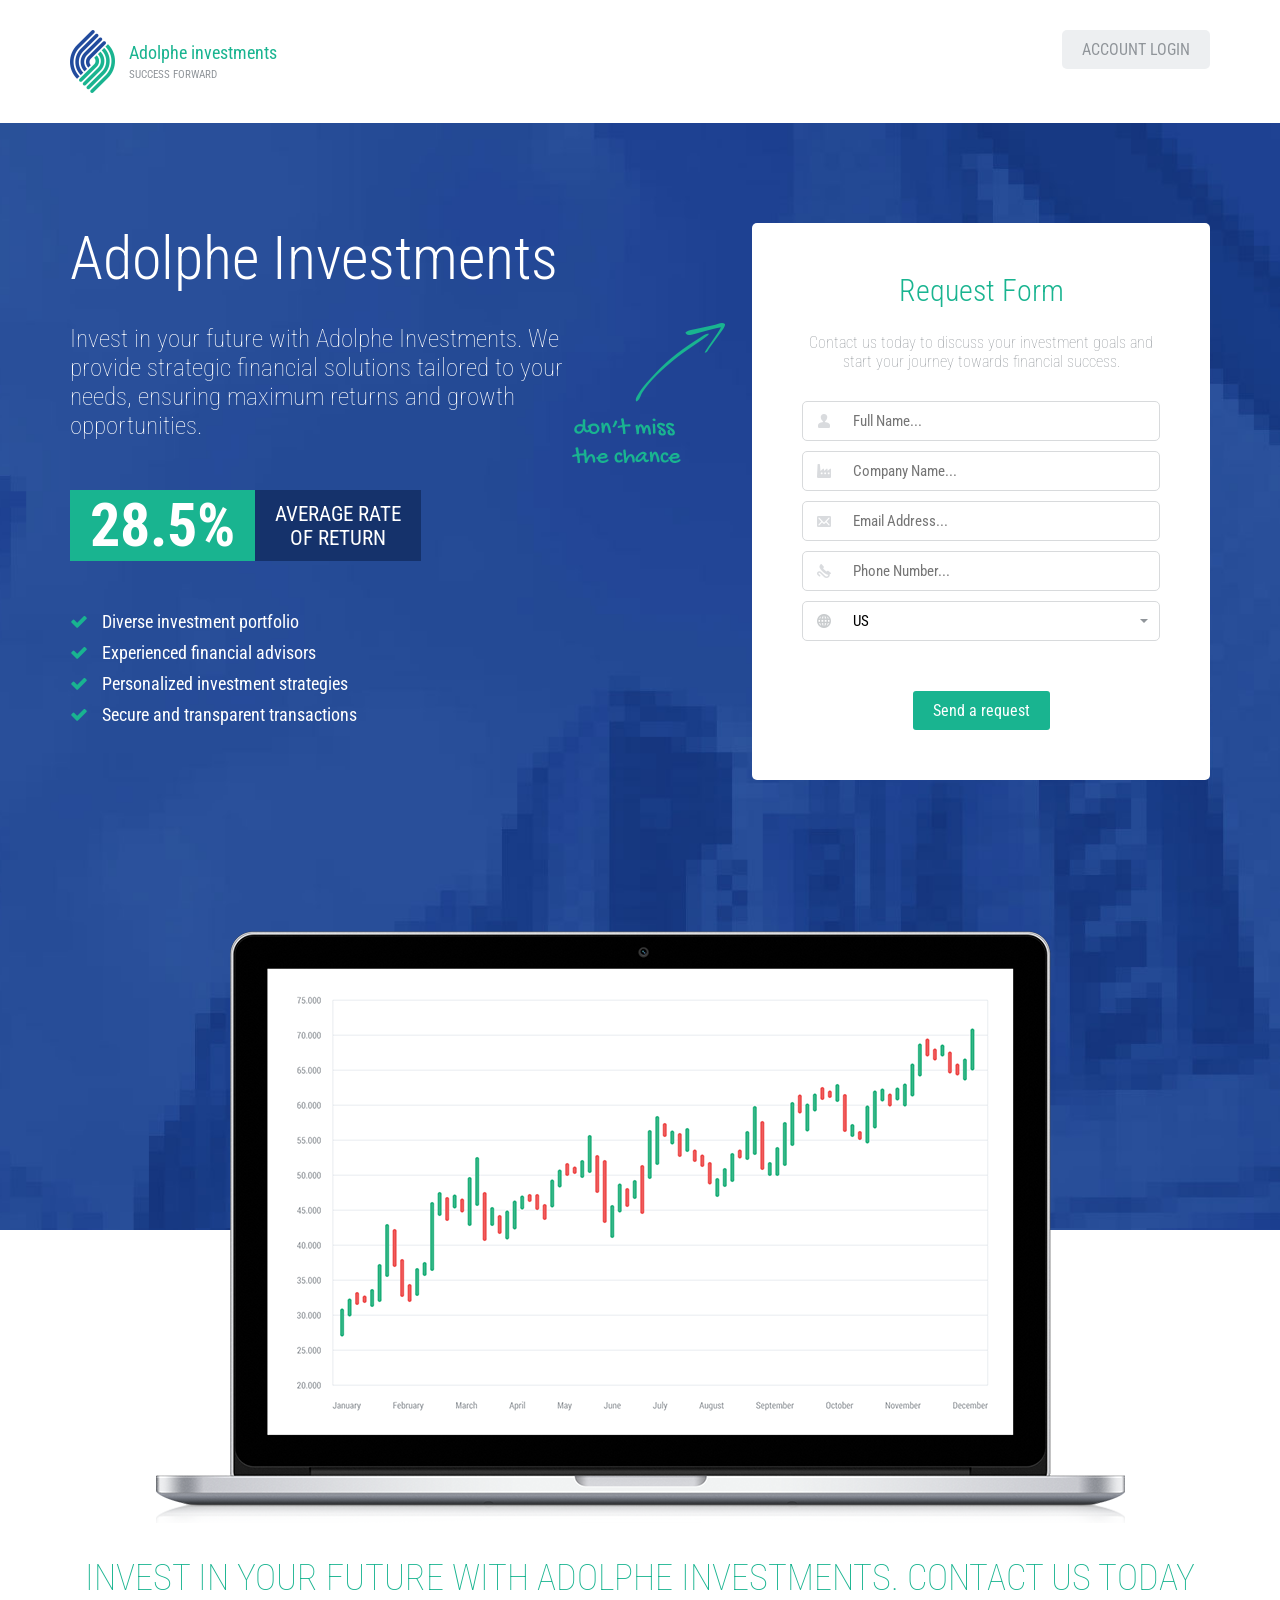
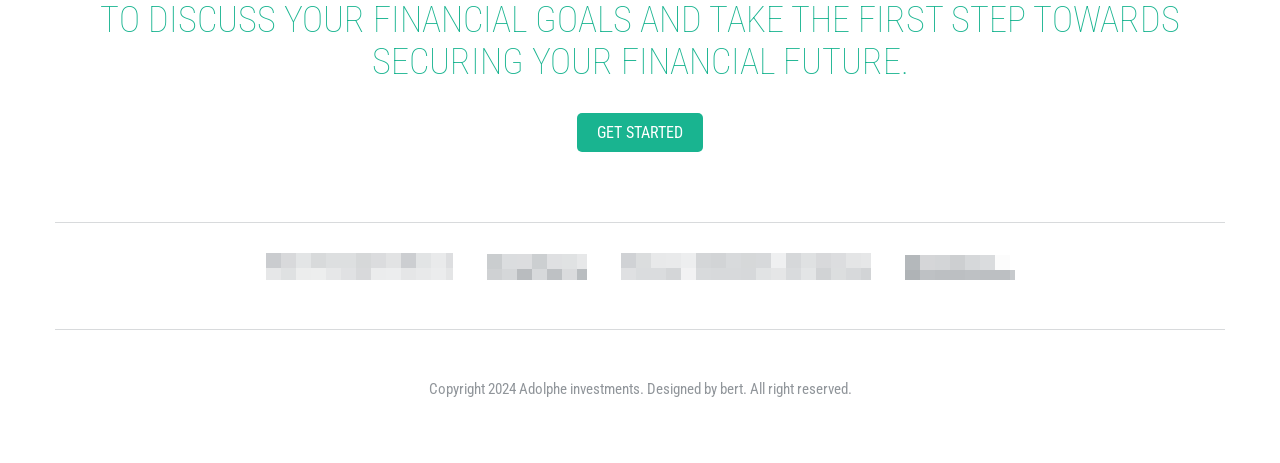
<file: index.html>
<!DOCTYPE html>
<html lang="en">
<head>
    <meta charset="UTF-8">
    <meta http-equiv="X-UA-Compatible" content="IE=edge">
    <meta name="viewport" content="width=device-width, initial-scale=1.0,maximum-scale=1">
    <title>Adolphe Investments Lander</title>
    <!-- Loading third party fonts -->
    <link href="http://fonts.googleapis.com/css?family=Roboto+Condensed:300,400,700" rel="stylesheet" type="text/css">
    <link href="fonts/font-awesome.min.css" rel="stylesheet" type="text/css">
    <!-- Loading main css file -->
    <link rel="stylesheet" href="style.css">
    <!--[if lt IE 9]>
    <script src="js/ie-support/html5.js"></script>
    <script src="js/ie-support/respond.js"></script>
    <![endif]-->
</head>
<body>
    <div id="site-content">
        <header class="site-header">
            <div class="container">
                <a href="index.html" id="branding">
                    <img src="images/logo.png" alt="Company Name" class="logo">
                    <div class="branding-copy">
                        <h1 class="site-title">Adolphe investments</h1>
                        <small class="site-description">Success forward</small>
                    </div>
                </a> <!-- #branding -->
                <a href="https://gaelkbertrand.github.io/adolphe-trading-dashboard/login.html" class="pull-right button muted">Account login</a>
            </div> <!-- .container -->
        </header> <!-- .site-header -->
        <main class="main-content">
            <div class="hero" data-bg-image="dummy/bg.jpg">
                <div class="container">
                    <div class="row">
                        <div class="col-md-6">
                            <h2 class="hero-title">Adolphe Investments</h2>
                            <p>Invest in your future with Adolphe Investments. We provide strategic financial solutions tailored to your needs, ensuring maximum returns and growth opportunities.</p>
                            <div class="rate-box">
                                <div class="num">28.5%</div>
                                <div class="label">Average Rate <br>of Return</div>
                            </div>
                            <ul class="check-list">
                                <li><i class="fa fa-check"></i> Diverse investment portfolio</li>
                                <li><i class="fa fa-check"></i> Experienced financial advisors</li>
                                <li><i class="fa fa-check"></i> Personalized investment strategies</li>
                                <li><i class="fa fa-check"></i> Secure and transparent transactions</li>
                            </ul>
                        </div>
                        <div class="col-md-5 col-md-offset-1">
                            <div class="request-form">
                                <h2>Request Form</h2>
                                <p>Contact us today to discuss your investment goals and start your journey towards financial success.</p>
                                <form action="#">
                                    <input type="text" class="form-name" placeholder="Full Name...">
                                    <input type="text" class="form-company" placeholder="Company Name...">
                                    <input type="text" class="form-email" placeholder="Email Address...">
                                    <input type="text" class="form-phone" placeholder="Phone Number...">
                                    <select name="#" id="#" class="form-country" placeholder="Select Country">
                                        <option value="united state">US</option>
                                    </select>
                                    <div class="action">
                                        <input type="submit" value="Send a request">
                                    </div>
                                </form>
                            </div>
                        </div>
                    </div>
                </div>
            </div>
            <div class="fullwidth-block cta">
                <div class="container">
                    <img src="images/macbook-frame.png" alt="" class="screen">
                    <h2 class="cta-text">Invest in your future with Adolphe Investments. Contact us today to discuss your financial goals and take the first step towards securing your financial future.</h2>
                    <a href="#" class="button">Get Started</a>
                </div>
            </div>
            <div class="fullwidth-block border-top-bottom">
                <div class="container">
                    <img src="dummy/nytimes-logo.png" alt="">
                    <img src="dummy/forbes-logo.png" alt="">
                    <img src="dummy/wallstreetjournal-logo.png" alt="">
                    <img src="dummy/bloomberg-logo.png" alt="">
                </div>
            </div>
        </main> <!-- .main-content -->
        <footer class="site-footer">
            <div class="container">
                <p class="copy">Copyright 2024 Adolphe investments. Designed by bert. All right reserved.</p>
            </div> <!-- .container -->
        </footer> <!-- .site-footer -->
    </div> <!-- #site-content -->
    <script src="js/jquery-1.11.1.min.js"></script>
    <script src="js/plugins.js"></script>
    <script src="js/app.js"></script>
</body>
</html>
</file>
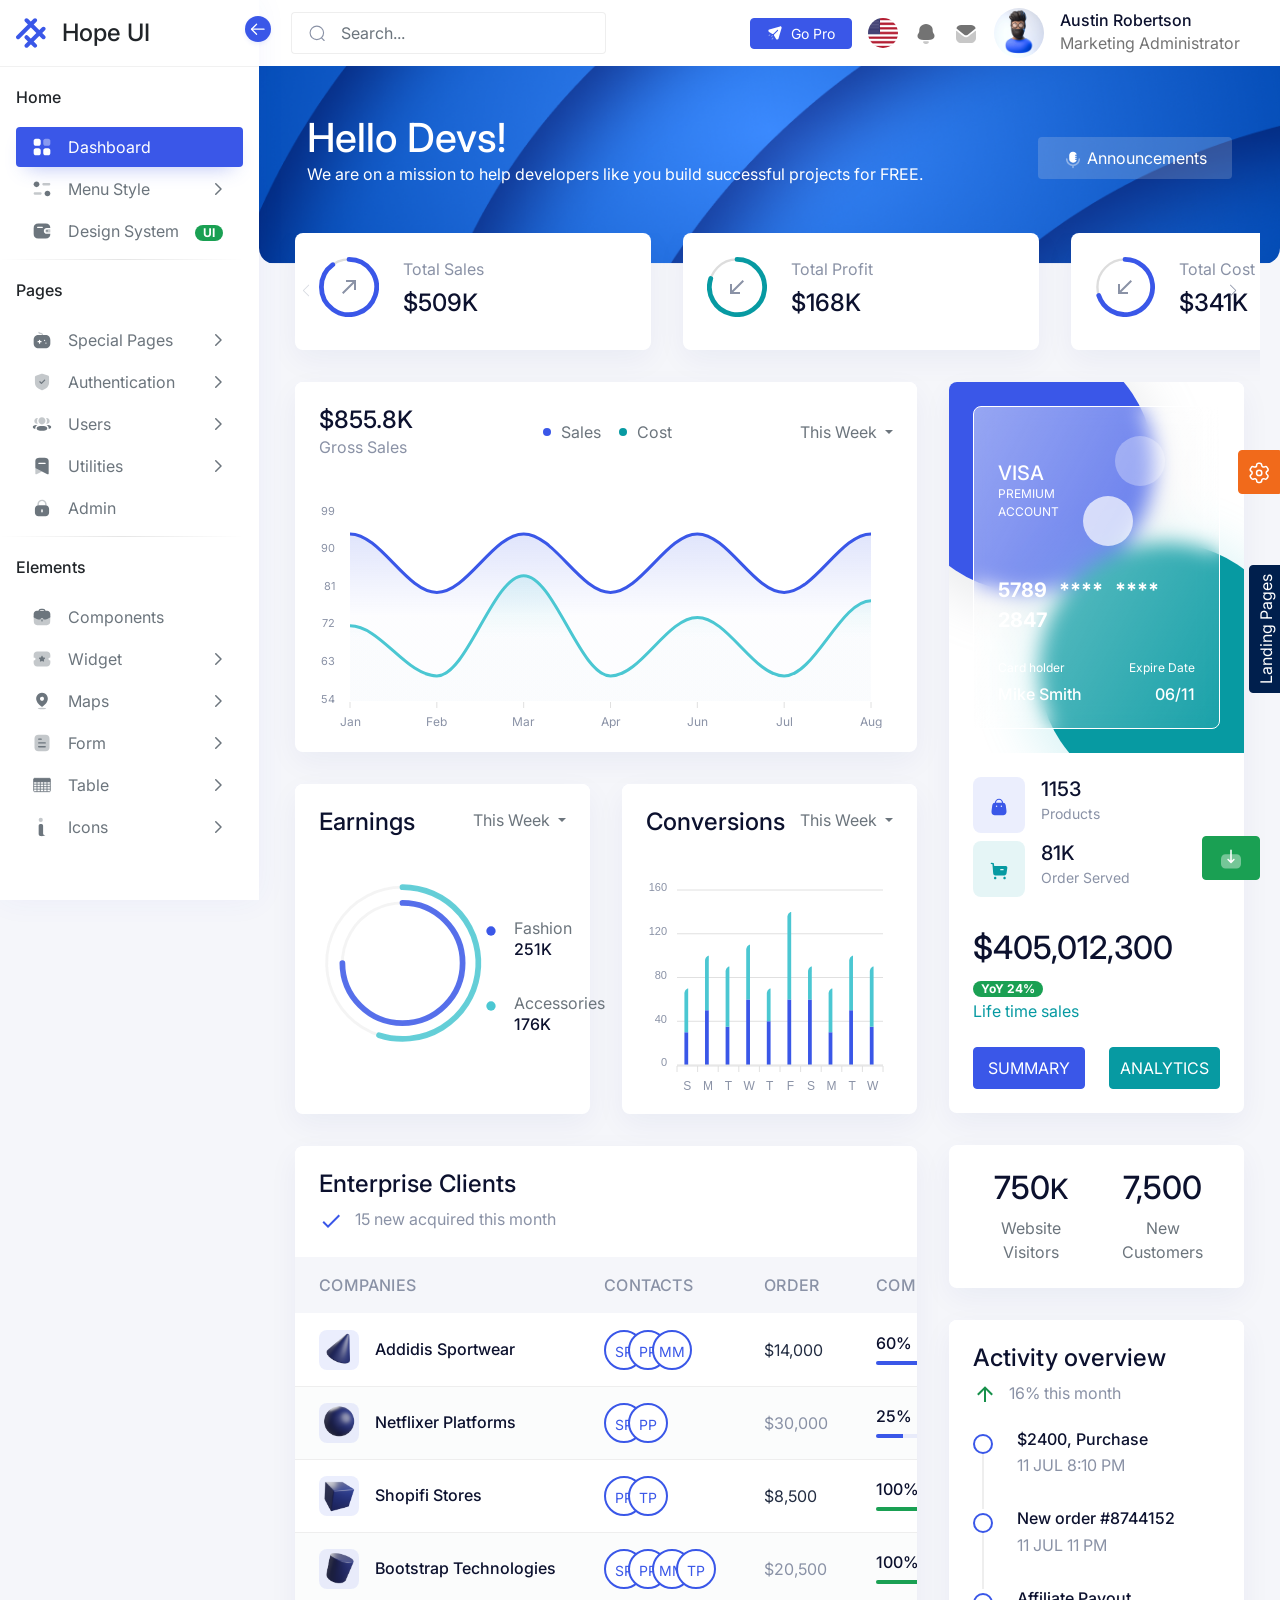
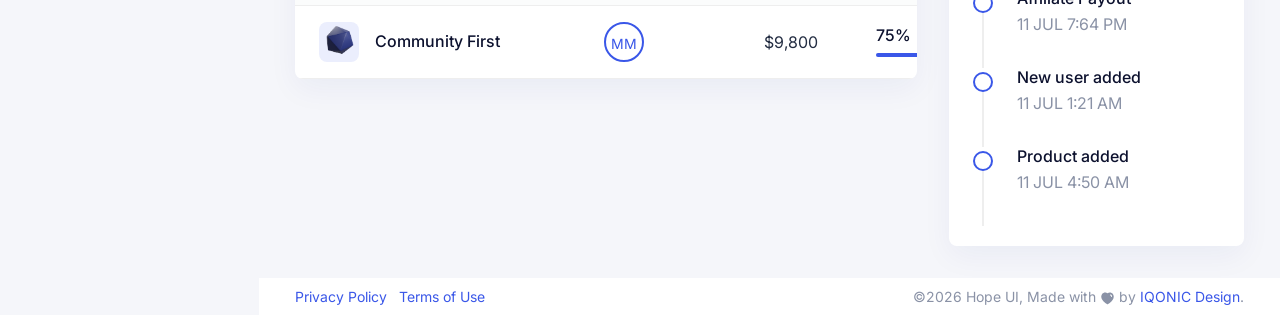
<file: html/dashboard/index.html>
<!doctype html>
<html lang="en" dir="ltr">
  <head>
    <meta charset="utf-8">
      <meta name="viewport" content="width=device-width, initial-scale=1, shrink-to-fit=no">
      <title>Hope UI | Responsive Bootstrap 5 Admin Dashboard Template</title>
      
      <!-- Favicon -->
      <link rel="shortcut icon" href="../assets/images/favicon.ico">
      
      <!-- Library / Plugin Css Build -->
      <link rel="stylesheet" href="../assets/css/core/libs.min.css">
      
      <!-- Aos Animation Css -->
      <link rel="stylesheet" href="../assets/vendor/aos/dist/aos.css">
      
      <!-- Hope Ui Design System Css -->
      <link rel="stylesheet" href="../assets/css/hope-ui.min.css?v=4.0.0">
      
      <!-- Custom Css -->
      <link rel="stylesheet" href="../assets/css/custom.min.css?v=4.0.0">
      
      <!-- Dark Css -->
      <link rel="stylesheet" href="../assets/css/dark.min.css">
      
      <!-- Customizer Css -->
      <link rel="stylesheet" href="../assets/css/customizer.min.css">
      
      <!-- RTL Css -->
      <link rel="stylesheet" href="../assets/css/rtl.min.css">
      
      
  </head>
  <body class="  ">
    <!-- loader Start -->
    <div id="loading">
      <div class="loader simple-loader">
          <div class="loader-body">
          </div>
      </div>    </div>
    <!-- loader END -->
    
    <aside class="sidebar sidebar-default sidebar-white sidebar-base navs-rounded-all ">
        <div class="sidebar-header d-flex align-items-center justify-content-start">
            <a href="../dashboard/index.html" class="navbar-brand">
                
                <!--Logo start-->
                <div class="logo-main">
                    <div class="logo-normal">
                        <svg class=" icon-30" viewBox="0 0 30 30" fill="none" xmlns="http://www.w3.org/2000/svg">
                            <rect x="-0.757324" y="19.2427" width="28" height="4" rx="2" transform="rotate(-45 -0.757324 19.2427)" fill="currentColor"/>
                            <rect x="7.72803" y="27.728" width="28" height="4" rx="2" transform="rotate(-45 7.72803 27.728)" fill="currentColor"/>
                            <rect x="10.5366" y="16.3945" width="16" height="4" rx="2" transform="rotate(45 10.5366 16.3945)" fill="currentColor"/>
                            <rect x="10.5562" y="-0.556152" width="28" height="4" rx="2" transform="rotate(45 10.5562 -0.556152)" fill="currentColor"/>
                        </svg>
                    </div>
                    <div class="logo-mini">
                        <svg class=" icon-30" viewBox="0 0 30 30" fill="none" xmlns="http://www.w3.org/2000/svg">
                            <rect x="-0.757324" y="19.2427" width="28" height="4" rx="2" transform="rotate(-45 -0.757324 19.2427)" fill="currentColor"/>
                            <rect x="7.72803" y="27.728" width="28" height="4" rx="2" transform="rotate(-45 7.72803 27.728)" fill="currentColor"/>
                            <rect x="10.5366" y="16.3945" width="16" height="4" rx="2" transform="rotate(45 10.5366 16.3945)" fill="currentColor"/>
                            <rect x="10.5562" y="-0.556152" width="28" height="4" rx="2" transform="rotate(45 10.5562 -0.556152)" fill="currentColor"/>
                        </svg>
                    </div>
                </div>
                <!--logo End-->
                
                
                
                
                <h4 class="logo-title">Hope UI</h4>
            </a>
            <div class="sidebar-toggle" data-toggle="sidebar" data-active="true">
                <i class="icon">
                    <svg width="20" height="20" viewBox="0 0 24 24" fill="none" xmlns="http://www.w3.org/2000/svg">
                        <path d="M4.25 12.2744L19.25 12.2744" stroke="currentColor" stroke-width="1.5" stroke-linecap="round" stroke-linejoin="round"></path>
                        <path d="M10.2998 18.2988L4.2498 12.2748L10.2998 6.24976" stroke="currentColor" stroke-width="1.5" stroke-linecap="round" stroke-linejoin="round"></path>
                    </svg>
                </i>
            </div>
        </div>
        <div class="sidebar-body pt-0 data-scrollbar">
            <div class="sidebar-list">
                <!-- Sidebar Menu Start -->
                <ul class="navbar-nav iq-main-menu" id="sidebar-menu">
                    <li class="nav-item static-item">
                        <a class="nav-link static-item disabled" href="#" tabindex="-1">
                            <span class="default-icon">Home</span>
                            <span class="mini-icon">-</span>
                        </a>
                    </li>
                    <li class="nav-item">
                        <a class="nav-link active" aria-current="page" href="../dashboard/index.html">
                            <i class="icon">
                                <svg width="20" viewBox="0 0 24 24" fill="none" xmlns="http://www.w3.org/2000/svg" class="icon-20">
                                    <path opacity="0.4" d="M16.0756 2H19.4616C20.8639 2 22.0001 3.14585 22.0001 4.55996V7.97452C22.0001 9.38864 20.8639 10.5345 19.4616 10.5345H16.0756C14.6734 10.5345 13.5371 9.38864 13.5371 7.97452V4.55996C13.5371 3.14585 14.6734 2 16.0756 2Z" fill="currentColor"></path>
                                    <path fill-rule="evenodd" clip-rule="evenodd" d="M4.53852 2H7.92449C9.32676 2 10.463 3.14585 10.463 4.55996V7.97452C10.463 9.38864 9.32676 10.5345 7.92449 10.5345H4.53852C3.13626 10.5345 2 9.38864 2 7.97452V4.55996C2 3.14585 3.13626 2 4.53852 2ZM4.53852 13.4655H7.92449C9.32676 13.4655 10.463 14.6114 10.463 16.0255V19.44C10.463 20.8532 9.32676 22 7.92449 22H4.53852C3.13626 22 2 20.8532 2 19.44V16.0255C2 14.6114 3.13626 13.4655 4.53852 13.4655ZM19.4615 13.4655H16.0755C14.6732 13.4655 13.537 14.6114 13.537 16.0255V19.44C13.537 20.8532 14.6732 22 16.0755 22H19.4615C20.8637 22 22 20.8532 22 19.44V16.0255C22 14.6114 20.8637 13.4655 19.4615 13.4655Z" fill="currentColor"></path>
                                </svg>
                            </i>
                            <span class="item-name">Dashboard</span>
                        </a>
                    </li>
                    <li class="nav-item">
                        <a class="nav-link" data-bs-toggle="collapse" href="#horizontal-menu" role="button" aria-expanded="false" aria-controls="horizontal-menu">
                            <i class="icon">
                                
                                <svg width="20" viewBox="0 0 24 24" fill="none" xmlns="http://www.w3.org/2000/svg" class="icon-20">
                                    <path opacity="0.4" d="M10.0833 15.958H3.50777C2.67555 15.958 2 16.6217 2 17.4393C2 18.2559 2.67555 18.9207 3.50777 18.9207H10.0833C10.9155 18.9207 11.5911 18.2559 11.5911 17.4393C11.5911 16.6217 10.9155 15.958 10.0833 15.958Z" fill="currentColor"></path>
                                    <path opacity="0.4" d="M22.0001 6.37867C22.0001 5.56214 21.3246 4.89844 20.4934 4.89844H13.9179C13.0857 4.89844 12.4102 5.56214 12.4102 6.37867C12.4102 7.1963 13.0857 7.86 13.9179 7.86H20.4934C21.3246 7.86 22.0001 7.1963 22.0001 6.37867Z" fill="currentColor"></path>
                                    <path d="M8.87774 6.37856C8.87774 8.24523 7.33886 9.75821 5.43887 9.75821C3.53999 9.75821 2 8.24523 2 6.37856C2 4.51298 3.53999 3 5.43887 3C7.33886 3 8.87774 4.51298 8.87774 6.37856Z" fill="currentColor"></path>
                                    <path d="M21.9998 17.3992C21.9998 19.2648 20.4609 20.7777 18.5609 20.7777C16.6621 20.7777 15.1221 19.2648 15.1221 17.3992C15.1221 15.5325 16.6621 14.0195 18.5609 14.0195C20.4609 14.0195 21.9998 15.5325 21.9998 17.3992Z" fill="currentColor"></path>
                                </svg>
                            </i>
                            <span class="item-name">Menu Style</span>
                            <i class="right-icon">
                                <svg class="icon-18" xmlns="http://www.w3.org/2000/svg" width="18" fill="none" viewBox="0 0 24 24" stroke="currentColor">
                                    <path stroke-linecap="round" stroke-linejoin="round" stroke-width="2" d="M9 5l7 7-7 7" />
                                </svg>
                            </i>
                        </a>
                        <ul class="sub-nav collapse" id="horizontal-menu" data-bs-parent="#sidebar-menu">
                            <li class="nav-item">
                                <a class="nav-link " href="../dashboard/index-horizontal.html">
                                  <i class="icon">
                                        <svg class="icon-10" xmlns="http://www.w3.org/2000/svg" width="10" viewBox="0 0 24 24" fill="currentColor">
                                            <g>
                                            <circle cx="12" cy="12" r="8" fill="currentColor"></circle>
                                            </g>
                                        </svg>
                                    </i>
                                  <i class="sidenav-mini-icon"> H </i>
                                  <span class="item-name"> Horizontal </span>
                                </a>
                            </li>
                            <li class="nav-item">
                                <a class="nav-link " href="../dashboard/index-dual-horizontal.html">
                                    <i class="icon">
                                        <svg class="icon-10" xmlns="http://www.w3.org/2000/svg" width="10" viewBox="0 0 24 24" fill="currentColor">
                                            <g>
                                            <circle cx="12" cy="12" r="8" fill="currentColor"></circle>
                                            </g>
                                        </svg>
                                    </i>
                                    <i class="sidenav-mini-icon"> D </i>
                                    <span class="item-name">Dual Horizontal</span>
                                </a>
                            </li>
                            <li class="nav-item">
                                <a class="nav-link " href="../dashboard/index-dual-compact.html">
                                    <i class="icon svg-icon">
                                        <svg class="icon-10" xmlns="http://www.w3.org/2000/svg" width="10" viewBox="0 0 24 24" fill="currentColor">
                                            <g>
                                            <circle cx="12" cy="12" r="8" fill="currentColor"></circle>
                                            </g>
                                        </svg>
                                    </i>
                                    <i class="sidenav-mini-icon"> D </i>                   
                                    <span class="item-name">Dual Compact</span>
                                </a>
                            </li>
                            <li class="nav-item">
                                <a class="nav-link " href="../dashboard/index-boxed.html">
                                    <i class="icon">
                                        <svg class="icon-10" xmlns="http://www.w3.org/2000/svg" width="10" viewBox="0 0 24 24" fill="currentColor">
                                            <g>
                                            <circle cx="12" cy="12" r="8" fill="currentColor"></circle>
                                            </g>
                                        </svg>
                                    </i>
                                    <i class="sidenav-mini-icon"> B </i>
                                    <span class="item-name">Boxed Horizontal</span>
                                </a>
                            </li>
                            <li class="nav-item">
                                <a class="nav-link " href="../dashboard/index-boxed-fancy.html">
                                    <i class="icon">
                                        <svg class="icon-10" xmlns="http://www.w3.org/2000/svg" width="10" viewBox="0 0 24 24" fill="currentColor">
                                            <g>
                                            <circle cx="12" cy="12" r="8" fill="currentColor"></circle>
                                            </g>
                                        </svg>
                                    </i>
                                    <i class="sidenav-mini-icon"> B </i>
                                    <span class="item-name">Boxed Fancy</span>
                                </a>
                            </li>
                        </ul>
                    </li>
                     <li class="nav-item">
                        <a class="nav-link" aria-current="page" href="https://templates.iqonic.design/hope-ui/html/dist/" target="_blank">
                            <i class="icon">
                                 <svg class="icon-20" width="20" viewBox="0 0 24 24" fill="none" xmlns="http://www.w3.org/2000/svg">
                                    <path fill-rule="evenodd" clip-rule="evenodd" d="M21.9964 8.37513H17.7618C15.7911 8.37859 14.1947 9.93514 14.1911 11.8566C14.1884 13.7823 15.7867 15.3458 17.7618 15.3484H22V15.6543C22 19.0136 19.9636 21 16.5173 21H7.48356C4.03644 21 2 19.0136 2 15.6543V8.33786C2 4.97862 4.03644 3 7.48356 3H16.5138C19.96 3 21.9964 4.97862 21.9964 8.33786V8.37513ZM6.73956 8.36733H12.3796H12.3831H12.3902C12.8124 8.36559 13.1538 8.03019 13.152 7.61765C13.1502 7.20598 12.8053 6.87318 12.3831 6.87491H6.73956C6.32 6.87664 5.97956 7.20858 5.97778 7.61852C5.976 8.03019 6.31733 8.36559 6.73956 8.36733Z" fill="currentColor"></path>
                                    <path opacity="0.4" d="M16.0374 12.2966C16.2465 13.2478 17.0805 13.917 18.0326 13.8996H21.2825C21.6787 13.8996 22 13.5715 22 13.166V10.6344C21.9991 10.2297 21.6787 9.90077 21.2825 9.8999H17.9561C16.8731 9.90338 15.9983 10.8024 16 11.9102C16 12.0398 16.0128 12.1695 16.0374 12.2966Z" fill="currentColor"></path>
                                    <circle cx="18" cy="11.8999" r="1" fill="currentColor"></circle>
                                </svg>
                                                         
                            </i>
                            <span class="item-name">Design System<span class="badge rounded-pill bg-success item-name">UI</span></span>
                        </a>
                    </li>
                    <li><hr class="hr-horizontal"></li>
                    <li class="nav-item static-item">
                        <a class="nav-link static-item disabled" href="#" tabindex="-1">
                            <span class="default-icon">Pages</span>
                            <span class="mini-icon">-</span>
                        </a>
                    </li>
                    <li class="nav-item">
                        <a class="nav-link" data-bs-toggle="collapse" href="#sidebar-special" role="button" aria-expanded="false" aria-controls="sidebar-special">
                            <i class="icon">
                                <svg class="icon-20"  width="20" viewBox="0 0 24 24" fill="none" xmlns="http://www.w3.org/2000/svg">
                                    <path opacity="0.4" d="M13.3051 5.88243V6.06547C12.8144 6.05584 12.3237 6.05584 11.8331 6.05584V5.89206C11.8331 5.22733 11.2737 4.68784 10.6064 4.68784H9.63482C8.52589 4.68784 7.62305 3.80152 7.62305 2.72254C7.62305 2.32755 7.95671 2 8.35906 2C8.77123 2 9.09508 2.32755 9.09508 2.72254C9.09508 3.01155 9.34042 3.24276 9.63482 3.24276H10.6064C12.0882 3.2524 13.2953 4.43736 13.3051 5.88243Z" fill="currentColor"></path>
                                    <path fill-rule="evenodd" clip-rule="evenodd" d="M15.164 6.08279C15.4791 6.08712 15.7949 6.09145 16.1119 6.09469C19.5172 6.09469 22 8.52241 22 11.875V16.1813C22 19.5339 19.5172 21.9616 16.1119 21.9616C14.7478 21.9905 13.3837 22.0001 12.0098 22.0001C10.6359 22.0001 9.25221 21.9905 7.88813 21.9616C4.48283 21.9616 2 19.5339 2 16.1813V11.875C2 8.52241 4.48283 6.09469 7.89794 6.09469C9.18351 6.07542 10.4985 6.05615 11.8332 6.05615C12.3238 6.05615 12.8145 6.05615 13.3052 6.06579C13.9238 6.06579 14.5425 6.07427 15.164 6.08279ZM10.8518 14.7459H9.82139V15.767C9.82139 16.162 9.48773 16.4896 9.08538 16.4896C8.67321 16.4896 8.34936 16.162 8.34936 15.767V14.7459H7.30913C6.90677 14.7459 6.57311 14.4279 6.57311 14.0233C6.57311 13.6283 6.90677 13.3008 7.30913 13.3008H8.34936V12.2892C8.34936 11.8942 8.67321 11.5667 9.08538 11.5667C9.48773 11.5667 9.82139 11.8942 9.82139 12.2892V13.3008H10.8518C11.2542 13.3008 11.5878 13.6283 11.5878 14.0233C11.5878 14.4279 11.2542 14.7459 10.8518 14.7459ZM15.0226 13.1177H15.1207C15.5231 13.1177 15.8567 12.7998 15.8567 12.3952C15.8567 12.0002 15.5231 11.6727 15.1207 11.6727H15.0226C14.6104 11.6727 14.2866 12.0002 14.2866 12.3952C14.2866 12.7998 14.6104 13.1177 15.0226 13.1177ZM16.7007 16.4318H16.7988C17.2012 16.4318 17.5348 16.1139 17.5348 15.7092C17.5348 15.3143 17.2012 14.9867 16.7988 14.9867H16.7007C16.2885 14.9867 15.9647 15.3143 15.9647 15.7092C15.9647 16.1139 16.2885 16.4318 16.7007 16.4318Z" fill="currentColor"></path>
                                </svg>
                            </i>
                            <span class="item-name">Special Pages</span>
                            <i class="right-icon">
                                <svg class="icon-18" xmlns="http://www.w3.org/2000/svg" width="18" fill="none" viewBox="0 0 24 24" stroke="currentColor">
                                    <path stroke-linecap="round" stroke-linejoin="round" stroke-width="2" d="M9 5l7 7-7 7" />
                                </svg>
                            </i>
                        </a>
                        <ul class="sub-nav collapse" id="sidebar-special" data-bs-parent="#sidebar-menu">
                            <li class="nav-item">
                                <a class="nav-link " href="../dashboard/special-pages/billing.html">
                                  <i class="icon">
                                        <svg class="icon-10" xmlns="http://www.w3.org/2000/svg" width="10" viewBox="0 0 24 24" fill="currentColor">
                                            <g>
                                            <circle cx="12" cy="12" r="8" fill="currentColor"></circle>
                                            </g>
                                        </svg>
                                    </i>
                                  <i class="sidenav-mini-icon"> B </i>
                                  <span class="item-name">Billing</span>
                                </a>
                            </li>
                            <li class="nav-item">
                                <a class="nav-link " href="../dashboard/special-pages/calender.html">
                                    <i class="icon">
                                        <svg class="icon-10" xmlns="http://www.w3.org/2000/svg" width="10" viewBox="0 0 24 24" fill="currentColor">
                                            <g>
                                            <circle cx="12" cy="12" r="8" fill="currentColor"></circle>
                                            </g>
                                        </svg>
                                    </i>
                                    <i class="sidenav-mini-icon"> C </i>
                                    <span class="item-name">Calender</span>
                                </a>
                            </li>
                            <li class="nav-item">
                                <a class="nav-link " href="../dashboard/special-pages/kanban.html">
                                   <i class="icon">
                                        <svg class="icon-10" xmlns="http://www.w3.org/2000/svg" width="10" viewBox="0 0 24 24" fill="currentColor">
                                            <g>
                                            <circle cx="12" cy="12" r="8" fill="currentColor"></circle>
                                            </g>
                                        </svg>
                                    </i>
                                   <i class="sidenav-mini-icon"> K </i>
                                   <span class="item-name">kanban</span>
                                </a>
                            </li>
                            <li class="nav-item">
                                <a class="nav-link " href="../dashboard/special-pages/pricing.html">
                                    <i class="icon">
                                        <svg class="icon-10" xmlns="http://www.w3.org/2000/svg" width="10" viewBox="0 0 24 24" fill="currentColor">
                                            <g>
                                            <circle cx="12" cy="12" r="8" fill="currentColor"></circle>
                                            </g>
                                        </svg>
                                    </i>
                                    <i class="sidenav-mini-icon"> P </i>
                                    <span class="item-name">Pricing</span>
                                </a>
                            </li>
                            <li class="nav-item">
                                <a class="nav-link " href="../dashboard/special-pages/rtl-support.html">
                                    <i class="icon">
                                        <svg class="icon-10" xmlns="http://www.w3.org/2000/svg" width="10" viewBox="0 0 24 24" fill="currentColor">
                                            <g>
                                            <circle cx="12" cy="12" r="8" fill="currentColor"></circle>
                                            </g>
                                        </svg>
                                    </i>
                                    <i class="sidenav-mini-icon"> R </i>
                                    <span class="item-name">RTL Support</span>
                                </a>
                            </li>
                            <li class="nav-item">
                                <a class="nav-link " href="../dashboard/special-pages/timeline.html">
                                    <i class="icon">
                                        <svg class="icon-10" xmlns="http://www.w3.org/2000/svg" width="10" viewBox="0 0 24 24" fill="currentColor">
                                            <g>
                                            <circle cx="12" cy="12" r="8" fill="currentColor"></circle>
                                            </g>
                                        </svg>
                                    </i>
                                    <i class="sidenav-mini-icon"> T </i>
                                    <span class="item-name">Timeline</span>
                                </a>
                            </li>
                        </ul>
                    </li>
                    <li class="nav-item">
                        <a class="nav-link" data-bs-toggle="collapse" href="#sidebar-auth" role="button" aria-expanded="false" aria-controls="sidebar-user">
                            <i class="icon">
                                <svg class="icon-20" width="20" viewBox="0 0 24 24" fill="none" xmlns="http://www.w3.org/2000/svg">
                                    <path opacity="0.4" d="M12.0865 22C11.9627 22 11.8388 21.9716 11.7271 21.9137L8.12599 20.0496C7.10415 19.5201 6.30481 18.9259 5.68063 18.2336C4.31449 16.7195 3.5544 14.776 3.54232 12.7599L3.50004 6.12426C3.495 5.35842 3.98931 4.67103 4.72826 4.41215L11.3405 2.10679C11.7331 1.96656 12.1711 1.9646 12.5707 2.09992L19.2081 4.32684C19.9511 4.57493 20.4535 5.25742 20.4575 6.02228L20.4998 12.6628C20.5129 14.676 19.779 16.6274 18.434 18.1581C17.8168 18.8602 17.0245 19.4632 16.0128 20.0025L12.4439 21.9088C12.3331 21.9686 12.2103 21.999 12.0865 22Z" fill="currentColor"></path>
                                    <path d="M11.3194 14.3209C11.1261 14.3219 10.9328 14.2523 10.7838 14.1091L8.86695 12.2656C8.57097 11.9793 8.56795 11.5145 8.86091 11.2262C9.15387 10.9369 9.63207 10.934 9.92906 11.2193L11.3083 12.5451L14.6758 9.22479C14.9698 8.93552 15.448 8.93258 15.744 9.21793C16.041 9.50426 16.044 9.97004 15.751 10.2574L11.8519 14.1022C11.7049 14.2474 11.5127 14.3199 11.3194 14.3209Z" fill="currentColor"></path>
                                </svg>
                            </i>
                            <span class="item-name">Authentication</span>
                            <i class="right-icon">
                                <svg class="icon-18" xmlns="http://www.w3.org/2000/svg" width="18" fill="none" viewBox="0 0 24 24" stroke="currentColor">
                                    <path stroke-linecap="round" stroke-linejoin="round" stroke-width="2" d="M9 5l7 7-7 7" />
                                </svg>
                            </i>
                        </a>
                        <ul class="sub-nav collapse" id="sidebar-auth" data-bs-parent="#sidebar-menu">
                            <li class="nav-item">
                                <a class="nav-link" href="../dashboard/auth/sign-in.html">
                                    <i class="icon">
                                        <svg class="icon-10" xmlns="http://www.w3.org/2000/svg" width="10" viewBox="0 0 24 24" fill="currentColor">
                                            <g>
                                            <circle cx="12" cy="12" r="8" fill="currentColor"></circle>
                                            </g>
                                        </svg>
                                    </i>
                                    <i class="sidenav-mini-icon"> L </i>
                                    <span class="item-name">Login</span>
                                </a>
                            </li>
                            <li class="nav-item">
                                <a class="nav-link" href="../dashboard/auth/sign-up.html">
                                    <i class="icon">
                                        <svg class="icon-10" xmlns="http://www.w3.org/2000/svg" width="10" viewBox="0 0 24 24" fill="currentColor">
                                            <g>
                                            <circle cx="12" cy="12" r="8" fill="currentColor"></circle>
                                            </g>
                                        </svg>
                                    </i>
                                    <i class="sidenav-mini-icon"> R </i>
                                    <span class="item-name">Register</span>
                                </a>
                            </li>
                            <li class="nav-item">
                                <a class="nav-link" href="../dashboard/auth/confirm-mail.html">
                                    <i class="icon">
                                        <svg class="icon-10" xmlns="http://www.w3.org/2000/svg" width="10" viewBox="0 0 24 24" fill="currentColor">
                                            <g>
                                            <circle cx="12" cy="12" r="8" fill="currentColor"></circle>
                                            </g>
                                        </svg>
                                    </i>
                                    <i class="sidenav-mini-icon"> C </i>
                                    <span class="item-name">Confirm Mail</span>
                                </a>
                            </li>
                            <li class="nav-item">
                                <a class="nav-link" href="../dashboard/auth/lock-screen.html">
                                    <i class="icon">
                                        <svg class="icon-10" xmlns="http://www.w3.org/2000/svg" width="10" viewBox="0 0 24 24" fill="currentColor">
                                            <g>
                                            <circle cx="12" cy="12" r="8" fill="currentColor"></circle>
                                            </g>
                                        </svg>
                                    </i>
                                    <i class="sidenav-mini-icon"> L </i>
                                    <span class="item-name">Lock Screen</span>
                                </a>
                            </li>
                            <li class="nav-item">
                                <a class="nav-link" href="../dashboard/auth/recoverpw.html">
                                   <i class="icon">
                                        <svg class="icon-10" xmlns="http://www.w3.org/2000/svg" width="10" viewBox="0 0 24 24" fill="currentColor">
                                            <g>
                                            <circle cx="12" cy="12" r="8" fill="currentColor"></circle>
                                            </g>
                                        </svg>
                                    </i>
                                    <i class="sidenav-mini-icon"> R </i>
                                    <span class="item-name">Recover password</span>
                                </a>
                            </li>
                        </ul>
                    </li>
                    <li class="nav-item">
                        <a class="nav-link" data-bs-toggle="collapse" href="#sidebar-user" role="button" aria-expanded="false" aria-controls="sidebar-user">
                            <i class="icon">
                                <svg class="icon-20" width="20" viewBox="0 0 24 24" fill="none" xmlns="http://www.w3.org/2000/svg">
                                    <path d="M11.9488 14.54C8.49884 14.54 5.58789 15.1038 5.58789 17.2795C5.58789 19.4562 8.51765 20.0001 11.9488 20.0001C15.3988 20.0001 18.3098 19.4364 18.3098 17.2606C18.3098 15.084 15.38 14.54 11.9488 14.54Z" fill="currentColor"></path>
                                    <path opacity="0.4" d="M11.949 12.467C14.2851 12.467 16.1583 10.5831 16.1583 8.23351C16.1583 5.88306 14.2851 4 11.949 4C9.61293 4 7.73975 5.88306 7.73975 8.23351C7.73975 10.5831 9.61293 12.467 11.949 12.467Z" fill="currentColor"></path>
                                    <path opacity="0.4" d="M21.0881 9.21923C21.6925 6.84176 19.9205 4.70654 17.664 4.70654C17.4187 4.70654 17.1841 4.73356 16.9549 4.77949C16.9244 4.78669 16.8904 4.802 16.8725 4.82902C16.8519 4.86324 16.8671 4.90917 16.8895 4.93889C17.5673 5.89528 17.9568 7.0597 17.9568 8.30967C17.9568 9.50741 17.5996 10.6241 16.9728 11.5508C16.9083 11.6462 16.9656 11.775 17.0793 11.7948C17.2369 11.8227 17.3981 11.8371 17.5629 11.8416C19.2059 11.8849 20.6807 10.8213 21.0881 9.21923Z" fill="currentColor"></path>
                                    <path d="M22.8094 14.817C22.5086 14.1722 21.7824 13.73 20.6783 13.513C20.1572 13.3851 18.747 13.205 17.4352 13.2293C17.4155 13.232 17.4048 13.2455 17.403 13.2545C17.4003 13.2671 17.4057 13.2887 17.4316 13.3022C18.0378 13.6039 20.3811 14.916 20.0865 17.6834C20.074 17.8032 20.1698 17.9068 20.2888 17.8888C20.8655 17.8059 22.3492 17.4853 22.8094 16.4866C23.0637 15.9589 23.0637 15.3456 22.8094 14.817Z" fill="currentColor"></path>
                                    <path opacity="0.4" d="M7.04459 4.77973C6.81626 4.7329 6.58077 4.70679 6.33543 4.70679C4.07901 4.70679 2.30701 6.84201 2.9123 9.21947C3.31882 10.8216 4.79355 11.8851 6.43661 11.8419C6.60136 11.8374 6.76343 11.8221 6.92013 11.7951C7.03384 11.7753 7.09115 11.6465 7.02668 11.551C6.3999 10.6234 6.04263 9.50765 6.04263 8.30991C6.04263 7.05904 6.43303 5.89462 7.11085 4.93913C7.13234 4.90941 7.14845 4.86348 7.12696 4.82926C7.10906 4.80135 7.07593 4.78694 7.04459 4.77973Z" fill="currentColor"></path>
                                    <path d="M3.32156 13.5127C2.21752 13.7297 1.49225 14.1719 1.19139 14.8167C0.936203 15.3453 0.936203 15.9586 1.19139 16.4872C1.65163 17.4851 3.13531 17.8066 3.71195 17.8885C3.83104 17.9065 3.92595 17.8038 3.91342 17.6832C3.61883 14.9167 5.9621 13.6046 6.56918 13.3029C6.59425 13.2885 6.59962 13.2677 6.59694 13.2542C6.59515 13.2452 6.5853 13.2317 6.5656 13.2299C5.25294 13.2047 3.84358 13.3848 3.32156 13.5127Z" fill="currentColor"></path>
                                </svg>
                            </i>
                            <span class="item-name">Users</span>
                            <i class="right-icon">
                                <svg class="icon-18" xmlns="http://www.w3.org/2000/svg" width="18" fill="none" viewBox="0 0 24 24" stroke="currentColor">
                                    <path stroke-linecap="round" stroke-linejoin="round" stroke-width="2" d="M9 5l7 7-7 7" />
                                </svg>
                            </i>
                        </a>
                        <ul class="sub-nav collapse" id="sidebar-user" data-bs-parent="#sidebar-menu">
                            <li class="nav-item">
                                <a class="nav-link " href="../dashboard/app/user-profile.html">
                                    <i class="icon">
                                        <svg class="icon-10" xmlns="http://www.w3.org/2000/svg" width="10" viewBox="0 0 24 24" fill="currentColor">
                                            <g>
                                            <circle cx="12" cy="12" r="8" fill="currentColor"></circle>
                                            </g>
                                        </svg>
                                    </i>
                                    <i class="sidenav-mini-icon"> U </i>
                                    <span class="item-name">User Profile</span>
                                </a>
                            </li>
                            <li class="nav-item">
                                <a class="nav-link " href="../dashboard/app/user-add.html">
                                    <i class="icon">
                                        <svg class="icon-10" xmlns="http://www.w3.org/2000/svg" width="10" viewBox="0 0 24 24" fill="currentColor">
                                            <g>
                                            <circle cx="12" cy="12" r="8" fill="currentColor"></circle>
                                            </g>
                                        </svg>
                                    </i>
                                    <i class="sidenav-mini-icon"> A </i>
                                    <span class="item-name">Add User</span>
                                </a>
                            </li>
                            <li class="nav-item">
                                <a class="nav-link " href="../dashboard/app/user-list.html">
                                    <i class="icon">
                                        <svg class="icon-10" xmlns="http://www.w3.org/2000/svg" width="10" viewBox="0 0 24 24" fill="currentColor">
                                            <g>
                                            <circle cx="12" cy="12" r="8" fill="currentColor"></circle>
                                            </g>
                                        </svg>
                                    </i>
                                    <i class="sidenav-mini-icon"> U </i>
                                    <span class="item-name">User List</span>
                                </a>
                            </li>
                        </ul>
                    </li>
                    <li class="nav-item">
                        <a class="nav-link" data-bs-toggle="collapse" href="#utilities-error" role="button" aria-expanded="false" aria-controls="utilities-error">
                            <i class="icon">
                                <svg class="icon-20" width="20" viewBox="0 0 24 24" fill="none" xmlns="http://www.w3.org/2000/svg">
                                    <path opacity="0.4" d="M11.9912 18.6215L5.49945 21.864C5.00921 22.1302 4.39768 21.9525 4.12348 21.4643C4.0434 21.3108 4.00106 21.1402 4 20.9668V13.7087C4 14.4283 4.40573 14.8725 5.47299 15.37L11.9912 18.6215Z" fill="currentColor"></path>
                                    <path fill-rule="evenodd" clip-rule="evenodd" d="M8.89526 2H15.0695C17.7773 2 19.9735 3.06605 20 5.79337V20.9668C19.9989 21.1374 19.9565 21.3051 19.8765 21.4554C19.7479 21.7007 19.5259 21.8827 19.2615 21.9598C18.997 22.0368 18.7128 22.0023 18.4741 21.8641L11.9912 18.6215L5.47299 15.3701C4.40573 14.8726 4 14.4284 4 13.7088V5.79337C4 3.06605 6.19625 2 8.89526 2ZM8.22492 9.62227H15.7486C16.1822 9.62227 16.5336 9.26828 16.5336 8.83162C16.5336 8.39495 16.1822 8.04096 15.7486 8.04096H8.22492C7.79137 8.04096 7.43991 8.39495 7.43991 8.83162C7.43991 9.26828 7.79137 9.62227 8.22492 9.62227Z" fill="currentColor"></path>
                                </svg>
                            </i>
                            <span class="item-name">Utilities</span>
                            <i class="right-icon">
                                <svg class="icon-18" xmlns="http://www.w3.org/2000/svg" width="18" fill="none" viewBox="0 0 24 24" stroke="currentColor">
                                    <path stroke-linecap="round" stroke-linejoin="round" stroke-width="2" d="M9 5l7 7-7 7" />
                                </svg>
                            </i>
                        </a>
                        <ul class="sub-nav collapse" id="utilities-error" data-bs-parent="#sidebar-menu">
                            <li class="nav-item">
                                <a class="nav-link " href="../dashboard/errors/error404.html">
                                    <i class="icon">
                                        <svg class="icon-10" xmlns="http://www.w3.org/2000/svg" width="10" viewBox="0 0 24 24" fill="currentColor">
                                            <g>
                                            <circle cx="12" cy="12" r="8" fill="currentColor"></circle>
                                            </g>
                                        </svg>
                                    </i>
                                    <span class="item-name">Error 404</span>
                                </a>
                            </li>
                            <li class="nav-item">
                                <a class="nav-link " href="../dashboard/errors/error500.html">
                                    <i class="icon">
                                        <svg class="icon-10" xmlns="http://www.w3.org/2000/svg" width="10" viewBox="0 0 24 24" fill="currentColor">
                                            <g>
                                            <circle cx="12" cy="12" r="8" fill="currentColor"></circle>
                                            </g>
                                        </svg>
                                    </i>
                                    <span class="item-name">Error 500</span>
                                </a>
                            </li>
                            <li class="nav-item">
                                <a class="nav-link " href="../dashboard/errors/maintenance.html">
                                    <i class="icon">
                                        <svg  class="icon-10" xmlns="http://www.w3.org/2000/svg" width="10" viewBox="0 0 24 24" fill="currentColor">
                                            <g>
                                            <circle cx="12" cy="12" r="8" fill="currentColor"></circle>
                                            </g>
                                        </svg>
                                    </i>
                                    <span class="item-name">Maintenance</span>
                                </a>
                            </li>
                        </ul>
                    </li>
                    <li class="nav-item">
                        <a class="nav-link "  href="../dashboard/admin.html">
                            <i class="icon">
                            <svg class="icon-20" width="20" viewBox="0 0 24 24" fill="none" xmlns="http://www.w3.org/2000/svg">
                            <path fill-rule="evenodd" clip-rule="evenodd" d="M7.7688 8.71387H16.2312C18.5886 8.71387 20.5 10.5831 20.5 12.8885V17.8254C20.5 20.1308 18.5886 22 16.2312 22H7.7688C5.41136 22 3.5 20.1308 3.5 17.8254V12.8885C3.5 10.5831 5.41136 8.71387 7.7688 8.71387ZM11.9949 17.3295C12.4928 17.3295 12.8891 16.9419 12.8891 16.455V14.2489C12.8891 13.772 12.4928 13.3844 11.9949 13.3844C11.5072 13.3844 11.1109 13.772 11.1109 14.2489V16.455C11.1109 16.9419 11.5072 17.3295 11.9949 17.3295Z" fill="currentColor"></path>
                            <path opacity="0.4" d="M17.523 7.39595V8.86667C17.1673 8.7673 16.7913 8.71761 16.4052 8.71761H15.7447V7.39595C15.7447 5.37868 14.0681 3.73903 12.0053 3.73903C9.94257 3.73903 8.26594 5.36874 8.25578 7.37608V8.71761H7.60545C7.20916 8.71761 6.83319 8.7673 6.47754 8.87661V7.39595C6.4877 4.41476 8.95692 2 11.985 2C15.0537 2 17.523 4.41476 17.523 7.39595Z" fill="currentColor"></path>
                            </svg>
                            </i>
                            <span class="item-name">Admin</span>
                        </a>
                    </li>
                    <li><hr class="hr-horizontal"></li>
                    <li class="nav-item static-item">
                        <a class="nav-link static-item disabled" href="#" tabindex="-1">
                            <span class="default-icon">Elements</span>
                            <span class="mini-icon">-</span>
                        </a>
                    </li>
                    <li class="nav-item">
                        <a class="nav-link" href="https://templates.iqonic.design/hope-ui/html/dist/#accordion">
                            <i class="icon">
                                 <svg class="icon-20" width="20" viewBox="0 0 24 24" fill="none" xmlns="http://www.w3.org/2000/svg">                                
                               <path opacity="0.4" d="M2 11.0786C2.05 13.4166 2.19 17.4156 2.21 17.8566C2.281 18.7996 2.642 19.7526 3.204 20.4246C3.986 21.3676 4.949 21.7886 6.292 21.7886C8.148 21.7986 10.194 21.7986 12.181 21.7986C14.176 21.7986 16.112 21.7986 17.747 21.7886C19.071 21.7886 20.064 21.3566 20.836 20.4246C21.398 19.7526 21.759 18.7896 21.81 17.8566C21.83 17.4856 21.93 13.1446 21.99 11.0786H2Z" fill="currentColor"></path>                                <path d="M11.2451 15.3843V16.6783C11.2451 17.0923 11.5811 17.4283 11.9951 17.4283C12.4091 17.4283 12.7451 17.0923 12.7451 16.6783V15.3843C12.7451 14.9703 12.4091 14.6343 11.9951 14.6343C11.5811 14.6343 11.2451 14.9703 11.2451 15.3843Z" fill="currentColor"></path>                                <path fill-rule="evenodd" clip-rule="evenodd" d="M10.211 14.5565C10.111 14.9195 9.762 15.1515 9.384 15.1015C6.833 14.7455 4.395 13.8405 2.337 12.4815C2.126 12.3435 2 12.1075 2 11.8555V8.38949C2 6.28949 3.712 4.58149 5.817 4.58149H7.784C7.972 3.12949 9.202 2.00049 10.704 2.00049H13.286C14.787 2.00049 16.018 3.12949 16.206 4.58149H18.183C20.282 4.58149 21.99 6.28949 21.99 8.38949V11.8555C21.99 12.1075 21.863 12.3425 21.654 12.4815C19.592 13.8465 17.144 14.7555 14.576 15.1105C14.541 15.1155 14.507 15.1175 14.473 15.1175C14.134 15.1175 13.831 14.8885 13.746 14.5525C13.544 13.7565 12.821 13.1995 11.99 13.1995C11.148 13.1995 10.433 13.7445 10.211 14.5565ZM13.286 3.50049H10.704C10.031 3.50049 9.469 3.96049 9.301 4.58149H14.688C14.52 3.96049 13.958 3.50049 13.286 3.50049Z" fill="currentColor">
                               </path></svg> 
                            </i>
                            <span class="item-name">Components</span>
                        </a>
                    </li>
                    <li class="nav-item">
                        <a class="nav-link" data-bs-toggle="collapse" href="#sidebar-widget" role="button" aria-expanded="false" aria-controls="sidebar-widget">
                            <i class="icon">
                                <svg class="icon-20" width="20" viewBox="0 0 24 24" fill="none" xmlns="http://www.w3.org/2000/svg">
                                    <path opacity="0.4" d="M21.25 13.4764C20.429 13.4764 19.761 12.8145 19.761 12.001C19.761 11.1865 20.429 10.5246 21.25 10.5246C21.449 10.5246 21.64 10.4463 21.78 10.3076C21.921 10.1679 22 9.97864 22 9.78146L21.999 7.10415C21.999 4.84102 20.14 3 17.856 3H6.144C3.86 3 2.001 4.84102 2.001 7.10415L2 9.86766C2 10.0648 2.079 10.2541 2.22 10.3938C2.36 10.5325 2.551 10.6108 2.75 10.6108C3.599 10.6108 4.239 11.2083 4.239 12.001C4.239 12.8145 3.571 13.4764 2.75 13.4764C2.336 13.4764 2 13.8093 2 14.2195V16.8949C2 19.158 3.858 21 6.143 21H17.857C20.142 21 22 19.158 22 16.8949V14.2195C22 13.8093 21.664 13.4764 21.25 13.4764Z" fill="currentColor"></path>
                                    <path d="M15.4303 11.5887L14.2513 12.7367L14.5303 14.3597C14.5783 14.6407 14.4653 14.9177 14.2343 15.0837C14.0053 15.2517 13.7063 15.2727 13.4543 15.1387L11.9993 14.3737L10.5413 15.1397C10.4333 15.1967 10.3153 15.2267 10.1983 15.2267C10.0453 15.2267 9.89434 15.1787 9.76434 15.0847C9.53434 14.9177 9.42134 14.6407 9.46934 14.3597L9.74734 12.7367L8.56834 11.5887C8.36434 11.3907 8.29334 11.0997 8.38134 10.8287C8.47034 10.5587 8.70034 10.3667 8.98134 10.3267L10.6073 10.0897L11.3363 8.61268C11.4633 8.35868 11.7173 8.20068 11.9993 8.20068H12.0013C12.2843 8.20168 12.5383 8.35968 12.6633 8.61368L13.3923 10.0897L15.0213 10.3277C15.2993 10.3667 15.5293 10.5587 15.6173 10.8287C15.7063 11.0997 15.6353 11.3907 15.4303 11.5887Z" fill="currentColor"></path>
                                </svg>
                            </i>
                            <span class="item-name">widget</span>
                            <i class="right-icon">
                                <svg class="icon-18" xmlns="http://www.w3.org/2000/svg" width="18" fill="none" viewBox="0 0 24 24" stroke="currentColor">
                                    <path stroke-linecap="round" stroke-linejoin="round" stroke-width="2" d="M9 5l7 7-7 7" />
                                </svg>
                            </i>
                        </a>
                        <ul class="sub-nav collapse" id="sidebar-widget" data-bs-parent="#sidebar-menu">
                            <li class="nav-item">
                                <a class="nav-link " href="../dashboard/widget/widgetbasic.html">
                                    <i class="icon">
                                        <svg class="icon-10" xmlns="http://www.w3.org/2000/svg" width="10" viewBox="0 0 24 24" fill="currentColor">
                                            <g>
                                            <circle cx="12" cy="12" r="8" fill="currentColor"></circle>
                                            </g>
                                        </svg>
                                    </i>
                                    <i class="sidenav-mini-icon"> W </i>
                                    <span class="item-name">Widget Basic</span>
                                </a>
                            </li>
                            <li class="nav-item">
                                <a class="nav-link " href="../dashboard/widget/widgetchart.html">
                                    <i class="icon">
                                        <svg class="icon-10" xmlns="http://www.w3.org/2000/svg" width="10" viewBox="0 0 24 24" fill="currentColor">
                                            <g>
                                            <circle cx="12" cy="12" r="8" fill="currentColor"></circle>
                                            </g>
                                        </svg>
                                    </i>
                                    <i class="sidenav-mini-icon"> W </i>
                                    <span class="item-name">Widget Chart</span>
                                </a>
                            </li>
                             <li class="nav-item">
                                <a class="nav-link " href="../dashboard/widget/widgetcard.html">
                                    <i class="icon">
                                        <svg class="icon-10" xmlns="http://www.w3.org/2000/svg" width="10" viewBox="0 0 24 24" fill="currentColor">
                                            <g>
                                            <circle cx="12" cy="12" r="8" fill="currentColor"></circle>
                                            </g>
                                        </svg>
                                    </i>
                                    <i class="sidenav-mini-icon"> W </i>
                                    <span class="item-name">Widget Card</span>
                                </a>
                            </li>
                        </ul>
                    </li>
                    <li class="nav-item">
                        <a class="nav-link" data-bs-toggle="collapse" href="#sidebar-maps" role="button" aria-expanded="false" aria-controls="sidebar-maps">
                            <i class="icon">
                                <svg class="icon-20" width="20" viewBox="0 0 24 24" fill="none" xmlns="http://www.w3.org/2000/svg">
                                    <path fill-rule="evenodd" clip-rule="evenodd" d="M8.53162 2.93677C10.7165 1.66727 13.402 1.68946 15.5664 2.99489C17.7095 4.32691 19.012 6.70418 18.9998 9.26144C18.95 11.8019 17.5533 14.19 15.8075 16.0361C14.7998 17.1064 13.6726 18.0528 12.4488 18.856C12.3228 18.9289 12.1848 18.9777 12.0415 19C11.9036 18.9941 11.7693 18.9534 11.6508 18.8814C9.78243 17.6746 8.14334 16.134 6.81233 14.334C5.69859 12.8314 5.06584 11.016 5 9.13442C4.99856 6.57225 6.34677 4.20627 8.53162 2.93677ZM9.79416 10.1948C10.1617 11.1008 11.0292 11.6918 11.9916 11.6918C12.6221 11.6964 13.2282 11.4438 13.6748 10.9905C14.1214 10.5371 14.3715 9.92064 14.3692 9.27838C14.3726 8.29804 13.7955 7.41231 12.9073 7.03477C12.0191 6.65723 10.995 6.86235 10.3133 7.55435C9.63159 8.24635 9.42664 9.28872 9.79416 10.1948Z" fill="currentColor"></path>
                                    <ellipse opacity="0.4" cx="12" cy="21" rx="5" ry="1" fill="currentColor"></ellipse>
                                </svg>
                            </i>
                            <span class="item-name">Maps</span>
                            <i class="right-icon">
                                <svg class="icon-18" xmlns="http://www.w3.org/2000/svg" width="18" fill="none" viewBox="0 0 24 24" stroke="currentColor">
                                    <path stroke-linecap="round" stroke-linejoin="round" stroke-width="2" d="M9 5l7 7-7 7" />
                                </svg>
                            </i>
                        </a>
                        <ul class="sub-nav collapse" id="sidebar-maps" data-bs-parent="#sidebar-menu">
                            <li class="nav-item">
                                <a class="nav-link " href="../dashboard/maps/google.html">
                                    <i class="icon">
                                        <svg class="icon-10" xmlns="http://www.w3.org/2000/svg" width="10" viewBox="0 0 24 24" fill="currentColor">
                                            <g>
                                            <circle cx="12" cy="12" r="8" fill="currentColor"></circle>
                                            </g>
                                        </svg>
                                    </i>
                                    <i class="sidenav-mini-icon"> G </i>
                                    <span class="item-name">Google</span>
                                </a>
                            </li>
                            <li class="nav-item">
                                <a class="nav-link " href="../dashboard/maps/vector.html">
                                   <i class="icon">
                                        <svg class="icon-10" xmlns="http://www.w3.org/2000/svg" width="10" viewBox="0 0 24 24" fill="currentColor">
                                            <g>
                                            <circle cx="12" cy="12" r="8" fill="currentColor"></circle>
                                            </g>
                                        </svg>
                                    </i>
                                    <i class="sidenav-mini-icon"> V </i>
                                    <span class="item-name">Vector</span>
                                </a>
                            </li>
                        </ul>
                    </li>
                    <li class="nav-item">
                        <a class="nav-link" data-bs-toggle="collapse" href="#sidebar-form" role="button" aria-expanded="false" aria-controls="sidebar-form">
                            <i class="icon">
                                <svg class="icon-20" width="20" viewBox="0 0 24 24" fill="none" xmlns="http://www.w3.org/2000/svg">
                                    <path opacity="0.4" d="M16.191 2H7.81C4.77 2 3 3.78 3 6.83V17.16C3 20.26 4.77 22 7.81 22H16.191C19.28 22 21 20.26 21 17.16V6.83C21 3.78 19.28 2 16.191 2Z" fill="currentColor"></path>
                                    <path fill-rule="evenodd" clip-rule="evenodd" d="M8.07996 6.6499V6.6599C7.64896 6.6599 7.29996 7.0099 7.29996 7.4399C7.29996 7.8699 7.64896 8.2199 8.07996 8.2199H11.069C11.5 8.2199 11.85 7.8699 11.85 7.4289C11.85 6.9999 11.5 6.6499 11.069 6.6499H8.07996ZM15.92 12.7399H8.07996C7.64896 12.7399 7.29996 12.3899 7.29996 11.9599C7.29996 11.5299 7.64896 11.1789 8.07996 11.1789H15.92C16.35 11.1789 16.7 11.5299 16.7 11.9599C16.7 12.3899 16.35 12.7399 15.92 12.7399ZM15.92 17.3099H8.07996C7.77996 17.3499 7.48996 17.1999 7.32996 16.9499C7.16996 16.6899 7.16996 16.3599 7.32996 16.1099C7.48996 15.8499 7.77996 15.7099 8.07996 15.7399H15.92C16.319 15.7799 16.62 16.1199 16.62 16.5299C16.62 16.9289 16.319 17.2699 15.92 17.3099Z" fill="currentColor"></path>
                                </svg>
                            </i>
                            <span class="item-name">Form</span>
                            <i class="right-icon">
                                <svg class="icon-18" xmlns="http://www.w3.org/2000/svg" width="18" fill="none" viewBox="0 0 24 24" stroke="currentColor">
                                    <path stroke-linecap="round" stroke-linejoin="round" stroke-width="2" d="M9 5l7 7-7 7" />
                                </svg>
                            </i>
                        </a>
                        <ul class="sub-nav collapse" id="sidebar-form" data-bs-parent="#sidebar-menu">
                            <li class="nav-item">
                                <a class="nav-link " href="../dashboard/form/form-element.html">
                                   <i class="icon">
                                        <svg class="icon-10" xmlns="http://www.w3.org/2000/svg" width="10" viewBox="0 0 24 24" fill="currentColor">
                                            <g>
                                            <circle cx="12" cy="12" r="8" fill="currentColor"></circle>
                                            </g>
                                        </svg>
                                    </i>
                                   <i class="sidenav-mini-icon"> E </i>
                                   <span class="item-name">Elements</span>
                                </a>
                            </li>
                            <li class="nav-item">
                                <a class="nav-link " href="../dashboard/form/form-wizard.html">
                                    <i class="icon">
                                        <svg class="icon-10" xmlns="http://www.w3.org/2000/svg" width="10" viewBox="0 0 24 24" fill="currentColor">
                                            <g>
                                            <circle cx="12" cy="12" r="8" fill="currentColor"></circle>
                                            </g>
                                        </svg>
                                    </i>
                                    <i class="sidenav-mini-icon"> W </i>
                                    <span class="item-name">Wizard</span>
                                </a>
                            </li>
                            <li class="nav-item">
                                <a class="nav-link " href="../dashboard/form/form-validation.html">
                                    <i class="icon">
                                        <svg class="icon-10" xmlns="http://www.w3.org/2000/svg" width="10" viewBox="0 0 24 24" fill="currentColor">
                                            <g>
                                            <circle cx="12" cy="12" r="8" fill="currentColor"></circle>
                                            </g>
                                        </svg>
                                    </i>
                                    <i class="sidenav-mini-icon"> V </i>
                                    <span class="item-name">Validation</span>
                                </a>
                            </li>
                        </ul>
                    </li>
                    <li class="nav-item">
                        <a class="nav-link" data-bs-toggle="collapse" href="#sidebar-table" role="button" aria-expanded="false" aria-controls="sidebar-table">
                            <i class="icon">
                                <svg class="icon-20" xmlns="http://www.w3.org/2000/svg" width="20"  viewBox="0 0 24 24" fill="none">
                                    <path d="M2 5C2 4.44772 2.44772 4 3 4H8.66667H21C21.5523 4 22 4.44772 22 5V8H15.3333H8.66667H2V5Z" fill="currentColor" stroke="currentColor"/>
                                    <path d="M6 8H2V11M6 8V20M6 8H14M6 20H3C2.44772 20 2 19.5523 2 19V11M6 20H14M14 8H22V11M14 8V20M14 20H21C21.5523 20 22 19.5523 22 19V11M2 11H22M2 14H22M2 17H22M10 8V20M18 8V20" stroke="currentColor"/>
                                </svg>
                            </i>
                            <span class="item-name">Table</span>
                            <i class="right-icon">
                                <svg class="icon-18" xmlns="http://www.w3.org/2000/svg" width="18" fill="none" viewBox="0 0 24 24" stroke="currentColor">
                                    <path stroke-linecap="round" stroke-linejoin="round" stroke-width="2" d="M9 5l7 7-7 7" />
                                </svg>
                            </i>
                        </a>
                        <ul class="sub-nav collapse" id="sidebar-table" data-bs-parent="#sidebar-menu">
                            <li class="nav-item">
                                <a class="nav-link " href="../dashboard/table/bootstrap-table.html">
                                    <i class="icon">
                                        <svg class="icon-10" xmlns="http://www.w3.org/2000/svg" width="10" viewBox="0 0 24 24" fill="currentColor">
                                            <g>
                                            <circle cx="12" cy="12" r="8" fill="currentColor"></circle>
                                            </g>
                                        </svg>
                                    </i>
                                    <i class="sidenav-mini-icon"> B </i>
                                    <span class="item-name">Bootstrap Table</span>
                                </a>
                            </li>
                            <li class="nav-item">
                                <a class="nav-link " href="../dashboard/table/table-data.html">
                                   <i class="icon">
                                        <svg class="icon-10" xmlns="http://www.w3.org/2000/svg" width="10" viewBox="0 0 24 24" fill="currentColor">
                                            <g>
                                            <circle cx="12" cy="12" r="8" fill="currentColor"></circle>
                                            </g>
                                        </svg>
                                    </i>
                                   <i class="sidenav-mini-icon"> D </i>
                                   <span class="item-name">Datatable</span>
                                </a>
                            </li>
                        </ul>
                    </li>
                    <li class="nav-item mb-5">
                        <a class="nav-link" data-bs-toggle="collapse" href="#sidebar-icons" role="button" aria-expanded="false" aria-controls="sidebar-icons">
                            <i class="icon">
                                <svg class="icon-20" xmlns="http://www.w3.org/2000/svg" width="20" viewBox="0 0 24 24" fill="currentColor">
                                    <path d="M8 10.5378C8 9.43327 8.89543 8.53784 10 8.53784H11.3333C12.4379 8.53784 13.3333 9.43327 13.3333 10.5378V19.8285C13.3333 20.9331 14.2288 21.8285 15.3333 21.8285H16C16 21.8285 12.7624 23.323 10.6667 22.9361C10.1372 22.8384 9.52234 22.5913 9.01654 22.3553C8.37357 22.0553 8 21.3927 8 20.6832V10.5378Z" fill="currentColor"/>
                                    <rect opacity="0.4" x="8" y="1" width="5" height="5" rx="2.5" fill="currentColor"/>
                                </svg>
                            </i>
                            <span class="item-name">Icons</span>
                            <i class="right-icon">
                                <svg class="icon-18" xmlns="http://www.w3.org/2000/svg" width="18" fill="none" viewBox="0 0 24 24" stroke="currentColor">
                                    <path stroke-linecap="round" stroke-linejoin="round" stroke-width="2" d="M9 5l7 7-7 7" />
                                </svg>
                            </i>
                        </a>
                        <ul class="sub-nav collapse" id="sidebar-icons" data-bs-parent="#sidebar-menu">
                            <li class="nav-item">
                                <a class="nav-link " href="../dashboard/icons/solid.html">
                                    <i class="icon">
                                        <svg class="icon-10" xmlns="http://www.w3.org/2000/svg" width="10" viewBox="0 0 24 24" fill="currentColor">
                                            <g>
                                            <circle cx="12" cy="12" r="8" fill="currentColor"></circle>
                                            </g>
                                        </svg>
                                    </i>
                                    <i class="sidenav-mini-icon"> S </i>
                                     <span class="item-name">Solid</span>
                                </a>
                            </li>
                            <li class="nav-item">
                                <a class="nav-link " href="../dashboard/icons/outline.html">
                                    <i class="icon">
                                        <svg class="icon-10" xmlns="http://www.w3.org/2000/svg" width="10" viewBox="0 0 24 24" fill="currentColor">
                                            <g>
                                            <circle cx="12" cy="12" r="8" fill="currentColor"></circle>
                                            </g>
                                        </svg>
                                    </i>
                                    <i class="sidenav-mini-icon"> O </i>
                                     <span class="item-name">Outlined</span></a>
                            </li>
                            <li class="nav-item">
                                <a class="nav-link " href="../dashboard/icons/dual-tone.html">
                                   <i class="icon">
                                        <svg class="icon-10" xmlns="http://www.w3.org/2000/svg" width="10" viewBox="0 0 24 24" fill="currentColor">
                                            <g>
                                            <circle cx="12" cy="12" r="8" fill="currentColor"></circle>
                                            </g>
                                        </svg>
                                    </i>
                                    <i class="sidenav-mini-icon"> D </i>
                                     <span class="item-name">Dual Tone</span>
                                </a>
                            </li>
                        </ul>
                    </li>
                </ul>
                <!-- Sidebar Menu End -->        </div>
        </div>
        <div class="sidebar-footer"></div>
    </aside>    <main class="main-content">
      <div class="position-relative iq-banner">
        <!--Nav Start-->
        <nav class="nav navbar navbar-expand-lg navbar-light iq-navbar">
          <div class="container-fluid navbar-inner">
            <a href="../dashboard/index.html" class="navbar-brand">
                
                <!--Logo start-->
                <div class="logo-main">
                    <div class="logo-normal">
                        <svg class="text-primary icon-30" viewBox="0 0 30 30" fill="none" xmlns="http://www.w3.org/2000/svg">
                            <rect x="-0.757324" y="19.2427" width="28" height="4" rx="2" transform="rotate(-45 -0.757324 19.2427)" fill="currentColor"/>
                            <rect x="7.72803" y="27.728" width="28" height="4" rx="2" transform="rotate(-45 7.72803 27.728)" fill="currentColor"/>
                            <rect x="10.5366" y="16.3945" width="16" height="4" rx="2" transform="rotate(45 10.5366 16.3945)" fill="currentColor"/>
                            <rect x="10.5562" y="-0.556152" width="28" height="4" rx="2" transform="rotate(45 10.5562 -0.556152)" fill="currentColor"/>
                        </svg>
                    </div>
                    <div class="logo-mini">
                        <svg class="text-primary icon-30" viewBox="0 0 30 30" fill="none" xmlns="http://www.w3.org/2000/svg">
                            <rect x="-0.757324" y="19.2427" width="28" height="4" rx="2" transform="rotate(-45 -0.757324 19.2427)" fill="currentColor"/>
                            <rect x="7.72803" y="27.728" width="28" height="4" rx="2" transform="rotate(-45 7.72803 27.728)" fill="currentColor"/>
                            <rect x="10.5366" y="16.3945" width="16" height="4" rx="2" transform="rotate(45 10.5366 16.3945)" fill="currentColor"/>
                            <rect x="10.5562" y="-0.556152" width="28" height="4" rx="2" transform="rotate(45 10.5562 -0.556152)" fill="currentColor"/>
                        </svg>
                    </div>
                </div>
                <!--logo End-->
                
                
                
                
                <h4 class="logo-title">Hope UI</h4>
            </a>
            <div class="sidebar-toggle" data-toggle="sidebar" data-active="true">
                <i class="icon">
                 <svg  width="20px" class="icon-20" viewBox="0 0 24 24">
                    <path fill="currentColor" d="M4,11V13H16L10.5,18.5L11.92,19.92L19.84,12L11.92,4.08L10.5,5.5L16,11H4Z" />
                </svg>
                </i>
            </div>
            <div class="input-group search-input">
              <span class="input-group-text" id="search-input">
                <svg class="icon-18" width="18" viewBox="0 0 24 24" fill="none" xmlns="http://www.w3.org/2000/svg">
                    <circle cx="11.7669" cy="11.7666" r="8.98856" stroke="currentColor" stroke-width="1.5" stroke-linecap="round" stroke-linejoin="round"></circle>
                    <path d="M18.0186 18.4851L21.5426 22" stroke="currentColor" stroke-width="1.5" stroke-linecap="round" stroke-linejoin="round"></path>
                </svg>
              </span>
              <input type="search" class="form-control" placeholder="Search...">
            </div>
            <button class="navbar-toggler" type="button" data-bs-toggle="collapse" data-bs-target="#navbarSupportedContent" aria-controls="navbarSupportedContent" aria-expanded="false" aria-label="Toggle navigation">
              <span class="navbar-toggler-icon">
                  <span class="mt-2 navbar-toggler-bar bar1"></span>
                  <span class="navbar-toggler-bar bar2"></span>
                  <span class="navbar-toggler-bar bar3"></span>
                </span>
            </button>
            <div class="collapse navbar-collapse" id="navbarSupportedContent">
              <ul class="mb-2 navbar-nav ms-auto align-items-center navbar-list mb-lg-0">
                <li class="me-0 me-xl-2">
                  <a class="btn btn-primary btn-sm d-flex gap-2 align-items-center" aria-current="page" href="http://hopeui.iqonic.design/pro?utm_source=hopeui-free-demo&utm_medium=hopeui-free-demo&utm_campaign=hopeui-pro-launch" target="_blank">
                    <svg class="icon-16" width="16" viewBox="0 0 24 24" fill="none" xmlns="http://www.w3.org/2000/svg">
                      <path d="M21.4274 2.5783C20.9274 2.0673 20.1874 1.8783 19.4974 2.0783L3.40742 6.7273C2.67942 6.9293 2.16342 7.5063 2.02442 8.2383C1.88242 8.9843 2.37842 9.9323 3.02642 10.3283L8.05742 13.4003C8.57342 13.7163 9.23942 13.6373 9.66642 13.2093L15.4274 7.4483C15.7174 7.1473 16.1974 7.1473 16.4874 7.4483C16.7774 7.7373 16.7774 8.2083 16.4874 8.5083L10.7164 14.2693C10.2884 14.6973 10.2084 15.3613 10.5234 15.8783L13.5974 20.9283C13.9574 21.5273 14.5774 21.8683 15.2574 21.8683C15.3374 21.8683 15.4274 21.8683 15.5074 21.8573C16.2874 21.7583 16.9074 21.2273 17.1374 20.4773L21.9074 4.5083C22.1174 3.8283 21.9274 3.0883 21.4274 2.5783Z" fill="currentColor"></path>
                      <path opacity="0.4" fill-rule="evenodd" clip-rule="evenodd" d="M3.01049 16.8079C2.81849 16.8079 2.62649 16.7349 2.48049 16.5879C2.18749 16.2949 2.18749 15.8209 2.48049 15.5279L3.84549 14.1619C4.13849 13.8699 4.61349 13.8699 4.90649 14.1619C5.19849 14.4549 5.19849 14.9299 4.90649 15.2229L3.54049 16.5879C3.39449 16.7349 3.20249 16.8079 3.01049 16.8079ZM6.77169 18.0003C6.57969 18.0003 6.38769 17.9273 6.24169 17.7803C5.94869 17.4873 5.94869 17.0133 6.24169 16.7203L7.60669 15.3543C7.89969 15.0623 8.37469 15.0623 8.66769 15.3543C8.95969 15.6473 8.95969 16.1223 8.66769 16.4153L7.30169 17.7803C7.15569 17.9273 6.96369 18.0003 6.77169 18.0003ZM7.02539 21.5683C7.17139 21.7153 7.36339 21.7883 7.55539 21.7883C7.74739 21.7883 7.93939 21.7153 8.08539 21.5683L9.45139 20.2033C9.74339 19.9103 9.74339 19.4353 9.45139 19.1423C9.15839 18.8503 8.68339 18.8503 8.39039 19.1423L7.02539 20.5083C6.73239 20.8013 6.73239 21.2753 7.02539 21.5683Z" fill="currentColor"></path>
                    </svg>
                    Go Pro
                  </a>
                </li>
                <li class="nav-item dropdown">
                    <a href="#" class="search-toggle nav-link" id="dropdownMenuButton2" data-bs-toggle="dropdown" aria-haspopup="true" aria-expanded="false">
                    <img src="../assets/images/Flag/flag001.png" class="img-fluid rounded-circle" alt="user" style="height: 30px; min-width: 30px; width: 30px;">
                    <span class="bg-primary"></span>
                    </a>
                    <div class="p-0 sub-drop dropdown-menu dropdown-menu-end" aria-labelledby="dropdownMenuButton2">
                        <div class="m-0 border-0 shadow-none card">
                            <div class="p-0 ">
                                <ul class="p-0 list-group list-group-flush">
                                    <li class="iq-sub-card list-group-item"><a class="p-0" href="#"><img src="../assets/images/Flag/flag-03.png" alt="img-flaf" class="img-fluid me-2" style="width: 15px;height: 15px;min-width: 15px;"/>Spanish</a></li>
                                    <li class="iq-sub-card list-group-item"><a class="p-0" href="#"><img src="../assets/images/Flag/flag-04.png" alt="img-flaf" class="img-fluid me-2" style="width: 15px;height: 15px;min-width: 15px;"/>Italian</a></li>
                                    <li class="iq-sub-card list-group-item"><a class="p-0" href="#"><img src="../assets/images/Flag/flag-02.png" alt="img-flaf" class="img-fluid me-2" style="width: 15px;height: 15px;min-width: 15px;"/>French</a></li>
                                    <li class="iq-sub-card list-group-item"><a class="p-0" href="#"><img src="../assets/images/Flag/flag-05.png" alt="img-flaf" class="img-fluid me-2" style="width: 15px;height: 15px;min-width: 15px;"/>German</a></li>
                                    <li class="iq-sub-card list-group-item"><a class="p-0" href="#"><img src="../assets/images/Flag/flag-06.png" alt="img-flaf" class="img-fluid me-2" style="width: 15px;height: 15px;min-width: 15px;"/>Japanese</a></li>
                                </ul>
                            </div>
                        </div>
                    </div>
                </li>
                <li class="nav-item dropdown">
                  <a href="#"  class="nav-link" id="notification-drop" data-bs-toggle="dropdown" >
                      <svg class="icon-24" width="24" viewBox="0 0 24 24" fill="none" xmlns="http://www.w3.org/2000/svg">
                        <path d="M19.7695 11.6453C19.039 10.7923 18.7071 10.0531 18.7071 8.79716V8.37013C18.7071 6.73354 18.3304 5.67907 17.5115 4.62459C16.2493 2.98699 14.1244 2 12.0442 2H11.9558C9.91935 2 7.86106 2.94167 6.577 4.5128C5.71333 5.58842 5.29293 6.68822 5.29293 8.37013V8.79716C5.29293 10.0531 4.98284 10.7923 4.23049 11.6453C3.67691 12.2738 3.5 13.0815 3.5 13.9557C3.5 14.8309 3.78723 15.6598 4.36367 16.3336C5.11602 17.1413 6.17846 17.6569 7.26375 17.7466C8.83505 17.9258 10.4063 17.9933 12.0005 17.9933C13.5937 17.9933 15.165 17.8805 16.7372 17.7466C17.8215 17.6569 18.884 17.1413 19.6363 16.3336C20.2118 15.6598 20.5 14.8309 20.5 13.9557C20.5 13.0815 20.3231 12.2738 19.7695 11.6453Z" fill="currentColor"></path>
                        <path opacity="0.4" d="M14.0088 19.2283C13.5088 19.1215 10.4627 19.1215 9.96275 19.2283C9.53539 19.327 9.07324 19.5566 9.07324 20.0602C9.09809 20.5406 9.37935 20.9646 9.76895 21.2335L9.76795 21.2345C10.2718 21.6273 10.8632 21.877 11.4824 21.9667C11.8123 22.012 12.1482 22.01 12.4901 21.9667C13.1083 21.877 13.6997 21.6273 14.2036 21.2345L14.2026 21.2335C14.5922 20.9646 14.8734 20.5406 14.8983 20.0602C14.8983 19.5566 14.4361 19.327 14.0088 19.2283Z" fill="currentColor"></path>
                      </svg>
                      <span class="bg-danger dots"></span>
                  </a>
                  <div class="p-0 sub-drop dropdown-menu dropdown-menu-end" aria-labelledby="notification-drop">
                      <div class="m-0 shadow-none card">
                        <div class="py-3 card-header d-flex justify-content-between bg-primary">
                            <div class="header-title">
                              <h5 class="mb-0 text-white">All Notifications</h5>
                            </div>
                        </div>
                        <div class="p-0 card-body">
                            <a href="#" class="iq-sub-card">
                              <div class="d-flex align-items-center">
                                  <img class="p-1 avatar-40 rounded-pill bg-soft-primary" src="../assets/images/shapes/01.png" alt="">
                                  <div class="ms-3 w-100">
                                    <h6 class="mb-0 ">Emma Watson Bni</h6>
                                    <div class="d-flex justify-content-between align-items-center">
                                        <p class="mb-0">95 MB</p>
                                        <small class="float-end font-size-12">Just Now</small>
                                    </div>
                                  </div>
                              </div>
                            </a>
                            <a href="#" class="iq-sub-card">
                              <div class="d-flex align-items-center">
                                  <div class="">
                                    <img class="p-1 avatar-40 rounded-pill bg-soft-primary" src="../assets/images/shapes/02.png" alt="">
                                  </div>
                                  <div class="ms-3 w-100">
                                    <h6 class="mb-0 ">New customer is join</h6>
                                    <div class="d-flex justify-content-between align-items-center">
                                        <p class="mb-0">Cyst Bni</p>
                                        <small class="float-end font-size-12">5 days ago</small>
                                    </div>
                                  </div>
                              </div>
                            </a>
                            <a href="#" class="iq-sub-card">
                              <div class="d-flex align-items-center">
                                  <img class="p-1 avatar-40 rounded-pill bg-soft-primary" src="../assets/images/shapes/03.png" alt="">
                                  <div class="ms-3 w-100">
                                    <h6 class="mb-0 ">Two customer is left</h6>
                                    <div class="d-flex justify-content-between align-items-center">
                                        <p class="mb-0">Cyst Bni</p>
                                        <small class="float-end font-size-12">2 days ago</small>
                                    </div>
                                  </div>
                              </div>
                            </a>
                            <a href="#" class="iq-sub-card">
                              <div class="d-flex align-items-center">
                                  <img class="p-1 avatar-40 rounded-pill bg-soft-primary" src="../assets/images/shapes/04.png" alt="">
                                  <div class="w-100 ms-3">
                                    <h6 class="mb-0 ">New Mail from Fenny</h6>
                                    <div class="d-flex justify-content-between align-items-center">
                                        <p class="mb-0">Cyst Bni</p>
                                        <small class="float-end font-size-12">3 days ago</small>
                                    </div>
                                  </div>
                              </div>
                            </a>
                        </div>
                      </div>
                  </div>
                </li>
                <li class="nav-item dropdown">
                  <a href="#" class="nav-link" id="mail-drop" data-bs-toggle="dropdown"  aria-haspopup="true" aria-expanded="false">
                    <svg class="icon-24" width="24" viewBox="0 0 24 24" fill="none" xmlns="http://www.w3.org/2000/svg">
                      <path opacity="0.4" d="M22 15.94C22 18.73 19.76 20.99 16.97 21H16.96H7.05C4.27 21 2 18.75 2 15.96V15.95C2 15.95 2.006 11.524 2.014 9.298C2.015 8.88 2.495 8.646 2.822 8.906C5.198 10.791 9.447 14.228 9.5 14.273C10.21 14.842 11.11 15.163 12.03 15.163C12.95 15.163 13.85 14.842 14.56 14.262C14.613 14.227 18.767 10.893 21.179 8.977C21.507 8.716 21.989 8.95 21.99 9.367C22 11.576 22 15.94 22 15.94Z" fill="currentColor"></path>
                      <path d="M21.4759 5.67351C20.6099 4.04151 18.9059 2.99951 17.0299 2.99951H7.04988C5.17388 2.99951 3.46988 4.04151 2.60388 5.67351C2.40988 6.03851 2.50188 6.49351 2.82488 6.75151L10.2499 12.6905C10.7699 13.1105 11.3999 13.3195 12.0299 13.3195C12.0339 13.3195 12.0369 13.3195 12.0399 13.3195C12.0429 13.3195 12.0469 13.3195 12.0499 13.3195C12.6799 13.3195 13.3099 13.1105 13.8299 12.6905L21.2549 6.75151C21.5779 6.49351 21.6699 6.03851 21.4759 5.67351Z" fill="currentColor"></path>
                    </svg>
                    <span class="bg-primary count-mail"></span>
                  </a>
                  <div class="p-0 sub-drop dropdown-menu dropdown-menu-end" aria-labelledby="mail-drop">
                      <div class="m-0 shadow-none card">
                        <div class="py-3 card-header d-flex justify-content-between bg-primary">
                            <div class="header-title">
                              <h5 class="mb-0 text-white">All Message</h5>
                            </div>
                        </div>
                        <div class="p-0 card-body ">
                            <a href="#" class="iq-sub-card">
                              <div class="d-flex align-items-center">
                                  <div class="">
                                    <img class="p-1 avatar-40 rounded-pill bg-soft-primary" src="../assets/images/shapes/01.png" alt="">
                                  </div>
                                  <div class="ms-3">
                                    <h6 class="mb-0 ">Bni Emma Watson</h6>
                                    <small class="float-start font-size-12">13 Jun</small>
                                  </div>
                              </div>
                            </a>
                            <a href="#" class="iq-sub-card">
                              <div class="d-flex align-items-center">
                                  <div class="">
                                    <img class="p-1 avatar-40 rounded-pill bg-soft-primary" src="../assets/images/shapes/02.png" alt="">
                                  </div>
                                  <div class="ms-3">
                                    <h6 class="mb-0 ">Lorem Ipsum Watson</h6>
                                    <small class="float-start font-size-12">20 Apr</small>
                                  </div>
                              </div>
                            </a>
                            <a href="#" class="iq-sub-card">
                              <div class="d-flex align-items-center">
                                  <div class="">
                                    <img class="p-1 avatar-40 rounded-pill bg-soft-primary" src="../assets/images/shapes/03.png" alt="">
                                  </div>
                                  <div class="ms-3">
                                    <h6 class="mb-0 ">Why do we use it?</h6>
                                    <small class="float-start font-size-12">30 Jun</small>
                                  </div>
                              </div>
                            </a>
                            <a href="#" class="iq-sub-card">
                              <div class="d-flex align-items-center">
                                  <div class="">
                                    <img class="p-1 avatar-40 rounded-pill bg-soft-primary" src="../assets/images/shapes/04.png" alt="">
                                  </div>
                                  <div class="ms-3">
                                    <h6 class="mb-0 ">Variations Passages</h6>
                                    <small class="float-start font-size-12">12 Sep</small>
                                  </div>
                              </div>
                            </a>
                            <a href="#" class="iq-sub-card">
                              <div class="d-flex align-items-center">
                                  <div class="">
                                    <img class="p-1 avatar-40 rounded-pill bg-soft-primary" src="../assets/images/shapes/05.png" alt="">
                                  </div>
                                  <div class="ms-3">
                                    <h6 class="mb-0 ">Lorem Ipsum generators</h6>
                                    <small class="float-start font-size-12">5 Dec</small>
                                  </div>
                              </div>
                            </a>
                        </div>
                      </div>
                  </div>
                </li>
                <li class="nav-item dropdown">
                  <a class="py-0 nav-link d-flex align-items-center" href="#" id="navbarDropdown" role="button" data-bs-toggle="dropdown" aria-expanded="false">
                    <img src="../assets/images/avatars/01.png" alt="User-Profile" class="theme-color-default-img img-fluid avatar avatar-50 avatar-rounded">
                    <img src="../assets/images/avatars/avtar_1.png" alt="User-Profile" class="theme-color-purple-img img-fluid avatar avatar-50 avatar-rounded">
                    <img src="../assets/images/avatars/avtar_2.png" alt="User-Profile" class="theme-color-blue-img img-fluid avatar avatar-50 avatar-rounded">
                    <img src="../assets/images/avatars/avtar_4.png" alt="User-Profile" class="theme-color-green-img img-fluid avatar avatar-50 avatar-rounded">
                    <img src="../assets/images/avatars/avtar_5.png" alt="User-Profile" class="theme-color-yellow-img img-fluid avatar avatar-50 avatar-rounded">
                    <img src="../assets/images/avatars/avtar_3.png" alt="User-Profile" class="theme-color-pink-img img-fluid avatar avatar-50 avatar-rounded">
                    <div class="caption ms-3 d-none d-md-block ">
                        <h6 class="mb-0 caption-title">Austin Robertson</h6>
                        <p class="mb-0 caption-sub-title">Marketing Administrator</p>
                    </div>
                  </a>
                  <ul class="dropdown-menu dropdown-menu-end" aria-labelledby="navbarDropdown">
                    <li><a class="dropdown-item" href="../dashboard/app/user-profile.html">Profile</a></li>
                    <li><a class="dropdown-item" href="../dashboard/app/user-privacy-setting.html">Privacy Setting</a></li>
                    <li><hr class="dropdown-divider"></li>
                    <li><a class="dropdown-item" href="../dashboard/auth/sign-in.html">Logout</a></li>
                  </ul>
                </li>
              </ul>
            </div>
          </div>
        </nav>          <!-- Nav Header Component Start -->
          <div class="iq-navbar-header" style="height: 215px;">
              <div class="container-fluid iq-container">
                  <div class="row">
                      <div class="col-md-12">
                          <div class="flex-wrap d-flex justify-content-between align-items-center">
                              <div>
                                  <h1>Hello Devs!</h1>
                                  <p>We are on a mission to help developers like you build successful projects for FREE.</p>
                              </div>
                              <div>
                                  <a href="" class="btn btn-link btn-soft-light">
                                      <svg class="icon-20" width="20" viewBox="0 0 24 24" fill="none" xmlns="http://www.w3.org/2000/svg">
                                          <path d="M11.8251 15.2171H12.1748C14.0987 15.2171 15.731 13.985 16.3054 12.2764C16.3887 12.0276 16.1979 11.7713 15.9334 11.7713H14.8562C14.5133 11.7713 14.2362 11.4977 14.2362 11.16C14.2362 10.8213 14.5133 10.5467 14.8562 10.5467H15.9005C16.2463 10.5467 16.5263 10.2703 16.5263 9.92875C16.5263 9.58722 16.2463 9.31075 15.9005 9.31075H14.8562C14.5133 9.31075 14.2362 9.03619 14.2362 8.69849C14.2362 8.35984 14.5133 8.08528 14.8562 8.08528H15.9005C16.2463 8.08528 16.5263 7.8088 16.5263 7.46728C16.5263 7.12575 16.2463 6.84928 15.9005 6.84928H14.8562C14.5133 6.84928 14.2362 6.57472 14.2362 6.23606C14.2362 5.89837 14.5133 5.62381 14.8562 5.62381H15.9886C16.2483 5.62381 16.4343 5.3789 16.3645 5.13113C15.8501 3.32401 14.1694 2 12.1748 2H11.8251C9.42172 2 7.47363 3.92287 7.47363 6.29729V10.9198C7.47363 13.2933 9.42172 15.2171 11.8251 15.2171Z" fill="currentColor"></path>
                                          <path opacity="0.4" d="M19.5313 9.82568C18.9966 9.82568 18.5626 10.2533 18.5626 10.7823C18.5626 14.3554 15.6186 17.2627 12.0005 17.2627C8.38136 17.2627 5.43743 14.3554 5.43743 10.7823C5.43743 10.2533 5.00345 9.82568 4.46872 9.82568C3.93398 9.82568 3.5 10.2533 3.5 10.7823C3.5 15.0873 6.79945 18.6413 11.0318 19.1186V21.0434C11.0318 21.5715 11.4648 22.0001 12.0005 22.0001C12.5352 22.0001 12.9692 21.5715 12.9692 21.0434V19.1186C17.2006 18.6413 20.5 15.0873 20.5 10.7823C20.5 10.2533 20.066 9.82568 19.5313 9.82568Z" fill="currentColor"></path>
                                      </svg>
                                      Announcements
                                  </a>
                              </div>
                          </div>
                      </div>
                  </div>
              </div>
              <div class="iq-header-img">
                  <img src="../assets/images/dashboard/top-header.png" alt="header" class="theme-color-default-img img-fluid w-100 h-100 animated-scaleX">
                  <img src="../assets/images/dashboard/top-header1.png" alt="header" class="theme-color-purple-img img-fluid w-100 h-100 animated-scaleX">
                  <img src="../assets/images/dashboard/top-header2.png" alt="header" class="theme-color-blue-img img-fluid w-100 h-100 animated-scaleX">
                  <img src="../assets/images/dashboard/top-header3.png" alt="header" class="theme-color-green-img img-fluid w-100 h-100 animated-scaleX">
                  <img src="../assets/images/dashboard/top-header4.png" alt="header" class="theme-color-yellow-img img-fluid w-100 h-100 animated-scaleX">
                  <img src="../assets/images/dashboard/top-header5.png" alt="header" class="theme-color-pink-img img-fluid w-100 h-100 animated-scaleX">
              </div>
          </div>          <!-- Nav Header Component End -->
        <!--Nav End-->
      </div>
      <div class="conatiner-fluid content-inner mt-n5 py-0">
<div class="row">
   <div class="col-md-12 col-lg-12">
      <div class="row row-cols-1">
         <div class="overflow-hidden d-slider1 ">
            <ul  class="p-0 m-0 mb-2 swiper-wrapper list-inline">
               <li class="swiper-slide card card-slide" data-aos="fade-up" data-aos-delay="700">
                  <div class="card-body">
                     <div class="progress-widget">
                        <div id="circle-progress-01" class="text-center circle-progress-01 circle-progress circle-progress-primary" data-min-value="0" data-max-value="100" data-value="90" data-type="percent">
                           <svg class="card-slie-arrow icon-24" width="24"  viewBox="0 0 24 24">
                              <path fill="currentColor" d="M5,17.59L15.59,7H9V5H19V15H17V8.41L6.41,19L5,17.59Z" />
                           </svg>
                        </div>
                        <div class="progress-detail">
                           <p  class="mb-2">Total Sales</p>
                           <h4 class="counter">$560K</h4>
                        </div>
                     </div>
                  </div>
               </li>
               <li class="swiper-slide card card-slide" data-aos="fade-up" data-aos-delay="800">
                  <div class="card-body">
                     <div class="progress-widget">
                        <div id="circle-progress-02" class="text-center circle-progress-01 circle-progress circle-progress-info" data-min-value="0" data-max-value="100" data-value="80" data-type="percent">
                           <svg class="card-slie-arrow icon-24" width="24" viewBox="0 0 24 24">
                              <path fill="currentColor" d="M19,6.41L17.59,5L7,15.59V9H5V19H15V17H8.41L19,6.41Z" />
                           </svg>
                        </div>
                        <div class="progress-detail">
                           <p  class="mb-2">Total Profit</p>
                           <h4 class="counter">$185K</h4>
                        </div>
                     </div>
                  </div>
               </li>
               <li class="swiper-slide card card-slide" data-aos="fade-up" data-aos-delay="900">
                  <div class="card-body">
                     <div class="progress-widget">
                        <div id="circle-progress-03" class="text-center circle-progress-01 circle-progress circle-progress-primary" data-min-value="0" data-max-value="100" data-value="70" data-type="percent">
                           <svg class="card-slie-arrow icon-24" width="24" viewBox="0 0 24 24">
                              <path fill="currentColor" d="M19,6.41L17.59,5L7,15.59V9H5V19H15V17H8.41L19,6.41Z" />
                           </svg>
                        </div>
                        <div class="progress-detail">
                           <p  class="mb-2">Total Cost</p>
                           <h4 class="counter">$375K</h4>
                        </div>
                     </div>
                  </div>
               </li>
               <li class="swiper-slide card card-slide" data-aos="fade-up" data-aos-delay="1000">
                  <div class="card-body">
                     <div class="progress-widget">
                        <div id="circle-progress-04" class="text-center circle-progress-01 circle-progress circle-progress-info" data-min-value="0" data-max-value="100" data-value="60" data-type="percent">
                           <svg class="card-slie-arrow icon-24" width="24px"  viewBox="0 0 24 24">
                              <path fill="currentColor" d="M5,17.59L15.59,7H9V5H19V15H17V8.41L6.41,19L5,17.59Z" />
                           </svg>
                        </div>
                        <div class="progress-detail">
                           <p  class="mb-2">Revenue</p>
                           <h4 class="counter">$742K</h4>
                        </div>
                     </div>
                  </div>
               </li>
               <li class="swiper-slide card card-slide" data-aos="fade-up" data-aos-delay="1100">
                  <div class="card-body">
                     <div class="progress-widget">
                        <div id="circle-progress-05" class="text-center circle-progress-01 circle-progress circle-progress-primary" data-min-value="0" data-max-value="100" data-value="50" data-type="percent">
                           <svg class="card-slie-arrow icon-24" width="24px"  viewBox="0 0 24 24">
                              <path fill="currentColor" d="M5,17.59L15.59,7H9V5H19V15H17V8.41L6.41,19L5,17.59Z" />
                           </svg>
                        </div>
                        <div class="progress-detail">
                           <p  class="mb-2">Net Income</p>
                           <h4 class="counter">$150K</h4>
                        </div>
                     </div>
                  </div>
               </li>
               <li class="swiper-slide card card-slide" data-aos="fade-up" data-aos-delay="1200">
                  <div class="card-body">
                     <div class="progress-widget">
                        <div id="circle-progress-06" class="text-center circle-progress-01 circle-progress circle-progress-info" data-min-value="0" data-max-value="100" data-value="40" data-type="percent">
                           <svg class="card-slie-arrow icon-24" width="24" viewBox="0 0 24 24">
                              <path fill="currentColor" d="M19,6.41L17.59,5L7,15.59V9H5V19H15V17H8.41L19,6.41Z" />
                           </svg>
                        </div>
                        <div class="progress-detail">
                           <p  class="mb-2">Today</p>
                           <h4 class="counter">$4600</h4>
                        </div>
                     </div>
                  </div>
               </li>
               <li class="swiper-slide card card-slide" data-aos="fade-up" data-aos-delay="1300">
                  <div class="card-body">
                     <div class="progress-widget">
                        <div id="circle-progress-07" class="text-center circle-progress-01 circle-progress circle-progress-primary" data-min-value="0" data-max-value="100" data-value="30" data-type="percent">
                           <svg class="card-slie-arrow icon-24 " width="24" viewBox="0 0 24 24">
                              <path fill="currentColor" d="M19,6.41L17.59,5L7,15.59V9H5V19H15V17H8.41L19,6.41Z" />
                           </svg>
                        </div>
                        <div class="progress-detail">
                           <p  class="mb-2">Members</p>
                           <h4 class="counter">11.2M</h4>
                        </div>
                     </div>
                  </div>
               </li>
            </ul>
            <div class="swiper-button swiper-button-next"></div>
            <div class="swiper-button swiper-button-prev"></div>
         </div>
      </div>
   </div>
   <div class="col-md-12 col-lg-8">
      <div class="row">
         <div class="col-md-12">
            <div class="card" data-aos="fade-up" data-aos-delay="800">
               <div class="flex-wrap card-header d-flex justify-content-between align-items-center">
                  <div class="header-title">
                     <h4 class="card-title">$855.8K</h4>
                     <p class="mb-0">Gross Sales</p>          
                  </div>
                  <div class="d-flex align-items-center align-self-center">
                     <div class="d-flex align-items-center text-primary">
                        <svg class="icon-12" xmlns="http://www.w3.org/2000/svg" width="12" viewBox="0 0 24 24" fill="currentColor">
                           <g>
                              <circle cx="12" cy="12" r="8" fill="currentColor"></circle>
                           </g>
                        </svg>
                        <div class="ms-2">
                           <span class="text-gray">Sales</span>
                        </div>
                     </div>
                     <div class="d-flex align-items-center ms-3 text-info">
                        <svg class="icon-12" xmlns="http://www.w3.org/2000/svg" width="12" viewBox="0 0 24 24" fill="currentColor">
                           <g>
                              <circle cx="12" cy="12" r="8" fill="currentColor"></circle>
                           </g>
                        </svg>
                        <div class="ms-2">
                           <span class="text-gray">Cost</span>
                        </div>
                     </div>
                  </div>
                  <div class="dropdown">
                     <a href="#" class="text-gray dropdown-toggle" id="dropdownMenuButton22" data-bs-toggle="dropdown" aria-expanded="false">
                     This Week
                     </a>
                     <ul class="dropdown-menu dropdown-menu-end" aria-labelledby="dropdownMenuButton22">
                        <li><a class="dropdown-item" href="#">This Week</a></li>
                        <li><a class="dropdown-item" href="#">This Month</a></li>
                        <li><a class="dropdown-item" href="#">This Year</a></li>
                     </ul>
                  </div>
               </div>
               <div class="card-body">
                  <div id="d-main" class="d-main"></div>
               </div>
            </div>
         </div>
         <div class="col-md-12 col-xl-6">
            <div class="card" data-aos="fade-up" data-aos-delay="900">
               <div class="flex-wrap card-header d-flex justify-content-between">
                  <div class="header-title">
                     <h4 class="card-title">Earnings</h4>            
                  </div>   
                  <div class="dropdown">
                     <a href="#" class="text-gray dropdown-toggle" id="dropdownMenuButton1" data-bs-toggle="dropdown" aria-expanded="false">
                        This Week
                     </a>
                     <ul class="dropdown-menu dropdown-menu-end" aria-labelledby="dropdownMenuButton1">
                        <li><a class="dropdown-item" href="#">This Week</a></li>
                        <li><a class="dropdown-item" href="#">This Month</a></li>
                        <li><a class="dropdown-item" href="#">This Year</a></li>
                     </ul>
                  </div>
               </div>
               <div class="card-body">
                  <div class="flex-wrap d-flex align-items-center justify-content-between">
                     <div id="myChart" class="col-md-8 col-lg-8 myChart"></div>
                     <div class="d-grid gap col-md-4 col-lg-4">
                        <div class="d-flex align-items-start">
                           <svg class="mt-2 icon-14" xmlns="http://www.w3.org/2000/svg" width="14" viewBox="0 0 24 24" fill="#3a57e8">
                              <g>
                                 <circle cx="12" cy="12" r="8" fill="#3a57e8"></circle>
                              </g>
                           </svg>
                           <div class="ms-3">
                              <span class="text-gray">Fashion</span>
                              <h6>251K</h6>
                           </div>
                        </div>
                        <div class="d-flex align-items-start">
                           <svg class="mt-2 icon-14" xmlns="http://www.w3.org/2000/svg" width="14" viewBox="0 0 24 24" fill="#4bc7d2">
                              <g>
                                 <circle cx="12" cy="12" r="8" fill="#4bc7d2"></circle>
                              </g>
                           </svg>
                           <div class="ms-3">
                              <span class="text-gray">Accessories</span>
                              <h6>176K</h6>
                           </div>
                        </div>
                     </div>
                  </div>
               </div>
            </div>
         </div>
         <div class="col-md-12 col-xl-6">
            <div class="card" data-aos="fade-up" data-aos-delay="1000">
               <div class="flex-wrap card-header d-flex justify-content-between">
                  <div class="header-title">
                     <h4 class="card-title">Conversions</h4>            
                  </div>
                  <div class="dropdown">
                     <a href="#" class="text-gray dropdown-toggle" id="dropdownMenuButton3" data-bs-toggle="dropdown" aria-expanded="false">
                        This Week
                     </a>
                     <ul class="dropdown-menu dropdown-menu-end" aria-labelledby="dropdownMenuButton3">
                        <li><a class="dropdown-item" href="#">This Week</a></li>
                        <li><a class="dropdown-item" href="#">This Month</a></li>
                        <li><a class="dropdown-item" href="#">This Year</a></li>
                     </ul>
                  </div>
               </div>
               <div class="card-body">
                  <div id="d-activity" class="d-activity"></div>
               </div>
            </div>
         </div>         
         <div class="col-md-12 col-lg-12">
            <div class="overflow-hidden card" data-aos="fade-up" data-aos-delay="600">
               <div class="flex-wrap card-header d-flex justify-content-between">
                  <div class="header-title">
                     <h4 class="mb-2 card-title">Enterprise Clients</h4>
                     <p class="mb-0">
                        <svg class ="me-2 text-primary icon-24" width="24"  viewBox="0 0 24 24">
                           <path fill="currentColor" d="M21,7L9,19L3.5,13.5L4.91,12.09L9,16.17L19.59,5.59L21,7Z" />
                        </svg>
                        15 new acquired this month
                     </p>            
                  </div>
               </div>
               <div class="p-0 card-body">
                  <div class="mt-4 table-responsive">
                     <table id="basic-table" class="table mb-0 table-striped" role="grid">
                        <thead>
                           <tr>
                              <th>COMPANIES</th>
                              <th>CONTACTS</th>
                              <th>ORDER</th>
                              <th>COMPLETION</th>
                           </tr>
                        </thead>
                        <tbody>
                           <tr>
                              <td>
                                 <div class="d-flex align-items-center">
                                    <img class="rounded bg-soft-primary img-fluid avatar-40 me-3" src="../assets/images/shapes/01.png" alt="profile">
                                    <h6>Addidis Sportwear</h6>
                                 </div>
                              </td>
                              <td>
                                 <div class="iq-media-group iq-media-group-1">
                                    <a href="#" class="iq-media-1">
                                       <div class="icon iq-icon-box-3 rounded-pill">SP</div>
                                    </a>
                                    <a href="#" class="iq-media-1">
                                       <div class="icon iq-icon-box-3 rounded-pill">PP</div>
                                    </a>
                                    <a href="#" class="iq-media-1">
                                       <div class="icon iq-icon-box-3 rounded-pill">MM</div>
                                    </a>
                                 </div>
                              </td>
                              <td>$14,000</td>
                              <td>
                                 <div class="mb-2 d-flex align-items-center">
                                    <h6>60%</h6>
                                 </div>
                                 <div class="shadow-none progress bg-soft-primary w-100" style="height: 4px">
                                    <div class="progress-bar bg-primary" data-toggle="progress-bar" role="progressbar" aria-valuenow="60" aria-valuemin="0" aria-valuemax="100"></div>
                                 </div>
                              </td>
                           </tr>
                           <tr>
                              <td>
                                 <div class="d-flex align-items-center">
                                    <img class="rounded bg-soft-primary img-fluid avatar-40 me-3" src="../assets/images/shapes/05.png" alt="profile">
                                    <h6>Netflixer Platforms</h6>
                                 </div>
                              </td>
                              <td>
                                 <div class="iq-media-group iq-media-group-1">
                                    <a href="#" class="iq-media-1">
                                       <div class="icon iq-icon-box-3 rounded-pill">SP</div>
                                    </a>
                                    <a href="#" class="iq-media-1">
                                       <div class="icon iq-icon-box-3 rounded-pill">PP</div>
                                    </a>
                                 </div>
                              </td>
                              <td>$30,000</td>
                              <td>
                                 <div class="mb-2 d-flex align-items-center">
                                    <h6>25%</h6>
                                 </div>
                                 <div class="shadow-none progress bg-soft-primary w-100" style="height: 4px">
                                    <div class="progress-bar bg-primary" data-toggle="progress-bar" role="progressbar" aria-valuenow="25" aria-valuemin="0" aria-valuemax="100"></div>
                                 </div>
                              </td>
                           </tr>
                           <tr>
                              <td>
                                 <div class="d-flex align-items-center">
                                    <img class="rounded bg-soft-primary img-fluid avatar-40 me-3" src="../assets/images/shapes/02.png" alt="profile">
                                    <h6>Shopifi Stores</h6>
                                 </div>
                              </td>
                              <td>                                 
                                 <div class="iq-media-group iq-media-group-1">
                                    <a href="#" class="iq-media-1">
                                       <div class="icon iq-icon-box-3 rounded-pill">PP</div>
                                    </a>
                                    <a href="#" class="iq-media-1">
                                       <div class="icon iq-icon-box-3 rounded-pill">TP</div>
                                    </a>
                                 </div>
                              </td>
                              <td>$8,500</td>
                              <td>
                                 <div class="mb-2 d-flex align-items-center">
                                    <h6>100%</h6>
                                 </div>
                                 <div class="shadow-none progress bg-soft-success w-100" style="height: 4px">
                                    <div class="progress-bar bg-success" data-toggle="progress-bar" role="progressbar" aria-valuenow="100" aria-valuemin="0" aria-valuemax="100"></div>
                                 </div>
                              </td>
                           </tr>
                           <tr>
                              <td>
                                 <div class="d-flex align-items-center">
                                    <img class="rounded bg-soft-primary img-fluid avatar-40 me-3" src="../assets/images/shapes/03.png" alt="profile">
                                    <h6>Bootstrap Technologies</h6>
                                 </div>
                              </td>
                              <td>
                                 <div class="iq-media-group iq-media-group-1">
                                    <a href="#" class="iq-media-1">
                                       <div class="icon iq-icon-box-3 rounded-pill">SP</div>
                                    </a>
                                    <a href="#" class="iq-media-1">
                                       <div class="icon iq-icon-box-3 rounded-pill">PP</div>
                                    </a>
                                    <a href="#" class="iq-media-1">
                                       <div class="icon iq-icon-box-3 rounded-pill">MM</div>
                                    </a>
                                    <a href="#" class="iq-media-1">
                                       <div class="icon iq-icon-box-3 rounded-pill">TP</div>
                                    </a>
                                 </div>
                              </td>
                              <td>$20,500</td>
                              <td>
                                 <div class="mb-2 d-flex align-items-center">
                                    <h6>100%</h6>
                                 </div>
                                 <div class="shadow-none progress bg-soft-success w-100" style="height: 4px">
                                    <div class="progress-bar bg-success" data-toggle="progress-bar" role="progressbar" aria-valuenow="100" aria-valuemin="0" aria-valuemax="100"></div>
                                 </div>
                              </td>
                           </tr>
                           <tr>
                              <td>
                                 <div class="d-flex align-items-center">
                                    <img class="rounded bg-soft-primary img-fluid avatar-40 me-3" src="../assets/images/shapes/04.png" alt="profile">
                                    <h6>Community First</h6>
                                 </div>
                              </td>
                              <td>
                                 <div class="iq-media-group iq-media-group-1">
                                    <a href="#" class="iq-media-1">
                                       <div class="icon iq-icon-box-3 rounded-pill">MM</div>
                                    </a>
                                 </div>
                              </td>
                              <td>$9,800</td>
                              <td>
                                 <div class="mb-2 d-flex align-items-center">
                                    <h6>75%</h6>
                                 </div>
                                 <div class="shadow-none progress bg-soft-primary w-100" style="height: 4px">
                                    <div class="progress-bar bg-primary" data-toggle="progress-bar" role="progressbar" aria-valuenow="75" aria-valuemin="0" aria-valuemax="100"></div>
                                 </div>
                              </td>
                           </tr>
                        </tbody>
                     </table>
                  </div>
               </div>
            </div>
         </div>
      </div>
   </div>
   <div class="col-md-12 col-lg-4">
      <div class="row">
         <div class="col-md-12 col-lg-12">
            <div class="card credit-card-widget" data-aos="fade-up" data-aos-delay="900">
               <div class="pb-4 border-0 card-header">
                  <div class="p-4 border border-white rounded primary-gradient-card">
                     <div class="d-flex justify-content-between align-items-center">
                        <div>
                           <h5 class="font-weight-bold">VISA </h5>
                           <P class="mb-0">PREMIUM ACCOUNT</P>  
                        </div>
                        <div class="master-card-content">
                           <svg class="master-card-1 icon-60" width="60"  viewBox="0 0 24 24">
                              <path fill="#ffffff" d="M12,2A10,10 0 0,0 2,12A10,10 0 0,0 12,22A10,10 0 0,0 22,12A10,10 0 0,0 12,2Z" />
                           </svg>
                           <svg class="master-card-2 icon-60" width="60"  viewBox="0 0 24 24">
                              <path fill="#ffffff" d="M12,2A10,10 0 0,0 2,12A10,10 0 0,0 12,22A10,10 0 0,0 22,12A10,10 0 0,0 12,2Z" />
                           </svg>
                        </div>
                     </div>
                     <div class="my-4">
                        <div class="card-number">
                           <span class="fs-5 me-2">5789</span>
                           <span class="fs-5 me-2">****</span>
                           <span class="fs-5 me-2">****</span>
                           <span class="fs-5">2847</span>
                        </div>
                     </div>
                     <div class="mb-2 d-flex align-items-center justify-content-between">
                        <p class="mb-0">Card holder</p>
                        <p class="mb-0">Expire Date</p>
                     </div>
                     <div class="d-flex align-items-center justify-content-between">
                        <h6>Mike Smith</h6>
                        <h6 class="ms-5">06/11</h6>
                     </div>
                  </div>
               </div>
               <div class="card-body">
                  <div class="flex-wrap mb-4 d-flex align-itmes-center justify-content-between">
                     <div class="d-flex align-itmes-center me-0 me-md-4">
                        <div>
                           <div class="p-3 mb-2 rounded bg-soft-primary">
                              <svg class="icon-20"  width="20" viewBox="0 0 24 24" fill="none" xmlns="http://www.w3.org/2000/svg">
                              <path fill-rule="evenodd" clip-rule="evenodd" d="M16.9303 7C16.9621 6.92913 16.977 6.85189 16.9739 6.77432H17C16.8882 4.10591 14.6849 2 12.0049 2C9.325 2 7.12172 4.10591 7.00989 6.77432C6.9967 6.84898 6.9967 6.92535 7.00989 7H6.93171C5.65022 7 4.28034 7.84597 3.88264 10.1201L3.1049 16.3147C2.46858 20.8629 4.81062 22 7.86853 22H16.1585C19.2075 22 21.4789 20.3535 20.9133 16.3147L20.1444 10.1201C19.676 7.90964 18.3503 7 17.0865 7H16.9303ZM15.4932 7C15.4654 6.92794 15.4506 6.85153 15.4497 6.77432C15.4497 4.85682 13.8899 3.30238 11.9657 3.30238C10.0416 3.30238 8.48184 4.85682 8.48184 6.77432C8.49502 6.84898 8.49502 6.92535 8.48184 7H15.4932ZM9.097 12.1486C8.60889 12.1486 8.21321 11.7413 8.21321 11.2389C8.21321 10.7366 8.60889 10.3293 9.097 10.3293C9.5851 10.3293 9.98079 10.7366 9.98079 11.2389C9.98079 11.7413 9.5851 12.1486 9.097 12.1486ZM14.002 11.2389C14.002 11.7413 14.3977 12.1486 14.8858 12.1486C15.3739 12.1486 15.7696 11.7413 15.7696 11.2389C15.7696 10.7366 15.3739 10.3293 14.8858 10.3293C14.3977 10.3293 14.002 10.7366 14.002 11.2389Z" fill="currentColor"></path>                                            
                              </svg>
                           </div>
                        </div>
                        <div class="ms-3">
                           <h5>1153</h5>
                           <small class="mb-0">Products</small>
                        </div>
                     </div>
                     <div class="d-flex align-itmes-center">
                        <div>
                           <div class="p-3 mb-2 rounded bg-soft-info">
                              <svg class="icon-20" width="20" viewBox="0 0 24 24" fill="none" xmlns="http://www.w3.org/2000/svg">
                                 <path fill-rule="evenodd" clip-rule="evenodd" d="M14.1213 11.2331H16.8891C17.3088 11.2331 17.6386 10.8861 17.6386 10.4677C17.6386 10.0391 17.3088 9.70236 16.8891 9.70236H14.1213C13.7016 9.70236 13.3719 10.0391 13.3719 10.4677C13.3719 10.8861 13.7016 11.2331 14.1213 11.2331ZM20.1766 5.92749C20.7861 5.92749 21.1858 6.1418 21.5855 6.61123C21.9852 7.08067 22.0551 7.7542 21.9652 8.36549L21.0159 15.06C20.8361 16.3469 19.7569 17.2949 18.4879 17.2949H7.58639C6.25742 17.2949 5.15828 16.255 5.04837 14.908L4.12908 3.7834L2.62026 3.51807C2.22057 3.44664 1.94079 3.04864 2.01073 2.64043C2.08068 2.22305 2.47038 1.94649 2.88006 2.00874L5.2632 2.3751C5.60293 2.43735 5.85274 2.72207 5.88272 3.06905L6.07257 5.35499C6.10254 5.68257 6.36234 5.92749 6.68209 5.92749H20.1766ZM7.42631 18.9079C6.58697 18.9079 5.9075 19.6018 5.9075 20.459C5.9075 21.3061 6.58697 22 7.42631 22C8.25567 22 8.93514 21.3061 8.93514 20.459C8.93514 19.6018 8.25567 18.9079 7.42631 18.9079ZM18.6676 18.9079C17.8282 18.9079 17.1487 19.6018 17.1487 20.459C17.1487 21.3061 17.8282 22 18.6676 22C19.4969 22 20.1764 21.3061 20.1764 20.459C20.1764 19.6018 19.4969 18.9079 18.6676 18.9079Z" fill="currentColor"></path>                                            
                              </svg>                                        
                           </div>
                        </div>
                        <div class="ms-3">
                           <h5>81K</h5>
                           <small class="mb-0">Order Served</small>
                        </div>
                     </div>
                  </div>
                  <div class="mb-4">
                     <div class="flex-wrap d-flex justify-content-between">
                        <h2 class="mb-2">$405,012,300</h2>
                        <div>
                           <span class="badge bg-success rounded-pill">YoY 24%</span>
                        </div>
                     </div>
                     <p class="text-info">Life time sales</p>
                  </div>
                  <div class="grid-cols-2 d-grid gap-card">
                     <button class="p-2 btn btn-primary text-uppercase">SUMMARY</button>
                     <button class="p-2 btn btn-info text-uppercase">ANALYTICS</button>
                  </div>
               </div>
            </div>
            <div class="card" data-aos="fade-up" data-aos-delay="500">
               <div class="text-center card-body d-flex justify-content-around">
                  <div>
                     <h2 class="mb-2">750<small>K</small></h2>
                     <p class="mb-0 text-gray">Website Visitors</p>
                  </div>
                  <hr class="hr-vertial">
                  <div>
                     <h2 class="mb-2">7,500</h2>
                     <p class="mb-0 text-gray">New Customers</p>
                  </div>
               </div>
            </div> 
         </div>
         <div class="col-md-12 col-lg-12">
            <div class="card" data-aos="fade-up" data-aos-delay="600">
               <div class="flex-wrap card-header d-flex justify-content-between">
                  <div class="header-title">
                     <h4 class="mb-2 card-title">Activity overview</h4>
                     <p class="mb-0">
                        <svg class ="me-2 icon-24" width="24" height="24" viewBox="0 0 24 24">
                           <path fill="#17904b" d="M13,20H11V8L5.5,13.5L4.08,12.08L12,4.16L19.92,12.08L18.5,13.5L13,8V20Z" />
                        </svg>
                        16% this month
                     </p>
                  </div>
               </div>
               <div class="card-body">
                  <div class="mb-2  d-flex profile-media align-items-top">
                     <div class="mt-1 profile-dots-pills border-primary"></div>
                     <div class="ms-4">
                        <h6 class="mb-1 ">$2400, Purchase</h6>
                        <span class="mb-0">11 JUL 8:10 PM</span>
                     </div>
                  </div>
                  <div class="mb-2  d-flex profile-media align-items-top">
                     <div class="mt-1 profile-dots-pills border-primary"></div>
                     <div class="ms-4">
                        <h6 class="mb-1 ">New order #8744152</h6>
                        <span class="mb-0">11 JUL 11 PM</span>
                     </div>
                  </div>
                  <div class="mb-2  d-flex profile-media align-items-top">
                     <div class="mt-1 profile-dots-pills border-primary"></div>
                     <div class="ms-4">
                        <h6 class="mb-1 ">Affiliate Payout</h6>
                        <span class="mb-0">11 JUL 7:64 PM</span>
                     </div>
                  </div>
                  <div class="mb-2  d-flex profile-media align-items-top">
                     <div class="mt-1 profile-dots-pills border-primary"></div>
                     <div class="ms-4">
                        <h6 class="mb-1 ">New user added</h6>
                        <span class="mb-0">11 JUL 1:21 AM</span>
                     </div>
                  </div>
                  <div class="mb-1  d-flex profile-media align-items-top">
                     <div class="mt-1 profile-dots-pills border-primary"></div>
                     <div class="ms-4">
                        <h6 class="mb-1 ">Product added</h6>
                        <span class="mb-0">11 JUL 4:50 AM</span>
                     </div>
                  </div>
               </div>
            </div>
         </div>
      </div>
   </div> 
</div>
      </div>
      <div class="btn-download">
          <a class="btn btn-success px-3 py-2" href="https://iqonic.design/product/admin-templates/hope-ui-admin-free-open-source-bootstrap-admin-template/" target="_blank" >
              <svg class="icon-24"  width="24" viewBox="0 0 24 24" fill="none" xmlns="http://www.w3.org/2000/svg">
                  <path opacity="0.4" d="M17.554 7.29614C20.005 7.29614 22 9.35594 22 11.8876V16.9199C22 19.4453 20.01 21.5 17.564 21.5L6.448 21.5C3.996 21.5 2 19.4412 2 16.9096V11.8773C2 9.35181 3.991 7.29614 6.438 7.29614H7.378L17.554 7.29614Z" fill="currentColor"></path>
                  <path d="M12.5464 16.0374L15.4554 13.0695C15.7554 12.7627 15.7554 12.2691 15.4534 11.9634C15.1514 11.6587 14.6644 11.6597 14.3644 11.9654L12.7714 13.5905L12.7714 3.2821C12.7714 2.85042 12.4264 2.5 12.0004 2.5C11.5754 2.5 11.2314 2.85042 11.2314 3.2821L11.2314 13.5905L9.63742 11.9654C9.33742 11.6597 8.85043 11.6587 8.54843 11.9634C8.39743 12.1168 8.32142 12.3168 8.32142 12.518C8.32142 12.717 8.39743 12.9171 8.54643 13.0695L11.4554 16.0374C11.6004 16.1847 11.7964 16.268 12.0004 16.268C12.2054 16.268 12.4014 16.1847 12.5464 16.0374Z" fill="currentColor"></path>
              </svg>
          </a>
      </div>
      <!-- Footer Section Start -->
      <footer class="footer">
          <div class="footer-body">
              <ul class="left-panel list-inline mb-0 p-0">
                  <li class="list-inline-item"><a href="../dashboard/extra/privacy-policy.html">Privacy Policy</a></li>
                  <li class="list-inline-item"><a href="../dashboard/extra/terms-of-service.html">Terms of Use</a></li>
              </ul>
              <div class="right-panel">
                  ©<script>document.write(new Date().getFullYear())</script> Hope UI, Made with
                  <span class="">
                      <svg class="icon-15" width="15" viewBox="0 0 24 24" fill="none" xmlns="http://www.w3.org/2000/svg">
                          <path fill-rule="evenodd" clip-rule="evenodd" d="M15.85 2.50065C16.481 2.50065 17.111 2.58965 17.71 2.79065C21.401 3.99065 22.731 8.04065 21.62 11.5806C20.99 13.3896 19.96 15.0406 18.611 16.3896C16.68 18.2596 14.561 19.9196 12.28 21.3496L12.03 21.5006L11.77 21.3396C9.48102 19.9196 7.35002 18.2596 5.40102 16.3796C4.06102 15.0306 3.03002 13.3896 2.39002 11.5806C1.26002 8.04065 2.59002 3.99065 6.32102 2.76965C6.61102 2.66965 6.91002 2.59965 7.21002 2.56065H7.33002C7.61102 2.51965 7.89002 2.50065 8.17002 2.50065H8.28002C8.91002 2.51965 9.52002 2.62965 10.111 2.83065H10.17C10.21 2.84965 10.24 2.87065 10.26 2.88965C10.481 2.96065 10.69 3.04065 10.89 3.15065L11.27 3.32065C11.3618 3.36962 11.4649 3.44445 11.554 3.50912C11.6104 3.55009 11.6612 3.58699 11.7 3.61065C11.7163 3.62028 11.7329 3.62996 11.7496 3.63972C11.8354 3.68977 11.9247 3.74191 12 3.79965C13.111 2.95065 14.46 2.49065 15.85 2.50065ZM18.51 9.70065C18.92 9.68965 19.27 9.36065 19.3 8.93965V8.82065C19.33 7.41965 18.481 6.15065 17.19 5.66065C16.78 5.51965 16.33 5.74065 16.18 6.16065C16.04 6.58065 16.26 7.04065 16.68 7.18965C17.321 7.42965 17.75 8.06065 17.75 8.75965V8.79065C17.731 9.01965 17.8 9.24065 17.94 9.41065C18.08 9.58065 18.29 9.67965 18.51 9.70065Z" fill="currentColor"></path>
                      </svg>
                  </span> by <a href="https://iqonic.design/">IQONIC Design</a>.
              </div>
          </div>
      </footer>
      <!-- Footer Section End -->    </main>
    <a class="btn btn-fixed-end btn-warning btn-icon btn-setting" data-bs-toggle="offcanvas" data-bs-target="#offcanvasExample" role="button" aria-controls="offcanvasExample">
      <svg width="24" viewBox="0 0 24 24" class="animated-rotate icon-24" fill="none" xmlns="http://www.w3.org/2000/svg">
          <path fill-rule="evenodd" clip-rule="evenodd" d="M20.8064 7.62361L20.184 6.54352C19.6574 5.6296 18.4905 5.31432 17.5753 5.83872V5.83872C17.1397 6.09534 16.6198 6.16815 16.1305 6.04109C15.6411 5.91402 15.2224 5.59752 14.9666 5.16137C14.8021 4.88415 14.7137 4.56839 14.7103 4.24604V4.24604C14.7251 3.72922 14.5302 3.2284 14.1698 2.85767C13.8094 2.48694 13.3143 2.27786 12.7973 2.27808H11.5433C11.0367 2.27807 10.5511 2.47991 10.1938 2.83895C9.83644 3.19798 9.63693 3.68459 9.63937 4.19112V4.19112C9.62435 5.23693 8.77224 6.07681 7.72632 6.0767C7.40397 6.07336 7.08821 5.98494 6.81099 5.82041V5.82041C5.89582 5.29601 4.72887 5.61129 4.20229 6.52522L3.5341 7.62361C3.00817 8.53639 3.31916 9.70261 4.22975 10.2323V10.2323C4.82166 10.574 5.18629 11.2056 5.18629 11.8891C5.18629 12.5725 4.82166 13.2041 4.22975 13.5458V13.5458C3.32031 14.0719 3.00898 15.2353 3.5341 16.1454V16.1454L4.16568 17.2346C4.4124 17.6798 4.82636 18.0083 5.31595 18.1474C5.80554 18.2866 6.3304 18.2249 6.77438 17.976V17.976C7.21084 17.7213 7.73094 17.6516 8.2191 17.7822C8.70725 17.9128 9.12299 18.233 9.37392 18.6717C9.53845 18.9489 9.62686 19.2646 9.63021 19.587V19.587C9.63021 20.6435 10.4867 21.5 11.5433 21.5H12.7973C13.8502 21.5001 14.7053 20.6491 14.7103 19.5962V19.5962C14.7079 19.088 14.9086 18.6 15.2679 18.2407C15.6272 17.8814 16.1152 17.6807 16.6233 17.6831C16.9449 17.6917 17.2594 17.7798 17.5387 17.9394V17.9394C18.4515 18.4653 19.6177 18.1544 20.1474 17.2438V17.2438L20.8064 16.1454C21.0615 15.7075 21.1315 15.186 21.001 14.6964C20.8704 14.2067 20.55 13.7894 20.1108 13.5367V13.5367C19.6715 13.284 19.3511 12.8666 19.2206 12.3769C19.09 11.8873 19.16 11.3658 19.4151 10.928C19.581 10.6383 19.8211 10.3982 20.1108 10.2323V10.2323C21.0159 9.70289 21.3262 8.54349 20.8064 7.63277V7.63277V7.62361Z" stroke="currentColor" stroke-width="1.5" stroke-linecap="round" stroke-linejoin="round"></path>
          <circle cx="12.1747" cy="11.8891" r="2.63616" stroke="currentColor" stroke-width="1.5" stroke-linecap="round" stroke-linejoin="round"></circle>
      </svg>
    </a>
     <a class="btn btn-fixed-end btn-secondary btn-icon btn-dashboard" href="../landing-pages/index.html">
      Landing Pages
    </a>
    <!-- Wrapper End-->
    <!-- offcanvas start -->
    <div class="offcanvas offcanvas-end" tabindex="-1" id="offcanvasExample" data-bs-scroll="true" data-bs-backdrop="true" aria-labelledby="offcanvasExampleLabel">
      <div class="offcanvas-header">
        <div class="d-flex align-items-center">
          <h3 class="offcanvas-title me-3" id="offcanvasExampleLabel">Settings</h3>
        </div>
        <button type="button" class="btn-close text-reset" data-bs-dismiss="offcanvas" aria-label="Close"></button>
      </div>
      <div class="offcanvas-body data-scrollbar">
        <div class="row">
          <div class="col-lg-12">
             <h5 class="mb-3">Scheme</h5>
            <div class="d-grid gap-3 grid-cols-3 mb-4">
              <div class="btn btn-border" data-setting="color-mode" data-name="color" data-value="auto">
                  <svg class="icon-20" width="20" viewBox="0 0 24 24" fill="none" xmlns="http://www.w3.org/2000/svg">
                      <path fill="currentColor" d="M7,2V13H10V22L17,10H13L17,2H7Z" />
                  </svg>
                <span class="ms-2 "> Auto </span>
              </div>
    
               <div class="btn btn-border" data-setting="color-mode" data-name="color" data-value="dark">
                 <svg class="icon-20" width="20" viewBox="0 0 24 24" fill="none" xmlns="http://www.w3.org/2000/svg">
                      <path fill="currentColor" d="M9,2C7.95,2 6.95,2.16 6,2.46C10.06,3.73 13,7.5 13,12C13,16.5 10.06,20.27 6,21.54C6.95,21.84 7.95,22 9,22A10,10 0 0,0 19,12A10,10 0 0,0 9,2Z" />
                  </svg>
                <span class="ms-2 "> Dark  </span>
              </div>
               <div class="btn btn-border active" data-setting="color-mode" data-name="color" data-value="light">
                  <svg class="icon-20" width="20" viewBox="0 0 24 24" fill="none" xmlns="http://www.w3.org/2000/svg">
                    <path fill="currentColor" d="M12,8A4,4 0 0,0 8,12A4,4 0 0,0 12,16A4,4 0 0,0 16,12A4,4 0 0,0 12,8M12,18A6,6 0 0,1 6,12A6,6 0 0,1 12,6A6,6 0 0,1 18,12A6,6 0 0,1 12,18M20,8.69V4H15.31L12,0.69L8.69,4H4V8.69L0.69,12L4,15.31V20H8.69L12,23.31L15.31,20H20V15.31L23.31,12L20,8.69Z" />
                </svg>
                <span class="ms-2 "> Light</span>
              </div>
            </div>
            <hr class="hr-horizontal"> 
            <div class="d-flex align-items-center justify-content-between">
            <h5 class="mt-4 mb-3">Color Customizer</h5>
            <button class="btn btn-transparent p-0 border-0" data-value="theme-color-default" data-info="#079aa2" data-setting="color-mode1" data-name="color" data-bs-toggle="tooltip" data-bs-placement="top" title="" data-bs-original-title="Default">
              <svg class="icon-18" width="18"  viewBox="0 0 24 24" fill="none" xmlns="http://www.w3.org/2000/svg">
                <path d="M21.4799 12.2424C21.7557 12.2326 21.9886 12.4482 21.9852 12.7241C21.9595 14.8075 21.2975 16.8392 20.0799 18.5506C18.7652 20.3986 16.8748 21.7718 14.6964 22.4612C12.518 23.1505 10.1711 23.1183 8.01299 22.3694C5.85488 21.6205 4.00382 20.196 2.74167 18.3126C1.47952 16.4293 0.875433 14.1905 1.02139 11.937C1.16734 9.68346 2.05534 7.53876 3.55018 5.82945C5.04501 4.12014 7.06478 2.93987 9.30193 2.46835C11.5391 1.99683 13.8711 2.2599 15.9428 3.2175L16.7558 1.91838C16.9822 1.55679 17.5282 1.62643 17.6565 2.03324L18.8635 5.85986C18.945 6.11851 18.8055 6.39505 18.549 6.48314L14.6564 7.82007C14.2314 7.96603 13.8445 7.52091 14.0483 7.12042L14.6828 5.87345C13.1977 5.18699 11.526 4.9984 9.92231 5.33642C8.31859 5.67443 6.8707 6.52052 5.79911 7.74586C4.72753 8.97119 4.09095 10.5086 3.98633 12.1241C3.8817 13.7395 4.31474 15.3445 5.21953 16.6945C6.12431 18.0446 7.45126 19.0658 8.99832 19.6027C10.5454 20.1395 12.2278 20.1626 13.7894 19.6684C15.351 19.1743 16.7062 18.1899 17.6486 16.8652C18.4937 15.6773 18.9654 14.2742 19.0113 12.8307C19.0201 12.5545 19.2341 12.3223 19.5103 12.3125L21.4799 12.2424Z" fill="#31BAF1"/>
                <path d="M20.0941 18.5594C21.3117 16.848 21.9736 14.8163 21.9993 12.7329C22.0027 12.4569 21.7699 12.2413 21.4941 12.2512L19.5244 12.3213C19.2482 12.3311 19.0342 12.5633 19.0254 12.8395C18.9796 14.283 18.5078 15.6861 17.6628 16.8739C16.7203 18.1986 15.3651 19.183 13.8035 19.6772C12.2419 20.1714 10.5595 20.1483 9.01246 19.6114C7.4654 19.0746 6.13845 18.0534 5.23367 16.7033C4.66562 15.8557 4.28352 14.9076 4.10367 13.9196C4.00935 18.0934 6.49194 21.37 10.008 22.6416C10.697 22.8908 11.4336 22.9852 12.1652 22.9465C13.075 22.8983 13.8508 22.742 14.7105 22.4699C16.8889 21.7805 18.7794 20.4073 20.0941 18.5594Z" fill="#0169CA"/>
              </svg>
            </button>
            </div>
            <div class="grid-cols-5 mb-4 d-grid gap-x-2">
              <div class="btn btn-border bg-transparent"  data-value="theme-color-blue"   data-info="#573BFF" data-setting="color-mode1" data-name="color" data-bs-toggle="tooltip" data-bs-placement="top" title="" data-bs-original-title="Theme-1">
              <svg  class="customizer-btn icon-32" xmlns="http://www.w3.org/2000/svg" viewBox="0 0 24 24" width="32" > <circle cx="12" cy="12" r="10" fill="#00C3F9" /> <path d="M2,12 a1,1 1 1,0 20,0" fill="#573BFF" /></svg>
              </div>
              <div class="btn btn-border bg-transparent" data-value="theme-color-gray" data-info="#FD8D00" data-setting="color-mode1" data-name="color" data-bs-toggle="tooltip" data-bs-placement="top" title="" data-bs-original-title="Theme-2">
              <svg  class="customizer-btn icon-32" xmlns="http://www.w3.org/2000/svg" viewBox="0 0 24 24" width="32" > <circle cx="12" cy="12" r="10" fill="#91969E" /> <path d="M2,12 a1,1 1 1,0 20,0" fill="#FD8D00" /></svg>
              </div>
              <div class="btn btn-border bg-transparent"  data-value="theme-color-red" data-info="#366AF0" data-setting="color-mode1" data-name="color" data-bs-toggle="tooltip" data-bs-placement="top" title="" data-bs-original-title="Theme-3">
              <svg  class="customizer-btn icon-32" xmlns="http://www.w3.org/2000/svg" viewBox="0 0 24 24" width="32" > <circle cx="12" cy="12" r="10" fill="#DB5363" /> <path d="M2,12 a1,1 1 1,0 20,0" fill="#366AF0" /></svg>
              </div>
              <div class="btn btn-border bg-transparent"  data-value="theme-color-yellow" data-info="#6410F1" data-setting="color-mode1" data-name="color" data-bs-toggle="tooltip" data-bs-placement="top" title="" data-bs-original-title="Theme-4">
              <svg  class="customizer-btn icon-32" xmlns="http://www.w3.org/2000/svg" viewBox="0 0 24 24" width="32" > <circle cx="12" cy="12" r="10" fill="#EA6A12" /> <path d="M2,12 a1,1 1 1,0 20,0" fill="#6410F1" /></svg>
              </div>
              <div class="btn btn-border bg-transparent"  data-value="theme-color-pink" data-info="#25C799" data-setting="color-mode1" data-name="color" data-bs-toggle="tooltip" data-bs-placement="top" title="" data-bs-original-title="Theme-5">
              <svg  class="customizer-btn icon-32" xmlns="http://www.w3.org/2000/svg" viewBox="0 0 24 24" width="32" > <circle cx="12" cy="12" r="10" fill="#E586B3" /> <path d="M2,12 a1,1 1 1,0 20,0" fill="#25C799" /></svg>
              </div>
              
            </div>
            <hr class="hr-horizontal">
            <h5 class="mb-3 mt-4">Scheme Direction</h5>
            <div class="d-grid gap-3 grid-cols-2 mb-4">
              <div class="text-center">
                <img src="../assets/images/settings/dark/01.png" alt="ltr" class="mode dark-img img-fluid btn-border p-0 flex-column active mb-2" data-setting="dir-mode" data-name="dir" data-value="ltr">
                <img src="../assets/images/settings/light/01.png" alt="ltr" class="mode light-img img-fluid btn-border p-0 flex-column active mb-2" data-setting="dir-mode" data-name="dir" data-value="ltr">
                <span class=" mt-2"> LTR </span>
              </div>
               <div class="text-center">
                 <img src="../assets/images/settings/dark/02.png" alt="" class="mode dark-img img-fluid btn-border p-0 flex-column mb-2" data-setting="dir-mode" data-name="dir" data-value="rtl">
                  <img src="../assets/images/settings/light/02.png" alt="" class="mode light-img img-fluid btn-border p-0 flex-column mb-2" data-setting="dir-mode" data-name="dir" data-value="rtl">
                  <span class="mt-2 "> RTL  </span>
              </div>
            </div>
            <hr class="hr-horizontal">
            <h5 class="mt-4 mb-3">Sidebar Color</h5>
            <div class="d-grid gap-3 grid-cols-2 mb-4">
              <div class="btn btn-border d-block" data-setting="sidebar" data-name="sidebar-color" data-value="sidebar-white">
                <span class=""> Default </span>
              </div>
              <div class="btn btn-border d-block" data-setting="sidebar" data-name="sidebar-color" data-value="sidebar-dark">
                <span class=""> Dark </span>
              </div>
              <div class="btn btn-border d-block" data-setting="sidebar" data-name="sidebar-color" data-value="sidebar-color">
                <span class=""> Color </span>
              </div>
              
              <div class="btn btn-border d-block" data-setting="sidebar" data-name="sidebar-color" data-value="sidebar-transparent">
                <span class=""> Transparent </span>
              </div>
            </div>
            <hr class="hr-horizontal">
            <h5 class="mt-4 mb-3">Sidebar Types</h5>
            <div class="d-grid gap-3 grid-cols-3 mb-4">
              <div class="text-center">
                <img src="../assets/images/settings/dark/03.png" alt="mini" class="mode dark-img img-fluid btn-border p-0 flex-column mb-2" data-setting="sidebar" data-name="sidebar-type" data-value="sidebar-mini">
                <img src="../assets/images/settings/light/03.png" alt="mini" class="mode light-img img-fluid btn-border p-0 flex-column mb-2" data-setting="sidebar" data-name="sidebar-type" data-value="sidebar-mini">
                <span class="mt-2">Mini</span>
              </div>
              <div class="text-center">
               <img src="../assets/images/settings/dark/04.png" alt="hover" class="mode dark-img img-fluid btn-border p-0 flex-column mb-2" data-setting="sidebar" data-name="sidebar-type" data-value="sidebar-hover" data-extra-value="sidebar-mini">
               <img src="../assets/images/settings/light/04.png" alt="hover" class="mode light-img img-fluid btn-border p-0 flex-column mb-2" data-setting="sidebar" data-name="sidebar-type" data-value="sidebar-hover" data-extra-value="sidebar-mini">
                <span class="mt-2">Hover</span>
              </div>
              <div class="text-center">
                 <img src="../assets/images/settings/dark/05.png" alt="boxed" class="mode dark-img img-fluid btn-border p-0 flex-column mb-2" data-setting="sidebar" data-name="sidebar-type" data-value="sidebar-boxed">
                 <img src="../assets/images/settings/light/05.png" alt="boxed" class="mode light-img img-fluid btn-border p-0 flex-column mb-2" data-setting="sidebar" data-name="sidebar-type" data-value="sidebar-boxed">
                <span class="mt-2">Boxed</span>
              </div>
            </div>
            <hr class="hr-horizontal">
            <h5 class="mt-4 mb-3">Sidebar Active Style</h5>
            <div class="d-grid gap-3 grid-cols-2 mb-4">
              <div class="text-center">
                <img src="../assets/images/settings/dark/06.png" alt="rounded-one-side" class="mode dark-img img-fluid btn-border p-0 flex-column mb-2" data-setting="sidebar" data-name="sidebar-item" data-value="navs-rounded">
                <img src="../assets/images/settings/light/06.png" alt="rounded-one-side" class="mode light-img img-fluid btn-border p-0 flex-column mb-2" data-setting="sidebar" data-name="sidebar-item" data-value="navs-rounded">
                <span class="mt-2">Rounded One Side</span>
              </div>
              <div class="text-center">
                <img src="../assets/images/settings/dark/07.png" alt="rounded-all" class="mode dark-img img-fluid btn-border p-0 flex-column active mb-2" data-setting="sidebar" data-name="sidebar-item" data-value="navs-rounded-all">
                <img src="../assets/images/settings/light/07.png" alt="rounded-all" class="mode light-img img-fluid btn-border p-0 flex-column active mb-2" data-setting="sidebar" data-name="sidebar-item" data-value="navs-rounded-all">
                <span class="mt-2">Rounded All</span>
              </div>
              <div class="text-center">
                 <img src="../assets/images/settings/dark/08.png" alt="pill-one-side" class="mode dark-img img-fluid btn-border p-0 flex-column mb-2" data-setting="sidebar" data-name="sidebar-item" data-value="navs-pill">
                 <img src="../assets/images/settings/light/09.png" alt="pill-one-side" class="mode light-img img-fluid btn-border p-0 flex-column mb-2" data-setting="sidebar" data-name="sidebar-item" data-value="navs-pill">
                <span class="mt-2">Pill One Side</span>
              </div>
              <div class="text-center">
                 <img src="../assets/images/settings/dark/09.png" alt="pill-all" class="mode dark-img img-fluid btn-border p-0 flex-column" data-setting="sidebar" data-name="sidebar-item" data-value="navs-pill-all">
                 <img src="../assets/images/settings/light/08.png" alt="pill-all" class="mode light-img img-fluid btn-border p-0 flex-column" data-setting="sidebar" data-name="sidebar-item" data-value="navs-pill-all">
                <span class="mt-2">Pill All</span>
              </div>
            </div>
            <hr class="hr-horizontal">
             <h5 class="mt-4 mb-3">Navbar Style</h5>
            <div class="d-grid gap-3 grid-cols-2 ">
              <div class=" text-center">
                <img src="../assets/images/settings/dark/11.png" alt="image" class="mode dark-img img-fluid btn-border p-0 flex-column mb-2" data-setting="navbar" data-target=".iq-navbar" data-name="navbar-type" data-value="nav-glass">
                <img src="../assets/images/settings/light/10.png" alt="image" class="mode light-img img-fluid btn-border p-0 flex-column mb-2" data-setting="navbar" data-target=".iq-navbar" data-name="navbar-type" data-value="nav-glass">
                <span class="mt-2">Glass</span>
              </div>
              <div class="text-center">
                 <img src="../assets/images/settings/dark/10.png" alt="color" class="mode dark-img img-fluid btn-border p-0 flex-column mb-2" data-setting="navbar" data-target=".iq-navbar-header" data-name="navbar-type" data-value="navs-bg-color">
                 <img src="../assets/images/settings/light/11.png" alt="color" class="mode light-img img-fluid btn-border p-0 flex-column mb-2" data-setting="navbar" data-target=".iq-navbar-header" data-name="navbar-type" data-value="navs-bg-color">
                <span class="mt-2">Color</span>
              </div>
              <div class=" text-center">
                 <img src="../assets/images/settings/dark/12.png" alt="sticky" class="mode dark-img img-fluid btn-border p-0 flex-column mb-2" data-setting="navbar" data-target=".iq-navbar" data-name="navbar-type" data-value="navs-sticky">
                 <img src="../assets/images/settings/light/12.png" alt="sticky" class="mode light-img img-fluid btn-border p-0 flex-column mb-2" data-setting="navbar" data-target=".iq-navbar" data-name="navbar-type" data-value="navs-sticky">
                <span class="mt-2">Sticky</span>
              </div>
              <div class="text-center">
                  <img src="../assets/images/settings/dark/13.png" alt="transparent" class="mode dark-img img-fluid btn-border p-0 flex-column mb-2" data-setting="navbar" data-target=".iq-navbar" data-name="navbar-type" data-value="navs-transparent">
                  <img src="../assets/images/settings/light/13.png" alt="transparent" class="mode light-img img-fluid btn-border p-0 flex-column mb-2" data-setting="navbar" data-target=".iq-navbar" data-name="navbar-type" data-value="navs-transparent">
                <span class="mt-2">Transparent</span>
              </div>
              <div class="btn btn-border active col-span-full mt-4 d-block" data-setting="navbar" data-name="navbar-default" data-value="default">
                <span class=""> Default Navbar</span>
              </div>
            </div>
          </div>
        </div>
      </div>
    </div>

    <!-- Library Bundle Script -->
    <script src="../assets/js/core/libs.min.js"></script>
    
    <!-- External Library Bundle Script -->
    <script src="../assets/js/core/external.min.js"></script>
    
    <!-- Widgetchart Script -->
    <script src="../assets/js/charts/widgetcharts.js"></script>
    
    <!-- mapchart Script -->
    <script src="../assets/js/charts/vectore-chart.js"></script>
    <script src="../assets/js/charts/dashboard.js" ></script>
    
    <!-- fslightbox Script -->
    <script src="../assets/js/plugins/fslightbox.js"></script>
    
    <!-- Settings Script -->
    <script src="../assets/js/plugins/setting.js"></script>
    
    <!-- Slider-tab Script -->
    <script src="../assets/js/plugins/slider-tabs.js"></script>
    
    <!-- Form Wizard Script -->
    <script src="../assets/js/plugins/form-wizard.js"></script>
    
    <!-- AOS Animation Plugin-->
    <script src="../assets/vendor/aos/dist/aos.js"></script>
    
    <!-- App Script -->
    <script src="../assets/js/hope-ui.js" defer></script>
    
    
  </body>
</html>
</file>
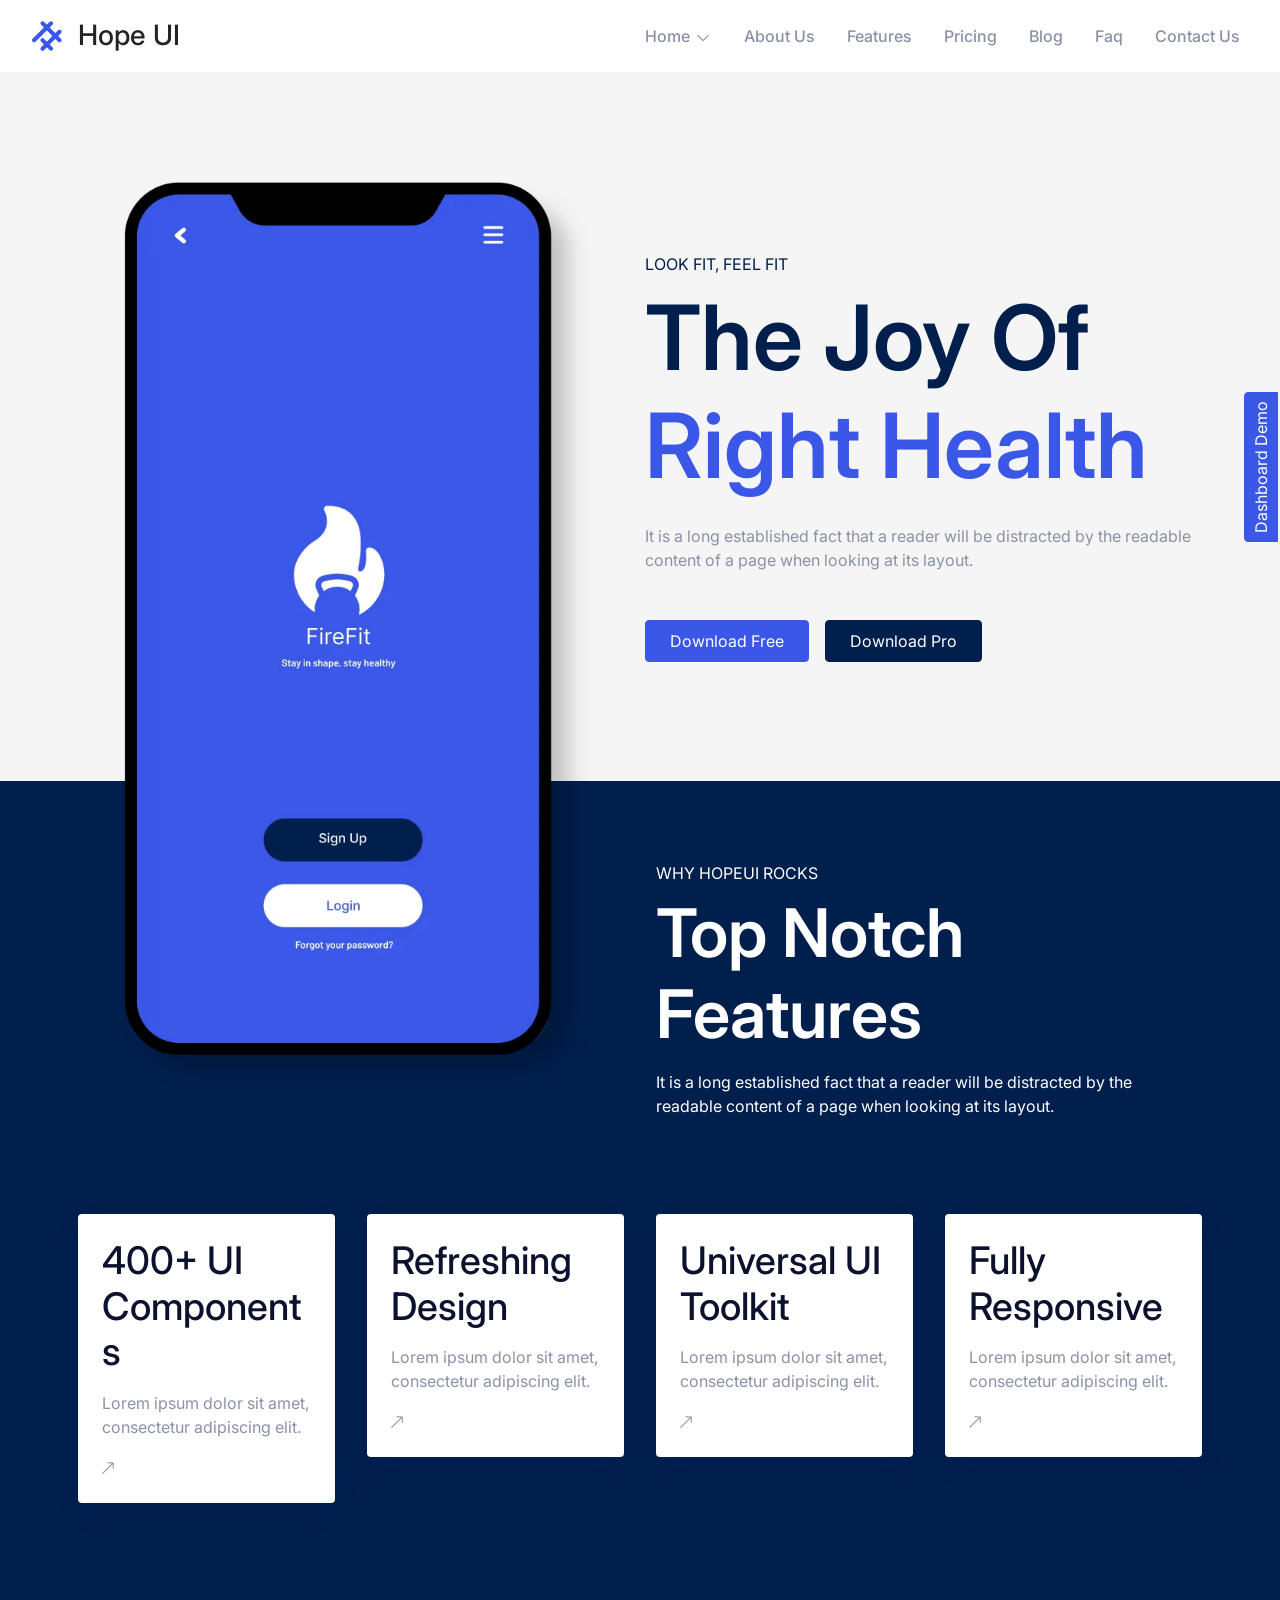
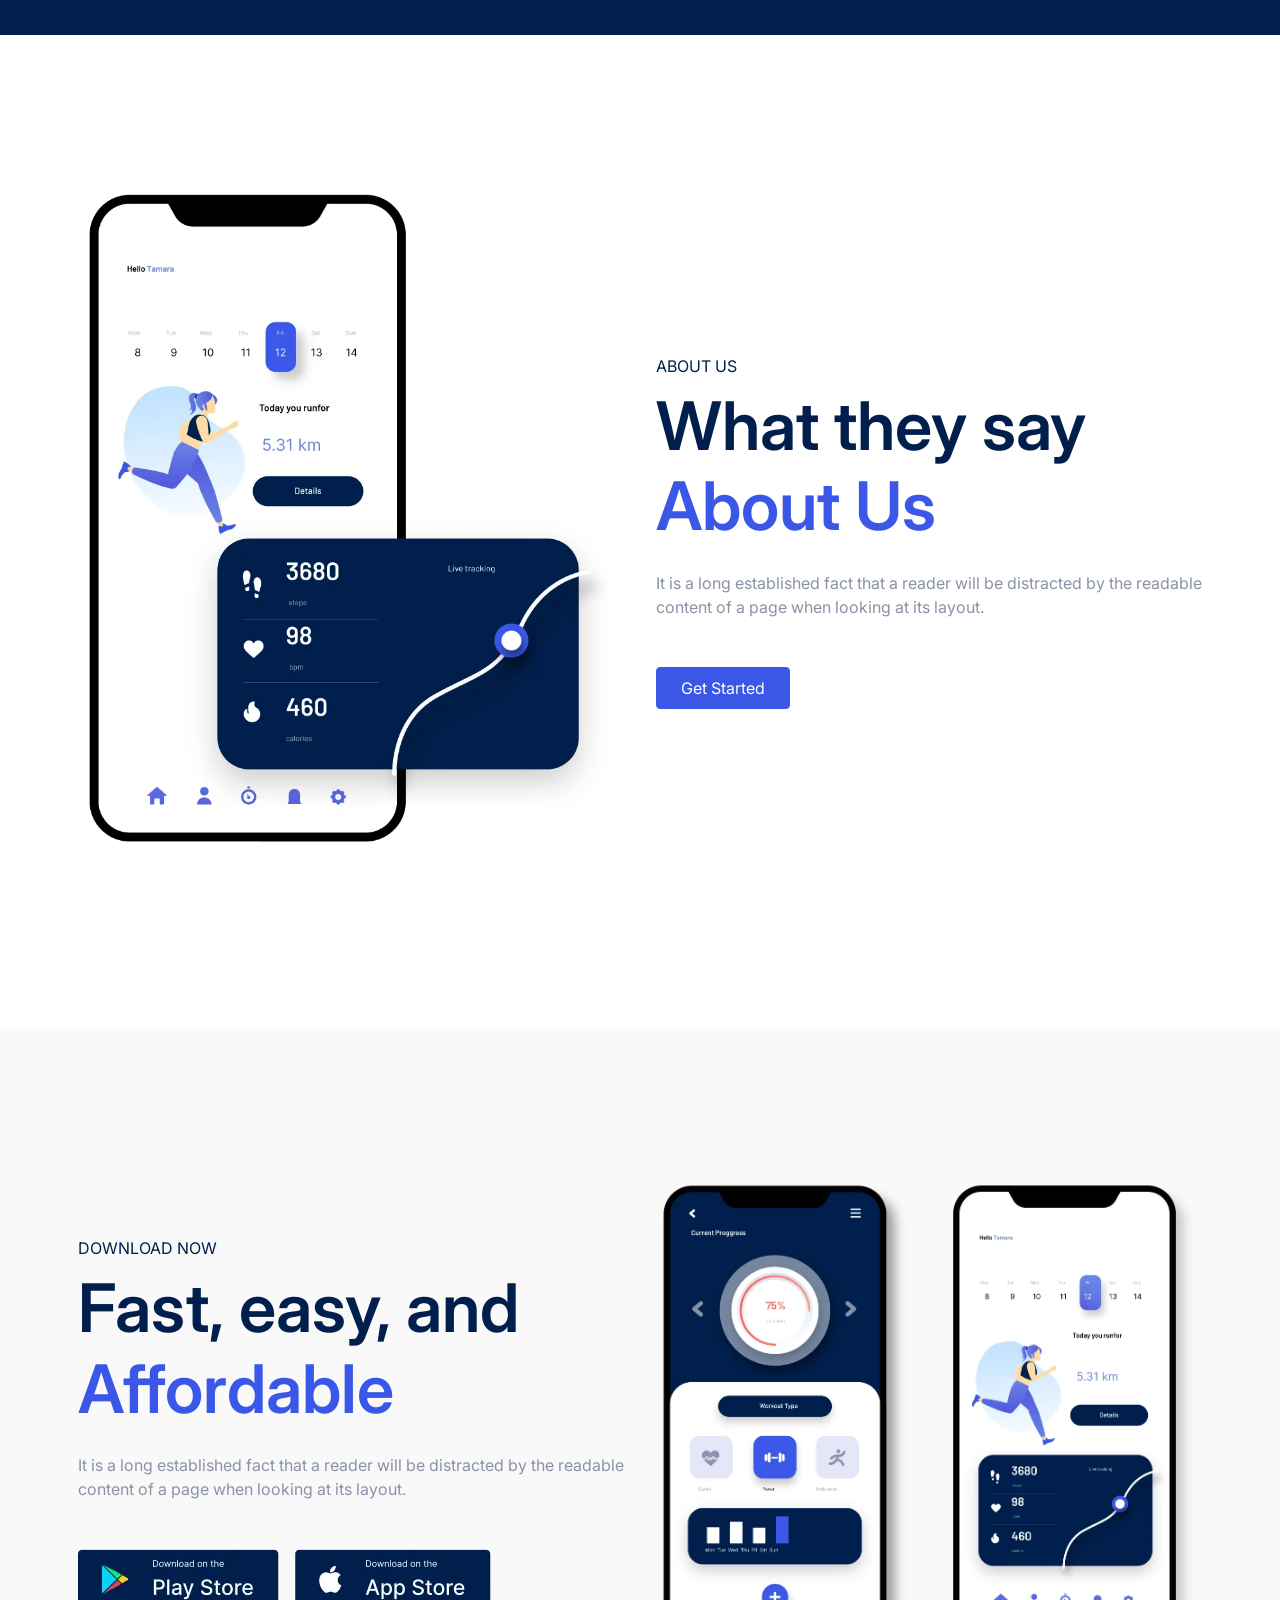
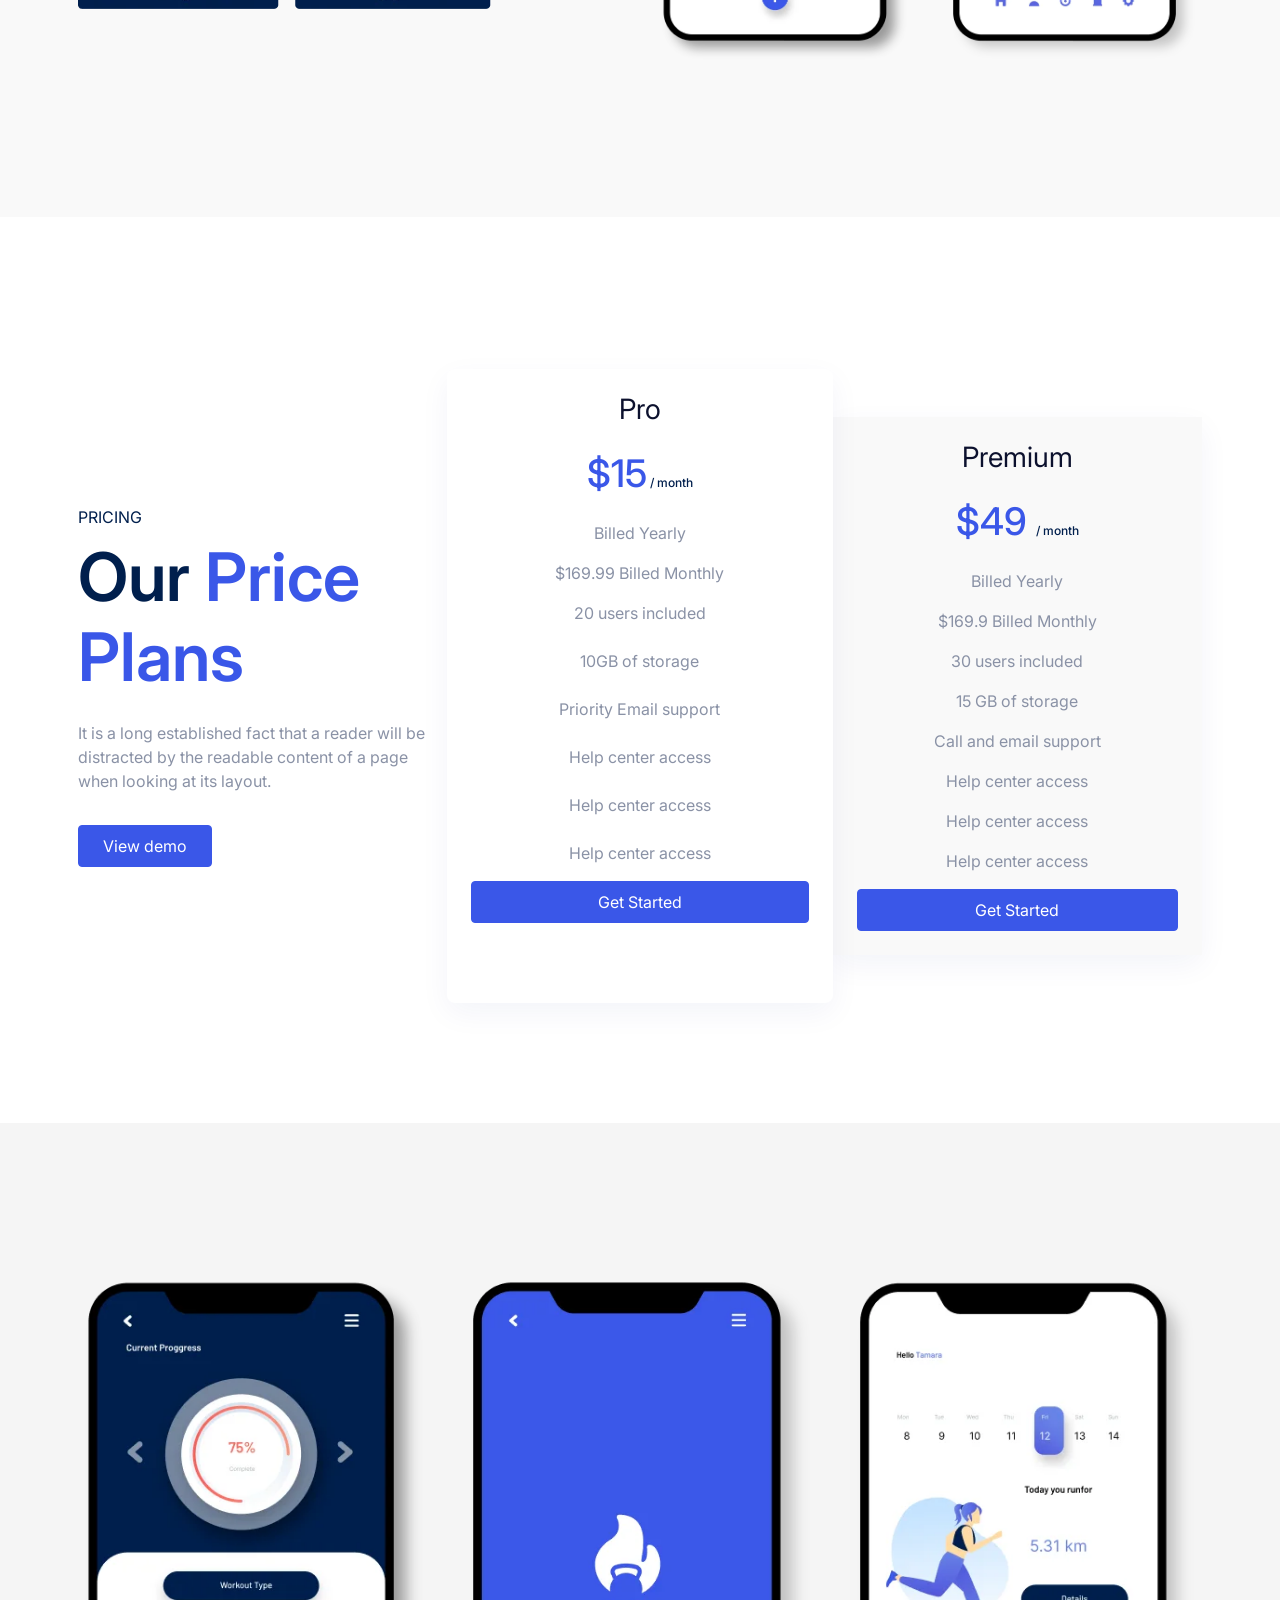
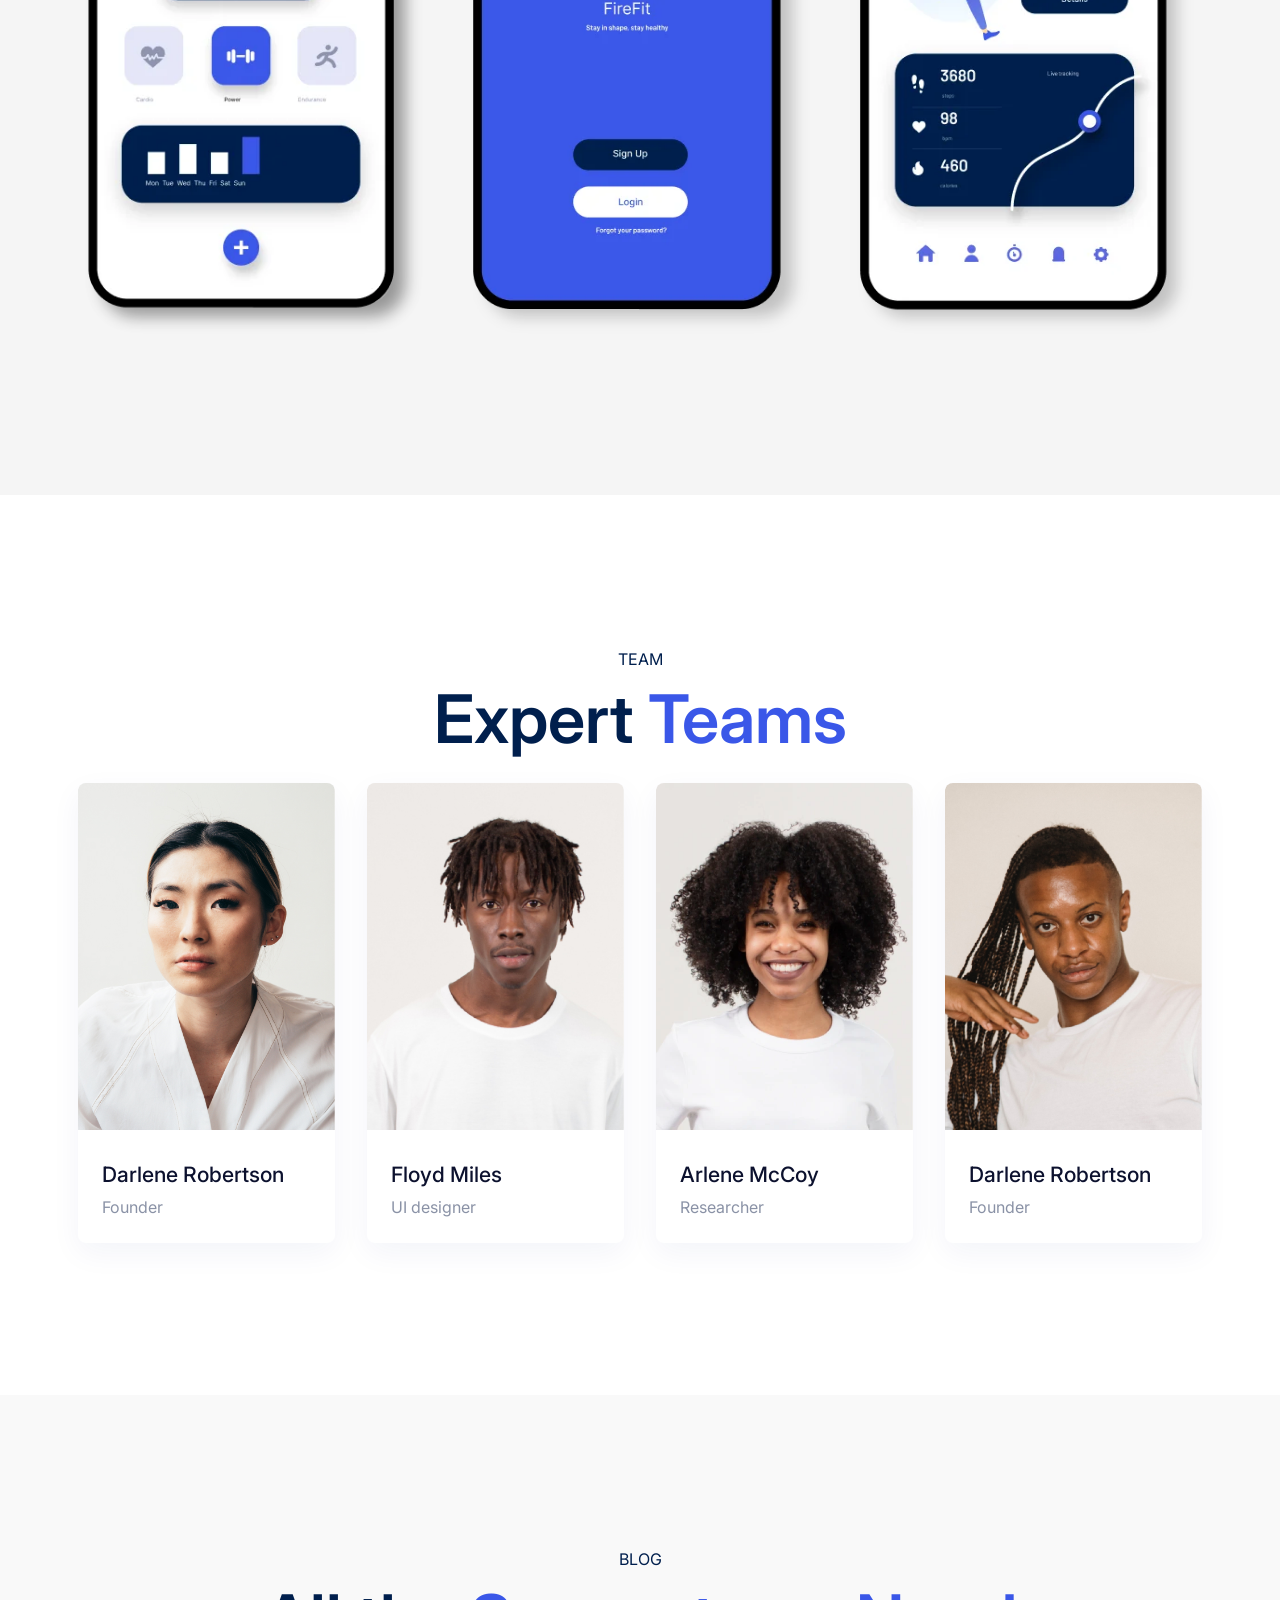
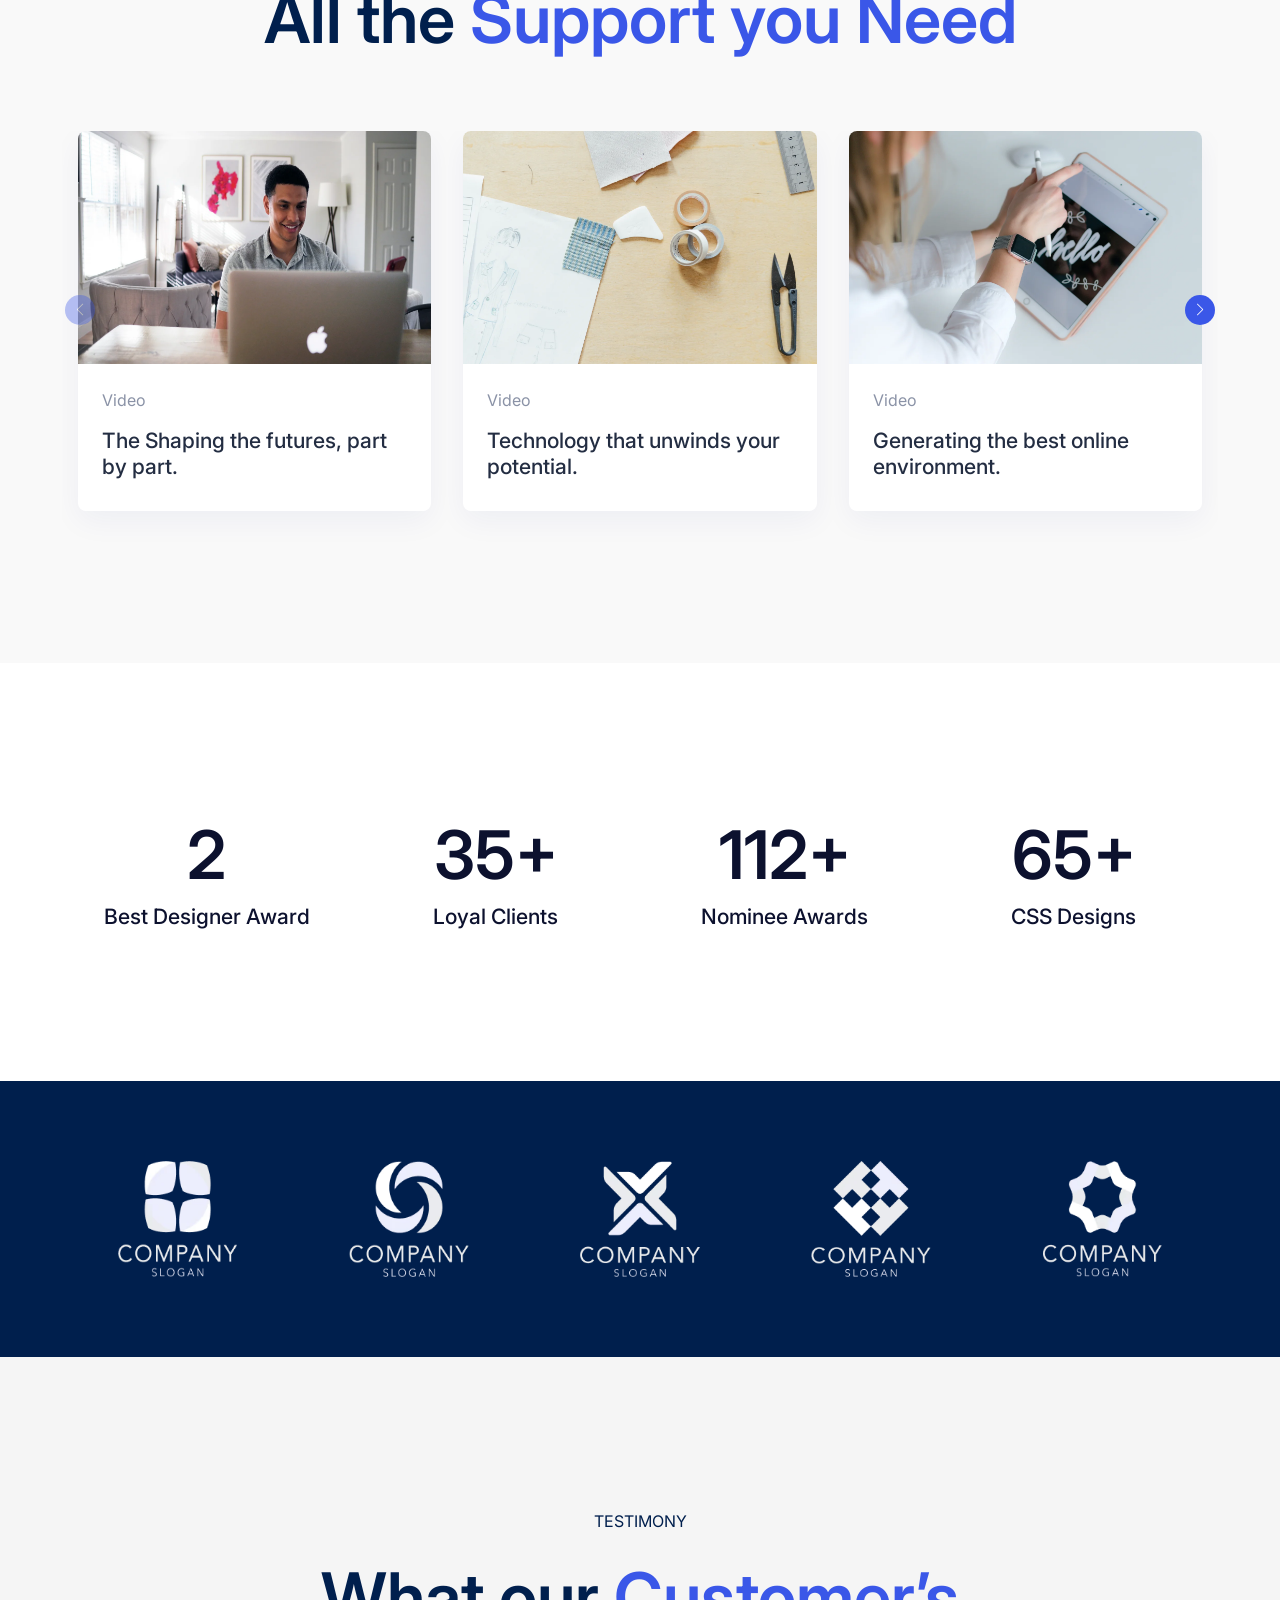
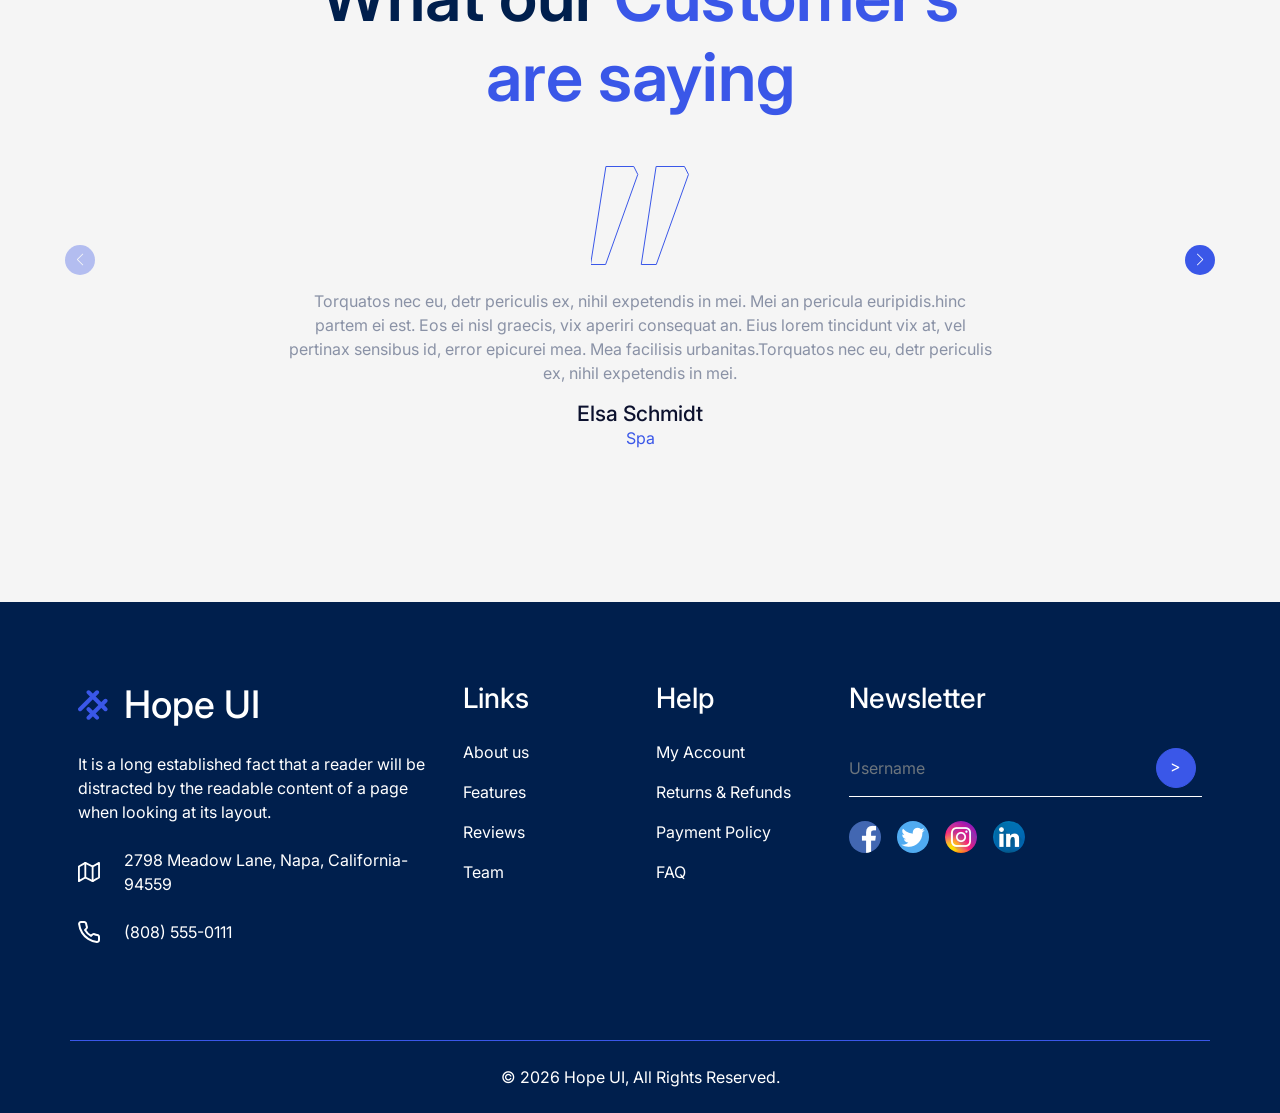
<file: html/landing-pages/index.html>
<!doctype html>
<html lang="en" dir="ltr" class="landing-pages">
  <head>
    <meta charset="utf-8">
      <meta name="viewport" content="width=device-width, initial-scale=1, shrink-to-fit=no">
      <title>Hope UI | Responsive Bootstrap 5 Admin Dashboard Template</title>
      
      <!-- Favicon -->
      <link rel="shortcut icon" href="../assets/images/favicon.ico">
      
      <!-- Library / Plugin Css Build -->
      <link rel="stylesheet" href="../assets/css/core/libs.min.css">
      
      
      <!-- Hope Ui Design System Css -->
      <link rel="stylesheet" href="../assets/css/hope-ui.min.css?v=4.0.0">
      
      <!-- Custom Css -->
      <link rel="stylesheet" href="../assets/css/custom.min.css?v=4.0.0">
      
      <!-- Dark Css -->
      <link rel="stylesheet" href="../assets/css/dark.min.css">
      
      <!-- Customizer Css -->
      <link rel="stylesheet" href="../assets/css/customizer.min.css">
      
      <!-- RTL Css -->
      <link rel="stylesheet" href="../assets/css/rtl.min.css">
      
      
      <!-- SwiperSlider css -->
      <link rel="stylesheet" href="../assets/vendor/swiperSlider/swiper-bundle.min.css">
      <link rel="stylesheet" href="../landing-pages/assets/css/landing-pages.min.css">  </head>
  <body class=" body-bg landing-pages">
    <span class="screen-darken"></span>
    <!-- loader-Start -->
    <div id="loading">
      <div class="loader simple-loader">
          <div class="loader-body">
          </div>
      </div>    </div>
    <!-- loader-END -->
    <!-- Wrapper-start -->
    <main class="main-content">
      <div class="position-relative">
        <!-- Nav-Start -->
            <nav class="nav navbar navbar-expand-xl navbar-light iq-navbar header-hover-menu">
              <div class="container-fluid navbar-inner">
                <div class="d-flex align-items-center justify-content-between w-100 landing-header">
                    <a href="../landing-pages/index.html" class="navbar-brand m-0 d-xl-flex d-none">
                        <!--Logo start-->
                        <svg class="icon-30 text-primary" width="30"  viewBox="0 0 30 30" fill="none" xmlns="http://www.w3.org/2000/svg">
                            <rect x="-0.757324" y="19.2427" width="28" height="4" rx="2" transform="rotate(-45 -0.757324 19.2427)" fill="currentColor"></rect>
                            <rect x="7.72803" y="27.728" width="28" height="4" rx="2" transform="rotate(-45 7.72803 27.728)" fill="currentColor"></rect>
                            <rect x="10.5366" y="16.3945" width="16" height="4" rx="2" transform="rotate(45 10.5366 16.3945)" fill="currentColor"></rect>
                            <rect x="10.5562" y="-0.556152" width="28" height="4" rx="2" transform="rotate(45 10.5562 -0.556152)" fill="currentColor"></rect>
                        </svg>
                        <!--logo End--><h5 class="logo-title">Hope UI</h5>
                    </a>
                       <div class="d-flex align-items-center d-xl-none">
                          <button data-trigger="navbar_main" class="d-xl-none btn btn-primary rounded-pill p-1 pt-0" type="button">
                            <svg width="20px" class="icon-20" viewBox="0 0 24 24">
                              <path fill="currentColor" d="M4,11V13H16L10.5,18.5L11.92,19.92L19.84,12L11.92,4.08L10.5,5.5L16,11H4Z"></path>
                          </svg>
                          </button>
                          
                          <a href="../landing-pages/index.html" class="navbar-brand ms-3  d-xl-none">
                                <!--Logo start-->
                                <svg class="icon-30 text-primary" width="30"  viewBox="0 0 30 30" fill="none" xmlns="http://www.w3.org/2000/svg">
                                    <rect x="-0.757324" y="19.2427" width="28" height="4" rx="2" transform="rotate(-45 -0.757324 19.2427)" fill="currentColor"></rect>
                                    <rect x="7.72803" y="27.728" width="28" height="4" rx="2" transform="rotate(-45 7.72803 27.728)" fill="currentColor"></rect>
                                    <rect x="10.5366" y="16.3945" width="16" height="4" rx="2" transform="rotate(45 10.5366 16.3945)" fill="currentColor"></rect>
                                    <rect x="10.5562" y="-0.556152" width="28" height="4" rx="2" transform="rotate(45 10.5562 -0.556152)" fill="currentColor"></rect>
                                </svg>
                                <!--logo End-->        <h5 class="logo-title">Hope UI</h5>
                            </a>
                    </div>
                    <ul class="d-block d-xl-none list-unstyled m-0">
                      <li class="nav-item dropdown iq-responsive-menu ">
                    <div class="btn btn-sm bg-body" id="navbarDropdown-search-11" role="button" data-bs-toggle="dropdown" aria-expanded="false">
                        <svg class="icon-20" width="20" viewBox="0 0 24 24" fill="none" xmlns="http://www.w3.org/2000/svg">
                            <circle cx="11.7669" cy="11.7666" r="8.98856" stroke="currentColor" stroke-width="1.5" stroke-linecap="round" stroke-linejoin="round"></circle>
                            <path d="M18.0186 18.4851L21.5426 22" stroke="currentColor" stroke-width="1.5" stroke-linecap="round" stroke-linejoin="round"></path>
                        </svg>
                    </div>
                    <ul class="dropdown-menu dropdown-menu-end" aria-labelledby="navbarDropdown-search-11" style="width: 18rem;">
                        <li class="px-3 py-0">
                            <div class="form-group input-group mb-0">
                            <input type="text" class="form-control" placeholder="Search...">
                            <span class="input-group-text">
                                <svg class="icon-20" width="20" height="20" viewBox="0 0 24 24" fill="none" xmlns="http://www.w3.org/2000/svg">
                                    <circle cx="11.7669" cy="11.7666" r="8.98856" stroke="currentColor" stroke-width="1.5" stroke-linecap="round" stroke-linejoin="round"></circle>
                                    <path d="M18.0186 18.4851L21.5426 22" stroke="currentColor" stroke-width="1.5" stroke-linecap="round" stroke-linejoin="round"></path>
                                </svg>
                            </span>
                            </div>
                        </li>
                    </ul>
                      </li>
                    </ul>
               
                  <!-- Horizontal Menu Start -->
                  <nav id="navbar_main" class="mobile-offcanvas nav navbar navbar-expand-xl hover-nav horizontal-nav">
                    <div class="container-fluid p-lg-0">
                      <div class="offcanvas-header px-0">
                          <a href="../landing-pages/index.html" class="navbar-brand ms-3  d-xl-none">
                                <!--Logo start-->
                                <svg class="icon-30 text-primary" width="30"  viewBox="0 0 30 30" fill="none" xmlns="http://www.w3.org/2000/svg">
                                    <rect x="-0.757324" y="19.2427" width="28" height="4" rx="2" transform="rotate(-45 -0.757324 19.2427)" fill="currentColor"></rect>
                                    <rect x="7.72803" y="27.728" width="28" height="4" rx="2" transform="rotate(-45 7.72803 27.728)" fill="currentColor"></rect>
                                    <rect x="10.5366" y="16.3945" width="16" height="4" rx="2" transform="rotate(45 10.5366 16.3945)" fill="currentColor"></rect>
                                    <rect x="10.5562" y="-0.556152" width="28" height="4" rx="2" transform="rotate(45 10.5562 -0.556152)" fill="currentColor"></rect>
                                </svg>
                                <!--logo End-->         <h5 class="logo-title">Hope UI</h5>
                            </a>
                          <button class="btn-close float-end px-3"></button>
                      </div>
                      <ul class="navbar-nav iq-nav-menu  list-unstyled" id="header-menu">
                        <li class="nav-item ">
                              <a class="nav-link menu-arrow justify-content-start" data-bs-toggle="collapse" href="#homeData" role="button" aria-expanded="false" aria-controls="homeData">
                                <span class="item-name">Home</span>
                                <svg fill="none" xmlns="http://www.w3.org/2000/svg" class="icon-18" width="18" height="18" viewBox="0 0 24 24"><path d="M19 8.5L12 15.5L5 8.5" stroke="currentColor" stroke-width="1.5" stroke-linecap="round" stroke-linejoin="round"></path></svg>
                              </a>
                              <ul class="iq-header-sub-menu list-unstyled collapse" id="homeData">
                                  <li class="nav-item"><a class="nav-link active" href="../landing-pages/index.html">App Landing Page</a></li>
                                  <li class="nav-item">
                                    <a class="nav-link " href="../landing-pages/software-landing-page.html">
                                        Software Landing Page
                                    </a>
                                </li>
                              </ul>
                          </li>
                          <li class="nav-item"><a class="nav-link " href="../landing-pages/about.html">About Us </a></li>
                          <li class="nav-item"><a class="nav-link " href="../landing-pages/feature.html"> Features </a></li>
                          <li class="nav-item"><a class="nav-link " href="../landing-pages/pricing.html">Pricing</a></li>
                          <li class="nav-item"><a class="nav-link " href="../landing-pages/blog.html">Blog</a></li>
                          <li class="nav-item"><a class="nav-link " href="../landing-pages/faq.html">Faq</a></li>
                          <li class="nav-item"><a class="nav-link " href="../landing-pages/contact-us.html">Contact Us</a></li>
                      </ul>
                    </div> <!-- container-fluid.// -->
                  </nav>
            <!-- Sidebar Menu End -->
                 </div>
              </div>
            </nav>        <!--Nav-End-->
      </div>
<div class="banner-one-app">
    <div class="container">
        <div class="row">
            <div class="col-sm-6 banner-one-img text-center ms-2 ms-sm-0">
                <img src="../landing-pages/assets/images/home-1/banner-top.webp" alt="" class="img-fluid ">
            </div>
            <div class="col-sm-6 inner-box">
                <p class="mb-2 text-uppercase text-secondary">
                    Look fit, feel fit
                </p>
                <h1 class="text-secondary mb-4">The Joy Of<br><span class="text-primary">Right Health</span></h1>
                <p class="mb-5">It is a long established fact that a reader will be distracted by the readable content
                    of a page when looking at its layout. </p>
                <div class="d-flex align-items-center store-btn">
                    <a href="#" class="btn btn-primary">Download Free</a>
                    <a href="#" class="btn btn-secondary ms-3">Download Pro</a>
                </div>
            </div>
        </div>
    </div>
</div>
<div class="bg-secondary features-card">
    <div class="container">
        <div class="row mx-2 mx-sm-0">
            <div class="col-lg-6"></div>
            <div class="col-lg-6 top-feature">
                <div class="text-right">
                    <p class="mb-2 text-white text-uppercase">Why HopeUI rocks</p>
                    <h2 class="mb-3 text-white notch-feature-txt">Top Notch Features </h2>
                    <p class="mb-5 text-white pb-5">It is a long established fact that a reader will be distracted by
                        the readable content of a page when looking at its layout. </p>
                </div>
            </div>
        </div>
        <div class="row row-cols-sm-2 row-cols-lg-4">
            <div class="col">
                <div class="card services-box  rounded-1">
                    <div class="card-body">
                        <h4 class="mb-3">400+ UI Components</h4>
                        <p>Lorem ipsum dolor sit amet, consectetur adipiscing elit. </p>
                        <svg width="12" height="13" viewBox="0 0 12 13" fill="none" xmlns="http://www.w3.org/2000/svg">
                            <path
                                d="M5.45109 0.343108L5.46396 1.36387L10.0063 1.42104L0.0568434 11.3704L0.787737 12.1013L10.7371 2.15194L10.7943 6.6942L11.8151 6.70706L11.736 0.422159L5.45109 0.343108Z"
                                fill="currentColor" />
                        </svg>
                    </div>
                </div>
            </div>
            <div class="col">
                <div class="card services-box  rounded-1">
                    <div class="card-body">
                        <h4 class="mb-3">Refreshing<br> Design</h4>
                        <p>Lorem ipsum dolor sit amet, consectetur adipiscing elit. </p>
                        <svg width="12" height="13" viewBox="0 0 12 13" fill="none" xmlns="http://www.w3.org/2000/svg">
                            <path
                                d="M5.45109 0.343108L5.46396 1.36387L10.0063 1.42104L0.0568434 11.3704L0.787737 12.1013L10.7371 2.15194L10.7943 6.6942L11.8151 6.70706L11.736 0.422159L5.45109 0.343108Z"
                                fill="currentColor" />
                        </svg>
                    </div>
                </div>
            </div>
            <div class="col">
                <div class="card services-box  rounded-1">
                    <div class="card-body">
                        <h4 class="mb-3">Universal UI Toolkit</h4>
                        <p>Lorem ipsum dolor sit amet, consectetur adipiscing elit. </p>
                        <svg width="12" height="13" viewBox="0 0 12 13" fill="none" xmlns="http://www.w3.org/2000/svg">
                            <path
                                d="M5.45109 0.343108L5.46396 1.36387L10.0063 1.42104L0.0568434 11.3704L0.787737 12.1013L10.7371 2.15194L10.7943 6.6942L11.8151 6.70706L11.736 0.422159L5.45109 0.343108Z"
                                fill="currentColor" />
                        </svg>
                    </div>
                </div>
            </div>
            <div class="col mb-4">
                <div class="card services-box  rounded-1">
                    <div class="card-body">
                        <h4 class="mb-3">Fully<br> Responsive</h4>
                        <p>Lorem ipsum dolor sit amet, consectetur adipiscing elit. </p>
                        <svg width="12" height="13" viewBox="0 0 12 13" fill="none" xmlns="http://www.w3.org/2000/svg">
                            <path
                                d="M5.45109 0.343108L5.46396 1.36387L10.0063 1.42104L0.0568434 11.3704L0.787737 12.1013L10.7371 2.15194L10.7943 6.6942L11.8151 6.70706L11.736 0.422159L5.45109 0.343108Z"
                                fill="currentColor" />
                        </svg>
                    </div>
                </div>
            </div>
        </div>
    </div>
</div>
<div class="section-padding bg-white">
    <div class="container">
        <div class="row align-items-center">
            <div class="col-md-6">
                <img src="../landing-pages/assets/images/home-1/aboutus.webp" alt="" class="img-fluid ">
            </div>
            <div class="col-md-6">
                <p class="mb-2 text-secondary text-uppercase">
                    about us
                </p>
                <h2 class="text-secondary mb-4">What they say <br> <span class="text-primary">About Us</span></h2>
                <p class="mb-5">It is a long established fact that a reader will be distracted by the readable content
                    of a page when looking at its layout. </p>
                <a href="#" class="btn btn-primary">Get Started</a>
            </div>
        </div>
    </div>
</div>
<div class="section-padding page-bg">
    <div class="container">
        <div class="row align-items-center">
            <div class="col-lg-6">
                <p class="mb-2 text-secondary text-uppercase">
                    Download now
                </p>
                <h2 class="text-secondary mb-4 fast-afrd-txt">Fast, easy, and <br> <span
                        class="text-primary">Affordable</span></h2>
                <p class="mb-5">It is a long established fact that a reader will be distracted by the readable content
                    of a page when looking at its layout. </p>
                <div class="d-flex align-items-center store-btn flex-wrap">
                    <img src="../landing-pages/assets/images/home-1/playstore.webp" alt=""
                        class="img-fluid mb-3 mb-md-0">
                    <img src="../landing-pages/assets/images/home-1/appstore.webp" alt=""
                        class="img-fluid ms-0 ms-md-3">
                </div>
            </div>
            <div class="col-lg-6 mt-5 mt-lg-0">
                <div class="row align-items-center">
                    <div class="col">
                        <img src="../landing-pages/assets/images/home-1/dwn-1.webp" alt="" class="img-fluid">
                    </div>
                    <div class="col">
                        <img src="../landing-pages/assets/images/home-1/dwn-2.webp" alt="" class="img-fluid">
                    </div>
                </div>
            </div>
        </div>
    </div>
</div>
<div class="section-card-padding  bg-white">
    <div class="container">
        <div class="row align-items-center">
            <div class="col-lg-4">
                <p class="mb-2 text-secondary text-uppercase">
                    Pricing
                </p>
                <h2 class="text-secondary mb-4">Our <span class="text-primary">Price<br> Plans</span></h2>
                <p class="mb-4">It is a long established fact that a reader will be distracted by the readable content
                    of a page when looking at its layout. </p>
                <a href="#" class="btn btn-primary mt-2">View demo</a>
            </div>
            <div class="col-lg-8 mt-4 mt-lg-0">
                <div class="row iq-star-inserted row-cols-1 row-cols-md-2 row-cols-lg-2 text-center">
                    <div class="col iq-star-inserted-2">
                        <div class="card shadow-lg">
                            <div class="card-body">
                                <h5 class="my-0 fw-normal mb-4">Pro</h5>
                                <h4 class="card-title pricing-card-title mb-0 text-primary mb-4">$15<small
                                        class="text-secondary"> / month</small></h4>
                                <p class="">Billed Yearly</p>
                                <p>$169.99 Billed Monthly</p>
                                <ul class="list-unstyled my-3 p-0">
                                    <li class="mb-4">20 users included</li>
                                    <li class="mb-4">10GB of storage</li>
                                    <li class="mb-4">Priority Email support</li>
                                    <li class="mb-4">Help center access</li>
                                    <li class="mb-4">Help center access</li>
                                    <li>
                                        <p>Help center access</p>
                                    </li>
                                </ul>
                                <button type="button" class="btn btn-primary w-100">Get Started</button>
                            </div>
                        </div>
                    </div>
                    <div class="col iq-star-inserted-3">
                        <div class="card my-5">
                            <div class="card-body page-bg">
                                <h5 class="my-0 fw-normal mb-4">Premium</h5>
                                <h4 class="card-title pricing-card-title mb-0 text-primary mb-4">$49 <small
                                        class="text-secondary"> / month</small></h4>
                                <p class="">Billed Yearly</p>
                                <p>$169.9 Billed Monthly</p>
                                <ul class="list-unstyled my-3 p-0">
                                    <li class="mb-3">30 users included</li>
                                    <li class="mb-3">15 GB of storage</li>
                                    <li class="mb-3">Call and email support</li>
                                    <li class="mb-3">Help center access</li>
                                    <li class="mb-3">Help center access</li>
                                    <li>Help center access</li>
                                </ul>
                                <button type="button" class="btn btn-primary w-100">Get Started</button>
                            </div>
                        </div>
                    </div>
                </div>
            </div>
        </div>
    </div>
</div>
<div class="section-padding ">
    <div class="container">
        <div class="row row-cols-1 row-cols-sm-2 row-cols-md-3">
            <div class="col">
                <img src="../landing-pages/assets/images/home-1/01.webp" alt="" class="img-fluid ">
            </div>
            <div class="col">
                <img src="../landing-pages/assets/images/home-1/02.webp" alt="" class="img-fluid ">
            </div>
            <div class="col">
                <img src="../landing-pages/assets/images/home-1/03.webp" alt="" class="img-fluid ">
            </div>
        </div>
    </div>
</div>
<div class="section-card-padding bg-white">
    <div class="container">
        <div class="row align-items-center">
            <div class="col-md-12 text-center">
                <p class="mb-2 text-uppercase text-secondary">
                    team
                </p>
                <h2 class="text-secondary mb-4">Expert <span class="text-primary">Teams</span></h2>
            </div>
            <div class="col-md-3 col-sm-2">
                <div class="card team-image">
                    <img src="../landing-pages/assets/images/home-1/team1.webp" alt="team-details" class="img-fluid rounded-top" loading="lazy">
                    <div class="card-body">
                        <h6 class="my-2">Darlene
                                        Robertson</h6>
                        <p class="mb-0">Founder</p>
                    </div>
                </div>
            </div>
            <div class="col-md-3 col-sm-2">
                <div class="card team-image">
                    <img src="../landing-pages/assets/images/home-1/team2.webp" alt="team-details" class="img-fluid rounded-top" loading="lazy">
                    <div class="card-body">
                        <h6 class="my-2">Floyd Miles</h6>
                        <p class="mb-0">UI designer</p>
                    </div>
                </div>
            </div>
            <div class="col-md-3 col-sm-2">
                <div class="card team-image">
                    <img src="../landing-pages/assets/images/home-1/team-3.webp" alt="team-details" class="img-fluid rounded-top" loading="lazy">
                    <div class="card-body">
                        <h6 class="my-2">Arlene McCoy</h6>
                        <p class="mb-0">Researcher</p>
                    </div>
                </div>
            </div>
            <div class="col-md-3 col-sm-2">
                <div class="card team-image">
                    <img src="../landing-pages/assets/images/home-1/team-4.webp" alt="team-details" class="img-fluid rounded-top" loading="lazy">
                    <div class="card-body">
                        <h6 class="my-2">Darlene
                                        Robertson</h6>
                        <p class="mb-0">Founder</p>
                    </div>
                </div>
            </div>
        </div>
    </div>
</div>
<div class="section-card-padding page-bg">
    <div class="container">
        <div class="row align-items-center">
            <div class="col-md-12 text-center">
                <p class="mb-2 text-uppercase text-secondary">
                    Blog
                </p>
                <h2 class="text-secondary mb-4">All the <span class="text-primary">Support you Need</span></h2>
            </div>
            <div class="overflow-hidden slider-circle-btn mt-5" id="app-slider">
                <ul class="p-0 m-0 swiper-wrapper list-inline">
                    <li class="swiper-slide card-slide card overflow-hidden">
                        <img src="../landing-pages/assets/images/home-1/04.webp" alt="" class="img-fluid" loading="lazy">
                        <div class="card-body">
                            <p>Video</p>
                            <h6 class="my-2"><a href="../landing-pages/blog-detail.html">The
                                                Shaping the futures, part by part.</a></h6>
                        </div>                    </li>
                    <li class="swiper-slide card-slide card overflow-hidden">
                        <img src="../landing-pages/assets/images/home-1/05.webp" alt="" class="img-fluid" loading="lazy">
                        <div class="card-body">
                            <p>Video</p>
                            <h6 class="my-2"><a href="../landing-pages/blog-detail.html">Technology that unwinds your potential.</a></h6>
                        </div>                    </li>
                    <li class="swiper-slide card-slide card overflow-hidden">
                        <img src="../landing-pages/assets/images/home-1/06.webp" alt="" class="img-fluid" loading="lazy">
                        <div class="card-body">
                            <p>Video</p>
                            <h6 class="my-2"><a href="../landing-pages/blog-detail.html">Generating the best online environment.</a></h6>
                        </div>                    </li>
                    <li class="swiper-slide card-slide card overflow-hidden">
                        <img src="../landing-pages/assets/images/home-1/04.webp" alt="" class="img-fluid" loading="lazy">
                        <div class="card-body">
                            <p>Video</p>
                            <h6 class="my-2"><a href="../landing-pages/blog-detail.html">The
                                                Shaping the futures, part by part.</a></h6>
                        </div>                    </li>
                    <li class="swiper-slide card-slide card overflow-hidden">
                        <img src="../landing-pages/assets/images/home-1/05.webp" alt="" class="img-fluid" loading="lazy">
                        <div class="card-body">
                            <p>Video</p>
                            <h6 class="my-2"><a href="../landing-pages/blog-detail.html">Technology that unwinds your potential.</a></h6>
                        </div>                    </li>
                    <li class="swiper-slide card-slide card overflow-hidden">
                        <img src="../landing-pages/assets/images/home-1/06.webp" alt="" class="img-fluid" loading="lazy">
                        <div class="card-body">
                            <p>Video</p>
                            <h6 class="my-2"><a href="../landing-pages/blog-detail.html">Generating the best online environment.</a></h6>
                        </div>                    </li>
                </ul>
                <div class="swiper-button swiper-button-next"></div>
                <div class="swiper-button swiper-button-prev"></div>
            </div>
        </div>
    </div>
</div>
<div class="section-padding bg-white">
    <div class="container">
        <div class="row align-items-center text-center row-cols-2 row-cols-sm-2 row-cols-md-2 row-cols-lg-4">
            <div class="col mb-lg-0 mb-4">
                 <h2 class=" mb-2 counter">3</h2>
                 <h6>Best Designer Award</h6>            </div>
            <div class="col mb-lg-0 mb-4">
                 <h2 class=" mb-2 counter">50+</h2>
                 <h6>Loyal Clients</h6>            </div>
            <div class="col">
                 <h2 class=" mb-2 counter">158+</h2>
                 <h6>Nominee Awards</h6>            </div>
            <div class="col">
                 <h2 class=" mb-2 counter">92+</h2>
                 <h6>CSS Designs</h6>            </div>
        </div>
    </div>
</div>
<div class="inner-box bg-secondary">
    <div class="container">
        <div class="row row-cols-1 row-cols-sm-2 row-cols-md-5 justify-content-center ">
            <div class="col mb-md-0 mb-5 d-flex justify-content-center">
                <img src="../landing-pages/assets/images/home-1/07.webp" alt="client-details" class="img-fluid client-img" loading="lazy">
            </div>
            <div class="col mb-md-0 mb-5 d-flex justify-content-center">
                <img src="../landing-pages/assets/images/home-1/08.webp" alt="client-details" class="img-fluid client-img" loading="lazy">
            </div>
            <div class="col mb-md-0 mb-5 d-flex justify-content-center">
                <img src="../landing-pages/assets/images/home-1/09.webp" alt="client-details" class="img-fluid client-img" loading="lazy">
            </div>
            <div class="col mb-md-0 mb-5 d-flex justify-content-center">
                <img src="../landing-pages/assets/images/home-1/10.webp" alt="client-details" class="img-fluid client-img" loading="lazy">
            </div>
            <div class="col d-flex justify-content-center">
                <img src="../landing-pages/assets/images/home-1/11.webp" alt="client-details" class="img-fluid client-img" loading="lazy">
            </div>
        </div>
    </div>
</div>
<div class="section-padding">
    <div class="container">
        <div class="row align-items-center text-center">
            <div class="col-lg-12">
                <p class="mb-4 text-uppercase text-secondary">Testimony</p>
                <h2 class="text-secondary customer-txt">What our <span class="text-primary">Customer’s <br> are
                        saying</span></h2>
            </div>
            <div class="overflow-hidden slider-circle-btn" id="testimonial-slider">
                <ul class="p-0 m-0 swiper-wrapper list-inline">
                    <li class="swiper-slide">
                        
                        <svg width="98" height="99" class="mt-5" viewBox="0 0 98 99" fill="none" xmlns="http://www.w3.org/2000/svg">
                            <path d="M65.1171 0.5H93.4687L97.4572 8.44811L65.2733 98.5H50.2545L65.1171 0.5ZM14.9113 0.5H42.7957L46.7842 8.44811L14.6003 98.5H-0.415726L14.9113 0.5Z" stroke="#3A57E8"/>
                        </svg>
                        <p class="mt-4 test-text">Torquatos nec eu, detr
                                                periculis ex, nihil expetendis in mei. Mei an pericula euripidis.hinc partem ei est. Eos ei nisl
                                                graecis, vix aperiri consequat an. Eius lorem tincidunt vix at, vel pertinax sensibus id, error
                                                epicurei mea. Mea facilisis urbanitas.Torquatos nec eu, detr periculis ex, nihil expetendis in
                                                mei.</p>
                        <h6 class="">Elsa Schmidt</h6>
                        <p class="mb-0 text-primary">Spa</p>
                    </li>
                    <li class="swiper-slide">
                        
                        <svg width="98" height="99" class="mt-5" viewBox="0 0 98 99" fill="none" xmlns="http://www.w3.org/2000/svg">
                            <path d="M65.1171 0.5H93.4687L97.4572 8.44811L65.2733 98.5H50.2545L65.1171 0.5ZM14.9113 0.5H42.7957L46.7842 8.44811L14.6003 98.5H-0.415726L14.9113 0.5Z" stroke="#3A57E8"/>
                        </svg>
                        <p class="mt-4 test-text">Torquatos nec eu, detr
                                                periculis ex, nihil expetendis in mei. Mei an pericula euripidis.hinc partem ei est. Eos ei nisl
                                                graecis, vix aperiri consequat an. Eius lorem tincidunt vix at, vel pertinax sensibus id, error
                                                epicurei mea. Mea facilisis urbanitas.Torquatos nec eu, detr periculis ex, nihil expetendis in
                                                mei.</p>
                        <h6 class="">Elsa Schmidt</h6>
                        <p class="mb-0 text-primary">Spa</p>
                    </li>
                    <li class="swiper-slide">
                        
                        <svg width="98" height="99" class="mt-5" viewBox="0 0 98 99" fill="none" xmlns="http://www.w3.org/2000/svg">
                            <path d="M65.1171 0.5H93.4687L97.4572 8.44811L65.2733 98.5H50.2545L65.1171 0.5ZM14.9113 0.5H42.7957L46.7842 8.44811L14.6003 98.5H-0.415726L14.9113 0.5Z" stroke="#3A57E8"/>
                        </svg>
                        <p class="mt-4 test-text">Torquatos nec eu, detr
                                                periculis ex, nihil expetendis in mei. Mei an pericula euripidis.hinc partem ei est. Eos ei nisl
                                                graecis, vix aperiri consequat an. Eius lorem tincidunt vix at, vel pertinax sensibus id, error
                                                epicurei mea. Mea facilisis urbanitas.Torquatos nec eu, detr periculis ex, nihil expetendis in
                                                mei.</p>
                        <h6 class="">Elsa Schmidt</h6>
                        <p class="mb-0 text-primary">Spa</p>
                    </li>
                    <li class="swiper-slide">
                        
                        <svg width="98" height="99" class="mt-5" viewBox="0 0 98 99" fill="none" xmlns="http://www.w3.org/2000/svg">
                            <path d="M65.1171 0.5H93.4687L97.4572 8.44811L65.2733 98.5H50.2545L65.1171 0.5ZM14.9113 0.5H42.7957L46.7842 8.44811L14.6003 98.5H-0.415726L14.9113 0.5Z" stroke="#3A57E8"/>
                        </svg>
                        <p class="mt-4 test-text">Torquatos nec eu, detr
                                                periculis ex, nihil expetendis in mei. Mei an pericula euripidis.hinc partem ei est. Eos ei nisl
                                                graecis, vix aperiri consequat an. Eius lorem tincidunt vix at, vel pertinax sensibus id, error
                                                epicurei mea. Mea facilisis urbanitas.Torquatos nec eu, detr periculis ex, nihil expetendis in
                                                mei.</p>
                        <h6 class="">Elsa Schmidt</h6>
                        <p class="mb-0 text-primary">Spa</p>
                    </li>
                    <li class="swiper-slide">
                        
                        <svg width="98" height="99" class="mt-5" viewBox="0 0 98 99" fill="none" xmlns="http://www.w3.org/2000/svg">
                            <path d="M65.1171 0.5H93.4687L97.4572 8.44811L65.2733 98.5H50.2545L65.1171 0.5ZM14.9113 0.5H42.7957L46.7842 8.44811L14.6003 98.5H-0.415726L14.9113 0.5Z" stroke="#3A57E8"/>
                        </svg>
                        <p class="mt-4 test-text">Torquatos nec eu, detr
                                                periculis ex, nihil expetendis in mei. Mei an pericula euripidis.hinc partem ei est. Eos ei nisl
                                                graecis, vix aperiri consequat an. Eius lorem tincidunt vix at, vel pertinax sensibus id, error
                                                epicurei mea. Mea facilisis urbanitas.Torquatos nec eu, detr periculis ex, nihil expetendis in
                                                mei.</p>
                        <h6 class="">Elsa Schmidt</h6>
                        <p class="mb-0 text-primary">Spa</p>
                    </li>
                </ul>
                <div class="swiper-button swiper-button-next"></div>
                <div class="swiper-button swiper-button-prev"></div>
            </div>
        </div>
    </div>
</div>
    </main>
    <!-- Wrapper-End -->
    <!-- Footer-start -->
          <footer >
              <div class="bg-secondary inner-box ">
                  <div class="container">
                          <div class="row">
                              <div class="col-md-4">
                                  <a href="../dashboard/index.html" class="navbar-brand  d-flex align-items-center">
                                      <svg class="icon-30 text-primary" width="30" 
                                          viewBox="0 0 30 30" fill="none" xmlns="http://www.w3.org/2000/svg">
                                          <rect x="-0.757324" y="19.2427" width="28" height="4" rx="2"
                                              transform="rotate(-45 -0.757324 19.2427)" fill="currentColor" />
                                          <rect x="7.72803" y="27.728" width="28" height="4" rx="2" transform="rotate(-45 7.72803 27.728)"
                                              fill="currentColor" />
                                          <rect x="10.5366" y="16.3945" width="16" height="4" rx="2"
                                              transform="rotate(45 10.5366 16.3945)" fill="currentColor" />
                                          <rect x="10.5562" y="-0.556152" width="28" height="4" rx="2"
                                              transform="rotate(45 10.5562 -0.556152)" fill="currentColor" />
                                      </svg>
                                      <h4 class="logo-title ms-3 text-white">Hope UI</h4>
                                  </a>
                                  <p class="text-white my-4">It is a long established fact that a reader will be distracted by the readable content of a page when
                                      looking at its layout. </p>
                                  <div class="d-flex align-items-center mb-4">
                                      <svg width="24" height="24" viewBox="0 0 24 24" fill="none" xmlns="http://www.w3.org/2000/svg">
                                          <path d="M1 6V22L8 18L16 22L23 18V2L16 6L8 2L1 6Z" stroke="white" stroke-width="2"
                                              stroke-linecap="round" stroke-linejoin="round" />
                                          <path d="M16 6V22" stroke="white" stroke-width="2" stroke-linecap="round"
                                              stroke-linejoin="round" />
                                          <path d="M8 2V18" stroke="white" stroke-width="2" stroke-linecap="round"
                                              stroke-linejoin="round" />
                                      </svg>
                                      <p class="ms-4 mb-0 text-white">2798 Meadow Lane, Napa, California- 94559</p>
                                  </div>
                                  <div class="d-flex align-items-center">
                                      <svg width="22" height="22" viewBox="0 0 22 22" fill="none" xmlns="http://www.w3.org/2000/svg">
                                          <path
                                              d="M21 15.9201V18.9201C21.0011 19.1986 20.9441 19.4743 20.8325 19.7294C20.7209 19.9846 20.5573 20.2137 20.3521 20.402C20.1468 20.5902 19.9046 20.7336 19.6407 20.8228C19.3769 20.912 19.0974 20.9452 18.82 20.9201C15.7428 20.5857 12.787 19.5342 10.19 17.8501C7.77382 16.3148 5.72533 14.2663 4.18999 11.8501C2.49997 9.2413 1.44824 6.27109 1.11999 3.1801C1.095 2.90356 1.12787 2.62486 1.21649 2.36172C1.30512 2.09859 1.44756 1.85679 1.63476 1.65172C1.82196 1.44665 2.0498 1.28281 2.30379 1.17062C2.55777 1.05843 2.83233 1.00036 3.10999 1.0001H6.10999C6.5953 0.995321 7.06579 1.16718 7.43376 1.48363C7.80173 1.80008 8.04207 2.23954 8.10999 2.7201C8.23662 3.68016 8.47144 4.62282 8.80999 5.5301C8.94454 5.88802 8.97366 6.27701 8.8939 6.65098C8.81415 7.02494 8.62886 7.36821 8.35999 7.6401L7.08999 8.9101C8.51355 11.4136 10.5864 13.4865 13.09 14.9101L14.36 13.6401C14.6319 13.3712 14.9751 13.1859 15.3491 13.1062C15.7231 13.0264 16.1121 13.0556 16.47 13.1901C17.3773 13.5286 18.3199 13.7635 19.28 13.8901C19.7658 13.9586 20.2094 14.2033 20.5265 14.5776C20.8437 14.9519 21.0122 15.4297 21 15.9201Z"
                                              stroke="white" stroke-width="2" stroke-linecap="round" stroke-linejoin="round" />
                                      </svg>
                                      <p class="ms-4 mb-0 text-white">(808) 555-0111</p>
                                  </div>
                              </div>
                              <div class="col-md-2 mt-md-0 mt-4">
                                  <h5 class="mb-4 text-white">Links</h5>
                                  <ul class="m-0 p-0 list-unstyled text-white">
                                      <li class="mb-3">About us</li>
                                      <li class="mb-3">Features</li>
                                      <li class="mb-3">Reviews</li>
                                      <li>Team</li>
                                  </ul>
                              </div>
                              <div class="col-md-2 mt-md-0 mt-4">
                                  <h5 class="mb-4 text-white">Help</h5>
                                  <ul class="m-0 p-0 list-unstyled text-white">
                                      <li class="mb-3">My Account</li>
                                      <li class="mb-3">Returns & Refunds</li>
                                      <li class="mb-3">Payment Policy</li>
                                      <li>FAQ</li>
                                  </ul>
                              </div>
                              <div class="col-md-4 mt-md-0 mt-4">
                                  <h5 class="mb-4 text-white">Newsletter</h5>
                                  <div class="input-group mb-4">
                                      <input type="text" class="form-control input-email ps-0" placeholder="Username" aria-label="Username"
                                          aria-describedby="basic-addon1">
                                      <span class="input-group-text input-email-btn" id="basic-addon1"></span>
                                  </div>
          
                              <ul class="list-unstyled p-0 m-0 d-flex mt-4">
                                  <li>
                                      <a href="#"><img src="../assets/images/brands/08.png" alt="fb" loading="lazy" class="rounded-pill"></a>
                                  </li>
                                  <li class="ps-3">
                                      <a href="#"><img src="../assets/images/brands/09.png" alt="gm" loading="lazy" class="rounded-pill"></a>
                                  </li>
                                  <li class="ps-3">
                                      <a href="#"><img src="../assets/images/brands/10.png" alt="im" loading="lazy" class="rounded-pill"></a>
                                  </li>
                                  <li class="ps-3">
                                      <a href="#"><img src="../assets/images/brands/13.png" alt="li" loading="lazy" class="rounded-pill"></a>
                                  </li>
                              </ul>   
                              </div>
                              <hr>
                          </div>
                  </div>
              </div>
              <div class="footer-bottom bg-secondary ">
                  <div class="container border-top  py-4 border-primary">
                      <div class="row">
                          <div class="col-md-12 text-center text-white">
                                  <p class="mb-0">©
                                      <script>document.write(new Date().getFullYear())</script> Hope UI, All Rights Reserved.
                                  </p>
                              </div>
                      </div>
                  </div>
              </div>
          </footer>    <!-- Footer-end -->
    <div id ="back-to-top" style="display: none;">
        <a class="p-0 btn btn-primary btn-sm position-fixed top" id="top" href="#top">
            <svg class="icon-30" width="30" viewBox="0 0 24 24" fill="none" xmlns="http://www.w3.org/2000/svg">
                <path d="M5 15.5L12 8.5L19 15.5" stroke="currentColor" stroke-width="1.5" stroke-linecap="round" stroke-linejoin="round"></path>
            </svg>
        </a>
    </div>
     <a class="btn btn-fixed-end btn-primary btn-icon btn-landing" href="../dashboard/index.html">
      Dashboard Demo
    </a>

      <!-- offcanvas start -->
    <!-- Library Bundle Script -->
    <script src="../assets/js/core/libs.min.js"></script>
    
    <!-- External Library Bundle Script -->
    <script src="../assets/js/core/external.min.js"></script>
    
    <!-- Widgetchart Script -->
    <script src="../assets/js/charts/widgetcharts.js"></script>
    
    <!-- mapchart Script -->
    <script src="../assets/js/charts/vectore-chart.js"></script>
    <script src="../assets/js/charts/dashboard.js" ></script>
    
    <!-- fslightbox Script -->
    <script src="../assets/js/plugins/fslightbox.js"></script>
    
    <!-- Settings Script -->
    <script src="../assets/js/plugins/setting.js"></script>
    
    <!-- Slider-tab Script -->
    <script src="../assets/js/plugins/slider-tabs.js"></script>
    
    <!-- Form Wizard Script -->
    <script src="../assets/js/plugins/form-wizard.js"></script>
    
    <!-- AOS Animation Plugin-->
    
    <!-- App Script -->
    <script src="../assets/js/hope-ui.js" defer></script>
    
    
    <!-- SwiperSlider Script -->
    <script src="../assets/vendor/swiperSlider/swiper-bundle.min.js"></script>
     <script src="../landing-pages/assets/js/app-landing.js" defer></script>  </body>
</html>
</file>
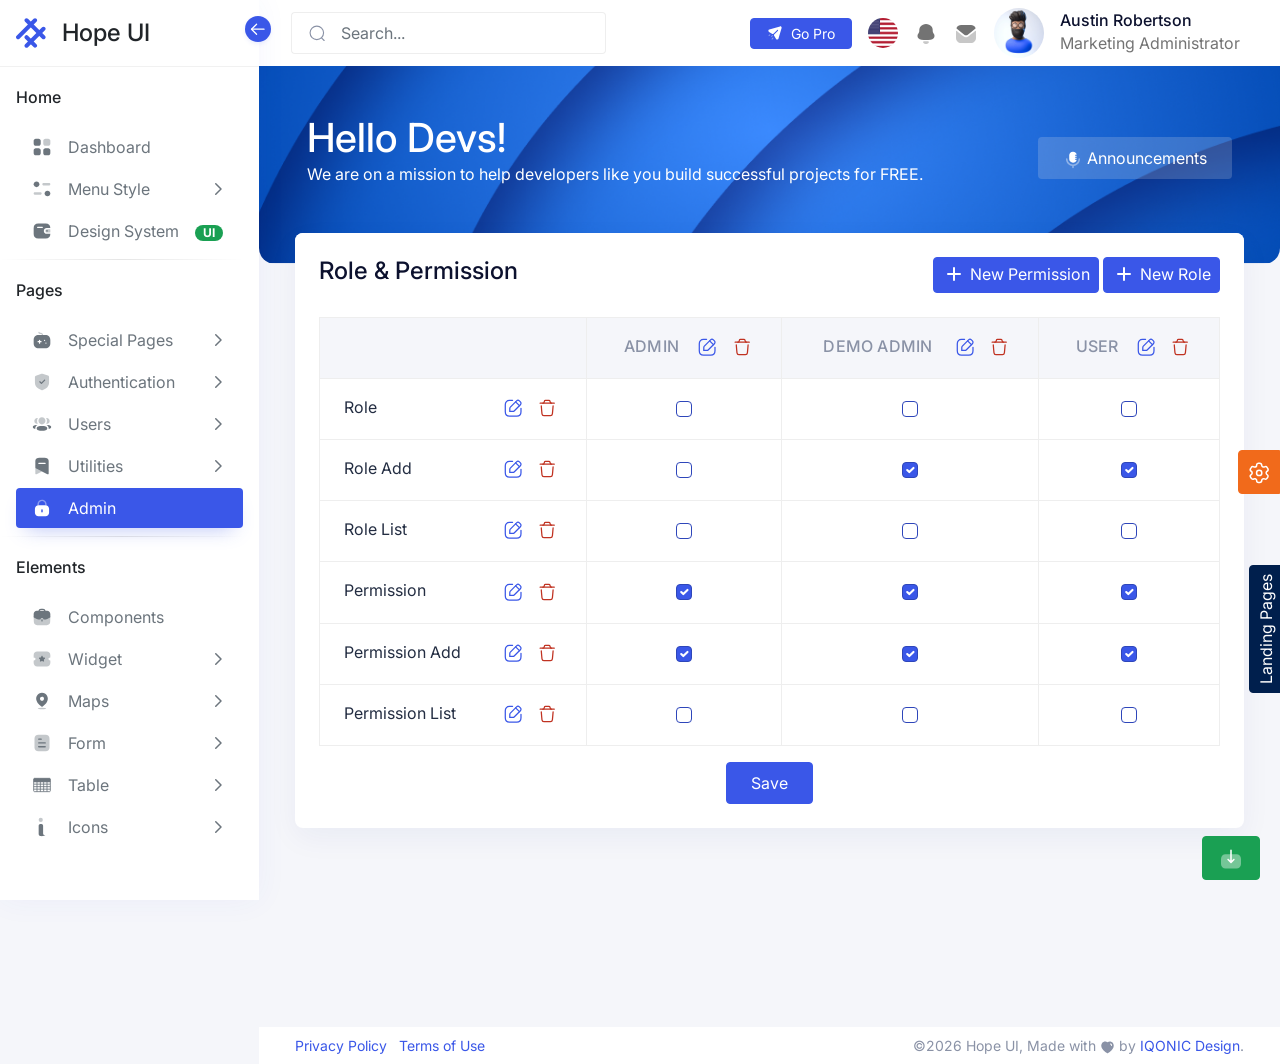
<file: html/dashboard/admin.html>
<!doctype html>
<html lang="en" dir="ltr">
  <head>
    <meta charset="utf-8">
      <meta name="viewport" content="width=device-width, initial-scale=1, shrink-to-fit=no">
      <title>Hope UI | Responsive Bootstrap 5 Admin Dashboard Template</title>
      
      <!-- Favicon -->
      <link rel="shortcut icon" href="../assets/images/favicon.ico">
      
      <!-- Library / Plugin Css Build -->
      <link rel="stylesheet" href="../assets/css/core/libs.min.css">
      
      <!-- Aos Animation Css -->
      <link rel="stylesheet" href="../assets/vendor/aos/dist/aos.css">
      
      <!-- Hope Ui Design System Css -->
      <link rel="stylesheet" href="../assets/css/hope-ui.min.css?v=4.0.0">
      
      <!-- Custom Css -->
      <link rel="stylesheet" href="../assets/css/custom.min.css?v=4.0.0">
      
      <!-- Dark Css -->
      <link rel="stylesheet" href="../assets/css/dark.min.css">
      
      <!-- Customizer Css -->
      <link rel="stylesheet" href="../assets/css/customizer.min.css">
      
      <!-- RTL Css -->
      <link rel="stylesheet" href="../assets/css/rtl.min.css">
      
      
  </head>
  <body class="  ">
    <!-- loader Start -->
    <div id="loading">
      <div class="loader simple-loader">
          <div class="loader-body">
          </div>
      </div>    </div>
    <!-- loader END -->
    
    <aside class="sidebar sidebar-default sidebar-white sidebar-base navs-rounded-all ">
        <div class="sidebar-header d-flex align-items-center justify-content-start">
            <a href="../dashboard/index.html" class="navbar-brand">
                
                <!--Logo start-->
                <div class="logo-main">
                    <div class="logo-normal">
                        <svg class=" icon-30" viewBox="0 0 30 30" fill="none" xmlns="http://www.w3.org/2000/svg">
                            <rect x="-0.757324" y="19.2427" width="28" height="4" rx="2" transform="rotate(-45 -0.757324 19.2427)" fill="currentColor"/>
                            <rect x="7.72803" y="27.728" width="28" height="4" rx="2" transform="rotate(-45 7.72803 27.728)" fill="currentColor"/>
                            <rect x="10.5366" y="16.3945" width="16" height="4" rx="2" transform="rotate(45 10.5366 16.3945)" fill="currentColor"/>
                            <rect x="10.5562" y="-0.556152" width="28" height="4" rx="2" transform="rotate(45 10.5562 -0.556152)" fill="currentColor"/>
                        </svg>
                    </div>
                    <div class="logo-mini">
                        <svg class=" icon-30" viewBox="0 0 30 30" fill="none" xmlns="http://www.w3.org/2000/svg">
                            <rect x="-0.757324" y="19.2427" width="28" height="4" rx="2" transform="rotate(-45 -0.757324 19.2427)" fill="currentColor"/>
                            <rect x="7.72803" y="27.728" width="28" height="4" rx="2" transform="rotate(-45 7.72803 27.728)" fill="currentColor"/>
                            <rect x="10.5366" y="16.3945" width="16" height="4" rx="2" transform="rotate(45 10.5366 16.3945)" fill="currentColor"/>
                            <rect x="10.5562" y="-0.556152" width="28" height="4" rx="2" transform="rotate(45 10.5562 -0.556152)" fill="currentColor"/>
                        </svg>
                    </div>
                </div>
                <!--logo End-->
                
                
                
                
                <h4 class="logo-title">Hope UI</h4>
            </a>
            <div class="sidebar-toggle" data-toggle="sidebar" data-active="true">
                <i class="icon">
                    <svg width="20" height="20" viewBox="0 0 24 24" fill="none" xmlns="http://www.w3.org/2000/svg">
                        <path d="M4.25 12.2744L19.25 12.2744" stroke="currentColor" stroke-width="1.5" stroke-linecap="round" stroke-linejoin="round"></path>
                        <path d="M10.2998 18.2988L4.2498 12.2748L10.2998 6.24976" stroke="currentColor" stroke-width="1.5" stroke-linecap="round" stroke-linejoin="round"></path>
                    </svg>
                </i>
            </div>
        </div>
        <div class="sidebar-body pt-0 data-scrollbar">
            <div class="sidebar-list">
                <!-- Sidebar Menu Start -->
                <ul class="navbar-nav iq-main-menu" id="sidebar-menu">
                    <li class="nav-item static-item">
                        <a class="nav-link static-item disabled" href="#" tabindex="-1">
                            <span class="default-icon">Home</span>
                            <span class="mini-icon">-</span>
                        </a>
                    </li>
                    <li class="nav-item">
                        <a class="nav-link " aria-current="page" href="../dashboard/index.html">
                            <i class="icon">
                                <svg width="20" viewBox="0 0 24 24" fill="none" xmlns="http://www.w3.org/2000/svg" class="icon-20">
                                    <path opacity="0.4" d="M16.0756 2H19.4616C20.8639 2 22.0001 3.14585 22.0001 4.55996V7.97452C22.0001 9.38864 20.8639 10.5345 19.4616 10.5345H16.0756C14.6734 10.5345 13.5371 9.38864 13.5371 7.97452V4.55996C13.5371 3.14585 14.6734 2 16.0756 2Z" fill="currentColor"></path>
                                    <path fill-rule="evenodd" clip-rule="evenodd" d="M4.53852 2H7.92449C9.32676 2 10.463 3.14585 10.463 4.55996V7.97452C10.463 9.38864 9.32676 10.5345 7.92449 10.5345H4.53852C3.13626 10.5345 2 9.38864 2 7.97452V4.55996C2 3.14585 3.13626 2 4.53852 2ZM4.53852 13.4655H7.92449C9.32676 13.4655 10.463 14.6114 10.463 16.0255V19.44C10.463 20.8532 9.32676 22 7.92449 22H4.53852C3.13626 22 2 20.8532 2 19.44V16.0255C2 14.6114 3.13626 13.4655 4.53852 13.4655ZM19.4615 13.4655H16.0755C14.6732 13.4655 13.537 14.6114 13.537 16.0255V19.44C13.537 20.8532 14.6732 22 16.0755 22H19.4615C20.8637 22 22 20.8532 22 19.44V16.0255C22 14.6114 20.8637 13.4655 19.4615 13.4655Z" fill="currentColor"></path>
                                </svg>
                            </i>
                            <span class="item-name">Dashboard</span>
                        </a>
                    </li>
                    <li class="nav-item">
                        <a class="nav-link" data-bs-toggle="collapse" href="#horizontal-menu" role="button" aria-expanded="false" aria-controls="horizontal-menu">
                            <i class="icon">
                                
                                <svg width="20" viewBox="0 0 24 24" fill="none" xmlns="http://www.w3.org/2000/svg" class="icon-20">
                                    <path opacity="0.4" d="M10.0833 15.958H3.50777C2.67555 15.958 2 16.6217 2 17.4393C2 18.2559 2.67555 18.9207 3.50777 18.9207H10.0833C10.9155 18.9207 11.5911 18.2559 11.5911 17.4393C11.5911 16.6217 10.9155 15.958 10.0833 15.958Z" fill="currentColor"></path>
                                    <path opacity="0.4" d="M22.0001 6.37867C22.0001 5.56214 21.3246 4.89844 20.4934 4.89844H13.9179C13.0857 4.89844 12.4102 5.56214 12.4102 6.37867C12.4102 7.1963 13.0857 7.86 13.9179 7.86H20.4934C21.3246 7.86 22.0001 7.1963 22.0001 6.37867Z" fill="currentColor"></path>
                                    <path d="M8.87774 6.37856C8.87774 8.24523 7.33886 9.75821 5.43887 9.75821C3.53999 9.75821 2 8.24523 2 6.37856C2 4.51298 3.53999 3 5.43887 3C7.33886 3 8.87774 4.51298 8.87774 6.37856Z" fill="currentColor"></path>
                                    <path d="M21.9998 17.3992C21.9998 19.2648 20.4609 20.7777 18.5609 20.7777C16.6621 20.7777 15.1221 19.2648 15.1221 17.3992C15.1221 15.5325 16.6621 14.0195 18.5609 14.0195C20.4609 14.0195 21.9998 15.5325 21.9998 17.3992Z" fill="currentColor"></path>
                                </svg>
                            </i>
                            <span class="item-name">Menu Style</span>
                            <i class="right-icon">
                                <svg class="icon-18" xmlns="http://www.w3.org/2000/svg" width="18" fill="none" viewBox="0 0 24 24" stroke="currentColor">
                                    <path stroke-linecap="round" stroke-linejoin="round" stroke-width="2" d="M9 5l7 7-7 7" />
                                </svg>
                            </i>
                        </a>
                        <ul class="sub-nav collapse" id="horizontal-menu" data-bs-parent="#sidebar-menu">
                            <li class="nav-item">
                                <a class="nav-link " href="../dashboard/index-horizontal.html">
                                  <i class="icon">
                                        <svg class="icon-10" xmlns="http://www.w3.org/2000/svg" width="10" viewBox="0 0 24 24" fill="currentColor">
                                            <g>
                                            <circle cx="12" cy="12" r="8" fill="currentColor"></circle>
                                            </g>
                                        </svg>
                                    </i>
                                  <i class="sidenav-mini-icon"> H </i>
                                  <span class="item-name"> Horizontal </span>
                                </a>
                            </li>
                            <li class="nav-item">
                                <a class="nav-link " href="../dashboard/index-dual-horizontal.html">
                                    <i class="icon">
                                        <svg class="icon-10" xmlns="http://www.w3.org/2000/svg" width="10" viewBox="0 0 24 24" fill="currentColor">
                                            <g>
                                            <circle cx="12" cy="12" r="8" fill="currentColor"></circle>
                                            </g>
                                        </svg>
                                    </i>
                                    <i class="sidenav-mini-icon"> D </i>
                                    <span class="item-name">Dual Horizontal</span>
                                </a>
                            </li>
                            <li class="nav-item">
                                <a class="nav-link " href="../dashboard/index-dual-compact.html">
                                    <i class="icon svg-icon">
                                        <svg class="icon-10" xmlns="http://www.w3.org/2000/svg" width="10" viewBox="0 0 24 24" fill="currentColor">
                                            <g>
                                            <circle cx="12" cy="12" r="8" fill="currentColor"></circle>
                                            </g>
                                        </svg>
                                    </i>
                                    <i class="sidenav-mini-icon"> D </i>                   
                                    <span class="item-name">Dual Compact</span>
                                </a>
                            </li>
                            <li class="nav-item">
                                <a class="nav-link " href="../dashboard/index-boxed.html">
                                    <i class="icon">
                                        <svg class="icon-10" xmlns="http://www.w3.org/2000/svg" width="10" viewBox="0 0 24 24" fill="currentColor">
                                            <g>
                                            <circle cx="12" cy="12" r="8" fill="currentColor"></circle>
                                            </g>
                                        </svg>
                                    </i>
                                    <i class="sidenav-mini-icon"> B </i>
                                    <span class="item-name">Boxed Horizontal</span>
                                </a>
                            </li>
                            <li class="nav-item">
                                <a class="nav-link " href="../dashboard/index-boxed-fancy.html">
                                    <i class="icon">
                                        <svg class="icon-10" xmlns="http://www.w3.org/2000/svg" width="10" viewBox="0 0 24 24" fill="currentColor">
                                            <g>
                                            <circle cx="12" cy="12" r="8" fill="currentColor"></circle>
                                            </g>
                                        </svg>
                                    </i>
                                    <i class="sidenav-mini-icon"> B </i>
                                    <span class="item-name">Boxed Fancy</span>
                                </a>
                            </li>
                        </ul>
                    </li>
                     <li class="nav-item">
                        <a class="nav-link" aria-current="page" href="https://templates.iqonic.design/hope-ui/html/dist/" target="_blank">
                            <i class="icon">
                                 <svg class="icon-20" width="20" viewBox="0 0 24 24" fill="none" xmlns="http://www.w3.org/2000/svg">
                                    <path fill-rule="evenodd" clip-rule="evenodd" d="M21.9964 8.37513H17.7618C15.7911 8.37859 14.1947 9.93514 14.1911 11.8566C14.1884 13.7823 15.7867 15.3458 17.7618 15.3484H22V15.6543C22 19.0136 19.9636 21 16.5173 21H7.48356C4.03644 21 2 19.0136 2 15.6543V8.33786C2 4.97862 4.03644 3 7.48356 3H16.5138C19.96 3 21.9964 4.97862 21.9964 8.33786V8.37513ZM6.73956 8.36733H12.3796H12.3831H12.3902C12.8124 8.36559 13.1538 8.03019 13.152 7.61765C13.1502 7.20598 12.8053 6.87318 12.3831 6.87491H6.73956C6.32 6.87664 5.97956 7.20858 5.97778 7.61852C5.976 8.03019 6.31733 8.36559 6.73956 8.36733Z" fill="currentColor"></path>
                                    <path opacity="0.4" d="M16.0374 12.2966C16.2465 13.2478 17.0805 13.917 18.0326 13.8996H21.2825C21.6787 13.8996 22 13.5715 22 13.166V10.6344C21.9991 10.2297 21.6787 9.90077 21.2825 9.8999H17.9561C16.8731 9.90338 15.9983 10.8024 16 11.9102C16 12.0398 16.0128 12.1695 16.0374 12.2966Z" fill="currentColor"></path>
                                    <circle cx="18" cy="11.8999" r="1" fill="currentColor"></circle>
                                </svg>
                                                         
                            </i>
                            <span class="item-name">Design System<span class="badge rounded-pill bg-success item-name">UI</span></span>
                        </a>
                    </li>
                    <li><hr class="hr-horizontal"></li>
                    <li class="nav-item static-item">
                        <a class="nav-link static-item disabled" href="#" tabindex="-1">
                            <span class="default-icon">Pages</span>
                            <span class="mini-icon">-</span>
                        </a>
                    </li>
                    <li class="nav-item">
                        <a class="nav-link" data-bs-toggle="collapse" href="#sidebar-special" role="button" aria-expanded="false" aria-controls="sidebar-special">
                            <i class="icon">
                                <svg class="icon-20"  width="20" viewBox="0 0 24 24" fill="none" xmlns="http://www.w3.org/2000/svg">
                                    <path opacity="0.4" d="M13.3051 5.88243V6.06547C12.8144 6.05584 12.3237 6.05584 11.8331 6.05584V5.89206C11.8331 5.22733 11.2737 4.68784 10.6064 4.68784H9.63482C8.52589 4.68784 7.62305 3.80152 7.62305 2.72254C7.62305 2.32755 7.95671 2 8.35906 2C8.77123 2 9.09508 2.32755 9.09508 2.72254C9.09508 3.01155 9.34042 3.24276 9.63482 3.24276H10.6064C12.0882 3.2524 13.2953 4.43736 13.3051 5.88243Z" fill="currentColor"></path>
                                    <path fill-rule="evenodd" clip-rule="evenodd" d="M15.164 6.08279C15.4791 6.08712 15.7949 6.09145 16.1119 6.09469C19.5172 6.09469 22 8.52241 22 11.875V16.1813C22 19.5339 19.5172 21.9616 16.1119 21.9616C14.7478 21.9905 13.3837 22.0001 12.0098 22.0001C10.6359 22.0001 9.25221 21.9905 7.88813 21.9616C4.48283 21.9616 2 19.5339 2 16.1813V11.875C2 8.52241 4.48283 6.09469 7.89794 6.09469C9.18351 6.07542 10.4985 6.05615 11.8332 6.05615C12.3238 6.05615 12.8145 6.05615 13.3052 6.06579C13.9238 6.06579 14.5425 6.07427 15.164 6.08279ZM10.8518 14.7459H9.82139V15.767C9.82139 16.162 9.48773 16.4896 9.08538 16.4896C8.67321 16.4896 8.34936 16.162 8.34936 15.767V14.7459H7.30913C6.90677 14.7459 6.57311 14.4279 6.57311 14.0233C6.57311 13.6283 6.90677 13.3008 7.30913 13.3008H8.34936V12.2892C8.34936 11.8942 8.67321 11.5667 9.08538 11.5667C9.48773 11.5667 9.82139 11.8942 9.82139 12.2892V13.3008H10.8518C11.2542 13.3008 11.5878 13.6283 11.5878 14.0233C11.5878 14.4279 11.2542 14.7459 10.8518 14.7459ZM15.0226 13.1177H15.1207C15.5231 13.1177 15.8567 12.7998 15.8567 12.3952C15.8567 12.0002 15.5231 11.6727 15.1207 11.6727H15.0226C14.6104 11.6727 14.2866 12.0002 14.2866 12.3952C14.2866 12.7998 14.6104 13.1177 15.0226 13.1177ZM16.7007 16.4318H16.7988C17.2012 16.4318 17.5348 16.1139 17.5348 15.7092C17.5348 15.3143 17.2012 14.9867 16.7988 14.9867H16.7007C16.2885 14.9867 15.9647 15.3143 15.9647 15.7092C15.9647 16.1139 16.2885 16.4318 16.7007 16.4318Z" fill="currentColor"></path>
                                </svg>
                            </i>
                            <span class="item-name">Special Pages</span>
                            <i class="right-icon">
                                <svg class="icon-18" xmlns="http://www.w3.org/2000/svg" width="18" fill="none" viewBox="0 0 24 24" stroke="currentColor">
                                    <path stroke-linecap="round" stroke-linejoin="round" stroke-width="2" d="M9 5l7 7-7 7" />
                                </svg>
                            </i>
                        </a>
                        <ul class="sub-nav collapse" id="sidebar-special" data-bs-parent="#sidebar-menu">
                            <li class="nav-item">
                                <a class="nav-link " href="../dashboard/special-pages/billing.html">
                                  <i class="icon">
                                        <svg class="icon-10" xmlns="http://www.w3.org/2000/svg" width="10" viewBox="0 0 24 24" fill="currentColor">
                                            <g>
                                            <circle cx="12" cy="12" r="8" fill="currentColor"></circle>
                                            </g>
                                        </svg>
                                    </i>
                                  <i class="sidenav-mini-icon"> B </i>
                                  <span class="item-name">Billing</span>
                                </a>
                            </li>
                            <li class="nav-item">
                                <a class="nav-link " href="../dashboard/special-pages/calender.html">
                                    <i class="icon">
                                        <svg class="icon-10" xmlns="http://www.w3.org/2000/svg" width="10" viewBox="0 0 24 24" fill="currentColor">
                                            <g>
                                            <circle cx="12" cy="12" r="8" fill="currentColor"></circle>
                                            </g>
                                        </svg>
                                    </i>
                                    <i class="sidenav-mini-icon"> C </i>
                                    <span class="item-name">Calender</span>
                                </a>
                            </li>
                            <li class="nav-item">
                                <a class="nav-link " href="../dashboard/special-pages/kanban.html">
                                   <i class="icon">
                                        <svg class="icon-10" xmlns="http://www.w3.org/2000/svg" width="10" viewBox="0 0 24 24" fill="currentColor">
                                            <g>
                                            <circle cx="12" cy="12" r="8" fill="currentColor"></circle>
                                            </g>
                                        </svg>
                                    </i>
                                   <i class="sidenav-mini-icon"> K </i>
                                   <span class="item-name">kanban</span>
                                </a>
                            </li>
                            <li class="nav-item">
                                <a class="nav-link " href="../dashboard/special-pages/pricing.html">
                                    <i class="icon">
                                        <svg class="icon-10" xmlns="http://www.w3.org/2000/svg" width="10" viewBox="0 0 24 24" fill="currentColor">
                                            <g>
                                            <circle cx="12" cy="12" r="8" fill="currentColor"></circle>
                                            </g>
                                        </svg>
                                    </i>
                                    <i class="sidenav-mini-icon"> P </i>
                                    <span class="item-name">Pricing</span>
                                </a>
                            </li>
                            <li class="nav-item">
                                <a class="nav-link " href="../dashboard/special-pages/rtl-support.html">
                                    <i class="icon">
                                        <svg class="icon-10" xmlns="http://www.w3.org/2000/svg" width="10" viewBox="0 0 24 24" fill="currentColor">
                                            <g>
                                            <circle cx="12" cy="12" r="8" fill="currentColor"></circle>
                                            </g>
                                        </svg>
                                    </i>
                                    <i class="sidenav-mini-icon"> R </i>
                                    <span class="item-name">RTL Support</span>
                                </a>
                            </li>
                            <li class="nav-item">
                                <a class="nav-link " href="../dashboard/special-pages/timeline.html">
                                    <i class="icon">
                                        <svg class="icon-10" xmlns="http://www.w3.org/2000/svg" width="10" viewBox="0 0 24 24" fill="currentColor">
                                            <g>
                                            <circle cx="12" cy="12" r="8" fill="currentColor"></circle>
                                            </g>
                                        </svg>
                                    </i>
                                    <i class="sidenav-mini-icon"> T </i>
                                    <span class="item-name">Timeline</span>
                                </a>
                            </li>
                        </ul>
                    </li>
                    <li class="nav-item">
                        <a class="nav-link" data-bs-toggle="collapse" href="#sidebar-auth" role="button" aria-expanded="false" aria-controls="sidebar-user">
                            <i class="icon">
                                <svg class="icon-20" width="20" viewBox="0 0 24 24" fill="none" xmlns="http://www.w3.org/2000/svg">
                                    <path opacity="0.4" d="M12.0865 22C11.9627 22 11.8388 21.9716 11.7271 21.9137L8.12599 20.0496C7.10415 19.5201 6.30481 18.9259 5.68063 18.2336C4.31449 16.7195 3.5544 14.776 3.54232 12.7599L3.50004 6.12426C3.495 5.35842 3.98931 4.67103 4.72826 4.41215L11.3405 2.10679C11.7331 1.96656 12.1711 1.9646 12.5707 2.09992L19.2081 4.32684C19.9511 4.57493 20.4535 5.25742 20.4575 6.02228L20.4998 12.6628C20.5129 14.676 19.779 16.6274 18.434 18.1581C17.8168 18.8602 17.0245 19.4632 16.0128 20.0025L12.4439 21.9088C12.3331 21.9686 12.2103 21.999 12.0865 22Z" fill="currentColor"></path>
                                    <path d="M11.3194 14.3209C11.1261 14.3219 10.9328 14.2523 10.7838 14.1091L8.86695 12.2656C8.57097 11.9793 8.56795 11.5145 8.86091 11.2262C9.15387 10.9369 9.63207 10.934 9.92906 11.2193L11.3083 12.5451L14.6758 9.22479C14.9698 8.93552 15.448 8.93258 15.744 9.21793C16.041 9.50426 16.044 9.97004 15.751 10.2574L11.8519 14.1022C11.7049 14.2474 11.5127 14.3199 11.3194 14.3209Z" fill="currentColor"></path>
                                </svg>
                            </i>
                            <span class="item-name">Authentication</span>
                            <i class="right-icon">
                                <svg class="icon-18" xmlns="http://www.w3.org/2000/svg" width="18" fill="none" viewBox="0 0 24 24" stroke="currentColor">
                                    <path stroke-linecap="round" stroke-linejoin="round" stroke-width="2" d="M9 5l7 7-7 7" />
                                </svg>
                            </i>
                        </a>
                        <ul class="sub-nav collapse" id="sidebar-auth" data-bs-parent="#sidebar-menu">
                            <li class="nav-item">
                                <a class="nav-link" href="../dashboard/auth/sign-in.html">
                                    <i class="icon">
                                        <svg class="icon-10" xmlns="http://www.w3.org/2000/svg" width="10" viewBox="0 0 24 24" fill="currentColor">
                                            <g>
                                            <circle cx="12" cy="12" r="8" fill="currentColor"></circle>
                                            </g>
                                        </svg>
                                    </i>
                                    <i class="sidenav-mini-icon"> L </i>
                                    <span class="item-name">Login</span>
                                </a>
                            </li>
                            <li class="nav-item">
                                <a class="nav-link" href="../dashboard/auth/sign-up.html">
                                    <i class="icon">
                                        <svg class="icon-10" xmlns="http://www.w3.org/2000/svg" width="10" viewBox="0 0 24 24" fill="currentColor">
                                            <g>
                                            <circle cx="12" cy="12" r="8" fill="currentColor"></circle>
                                            </g>
                                        </svg>
                                    </i>
                                    <i class="sidenav-mini-icon"> R </i>
                                    <span class="item-name">Register</span>
                                </a>
                            </li>
                            <li class="nav-item">
                                <a class="nav-link" href="../dashboard/auth/confirm-mail.html">
                                    <i class="icon">
                                        <svg class="icon-10" xmlns="http://www.w3.org/2000/svg" width="10" viewBox="0 0 24 24" fill="currentColor">
                                            <g>
                                            <circle cx="12" cy="12" r="8" fill="currentColor"></circle>
                                            </g>
                                        </svg>
                                    </i>
                                    <i class="sidenav-mini-icon"> C </i>
                                    <span class="item-name">Confirm Mail</span>
                                </a>
                            </li>
                            <li class="nav-item">
                                <a class="nav-link" href="../dashboard/auth/lock-screen.html">
                                    <i class="icon">
                                        <svg class="icon-10" xmlns="http://www.w3.org/2000/svg" width="10" viewBox="0 0 24 24" fill="currentColor">
                                            <g>
                                            <circle cx="12" cy="12" r="8" fill="currentColor"></circle>
                                            </g>
                                        </svg>
                                    </i>
                                    <i class="sidenav-mini-icon"> L </i>
                                    <span class="item-name">Lock Screen</span>
                                </a>
                            </li>
                            <li class="nav-item">
                                <a class="nav-link" href="../dashboard/auth/recoverpw.html">
                                   <i class="icon">
                                        <svg class="icon-10" xmlns="http://www.w3.org/2000/svg" width="10" viewBox="0 0 24 24" fill="currentColor">
                                            <g>
                                            <circle cx="12" cy="12" r="8" fill="currentColor"></circle>
                                            </g>
                                        </svg>
                                    </i>
                                    <i class="sidenav-mini-icon"> R </i>
                                    <span class="item-name">Recover password</span>
                                </a>
                            </li>
                        </ul>
                    </li>
                    <li class="nav-item">
                        <a class="nav-link" data-bs-toggle="collapse" href="#sidebar-user" role="button" aria-expanded="false" aria-controls="sidebar-user">
                            <i class="icon">
                                <svg class="icon-20" width="20" viewBox="0 0 24 24" fill="none" xmlns="http://www.w3.org/2000/svg">
                                    <path d="M11.9488 14.54C8.49884 14.54 5.58789 15.1038 5.58789 17.2795C5.58789 19.4562 8.51765 20.0001 11.9488 20.0001C15.3988 20.0001 18.3098 19.4364 18.3098 17.2606C18.3098 15.084 15.38 14.54 11.9488 14.54Z" fill="currentColor"></path>
                                    <path opacity="0.4" d="M11.949 12.467C14.2851 12.467 16.1583 10.5831 16.1583 8.23351C16.1583 5.88306 14.2851 4 11.949 4C9.61293 4 7.73975 5.88306 7.73975 8.23351C7.73975 10.5831 9.61293 12.467 11.949 12.467Z" fill="currentColor"></path>
                                    <path opacity="0.4" d="M21.0881 9.21923C21.6925 6.84176 19.9205 4.70654 17.664 4.70654C17.4187 4.70654 17.1841 4.73356 16.9549 4.77949C16.9244 4.78669 16.8904 4.802 16.8725 4.82902C16.8519 4.86324 16.8671 4.90917 16.8895 4.93889C17.5673 5.89528 17.9568 7.0597 17.9568 8.30967C17.9568 9.50741 17.5996 10.6241 16.9728 11.5508C16.9083 11.6462 16.9656 11.775 17.0793 11.7948C17.2369 11.8227 17.3981 11.8371 17.5629 11.8416C19.2059 11.8849 20.6807 10.8213 21.0881 9.21923Z" fill="currentColor"></path>
                                    <path d="M22.8094 14.817C22.5086 14.1722 21.7824 13.73 20.6783 13.513C20.1572 13.3851 18.747 13.205 17.4352 13.2293C17.4155 13.232 17.4048 13.2455 17.403 13.2545C17.4003 13.2671 17.4057 13.2887 17.4316 13.3022C18.0378 13.6039 20.3811 14.916 20.0865 17.6834C20.074 17.8032 20.1698 17.9068 20.2888 17.8888C20.8655 17.8059 22.3492 17.4853 22.8094 16.4866C23.0637 15.9589 23.0637 15.3456 22.8094 14.817Z" fill="currentColor"></path>
                                    <path opacity="0.4" d="M7.04459 4.77973C6.81626 4.7329 6.58077 4.70679 6.33543 4.70679C4.07901 4.70679 2.30701 6.84201 2.9123 9.21947C3.31882 10.8216 4.79355 11.8851 6.43661 11.8419C6.60136 11.8374 6.76343 11.8221 6.92013 11.7951C7.03384 11.7753 7.09115 11.6465 7.02668 11.551C6.3999 10.6234 6.04263 9.50765 6.04263 8.30991C6.04263 7.05904 6.43303 5.89462 7.11085 4.93913C7.13234 4.90941 7.14845 4.86348 7.12696 4.82926C7.10906 4.80135 7.07593 4.78694 7.04459 4.77973Z" fill="currentColor"></path>
                                    <path d="M3.32156 13.5127C2.21752 13.7297 1.49225 14.1719 1.19139 14.8167C0.936203 15.3453 0.936203 15.9586 1.19139 16.4872C1.65163 17.4851 3.13531 17.8066 3.71195 17.8885C3.83104 17.9065 3.92595 17.8038 3.91342 17.6832C3.61883 14.9167 5.9621 13.6046 6.56918 13.3029C6.59425 13.2885 6.59962 13.2677 6.59694 13.2542C6.59515 13.2452 6.5853 13.2317 6.5656 13.2299C5.25294 13.2047 3.84358 13.3848 3.32156 13.5127Z" fill="currentColor"></path>
                                </svg>
                            </i>
                            <span class="item-name">Users</span>
                            <i class="right-icon">
                                <svg class="icon-18" xmlns="http://www.w3.org/2000/svg" width="18" fill="none" viewBox="0 0 24 24" stroke="currentColor">
                                    <path stroke-linecap="round" stroke-linejoin="round" stroke-width="2" d="M9 5l7 7-7 7" />
                                </svg>
                            </i>
                        </a>
                        <ul class="sub-nav collapse" id="sidebar-user" data-bs-parent="#sidebar-menu">
                            <li class="nav-item">
                                <a class="nav-link " href="../dashboard/app/user-profile.html">
                                    <i class="icon">
                                        <svg class="icon-10" xmlns="http://www.w3.org/2000/svg" width="10" viewBox="0 0 24 24" fill="currentColor">
                                            <g>
                                            <circle cx="12" cy="12" r="8" fill="currentColor"></circle>
                                            </g>
                                        </svg>
                                    </i>
                                    <i class="sidenav-mini-icon"> U </i>
                                    <span class="item-name">User Profile</span>
                                </a>
                            </li>
                            <li class="nav-item">
                                <a class="nav-link " href="../dashboard/app/user-add.html">
                                    <i class="icon">
                                        <svg class="icon-10" xmlns="http://www.w3.org/2000/svg" width="10" viewBox="0 0 24 24" fill="currentColor">
                                            <g>
                                            <circle cx="12" cy="12" r="8" fill="currentColor"></circle>
                                            </g>
                                        </svg>
                                    </i>
                                    <i class="sidenav-mini-icon"> A </i>
                                    <span class="item-name">Add User</span>
                                </a>
                            </li>
                            <li class="nav-item">
                                <a class="nav-link " href="../dashboard/app/user-list.html">
                                    <i class="icon">
                                        <svg class="icon-10" xmlns="http://www.w3.org/2000/svg" width="10" viewBox="0 0 24 24" fill="currentColor">
                                            <g>
                                            <circle cx="12" cy="12" r="8" fill="currentColor"></circle>
                                            </g>
                                        </svg>
                                    </i>
                                    <i class="sidenav-mini-icon"> U </i>
                                    <span class="item-name">User List</span>
                                </a>
                            </li>
                        </ul>
                    </li>
                    <li class="nav-item">
                        <a class="nav-link" data-bs-toggle="collapse" href="#utilities-error" role="button" aria-expanded="false" aria-controls="utilities-error">
                            <i class="icon">
                                <svg class="icon-20" width="20" viewBox="0 0 24 24" fill="none" xmlns="http://www.w3.org/2000/svg">
                                    <path opacity="0.4" d="M11.9912 18.6215L5.49945 21.864C5.00921 22.1302 4.39768 21.9525 4.12348 21.4643C4.0434 21.3108 4.00106 21.1402 4 20.9668V13.7087C4 14.4283 4.40573 14.8725 5.47299 15.37L11.9912 18.6215Z" fill="currentColor"></path>
                                    <path fill-rule="evenodd" clip-rule="evenodd" d="M8.89526 2H15.0695C17.7773 2 19.9735 3.06605 20 5.79337V20.9668C19.9989 21.1374 19.9565 21.3051 19.8765 21.4554C19.7479 21.7007 19.5259 21.8827 19.2615 21.9598C18.997 22.0368 18.7128 22.0023 18.4741 21.8641L11.9912 18.6215L5.47299 15.3701C4.40573 14.8726 4 14.4284 4 13.7088V5.79337C4 3.06605 6.19625 2 8.89526 2ZM8.22492 9.62227H15.7486C16.1822 9.62227 16.5336 9.26828 16.5336 8.83162C16.5336 8.39495 16.1822 8.04096 15.7486 8.04096H8.22492C7.79137 8.04096 7.43991 8.39495 7.43991 8.83162C7.43991 9.26828 7.79137 9.62227 8.22492 9.62227Z" fill="currentColor"></path>
                                </svg>
                            </i>
                            <span class="item-name">Utilities</span>
                            <i class="right-icon">
                                <svg class="icon-18" xmlns="http://www.w3.org/2000/svg" width="18" fill="none" viewBox="0 0 24 24" stroke="currentColor">
                                    <path stroke-linecap="round" stroke-linejoin="round" stroke-width="2" d="M9 5l7 7-7 7" />
                                </svg>
                            </i>
                        </a>
                        <ul class="sub-nav collapse" id="utilities-error" data-bs-parent="#sidebar-menu">
                            <li class="nav-item">
                                <a class="nav-link " href="../dashboard/errors/error404.html">
                                    <i class="icon">
                                        <svg class="icon-10" xmlns="http://www.w3.org/2000/svg" width="10" viewBox="0 0 24 24" fill="currentColor">
                                            <g>
                                            <circle cx="12" cy="12" r="8" fill="currentColor"></circle>
                                            </g>
                                        </svg>
                                    </i>
                                    <span class="item-name">Error 404</span>
                                </a>
                            </li>
                            <li class="nav-item">
                                <a class="nav-link " href="../dashboard/errors/error500.html">
                                    <i class="icon">
                                        <svg class="icon-10" xmlns="http://www.w3.org/2000/svg" width="10" viewBox="0 0 24 24" fill="currentColor">
                                            <g>
                                            <circle cx="12" cy="12" r="8" fill="currentColor"></circle>
                                            </g>
                                        </svg>
                                    </i>
                                    <span class="item-name">Error 500</span>
                                </a>
                            </li>
                            <li class="nav-item">
                                <a class="nav-link " href="../dashboard/errors/maintenance.html">
                                    <i class="icon">
                                        <svg  class="icon-10" xmlns="http://www.w3.org/2000/svg" width="10" viewBox="0 0 24 24" fill="currentColor">
                                            <g>
                                            <circle cx="12" cy="12" r="8" fill="currentColor"></circle>
                                            </g>
                                        </svg>
                                    </i>
                                    <span class="item-name">Maintenance</span>
                                </a>
                            </li>
                        </ul>
                    </li>
                    <li class="nav-item">
                        <a class="nav-link active"  href="../dashboard/admin.html">
                            <i class="icon">
                            <svg class="icon-20" width="20" viewBox="0 0 24 24" fill="none" xmlns="http://www.w3.org/2000/svg">
                            <path fill-rule="evenodd" clip-rule="evenodd" d="M7.7688 8.71387H16.2312C18.5886 8.71387 20.5 10.5831 20.5 12.8885V17.8254C20.5 20.1308 18.5886 22 16.2312 22H7.7688C5.41136 22 3.5 20.1308 3.5 17.8254V12.8885C3.5 10.5831 5.41136 8.71387 7.7688 8.71387ZM11.9949 17.3295C12.4928 17.3295 12.8891 16.9419 12.8891 16.455V14.2489C12.8891 13.772 12.4928 13.3844 11.9949 13.3844C11.5072 13.3844 11.1109 13.772 11.1109 14.2489V16.455C11.1109 16.9419 11.5072 17.3295 11.9949 17.3295Z" fill="currentColor"></path>
                            <path opacity="0.4" d="M17.523 7.39595V8.86667C17.1673 8.7673 16.7913 8.71761 16.4052 8.71761H15.7447V7.39595C15.7447 5.37868 14.0681 3.73903 12.0053 3.73903C9.94257 3.73903 8.26594 5.36874 8.25578 7.37608V8.71761H7.60545C7.20916 8.71761 6.83319 8.7673 6.47754 8.87661V7.39595C6.4877 4.41476 8.95692 2 11.985 2C15.0537 2 17.523 4.41476 17.523 7.39595Z" fill="currentColor"></path>
                            </svg>
                            </i>
                            <span class="item-name">Admin</span>
                        </a>
                    </li>
                    <li><hr class="hr-horizontal"></li>
                    <li class="nav-item static-item">
                        <a class="nav-link static-item disabled" href="#" tabindex="-1">
                            <span class="default-icon">Elements</span>
                            <span class="mini-icon">-</span>
                        </a>
                    </li>
                    <li class="nav-item">
                        <a class="nav-link" href="https://templates.iqonic.design/hope-ui/html/dist/#accordion">
                            <i class="icon">
                                 <svg class="icon-20" width="20" viewBox="0 0 24 24" fill="none" xmlns="http://www.w3.org/2000/svg">                                
                               <path opacity="0.4" d="M2 11.0786C2.05 13.4166 2.19 17.4156 2.21 17.8566C2.281 18.7996 2.642 19.7526 3.204 20.4246C3.986 21.3676 4.949 21.7886 6.292 21.7886C8.148 21.7986 10.194 21.7986 12.181 21.7986C14.176 21.7986 16.112 21.7986 17.747 21.7886C19.071 21.7886 20.064 21.3566 20.836 20.4246C21.398 19.7526 21.759 18.7896 21.81 17.8566C21.83 17.4856 21.93 13.1446 21.99 11.0786H2Z" fill="currentColor"></path>                                <path d="M11.2451 15.3843V16.6783C11.2451 17.0923 11.5811 17.4283 11.9951 17.4283C12.4091 17.4283 12.7451 17.0923 12.7451 16.6783V15.3843C12.7451 14.9703 12.4091 14.6343 11.9951 14.6343C11.5811 14.6343 11.2451 14.9703 11.2451 15.3843Z" fill="currentColor"></path>                                <path fill-rule="evenodd" clip-rule="evenodd" d="M10.211 14.5565C10.111 14.9195 9.762 15.1515 9.384 15.1015C6.833 14.7455 4.395 13.8405 2.337 12.4815C2.126 12.3435 2 12.1075 2 11.8555V8.38949C2 6.28949 3.712 4.58149 5.817 4.58149H7.784C7.972 3.12949 9.202 2.00049 10.704 2.00049H13.286C14.787 2.00049 16.018 3.12949 16.206 4.58149H18.183C20.282 4.58149 21.99 6.28949 21.99 8.38949V11.8555C21.99 12.1075 21.863 12.3425 21.654 12.4815C19.592 13.8465 17.144 14.7555 14.576 15.1105C14.541 15.1155 14.507 15.1175 14.473 15.1175C14.134 15.1175 13.831 14.8885 13.746 14.5525C13.544 13.7565 12.821 13.1995 11.99 13.1995C11.148 13.1995 10.433 13.7445 10.211 14.5565ZM13.286 3.50049H10.704C10.031 3.50049 9.469 3.96049 9.301 4.58149H14.688C14.52 3.96049 13.958 3.50049 13.286 3.50049Z" fill="currentColor">
                               </path></svg> 
                            </i>
                            <span class="item-name">Components</span>
                        </a>
                    </li>
                    <li class="nav-item">
                        <a class="nav-link" data-bs-toggle="collapse" href="#sidebar-widget" role="button" aria-expanded="false" aria-controls="sidebar-widget">
                            <i class="icon">
                                <svg class="icon-20" width="20" viewBox="0 0 24 24" fill="none" xmlns="http://www.w3.org/2000/svg">
                                    <path opacity="0.4" d="M21.25 13.4764C20.429 13.4764 19.761 12.8145 19.761 12.001C19.761 11.1865 20.429 10.5246 21.25 10.5246C21.449 10.5246 21.64 10.4463 21.78 10.3076C21.921 10.1679 22 9.97864 22 9.78146L21.999 7.10415C21.999 4.84102 20.14 3 17.856 3H6.144C3.86 3 2.001 4.84102 2.001 7.10415L2 9.86766C2 10.0648 2.079 10.2541 2.22 10.3938C2.36 10.5325 2.551 10.6108 2.75 10.6108C3.599 10.6108 4.239 11.2083 4.239 12.001C4.239 12.8145 3.571 13.4764 2.75 13.4764C2.336 13.4764 2 13.8093 2 14.2195V16.8949C2 19.158 3.858 21 6.143 21H17.857C20.142 21 22 19.158 22 16.8949V14.2195C22 13.8093 21.664 13.4764 21.25 13.4764Z" fill="currentColor"></path>
                                    <path d="M15.4303 11.5887L14.2513 12.7367L14.5303 14.3597C14.5783 14.6407 14.4653 14.9177 14.2343 15.0837C14.0053 15.2517 13.7063 15.2727 13.4543 15.1387L11.9993 14.3737L10.5413 15.1397C10.4333 15.1967 10.3153 15.2267 10.1983 15.2267C10.0453 15.2267 9.89434 15.1787 9.76434 15.0847C9.53434 14.9177 9.42134 14.6407 9.46934 14.3597L9.74734 12.7367L8.56834 11.5887C8.36434 11.3907 8.29334 11.0997 8.38134 10.8287C8.47034 10.5587 8.70034 10.3667 8.98134 10.3267L10.6073 10.0897L11.3363 8.61268C11.4633 8.35868 11.7173 8.20068 11.9993 8.20068H12.0013C12.2843 8.20168 12.5383 8.35968 12.6633 8.61368L13.3923 10.0897L15.0213 10.3277C15.2993 10.3667 15.5293 10.5587 15.6173 10.8287C15.7063 11.0997 15.6353 11.3907 15.4303 11.5887Z" fill="currentColor"></path>
                                </svg>
                            </i>
                            <span class="item-name">widget</span>
                            <i class="right-icon">
                                <svg class="icon-18" xmlns="http://www.w3.org/2000/svg" width="18" fill="none" viewBox="0 0 24 24" stroke="currentColor">
                                    <path stroke-linecap="round" stroke-linejoin="round" stroke-width="2" d="M9 5l7 7-7 7" />
                                </svg>
                            </i>
                        </a>
                        <ul class="sub-nav collapse" id="sidebar-widget" data-bs-parent="#sidebar-menu">
                            <li class="nav-item">
                                <a class="nav-link " href="../dashboard/widget/widgetbasic.html">
                                    <i class="icon">
                                        <svg class="icon-10" xmlns="http://www.w3.org/2000/svg" width="10" viewBox="0 0 24 24" fill="currentColor">
                                            <g>
                                            <circle cx="12" cy="12" r="8" fill="currentColor"></circle>
                                            </g>
                                        </svg>
                                    </i>
                                    <i class="sidenav-mini-icon"> W </i>
                                    <span class="item-name">Widget Basic</span>
                                </a>
                            </li>
                            <li class="nav-item">
                                <a class="nav-link " href="../dashboard/widget/widgetchart.html">
                                    <i class="icon">
                                        <svg class="icon-10" xmlns="http://www.w3.org/2000/svg" width="10" viewBox="0 0 24 24" fill="currentColor">
                                            <g>
                                            <circle cx="12" cy="12" r="8" fill="currentColor"></circle>
                                            </g>
                                        </svg>
                                    </i>
                                    <i class="sidenav-mini-icon"> W </i>
                                    <span class="item-name">Widget Chart</span>
                                </a>
                            </li>
                             <li class="nav-item">
                                <a class="nav-link " href="../dashboard/widget/widgetcard.html">
                                    <i class="icon">
                                        <svg class="icon-10" xmlns="http://www.w3.org/2000/svg" width="10" viewBox="0 0 24 24" fill="currentColor">
                                            <g>
                                            <circle cx="12" cy="12" r="8" fill="currentColor"></circle>
                                            </g>
                                        </svg>
                                    </i>
                                    <i class="sidenav-mini-icon"> W </i>
                                    <span class="item-name">Widget Card</span>
                                </a>
                            </li>
                        </ul>
                    </li>
                    <li class="nav-item">
                        <a class="nav-link" data-bs-toggle="collapse" href="#sidebar-maps" role="button" aria-expanded="false" aria-controls="sidebar-maps">
                            <i class="icon">
                                <svg class="icon-20" width="20" viewBox="0 0 24 24" fill="none" xmlns="http://www.w3.org/2000/svg">
                                    <path fill-rule="evenodd" clip-rule="evenodd" d="M8.53162 2.93677C10.7165 1.66727 13.402 1.68946 15.5664 2.99489C17.7095 4.32691 19.012 6.70418 18.9998 9.26144C18.95 11.8019 17.5533 14.19 15.8075 16.0361C14.7998 17.1064 13.6726 18.0528 12.4488 18.856C12.3228 18.9289 12.1848 18.9777 12.0415 19C11.9036 18.9941 11.7693 18.9534 11.6508 18.8814C9.78243 17.6746 8.14334 16.134 6.81233 14.334C5.69859 12.8314 5.06584 11.016 5 9.13442C4.99856 6.57225 6.34677 4.20627 8.53162 2.93677ZM9.79416 10.1948C10.1617 11.1008 11.0292 11.6918 11.9916 11.6918C12.6221 11.6964 13.2282 11.4438 13.6748 10.9905C14.1214 10.5371 14.3715 9.92064 14.3692 9.27838C14.3726 8.29804 13.7955 7.41231 12.9073 7.03477C12.0191 6.65723 10.995 6.86235 10.3133 7.55435C9.63159 8.24635 9.42664 9.28872 9.79416 10.1948Z" fill="currentColor"></path>
                                    <ellipse opacity="0.4" cx="12" cy="21" rx="5" ry="1" fill="currentColor"></ellipse>
                                </svg>
                            </i>
                            <span class="item-name">Maps</span>
                            <i class="right-icon">
                                <svg class="icon-18" xmlns="http://www.w3.org/2000/svg" width="18" fill="none" viewBox="0 0 24 24" stroke="currentColor">
                                    <path stroke-linecap="round" stroke-linejoin="round" stroke-width="2" d="M9 5l7 7-7 7" />
                                </svg>
                            </i>
                        </a>
                        <ul class="sub-nav collapse" id="sidebar-maps" data-bs-parent="#sidebar-menu">
                            <li class="nav-item">
                                <a class="nav-link " href="../dashboard/maps/google.html">
                                    <i class="icon">
                                        <svg class="icon-10" xmlns="http://www.w3.org/2000/svg" width="10" viewBox="0 0 24 24" fill="currentColor">
                                            <g>
                                            <circle cx="12" cy="12" r="8" fill="currentColor"></circle>
                                            </g>
                                        </svg>
                                    </i>
                                    <i class="sidenav-mini-icon"> G </i>
                                    <span class="item-name">Google</span>
                                </a>
                            </li>
                            <li class="nav-item">
                                <a class="nav-link " href="../dashboard/maps/vector.html">
                                   <i class="icon">
                                        <svg class="icon-10" xmlns="http://www.w3.org/2000/svg" width="10" viewBox="0 0 24 24" fill="currentColor">
                                            <g>
                                            <circle cx="12" cy="12" r="8" fill="currentColor"></circle>
                                            </g>
                                        </svg>
                                    </i>
                                    <i class="sidenav-mini-icon"> V </i>
                                    <span class="item-name">Vector</span>
                                </a>
                            </li>
                        </ul>
                    </li>
                    <li class="nav-item">
                        <a class="nav-link" data-bs-toggle="collapse" href="#sidebar-form" role="button" aria-expanded="false" aria-controls="sidebar-form">
                            <i class="icon">
                                <svg class="icon-20" width="20" viewBox="0 0 24 24" fill="none" xmlns="http://www.w3.org/2000/svg">
                                    <path opacity="0.4" d="M16.191 2H7.81C4.77 2 3 3.78 3 6.83V17.16C3 20.26 4.77 22 7.81 22H16.191C19.28 22 21 20.26 21 17.16V6.83C21 3.78 19.28 2 16.191 2Z" fill="currentColor"></path>
                                    <path fill-rule="evenodd" clip-rule="evenodd" d="M8.07996 6.6499V6.6599C7.64896 6.6599 7.29996 7.0099 7.29996 7.4399C7.29996 7.8699 7.64896 8.2199 8.07996 8.2199H11.069C11.5 8.2199 11.85 7.8699 11.85 7.4289C11.85 6.9999 11.5 6.6499 11.069 6.6499H8.07996ZM15.92 12.7399H8.07996C7.64896 12.7399 7.29996 12.3899 7.29996 11.9599C7.29996 11.5299 7.64896 11.1789 8.07996 11.1789H15.92C16.35 11.1789 16.7 11.5299 16.7 11.9599C16.7 12.3899 16.35 12.7399 15.92 12.7399ZM15.92 17.3099H8.07996C7.77996 17.3499 7.48996 17.1999 7.32996 16.9499C7.16996 16.6899 7.16996 16.3599 7.32996 16.1099C7.48996 15.8499 7.77996 15.7099 8.07996 15.7399H15.92C16.319 15.7799 16.62 16.1199 16.62 16.5299C16.62 16.9289 16.319 17.2699 15.92 17.3099Z" fill="currentColor"></path>
                                </svg>
                            </i>
                            <span class="item-name">Form</span>
                            <i class="right-icon">
                                <svg class="icon-18" xmlns="http://www.w3.org/2000/svg" width="18" fill="none" viewBox="0 0 24 24" stroke="currentColor">
                                    <path stroke-linecap="round" stroke-linejoin="round" stroke-width="2" d="M9 5l7 7-7 7" />
                                </svg>
                            </i>
                        </a>
                        <ul class="sub-nav collapse" id="sidebar-form" data-bs-parent="#sidebar-menu">
                            <li class="nav-item">
                                <a class="nav-link " href="../dashboard/form/form-element.html">
                                   <i class="icon">
                                        <svg class="icon-10" xmlns="http://www.w3.org/2000/svg" width="10" viewBox="0 0 24 24" fill="currentColor">
                                            <g>
                                            <circle cx="12" cy="12" r="8" fill="currentColor"></circle>
                                            </g>
                                        </svg>
                                    </i>
                                   <i class="sidenav-mini-icon"> E </i>
                                   <span class="item-name">Elements</span>
                                </a>
                            </li>
                            <li class="nav-item">
                                <a class="nav-link " href="../dashboard/form/form-wizard.html">
                                    <i class="icon">
                                        <svg class="icon-10" xmlns="http://www.w3.org/2000/svg" width="10" viewBox="0 0 24 24" fill="currentColor">
                                            <g>
                                            <circle cx="12" cy="12" r="8" fill="currentColor"></circle>
                                            </g>
                                        </svg>
                                    </i>
                                    <i class="sidenav-mini-icon"> W </i>
                                    <span class="item-name">Wizard</span>
                                </a>
                            </li>
                            <li class="nav-item">
                                <a class="nav-link " href="../dashboard/form/form-validation.html">
                                    <i class="icon">
                                        <svg class="icon-10" xmlns="http://www.w3.org/2000/svg" width="10" viewBox="0 0 24 24" fill="currentColor">
                                            <g>
                                            <circle cx="12" cy="12" r="8" fill="currentColor"></circle>
                                            </g>
                                        </svg>
                                    </i>
                                    <i class="sidenav-mini-icon"> V </i>
                                    <span class="item-name">Validation</span>
                                </a>
                            </li>
                        </ul>
                    </li>
                    <li class="nav-item">
                        <a class="nav-link" data-bs-toggle="collapse" href="#sidebar-table" role="button" aria-expanded="false" aria-controls="sidebar-table">
                            <i class="icon">
                                <svg class="icon-20" xmlns="http://www.w3.org/2000/svg" width="20"  viewBox="0 0 24 24" fill="none">
                                    <path d="M2 5C2 4.44772 2.44772 4 3 4H8.66667H21C21.5523 4 22 4.44772 22 5V8H15.3333H8.66667H2V5Z" fill="currentColor" stroke="currentColor"/>
                                    <path d="M6 8H2V11M6 8V20M6 8H14M6 20H3C2.44772 20 2 19.5523 2 19V11M6 20H14M14 8H22V11M14 8V20M14 20H21C21.5523 20 22 19.5523 22 19V11M2 11H22M2 14H22M2 17H22M10 8V20M18 8V20" stroke="currentColor"/>
                                </svg>
                            </i>
                            <span class="item-name">Table</span>
                            <i class="right-icon">
                                <svg class="icon-18" xmlns="http://www.w3.org/2000/svg" width="18" fill="none" viewBox="0 0 24 24" stroke="currentColor">
                                    <path stroke-linecap="round" stroke-linejoin="round" stroke-width="2" d="M9 5l7 7-7 7" />
                                </svg>
                            </i>
                        </a>
                        <ul class="sub-nav collapse" id="sidebar-table" data-bs-parent="#sidebar-menu">
                            <li class="nav-item">
                                <a class="nav-link " href="../dashboard/table/bootstrap-table.html">
                                    <i class="icon">
                                        <svg class="icon-10" xmlns="http://www.w3.org/2000/svg" width="10" viewBox="0 0 24 24" fill="currentColor">
                                            <g>
                                            <circle cx="12" cy="12" r="8" fill="currentColor"></circle>
                                            </g>
                                        </svg>
                                    </i>
                                    <i class="sidenav-mini-icon"> B </i>
                                    <span class="item-name">Bootstrap Table</span>
                                </a>
                            </li>
                            <li class="nav-item">
                                <a class="nav-link " href="../dashboard/table/table-data.html">
                                   <i class="icon">
                                        <svg class="icon-10" xmlns="http://www.w3.org/2000/svg" width="10" viewBox="0 0 24 24" fill="currentColor">
                                            <g>
                                            <circle cx="12" cy="12" r="8" fill="currentColor"></circle>
                                            </g>
                                        </svg>
                                    </i>
                                   <i class="sidenav-mini-icon"> D </i>
                                   <span class="item-name">Datatable</span>
                                </a>
                            </li>
                        </ul>
                    </li>
                    <li class="nav-item mb-5">
                        <a class="nav-link" data-bs-toggle="collapse" href="#sidebar-icons" role="button" aria-expanded="false" aria-controls="sidebar-icons">
                            <i class="icon">
                                <svg class="icon-20" xmlns="http://www.w3.org/2000/svg" width="20" viewBox="0 0 24 24" fill="currentColor">
                                    <path d="M8 10.5378C8 9.43327 8.89543 8.53784 10 8.53784H11.3333C12.4379 8.53784 13.3333 9.43327 13.3333 10.5378V19.8285C13.3333 20.9331 14.2288 21.8285 15.3333 21.8285H16C16 21.8285 12.7624 23.323 10.6667 22.9361C10.1372 22.8384 9.52234 22.5913 9.01654 22.3553C8.37357 22.0553 8 21.3927 8 20.6832V10.5378Z" fill="currentColor"/>
                                    <rect opacity="0.4" x="8" y="1" width="5" height="5" rx="2.5" fill="currentColor"/>
                                </svg>
                            </i>
                            <span class="item-name">Icons</span>
                            <i class="right-icon">
                                <svg class="icon-18" xmlns="http://www.w3.org/2000/svg" width="18" fill="none" viewBox="0 0 24 24" stroke="currentColor">
                                    <path stroke-linecap="round" stroke-linejoin="round" stroke-width="2" d="M9 5l7 7-7 7" />
                                </svg>
                            </i>
                        </a>
                        <ul class="sub-nav collapse" id="sidebar-icons" data-bs-parent="#sidebar-menu">
                            <li class="nav-item">
                                <a class="nav-link " href="../dashboard/icons/solid.html">
                                    <i class="icon">
                                        <svg class="icon-10" xmlns="http://www.w3.org/2000/svg" width="10" viewBox="0 0 24 24" fill="currentColor">
                                            <g>
                                            <circle cx="12" cy="12" r="8" fill="currentColor"></circle>
                                            </g>
                                        </svg>
                                    </i>
                                    <i class="sidenav-mini-icon"> S </i>
                                     <span class="item-name">Solid</span>
                                </a>
                            </li>
                            <li class="nav-item">
                                <a class="nav-link " href="../dashboard/icons/outline.html">
                                    <i class="icon">
                                        <svg class="icon-10" xmlns="http://www.w3.org/2000/svg" width="10" viewBox="0 0 24 24" fill="currentColor">
                                            <g>
                                            <circle cx="12" cy="12" r="8" fill="currentColor"></circle>
                                            </g>
                                        </svg>
                                    </i>
                                    <i class="sidenav-mini-icon"> O </i>
                                     <span class="item-name">Outlined</span></a>
                            </li>
                            <li class="nav-item">
                                <a class="nav-link " href="../dashboard/icons/dual-tone.html">
                                   <i class="icon">
                                        <svg class="icon-10" xmlns="http://www.w3.org/2000/svg" width="10" viewBox="0 0 24 24" fill="currentColor">
                                            <g>
                                            <circle cx="12" cy="12" r="8" fill="currentColor"></circle>
                                            </g>
                                        </svg>
                                    </i>
                                    <i class="sidenav-mini-icon"> D </i>
                                     <span class="item-name">Dual Tone</span>
                                </a>
                            </li>
                        </ul>
                    </li>
                </ul>
                <!-- Sidebar Menu End -->        </div>
        </div>
        <div class="sidebar-footer"></div>
    </aside>    <main class="main-content">
      <div class="position-relative iq-banner">
        <!--Nav Start-->
        <nav class="nav navbar navbar-expand-lg navbar-light iq-navbar">
          <div class="container-fluid navbar-inner">
            <a href="../dashboard/index.html" class="navbar-brand">
                
                <!--Logo start-->
                <div class="logo-main">
                    <div class="logo-normal">
                        <svg class="text-primary icon-30" viewBox="0 0 30 30" fill="none" xmlns="http://www.w3.org/2000/svg">
                            <rect x="-0.757324" y="19.2427" width="28" height="4" rx="2" transform="rotate(-45 -0.757324 19.2427)" fill="currentColor"/>
                            <rect x="7.72803" y="27.728" width="28" height="4" rx="2" transform="rotate(-45 7.72803 27.728)" fill="currentColor"/>
                            <rect x="10.5366" y="16.3945" width="16" height="4" rx="2" transform="rotate(45 10.5366 16.3945)" fill="currentColor"/>
                            <rect x="10.5562" y="-0.556152" width="28" height="4" rx="2" transform="rotate(45 10.5562 -0.556152)" fill="currentColor"/>
                        </svg>
                    </div>
                    <div class="logo-mini">
                        <svg class="text-primary icon-30" viewBox="0 0 30 30" fill="none" xmlns="http://www.w3.org/2000/svg">
                            <rect x="-0.757324" y="19.2427" width="28" height="4" rx="2" transform="rotate(-45 -0.757324 19.2427)" fill="currentColor"/>
                            <rect x="7.72803" y="27.728" width="28" height="4" rx="2" transform="rotate(-45 7.72803 27.728)" fill="currentColor"/>
                            <rect x="10.5366" y="16.3945" width="16" height="4" rx="2" transform="rotate(45 10.5366 16.3945)" fill="currentColor"/>
                            <rect x="10.5562" y="-0.556152" width="28" height="4" rx="2" transform="rotate(45 10.5562 -0.556152)" fill="currentColor"/>
                        </svg>
                    </div>
                </div>
                <!--logo End-->
                
                
                
                
                <h4 class="logo-title">Hope UI</h4>
            </a>
            <div class="sidebar-toggle" data-toggle="sidebar" data-active="true">
                <i class="icon">
                 <svg  width="20px" class="icon-20" viewBox="0 0 24 24">
                    <path fill="currentColor" d="M4,11V13H16L10.5,18.5L11.92,19.92L19.84,12L11.92,4.08L10.5,5.5L16,11H4Z" />
                </svg>
                </i>
            </div>
            <div class="input-group search-input">
              <span class="input-group-text" id="search-input">
                <svg class="icon-18" width="18" viewBox="0 0 24 24" fill="none" xmlns="http://www.w3.org/2000/svg">
                    <circle cx="11.7669" cy="11.7666" r="8.98856" stroke="currentColor" stroke-width="1.5" stroke-linecap="round" stroke-linejoin="round"></circle>
                    <path d="M18.0186 18.4851L21.5426 22" stroke="currentColor" stroke-width="1.5" stroke-linecap="round" stroke-linejoin="round"></path>
                </svg>
              </span>
              <input type="search" class="form-control" placeholder="Search...">
            </div>
            <button class="navbar-toggler" type="button" data-bs-toggle="collapse" data-bs-target="#navbarSupportedContent" aria-controls="navbarSupportedContent" aria-expanded="false" aria-label="Toggle navigation">
              <span class="navbar-toggler-icon">
                  <span class="mt-2 navbar-toggler-bar bar1"></span>
                  <span class="navbar-toggler-bar bar2"></span>
                  <span class="navbar-toggler-bar bar3"></span>
                </span>
            </button>
            <div class="collapse navbar-collapse" id="navbarSupportedContent">
              <ul class="mb-2 navbar-nav ms-auto align-items-center navbar-list mb-lg-0">
                <li class="me-0 me-xl-2">
                  <a class="btn btn-primary btn-sm d-flex gap-2 align-items-center" aria-current="page" href="http://hopeui.iqonic.design/pro?utm_source=hopeui-free-demo&utm_medium=hopeui-free-demo&utm_campaign=hopeui-pro-launch" target="_blank">
                    <svg class="icon-16" width="16" viewBox="0 0 24 24" fill="none" xmlns="http://www.w3.org/2000/svg">
                      <path d="M21.4274 2.5783C20.9274 2.0673 20.1874 1.8783 19.4974 2.0783L3.40742 6.7273C2.67942 6.9293 2.16342 7.5063 2.02442 8.2383C1.88242 8.9843 2.37842 9.9323 3.02642 10.3283L8.05742 13.4003C8.57342 13.7163 9.23942 13.6373 9.66642 13.2093L15.4274 7.4483C15.7174 7.1473 16.1974 7.1473 16.4874 7.4483C16.7774 7.7373 16.7774 8.2083 16.4874 8.5083L10.7164 14.2693C10.2884 14.6973 10.2084 15.3613 10.5234 15.8783L13.5974 20.9283C13.9574 21.5273 14.5774 21.8683 15.2574 21.8683C15.3374 21.8683 15.4274 21.8683 15.5074 21.8573C16.2874 21.7583 16.9074 21.2273 17.1374 20.4773L21.9074 4.5083C22.1174 3.8283 21.9274 3.0883 21.4274 2.5783Z" fill="currentColor"></path>
                      <path opacity="0.4" fill-rule="evenodd" clip-rule="evenodd" d="M3.01049 16.8079C2.81849 16.8079 2.62649 16.7349 2.48049 16.5879C2.18749 16.2949 2.18749 15.8209 2.48049 15.5279L3.84549 14.1619C4.13849 13.8699 4.61349 13.8699 4.90649 14.1619C5.19849 14.4549 5.19849 14.9299 4.90649 15.2229L3.54049 16.5879C3.39449 16.7349 3.20249 16.8079 3.01049 16.8079ZM6.77169 18.0003C6.57969 18.0003 6.38769 17.9273 6.24169 17.7803C5.94869 17.4873 5.94869 17.0133 6.24169 16.7203L7.60669 15.3543C7.89969 15.0623 8.37469 15.0623 8.66769 15.3543C8.95969 15.6473 8.95969 16.1223 8.66769 16.4153L7.30169 17.7803C7.15569 17.9273 6.96369 18.0003 6.77169 18.0003ZM7.02539 21.5683C7.17139 21.7153 7.36339 21.7883 7.55539 21.7883C7.74739 21.7883 7.93939 21.7153 8.08539 21.5683L9.45139 20.2033C9.74339 19.9103 9.74339 19.4353 9.45139 19.1423C9.15839 18.8503 8.68339 18.8503 8.39039 19.1423L7.02539 20.5083C6.73239 20.8013 6.73239 21.2753 7.02539 21.5683Z" fill="currentColor"></path>
                    </svg>
                    Go Pro
                  </a>
                </li>
                <li class="nav-item dropdown">
                    <a href="#" class="search-toggle nav-link" id="dropdownMenuButton2" data-bs-toggle="dropdown" aria-haspopup="true" aria-expanded="false">
                    <img src="../assets/images/Flag/flag001.png" class="img-fluid rounded-circle" alt="user" style="height: 30px; min-width: 30px; width: 30px;">
                    <span class="bg-primary"></span>
                    </a>
                    <div class="p-0 sub-drop dropdown-menu dropdown-menu-end" aria-labelledby="dropdownMenuButton2">
                        <div class="m-0 border-0 shadow-none card">
                            <div class="p-0 ">
                                <ul class="p-0 list-group list-group-flush">
                                    <li class="iq-sub-card list-group-item"><a class="p-0" href="#"><img src="../assets/images/Flag/flag-03.png" alt="img-flaf" class="img-fluid me-2" style="width: 15px;height: 15px;min-width: 15px;"/>Spanish</a></li>
                                    <li class="iq-sub-card list-group-item"><a class="p-0" href="#"><img src="../assets/images/Flag/flag-04.png" alt="img-flaf" class="img-fluid me-2" style="width: 15px;height: 15px;min-width: 15px;"/>Italian</a></li>
                                    <li class="iq-sub-card list-group-item"><a class="p-0" href="#"><img src="../assets/images/Flag/flag-02.png" alt="img-flaf" class="img-fluid me-2" style="width: 15px;height: 15px;min-width: 15px;"/>French</a></li>
                                    <li class="iq-sub-card list-group-item"><a class="p-0" href="#"><img src="../assets/images/Flag/flag-05.png" alt="img-flaf" class="img-fluid me-2" style="width: 15px;height: 15px;min-width: 15px;"/>German</a></li>
                                    <li class="iq-sub-card list-group-item"><a class="p-0" href="#"><img src="../assets/images/Flag/flag-06.png" alt="img-flaf" class="img-fluid me-2" style="width: 15px;height: 15px;min-width: 15px;"/>Japanese</a></li>
                                </ul>
                            </div>
                        </div>
                    </div>
                </li>
                <li class="nav-item dropdown">
                  <a href="#"  class="nav-link" id="notification-drop" data-bs-toggle="dropdown" >
                      <svg class="icon-24" width="24" viewBox="0 0 24 24" fill="none" xmlns="http://www.w3.org/2000/svg">
                        <path d="M19.7695 11.6453C19.039 10.7923 18.7071 10.0531 18.7071 8.79716V8.37013C18.7071 6.73354 18.3304 5.67907 17.5115 4.62459C16.2493 2.98699 14.1244 2 12.0442 2H11.9558C9.91935 2 7.86106 2.94167 6.577 4.5128C5.71333 5.58842 5.29293 6.68822 5.29293 8.37013V8.79716C5.29293 10.0531 4.98284 10.7923 4.23049 11.6453C3.67691 12.2738 3.5 13.0815 3.5 13.9557C3.5 14.8309 3.78723 15.6598 4.36367 16.3336C5.11602 17.1413 6.17846 17.6569 7.26375 17.7466C8.83505 17.9258 10.4063 17.9933 12.0005 17.9933C13.5937 17.9933 15.165 17.8805 16.7372 17.7466C17.8215 17.6569 18.884 17.1413 19.6363 16.3336C20.2118 15.6598 20.5 14.8309 20.5 13.9557C20.5 13.0815 20.3231 12.2738 19.7695 11.6453Z" fill="currentColor"></path>
                        <path opacity="0.4" d="M14.0088 19.2283C13.5088 19.1215 10.4627 19.1215 9.96275 19.2283C9.53539 19.327 9.07324 19.5566 9.07324 20.0602C9.09809 20.5406 9.37935 20.9646 9.76895 21.2335L9.76795 21.2345C10.2718 21.6273 10.8632 21.877 11.4824 21.9667C11.8123 22.012 12.1482 22.01 12.4901 21.9667C13.1083 21.877 13.6997 21.6273 14.2036 21.2345L14.2026 21.2335C14.5922 20.9646 14.8734 20.5406 14.8983 20.0602C14.8983 19.5566 14.4361 19.327 14.0088 19.2283Z" fill="currentColor"></path>
                      </svg>
                      <span class="bg-danger dots"></span>
                  </a>
                  <div class="p-0 sub-drop dropdown-menu dropdown-menu-end" aria-labelledby="notification-drop">
                      <div class="m-0 shadow-none card">
                        <div class="py-3 card-header d-flex justify-content-between bg-primary">
                            <div class="header-title">
                              <h5 class="mb-0 text-white">All Notifications</h5>
                            </div>
                        </div>
                        <div class="p-0 card-body">
                            <a href="#" class="iq-sub-card">
                              <div class="d-flex align-items-center">
                                  <img class="p-1 avatar-40 rounded-pill bg-soft-primary" src="../assets/images/shapes/01.png" alt="">
                                  <div class="ms-3 w-100">
                                    <h6 class="mb-0 ">Emma Watson Bni</h6>
                                    <div class="d-flex justify-content-between align-items-center">
                                        <p class="mb-0">95 MB</p>
                                        <small class="float-end font-size-12">Just Now</small>
                                    </div>
                                  </div>
                              </div>
                            </a>
                            <a href="#" class="iq-sub-card">
                              <div class="d-flex align-items-center">
                                  <div class="">
                                    <img class="p-1 avatar-40 rounded-pill bg-soft-primary" src="../assets/images/shapes/02.png" alt="">
                                  </div>
                                  <div class="ms-3 w-100">
                                    <h6 class="mb-0 ">New customer is join</h6>
                                    <div class="d-flex justify-content-between align-items-center">
                                        <p class="mb-0">Cyst Bni</p>
                                        <small class="float-end font-size-12">5 days ago</small>
                                    </div>
                                  </div>
                              </div>
                            </a>
                            <a href="#" class="iq-sub-card">
                              <div class="d-flex align-items-center">
                                  <img class="p-1 avatar-40 rounded-pill bg-soft-primary" src="../assets/images/shapes/03.png" alt="">
                                  <div class="ms-3 w-100">
                                    <h6 class="mb-0 ">Two customer is left</h6>
                                    <div class="d-flex justify-content-between align-items-center">
                                        <p class="mb-0">Cyst Bni</p>
                                        <small class="float-end font-size-12">2 days ago</small>
                                    </div>
                                  </div>
                              </div>
                            </a>
                            <a href="#" class="iq-sub-card">
                              <div class="d-flex align-items-center">
                                  <img class="p-1 avatar-40 rounded-pill bg-soft-primary" src="../assets/images/shapes/04.png" alt="">
                                  <div class="w-100 ms-3">
                                    <h6 class="mb-0 ">New Mail from Fenny</h6>
                                    <div class="d-flex justify-content-between align-items-center">
                                        <p class="mb-0">Cyst Bni</p>
                                        <small class="float-end font-size-12">3 days ago</small>
                                    </div>
                                  </div>
                              </div>
                            </a>
                        </div>
                      </div>
                  </div>
                </li>
                <li class="nav-item dropdown">
                  <a href="#" class="nav-link" id="mail-drop" data-bs-toggle="dropdown"  aria-haspopup="true" aria-expanded="false">
                    <svg class="icon-24" width="24" viewBox="0 0 24 24" fill="none" xmlns="http://www.w3.org/2000/svg">
                      <path opacity="0.4" d="M22 15.94C22 18.73 19.76 20.99 16.97 21H16.96H7.05C4.27 21 2 18.75 2 15.96V15.95C2 15.95 2.006 11.524 2.014 9.298C2.015 8.88 2.495 8.646 2.822 8.906C5.198 10.791 9.447 14.228 9.5 14.273C10.21 14.842 11.11 15.163 12.03 15.163C12.95 15.163 13.85 14.842 14.56 14.262C14.613 14.227 18.767 10.893 21.179 8.977C21.507 8.716 21.989 8.95 21.99 9.367C22 11.576 22 15.94 22 15.94Z" fill="currentColor"></path>
                      <path d="M21.4759 5.67351C20.6099 4.04151 18.9059 2.99951 17.0299 2.99951H7.04988C5.17388 2.99951 3.46988 4.04151 2.60388 5.67351C2.40988 6.03851 2.50188 6.49351 2.82488 6.75151L10.2499 12.6905C10.7699 13.1105 11.3999 13.3195 12.0299 13.3195C12.0339 13.3195 12.0369 13.3195 12.0399 13.3195C12.0429 13.3195 12.0469 13.3195 12.0499 13.3195C12.6799 13.3195 13.3099 13.1105 13.8299 12.6905L21.2549 6.75151C21.5779 6.49351 21.6699 6.03851 21.4759 5.67351Z" fill="currentColor"></path>
                    </svg>
                    <span class="bg-primary count-mail"></span>
                  </a>
                  <div class="p-0 sub-drop dropdown-menu dropdown-menu-end" aria-labelledby="mail-drop">
                      <div class="m-0 shadow-none card">
                        <div class="py-3 card-header d-flex justify-content-between bg-primary">
                            <div class="header-title">
                              <h5 class="mb-0 text-white">All Message</h5>
                            </div>
                        </div>
                        <div class="p-0 card-body ">
                            <a href="#" class="iq-sub-card">
                              <div class="d-flex align-items-center">
                                  <div class="">
                                    <img class="p-1 avatar-40 rounded-pill bg-soft-primary" src="../assets/images/shapes/01.png" alt="">
                                  </div>
                                  <div class="ms-3">
                                    <h6 class="mb-0 ">Bni Emma Watson</h6>
                                    <small class="float-start font-size-12">13 Jun</small>
                                  </div>
                              </div>
                            </a>
                            <a href="#" class="iq-sub-card">
                              <div class="d-flex align-items-center">
                                  <div class="">
                                    <img class="p-1 avatar-40 rounded-pill bg-soft-primary" src="../assets/images/shapes/02.png" alt="">
                                  </div>
                                  <div class="ms-3">
                                    <h6 class="mb-0 ">Lorem Ipsum Watson</h6>
                                    <small class="float-start font-size-12">20 Apr</small>
                                  </div>
                              </div>
                            </a>
                            <a href="#" class="iq-sub-card">
                              <div class="d-flex align-items-center">
                                  <div class="">
                                    <img class="p-1 avatar-40 rounded-pill bg-soft-primary" src="../assets/images/shapes/03.png" alt="">
                                  </div>
                                  <div class="ms-3">
                                    <h6 class="mb-0 ">Why do we use it?</h6>
                                    <small class="float-start font-size-12">30 Jun</small>
                                  </div>
                              </div>
                            </a>
                            <a href="#" class="iq-sub-card">
                              <div class="d-flex align-items-center">
                                  <div class="">
                                    <img class="p-1 avatar-40 rounded-pill bg-soft-primary" src="../assets/images/shapes/04.png" alt="">
                                  </div>
                                  <div class="ms-3">
                                    <h6 class="mb-0 ">Variations Passages</h6>
                                    <small class="float-start font-size-12">12 Sep</small>
                                  </div>
                              </div>
                            </a>
                            <a href="#" class="iq-sub-card">
                              <div class="d-flex align-items-center">
                                  <div class="">
                                    <img class="p-1 avatar-40 rounded-pill bg-soft-primary" src="../assets/images/shapes/05.png" alt="">
                                  </div>
                                  <div class="ms-3">
                                    <h6 class="mb-0 ">Lorem Ipsum generators</h6>
                                    <small class="float-start font-size-12">5 Dec</small>
                                  </div>
                              </div>
                            </a>
                        </div>
                      </div>
                  </div>
                </li>
                <li class="nav-item dropdown">
                  <a class="py-0 nav-link d-flex align-items-center" href="#" id="navbarDropdown" role="button" data-bs-toggle="dropdown" aria-expanded="false">
                    <img src="../assets/images/avatars/01.png" alt="User-Profile" class="theme-color-default-img img-fluid avatar avatar-50 avatar-rounded">
                    <img src="../assets/images/avatars/avtar_1.png" alt="User-Profile" class="theme-color-purple-img img-fluid avatar avatar-50 avatar-rounded">
                    <img src="../assets/images/avatars/avtar_2.png" alt="User-Profile" class="theme-color-blue-img img-fluid avatar avatar-50 avatar-rounded">
                    <img src="../assets/images/avatars/avtar_4.png" alt="User-Profile" class="theme-color-green-img img-fluid avatar avatar-50 avatar-rounded">
                    <img src="../assets/images/avatars/avtar_5.png" alt="User-Profile" class="theme-color-yellow-img img-fluid avatar avatar-50 avatar-rounded">
                    <img src="../assets/images/avatars/avtar_3.png" alt="User-Profile" class="theme-color-pink-img img-fluid avatar avatar-50 avatar-rounded">
                    <div class="caption ms-3 d-none d-md-block ">
                        <h6 class="mb-0 caption-title">Austin Robertson</h6>
                        <p class="mb-0 caption-sub-title">Marketing Administrator</p>
                    </div>
                  </a>
                  <ul class="dropdown-menu dropdown-menu-end" aria-labelledby="navbarDropdown">
                    <li><a class="dropdown-item" href="../dashboard/app/user-profile.html">Profile</a></li>
                    <li><a class="dropdown-item" href="../dashboard/app/user-privacy-setting.html">Privacy Setting</a></li>
                    <li><hr class="dropdown-divider"></li>
                    <li><a class="dropdown-item" href="../dashboard/auth/sign-in.html">Logout</a></li>
                  </ul>
                </li>
              </ul>
            </div>
          </div>
        </nav>          <!-- Nav Header Component Start -->
          <div class="iq-navbar-header" style="height: 215px;">
              <div class="container-fluid iq-container">
                  <div class="row">
                      <div class="col-md-12">
                          <div class="flex-wrap d-flex justify-content-between align-items-center">
                              <div>
                                  <h1>Hello Devs!</h1>
                                  <p>We are on a mission to help developers like you build successful projects for FREE.</p>
                              </div>
                              <div>
                                  <a href="" class="btn btn-link btn-soft-light">
                                      <svg class="icon-20" width="20" viewBox="0 0 24 24" fill="none" xmlns="http://www.w3.org/2000/svg">
                                          <path d="M11.8251 15.2171H12.1748C14.0987 15.2171 15.731 13.985 16.3054 12.2764C16.3887 12.0276 16.1979 11.7713 15.9334 11.7713H14.8562C14.5133 11.7713 14.2362 11.4977 14.2362 11.16C14.2362 10.8213 14.5133 10.5467 14.8562 10.5467H15.9005C16.2463 10.5467 16.5263 10.2703 16.5263 9.92875C16.5263 9.58722 16.2463 9.31075 15.9005 9.31075H14.8562C14.5133 9.31075 14.2362 9.03619 14.2362 8.69849C14.2362 8.35984 14.5133 8.08528 14.8562 8.08528H15.9005C16.2463 8.08528 16.5263 7.8088 16.5263 7.46728C16.5263 7.12575 16.2463 6.84928 15.9005 6.84928H14.8562C14.5133 6.84928 14.2362 6.57472 14.2362 6.23606C14.2362 5.89837 14.5133 5.62381 14.8562 5.62381H15.9886C16.2483 5.62381 16.4343 5.3789 16.3645 5.13113C15.8501 3.32401 14.1694 2 12.1748 2H11.8251C9.42172 2 7.47363 3.92287 7.47363 6.29729V10.9198C7.47363 13.2933 9.42172 15.2171 11.8251 15.2171Z" fill="currentColor"></path>
                                          <path opacity="0.4" d="M19.5313 9.82568C18.9966 9.82568 18.5626 10.2533 18.5626 10.7823C18.5626 14.3554 15.6186 17.2627 12.0005 17.2627C8.38136 17.2627 5.43743 14.3554 5.43743 10.7823C5.43743 10.2533 5.00345 9.82568 4.46872 9.82568C3.93398 9.82568 3.5 10.2533 3.5 10.7823C3.5 15.0873 6.79945 18.6413 11.0318 19.1186V21.0434C11.0318 21.5715 11.4648 22.0001 12.0005 22.0001C12.5352 22.0001 12.9692 21.5715 12.9692 21.0434V19.1186C17.2006 18.6413 20.5 15.0873 20.5 10.7823C20.5 10.2533 20.066 9.82568 19.5313 9.82568Z" fill="currentColor"></path>
                                      </svg>
                                      Announcements
                                  </a>
                              </div>
                          </div>
                      </div>
                  </div>
              </div>
              <div class="iq-header-img">
                  <img src="../assets/images/dashboard/top-header.png" alt="header" class="theme-color-default-img img-fluid w-100 h-100 animated-scaleX">
                  <img src="../assets/images/dashboard/top-header1.png" alt="header" class="theme-color-purple-img img-fluid w-100 h-100 animated-scaleX">
                  <img src="../assets/images/dashboard/top-header2.png" alt="header" class="theme-color-blue-img img-fluid w-100 h-100 animated-scaleX">
                  <img src="../assets/images/dashboard/top-header3.png" alt="header" class="theme-color-green-img img-fluid w-100 h-100 animated-scaleX">
                  <img src="../assets/images/dashboard/top-header4.png" alt="header" class="theme-color-yellow-img img-fluid w-100 h-100 animated-scaleX">
                  <img src="../assets/images/dashboard/top-header5.png" alt="header" class="theme-color-pink-img img-fluid w-100 h-100 animated-scaleX">
              </div>
          </div>          <!-- Nav Header Component End -->
        <!--Nav End-->
      </div>
      <div class="conatiner-fluid content-inner mt-n5 py-0">
<div class="row">
    <div class="col-sm-12">
        <div class="card">
            <div class="card-header d-flex justify-content-between flex-wrap">
                <div class="header-title">
                    <h4 class="card-title mb-0">Role & Permission</h4>
                </div>
                <div class="">
                    <a href="#" class=" text-center btn btn-primary btn-icon mt-lg-0 mt-md-0 mt-3" data-bs-toggle="modal" data-bs-target="#staticBackdrop">
                        <i class="btn-inner">
                            <svg xmlns="http://www.w3.org/2000/svg" class="h-6 w-6" fill="none" viewBox="0 0 24 24" stroke="currentColor">
                                <path stroke-linecap="round" stroke-linejoin="round" stroke-width="2" d="M12 6v6m0 0v6m0-6h6m-6 0H6" />
                            </svg>
                        </i>
                        <span>New Permission</span>
                    </a>
                    <div class="modal fade" id="staticBackdrop" data-bs-backdrop="static" data-bs-keyboard="false" tabindex="-1" aria-labelledby="staticBackdropLabel" aria-hidden="true">
                        <div class="modal-dialog">
                            <div class="modal-content">
                                <div class="modal-header">
                                    <h5 class="modal-title" id="staticBackdropLabel">Add new permission</h5>
                                    <button type="button" class="btn-close" data-bs-dismiss="modal" aria-label="Close"></button>
                                </div>
                                <div class="modal-body">
                                    <div class="form-group">
                                        <label for="email" class="form-label">permission title</label>
                                        <input type="email" class="form-control" id="email" aria-describedby="email" placeholder="Permission Title">
                                    </div>
                                    <div class="text-start">
                                        <button type="button" class="btn btn-primary" data-bs-dismiss="modal">Save</button>
                                        <button type="button" class="btn btn-danger">Cancel</button>
                                    </div>
                                </div>
                            </div>
                        </div>
                    </div>
                    <a href="#" class=" text-center btn btn-primary btn-icon mt-lg-0 mt-md-0 mt-3" data-bs-toggle="modal" data-bs-target="#staticBackdrop-1">
                        <i class="btn-inner">
                            <svg xmlns="http://www.w3.org/2000/svg" class="h-6 w-6" fill="none" viewBox="0 0 24 24" stroke="currentColor">
                                <path stroke-linecap="round" stroke-linejoin="round" stroke-width="2" d="M12 6v6m0 0v6m0-6h6m-6 0H6" />
                            </svg>
                        </i>
                        <span>New Role</span>
                    </a>
                    <div class="modal fade" id="staticBackdrop-1" data-bs-backdrop="static" data-bs-keyboard="false" tabindex="-1" aria-labelledby="staticBackdropLabel" aria-hidden="true">
                        <div class="modal-dialog">
                            <div class="modal-content">
                                <div class="modal-header">
                                    <h5 class="modal-title" id="staticBackdropLabel">Add new role</h5>
                                    <button type="button" class="btn-close" data-bs-dismiss="modal" aria-label="Close"></button>
                                </div>
                                <div class="modal-body">
                                    <div class="form-group">
                                        <label for="email" class="form-label">role title</label>
                                        <input type="email" class="form-control" id="email" aria-describedby="email" placeholder="Role Title">
                                    </div>
                                    <div>
                                        <span>status</span>
                                        <div class="form-check">
                                            <input class="form-check-input" type="radio" name="exampleRadios" id="exampleRadios2" value="option2">
                                            <label class="form-check-label" for="exampleRadios2">
                                                yes
                                            </label>
                                        </div>
                                        <div class="form-check">
                                            <input class="form-check-input" type="radio" name="exampleRadios" id="exampleRadios2" value="option2">
                                            <label class="form-check-label" for="exampleRadios2">
                                                no
                                            </label>
                                        </div>
                                    </div>
                                    <div class="text-start mt-2">
                                        <button type="button" class="btn btn-primary" data-bs-dismiss="modal">Save</button>
                                        <button type="button" class="btn btn-danger">Cancel</button>
                                    </div>
                                </div>
                            </div>
                        </div>
                    </div>
                </div>
            </div>
            <div class="card-body">
                <div class="table-responsive">
                    <table class="table table-bordered">
                        <thead>
                            <tr>
                                <th></th>
                                <th class="text-center">ADMIN
                                    <div style="float:right;">
                                    <a class="btn btn-sm btn-icon text-primary flex-end" data-bs-toggle="tooltip" title="Edit User" href="#">
                                        <span class="btn-inner">
                                            <svg class="icon-20" width="20" viewBox="0 0 24 24" fill="none" xmlns="http://www.w3.org/2000/svg" >
                                                <path d="M11.4925 2.78906H7.75349C4.67849 2.78906 2.75049 4.96606 2.75049 8.04806V16.3621C2.75049 19.4441 4.66949 21.6211 7.75349 21.6211H16.5775C19.6625 21.6211 21.5815 19.4441 21.5815 16.3621V12.3341" stroke="currentColor" stroke-width="1.5" stroke-linecap="round" stroke-linejoin="round"></path>
                                                <path fill-rule="evenodd" clip-rule="evenodd" d="M8.82812 10.921L16.3011 3.44799C17.2321 2.51799 18.7411 2.51799 19.6721 3.44799L20.8891 4.66499C21.8201 5.59599 21.8201 7.10599 20.8891 8.03599L13.3801 15.545C12.9731 15.952 12.4211 16.181 11.8451 16.181H8.09912L8.19312 12.401C8.20712 11.845 8.43412 11.315 8.82812 10.921Z" stroke="currentColor" stroke-width="1.5" stroke-linecap="round" stroke-linejoin="round"></path>
                                                <path d="M15.1655 4.60254L19.7315 9.16854" stroke="currentColor" stroke-width="1.5" stroke-linecap="round" stroke-linejoin="round"></path>
                                            </svg>
                                        </span>
                                    </a>
                                    <a class="btn btn-sm btn-icon text-danger"  data-bs-toggle="tooltip" title="Delete User" href="#">
                                        <span class="btn-inner">
                                            <svg class="icon-20" width="20" viewBox="0 0 24 24" fill="none" xmlns="http://www.w3.org/2000/svg" stroke="currentColor">
                                                <path d="M19.3248 9.46826C19.3248 9.46826 18.7818 16.2033 18.4668 19.0403C18.3168 20.3953 17.4798 21.1893 16.1088 21.2143C13.4998 21.2613 10.8878 21.2643 8.27979 21.2093C6.96079 21.1823 6.13779 20.3783 5.99079 19.0473C5.67379 16.1853 5.13379 9.46826 5.13379 9.46826" stroke="currentColor" stroke-width="1.5" stroke-linecap="round" stroke-linejoin="round"></path>
                                                <path d="M20.708 6.23975H3.75" stroke="currentColor" stroke-width="1.5" stroke-linecap="round" stroke-linejoin="round"></path>
                                                <path d="M17.4406 6.23973C16.6556 6.23973 15.9796 5.68473 15.8256 4.91573L15.5826 3.69973C15.4326 3.13873 14.9246 2.75073 14.3456 2.75073H10.1126C9.53358 2.75073 9.02558 3.13873 8.87558 3.69973L8.63258 4.91573C8.47858 5.68473 7.80258 6.23973 7.01758 6.23973" stroke="currentColor" stroke-width="1.5" stroke-linecap="round" stroke-linejoin="round"></path>
                                            </svg>
                                        </span>
                                    </a>
                                    </div>
                                </th>
                                <th class="text-center">DEMO ADMIN
                                    <div style="float:right;">
                                    <a class="btn btn-sm btn-icon text-primary flex-end" data-bs-toggle="tooltip" title="Edit User" href="#">
                                        <span class="btn-inner">
                                            <svg class="icon-20" width="20" viewBox="0 0 24 24" fill="none" xmlns="http://www.w3.org/2000/svg" >
                                                <path d="M11.4925 2.78906H7.75349C4.67849 2.78906 2.75049 4.96606 2.75049 8.04806V16.3621C2.75049 19.4441 4.66949 21.6211 7.75349 21.6211H16.5775C19.6625 21.6211 21.5815 19.4441 21.5815 16.3621V12.3341" stroke="currentColor" stroke-width="1.5" stroke-linecap="round" stroke-linejoin="round"></path>
                                                <path fill-rule="evenodd" clip-rule="evenodd" d="M8.82812 10.921L16.3011 3.44799C17.2321 2.51799 18.7411 2.51799 19.6721 3.44799L20.8891 4.66499C21.8201 5.59599 21.8201 7.10599 20.8891 8.03599L13.3801 15.545C12.9731 15.952 12.4211 16.181 11.8451 16.181H8.09912L8.19312 12.401C8.20712 11.845 8.43412 11.315 8.82812 10.921Z" stroke="currentColor" stroke-width="1.5" stroke-linecap="round" stroke-linejoin="round"></path>
                                                <path d="M15.1655 4.60254L19.7315 9.16854" stroke="currentColor" stroke-width="1.5" stroke-linecap="round" stroke-linejoin="round"></path>
                                            </svg>
                                        </span>
                                    </a>
                                    <a class="btn btn-sm btn-icon text-danger"  data-bs-toggle="tooltip" title="Delete User" href="#">
                                        <span class="btn-inner">
                                            <svg class="icon-20" width="20" viewBox="0 0 24 24" fill="none" xmlns="http://www.w3.org/2000/svg" stroke="currentColor">
                                                <path d="M19.3248 9.46826C19.3248 9.46826 18.7818 16.2033 18.4668 19.0403C18.3168 20.3953 17.4798 21.1893 16.1088 21.2143C13.4998 21.2613 10.8878 21.2643 8.27979 21.2093C6.96079 21.1823 6.13779 20.3783 5.99079 19.0473C5.67379 16.1853 5.13379 9.46826 5.13379 9.46826" stroke="currentColor" stroke-width="1.5" stroke-linecap="round" stroke-linejoin="round"></path>
                                                <path d="M20.708 6.23975H3.75" stroke="currentColor" stroke-width="1.5" stroke-linecap="round" stroke-linejoin="round"></path>
                                                <path d="M17.4406 6.23973C16.6556 6.23973 15.9796 5.68473 15.8256 4.91573L15.5826 3.69973C15.4326 3.13873 14.9246 2.75073 14.3456 2.75073H10.1126C9.53358 2.75073 9.02558 3.13873 8.87558 3.69973L8.63258 4.91573C8.47858 5.68473 7.80258 6.23973 7.01758 6.23973" stroke="currentColor" stroke-width="1.5" stroke-linecap="round" stroke-linejoin="round"></path>
                                            </svg>
                                        </span>
                                    </a>
                                    </div>
                                </th>
                                <th class="text-center">USER
                                    <div style="float:right;">
                                    <a class="btn btn-sm btn-icon text-primary flex-end" data-bs-toggle="tooltip" title="Edit User" href="#">
                                        <span class="btn-inner">
                                            <svg class="icon-20" width="20" viewBox="0 0 24 24" fill="none" xmlns="http://www.w3.org/2000/svg" >
                                                <path d="M11.4925 2.78906H7.75349C4.67849 2.78906 2.75049 4.96606 2.75049 8.04806V16.3621C2.75049 19.4441 4.66949 21.6211 7.75349 21.6211H16.5775C19.6625 21.6211 21.5815 19.4441 21.5815 16.3621V12.3341" stroke="currentColor" stroke-width="1.5" stroke-linecap="round" stroke-linejoin="round"></path>
                                                <path fill-rule="evenodd" clip-rule="evenodd" d="M8.82812 10.921L16.3011 3.44799C17.2321 2.51799 18.7411 2.51799 19.6721 3.44799L20.8891 4.66499C21.8201 5.59599 21.8201 7.10599 20.8891 8.03599L13.3801 15.545C12.9731 15.952 12.4211 16.181 11.8451 16.181H8.09912L8.19312 12.401C8.20712 11.845 8.43412 11.315 8.82812 10.921Z" stroke="currentColor" stroke-width="1.5" stroke-linecap="round" stroke-linejoin="round"></path>
                                                <path d="M15.1655 4.60254L19.7315 9.16854" stroke="currentColor" stroke-width="1.5" stroke-linecap="round" stroke-linejoin="round"></path>
                                            </svg>
                                        </span>
                                    </a>
                                    <a class="btn btn-sm btn-icon text-danger"  data-bs-toggle="tooltip" title="Delete User" href="#">
                                        <span class="btn-inner">
                                            <svg class="icon-20" width="20" viewBox="0 0 24 24" fill="none" xmlns="http://www.w3.org/2000/svg" stroke="currentColor">
                                                <path d="M19.3248 9.46826C19.3248 9.46826 18.7818 16.2033 18.4668 19.0403C18.3168 20.3953 17.4798 21.1893 16.1088 21.2143C13.4998 21.2613 10.8878 21.2643 8.27979 21.2093C6.96079 21.1823 6.13779 20.3783 5.99079 19.0473C5.67379 16.1853 5.13379 9.46826 5.13379 9.46826" stroke="currentColor" stroke-width="1.5" stroke-linecap="round" stroke-linejoin="round"></path>
                                                <path d="M20.708 6.23975H3.75" stroke="currentColor" stroke-width="1.5" stroke-linecap="round" stroke-linejoin="round"></path>
                                                <path d="M17.4406 6.23973C16.6556 6.23973 15.9796 5.68473 15.8256 4.91573L15.5826 3.69973C15.4326 3.13873 14.9246 2.75073 14.3456 2.75073H10.1126C9.53358 2.75073 9.02558 3.13873 8.87558 3.69973L8.63258 4.91573C8.47858 5.68473 7.80258 6.23973 7.01758 6.23973" stroke="currentColor" stroke-width="1.5" stroke-linecap="round" stroke-linejoin="round"></path>
                                            </svg>
                                        </span>
                                    </a>
                                    </div>
                                </th>
                            </tr>
                        </thead>
                        <tbody>
                            <tr class="">
                                <td class="">Role
                                    <div style="float:right;">
                                        <a class="btn btn-sm btn-icon text-primary flex-end" data-bs-toggle="tooltip" title="Edit User" href="#">
                                            <span class="btn-inner">
                                                <svg class="icon-20" width="20" viewBox="0 0 24 24" fill="none" xmlns="http://www.w3.org/2000/svg" >
                                                    <path d="M11.4925 2.78906H7.75349C4.67849 2.78906 2.75049 4.96606 2.75049 8.04806V16.3621C2.75049 19.4441 4.66949 21.6211 7.75349 21.6211H16.5775C19.6625 21.6211 21.5815 19.4441 21.5815 16.3621V12.3341" stroke="currentColor" stroke-width="1.5" stroke-linecap="round" stroke-linejoin="round"></path>
                                                    <path fill-rule="evenodd" clip-rule="evenodd" d="M8.82812 10.921L16.3011 3.44799C17.2321 2.51799 18.7411 2.51799 19.6721 3.44799L20.8891 4.66499C21.8201 5.59599 21.8201 7.10599 20.8891 8.03599L13.3801 15.545C12.9731 15.952 12.4211 16.181 11.8451 16.181H8.09912L8.19312 12.401C8.20712 11.845 8.43412 11.315 8.82812 10.921Z" stroke="currentColor" stroke-width="1.5" stroke-linecap="round" stroke-linejoin="round"></path>
                                                    <path d="M15.1655 4.60254L19.7315 9.16854" stroke="currentColor" stroke-width="1.5" stroke-linecap="round" stroke-linejoin="round"></path>
                                                </svg>
                                            </span>
                                        </a>
                                        <a class="btn btn-sm btn-icon text-danger "  data-bs-toggle="tooltip" title="Delete User" href="#">
                                            <span class="btn-inner">
                                                <svg class="icon-20" width="20" viewBox="0 0 24 24" fill="none" xmlns="http://www.w3.org/2000/svg" stroke="currentColor">
                                                    <path d="M19.3248 9.46826C19.3248 9.46826 18.7818 16.2033 18.4668 19.0403C18.3168 20.3953 17.4798 21.1893 16.1088 21.2143C13.4998 21.2613 10.8878 21.2643 8.27979 21.2093C6.96079 21.1823 6.13779 20.3783 5.99079 19.0473C5.67379 16.1853 5.13379 9.46826 5.13379 9.46826" stroke="currentColor" stroke-width="1.5" stroke-linecap="round" stroke-linejoin="round"></path>
                                                    <path d="M20.708 6.23975H3.75" stroke="currentColor" stroke-width="1.5" stroke-linecap="round" stroke-linejoin="round"></path>
                                                    <path d="M17.4406 6.23973C16.6556 6.23973 15.9796 5.68473 15.8256 4.91573L15.5826 3.69973C15.4326 3.13873 14.9246 2.75073 14.3456 2.75073H10.1126C9.53358 2.75073 9.02558 3.13873 8.87558 3.69973L8.63258 4.91573C8.47858 5.68473 7.80258 6.23973 7.01758 6.23973" stroke="currentColor" stroke-width="1.5" stroke-linecap="round" stroke-linejoin="round"></path>
                                                </svg>
                                            </span>
                                        </a>
                                    </div>
                                </td>
                                <td class="text-center">
                                    <input class="form-check-input" type="checkbox">
                                </td>
                                <td class="text-center">
                                    <input class="form-check-input" type="checkbox">
                                </td>
                                <td class="text-center">
                                    <input class="form-check-input" type="checkbox">
                                </td>
                            </tr>
                            <tr class="">
                                <td class="">Role Add
                                    <div style="float:right;">
                                        <a class="btn btn-sm btn-icon text-primary flex-end" data-bs-toggle="tooltip" title="Edit User" href="#">
                                            <span class="btn-inner">
                                                <svg class="icon-20" width="20" viewBox="0 0 24 24" fill="none" xmlns="http://www.w3.org/2000/svg" >
                                                    <path d="M11.4925 2.78906H7.75349C4.67849 2.78906 2.75049 4.96606 2.75049 8.04806V16.3621C2.75049 19.4441 4.66949 21.6211 7.75349 21.6211H16.5775C19.6625 21.6211 21.5815 19.4441 21.5815 16.3621V12.3341" stroke="currentColor" stroke-width="1.5" stroke-linecap="round" stroke-linejoin="round"></path>
                                                    <path fill-rule="evenodd" clip-rule="evenodd" d="M8.82812 10.921L16.3011 3.44799C17.2321 2.51799 18.7411 2.51799 19.6721 3.44799L20.8891 4.66499C21.8201 5.59599 21.8201 7.10599 20.8891 8.03599L13.3801 15.545C12.9731 15.952 12.4211 16.181 11.8451 16.181H8.09912L8.19312 12.401C8.20712 11.845 8.43412 11.315 8.82812 10.921Z" stroke="currentColor" stroke-width="1.5" stroke-linecap="round" stroke-linejoin="round"></path>
                                                    <path d="M15.1655 4.60254L19.7315 9.16854" stroke="currentColor" stroke-width="1.5" stroke-linecap="round" stroke-linejoin="round"></path>
                                                </svg>
                                            </span>
                                        </a>
                                        <a class="btn btn-sm btn-icon text-danger "  data-bs-toggle="tooltip" title="Delete User" href="#">
                                            <span class="btn-inner">
                                                <svg class="icon-20" width="20" viewBox="0 0 24 24" fill="none" xmlns="http://www.w3.org/2000/svg" stroke="currentColor">
                                                    <path d="M19.3248 9.46826C19.3248 9.46826 18.7818 16.2033 18.4668 19.0403C18.3168 20.3953 17.4798 21.1893 16.1088 21.2143C13.4998 21.2613 10.8878 21.2643 8.27979 21.2093C6.96079 21.1823 6.13779 20.3783 5.99079 19.0473C5.67379 16.1853 5.13379 9.46826 5.13379 9.46826" stroke="currentColor" stroke-width="1.5" stroke-linecap="round" stroke-linejoin="round"></path>
                                                    <path d="M20.708 6.23975H3.75" stroke="currentColor" stroke-width="1.5" stroke-linecap="round" stroke-linejoin="round"></path>
                                                    <path d="M17.4406 6.23973C16.6556 6.23973 15.9796 5.68473 15.8256 4.91573L15.5826 3.69973C15.4326 3.13873 14.9246 2.75073 14.3456 2.75073H10.1126C9.53358 2.75073 9.02558 3.13873 8.87558 3.69973L8.63258 4.91573C8.47858 5.68473 7.80258 6.23973 7.01758 6.23973" stroke="currentColor" stroke-width="1.5" stroke-linecap="round" stroke-linejoin="round"></path>
                                                </svg>
                                            </span>
                                        </a>
                                    </div>
                                </td>
                                <td class="text-center">
                                    <input class="form-check-input" type="checkbox">
                                </td>
                                <td class="text-center">
                                    <input class="form-check-input" type="checkbox" checked>
                                </td>
                                <td class="text-center">
                                    <input class="form-check-input" type="checkbox" checked>
                                </td>
                            </tr>
                            <tr class="">
                                <td class="">Role List
                                    <div style="float:right;">
                                        <a class="btn btn-sm btn-icon text-primary flex-end" data-bs-toggle="tooltip" title="Edit User" href="#">
                                            <span class="btn-inner">
                                                <svg class="icon-20" width="20" viewBox="0 0 24 24" fill="none" xmlns="http://www.w3.org/2000/svg" >
                                                    <path d="M11.4925 2.78906H7.75349C4.67849 2.78906 2.75049 4.96606 2.75049 8.04806V16.3621C2.75049 19.4441 4.66949 21.6211 7.75349 21.6211H16.5775C19.6625 21.6211 21.5815 19.4441 21.5815 16.3621V12.3341" stroke="currentColor" stroke-width="1.5" stroke-linecap="round" stroke-linejoin="round"></path>
                                                    <path fill-rule="evenodd" clip-rule="evenodd" d="M8.82812 10.921L16.3011 3.44799C17.2321 2.51799 18.7411 2.51799 19.6721 3.44799L20.8891 4.66499C21.8201 5.59599 21.8201 7.10599 20.8891 8.03599L13.3801 15.545C12.9731 15.952 12.4211 16.181 11.8451 16.181H8.09912L8.19312 12.401C8.20712 11.845 8.43412 11.315 8.82812 10.921Z" stroke="currentColor" stroke-width="1.5" stroke-linecap="round" stroke-linejoin="round"></path>
                                                    <path d="M15.1655 4.60254L19.7315 9.16854" stroke="currentColor" stroke-width="1.5" stroke-linecap="round" stroke-linejoin="round"></path>
                                                </svg>
                                            </span>
                                        </a>
                                        <a class="btn btn-sm btn-icon text-danger "  data-bs-toggle="tooltip" title="Delete User" href="#">
                                            <span class="btn-inner">
                                                <svg class="icon-20" width="20" viewBox="0 0 24 24" fill="none" xmlns="http://www.w3.org/2000/svg" stroke="currentColor">
                                                    <path d="M19.3248 9.46826C19.3248 9.46826 18.7818 16.2033 18.4668 19.0403C18.3168 20.3953 17.4798 21.1893 16.1088 21.2143C13.4998 21.2613 10.8878 21.2643 8.27979 21.2093C6.96079 21.1823 6.13779 20.3783 5.99079 19.0473C5.67379 16.1853 5.13379 9.46826 5.13379 9.46826" stroke="currentColor" stroke-width="1.5" stroke-linecap="round" stroke-linejoin="round"></path>
                                                    <path d="M20.708 6.23975H3.75" stroke="currentColor" stroke-width="1.5" stroke-linecap="round" stroke-linejoin="round"></path>
                                                    <path d="M17.4406 6.23973C16.6556 6.23973 15.9796 5.68473 15.8256 4.91573L15.5826 3.69973C15.4326 3.13873 14.9246 2.75073 14.3456 2.75073H10.1126C9.53358 2.75073 9.02558 3.13873 8.87558 3.69973L8.63258 4.91573C8.47858 5.68473 7.80258 6.23973 7.01758 6.23973" stroke="currentColor" stroke-width="1.5" stroke-linecap="round" stroke-linejoin="round"></path>
                                                </svg>
                                            </span>
                                        </a>
                                    </div>
                                </td>
                                <td class="text-center">
                                    <input class="form-check-input" type="checkbox">
                                </td>
                                <td class="text-center">
                                    <input class="form-check-input" type="checkbox" >
                                </td>
                                <td class="text-center">
                                    <input class="form-check-input" type="checkbox" >
                                </td>
                            </tr>
                            <tr class="">
                                <td class="">Permission
                                    <div style="float:right;">
                                        <a class="btn btn-sm btn-icon text-primary flex-end" data-bs-toggle="tooltip" title="Edit User" href="#">
                                            <span class="btn-inner">
                                                <svg class="icon-20" width="20" viewBox="0 0 24 24" fill="none" xmlns="http://www.w3.org/2000/svg" >
                                                    <path d="M11.4925 2.78906H7.75349C4.67849 2.78906 2.75049 4.96606 2.75049 8.04806V16.3621C2.75049 19.4441 4.66949 21.6211 7.75349 21.6211H16.5775C19.6625 21.6211 21.5815 19.4441 21.5815 16.3621V12.3341" stroke="currentColor" stroke-width="1.5" stroke-linecap="round" stroke-linejoin="round"></path>
                                                    <path fill-rule="evenodd" clip-rule="evenodd" d="M8.82812 10.921L16.3011 3.44799C17.2321 2.51799 18.7411 2.51799 19.6721 3.44799L20.8891 4.66499C21.8201 5.59599 21.8201 7.10599 20.8891 8.03599L13.3801 15.545C12.9731 15.952 12.4211 16.181 11.8451 16.181H8.09912L8.19312 12.401C8.20712 11.845 8.43412 11.315 8.82812 10.921Z" stroke="currentColor" stroke-width="1.5" stroke-linecap="round" stroke-linejoin="round"></path>
                                                    <path d="M15.1655 4.60254L19.7315 9.16854" stroke="currentColor" stroke-width="1.5" stroke-linecap="round" stroke-linejoin="round"></path>
                                                </svg>
                                            </span>
                                        </a>
                                        <a class="btn btn-sm btn-icon text-danger "  data-bs-toggle="tooltip" title="Delete User" href="#">
                                            <span class="btn-inner">
                                                <svg class="icon-20" width="20" viewBox="0 0 24 24" fill="none" xmlns="http://www.w3.org/2000/svg" stroke="currentColor">
                                                    <path d="M19.3248 9.46826C19.3248 9.46826 18.7818 16.2033 18.4668 19.0403C18.3168 20.3953 17.4798 21.1893 16.1088 21.2143C13.4998 21.2613 10.8878 21.2643 8.27979 21.2093C6.96079 21.1823 6.13779 20.3783 5.99079 19.0473C5.67379 16.1853 5.13379 9.46826 5.13379 9.46826" stroke="currentColor" stroke-width="1.5" stroke-linecap="round" stroke-linejoin="round"></path>
                                                    <path d="M20.708 6.23975H3.75" stroke="currentColor" stroke-width="1.5" stroke-linecap="round" stroke-linejoin="round"></path>
                                                    <path d="M17.4406 6.23973C16.6556 6.23973 15.9796 5.68473 15.8256 4.91573L15.5826 3.69973C15.4326 3.13873 14.9246 2.75073 14.3456 2.75073H10.1126C9.53358 2.75073 9.02558 3.13873 8.87558 3.69973L8.63258 4.91573C8.47858 5.68473 7.80258 6.23973 7.01758 6.23973" stroke="currentColor" stroke-width="1.5" stroke-linecap="round" stroke-linejoin="round"></path>
                                                </svg>
                                            </span>
                                        </a>
                                    </div>
                                </td>
                                <td class="text-center">
                                    <input class="form-check-input" type="checkbox" checked>
                                </td>
                                <td class="text-center">
                                    <input class="form-check-input" type="checkbox" checked>
                                </td>
                                <td class="text-center">
                                    <input class="form-check-input" type="checkbox" checked>
                                </td>
                            </tr>
                            <tr class="">
                                <td class="">Permission Add
                                    <div style="float:right;">
                                        <a class="btn btn-sm btn-icon text-primary flex-end" data-bs-toggle="tooltip" title="Edit User" href="#">
                                            <span class="btn-inner">
                                                <svg class="icon-20" width="20" viewBox="0 0 24 24" fill="none" xmlns="http://www.w3.org/2000/svg" >
                                                    <path d="M11.4925 2.78906H7.75349C4.67849 2.78906 2.75049 4.96606 2.75049 8.04806V16.3621C2.75049 19.4441 4.66949 21.6211 7.75349 21.6211H16.5775C19.6625 21.6211 21.5815 19.4441 21.5815 16.3621V12.3341" stroke="currentColor" stroke-width="1.5" stroke-linecap="round" stroke-linejoin="round"></path>
                                                    <path fill-rule="evenodd" clip-rule="evenodd" d="M8.82812 10.921L16.3011 3.44799C17.2321 2.51799 18.7411 2.51799 19.6721 3.44799L20.8891 4.66499C21.8201 5.59599 21.8201 7.10599 20.8891 8.03599L13.3801 15.545C12.9731 15.952 12.4211 16.181 11.8451 16.181H8.09912L8.19312 12.401C8.20712 11.845 8.43412 11.315 8.82812 10.921Z" stroke="currentColor" stroke-width="1.5" stroke-linecap="round" stroke-linejoin="round"></path>
                                                    <path d="M15.1655 4.60254L19.7315 9.16854" stroke="currentColor" stroke-width="1.5" stroke-linecap="round" stroke-linejoin="round"></path>
                                                </svg>
                                            </span>
                                        </a>
                                        <a class="btn btn-sm btn-icon text-danger "  data-bs-toggle="tooltip" title="Delete User" href="#">
                                            <span class="btn-inner">
                                                <svg class="icon-20" width="20" viewBox="0 0 24 24" fill="none" xmlns="http://www.w3.org/2000/svg" stroke="currentColor">
                                                    <path d="M19.3248 9.46826C19.3248 9.46826 18.7818 16.2033 18.4668 19.0403C18.3168 20.3953 17.4798 21.1893 16.1088 21.2143C13.4998 21.2613 10.8878 21.2643 8.27979 21.2093C6.96079 21.1823 6.13779 20.3783 5.99079 19.0473C5.67379 16.1853 5.13379 9.46826 5.13379 9.46826" stroke="currentColor" stroke-width="1.5" stroke-linecap="round" stroke-linejoin="round"></path>
                                                    <path d="M20.708 6.23975H3.75" stroke="currentColor" stroke-width="1.5" stroke-linecap="round" stroke-linejoin="round"></path>
                                                    <path d="M17.4406 6.23973C16.6556 6.23973 15.9796 5.68473 15.8256 4.91573L15.5826 3.69973C15.4326 3.13873 14.9246 2.75073 14.3456 2.75073H10.1126C9.53358 2.75073 9.02558 3.13873 8.87558 3.69973L8.63258 4.91573C8.47858 5.68473 7.80258 6.23973 7.01758 6.23973" stroke="currentColor" stroke-width="1.5" stroke-linecap="round" stroke-linejoin="round"></path>
                                                </svg>
                                            </span>
                                        </a>
                                    </div>
                                </td>
                                <td class="text-center">
                                    <input class="form-check-input" type="checkbox" checked>
                                </td>
                                <td class="text-center">
                                    <input class="form-check-input" type="checkbox" checked>
                                </td>
                                <td class="text-center">
                                    <input class="form-check-input" type="checkbox" checked>
                                </td>
                            </tr>
                            <tr class="">
                                <td class="">Permission List
                                    <div style="float:right;">
                                        <a class="btn btn-sm btn-icon text-primary flex-end" data-bs-toggle="tooltip" title="Edit User" href="#">
                                            <span class="btn-inner">
                                                <svg class="icon-20" width="20" viewBox="0 0 24 24" fill="none" xmlns="http://www.w3.org/2000/svg" >
                                                    <path d="M11.4925 2.78906H7.75349C4.67849 2.78906 2.75049 4.96606 2.75049 8.04806V16.3621C2.75049 19.4441 4.66949 21.6211 7.75349 21.6211H16.5775C19.6625 21.6211 21.5815 19.4441 21.5815 16.3621V12.3341" stroke="currentColor" stroke-width="1.5" stroke-linecap="round" stroke-linejoin="round"></path>
                                                    <path fill-rule="evenodd" clip-rule="evenodd" d="M8.82812 10.921L16.3011 3.44799C17.2321 2.51799 18.7411 2.51799 19.6721 3.44799L20.8891 4.66499C21.8201 5.59599 21.8201 7.10599 20.8891 8.03599L13.3801 15.545C12.9731 15.952 12.4211 16.181 11.8451 16.181H8.09912L8.19312 12.401C8.20712 11.845 8.43412 11.315 8.82812 10.921Z" stroke="currentColor" stroke-width="1.5" stroke-linecap="round" stroke-linejoin="round"></path>
                                                    <path d="M15.1655 4.60254L19.7315 9.16854" stroke="currentColor" stroke-width="1.5" stroke-linecap="round" stroke-linejoin="round"></path>
                                                </svg>
                                            </span>
                                        </a>
                                        <a class="btn btn-sm btn-icon text-danger "  data-bs-toggle="tooltip" title="Delete User" href="#">
                                            <span class="btn-inner">
                                                <svg class="icon-20" width="20" viewBox="0 0 24 24" fill="none" xmlns="http://www.w3.org/2000/svg" stroke="currentColor">
                                                    <path d="M19.3248 9.46826C19.3248 9.46826 18.7818 16.2033 18.4668 19.0403C18.3168 20.3953 17.4798 21.1893 16.1088 21.2143C13.4998 21.2613 10.8878 21.2643 8.27979 21.2093C6.96079 21.1823 6.13779 20.3783 5.99079 19.0473C5.67379 16.1853 5.13379 9.46826 5.13379 9.46826" stroke="currentColor" stroke-width="1.5" stroke-linecap="round" stroke-linejoin="round"></path>
                                                    <path d="M20.708 6.23975H3.75" stroke="currentColor" stroke-width="1.5" stroke-linecap="round" stroke-linejoin="round"></path>
                                                    <path d="M17.4406 6.23973C16.6556 6.23973 15.9796 5.68473 15.8256 4.91573L15.5826 3.69973C15.4326 3.13873 14.9246 2.75073 14.3456 2.75073H10.1126C9.53358 2.75073 9.02558 3.13873 8.87558 3.69973L8.63258 4.91573C8.47858 5.68473 7.80258 6.23973 7.01758 6.23973" stroke="currentColor" stroke-width="1.5" stroke-linecap="round" stroke-linejoin="round"></path>
                                                </svg>
                                            </span>
                                        </a>
                                    </div>
                                </td>
                                <td class="text-center">
                                    <input class="form-check-input" type="checkbox" >
                                </td>
                                <td class="text-center">
                                    <input class="form-check-input" type="checkbox">
                                </td>
                                <td class="text-center">
                                    <input class="form-check-input" type="checkbox">
                                </td>
                            </tr>
                        </tbody>
                    </table>
                    <div class="text-center">
                        <a href="./admin.html" type="button" class="btn btn-primary">Save</a>
                    </div>
                </div>
            </div>
        </div>
    </div>
</div>
      </div>
      <div class="btn-download">
          <a class="btn btn-success px-3 py-2" href="https://iqonic.design/product/admin-templates/hope-ui-admin-free-open-source-bootstrap-admin-template/" target="_blank" >
              <svg class="icon-24"  width="24" viewBox="0 0 24 24" fill="none" xmlns="http://www.w3.org/2000/svg">
                  <path opacity="0.4" d="M17.554 7.29614C20.005 7.29614 22 9.35594 22 11.8876V16.9199C22 19.4453 20.01 21.5 17.564 21.5L6.448 21.5C3.996 21.5 2 19.4412 2 16.9096V11.8773C2 9.35181 3.991 7.29614 6.438 7.29614H7.378L17.554 7.29614Z" fill="currentColor"></path>
                  <path d="M12.5464 16.0374L15.4554 13.0695C15.7554 12.7627 15.7554 12.2691 15.4534 11.9634C15.1514 11.6587 14.6644 11.6597 14.3644 11.9654L12.7714 13.5905L12.7714 3.2821C12.7714 2.85042 12.4264 2.5 12.0004 2.5C11.5754 2.5 11.2314 2.85042 11.2314 3.2821L11.2314 13.5905L9.63742 11.9654C9.33742 11.6597 8.85043 11.6587 8.54843 11.9634C8.39743 12.1168 8.32142 12.3168 8.32142 12.518C8.32142 12.717 8.39743 12.9171 8.54643 13.0695L11.4554 16.0374C11.6004 16.1847 11.7964 16.268 12.0004 16.268C12.2054 16.268 12.4014 16.1847 12.5464 16.0374Z" fill="currentColor"></path>
              </svg>
          </a>
      </div>
      <!-- Footer Section Start -->
      <footer class="footer">
          <div class="footer-body">
              <ul class="left-panel list-inline mb-0 p-0">
                  <li class="list-inline-item"><a href="../dashboard/extra/privacy-policy.html">Privacy Policy</a></li>
                  <li class="list-inline-item"><a href="../dashboard/extra/terms-of-service.html">Terms of Use</a></li>
              </ul>
              <div class="right-panel">
                  ©<script>document.write(new Date().getFullYear())</script> Hope UI, Made with
                  <span class="">
                      <svg class="icon-15" width="15" viewBox="0 0 24 24" fill="none" xmlns="http://www.w3.org/2000/svg">
                          <path fill-rule="evenodd" clip-rule="evenodd" d="M15.85 2.50065C16.481 2.50065 17.111 2.58965 17.71 2.79065C21.401 3.99065 22.731 8.04065 21.62 11.5806C20.99 13.3896 19.96 15.0406 18.611 16.3896C16.68 18.2596 14.561 19.9196 12.28 21.3496L12.03 21.5006L11.77 21.3396C9.48102 19.9196 7.35002 18.2596 5.40102 16.3796C4.06102 15.0306 3.03002 13.3896 2.39002 11.5806C1.26002 8.04065 2.59002 3.99065 6.32102 2.76965C6.61102 2.66965 6.91002 2.59965 7.21002 2.56065H7.33002C7.61102 2.51965 7.89002 2.50065 8.17002 2.50065H8.28002C8.91002 2.51965 9.52002 2.62965 10.111 2.83065H10.17C10.21 2.84965 10.24 2.87065 10.26 2.88965C10.481 2.96065 10.69 3.04065 10.89 3.15065L11.27 3.32065C11.3618 3.36962 11.4649 3.44445 11.554 3.50912C11.6104 3.55009 11.6612 3.58699 11.7 3.61065C11.7163 3.62028 11.7329 3.62996 11.7496 3.63972C11.8354 3.68977 11.9247 3.74191 12 3.79965C13.111 2.95065 14.46 2.49065 15.85 2.50065ZM18.51 9.70065C18.92 9.68965 19.27 9.36065 19.3 8.93965V8.82065C19.33 7.41965 18.481 6.15065 17.19 5.66065C16.78 5.51965 16.33 5.74065 16.18 6.16065C16.04 6.58065 16.26 7.04065 16.68 7.18965C17.321 7.42965 17.75 8.06065 17.75 8.75965V8.79065C17.731 9.01965 17.8 9.24065 17.94 9.41065C18.08 9.58065 18.29 9.67965 18.51 9.70065Z" fill="currentColor"></path>
                      </svg>
                  </span> by <a href="https://iqonic.design/">IQONIC Design</a>.
              </div>
          </div>
      </footer>
      <!-- Footer Section End -->    </main>
    <a class="btn btn-fixed-end btn-warning btn-icon btn-setting" data-bs-toggle="offcanvas" data-bs-target="#offcanvasExample" role="button" aria-controls="offcanvasExample">
      <svg width="24" viewBox="0 0 24 24" class="animated-rotate icon-24" fill="none" xmlns="http://www.w3.org/2000/svg">
          <path fill-rule="evenodd" clip-rule="evenodd" d="M20.8064 7.62361L20.184 6.54352C19.6574 5.6296 18.4905 5.31432 17.5753 5.83872V5.83872C17.1397 6.09534 16.6198 6.16815 16.1305 6.04109C15.6411 5.91402 15.2224 5.59752 14.9666 5.16137C14.8021 4.88415 14.7137 4.56839 14.7103 4.24604V4.24604C14.7251 3.72922 14.5302 3.2284 14.1698 2.85767C13.8094 2.48694 13.3143 2.27786 12.7973 2.27808H11.5433C11.0367 2.27807 10.5511 2.47991 10.1938 2.83895C9.83644 3.19798 9.63693 3.68459 9.63937 4.19112V4.19112C9.62435 5.23693 8.77224 6.07681 7.72632 6.0767C7.40397 6.07336 7.08821 5.98494 6.81099 5.82041V5.82041C5.89582 5.29601 4.72887 5.61129 4.20229 6.52522L3.5341 7.62361C3.00817 8.53639 3.31916 9.70261 4.22975 10.2323V10.2323C4.82166 10.574 5.18629 11.2056 5.18629 11.8891C5.18629 12.5725 4.82166 13.2041 4.22975 13.5458V13.5458C3.32031 14.0719 3.00898 15.2353 3.5341 16.1454V16.1454L4.16568 17.2346C4.4124 17.6798 4.82636 18.0083 5.31595 18.1474C5.80554 18.2866 6.3304 18.2249 6.77438 17.976V17.976C7.21084 17.7213 7.73094 17.6516 8.2191 17.7822C8.70725 17.9128 9.12299 18.233 9.37392 18.6717C9.53845 18.9489 9.62686 19.2646 9.63021 19.587V19.587C9.63021 20.6435 10.4867 21.5 11.5433 21.5H12.7973C13.8502 21.5001 14.7053 20.6491 14.7103 19.5962V19.5962C14.7079 19.088 14.9086 18.6 15.2679 18.2407C15.6272 17.8814 16.1152 17.6807 16.6233 17.6831C16.9449 17.6917 17.2594 17.7798 17.5387 17.9394V17.9394C18.4515 18.4653 19.6177 18.1544 20.1474 17.2438V17.2438L20.8064 16.1454C21.0615 15.7075 21.1315 15.186 21.001 14.6964C20.8704 14.2067 20.55 13.7894 20.1108 13.5367V13.5367C19.6715 13.284 19.3511 12.8666 19.2206 12.3769C19.09 11.8873 19.16 11.3658 19.4151 10.928C19.581 10.6383 19.8211 10.3982 20.1108 10.2323V10.2323C21.0159 9.70289 21.3262 8.54349 20.8064 7.63277V7.63277V7.62361Z" stroke="currentColor" stroke-width="1.5" stroke-linecap="round" stroke-linejoin="round"></path>
          <circle cx="12.1747" cy="11.8891" r="2.63616" stroke="currentColor" stroke-width="1.5" stroke-linecap="round" stroke-linejoin="round"></circle>
      </svg>
    </a>
     <a class="btn btn-fixed-end btn-secondary btn-icon btn-dashboard" href="../landing-pages/index.html">
      Landing Pages
    </a>
    <!-- Wrapper End-->
    <!-- offcanvas start -->
    <div class="offcanvas offcanvas-end" tabindex="-1" id="offcanvasExample" data-bs-scroll="true" data-bs-backdrop="true" aria-labelledby="offcanvasExampleLabel">
      <div class="offcanvas-header">
        <div class="d-flex align-items-center">
          <h3 class="offcanvas-title me-3" id="offcanvasExampleLabel">Settings</h3>
        </div>
        <button type="button" class="btn-close text-reset" data-bs-dismiss="offcanvas" aria-label="Close"></button>
      </div>
      <div class="offcanvas-body data-scrollbar">
        <div class="row">
          <div class="col-lg-12">
             <h5 class="mb-3">Scheme</h5>
            <div class="d-grid gap-3 grid-cols-3 mb-4">
              <div class="btn btn-border" data-setting="color-mode" data-name="color" data-value="auto">
                  <svg class="icon-20" width="20" viewBox="0 0 24 24" fill="none" xmlns="http://www.w3.org/2000/svg">
                      <path fill="currentColor" d="M7,2V13H10V22L17,10H13L17,2H7Z" />
                  </svg>
                <span class="ms-2 "> Auto </span>
              </div>
    
               <div class="btn btn-border" data-setting="color-mode" data-name="color" data-value="dark">
                 <svg class="icon-20" width="20" viewBox="0 0 24 24" fill="none" xmlns="http://www.w3.org/2000/svg">
                      <path fill="currentColor" d="M9,2C7.95,2 6.95,2.16 6,2.46C10.06,3.73 13,7.5 13,12C13,16.5 10.06,20.27 6,21.54C6.95,21.84 7.95,22 9,22A10,10 0 0,0 19,12A10,10 0 0,0 9,2Z" />
                  </svg>
                <span class="ms-2 "> Dark  </span>
              </div>
               <div class="btn btn-border active" data-setting="color-mode" data-name="color" data-value="light">
                  <svg class="icon-20" width="20" viewBox="0 0 24 24" fill="none" xmlns="http://www.w3.org/2000/svg">
                    <path fill="currentColor" d="M12,8A4,4 0 0,0 8,12A4,4 0 0,0 12,16A4,4 0 0,0 16,12A4,4 0 0,0 12,8M12,18A6,6 0 0,1 6,12A6,6 0 0,1 12,6A6,6 0 0,1 18,12A6,6 0 0,1 12,18M20,8.69V4H15.31L12,0.69L8.69,4H4V8.69L0.69,12L4,15.31V20H8.69L12,23.31L15.31,20H20V15.31L23.31,12L20,8.69Z" />
                </svg>
                <span class="ms-2 "> Light</span>
              </div>
            </div>
            <hr class="hr-horizontal"> 
            <div class="d-flex align-items-center justify-content-between">
            <h5 class="mt-4 mb-3">Color Customizer</h5>
            <button class="btn btn-transparent p-0 border-0" data-value="theme-color-default" data-info="#079aa2" data-setting="color-mode1" data-name="color" data-bs-toggle="tooltip" data-bs-placement="top" title="" data-bs-original-title="Default">
              <svg class="icon-18" width="18"  viewBox="0 0 24 24" fill="none" xmlns="http://www.w3.org/2000/svg">
                <path d="M21.4799 12.2424C21.7557 12.2326 21.9886 12.4482 21.9852 12.7241C21.9595 14.8075 21.2975 16.8392 20.0799 18.5506C18.7652 20.3986 16.8748 21.7718 14.6964 22.4612C12.518 23.1505 10.1711 23.1183 8.01299 22.3694C5.85488 21.6205 4.00382 20.196 2.74167 18.3126C1.47952 16.4293 0.875433 14.1905 1.02139 11.937C1.16734 9.68346 2.05534 7.53876 3.55018 5.82945C5.04501 4.12014 7.06478 2.93987 9.30193 2.46835C11.5391 1.99683 13.8711 2.2599 15.9428 3.2175L16.7558 1.91838C16.9822 1.55679 17.5282 1.62643 17.6565 2.03324L18.8635 5.85986C18.945 6.11851 18.8055 6.39505 18.549 6.48314L14.6564 7.82007C14.2314 7.96603 13.8445 7.52091 14.0483 7.12042L14.6828 5.87345C13.1977 5.18699 11.526 4.9984 9.92231 5.33642C8.31859 5.67443 6.8707 6.52052 5.79911 7.74586C4.72753 8.97119 4.09095 10.5086 3.98633 12.1241C3.8817 13.7395 4.31474 15.3445 5.21953 16.6945C6.12431 18.0446 7.45126 19.0658 8.99832 19.6027C10.5454 20.1395 12.2278 20.1626 13.7894 19.6684C15.351 19.1743 16.7062 18.1899 17.6486 16.8652C18.4937 15.6773 18.9654 14.2742 19.0113 12.8307C19.0201 12.5545 19.2341 12.3223 19.5103 12.3125L21.4799 12.2424Z" fill="#31BAF1"/>
                <path d="M20.0941 18.5594C21.3117 16.848 21.9736 14.8163 21.9993 12.7329C22.0027 12.4569 21.7699 12.2413 21.4941 12.2512L19.5244 12.3213C19.2482 12.3311 19.0342 12.5633 19.0254 12.8395C18.9796 14.283 18.5078 15.6861 17.6628 16.8739C16.7203 18.1986 15.3651 19.183 13.8035 19.6772C12.2419 20.1714 10.5595 20.1483 9.01246 19.6114C7.4654 19.0746 6.13845 18.0534 5.23367 16.7033C4.66562 15.8557 4.28352 14.9076 4.10367 13.9196C4.00935 18.0934 6.49194 21.37 10.008 22.6416C10.697 22.8908 11.4336 22.9852 12.1652 22.9465C13.075 22.8983 13.8508 22.742 14.7105 22.4699C16.8889 21.7805 18.7794 20.4073 20.0941 18.5594Z" fill="#0169CA"/>
              </svg>
            </button>
            </div>
            <div class="grid-cols-5 mb-4 d-grid gap-x-2">
              <div class="btn btn-border bg-transparent"  data-value="theme-color-blue"   data-info="#573BFF" data-setting="color-mode1" data-name="color" data-bs-toggle="tooltip" data-bs-placement="top" title="" data-bs-original-title="Theme-1">
              <svg  class="customizer-btn icon-32" xmlns="http://www.w3.org/2000/svg" viewBox="0 0 24 24" width="32" > <circle cx="12" cy="12" r="10" fill="#00C3F9" /> <path d="M2,12 a1,1 1 1,0 20,0" fill="#573BFF" /></svg>
              </div>
              <div class="btn btn-border bg-transparent" data-value="theme-color-gray" data-info="#FD8D00" data-setting="color-mode1" data-name="color" data-bs-toggle="tooltip" data-bs-placement="top" title="" data-bs-original-title="Theme-2">
              <svg  class="customizer-btn icon-32" xmlns="http://www.w3.org/2000/svg" viewBox="0 0 24 24" width="32" > <circle cx="12" cy="12" r="10" fill="#91969E" /> <path d="M2,12 a1,1 1 1,0 20,0" fill="#FD8D00" /></svg>
              </div>
              <div class="btn btn-border bg-transparent"  data-value="theme-color-red" data-info="#366AF0" data-setting="color-mode1" data-name="color" data-bs-toggle="tooltip" data-bs-placement="top" title="" data-bs-original-title="Theme-3">
              <svg  class="customizer-btn icon-32" xmlns="http://www.w3.org/2000/svg" viewBox="0 0 24 24" width="32" > <circle cx="12" cy="12" r="10" fill="#DB5363" /> <path d="M2,12 a1,1 1 1,0 20,0" fill="#366AF0" /></svg>
              </div>
              <div class="btn btn-border bg-transparent"  data-value="theme-color-yellow" data-info="#6410F1" data-setting="color-mode1" data-name="color" data-bs-toggle="tooltip" data-bs-placement="top" title="" data-bs-original-title="Theme-4">
              <svg  class="customizer-btn icon-32" xmlns="http://www.w3.org/2000/svg" viewBox="0 0 24 24" width="32" > <circle cx="12" cy="12" r="10" fill="#EA6A12" /> <path d="M2,12 a1,1 1 1,0 20,0" fill="#6410F1" /></svg>
              </div>
              <div class="btn btn-border bg-transparent"  data-value="theme-color-pink" data-info="#25C799" data-setting="color-mode1" data-name="color" data-bs-toggle="tooltip" data-bs-placement="top" title="" data-bs-original-title="Theme-5">
              <svg  class="customizer-btn icon-32" xmlns="http://www.w3.org/2000/svg" viewBox="0 0 24 24" width="32" > <circle cx="12" cy="12" r="10" fill="#E586B3" /> <path d="M2,12 a1,1 1 1,0 20,0" fill="#25C799" /></svg>
              </div>
              
            </div>
            <hr class="hr-horizontal">
            <h5 class="mb-3 mt-4">Scheme Direction</h5>
            <div class="d-grid gap-3 grid-cols-2 mb-4">
              <div class="text-center">
                <img src="../assets/images/settings/dark/01.png" alt="ltr" class="mode dark-img img-fluid btn-border p-0 flex-column active mb-2" data-setting="dir-mode" data-name="dir" data-value="ltr">
                <img src="../assets/images/settings/light/01.png" alt="ltr" class="mode light-img img-fluid btn-border p-0 flex-column active mb-2" data-setting="dir-mode" data-name="dir" data-value="ltr">
                <span class=" mt-2"> LTR </span>
              </div>
               <div class="text-center">
                 <img src="../assets/images/settings/dark/02.png" alt="" class="mode dark-img img-fluid btn-border p-0 flex-column mb-2" data-setting="dir-mode" data-name="dir" data-value="rtl">
                  <img src="../assets/images/settings/light/02.png" alt="" class="mode light-img img-fluid btn-border p-0 flex-column mb-2" data-setting="dir-mode" data-name="dir" data-value="rtl">
                  <span class="mt-2 "> RTL  </span>
              </div>
            </div>
            <hr class="hr-horizontal">
            <h5 class="mt-4 mb-3">Sidebar Color</h5>
            <div class="d-grid gap-3 grid-cols-2 mb-4">
              <div class="btn btn-border d-block" data-setting="sidebar" data-name="sidebar-color" data-value="sidebar-white">
                <span class=""> Default </span>
              </div>
              <div class="btn btn-border d-block" data-setting="sidebar" data-name="sidebar-color" data-value="sidebar-dark">
                <span class=""> Dark </span>
              </div>
              <div class="btn btn-border d-block" data-setting="sidebar" data-name="sidebar-color" data-value="sidebar-color">
                <span class=""> Color </span>
              </div>
              
              <div class="btn btn-border d-block" data-setting="sidebar" data-name="sidebar-color" data-value="sidebar-transparent">
                <span class=""> Transparent </span>
              </div>
            </div>
            <hr class="hr-horizontal">
            <h5 class="mt-4 mb-3">Sidebar Types</h5>
            <div class="d-grid gap-3 grid-cols-3 mb-4">
              <div class="text-center">
                <img src="../assets/images/settings/dark/03.png" alt="mini" class="mode dark-img img-fluid btn-border p-0 flex-column mb-2" data-setting="sidebar" data-name="sidebar-type" data-value="sidebar-mini">
                <img src="../assets/images/settings/light/03.png" alt="mini" class="mode light-img img-fluid btn-border p-0 flex-column mb-2" data-setting="sidebar" data-name="sidebar-type" data-value="sidebar-mini">
                <span class="mt-2">Mini</span>
              </div>
              <div class="text-center">
               <img src="../assets/images/settings/dark/04.png" alt="hover" class="mode dark-img img-fluid btn-border p-0 flex-column mb-2" data-setting="sidebar" data-name="sidebar-type" data-value="sidebar-hover" data-extra-value="sidebar-mini">
               <img src="../assets/images/settings/light/04.png" alt="hover" class="mode light-img img-fluid btn-border p-0 flex-column mb-2" data-setting="sidebar" data-name="sidebar-type" data-value="sidebar-hover" data-extra-value="sidebar-mini">
                <span class="mt-2">Hover</span>
              </div>
              <div class="text-center">
                 <img src="../assets/images/settings/dark/05.png" alt="boxed" class="mode dark-img img-fluid btn-border p-0 flex-column mb-2" data-setting="sidebar" data-name="sidebar-type" data-value="sidebar-boxed">
                 <img src="../assets/images/settings/light/05.png" alt="boxed" class="mode light-img img-fluid btn-border p-0 flex-column mb-2" data-setting="sidebar" data-name="sidebar-type" data-value="sidebar-boxed">
                <span class="mt-2">Boxed</span>
              </div>
            </div>
            <hr class="hr-horizontal">
            <h5 class="mt-4 mb-3">Sidebar Active Style</h5>
            <div class="d-grid gap-3 grid-cols-2 mb-4">
              <div class="text-center">
                <img src="../assets/images/settings/dark/06.png" alt="rounded-one-side" class="mode dark-img img-fluid btn-border p-0 flex-column mb-2" data-setting="sidebar" data-name="sidebar-item" data-value="navs-rounded">
                <img src="../assets/images/settings/light/06.png" alt="rounded-one-side" class="mode light-img img-fluid btn-border p-0 flex-column mb-2" data-setting="sidebar" data-name="sidebar-item" data-value="navs-rounded">
                <span class="mt-2">Rounded One Side</span>
              </div>
              <div class="text-center">
                <img src="../assets/images/settings/dark/07.png" alt="rounded-all" class="mode dark-img img-fluid btn-border p-0 flex-column active mb-2" data-setting="sidebar" data-name="sidebar-item" data-value="navs-rounded-all">
                <img src="../assets/images/settings/light/07.png" alt="rounded-all" class="mode light-img img-fluid btn-border p-0 flex-column active mb-2" data-setting="sidebar" data-name="sidebar-item" data-value="navs-rounded-all">
                <span class="mt-2">Rounded All</span>
              </div>
              <div class="text-center">
                 <img src="../assets/images/settings/dark/08.png" alt="pill-one-side" class="mode dark-img img-fluid btn-border p-0 flex-column mb-2" data-setting="sidebar" data-name="sidebar-item" data-value="navs-pill">
                 <img src="../assets/images/settings/light/09.png" alt="pill-one-side" class="mode light-img img-fluid btn-border p-0 flex-column mb-2" data-setting="sidebar" data-name="sidebar-item" data-value="navs-pill">
                <span class="mt-2">Pill One Side</span>
              </div>
              <div class="text-center">
                 <img src="../assets/images/settings/dark/09.png" alt="pill-all" class="mode dark-img img-fluid btn-border p-0 flex-column" data-setting="sidebar" data-name="sidebar-item" data-value="navs-pill-all">
                 <img src="../assets/images/settings/light/08.png" alt="pill-all" class="mode light-img img-fluid btn-border p-0 flex-column" data-setting="sidebar" data-name="sidebar-item" data-value="navs-pill-all">
                <span class="mt-2">Pill All</span>
              </div>
            </div>
            <hr class="hr-horizontal">
             <h5 class="mt-4 mb-3">Navbar Style</h5>
            <div class="d-grid gap-3 grid-cols-2 ">
              <div class=" text-center">
                <img src="../assets/images/settings/dark/11.png" alt="image" class="mode dark-img img-fluid btn-border p-0 flex-column mb-2" data-setting="navbar" data-target=".iq-navbar" data-name="navbar-type" data-value="nav-glass">
                <img src="../assets/images/settings/light/10.png" alt="image" class="mode light-img img-fluid btn-border p-0 flex-column mb-2" data-setting="navbar" data-target=".iq-navbar" data-name="navbar-type" data-value="nav-glass">
                <span class="mt-2">Glass</span>
              </div>
              <div class="text-center">
                 <img src="../assets/images/settings/dark/10.png" alt="color" class="mode dark-img img-fluid btn-border p-0 flex-column mb-2" data-setting="navbar" data-target=".iq-navbar-header" data-name="navbar-type" data-value="navs-bg-color">
                 <img src="../assets/images/settings/light/11.png" alt="color" class="mode light-img img-fluid btn-border p-0 flex-column mb-2" data-setting="navbar" data-target=".iq-navbar-header" data-name="navbar-type" data-value="navs-bg-color">
                <span class="mt-2">Color</span>
              </div>
              <div class=" text-center">
                 <img src="../assets/images/settings/dark/12.png" alt="sticky" class="mode dark-img img-fluid btn-border p-0 flex-column mb-2" data-setting="navbar" data-target=".iq-navbar" data-name="navbar-type" data-value="navs-sticky">
                 <img src="../assets/images/settings/light/12.png" alt="sticky" class="mode light-img img-fluid btn-border p-0 flex-column mb-2" data-setting="navbar" data-target=".iq-navbar" data-name="navbar-type" data-value="navs-sticky">
                <span class="mt-2">Sticky</span>
              </div>
              <div class="text-center">
                  <img src="../assets/images/settings/dark/13.png" alt="transparent" class="mode dark-img img-fluid btn-border p-0 flex-column mb-2" data-setting="navbar" data-target=".iq-navbar" data-name="navbar-type" data-value="navs-transparent">
                  <img src="../assets/images/settings/light/13.png" alt="transparent" class="mode light-img img-fluid btn-border p-0 flex-column mb-2" data-setting="navbar" data-target=".iq-navbar" data-name="navbar-type" data-value="navs-transparent">
                <span class="mt-2">Transparent</span>
              </div>
              <div class="btn btn-border active col-span-full mt-4 d-block" data-setting="navbar" data-name="navbar-default" data-value="default">
                <span class=""> Default Navbar</span>
              </div>
            </div>
          </div>
        </div>
      </div>
    </div>

    <!-- Library Bundle Script -->
    <script src="../assets/js/core/libs.min.js"></script>
    
    <!-- External Library Bundle Script -->
    <script src="../assets/js/core/external.min.js"></script>
    
    <!-- Widgetchart Script -->
    <script src="../assets/js/charts/widgetcharts.js"></script>
    
    <!-- mapchart Script -->
    <script src="../assets/js/charts/vectore-chart.js"></script>
    <script src="../assets/js/charts/dashboard.js" ></script>
    
    <!-- fslightbox Script -->
    <script src="../assets/js/plugins/fslightbox.js"></script>
    
    <!-- Settings Script -->
    <script src="../assets/js/plugins/setting.js"></script>
    
    <!-- Slider-tab Script -->
    <script src="../assets/js/plugins/slider-tabs.js"></script>
    
    <!-- Form Wizard Script -->
    <script src="../assets/js/plugins/form-wizard.js"></script>
    
    <!-- AOS Animation Plugin-->
    <script src="../assets/vendor/aos/dist/aos.js"></script>
    
    <!-- App Script -->
    <script src="../assets/js/hope-ui.js" defer></script>
    
    
  </body>
</html>
</file>
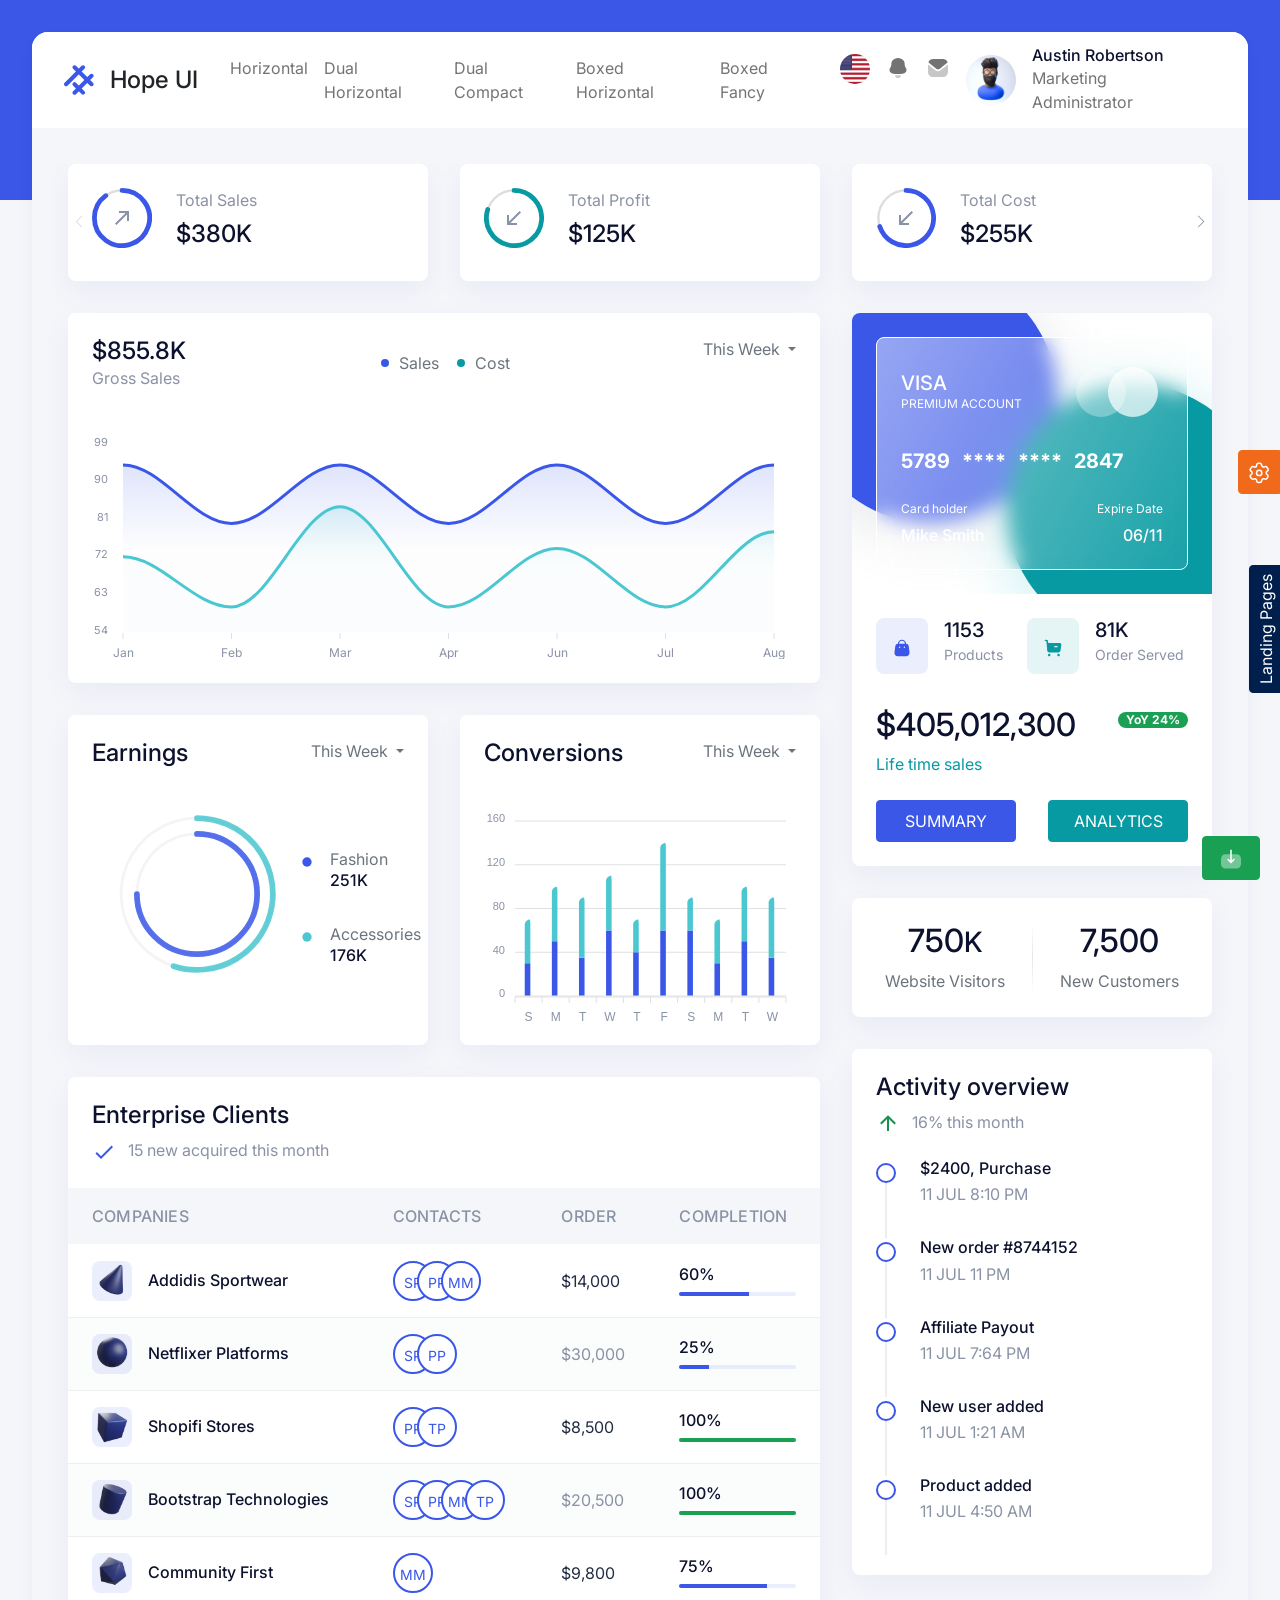
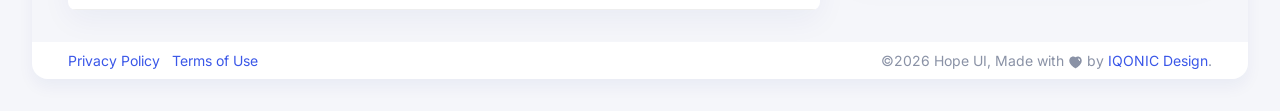
<file: html/dashboard/index-boxed-fancy.html>
<!doctype html>
<html lang="en" dir="ltr">
  <head>
    <meta charset="utf-8">
      <meta name="viewport" content="width=device-width, initial-scale=1, shrink-to-fit=no">
      <title>Hope UI | Responsive Bootstrap 5 Admin Dashboard Template</title>
      
      <!-- Favicon -->
      <link rel="shortcut icon" href="../assets/images/favicon.ico">
      
      <!-- Library / Plugin Css Build -->
      <link rel="stylesheet" href="../assets/css/core/libs.min.css">
      
      
      <!-- Hope Ui Design System Css -->
      <link rel="stylesheet" href="../assets/css/hope-ui.min.css?v=4.0.0">
      
      <!-- Custom Css -->
      <link rel="stylesheet" href="../assets/css/custom.min.css?v=4.0.0">
      
      <!-- Dark Css -->
      <link rel="stylesheet" href="../assets/css/dark.min.css">
      
      <!-- Customizer Css -->
      <link rel="stylesheet" href="../assets/css/customizer.min.css">
      
      <!-- RTL Css -->
      <link rel="stylesheet" href="../assets/css/rtl.min.css">
      
      
  </head>
  <body class="   boxed-fancy">
    <div class="boxed-inner">
      <!-- loader Start -->
      <div id="loading">
        <div class="loader simple-loader">
            <div class="loader-body">
            </div>
        </div>      </div>
      <!-- loader END -->
      <span class="screen-darken"></span>
      <main class="main-content">
        <!--Nav Start-->
        <nav class="nav navbar navbar-expand-lg navbar-light iq-navbar">
          <div class="container-fluid navbar-inner">
            <button data-trigger="navbar_main" class="d-lg-none btn btn-primary rounded-pill p-1 pt-0" type="button">
              <svg class="icon-20" width="20px"  viewBox="0 0 24 24">
                <path fill="currentColor" d="M4,11V13H16L10.5,18.5L11.92,19.92L19.84,12L11.92,4.08L10.5,5.5L16,11H4Z"></path>
            </svg>
            </button>
            <a href="../dashboard/index.html" class="navbar-brand">
                <!--Logo start-->
                <svg class="icon-30 text-primary" width="30" class="text-primary" viewBox="0 0 30 30" fill="none" xmlns="http://www.w3.org/2000/svg">
                    <rect x="-0.757324" y="19.2427" width="28" height="4" rx="2" transform="rotate(-45 -0.757324 19.2427)" fill="currentColor"></rect>
                    <rect x="7.72803" y="27.728" width="28" height="4" rx="2" transform="rotate(-45 7.72803 27.728)" fill="currentColor"></rect>
                    <rect x="10.5366" y="16.3945" width="16" height="4" rx="2" transform="rotate(45 10.5366 16.3945)" fill="currentColor"></rect>
                    <rect x="10.5562" y="-0.556152" width="28" height="4" rx="2" transform="rotate(45 10.5562 -0.556152)" fill="currentColor"></rect>
                </svg>
                <!--logo End-->        <h4 class="logo-title">Hope UI</h4>
            </a>
            <!-- Horizontal Menu Start -->
            <nav id="navbar_main" class="mobile-offcanvas nav navbar navbar-expand-xl hover-nav horizontal-nav mx-md-auto">
            <div class="container-fluid">
               <div class="offcanvas-header px-0">
                  <div class="navbar-brand ms-3">
                     
                     <!--Logo start-->
                     <div class="logo-main">
                         <div class="logo-normal">
                             <svg class="text-primary icon-30" viewBox="0 0 30 30" fill="none" xmlns="http://www.w3.org/2000/svg">
                                 <rect x="-0.757324" y="19.2427" width="28" height="4" rx="2" transform="rotate(-45 -0.757324 19.2427)" fill="currentColor"/>
                                 <rect x="7.72803" y="27.728" width="28" height="4" rx="2" transform="rotate(-45 7.72803 27.728)" fill="currentColor"/>
                                 <rect x="10.5366" y="16.3945" width="16" height="4" rx="2" transform="rotate(45 10.5366 16.3945)" fill="currentColor"/>
                                 <rect x="10.5562" y="-0.556152" width="28" height="4" rx="2" transform="rotate(45 10.5562 -0.556152)" fill="currentColor"/>
                             </svg>
                         </div>
                         <div class="logo-mini">
                             <svg class="text-primary icon-30" viewBox="0 0 30 30" fill="none" xmlns="http://www.w3.org/2000/svg">
                                 <rect x="-0.757324" y="19.2427" width="28" height="4" rx="2" transform="rotate(-45 -0.757324 19.2427)" fill="currentColor"/>
                                 <rect x="7.72803" y="27.728" width="28" height="4" rx="2" transform="rotate(-45 7.72803 27.728)" fill="currentColor"/>
                                 <rect x="10.5366" y="16.3945" width="16" height="4" rx="2" transform="rotate(45 10.5366 16.3945)" fill="currentColor"/>
                                 <rect x="10.5562" y="-0.556152" width="28" height="4" rx="2" transform="rotate(45 10.5562 -0.556152)" fill="currentColor"/>
                             </svg>
                         </div>
                     </div>
                     <!--logo End-->
                     
                     
                     
                     
                     <h4 class="logo-title">Hope UI</h4>
                  </div>
                  <button class="btn-close float-end"></button>
               </div>
               <ul class="navbar-nav">
                  <li class="nav-item"><a class="nav-link " href="../dashboard/index-horizontal.html"> Horizontal </a></li>
                  <li class="nav-item"><a class="nav-link " href="../dashboard/index-dual-horizontal.html"> Dual Horizontal </a></li>
                  <li class="nav-item"><a class="nav-link " href="../dashboard/index-dual-compact.html"><span class="item-name">Dual Compact</span></a></li>
                  <li class="nav-item"><a class="nav-link " href="../dashboard/index-boxed.html"> Boxed Horizontal </a></li>
                  <li class="nav-item"><a class="nav-link " href="../dashboard/index-boxed-fancy.html"> Boxed Fancy</a></li>
               </ul>
            </div> <!-- container-fluid.// -->
            </nav>
            <!-- Sidebar Menu End -->    <button class="navbar-toggler" type="button" data-bs-toggle="collapse" data-bs-target="#navbarSupportedContent" aria-controls="navbarSupportedContent" aria-expanded="false" aria-label="Toggle navigation">
               <span class="navbar-toggler-icon">
                  <span class="navbar-toggler-bar bar1 mt-2"></span>
                  <span class="navbar-toggler-bar bar2"></span>
                  <span class="navbar-toggler-bar bar3"></span>
                </span>
            </button>
            <div class="collapse navbar-collapse" id="navbarSupportedContent">
              <ul class="navbar-nav ms-auto mb-2 mb-lg-0">
                <li class="nav-item dropdown">
                    <a href="#" class="search-toggle nav-link" id="dropdownMenuButton2" data-bs-toggle="dropdown" aria-haspopup="true" aria-expanded="false">
                    <img src="../assets/images/Flag/flag001.png" class="img-fluid rounded-circle" alt="user" style="height: 30px; min-width: 30px; width: 30px;">
                    <span class="bg-primary"></span>
                    </a>
                    <div class="sub-drop dropdown-menu dropdown-menu-end p-0" aria-labelledby="dropdownMenuButton2">
                        <div class="card shadow-none m-0 border-0">
                            <div class=" p-0 ">
                                <ul class="list-group list-group-flush">
                                    <li class="iq-sub-card list-group-item"><a class="p-0" href="#"><img src="../assets/images/Flag/flag-03.png" alt="img-flaf" class="img-fluid me-2" style="width: 15px;height: 15px;min-width: 15px;"/>Spanish</a></li>
                                    <li class="iq-sub-card list-group-item"><a class="p-0" href="#"><img src="../assets/images/Flag/flag-04.png" alt="img-flaf" class="img-fluid me-2" style="width: 15px;height: 15px;min-width: 15px;"/>Italian</a></li>
                                    <li class="iq-sub-card list-group-item"><a class="p-0" href="#"><img src="../assets/images/Flag/flag-02.png" alt="img-flaf" class="img-fluid me-2" style="width: 15px;height: 15px;min-width: 15px;"/>French</a></li>
                                    <li class="iq-sub-card list-group-item"><a class="p-0" href="#"><img src="../assets/images/Flag/flag-05.png" alt="img-flaf" class="img-fluid me-2" style="width: 15px;height: 15px;min-width: 15px;"/>German</a></li>
                                    <li class="iq-sub-card list-group-item"><a class="p-0" href="#"><img src="../assets/images/Flag/flag-06.png" alt="img-flaf" class="img-fluid me-2" style="width: 15px;height: 15px;min-width: 15px;"/>Japanese</a></li>
                                </ul>
                            </div>
                        </div>
                    </div>
                </li>
                <li class="nav-item dropdown">
                  <a href="#"  class="nav-link" id="notification-drop" data-bs-toggle="dropdown" >
                      <svg class="icon-24" width="24" viewBox="0 0 24 24" fill="none" xmlns="http://www.w3.org/2000/svg">
                        <path d="M19.7695 11.6453C19.039 10.7923 18.7071 10.0531 18.7071 8.79716V8.37013C18.7071 6.73354 18.3304 5.67907 17.5115 4.62459C16.2493 2.98699 14.1244 2 12.0442 2H11.9558C9.91935 2 7.86106 2.94167 6.577 4.5128C5.71333 5.58842 5.29293 6.68822 5.29293 8.37013V8.79716C5.29293 10.0531 4.98284 10.7923 4.23049 11.6453C3.67691 12.2738 3.5 13.0815 3.5 13.9557C3.5 14.8309 3.78723 15.6598 4.36367 16.3336C5.11602 17.1413 6.17846 17.6569 7.26375 17.7466C8.83505 17.9258 10.4063 17.9933 12.0005 17.9933C13.5937 17.9933 15.165 17.8805 16.7372 17.7466C17.8215 17.6569 18.884 17.1413 19.6363 16.3336C20.2118 15.6598 20.5 14.8309 20.5 13.9557C20.5 13.0815 20.3231 12.2738 19.7695 11.6453Z" fill="currentColor"></path>
                        <path opacity="0.4" d="M14.0088 19.2283C13.5088 19.1215 10.4627 19.1215 9.96275 19.2283C9.53539 19.327 9.07324 19.5566 9.07324 20.0602C9.09809 20.5406 9.37935 20.9646 9.76895 21.2335L9.76795 21.2345C10.2718 21.6273 10.8632 21.877 11.4824 21.9667C11.8123 22.012 12.1482 22.01 12.4901 21.9667C13.1083 21.877 13.6997 21.6273 14.2036 21.2345L14.2026 21.2335C14.5922 20.9646 14.8734 20.5406 14.8983 20.0602C14.8983 19.5566 14.4361 19.327 14.0088 19.2283Z" fill="currentColor"></path>
                      </svg>
                      <span class="bg-danger dots"></span>
                  </a>
                  <div class="sub-drop dropdown-menu dropdown-menu-end p-0" aria-labelledby="notification-drop">
                      <div class="card shadow-none m-0">
                        <div class="card-header d-flex justify-content-between bg-primary py-3">
                            <div class="header-title">
                              <h5 class="mb-0 text-white">All Notifications</h5>
                            </div>
                        </div>
                        <div class="card-body p-0">
                            <a href="#" class="iq-sub-card">
                              <div class="d-flex align-items-center">
                                  <img class="avatar-40 rounded-pill bg-soft-primary p-1" src="../assets/images/shapes/01.png" alt="">
                                  <div class="ms-3 w-100">
                                    <h6 class="mb-0 ">Emma Watson Bni</h6>
                                    <div class="d-flex justify-content-between align-items-center">
                                        <p class="mb-0">95 MB</p>
                                        <small class="float-right font-size-12">Just Now</small>
                                    </div>
                                  </div>
                              </div>
                            </a>
                            <a href="#" class="iq-sub-card">
                              <div class="d-flex align-items-center">
                                  <div class="">
                                    <img class="avatar-40 rounded-pill bg-soft-primary p-1" src="../assets/images/shapes/02.png" alt="">
                                  </div>
                                  <div class="ms-3 w-100">
                                    <h6 class="mb-0 ">New customer is join</h6>
                                    <div class="d-flex justify-content-between align-items-center">
                                        <p class="mb-0">Cyst Bni</p>
                                        <small class="float-right font-size-12">5 days ago</small>
                                    </div>
                                  </div>
                              </div>
                            </a>
                            <a href="#" class="iq-sub-card">
                              <div class="d-flex align-items-center">
                                  <img class="avatar-40 rounded-pill bg-soft-primary p-1" src="../assets/images/shapes/03.png" alt="">
                                  <div class="ms-3 w-100">
                                    <h6 class="mb-0 ">Two customer is left</h6>
                                    <div class="d-flex justify-content-between align-items-center">
                                        <p class="mb-0">Cyst Bni</p>
                                        <small class="float-right font-size-12">2 days ago</small>
                                    </div>
                                  </div>
                              </div>
                            </a>
                            <a href="#" class="iq-sub-card">
                              <div class="d-flex align-items-center">
                                  <img class="avatar-40 rounded-pill bg-soft-primary p-1" src="../assets/images/shapes/04.png" alt="">
                                  <div class="w-100 ms-3">
                                    <h6 class="mb-0 ">New Mail from Fenny</h6>
                                    <div class="d-flex justify-content-between align-items-center">
                                        <p class="mb-0">Cyst Bni</p>
                                        <small class="float-right font-size-12">3 days ago</small>
                                    </div>
                                  </div>
                              </div>
                            </a>
                        </div>
                      </div>
                  </div>
                </li>
                <li class="nav-item dropdown">
                  <a href="#" class="nav-link" id="mail-drop" data-bs-toggle="dropdown"  aria-haspopup="true" aria-expanded="false">
                    <svg class="icon-24" width="24" viewBox="0 0 24 24" fill="none" xmlns="http://www.w3.org/2000/svg">
                      <path opacity="0.4" d="M22 15.94C22 18.73 19.76 20.99 16.97 21H16.96H7.05C4.27 21 2 18.75 2 15.96V15.95C2 15.95 2.006 11.524 2.014 9.298C2.015 8.88 2.495 8.646 2.822 8.906C5.198 10.791 9.447 14.228 9.5 14.273C10.21 14.842 11.11 15.163 12.03 15.163C12.95 15.163 13.85 14.842 14.56 14.262C14.613 14.227 18.767 10.893 21.179 8.977C21.507 8.716 21.989 8.95 21.99 9.367C22 11.576 22 15.94 22 15.94Z" fill="currentColor"></path>
                      <path d="M21.4759 5.67351C20.6099 4.04151 18.9059 2.99951 17.0299 2.99951H7.04988C5.17388 2.99951 3.46988 4.04151 2.60388 5.67351C2.40988 6.03851 2.50188 6.49351 2.82488 6.75151L10.2499 12.6905C10.7699 13.1105 11.3999 13.3195 12.0299 13.3195C12.0339 13.3195 12.0369 13.3195 12.0399 13.3195C12.0429 13.3195 12.0469 13.3195 12.0499 13.3195C12.6799 13.3195 13.3099 13.1105 13.8299 12.6905L21.2549 6.75151C21.5779 6.49351 21.6699 6.03851 21.4759 5.67351Z" fill="currentColor"></path>
                    </svg>
                    <span class="bg-primary count-mail"></span>
                  </a>
                  <div class="sub-drop dropdown-menu dropdown-menu-end p-0" aria-labelledby="mail-drop">
                      <div class="card shadow-none m-0">
                        <div class="card-header d-flex justify-content-between bg-primary py-3">
                            <div class="header-title">
                              <h5 class="mb-0 text-white">All Message</h5>
                            </div>
                        </div>
                        <div class="card-body p-0 ">
                            <a href="#" class="iq-sub-card">
                              <div class="d-flex  align-items-center">
                                  <div class="">
                                    <img class="avatar-40 rounded-pill bg-soft-primary p-1" src="../assets/images/shapes/01.png" alt="">
                                  </div>
                                  <div class=" w-100 ms-3">
                                    <h6 class="mb-0 ">Bni Emma Watson</h6>
                                    <small class="float-left font-size-12">13 Jun</small>
                                  </div>
                              </div>
                            </a>
                            <a href="#" class="iq-sub-card">
                              <div class="d-flex align-items-center">
                                  <div class="">
                                    <img class="avatar-40 rounded-pill bg-soft-primary p-1" src="../assets/images/shapes/02.png" alt="">
                                  </div>
                                  <div class="ms-3">
                                    <h6 class="mb-0 ">Lorem Ipsum Watson</h6>
                                    <small class="float-left font-size-12">20 Apr</small>
                                  </div>
                              </div>
                            </a>
                            <a href="#" class="iq-sub-card">
                              <div class="d-flex align-items-center">
                                  <div class="">
                                    <img class="avatar-40 rounded-pill bg-soft-primary p-1" src="../assets/images/shapes/03.png" alt="">
                                  </div>
                                  <div class="ms-3">
                                    <h6 class="mb-0 ">Why do we use it?</h6>
                                    <small class="float-left font-size-12">30 Jun</small>
                                  </div>
                              </div>
                            </a>
                            <a href="#" class="iq-sub-card">
                              <div class="d-flex align-items-center">
                                  <div class="">
                                    <img class="avatar-40 rounded-pill bg-soft-primary p-1" src="../assets/images/shapes/04.png" alt="">
                                  </div>
                                  <div class="ms-3">
                                    <h6 class="mb-0 ">Variations Passages</h6>
                                    <small class="float-left font-size-12">12 Sep</small>
                                  </div>
                              </div>
                            </a>
                            <a href="#" class="iq-sub-card">
                              <div class="d-flex align-items-center">
                                  <div class="">
                                    <img class="avatar-40 rounded-pill bg-soft-primary p-1" src="../assets/images/shapes/05.png" alt="">
                                  </div>
                                  <div class="ms-3">
                                    <h6 class="mb-0 ">Lorem Ipsum generators</h6>
                                    <small class="float-left font-size-12">5 Dec</small>
                                  </div>
                              </div>
                            </a>
                        </div>
                      </div>
                  </div>
                </li>
                <li class="nav-item dropdown">
                  <a class="nav-link py-0 d-flex align-items-center" href="#" id="navbarDropdown" role="button" data-bs-toggle="dropdown" aria-expanded="false">
                    <img src="../assets/images/avatars/01.png" alt="User-Profile" class="theme-color-default-img img-fluid avatar avatar-50 avatar-rounded">
                    <img src="../assets/images/avatars/avtar_1.png" alt="User-Profile" class="theme-color-purple-img img-fluid avatar avatar-50 avatar-rounded">
                    <img src="../assets/images/avatars/avtar_2.png" alt="User-Profile" class="theme-color-blue-img img-fluid avatar avatar-50 avatar-rounded">
                    <img src="../assets/images/avatars/avtar_4.png" alt="User-Profile" class="theme-color-green-img img-fluid avatar avatar-50 avatar-rounded">
                    <img src="../assets/images/avatars/avtar_5.png" alt="User-Profile" class="theme-color-yellow-img img-fluid avatar avatar-50 avatar-rounded">
                    <img src="../assets/images/avatars/avtar_3.png" alt="User-Profile" class="theme-color-pink-img img-fluid avatar avatar-50 avatar-rounded">
                    <div class="caption ms-3 d-none d-md-block">
                        <h6 class="mb-0 caption-title">Austin Robertson</h6>
                        <p class="mb-0 caption-sub-title">Marketing Administrator</p>
                    </div>
                  </a>
                  <ul class="dropdown-menu dropdown-menu-end" aria-labelledby="navbarDropdown">
                    <li><a class="dropdown-item" href="../dashboard/app/user-profile.html">Profile</a></li>
                    <li><a class="dropdown-item" href="../dashboard/app/user-privacy-setting.html">Privacy Setting</a></li>
                    <li><hr class="dropdown-divider"></li>
                    <li><a class="dropdown-item" href="../dashboard/auth/sign-in.html">Logout</a></li>
                  </ul>
                </li>
              </ul>
            </div>
          </div>
        </nav>        <!--Nav End-->
        <div class="conatiner-fluid content-inner pb-0">
<div class="row">
   <div class="col-md-12 col-lg-12">
      <div class="row row-cols-1">
         <div class="d-slider1 overflow-hidden ">
            <ul  class="swiper-wrapper list-inline m-0 p-0 mb-2">
               <li class="swiper-slide card card-slide">
                  <div class="card-body">
                     <div class="progress-widget">
                        <div id="circle-progress-01" class="circle-progress-01 circle-progress circle-progress-primary text-center" data-min-value="0" data-max-value="100" data-value="90" data-type="percent">
                           <svg class="card-slie-arrow icon-24" width="24"  viewBox="0 0 24 24">
                              <path fill="currentColor" d="M5,17.59L15.59,7H9V5H19V15H17V8.41L6.41,19L5,17.59Z" />
                           </svg>
                        </div>
                        <div class="progress-detail">
                           <p  class="mb-2">Total Sales</p>
                           <h4 class="counter">$560K</h4>
                        </div>
                     </div>
                  </div>
               </li>
               <li class="swiper-slide card card-slide">
                  <div class="card-body">
                     <div class="progress-widget">
                        <div id="circle-progress-02" class="circle-progress-01 circle-progress circle-progress-info text-center" data-min-value="0" data-max-value="100" data-value="80" data-type="percent">
                           <svg class="card-slie-arrow icon-24" width="24"  viewBox="0 0 24 24">
                              <path fill="currentColor" d="M19,6.41L17.59,5L7,15.59V9H5V19H15V17H8.41L19,6.41Z" />
                           </svg>
                        </div>
                        <div class="progress-detail">
                           <p  class="mb-2">Total Profit</p>
                           <h4 class="counter">$185K</h4>
                        </div>
                     </div>
                  </div>
               </li>
               <li class="swiper-slide card card-slide">
                  <div class="card-body">
                     <div class="progress-widget">
                        <div id="circle-progress-03" class="circle-progress-01 circle-progress circle-progress-primary text-center" data-min-value="0" data-max-value="100" data-value="70" data-type="percent">
                           <svg class="card-slie-arrow icon-24" width="24" viewBox="0 0 24 24">
                              <path fill="currentColor" d="M19,6.41L17.59,5L7,15.59V9H5V19H15V17H8.41L19,6.41Z" />
                           </svg>
                        </div>
                        <div class="progress-detail">
                           <p  class="mb-2">Total Cost</p>
                           <h4 class="counter">$375K</h4>
                        </div>
                     </div>
                  </div>
               </li>
               <li class="swiper-slide card card-slide">
                  <div class="card-body">
                     <div class="progress-widget">
                        <div id="circle-progress-04" class="circle-progress-01 circle-progress circle-progress-info text-center" data-min-value="0" data-max-value="100" data-value="60" data-type="percent">
                           <svg class="card-slie-arrow icon-24" width="24px"  viewBox="0 0 24 24">
                              <path fill="currentColor" d="M5,17.59L15.59,7H9V5H19V15H17V8.41L6.41,19L5,17.59Z" />
                           </svg>
                        </div>
                        <div class="progress-detail">
                           <p  class="mb-2">Revenue</p>
                           <h4 class="counter">$742K</h4>
                        </div>
                     </div>
                  </div>
               </li>
               <li class="swiper-slide card card-slide">
                  <div class="card-body">
                     <div class="progress-widget">
                        <div id="circle-progress-05" class="circle-progress-01 circle-progress circle-progress-primary text-center" data-min-value="0" data-max-value="100" data-value="50" data-type="percent">
                           <svg class="card-slie-arrow icon-24" width="24px"  viewBox="0 0 24 24">
                              <path fill="currentColor" d="M5,17.59L15.59,7H9V5H19V15H17V8.41L6.41,19L5,17.59Z" />
                           </svg>
                        </div>
                        <div class="progress-detail">
                           <p  class="mb-2">Net Income</p>
                           <h4 class="counter">$150K</h4>
                        </div>
                     </div>
                  </div>
               </li>
               <li class="swiper-slide card card-slide">
                  <div class="card-body">
                     <div class="progress-widget">
                        <div id="circle-progress-06" class="circle-progress-01 circle-progress circle-progress-info text-center" data-min-value="0" data-max-value="100" data-value="40" data-type="percent">
                           <svg class="card-slie-arrow icon-24" width="24" viewBox="0 0 24 24">
                              <path fill="currentColor" d="M19,6.41L17.59,5L7,15.59V9H5V19H15V17H8.41L19,6.41Z" />
                           </svg>
                        </div>
                        <div class="progress-detail">
                           <p  class="mb-2">Today</p>
                           <h4 class="counter">$4600</h4>
                        </div>
                     </div>
                  </div>
               </li>
               <li class="swiper-slide card card-slide">
                  <div class="card-body">
                     <div class="progress-widget">
                        <div id="circle-progress-07" class="circle-progress-01 circle-progress circle-progress-primary text-center" data-min-value="0" data-max-value="100" data-value="30" data-type="percent">
                           <svg class="card-slie-arrow icon-24" width="24" viewBox="0 0 24 24">
                              <path fill="currentColor" d="M19,6.41L17.59,5L7,15.59V9H5V19H15V17H8.41L19,6.41Z" />
                           </svg>
                        </div>
                        <div class="progress-detail">
                           <p  class="mb-2">Members</p>
                           <h4 class="counter">11.2M</h4>
                        </div>
                     </div>
                  </div>
               </li>
            </ul>
            <div class="swiper-button swiper-button-next"></div>
            <div class="swiper-button swiper-button-prev"></div>
         </div>
      </div>
   </div>
   <div class="col-md-12 col-lg-8">
      <div class="row">
         <div class="col-md-12">
            <div class="card">
               <div class="card-header d-flex justify-content-between flex-wrap">
                  <div class="header-title">
                     <h4 class="card-title">$855.8K</h4>
                     <p class="mb-0">Gross Sales</p>          
                  </div>
                  <div class="d-flex align-items-center align-self-center">
                     <div class="d-flex align-items-center text-primary">
                        <svg class="icon-12" xmlns="http://www.w3.org/2000/svg" width="12" viewBox="0 0 24 24" fill="currentColor">
                           <circle cx="12" cy="12" r="8" fill="currentColor"></circle>
                        </svg>
                        <div class="ms-2">
                           <span class="text-gray">Sales</span>
                        </div>
                     </div>
                     <div class="d-flex align-items-center ms-3 text-info">
                        <svg class="icon-12" xmlns="http://www.w3.org/2000/svg" width="12" viewBox="0 0 24 24" fill="currentColor">
                           <circle cx="12" cy="12" r="8" fill="currentColor"></circle>
                        </svg>
                        <div class="ms-2">
                           <span class="text-gray">Cost</span>
                        </div>
                     </div>
                  </div>
                  <div class="dropdown">
                     <a href="#" class="text-gray dropdown-toggle" id="dropdownMenuButton22" data-bs-toggle="dropdown" aria-expanded="false">
                     This Week
                     </a>
                     <ul class="dropdown-menu dropdown-menu-end" aria-labelledby="dropdownMenuButton22">
                        <li><a class="dropdown-item" href="#">This Week</a></li>
                        <li><a class="dropdown-item" href="#">This Month</a></li>
                        <li><a class="dropdown-item" href="#">This Year</a></li>
                     </ul>
                  </div>
               </div>
               <div class="card-body">
                  <div id="d-main" class="d-main"></div>
               </div>
            </div>
         </div>
         <div class="col-md-12 col-xl-6">
            <div class="card">
               <div class="card-header d-flex justify-content-between flex-wrap">
                  <div class="header-title">
                     <h4 class="card-title">Earnings</h4>            
                  </div>   
                  <div class="dropdown">
                     <a href="#" class="text-gray dropdown-toggle" id="dropdownMenuButton1" data-bs-toggle="dropdown" aria-expanded="false">
                        This Week
                     </a>
                     <ul class="dropdown-menu dropdown-menu-end" aria-labelledby="dropdownMenuButton1">
                        <li><a class="dropdown-item" href="#">This Week</a></li>
                        <li><a class="dropdown-item" href="#">This Month</a></li>
                        <li><a class="dropdown-item" href="#">This Year</a></li>
                     </ul>
                  </div>
               </div>
               <div class="card-body">
                  <div class="d-flex flex-wrap align-items-center justify-content-between">
                     <div id="myChart" class="col-md-8 col-lg-8 myChart"></div>
                     <div class="d-grid gap col-md-4 col-lg-4">
                        <div class="d-flex align-items-start">
                           <svg class="mt-2 icon-14" xmlns="http://www.w3.org/2000/svg" width="14" viewBox="0 0 24 24" fill="#3a57e8">
                              <circle cx="12" cy="12" r="8" fill="#3a57e8"></circle>
                           </svg>
                           <div class="ms-3">
                              <span class="text-gray">Fashion</span>
                              <h6>251K</h6>
                           </div>
                        </div>
                        <div class="d-flex align-items-start">
                           <svg class="mt-2 icon-14" xmlns="http://www.w3.org/2000/svg" width="14" viewBox="0 0 24 24" fill="#4bc7d2">
                              <circle cx="12" cy="12" r="8" fill="#4bc7d2"></circle>
                           </svg>
                           <div class="ms-3">
                              <span class="text-gray">Accessories</span>
                              <h6>176K</h6>
                           </div>
                        </div>
                     </div>
                  </div>
               </div>
            </div>
         </div>
         <div class="col-md-12 col-xl-6">
            <div class="card">
               <div class="card-header d-flex justify-content-between flex-wrap">
                  <div class="header-title">
                     <h4 class="card-title">Conversions</h4>            
                  </div>
                  <div class="dropdown">
                     <a href="#" class="text-gray dropdown-toggle" id="dropdownMenuButton3" data-bs-toggle="dropdown" aria-expanded="false">
                        This Week
                     </a>
                     <ul class="dropdown-menu dropdown-menu-end" aria-labelledby="dropdownMenuButton3">
                        <li><a class="dropdown-item" href="#">This Week</a></li>
                        <li><a class="dropdown-item" href="#">This Month</a></li>
                        <li><a class="dropdown-item" href="#">This Year</a></li>
                     </ul>
                  </div>
               </div>
               <div class="card-body">
                  <div id="d-activity" class="d-activity"></div>
               </div>
            </div>
         </div>         
         <div class="col-md-12 col-lg-12">
            <div class="card overflow-hidden">
               <div class="card-header d-flex justify-content-between flex-wrap">
                  <div class="header-title">
                     <h4 class="card-title mb-2">Enterprise Clients</h4>
                     <p class="mb-0">
                        <svg class ="me-2 icon-24" width="24"  viewBox="0 0 24 24">
                           <path fill="#3a57e8" d="M21,7L9,19L3.5,13.5L4.91,12.09L9,16.17L19.59,5.59L21,7Z" />
                        </svg>
                        15 new acquired this month
                     </p>            
                  </div>
               </div>
               <div class="card-body p-0">
                  <div class="table-responsive mt-4">
                     <table id="basic-table" class="table table-striped mb-0" role="grid">
                        <thead>
                           <tr>
                              <th>COMPANIES</th>
                              <th>CONTACTS</th>
                              <th>ORDER</th>
                              <th>COMPLETION</th>
                           </tr>
                        </thead>
                        <tbody>
                           <tr>
                              <td>
                                 <div class="d-flex align-items-center">
                                    <img class="bg-soft-primary rounded img-fluid avatar-40 me-3" src="../assets/images/shapes/01.png" alt="profile">
                                    <h6>Addidis Sportwear</h6>
                                 </div>
                              </td>
                              <td>
                                 <div class="iq-media-group iq-media-group-1">
                                    <a href="#" class="iq-media-1">
                                       <div class="icon iq-icon-box-3 rounded-pill">SP</div>
                                    </a>
                                    <a href="#" class="iq-media-1">
                                       <div class="icon iq-icon-box-3 rounded-pill">PP</div>
                                    </a>
                                    <a href="#" class="iq-media-1">
                                       <div class="icon iq-icon-box-3 rounded-pill">MM</div>
                                    </a>
                                 </div>
                              </td>
                              <td>$14,000</td>
                              <td>
                                 <div class="d-flex align-items-center mb-2">
                                    <h6>60%</h6>
                                 </div>
                                 <div class="progress bg-soft-primary shadow-none w-100" style="height: 4px">
                                    <div class="progress-bar bg-primary" data-toggle="progress-bar" role="progressbar" aria-valuenow="60" aria-valuemin="0" aria-valuemax="100"></div>
                                 </div>
                              </td>
                           </tr>
                           <tr>
                              <td>
                                 <div class="d-flex align-items-center">
                                    <img class="bg-soft-primary rounded img-fluid avatar-40 me-3" src="../assets/images/shapes/05.png" alt="profile">
                                    <h6>Netflixer Platforms</h6>
                                 </div>
                              </td>
                              <td>
                                 <div class="iq-media-group iq-media-group-1">
                                    <a href="#" class="iq-media-1">
                                       <div class="icon iq-icon-box-3 rounded-pill">SP</div>
                                    </a>
                                    <a href="#" class="iq-media-1">
                                       <div class="icon iq-icon-box-3 rounded-pill">PP</div>
                                    </a>
                                 </div>
                              </td>
                              <td>$30,000</td>
                              <td>
                                 <div class="d-flex align-items-center mb-2">
                                    <h6>25%</h6>
                                 </div>
                                 <div class="progress bg-soft-primary shadow-none w-100" style="height: 4px">
                                    <div class="progress-bar bg-primary" data-toggle="progress-bar" role="progressbar" aria-valuenow="25" aria-valuemin="0" aria-valuemax="100"></div>
                                 </div>
                              </td>
                           </tr>
                           <tr>
                              <td>
                                 <div class="d-flex align-items-center">
                                    <img class="bg-soft-primary rounded img-fluid avatar-40 me-3" src="../assets/images/shapes/02.png" alt="profile">
                                    <h6>Shopifi Stores</h6>
                                 </div>
                              </td>
                              <td>                                 
                                 <div class="iq-media-group iq-media-group-1">
                                    <a href="#" class="iq-media-1">
                                       <div class="icon iq-icon-box-3 rounded-pill">PP</div>
                                    </a>
                                    <a href="#" class="iq-media-1">
                                       <div class="icon iq-icon-box-3 rounded-pill">TP</div>
                                    </a>
                                 </div>
                              </td>
                              <td>$8,500</td>
                              <td>
                                 <div class="d-flex align-items-center mb-2">
                                    <h6>100%</h6>
                                 </div>
                                 <div class="progress bg-soft-success shadow-none w-100" style="height: 4px">
                                    <div class="progress-bar bg-success" data-toggle="progress-bar" role="progressbar" aria-valuenow="100" aria-valuemin="0" aria-valuemax="100"></div>
                                 </div>
                              </td>
                           </tr>
                           <tr>
                              <td>
                                 <div class="d-flex align-items-center">
                                    <img class="bg-soft-primary rounded img-fluid avatar-40 me-3" src="../assets/images/shapes/03.png" alt="profile">
                                    <h6>Bootstrap Technologies</h6>
                                 </div>
                              </td>
                              <td>
                                 <div class="iq-media-group iq-media-group-1">
                                    <a href="#" class="iq-media-1">
                                       <div class="icon iq-icon-box-3 rounded-pill">SP</div>
                                    </a>
                                    <a href="#" class="iq-media-1">
                                       <div class="icon iq-icon-box-3 rounded-pill">PP</div>
                                    </a>
                                    <a href="#" class="iq-media-1">
                                       <div class="icon iq-icon-box-3 rounded-pill">MM</div>
                                    </a>
                                    <a href="#" class="iq-media-1">
                                       <div class="icon iq-icon-box-3 rounded-pill">TP</div>
                                    </a>
                                 </div>
                              </td>
                              <td>$20,500</td>
                              <td>
                                 <div class="d-flex align-items-center mb-2">
                                    <h6>100%</h6>
                                 </div>
                                 <div class="progress bg-soft-success shadow-none w-100" style="height: 4px">
                                    <div class="progress-bar bg-success" data-toggle="progress-bar" role="progressbar" aria-valuenow="100" aria-valuemin="0" aria-valuemax="100"></div>
                                 </div>
                              </td>
                           </tr>
                           <tr>
                              <td>
                                 <div class="d-flex align-items-center">
                                    <img class="bg-soft-primary rounded img-fluid avatar-40 me-3" src="../assets/images/shapes/04.png" alt="profile">
                                    <h6>Community First</h6>
                                 </div>
                              </td>
                              <td>
                                 <div class="iq-media-group iq-media-group-1">
                                    <a href="#" class="iq-media-1">
                                       <div class="icon iq-icon-box-3 rounded-pill">MM</div>
                                    </a>
                                 </div>
                              </td>
                              <td>$9,800</td>
                              <td>
                                 <div class="d-flex align-items-center mb-2">
                                    <h6>75%</h6>
                                 </div>
                                 <div class="progress bg-soft-primary shadow-none w-100" style="height: 4px">
                                    <div class="progress-bar bg-primary" data-toggle="progress-bar" role="progressbar" aria-valuenow="75" aria-valuemin="0" aria-valuemax="100"></div>
                                 </div>
                              </td>
                           </tr>
                        </tbody>
                     </table>
                  </div>
               </div>
            </div>
         </div>
      </div>
   </div>
   <div class="col-md-12 col-lg-4">
      <div class="row">
         <div class="col-md-12 col-lg-12">
            <div class="card credit-card-widget">
               <div class="card-header pb-4 border-0">
                  <div class="p-4 primary-gradient-card rounded border border-white">
                     <div class="d-flex justify-content-between align-items-center">
                        <div>
                           <h5 class="font-weight-bold">VISA </h5>
                           <P class="mb-0">PREMIUM ACCOUNT</P>  
                        </div>
                        <div class="master-card-content">
                           <svg class="master-card-1 icon-60" width="60"  viewBox="0 0 24 24">
                              <path fill="#ffffff" d="M12,2A10,10 0 0,0 2,12A10,10 0 0,0 12,22A10,10 0 0,0 22,12A10,10 0 0,0 12,2Z" />
                           </svg>
                           <svg class="master-card-2 icon-60" width="60"  viewBox="0 0 24 24">
                              <path fill="#ffffff" d="M12,2A10,10 0 0,0 2,12A10,10 0 0,0 12,22A10,10 0 0,0 22,12A10,10 0 0,0 12,2Z" />
                           </svg>
                        </div>
                     </div>
                     <div class="my-4">
                        <div class="card-number">
                           <span class="fs-5 me-2">5789</span>
                           <span class="fs-5 me-2">****</span>
                           <span class="fs-5 me-2">****</span>
                           <span class="fs-5">2847</span>
                        </div>
                     </div>
                     <div class="d-flex align-items-center mb-2 justify-content-between">
                        <p class="mb-0">Card holder</p>
                        <p class="mb-0">Expire Date</p>
                     </div>
                     <div class="d-flex align-items-center justify-content-between">
                        <h6>Mike Smith</h6>
                        <h6 class="ms-5">06/11</h6>
                     </div>
                  </div>
               </div>
               <div class="card-body">
                  <div class="d-flex align-itmes-center flex-wrap  mb-4">
                     <div class="d-flex align-itmes-center me-0 me-md-4">
                        <div>
                           <div class="p-3 mb-2 rounded bg-soft-primary">
                              <svg class="icon-20" width="20" viewBox="0 0 24 24" fill="none" xmlns="http://www.w3.org/2000/svg">
                              <path fill-rule="evenodd" clip-rule="evenodd" d="M16.9303 7C16.9621 6.92913 16.977 6.85189 16.9739 6.77432H17C16.8882 4.10591 14.6849 2 12.0049 2C9.325 2 7.12172 4.10591 7.00989 6.77432C6.9967 6.84898 6.9967 6.92535 7.00989 7H6.93171C5.65022 7 4.28034 7.84597 3.88264 10.1201L3.1049 16.3147C2.46858 20.8629 4.81062 22 7.86853 22H16.1585C19.2075 22 21.4789 20.3535 20.9133 16.3147L20.1444 10.1201C19.676 7.90964 18.3503 7 17.0865 7H16.9303ZM15.4932 7C15.4654 6.92794 15.4506 6.85153 15.4497 6.77432C15.4497 4.85682 13.8899 3.30238 11.9657 3.30238C10.0416 3.30238 8.48184 4.85682 8.48184 6.77432C8.49502 6.84898 8.49502 6.92535 8.48184 7H15.4932ZM9.097 12.1486C8.60889 12.1486 8.21321 11.7413 8.21321 11.2389C8.21321 10.7366 8.60889 10.3293 9.097 10.3293C9.5851 10.3293 9.98079 10.7366 9.98079 11.2389C9.98079 11.7413 9.5851 12.1486 9.097 12.1486ZM14.002 11.2389C14.002 11.7413 14.3977 12.1486 14.8858 12.1486C15.3739 12.1486 15.7696 11.7413 15.7696 11.2389C15.7696 10.7366 15.3739 10.3293 14.8858 10.3293C14.3977 10.3293 14.002 10.7366 14.002 11.2389Z" fill="currentColor"></path>                                            
                              </svg>
                           </div>
                        </div>
                        <div class="ms-3">
                           <h5>1153</h5>
                           <small class="mb-0">Products</small>
                        </div>
                     </div>
                     <div class="d-flex align-itmes-center">
                        <div>
                           <div class="p-3 mb-2 rounded bg-soft-info">
                              <svg class="icon-20" width="20" viewBox="0 0 24 24" fill="none" xmlns="http://www.w3.org/2000/svg">
                                 <path fill-rule="evenodd" clip-rule="evenodd" d="M14.1213 11.2331H16.8891C17.3088 11.2331 17.6386 10.8861 17.6386 10.4677C17.6386 10.0391 17.3088 9.70236 16.8891 9.70236H14.1213C13.7016 9.70236 13.3719 10.0391 13.3719 10.4677C13.3719 10.8861 13.7016 11.2331 14.1213 11.2331ZM20.1766 5.92749C20.7861 5.92749 21.1858 6.1418 21.5855 6.61123C21.9852 7.08067 22.0551 7.7542 21.9652 8.36549L21.0159 15.06C20.8361 16.3469 19.7569 17.2949 18.4879 17.2949H7.58639C6.25742 17.2949 5.15828 16.255 5.04837 14.908L4.12908 3.7834L2.62026 3.51807C2.22057 3.44664 1.94079 3.04864 2.01073 2.64043C2.08068 2.22305 2.47038 1.94649 2.88006 2.00874L5.2632 2.3751C5.60293 2.43735 5.85274 2.72207 5.88272 3.06905L6.07257 5.35499C6.10254 5.68257 6.36234 5.92749 6.68209 5.92749H20.1766ZM7.42631 18.9079C6.58697 18.9079 5.9075 19.6018 5.9075 20.459C5.9075 21.3061 6.58697 22 7.42631 22C8.25567 22 8.93514 21.3061 8.93514 20.459C8.93514 19.6018 8.25567 18.9079 7.42631 18.9079ZM18.6676 18.9079C17.8282 18.9079 17.1487 19.6018 17.1487 20.459C17.1487 21.3061 17.8282 22 18.6676 22C19.4969 22 20.1764 21.3061 20.1764 20.459C20.1764 19.6018 19.4969 18.9079 18.6676 18.9079Z" fill="currentColor"></path>                                            
                              </svg>                                        
                           </div>
                        </div>
                        <div class="ms-3">
                           <h5>81K</h5>
                           <small class="mb-0">Order Served</small>
                        </div>
                     </div>
                  </div>
                  <div class="mb-4">
                     <div class="d-flex justify-content-between flex-wrap">
                        <h2 class="mb-2">$405,012,300</h2>
                        <div>
                           <span class="badge bg-success rounded-pill">YoY 24%</span>
                        </div>
                     </div>
                     <p class="text-info">Life time sales</p>
                  </div>
                  <div class="d-grid grid-cols-2 gap">
                     <button class="btn btn-primary text-uppercase">SUMMARY</button>
                     <button class="btn btn-info text-uppercase">ANALYTICS</button>
                  </div>
               </div>
            </div>
            <div class="card">
               <div class="card-body d-flex justify-content-around text-center">
                  <div>
                     <h2 class="mb-2">750<small>K</small></h2>
                     <p class="mb-0 text-gray">Website Visitors</p>
                  </div>
                  <hr class="hr-vertial">
                  <div>
                     <h2 class="mb-2">7,500</h2>
                     <p class="mb-0 text-gray">New Customers</p>
                  </div>
               </div>
            </div> 
         </div>
         <div class="col-md-12 col-lg-12">
            <div class="card">
               <div class="card-header d-flex justify-content-between flex-wrap">
                  <div class="header-title">
                     <h4 class="card-title mb-2">Activity overview</h4>
                     <p class="mb-0">
                        <svg class ="me-2 icon-24" width="24"  viewBox="0 0 24 24">
                           <path fill="#17904b" d="M13,20H11V8L5.5,13.5L4.08,12.08L12,4.16L19.92,12.08L18.5,13.5L13,8V20Z" />
                        </svg>
                        16% this month
                     </p>
                  </div>
               </div>
               <div class="card-body">
                  <div class=" d-flex profile-media align-items-top mb-2">
                     <div class="profile-dots-pills border-primary mt-1"></div>
                     <div class="ms-4">
                        <h6 class=" mb-1">$2400, Purchase</h6>
                        <span class="mb-0">11 JUL 8:10 PM</span>
                     </div>
                  </div>
                  <div class=" d-flex profile-media align-items-top mb-2">
                     <div class="profile-dots-pills border-primary mt-1"></div>
                     <div class="ms-4">
                        <h6 class=" mb-1">New order #8744152</h6>
                        <span class="mb-0">11 JUL 11 PM</span>
                     </div>
                  </div>
                  <div class=" d-flex profile-media align-items-top mb-2">
                     <div class="profile-dots-pills border-primary mt-1"></div>
                     <div class="ms-4">
                        <h6 class=" mb-1">Affiliate Payout</h6>
                        <span class="mb-0">11 JUL 7:64 PM</span>
                     </div>
                  </div>
                  <div class=" d-flex profile-media align-items-top mb-2">
                     <div class="profile-dots-pills border-primary mt-1"></div>
                     <div class="ms-4">
                        <h6 class=" mb-1">New user added</h6>
                        <span class="mb-0">11 JUL 1:21 AM</span>
                     </div>
                  </div>
                  <div class=" d-flex profile-media align-items-top mb-1">
                     <div class="profile-dots-pills border-primary mt-1"></div>
                     <div class="ms-4">
                        <h6 class=" mb-1">Product added</h6>
                        <span class="mb-0">11 JUL 4:50 AM</span>
                     </div>
                  </div>
               </div>
            </div>
         </div>
      </div>
   </div> 
</div>
        </div>
        <div class="btn-download">
            <a class="btn btn-success px-3 py-2" href="https://iqonic.design/product/admin-templates/hope-ui-admin-free-open-source-bootstrap-admin-template/" target="_blank" >
                <svg class="icon-24"  width="24" viewBox="0 0 24 24" fill="none" xmlns="http://www.w3.org/2000/svg">
                    <path opacity="0.4" d="M17.554 7.29614C20.005 7.29614 22 9.35594 22 11.8876V16.9199C22 19.4453 20.01 21.5 17.564 21.5L6.448 21.5C3.996 21.5 2 19.4412 2 16.9096V11.8773C2 9.35181 3.991 7.29614 6.438 7.29614H7.378L17.554 7.29614Z" fill="currentColor"></path>
                    <path d="M12.5464 16.0374L15.4554 13.0695C15.7554 12.7627 15.7554 12.2691 15.4534 11.9634C15.1514 11.6587 14.6644 11.6597 14.3644 11.9654L12.7714 13.5905L12.7714 3.2821C12.7714 2.85042 12.4264 2.5 12.0004 2.5C11.5754 2.5 11.2314 2.85042 11.2314 3.2821L11.2314 13.5905L9.63742 11.9654C9.33742 11.6597 8.85043 11.6587 8.54843 11.9634C8.39743 12.1168 8.32142 12.3168 8.32142 12.518C8.32142 12.717 8.39743 12.9171 8.54643 13.0695L11.4554 16.0374C11.6004 16.1847 11.7964 16.268 12.0004 16.268C12.2054 16.268 12.4014 16.1847 12.5464 16.0374Z" fill="currentColor"></path>
                </svg>
            </a>
        </div>
        <!-- Footer Section Start -->
        <footer class="footer">
            <div class="footer-body">
                <ul class="left-panel list-inline mb-0 p-0">
                    <li class="list-inline-item"><a href="../dashboard/extra/privacy-policy.html">Privacy Policy</a></li>
                    <li class="list-inline-item"><a href="../dashboard/extra/terms-of-service.html">Terms of Use</a></li>
                </ul>
                <div class="right-panel">
                    ©<script>document.write(new Date().getFullYear())</script> Hope UI, Made with
                    <span class="">
                        <svg class="icon-15" width="15" viewBox="0 0 24 24" fill="none" xmlns="http://www.w3.org/2000/svg">
                            <path fill-rule="evenodd" clip-rule="evenodd" d="M15.85 2.50065C16.481 2.50065 17.111 2.58965 17.71 2.79065C21.401 3.99065 22.731 8.04065 21.62 11.5806C20.99 13.3896 19.96 15.0406 18.611 16.3896C16.68 18.2596 14.561 19.9196 12.28 21.3496L12.03 21.5006L11.77 21.3396C9.48102 19.9196 7.35002 18.2596 5.40102 16.3796C4.06102 15.0306 3.03002 13.3896 2.39002 11.5806C1.26002 8.04065 2.59002 3.99065 6.32102 2.76965C6.61102 2.66965 6.91002 2.59965 7.21002 2.56065H7.33002C7.61102 2.51965 7.89002 2.50065 8.17002 2.50065H8.28002C8.91002 2.51965 9.52002 2.62965 10.111 2.83065H10.17C10.21 2.84965 10.24 2.87065 10.26 2.88965C10.481 2.96065 10.69 3.04065 10.89 3.15065L11.27 3.32065C11.3618 3.36962 11.4649 3.44445 11.554 3.50912C11.6104 3.55009 11.6612 3.58699 11.7 3.61065C11.7163 3.62028 11.7329 3.62996 11.7496 3.63972C11.8354 3.68977 11.9247 3.74191 12 3.79965C13.111 2.95065 14.46 2.49065 15.85 2.50065ZM18.51 9.70065C18.92 9.68965 19.27 9.36065 19.3 8.93965V8.82065C19.33 7.41965 18.481 6.15065 17.19 5.66065C16.78 5.51965 16.33 5.74065 16.18 6.16065C16.04 6.58065 16.26 7.04065 16.68 7.18965C17.321 7.42965 17.75 8.06065 17.75 8.75965V8.79065C17.731 9.01965 17.8 9.24065 17.94 9.41065C18.08 9.58065 18.29 9.67965 18.51 9.70065Z" fill="currentColor"></path>
                        </svg>
                    </span> by <a href="https://iqonic.design/">IQONIC Design</a>.
                </div>
            </div>
        </footer>
        <!-- Footer Section End -->      </main>
      <!-- Wrapper End-->
    </div>
    <a class="btn btn-fixed-end btn-warning btn-icon btn-setting" data-bs-toggle="offcanvas" data-bs-target="#offcanvasExample" role="button" aria-controls="offcanvasExample">
      <svg width="24" viewBox="0 0 24 24" class="animated-rotate icon-24" fill="none" xmlns="http://www.w3.org/2000/svg">
          <path fill-rule="evenodd" clip-rule="evenodd" d="M20.8064 7.62361L20.184 6.54352C19.6574 5.6296 18.4905 5.31432 17.5753 5.83872V5.83872C17.1397 6.09534 16.6198 6.16815 16.1305 6.04109C15.6411 5.91402 15.2224 5.59752 14.9666 5.16137C14.8021 4.88415 14.7137 4.56839 14.7103 4.24604V4.24604C14.7251 3.72922 14.5302 3.2284 14.1698 2.85767C13.8094 2.48694 13.3143 2.27786 12.7973 2.27808H11.5433C11.0367 2.27807 10.5511 2.47991 10.1938 2.83895C9.83644 3.19798 9.63693 3.68459 9.63937 4.19112V4.19112C9.62435 5.23693 8.77224 6.07681 7.72632 6.0767C7.40397 6.07336 7.08821 5.98494 6.81099 5.82041V5.82041C5.89582 5.29601 4.72887 5.61129 4.20229 6.52522L3.5341 7.62361C3.00817 8.53639 3.31916 9.70261 4.22975 10.2323V10.2323C4.82166 10.574 5.18629 11.2056 5.18629 11.8891C5.18629 12.5725 4.82166 13.2041 4.22975 13.5458V13.5458C3.32031 14.0719 3.00898 15.2353 3.5341 16.1454V16.1454L4.16568 17.2346C4.4124 17.6798 4.82636 18.0083 5.31595 18.1474C5.80554 18.2866 6.3304 18.2249 6.77438 17.976V17.976C7.21084 17.7213 7.73094 17.6516 8.2191 17.7822C8.70725 17.9128 9.12299 18.233 9.37392 18.6717C9.53845 18.9489 9.62686 19.2646 9.63021 19.587V19.587C9.63021 20.6435 10.4867 21.5 11.5433 21.5H12.7973C13.8502 21.5001 14.7053 20.6491 14.7103 19.5962V19.5962C14.7079 19.088 14.9086 18.6 15.2679 18.2407C15.6272 17.8814 16.1152 17.6807 16.6233 17.6831C16.9449 17.6917 17.2594 17.7798 17.5387 17.9394V17.9394C18.4515 18.4653 19.6177 18.1544 20.1474 17.2438V17.2438L20.8064 16.1454C21.0615 15.7075 21.1315 15.186 21.001 14.6964C20.8704 14.2067 20.55 13.7894 20.1108 13.5367V13.5367C19.6715 13.284 19.3511 12.8666 19.2206 12.3769C19.09 11.8873 19.16 11.3658 19.4151 10.928C19.581 10.6383 19.8211 10.3982 20.1108 10.2323V10.2323C21.0159 9.70289 21.3262 8.54349 20.8064 7.63277V7.63277V7.62361Z" stroke="currentColor" stroke-width="1.5" stroke-linecap="round" stroke-linejoin="round"></path>
          <circle cx="12.1747" cy="11.8891" r="2.63616" stroke="currentColor" stroke-width="1.5" stroke-linecap="round" stroke-linejoin="round"></circle>
      </svg>
    </a>
         <a class="btn btn-fixed-end btn-secondary btn-icon btn-dashboard" href="../landing-pages/index.html">
      Landing Pages
    </a>
    <!-- offcanvas start -->
    <div class="offcanvas offcanvas-end" tabindex="-1" id="offcanvasExample" data-bs-scroll="true" data-bs-backdrop="true" aria-labelledby="offcanvasExampleLabel">
      <div class="offcanvas-header">
        <div class="d-flex align-items-center">
          <h3 class="offcanvas-title me-3" id="offcanvasExampleLabel">Settings</h3>
        </div>
        <button type="button" class="btn-close text-reset" data-bs-dismiss="offcanvas" aria-label="Close"></button>
      </div>
      <div class="offcanvas-body data-scrollbar">
        <div class="row">
          <div class="col-lg-12">
             <h5 class="mb-3">Scheme</h5>
            <div class="d-grid gap-3 grid-cols-3 mb-4">
              <div class="btn btn-border" data-setting="color-mode" data-name="color" data-value="auto">
                  <svg class="icon-20" width="20" viewBox="0 0 24 24" fill="none" xmlns="http://www.w3.org/2000/svg">
                      <path fill="currentColor" d="M7,2V13H10V22L17,10H13L17,2H7Z" />
                  </svg>
                <span class="ms-2 "> Auto </span>
              </div>
    
               <div class="btn btn-border" data-setting="color-mode" data-name="color" data-value="dark">
                 <svg class="icon-20" width="20" viewBox="0 0 24 24" fill="none" xmlns="http://www.w3.org/2000/svg">
                      <path fill="currentColor" d="M9,2C7.95,2 6.95,2.16 6,2.46C10.06,3.73 13,7.5 13,12C13,16.5 10.06,20.27 6,21.54C6.95,21.84 7.95,22 9,22A10,10 0 0,0 19,12A10,10 0 0,0 9,2Z" />
                  </svg>
                <span class="ms-2 "> Dark  </span>
              </div>
               <div class="btn btn-border active" data-setting="color-mode" data-name="color" data-value="light">
                  <svg class="icon-20" width="20" viewBox="0 0 24 24" fill="none" xmlns="http://www.w3.org/2000/svg">
                    <path fill="currentColor" d="M12,8A4,4 0 0,0 8,12A4,4 0 0,0 12,16A4,4 0 0,0 16,12A4,4 0 0,0 12,8M12,18A6,6 0 0,1 6,12A6,6 0 0,1 12,6A6,6 0 0,1 18,12A6,6 0 0,1 12,18M20,8.69V4H15.31L12,0.69L8.69,4H4V8.69L0.69,12L4,15.31V20H8.69L12,23.31L15.31,20H20V15.31L23.31,12L20,8.69Z" />
                </svg>
                <span class="ms-2 "> Light</span>
              </div>
            </div>
            <hr class="hr-horizontal"> 
            <div class="d-flex align-items-center justify-content-between">
            <h5 class="mt-4 mb-3">Color Customizer</h5>
            <button class="btn btn-transparent p-0 border-0" data-value="theme-color-default" data-info="#079aa2" data-setting="color-mode1" data-name="color" data-bs-toggle="tooltip" data-bs-placement="top" title="" data-bs-original-title="Default">
              <svg class="icon-18" width="18"  viewBox="0 0 24 24" fill="none" xmlns="http://www.w3.org/2000/svg">
                <path d="M21.4799 12.2424C21.7557 12.2326 21.9886 12.4482 21.9852 12.7241C21.9595 14.8075 21.2975 16.8392 20.0799 18.5506C18.7652 20.3986 16.8748 21.7718 14.6964 22.4612C12.518 23.1505 10.1711 23.1183 8.01299 22.3694C5.85488 21.6205 4.00382 20.196 2.74167 18.3126C1.47952 16.4293 0.875433 14.1905 1.02139 11.937C1.16734 9.68346 2.05534 7.53876 3.55018 5.82945C5.04501 4.12014 7.06478 2.93987 9.30193 2.46835C11.5391 1.99683 13.8711 2.2599 15.9428 3.2175L16.7558 1.91838C16.9822 1.55679 17.5282 1.62643 17.6565 2.03324L18.8635 5.85986C18.945 6.11851 18.8055 6.39505 18.549 6.48314L14.6564 7.82007C14.2314 7.96603 13.8445 7.52091 14.0483 7.12042L14.6828 5.87345C13.1977 5.18699 11.526 4.9984 9.92231 5.33642C8.31859 5.67443 6.8707 6.52052 5.79911 7.74586C4.72753 8.97119 4.09095 10.5086 3.98633 12.1241C3.8817 13.7395 4.31474 15.3445 5.21953 16.6945C6.12431 18.0446 7.45126 19.0658 8.99832 19.6027C10.5454 20.1395 12.2278 20.1626 13.7894 19.6684C15.351 19.1743 16.7062 18.1899 17.6486 16.8652C18.4937 15.6773 18.9654 14.2742 19.0113 12.8307C19.0201 12.5545 19.2341 12.3223 19.5103 12.3125L21.4799 12.2424Z" fill="#31BAF1"/>
                <path d="M20.0941 18.5594C21.3117 16.848 21.9736 14.8163 21.9993 12.7329C22.0027 12.4569 21.7699 12.2413 21.4941 12.2512L19.5244 12.3213C19.2482 12.3311 19.0342 12.5633 19.0254 12.8395C18.9796 14.283 18.5078 15.6861 17.6628 16.8739C16.7203 18.1986 15.3651 19.183 13.8035 19.6772C12.2419 20.1714 10.5595 20.1483 9.01246 19.6114C7.4654 19.0746 6.13845 18.0534 5.23367 16.7033C4.66562 15.8557 4.28352 14.9076 4.10367 13.9196C4.00935 18.0934 6.49194 21.37 10.008 22.6416C10.697 22.8908 11.4336 22.9852 12.1652 22.9465C13.075 22.8983 13.8508 22.742 14.7105 22.4699C16.8889 21.7805 18.7794 20.4073 20.0941 18.5594Z" fill="#0169CA"/>
              </svg>
            </button>
            </div>
            <div class="grid-cols-5 mb-4 d-grid gap-x-2">
              <div class="btn btn-border bg-transparent"  data-value="theme-color-blue"   data-info="#573BFF" data-setting="color-mode1" data-name="color" data-bs-toggle="tooltip" data-bs-placement="top" title="" data-bs-original-title="Theme-1">
              <svg  class="customizer-btn icon-32" xmlns="http://www.w3.org/2000/svg" viewBox="0 0 24 24" width="32" > <circle cx="12" cy="12" r="10" fill="#00C3F9" /> <path d="M2,12 a1,1 1 1,0 20,0" fill="#573BFF" /></svg>
              </div>
              <div class="btn btn-border bg-transparent" data-value="theme-color-gray" data-info="#FD8D00" data-setting="color-mode1" data-name="color" data-bs-toggle="tooltip" data-bs-placement="top" title="" data-bs-original-title="Theme-2">
              <svg  class="customizer-btn icon-32" xmlns="http://www.w3.org/2000/svg" viewBox="0 0 24 24" width="32" > <circle cx="12" cy="12" r="10" fill="#91969E" /> <path d="M2,12 a1,1 1 1,0 20,0" fill="#FD8D00" /></svg>
              </div>
              <div class="btn btn-border bg-transparent"  data-value="theme-color-red" data-info="#366AF0" data-setting="color-mode1" data-name="color" data-bs-toggle="tooltip" data-bs-placement="top" title="" data-bs-original-title="Theme-3">
              <svg  class="customizer-btn icon-32" xmlns="http://www.w3.org/2000/svg" viewBox="0 0 24 24" width="32" > <circle cx="12" cy="12" r="10" fill="#DB5363" /> <path d="M2,12 a1,1 1 1,0 20,0" fill="#366AF0" /></svg>
              </div>
              <div class="btn btn-border bg-transparent"  data-value="theme-color-yellow" data-info="#6410F1" data-setting="color-mode1" data-name="color" data-bs-toggle="tooltip" data-bs-placement="top" title="" data-bs-original-title="Theme-4">
              <svg  class="customizer-btn icon-32" xmlns="http://www.w3.org/2000/svg" viewBox="0 0 24 24" width="32" > <circle cx="12" cy="12" r="10" fill="#EA6A12" /> <path d="M2,12 a1,1 1 1,0 20,0" fill="#6410F1" /></svg>
              </div>
              <div class="btn btn-border bg-transparent"  data-value="theme-color-pink" data-info="#25C799" data-setting="color-mode1" data-name="color" data-bs-toggle="tooltip" data-bs-placement="top" title="" data-bs-original-title="Theme-5">
              <svg  class="customizer-btn icon-32" xmlns="http://www.w3.org/2000/svg" viewBox="0 0 24 24" width="32" > <circle cx="12" cy="12" r="10" fill="#E586B3" /> <path d="M2,12 a1,1 1 1,0 20,0" fill="#25C799" /></svg>
              </div>
              
            </div>
            <hr class="hr-horizontal">
            <h5 class="mb-3 mt-4">Scheme Direction</h5>
            <div class="d-grid gap-3 grid-cols-2 mb-4">
              <div class="text-center">
                <img src="../assets/images/settings/dark/01.png" alt="ltr" class="mode dark-img img-fluid btn-border p-0 flex-column active mb-2" data-setting="dir-mode" data-name="dir" data-value="ltr">
                <img src="../assets/images/settings/light/01.png" alt="ltr" class="mode light-img img-fluid btn-border p-0 flex-column active mb-2" data-setting="dir-mode" data-name="dir" data-value="ltr">
                <span class=" mt-2"> LTR </span>
              </div>
               <div class="text-center">
                 <img src="../assets/images/settings/dark/02.png" alt="" class="mode dark-img img-fluid btn-border p-0 flex-column mb-2" data-setting="dir-mode" data-name="dir" data-value="rtl">
                  <img src="../assets/images/settings/light/02.png" alt="" class="mode light-img img-fluid btn-border p-0 flex-column mb-2" data-setting="dir-mode" data-name="dir" data-value="rtl">
                  <span class="mt-2 "> RTL  </span>
              </div>
            </div>
            <hr class="hr-horizontal">
            <h5 class="mt-4 mb-3">Sidebar Color</h5>
            <div class="d-grid gap-3 grid-cols-2 mb-4">
              <div class="btn btn-border d-block" data-setting="sidebar" data-name="sidebar-color" data-value="sidebar-white">
                <span class=""> Default </span>
              </div>
              <div class="btn btn-border d-block" data-setting="sidebar" data-name="sidebar-color" data-value="sidebar-dark">
                <span class=""> Dark </span>
              </div>
              <div class="btn btn-border d-block" data-setting="sidebar" data-name="sidebar-color" data-value="sidebar-color">
                <span class=""> Color </span>
              </div>
              
              <div class="btn btn-border d-block" data-setting="sidebar" data-name="sidebar-color" data-value="sidebar-transparent">
                <span class=""> Transparent </span>
              </div>
            </div>
            <hr class="hr-horizontal">
            <h5 class="mt-4 mb-3">Sidebar Types</h5>
            <div class="d-grid gap-3 grid-cols-3 mb-4">
              <div class="text-center">
                <img src="../assets/images/settings/dark/03.png" alt="mini" class="mode dark-img img-fluid btn-border p-0 flex-column mb-2" data-setting="sidebar" data-name="sidebar-type" data-value="sidebar-mini">
                <img src="../assets/images/settings/light/03.png" alt="mini" class="mode light-img img-fluid btn-border p-0 flex-column mb-2" data-setting="sidebar" data-name="sidebar-type" data-value="sidebar-mini">
                <span class="mt-2">Mini</span>
              </div>
              <div class="text-center">
               <img src="../assets/images/settings/dark/04.png" alt="hover" class="mode dark-img img-fluid btn-border p-0 flex-column mb-2" data-setting="sidebar" data-name="sidebar-type" data-value="sidebar-hover" data-extra-value="sidebar-mini">
               <img src="../assets/images/settings/light/04.png" alt="hover" class="mode light-img img-fluid btn-border p-0 flex-column mb-2" data-setting="sidebar" data-name="sidebar-type" data-value="sidebar-hover" data-extra-value="sidebar-mini">
                <span class="mt-2">Hover</span>
              </div>
              <div class="text-center">
                 <img src="../assets/images/settings/dark/05.png" alt="boxed" class="mode dark-img img-fluid btn-border p-0 flex-column mb-2" data-setting="sidebar" data-name="sidebar-type" data-value="sidebar-boxed">
                 <img src="../assets/images/settings/light/05.png" alt="boxed" class="mode light-img img-fluid btn-border p-0 flex-column mb-2" data-setting="sidebar" data-name="sidebar-type" data-value="sidebar-boxed">
                <span class="mt-2">Boxed</span>
              </div>
            </div>
            <hr class="hr-horizontal">
            <h5 class="mt-4 mb-3">Sidebar Active Style</h5>
            <div class="d-grid gap-3 grid-cols-2 mb-4">
              <div class="text-center">
                <img src="../assets/images/settings/dark/06.png" alt="rounded-one-side" class="mode dark-img img-fluid btn-border p-0 flex-column mb-2" data-setting="sidebar" data-name="sidebar-item" data-value="navs-rounded">
                <img src="../assets/images/settings/light/06.png" alt="rounded-one-side" class="mode light-img img-fluid btn-border p-0 flex-column mb-2" data-setting="sidebar" data-name="sidebar-item" data-value="navs-rounded">
                <span class="mt-2">Rounded One Side</span>
              </div>
              <div class="text-center">
                <img src="../assets/images/settings/dark/07.png" alt="rounded-all" class="mode dark-img img-fluid btn-border p-0 flex-column active mb-2" data-setting="sidebar" data-name="sidebar-item" data-value="navs-rounded-all">
                <img src="../assets/images/settings/light/07.png" alt="rounded-all" class="mode light-img img-fluid btn-border p-0 flex-column active mb-2" data-setting="sidebar" data-name="sidebar-item" data-value="navs-rounded-all">
                <span class="mt-2">Rounded All</span>
              </div>
              <div class="text-center">
                 <img src="../assets/images/settings/dark/08.png" alt="pill-one-side" class="mode dark-img img-fluid btn-border p-0 flex-column mb-2" data-setting="sidebar" data-name="sidebar-item" data-value="navs-pill">
                 <img src="../assets/images/settings/light/09.png" alt="pill-one-side" class="mode light-img img-fluid btn-border p-0 flex-column mb-2" data-setting="sidebar" data-name="sidebar-item" data-value="navs-pill">
                <span class="mt-2">Pill One Side</span>
              </div>
              <div class="text-center">
                 <img src="../assets/images/settings/dark/09.png" alt="pill-all" class="mode dark-img img-fluid btn-border p-0 flex-column" data-setting="sidebar" data-name="sidebar-item" data-value="navs-pill-all">
                 <img src="../assets/images/settings/light/08.png" alt="pill-all" class="mode light-img img-fluid btn-border p-0 flex-column" data-setting="sidebar" data-name="sidebar-item" data-value="navs-pill-all">
                <span class="mt-2">Pill All</span>
              </div>
            </div>
            <hr class="hr-horizontal">
             <h5 class="mt-4 mb-3">Navbar Style</h5>
            <div class="d-grid gap-3 grid-cols-2 ">
              <div class=" text-center">
                <img src="../assets/images/settings/dark/11.png" alt="image" class="mode dark-img img-fluid btn-border p-0 flex-column mb-2" data-setting="navbar" data-target=".iq-navbar" data-name="navbar-type" data-value="nav-glass">
                <img src="../assets/images/settings/light/10.png" alt="image" class="mode light-img img-fluid btn-border p-0 flex-column mb-2" data-setting="navbar" data-target=".iq-navbar" data-name="navbar-type" data-value="nav-glass">
                <span class="mt-2">Glass</span>
              </div>
              <div class="text-center">
                 <img src="../assets/images/settings/dark/10.png" alt="color" class="mode dark-img img-fluid btn-border p-0 flex-column mb-2" data-setting="navbar" data-target=".iq-navbar-header" data-name="navbar-type" data-value="navs-bg-color">
                 <img src="../assets/images/settings/light/11.png" alt="color" class="mode light-img img-fluid btn-border p-0 flex-column mb-2" data-setting="navbar" data-target=".iq-navbar-header" data-name="navbar-type" data-value="navs-bg-color">
                <span class="mt-2">Color</span>
              </div>
              <div class=" text-center">
                 <img src="../assets/images/settings/dark/12.png" alt="sticky" class="mode dark-img img-fluid btn-border p-0 flex-column mb-2" data-setting="navbar" data-target=".iq-navbar" data-name="navbar-type" data-value="navs-sticky">
                 <img src="../assets/images/settings/light/12.png" alt="sticky" class="mode light-img img-fluid btn-border p-0 flex-column mb-2" data-setting="navbar" data-target=".iq-navbar" data-name="navbar-type" data-value="navs-sticky">
                <span class="mt-2">Sticky</span>
              </div>
              <div class="text-center">
                  <img src="../assets/images/settings/dark/13.png" alt="transparent" class="mode dark-img img-fluid btn-border p-0 flex-column mb-2" data-setting="navbar" data-target=".iq-navbar" data-name="navbar-type" data-value="navs-transparent">
                  <img src="../assets/images/settings/light/13.png" alt="transparent" class="mode light-img img-fluid btn-border p-0 flex-column mb-2" data-setting="navbar" data-target=".iq-navbar" data-name="navbar-type" data-value="navs-transparent">
                <span class="mt-2">Transparent</span>
              </div>
              <div class="btn btn-border active col-span-full mt-4 d-block" data-setting="navbar" data-name="navbar-default" data-value="default">
                <span class=""> Default Navbar</span>
              </div>
            </div>
          </div>
        </div>
      </div>
    </div>
    <!-- offcanvas END -->
    <!-- Library Bundle Script -->
    <script src="../assets/js/core/libs.min.js"></script>
    
    <!-- External Library Bundle Script -->
    <script src="../assets/js/core/external.min.js"></script>
    
    <!-- Widgetchart Script -->
    <script src="../assets/js/charts/widgetcharts.js"></script>
    
    <!-- mapchart Script -->
    <script src="../assets/js/charts/vectore-chart.js"></script>
    <script src="../assets/js/charts/dashboard.js" ></script>
    
    <!-- fslightbox Script -->
    <script src="../assets/js/plugins/fslightbox.js"></script>
    
    <!-- Settings Script -->
    <script src="../assets/js/plugins/setting.js"></script>
    
    <!-- Slider-tab Script -->
    <script src="../assets/js/plugins/slider-tabs.js"></script>
    
    <!-- Form Wizard Script -->
    <script src="../assets/js/plugins/form-wizard.js"></script>
    
    <!-- AOS Animation Plugin-->
    
    <!-- App Script -->
    <script src="../assets/js/hope-ui.js" defer></script>
    
    
  </body>
</html>
</file>
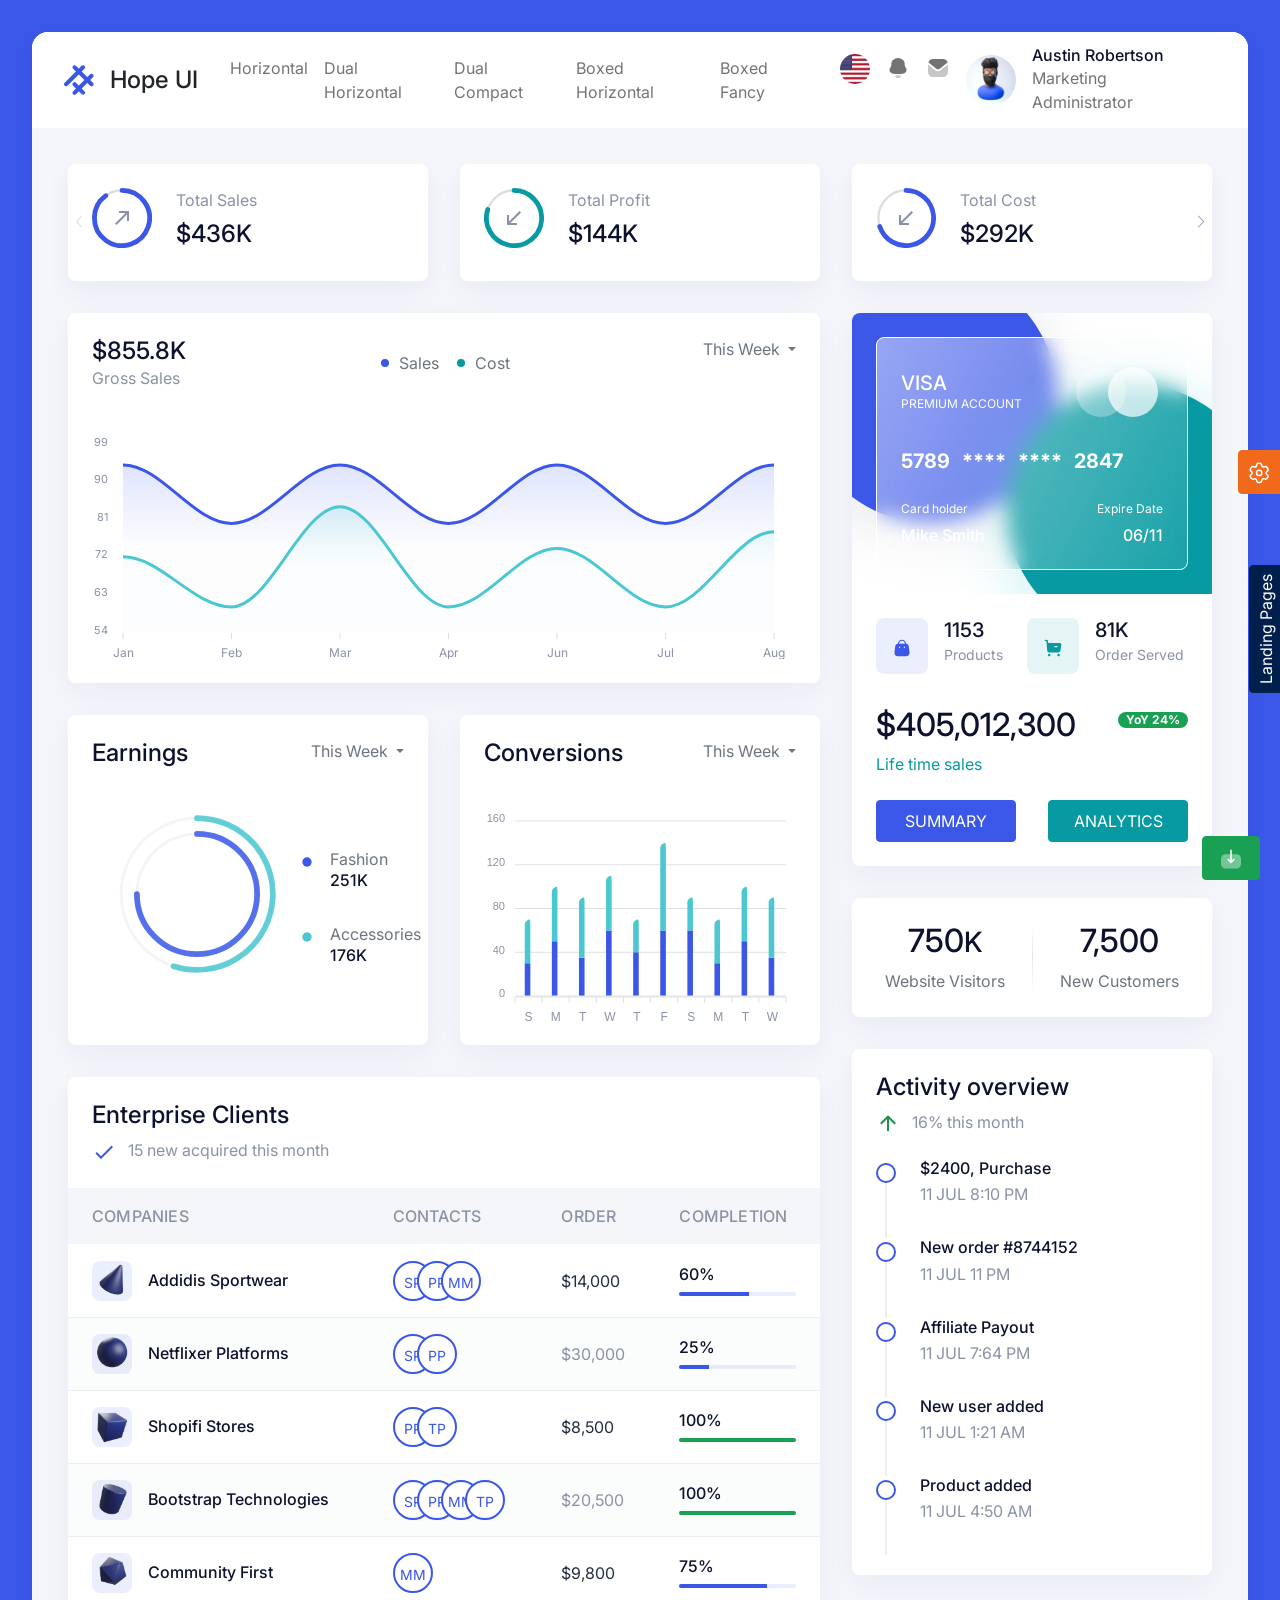
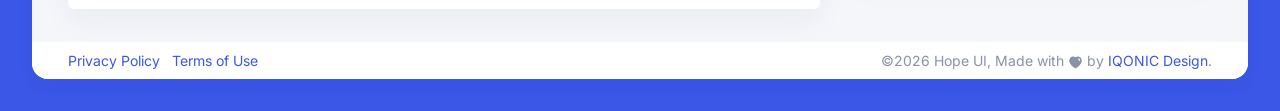
<file: html/dashboard/index-boxed.html>
<!doctype html>
<html lang="en" dir="ltr">
  <head>
    <meta charset="utf-8">
      <meta name="viewport" content="width=device-width, initial-scale=1, shrink-to-fit=no">
      <title>Hope UI | Responsive Bootstrap 5 Admin Dashboard Template</title>
      
      <!-- Favicon -->
      <link rel="shortcut icon" href="../assets/images/favicon.ico">
      
      <!-- Library / Plugin Css Build -->
      <link rel="stylesheet" href="../assets/css/core/libs.min.css">
      
      
      <!-- Hope Ui Design System Css -->
      <link rel="stylesheet" href="../assets/css/hope-ui.min.css?v=4.0.0">
      
      <!-- Custom Css -->
      <link rel="stylesheet" href="../assets/css/custom.min.css?v=4.0.0">
      
      <!-- Dark Css -->
      <link rel="stylesheet" href="../assets/css/dark.min.css">
      
      <!-- Customizer Css -->
      <link rel="stylesheet" href="../assets/css/customizer.min.css">
      
      <!-- RTL Css -->
      <link rel="stylesheet" href="../assets/css/rtl.min.css">
      
      
  </head>
  <body class="   boxed">
    <div class="boxed-inner">
      <!-- loader Start -->
      <div id="loading">
        <div class="loader simple-loader">
            <div class="loader-body">
            </div>
        </div>      </div>
      <!-- loader END -->
      <span class="screen-darken"></span>
      <main class="main-content">
        <!--Nav Start-->
        <nav class="nav navbar navbar-expand-lg navbar-light iq-navbar">
          <div class="container-fluid navbar-inner">
            <button data-trigger="navbar_main" class="d-lg-none btn btn-primary rounded-pill p-1 pt-0" type="button">
              <svg class="icon-20" width="20px"  viewBox="0 0 24 24">
                <path fill="currentColor" d="M4,11V13H16L10.5,18.5L11.92,19.92L19.84,12L11.92,4.08L10.5,5.5L16,11H4Z"></path>
            </svg>
            </button>
            <a href="../dashboard/index.html" class="navbar-brand">
                <!--Logo start-->
                <svg class="icon-30 text-primary" width="30" class="text-primary" viewBox="0 0 30 30" fill="none" xmlns="http://www.w3.org/2000/svg">
                    <rect x="-0.757324" y="19.2427" width="28" height="4" rx="2" transform="rotate(-45 -0.757324 19.2427)" fill="currentColor"></rect>
                    <rect x="7.72803" y="27.728" width="28" height="4" rx="2" transform="rotate(-45 7.72803 27.728)" fill="currentColor"></rect>
                    <rect x="10.5366" y="16.3945" width="16" height="4" rx="2" transform="rotate(45 10.5366 16.3945)" fill="currentColor"></rect>
                    <rect x="10.5562" y="-0.556152" width="28" height="4" rx="2" transform="rotate(45 10.5562 -0.556152)" fill="currentColor"></rect>
                </svg>
                <!--logo End-->        <h4 class="logo-title">Hope UI</h4>
            </a>
            <!-- Horizontal Menu Start -->
            <nav id="navbar_main" class="mobile-offcanvas nav navbar navbar-expand-xl hover-nav horizontal-nav mx-md-auto">
            <div class="container-fluid">
               <div class="offcanvas-header px-0">
                  <div class="navbar-brand ms-3">
                     
                     <!--Logo start-->
                     <div class="logo-main">
                         <div class="logo-normal">
                             <svg class="text-primary icon-30" viewBox="0 0 30 30" fill="none" xmlns="http://www.w3.org/2000/svg">
                                 <rect x="-0.757324" y="19.2427" width="28" height="4" rx="2" transform="rotate(-45 -0.757324 19.2427)" fill="currentColor"/>
                                 <rect x="7.72803" y="27.728" width="28" height="4" rx="2" transform="rotate(-45 7.72803 27.728)" fill="currentColor"/>
                                 <rect x="10.5366" y="16.3945" width="16" height="4" rx="2" transform="rotate(45 10.5366 16.3945)" fill="currentColor"/>
                                 <rect x="10.5562" y="-0.556152" width="28" height="4" rx="2" transform="rotate(45 10.5562 -0.556152)" fill="currentColor"/>
                             </svg>
                         </div>
                         <div class="logo-mini">
                             <svg class="text-primary icon-30" viewBox="0 0 30 30" fill="none" xmlns="http://www.w3.org/2000/svg">
                                 <rect x="-0.757324" y="19.2427" width="28" height="4" rx="2" transform="rotate(-45 -0.757324 19.2427)" fill="currentColor"/>
                                 <rect x="7.72803" y="27.728" width="28" height="4" rx="2" transform="rotate(-45 7.72803 27.728)" fill="currentColor"/>
                                 <rect x="10.5366" y="16.3945" width="16" height="4" rx="2" transform="rotate(45 10.5366 16.3945)" fill="currentColor"/>
                                 <rect x="10.5562" y="-0.556152" width="28" height="4" rx="2" transform="rotate(45 10.5562 -0.556152)" fill="currentColor"/>
                             </svg>
                         </div>
                     </div>
                     <!--logo End-->
                     
                     
                     
                     
                     <h4 class="logo-title">Hope UI</h4>
                  </div>
                  <button class="btn-close float-end"></button>
               </div>
               <ul class="navbar-nav">
                  <li class="nav-item"><a class="nav-link " href="../dashboard/index-horizontal.html"> Horizontal </a></li>
                  <li class="nav-item"><a class="nav-link " href="../dashboard/index-dual-horizontal.html"> Dual Horizontal </a></li>
                  <li class="nav-item"><a class="nav-link " href="../dashboard/index-dual-compact.html"><span class="item-name">Dual Compact</span></a></li>
                  <li class="nav-item"><a class="nav-link " href="../dashboard/index-boxed.html"> Boxed Horizontal </a></li>
                  <li class="nav-item"><a class="nav-link " href="../dashboard/index-boxed-fancy.html"> Boxed Fancy</a></li>
               </ul>
            </div> <!-- container-fluid.// -->
            </nav>
            <!-- Sidebar Menu End -->    <button class="navbar-toggler" type="button" data-bs-toggle="collapse" data-bs-target="#navbarSupportedContent" aria-controls="navbarSupportedContent" aria-expanded="false" aria-label="Toggle navigation">
               <span class="navbar-toggler-icon">
                  <span class="navbar-toggler-bar bar1 mt-2"></span>
                  <span class="navbar-toggler-bar bar2"></span>
                  <span class="navbar-toggler-bar bar3"></span>
                </span>
            </button>
            <div class="collapse navbar-collapse" id="navbarSupportedContent">
              <ul class="navbar-nav ms-auto mb-2 mb-lg-0">
                <li class="nav-item dropdown">
                    <a href="#" class="search-toggle nav-link" id="dropdownMenuButton2" data-bs-toggle="dropdown" aria-haspopup="true" aria-expanded="false">
                    <img src="../assets/images/Flag/flag001.png" class="img-fluid rounded-circle" alt="user" style="height: 30px; min-width: 30px; width: 30px;">
                    <span class="bg-primary"></span>
                    </a>
                    <div class="sub-drop dropdown-menu dropdown-menu-end p-0" aria-labelledby="dropdownMenuButton2">
                        <div class="card shadow-none m-0 border-0">
                            <div class=" p-0 ">
                                <ul class="list-group list-group-flush">
                                    <li class="iq-sub-card list-group-item"><a class="p-0" href="#"><img src="../assets/images/Flag/flag-03.png" alt="img-flaf" class="img-fluid me-2" style="width: 15px;height: 15px;min-width: 15px;"/>Spanish</a></li>
                                    <li class="iq-sub-card list-group-item"><a class="p-0" href="#"><img src="../assets/images/Flag/flag-04.png" alt="img-flaf" class="img-fluid me-2" style="width: 15px;height: 15px;min-width: 15px;"/>Italian</a></li>
                                    <li class="iq-sub-card list-group-item"><a class="p-0" href="#"><img src="../assets/images/Flag/flag-02.png" alt="img-flaf" class="img-fluid me-2" style="width: 15px;height: 15px;min-width: 15px;"/>French</a></li>
                                    <li class="iq-sub-card list-group-item"><a class="p-0" href="#"><img src="../assets/images/Flag/flag-05.png" alt="img-flaf" class="img-fluid me-2" style="width: 15px;height: 15px;min-width: 15px;"/>German</a></li>
                                    <li class="iq-sub-card list-group-item"><a class="p-0" href="#"><img src="../assets/images/Flag/flag-06.png" alt="img-flaf" class="img-fluid me-2" style="width: 15px;height: 15px;min-width: 15px;"/>Japanese</a></li>
                                </ul>
                            </div>
                        </div>
                    </div>
                </li>
                <li class="nav-item dropdown">
                  <a href="#"  class="nav-link" id="notification-drop" data-bs-toggle="dropdown" >
                      <svg class="icon-24" width="24" viewBox="0 0 24 24" fill="none" xmlns="http://www.w3.org/2000/svg">
                        <path d="M19.7695 11.6453C19.039 10.7923 18.7071 10.0531 18.7071 8.79716V8.37013C18.7071 6.73354 18.3304 5.67907 17.5115 4.62459C16.2493 2.98699 14.1244 2 12.0442 2H11.9558C9.91935 2 7.86106 2.94167 6.577 4.5128C5.71333 5.58842 5.29293 6.68822 5.29293 8.37013V8.79716C5.29293 10.0531 4.98284 10.7923 4.23049 11.6453C3.67691 12.2738 3.5 13.0815 3.5 13.9557C3.5 14.8309 3.78723 15.6598 4.36367 16.3336C5.11602 17.1413 6.17846 17.6569 7.26375 17.7466C8.83505 17.9258 10.4063 17.9933 12.0005 17.9933C13.5937 17.9933 15.165 17.8805 16.7372 17.7466C17.8215 17.6569 18.884 17.1413 19.6363 16.3336C20.2118 15.6598 20.5 14.8309 20.5 13.9557C20.5 13.0815 20.3231 12.2738 19.7695 11.6453Z" fill="currentColor"></path>
                        <path opacity="0.4" d="M14.0088 19.2283C13.5088 19.1215 10.4627 19.1215 9.96275 19.2283C9.53539 19.327 9.07324 19.5566 9.07324 20.0602C9.09809 20.5406 9.37935 20.9646 9.76895 21.2335L9.76795 21.2345C10.2718 21.6273 10.8632 21.877 11.4824 21.9667C11.8123 22.012 12.1482 22.01 12.4901 21.9667C13.1083 21.877 13.6997 21.6273 14.2036 21.2345L14.2026 21.2335C14.5922 20.9646 14.8734 20.5406 14.8983 20.0602C14.8983 19.5566 14.4361 19.327 14.0088 19.2283Z" fill="currentColor"></path>
                      </svg>
                      <span class="bg-danger dots"></span>
                  </a>
                  <div class="sub-drop dropdown-menu dropdown-menu-end p-0" aria-labelledby="notification-drop">
                      <div class="card shadow-none m-0">
                        <div class="card-header d-flex justify-content-between bg-primary py-3">
                            <div class="header-title">
                              <h5 class="mb-0 text-white">All Notifications</h5>
                            </div>
                        </div>
                        <div class="card-body p-0">
                            <a href="#" class="iq-sub-card">
                              <div class="d-flex align-items-center">
                                  <img class="avatar-40 rounded-pill bg-soft-primary p-1" src="../assets/images/shapes/01.png" alt="">
                                  <div class="ms-3 w-100">
                                    <h6 class="mb-0 ">Emma Watson Bni</h6>
                                    <div class="d-flex justify-content-between align-items-center">
                                        <p class="mb-0">95 MB</p>
                                        <small class="float-right font-size-12">Just Now</small>
                                    </div>
                                  </div>
                              </div>
                            </a>
                            <a href="#" class="iq-sub-card">
                              <div class="d-flex align-items-center">
                                  <div class="">
                                    <img class="avatar-40 rounded-pill bg-soft-primary p-1" src="../assets/images/shapes/02.png" alt="">
                                  </div>
                                  <div class="ms-3 w-100">
                                    <h6 class="mb-0 ">New customer is join</h6>
                                    <div class="d-flex justify-content-between align-items-center">
                                        <p class="mb-0">Cyst Bni</p>
                                        <small class="float-right font-size-12">5 days ago</small>
                                    </div>
                                  </div>
                              </div>
                            </a>
                            <a href="#" class="iq-sub-card">
                              <div class="d-flex align-items-center">
                                  <img class="avatar-40 rounded-pill bg-soft-primary p-1" src="../assets/images/shapes/03.png" alt="">
                                  <div class="ms-3 w-100">
                                    <h6 class="mb-0 ">Two customer is left</h6>
                                    <div class="d-flex justify-content-between align-items-center">
                                        <p class="mb-0">Cyst Bni</p>
                                        <small class="float-right font-size-12">2 days ago</small>
                                    </div>
                                  </div>
                              </div>
                            </a>
                            <a href="#" class="iq-sub-card">
                              <div class="d-flex align-items-center">
                                  <img class="avatar-40 rounded-pill bg-soft-primary p-1" src="../assets/images/shapes/04.png" alt="">
                                  <div class="w-100 ms-3">
                                    <h6 class="mb-0 ">New Mail from Fenny</h6>
                                    <div class="d-flex justify-content-between align-items-center">
                                        <p class="mb-0">Cyst Bni</p>
                                        <small class="float-right font-size-12">3 days ago</small>
                                    </div>
                                  </div>
                              </div>
                            </a>
                        </div>
                      </div>
                  </div>
                </li>
                <li class="nav-item dropdown">
                  <a href="#" class="nav-link" id="mail-drop" data-bs-toggle="dropdown"  aria-haspopup="true" aria-expanded="false">
                    <svg class="icon-24" width="24" viewBox="0 0 24 24" fill="none" xmlns="http://www.w3.org/2000/svg">
                      <path opacity="0.4" d="M22 15.94C22 18.73 19.76 20.99 16.97 21H16.96H7.05C4.27 21 2 18.75 2 15.96V15.95C2 15.95 2.006 11.524 2.014 9.298C2.015 8.88 2.495 8.646 2.822 8.906C5.198 10.791 9.447 14.228 9.5 14.273C10.21 14.842 11.11 15.163 12.03 15.163C12.95 15.163 13.85 14.842 14.56 14.262C14.613 14.227 18.767 10.893 21.179 8.977C21.507 8.716 21.989 8.95 21.99 9.367C22 11.576 22 15.94 22 15.94Z" fill="currentColor"></path>
                      <path d="M21.4759 5.67351C20.6099 4.04151 18.9059 2.99951 17.0299 2.99951H7.04988C5.17388 2.99951 3.46988 4.04151 2.60388 5.67351C2.40988 6.03851 2.50188 6.49351 2.82488 6.75151L10.2499 12.6905C10.7699 13.1105 11.3999 13.3195 12.0299 13.3195C12.0339 13.3195 12.0369 13.3195 12.0399 13.3195C12.0429 13.3195 12.0469 13.3195 12.0499 13.3195C12.6799 13.3195 13.3099 13.1105 13.8299 12.6905L21.2549 6.75151C21.5779 6.49351 21.6699 6.03851 21.4759 5.67351Z" fill="currentColor"></path>
                    </svg>
                    <span class="bg-primary count-mail"></span>
                  </a>
                  <div class="sub-drop dropdown-menu dropdown-menu-end p-0" aria-labelledby="mail-drop">
                      <div class="card shadow-none m-0">
                        <div class="card-header d-flex justify-content-between bg-primary py-3">
                            <div class="header-title">
                              <h5 class="mb-0 text-white">All Message</h5>
                            </div>
                        </div>
                        <div class="card-body p-0 ">
                            <a href="#" class="iq-sub-card">
                              <div class="d-flex  align-items-center">
                                  <div class="">
                                    <img class="avatar-40 rounded-pill bg-soft-primary p-1" src="../assets/images/shapes/01.png" alt="">
                                  </div>
                                  <div class=" w-100 ms-3">
                                    <h6 class="mb-0 ">Bni Emma Watson</h6>
                                    <small class="float-left font-size-12">13 Jun</small>
                                  </div>
                              </div>
                            </a>
                            <a href="#" class="iq-sub-card">
                              <div class="d-flex align-items-center">
                                  <div class="">
                                    <img class="avatar-40 rounded-pill bg-soft-primary p-1" src="../assets/images/shapes/02.png" alt="">
                                  </div>
                                  <div class="ms-3">
                                    <h6 class="mb-0 ">Lorem Ipsum Watson</h6>
                                    <small class="float-left font-size-12">20 Apr</small>
                                  </div>
                              </div>
                            </a>
                            <a href="#" class="iq-sub-card">
                              <div class="d-flex align-items-center">
                                  <div class="">
                                    <img class="avatar-40 rounded-pill bg-soft-primary p-1" src="../assets/images/shapes/03.png" alt="">
                                  </div>
                                  <div class="ms-3">
                                    <h6 class="mb-0 ">Why do we use it?</h6>
                                    <small class="float-left font-size-12">30 Jun</small>
                                  </div>
                              </div>
                            </a>
                            <a href="#" class="iq-sub-card">
                              <div class="d-flex align-items-center">
                                  <div class="">
                                    <img class="avatar-40 rounded-pill bg-soft-primary p-1" src="../assets/images/shapes/04.png" alt="">
                                  </div>
                                  <div class="ms-3">
                                    <h6 class="mb-0 ">Variations Passages</h6>
                                    <small class="float-left font-size-12">12 Sep</small>
                                  </div>
                              </div>
                            </a>
                            <a href="#" class="iq-sub-card">
                              <div class="d-flex align-items-center">
                                  <div class="">
                                    <img class="avatar-40 rounded-pill bg-soft-primary p-1" src="../assets/images/shapes/05.png" alt="">
                                  </div>
                                  <div class="ms-3">
                                    <h6 class="mb-0 ">Lorem Ipsum generators</h6>
                                    <small class="float-left font-size-12">5 Dec</small>
                                  </div>
                              </div>
                            </a>
                        </div>
                      </div>
                  </div>
                </li>
                <li class="nav-item dropdown">
                  <a class="nav-link py-0 d-flex align-items-center" href="#" id="navbarDropdown" role="button" data-bs-toggle="dropdown" aria-expanded="false">
                    <img src="../assets/images/avatars/01.png" alt="User-Profile" class="theme-color-default-img img-fluid avatar avatar-50 avatar-rounded">
                    <img src="../assets/images/avatars/avtar_1.png" alt="User-Profile" class="theme-color-purple-img img-fluid avatar avatar-50 avatar-rounded">
                    <img src="../assets/images/avatars/avtar_2.png" alt="User-Profile" class="theme-color-blue-img img-fluid avatar avatar-50 avatar-rounded">
                    <img src="../assets/images/avatars/avtar_4.png" alt="User-Profile" class="theme-color-green-img img-fluid avatar avatar-50 avatar-rounded">
                    <img src="../assets/images/avatars/avtar_5.png" alt="User-Profile" class="theme-color-yellow-img img-fluid avatar avatar-50 avatar-rounded">
                    <img src="../assets/images/avatars/avtar_3.png" alt="User-Profile" class="theme-color-pink-img img-fluid avatar avatar-50 avatar-rounded">
                    <div class="caption ms-3 d-none d-md-block">
                        <h6 class="mb-0 caption-title">Austin Robertson</h6>
                        <p class="mb-0 caption-sub-title">Marketing Administrator</p>
                    </div>
                  </a>
                  <ul class="dropdown-menu dropdown-menu-end" aria-labelledby="navbarDropdown">
                    <li><a class="dropdown-item" href="../dashboard/app/user-profile.html">Profile</a></li>
                    <li><a class="dropdown-item" href="../dashboard/app/user-privacy-setting.html">Privacy Setting</a></li>
                    <li><hr class="dropdown-divider"></li>
                    <li><a class="dropdown-item" href="../dashboard/auth/sign-in.html">Logout</a></li>
                  </ul>
                </li>
              </ul>
            </div>
          </div>
        </nav>        <!--Nav End-->
        <div class="conatiner-fluid content-inner pb-0">
<div class="row">
   <div class="col-md-12 col-lg-12">
      <div class="row row-cols-1">
         <div class="d-slider1 overflow-hidden ">
            <ul  class="swiper-wrapper list-inline m-0 p-0 mb-2">
               <li class="swiper-slide card card-slide">
                  <div class="card-body">
                     <div class="progress-widget">
                        <div id="circle-progress-01" class="circle-progress-01 circle-progress circle-progress-primary text-center" data-min-value="0" data-max-value="100" data-value="90" data-type="percent">
                           <svg class="card-slie-arrow icon-24" width="24"  viewBox="0 0 24 24">
                              <path fill="currentColor" d="M5,17.59L15.59,7H9V5H19V15H17V8.41L6.41,19L5,17.59Z" />
                           </svg>
                        </div>
                        <div class="progress-detail">
                           <p  class="mb-2">Total Sales</p>
                           <h4 class="counter">$560K</h4>
                        </div>
                     </div>
                  </div>
               </li>
               <li class="swiper-slide card card-slide">
                  <div class="card-body">
                     <div class="progress-widget">
                        <div id="circle-progress-02" class="circle-progress-01 circle-progress circle-progress-info text-center" data-min-value="0" data-max-value="100" data-value="80" data-type="percent">
                           <svg class="card-slie-arrow icon-24" width="24"  viewBox="0 0 24 24">
                              <path fill="currentColor" d="M19,6.41L17.59,5L7,15.59V9H5V19H15V17H8.41L19,6.41Z" />
                           </svg>
                        </div>
                        <div class="progress-detail">
                           <p  class="mb-2">Total Profit</p>
                           <h4 class="counter">$185K</h4>
                        </div>
                     </div>
                  </div>
               </li>
               <li class="swiper-slide card card-slide">
                  <div class="card-body">
                     <div class="progress-widget">
                        <div id="circle-progress-03" class="circle-progress-01 circle-progress circle-progress-primary text-center" data-min-value="0" data-max-value="100" data-value="70" data-type="percent">
                           <svg class="card-slie-arrow icon-24" width="24" viewBox="0 0 24 24">
                              <path fill="currentColor" d="M19,6.41L17.59,5L7,15.59V9H5V19H15V17H8.41L19,6.41Z" />
                           </svg>
                        </div>
                        <div class="progress-detail">
                           <p  class="mb-2">Total Cost</p>
                           <h4 class="counter">$375K</h4>
                        </div>
                     </div>
                  </div>
               </li>
               <li class="swiper-slide card card-slide">
                  <div class="card-body">
                     <div class="progress-widget">
                        <div id="circle-progress-04" class="circle-progress-01 circle-progress circle-progress-info text-center" data-min-value="0" data-max-value="100" data-value="60" data-type="percent">
                           <svg class="card-slie-arrow icon-24" width="24px"  viewBox="0 0 24 24">
                              <path fill="currentColor" d="M5,17.59L15.59,7H9V5H19V15H17V8.41L6.41,19L5,17.59Z" />
                           </svg>
                        </div>
                        <div class="progress-detail">
                           <p  class="mb-2">Revenue</p>
                           <h4 class="counter">$742K</h4>
                        </div>
                     </div>
                  </div>
               </li>
               <li class="swiper-slide card card-slide">
                  <div class="card-body">
                     <div class="progress-widget">
                        <div id="circle-progress-05" class="circle-progress-01 circle-progress circle-progress-primary text-center" data-min-value="0" data-max-value="100" data-value="50" data-type="percent">
                           <svg class="card-slie-arrow icon-24" width="24px"  viewBox="0 0 24 24">
                              <path fill="currentColor" d="M5,17.59L15.59,7H9V5H19V15H17V8.41L6.41,19L5,17.59Z" />
                           </svg>
                        </div>
                        <div class="progress-detail">
                           <p  class="mb-2">Net Income</p>
                           <h4 class="counter">$150K</h4>
                        </div>
                     </div>
                  </div>
               </li>
               <li class="swiper-slide card card-slide">
                  <div class="card-body">
                     <div class="progress-widget">
                        <div id="circle-progress-06" class="circle-progress-01 circle-progress circle-progress-info text-center" data-min-value="0" data-max-value="100" data-value="40" data-type="percent">
                           <svg class="card-slie-arrow icon-24" width="24" viewBox="0 0 24 24">
                              <path fill="currentColor" d="M19,6.41L17.59,5L7,15.59V9H5V19H15V17H8.41L19,6.41Z" />
                           </svg>
                        </div>
                        <div class="progress-detail">
                           <p  class="mb-2">Today</p>
                           <h4 class="counter">$4600</h4>
                        </div>
                     </div>
                  </div>
               </li>
               <li class="swiper-slide card card-slide">
                  <div class="card-body">
                     <div class="progress-widget">
                        <div id="circle-progress-07" class="circle-progress-01 circle-progress circle-progress-primary text-center" data-min-value="0" data-max-value="100" data-value="30" data-type="percent">
                           <svg class="card-slie-arrow icon-24" width="24" viewBox="0 0 24 24">
                              <path fill="currentColor" d="M19,6.41L17.59,5L7,15.59V9H5V19H15V17H8.41L19,6.41Z" />
                           </svg>
                        </div>
                        <div class="progress-detail">
                           <p  class="mb-2">Members</p>
                           <h4 class="counter">11.2M</h4>
                        </div>
                     </div>
                  </div>
               </li>
            </ul>
            <div class="swiper-button swiper-button-next"></div>
            <div class="swiper-button swiper-button-prev"></div>
         </div>
      </div>
   </div>
   <div class="col-md-12 col-lg-8">
      <div class="row">
         <div class="col-md-12">
            <div class="card">
               <div class="card-header d-flex justify-content-between flex-wrap">
                  <div class="header-title">
                     <h4 class="card-title">$855.8K</h4>
                     <p class="mb-0">Gross Sales</p>          
                  </div>
                  <div class="d-flex align-items-center align-self-center">
                     <div class="d-flex align-items-center text-primary">
                        <svg class="icon-12" xmlns="http://www.w3.org/2000/svg" width="12" viewBox="0 0 24 24" fill="currentColor">
                           <circle cx="12" cy="12" r="8" fill="currentColor"></circle>
                        </svg>
                        <div class="ms-2">
                           <span class="text-gray">Sales</span>
                        </div>
                     </div>
                     <div class="d-flex align-items-center ms-3 text-info">
                        <svg class="12" xmlns="http://www.w3.org/2000/svg" width="12" viewBox="0 0 24 24" fill="currentColor">
                           <circle cx="12" cy="12" r="8" fill="currentColor"></circle>
                        </svg>
                        <div class="ms-2">
                           <span class="text-gray">Cost</span>
                        </div>
                     </div>
                  </div>
                  <div class="dropdown">
                     <a href="#" class="text-gray dropdown-toggle" id="dropdownMenuButton22" data-bs-toggle="dropdown" aria-expanded="false">
                     This Week
                     </a>
                     <ul class="dropdown-menu dropdown-menu-end" aria-labelledby="dropdownMenuButton22">
                        <li><a class="dropdown-item" href="#">This Week</a></li>
                        <li><a class="dropdown-item" href="#">This Month</a></li>
                        <li><a class="dropdown-item" href="#">This Year</a></li>
                     </ul>
                  </div>
               </div>
               <div class="card-body">
                  <div id="d-main" class="d-main"></div>
               </div>
            </div>
         </div>
         <div class="col-md-12 col-xl-6">
            <div class="card">
               <div class="card-header d-flex justify-content-between flex-wrap">
                  <div class="header-title">
                     <h4 class="card-title">Earnings</h4>            
                  </div>   
                  <div class="dropdown">
                     <a href="#" class="text-gray dropdown-toggle" id="dropdownMenuButton1" data-bs-toggle="dropdown" aria-expanded="false">
                        This Week
                     </a>
                     <ul class="dropdown-menu dropdown-menu-end" aria-labelledby="dropdownMenuButton1">
                        <li><a class="dropdown-item" href="#">This Week</a></li>
                        <li><a class="dropdown-item" href="#">This Month</a></li>
                        <li><a class="dropdown-item" href="#">This Year</a></li>
                     </ul>
                  </div>
               </div>
               <div class="card-body">
                  <div class="d-flex flex-wrap align-items-center justify-content-between">
                     <div id="myChart" class="col-md-8 col-lg-8 myChart"></div>
                     <div class="d-grid gap col-md-4 col-lg-4">
                        <div class="d-flex align-items-start">
                           <svg class="mt-2 icon-14" xmlns="http://www.w3.org/2000/svg" width="14" viewBox="0 0 24 24" fill="#3a57e8">
                              <circle cx="12" cy="12" r="8" fill="#3a57e8"></circle>
                           </svg>
                           <div class="ms-3">
                              <span class="text-gray">Fashion</span>
                              <h6>251K</h6>
                           </div>
                        </div>
                        <div class="d-flex align-items-start">
                           <svg class="mt-2 icon-14" xmlns="http://www.w3.org/2000/svg" width="14" viewBox="0 0 24 24" fill="#4bc7d2">
                              <circle cx="12" cy="12" r="8" fill="#4bc7d2"></circle>
                           </svg>
                           <div class="ms-3">
                              <span class="text-gray">Accessories</span>
                              <h6>176K</h6>
                           </div>
                        </div>
                     </div>
                  </div>
               </div>
            </div>
         </div>
         <div class="col-md-12 col-xl-6">
            <div class="card">
               <div class="card-header d-flex justify-content-between flex-wrap">
                  <div class="header-title">
                     <h4 class="card-title">Conversions</h4>            
                  </div>
                  <div class="dropdown">
                     <a href="#" class="text-gray dropdown-toggle" id="dropdownMenuButton3" data-bs-toggle="dropdown" aria-expanded="false">
                        This Week
                     </a>
                     <ul class="dropdown-menu dropdown-menu-end" aria-labelledby="dropdownMenuButton3">
                        <li><a class="dropdown-item" href="#">This Week</a></li>
                        <li><a class="dropdown-item" href="#">This Month</a></li>
                        <li><a class="dropdown-item" href="#">This Year</a></li>
                     </ul>
                  </div>
               </div>
               <div class="card-body">
                  <div id="d-activity" class="d-activity"></div>
               </div>
            </div>
         </div>         
         <div class="col-md-12 col-lg-12">
            <div class="card overflow-hidden">
               <div class="card-header d-flex justify-content-between flex-wrap">
                  <div class="header-title">
                     <h4 class="card-title mb-2">Enterprise Clients</h4>
                     <p class="mb-0">
                        <svg class ="me-2 icon-24" width="24"  viewBox="0 0 24 24">
                           <path fill="#3a57e8" d="M21,7L9,19L3.5,13.5L4.91,12.09L9,16.17L19.59,5.59L21,7Z" />
                        </svg>
                        15 new acquired this month
                     </p>            
                  </div>
               </div>
               <div class="card-body p-0">
                  <div class="table-responsive mt-4">
                     <table id="basic-table" class="table table-striped mb-0" role="grid">
                        <thead>
                           <tr>
                              <th>COMPANIES</th>
                              <th>CONTACTS</th>
                              <th>ORDER</th>
                              <th>COMPLETION</th>
                           </tr>
                        </thead>
                        <tbody>
                           <tr>
                              <td>
                                 <div class="d-flex align-items-center">
                                    <img class="bg-soft-primary rounded img-fluid avatar-40 me-3" src="../assets/images/shapes/01.png" alt="profile">
                                    <h6>Addidis Sportwear</h6>
                                 </div>
                              </td>
                              <td>
                                 <div class="iq-media-group iq-media-group-1">
                                    <a href="#" class="iq-media-1">
                                       <div class="icon iq-icon-box-3 rounded-pill">SP</div>
                                    </a>
                                    <a href="#" class="iq-media-1">
                                       <div class="icon iq-icon-box-3 rounded-pill">PP</div>
                                    </a>
                                    <a href="#" class="iq-media-1">
                                       <div class="icon iq-icon-box-3 rounded-pill">MM</div>
                                    </a>
                                 </div>
                              </td>
                              <td>$14,000</td>
                              <td>
                                 <div class="d-flex align-items-center mb-2">
                                    <h6>60%</h6>
                                 </div>
                                 <div class="progress bg-soft-primary shadow-none w-100" style="height: 4px">
                                    <div class="progress-bar bg-primary" data-toggle="progress-bar" role="progressbar" aria-valuenow="60" aria-valuemin="0" aria-valuemax="100"></div>
                                 </div>
                              </td>
                           </tr>
                           <tr>
                              <td>
                                 <div class="d-flex align-items-center">
                                    <img class="bg-soft-primary rounded img-fluid avatar-40 me-3" src="../assets/images/shapes/05.png" alt="profile">
                                    <h6>Netflixer Platforms</h6>
                                 </div>
                              </td>
                              <td>
                                 <div class="iq-media-group iq-media-group-1">
                                    <a href="#" class="iq-media-1">
                                       <div class="icon iq-icon-box-3 rounded-pill">SP</div>
                                    </a>
                                    <a href="#" class="iq-media-1">
                                       <div class="icon iq-icon-box-3 rounded-pill">PP</div>
                                    </a>
                                 </div>
                              </td>
                              <td>$30,000</td>
                              <td>
                                 <div class="d-flex align-items-center mb-2">
                                    <h6>25%</h6>
                                 </div>
                                 <div class="progress bg-soft-primary shadow-none w-100" style="height: 4px">
                                    <div class="progress-bar bg-primary" data-toggle="progress-bar" role="progressbar" aria-valuenow="25" aria-valuemin="0" aria-valuemax="100"></div>
                                 </div>
                              </td>
                           </tr>
                           <tr>
                              <td>
                                 <div class="d-flex align-items-center">
                                    <img class="bg-soft-primary rounded img-fluid avatar-40 me-3" src="../assets/images/shapes/02.png" alt="profile">
                                    <h6>Shopifi Stores</h6>
                                 </div>
                              </td>
                              <td>                                 
                                 <div class="iq-media-group iq-media-group-1">
                                    <a href="#" class="iq-media-1">
                                       <div class="icon iq-icon-box-3 rounded-pill">PP</div>
                                    </a>
                                    <a href="#" class="iq-media-1">
                                       <div class="icon iq-icon-box-3 rounded-pill">TP</div>
                                    </a>
                                 </div>
                              </td>
                              <td>$8,500</td>
                              <td>
                                 <div class="d-flex align-items-center mb-2">
                                    <h6>100%</h6>
                                 </div>
                                 <div class="progress bg-soft-success shadow-none w-100" style="height: 4px">
                                    <div class="progress-bar bg-success" data-toggle="progress-bar" role="progressbar" aria-valuenow="100" aria-valuemin="0" aria-valuemax="100"></div>
                                 </div>
                              </td>
                           </tr>
                           <tr>
                              <td>
                                 <div class="d-flex align-items-center">
                                    <img class="bg-soft-primary rounded img-fluid avatar-40 me-3" src="../assets/images/shapes/03.png" alt="profile">
                                    <h6>Bootstrap Technologies</h6>
                                 </div>
                              </td>
                              <td>
                                 <div class="iq-media-group iq-media-group-1">
                                    <a href="#" class="iq-media-1">
                                       <div class="icon iq-icon-box-3 rounded-pill">SP</div>
                                    </a>
                                    <a href="#" class="iq-media-1">
                                       <div class="icon iq-icon-box-3 rounded-pill">PP</div>
                                    </a>
                                    <a href="#" class="iq-media-1">
                                       <div class="icon iq-icon-box-3 rounded-pill">MM</div>
                                    </a>
                                    <a href="#" class="iq-media-1">
                                       <div class="icon iq-icon-box-3 rounded-pill">TP</div>
                                    </a>
                                 </div>
                              </td>
                              <td>$20,500</td>
                              <td>
                                 <div class="d-flex align-items-center mb-2">
                                    <h6>100%</h6>
                                 </div>
                                 <div class="progress bg-soft-success shadow-none w-100" style="height: 4px">
                                    <div class="progress-bar bg-success" data-toggle="progress-bar" role="progressbar" aria-valuenow="100" aria-valuemin="0" aria-valuemax="100"></div>
                                 </div>
                              </td>
                           </tr>
                           <tr>
                              <td>
                                 <div class="d-flex align-items-center">
                                    <img class="bg-soft-primary rounded img-fluid avatar-40 me-3" src="../assets/images/shapes/04.png" alt="profile">
                                    <h6>Community First</h6>
                                 </div>
                              </td>
                              <td>
                                 <div class="iq-media-group iq-media-group-1">
                                    <a href="#" class="iq-media-1">
                                       <div class="icon iq-icon-box-3 rounded-pill">MM</div>
                                    </a>
                                 </div>
                              </td>
                              <td>$9,800</td>
                              <td>
                                 <div class="d-flex align-items-center mb-2">
                                    <h6>75%</h6>
                                 </div>
                                 <div class="progress bg-soft-primary shadow-none w-100" style="height: 4px">
                                    <div class="progress-bar bg-primary" data-toggle="progress-bar" role="progressbar" aria-valuenow="75" aria-valuemin="0" aria-valuemax="100"></div>
                                 </div>
                              </td>
                           </tr>
                        </tbody>
                     </table>
                  </div>
               </div>
            </div>
         </div>
      </div>
   </div>
   <div class="col-md-12 col-lg-4">
      <div class="row">
         <div class="col-md-12 col-lg-12">
            <div class="card credit-card-widget">
               <div class="card-header pb-4 border-0">
                  <div class="p-4 primary-gradient-card rounded border border-white">
                     <div class="d-flex justify-content-between align-items-center">
                        <div>
                           <h5 class="font-weight-bold">VISA </h5>
                           <P class="mb-0">PREMIUM ACCOUNT</P>  
                        </div>
                        <div class="master-card-content">
                           <svg class="master-card-1 icon-60" width="60"  viewBox="0 0 24 24">
                              <path fill="#ffffff" d="M12,2A10,10 0 0,0 2,12A10,10 0 0,0 12,22A10,10 0 0,0 22,12A10,10 0 0,0 12,2Z" />
                           </svg>
                           <svg class="master-card-2 icon-60" width="60" viewBox="0 0 24 24">
                              <path fill="#ffffff" d="M12,2A10,10 0 0,0 2,12A10,10 0 0,0 12,22A10,10 0 0,0 22,12A10,10 0 0,0 12,2Z" />
                           </svg>
                        </div>
                     </div>
                     <div class="my-4">
                        <div class="card-number">
                           <span class="fs-5 me-2">5789</span>
                           <span class="fs-5 me-2">****</span>
                           <span class="fs-5 me-2">****</span>
                           <span class="fs-5">2847</span>
                        </div>
                     </div>
                     <div class="d-flex align-items-center mb-2 justify-content-between">
                        <p class="mb-0">Card holder</p>
                        <p class="mb-0">Expire Date</p>
                     </div>
                     <div class="d-flex align-items-center justify-content-between">
                        <h6>Mike Smith</h6>
                        <h6 class="ms-5">06/11</h6>
                     </div>
                  </div>
               </div>
               <div class="card-body">
                  <div class="d-flex align-itmes-center flex-wrap  mb-4">
                     <div class="d-flex align-itmes-center me-0 me-md-4">
                        <div>
                           <div class="p-3 mb-2 rounded bg-soft-primary">
                              <svg class="icon-20" width="20" viewBox="0 0 24 24" fill="none" xmlns="http://www.w3.org/2000/svg">
                              <path fill-rule="evenodd" clip-rule="evenodd" d="M16.9303 7C16.9621 6.92913 16.977 6.85189 16.9739 6.77432H17C16.8882 4.10591 14.6849 2 12.0049 2C9.325 2 7.12172 4.10591 7.00989 6.77432C6.9967 6.84898 6.9967 6.92535 7.00989 7H6.93171C5.65022 7 4.28034 7.84597 3.88264 10.1201L3.1049 16.3147C2.46858 20.8629 4.81062 22 7.86853 22H16.1585C19.2075 22 21.4789 20.3535 20.9133 16.3147L20.1444 10.1201C19.676 7.90964 18.3503 7 17.0865 7H16.9303ZM15.4932 7C15.4654 6.92794 15.4506 6.85153 15.4497 6.77432C15.4497 4.85682 13.8899 3.30238 11.9657 3.30238C10.0416 3.30238 8.48184 4.85682 8.48184 6.77432C8.49502 6.84898 8.49502 6.92535 8.48184 7H15.4932ZM9.097 12.1486C8.60889 12.1486 8.21321 11.7413 8.21321 11.2389C8.21321 10.7366 8.60889 10.3293 9.097 10.3293C9.5851 10.3293 9.98079 10.7366 9.98079 11.2389C9.98079 11.7413 9.5851 12.1486 9.097 12.1486ZM14.002 11.2389C14.002 11.7413 14.3977 12.1486 14.8858 12.1486C15.3739 12.1486 15.7696 11.7413 15.7696 11.2389C15.7696 10.7366 15.3739 10.3293 14.8858 10.3293C14.3977 10.3293 14.002 10.7366 14.002 11.2389Z" fill="currentColor"></path>                                            
                              </svg>
                           </div>
                        </div>
                        <div class="ms-3">
                           <h5>1153</h5>
                           <small class="mb-0">Products</small>
                        </div>
                     </div>
                     <div class="d-flex align-itmes-center">
                        <div>
                           <div class="p-3 mb-2 rounded bg-soft-info">
                              <svg class="icon-20" width="20" viewBox="0 0 24 24" fill="none" xmlns="http://www.w3.org/2000/svg">
                                 <path fill-rule="evenodd" clip-rule="evenodd" d="M14.1213 11.2331H16.8891C17.3088 11.2331 17.6386 10.8861 17.6386 10.4677C17.6386 10.0391 17.3088 9.70236 16.8891 9.70236H14.1213C13.7016 9.70236 13.3719 10.0391 13.3719 10.4677C13.3719 10.8861 13.7016 11.2331 14.1213 11.2331ZM20.1766 5.92749C20.7861 5.92749 21.1858 6.1418 21.5855 6.61123C21.9852 7.08067 22.0551 7.7542 21.9652 8.36549L21.0159 15.06C20.8361 16.3469 19.7569 17.2949 18.4879 17.2949H7.58639C6.25742 17.2949 5.15828 16.255 5.04837 14.908L4.12908 3.7834L2.62026 3.51807C2.22057 3.44664 1.94079 3.04864 2.01073 2.64043C2.08068 2.22305 2.47038 1.94649 2.88006 2.00874L5.2632 2.3751C5.60293 2.43735 5.85274 2.72207 5.88272 3.06905L6.07257 5.35499C6.10254 5.68257 6.36234 5.92749 6.68209 5.92749H20.1766ZM7.42631 18.9079C6.58697 18.9079 5.9075 19.6018 5.9075 20.459C5.9075 21.3061 6.58697 22 7.42631 22C8.25567 22 8.93514 21.3061 8.93514 20.459C8.93514 19.6018 8.25567 18.9079 7.42631 18.9079ZM18.6676 18.9079C17.8282 18.9079 17.1487 19.6018 17.1487 20.459C17.1487 21.3061 17.8282 22 18.6676 22C19.4969 22 20.1764 21.3061 20.1764 20.459C20.1764 19.6018 19.4969 18.9079 18.6676 18.9079Z" fill="currentColor"></path>                                            
                              </svg>                                        
                           </div>
                        </div>
                        <div class="ms-3">
                           <h5>81K</h5>
                           <small class="mb-0">Order Served</small>
                        </div>
                     </div>
                  </div>
                  <div class="mb-4">
                     <div class="d-flex justify-content-between flex-wrap">
                        <h2 class="mb-2">$405,012,300</h2>
                        <div>
                           <span class="badge bg-success rounded-pill">YoY 24%</span>
                        </div>
                     </div>
                     <p class="text-info">Life time sales</p>
                  </div>
                  <div class="d-grid grid-cols-2 gap">
                     <button class="btn btn-primary text-uppercase">SUMMARY</button>
                     <button class="btn btn-info text-uppercase">ANALYTICS</button>
                  </div>
               </div>
            </div>
            <div class="card">
               <div class="card-body d-flex justify-content-around text-center">
                  <div>
                     <h2 class="mb-2">750<small>K</small></h2>
                     <p class="mb-0 text-gray">Website Visitors</p>
                  </div>
                  <hr class="hr-vertial">
                  <div>
                     <h2 class="mb-2">7,500</h2>
                     <p class="mb-0 text-gray">New Customers</p>
                  </div>
               </div>
            </div> 
         </div>
         <div class="col-md-12 col-lg-12">
            <div class="card">
               <div class="card-header d-flex justify-content-between flex-wrap">
                  <div class="header-title">
                     <h4 class="card-title mb-2">Activity overview</h4>
                     <p class="mb-0">
                        <svg class ="me-2 icon-24" width="24"  viewBox="0 0 24 24">
                           <path fill="#17904b" d="M13,20H11V8L5.5,13.5L4.08,12.08L12,4.16L19.92,12.08L18.5,13.5L13,8V20Z" />
                        </svg>
                        16% this month
                     </p>
                  </div>
               </div>
               <div class="card-body">
                  <div class=" d-flex profile-media align-items-top mb-2">
                     <div class="profile-dots-pills border-primary mt-1"></div>
                     <div class="ms-4">
                        <h6 class=" mb-1">$2400, Purchase</h6>
                        <span class="mb-0">11 JUL 8:10 PM</span>
                     </div>
                  </div>
                  <div class=" d-flex profile-media align-items-top mb-2">
                     <div class="profile-dots-pills border-primary mt-1"></div>
                     <div class="ms-4">
                        <h6 class=" mb-1">New order #8744152</h6>
                        <span class="mb-0">11 JUL 11 PM</span>
                     </div>
                  </div>
                  <div class=" d-flex profile-media align-items-top mb-2">
                     <div class="profile-dots-pills border-primary mt-1"></div>
                     <div class="ms-4">
                        <h6 class=" mb-1">Affiliate Payout</h6>
                        <span class="mb-0">11 JUL 7:64 PM</span>
                     </div>
                  </div>
                  <div class=" d-flex profile-media align-items-top mb-2">
                     <div class="profile-dots-pills border-primary mt-1"></div>
                     <div class="ms-4">
                        <h6 class=" mb-1">New user added</h6>
                        <span class="mb-0">11 JUL 1:21 AM</span>
                     </div>
                  </div>
                  <div class=" d-flex profile-media align-items-top mb-1">
                     <div class="profile-dots-pills border-primary mt-1"></div>
                     <div class="ms-4">
                        <h6 class=" mb-1">Product added</h6>
                        <span class="mb-0">11 JUL 4:50 AM</span>
                     </div>
                  </div>
               </div>
            </div>
         </div>
      </div>
   </div> 
</div>
        </div>
        <div class="btn-download">
            <a class="btn btn-success px-3 py-2" href="https://iqonic.design/product/admin-templates/hope-ui-admin-free-open-source-bootstrap-admin-template/" target="_blank" >
                <svg class="icon-24"  width="24" viewBox="0 0 24 24" fill="none" xmlns="http://www.w3.org/2000/svg">
                    <path opacity="0.4" d="M17.554 7.29614C20.005 7.29614 22 9.35594 22 11.8876V16.9199C22 19.4453 20.01 21.5 17.564 21.5L6.448 21.5C3.996 21.5 2 19.4412 2 16.9096V11.8773C2 9.35181 3.991 7.29614 6.438 7.29614H7.378L17.554 7.29614Z" fill="currentColor"></path>
                    <path d="M12.5464 16.0374L15.4554 13.0695C15.7554 12.7627 15.7554 12.2691 15.4534 11.9634C15.1514 11.6587 14.6644 11.6597 14.3644 11.9654L12.7714 13.5905L12.7714 3.2821C12.7714 2.85042 12.4264 2.5 12.0004 2.5C11.5754 2.5 11.2314 2.85042 11.2314 3.2821L11.2314 13.5905L9.63742 11.9654C9.33742 11.6597 8.85043 11.6587 8.54843 11.9634C8.39743 12.1168 8.32142 12.3168 8.32142 12.518C8.32142 12.717 8.39743 12.9171 8.54643 13.0695L11.4554 16.0374C11.6004 16.1847 11.7964 16.268 12.0004 16.268C12.2054 16.268 12.4014 16.1847 12.5464 16.0374Z" fill="currentColor"></path>
                </svg>
            </a>
        </div>
        <!-- Footer Section Start -->
        <footer class="footer">
            <div class="footer-body">
                <ul class="left-panel list-inline mb-0 p-0">
                    <li class="list-inline-item"><a href="../dashboard/extra/privacy-policy.html">Privacy Policy</a></li>
                    <li class="list-inline-item"><a href="../dashboard/extra/terms-of-service.html">Terms of Use</a></li>
                </ul>
                <div class="right-panel">
                    ©<script>document.write(new Date().getFullYear())</script> Hope UI, Made with
                    <span class="">
                        <svg class="icon-15" width="15" viewBox="0 0 24 24" fill="none" xmlns="http://www.w3.org/2000/svg">
                            <path fill-rule="evenodd" clip-rule="evenodd" d="M15.85 2.50065C16.481 2.50065 17.111 2.58965 17.71 2.79065C21.401 3.99065 22.731 8.04065 21.62 11.5806C20.99 13.3896 19.96 15.0406 18.611 16.3896C16.68 18.2596 14.561 19.9196 12.28 21.3496L12.03 21.5006L11.77 21.3396C9.48102 19.9196 7.35002 18.2596 5.40102 16.3796C4.06102 15.0306 3.03002 13.3896 2.39002 11.5806C1.26002 8.04065 2.59002 3.99065 6.32102 2.76965C6.61102 2.66965 6.91002 2.59965 7.21002 2.56065H7.33002C7.61102 2.51965 7.89002 2.50065 8.17002 2.50065H8.28002C8.91002 2.51965 9.52002 2.62965 10.111 2.83065H10.17C10.21 2.84965 10.24 2.87065 10.26 2.88965C10.481 2.96065 10.69 3.04065 10.89 3.15065L11.27 3.32065C11.3618 3.36962 11.4649 3.44445 11.554 3.50912C11.6104 3.55009 11.6612 3.58699 11.7 3.61065C11.7163 3.62028 11.7329 3.62996 11.7496 3.63972C11.8354 3.68977 11.9247 3.74191 12 3.79965C13.111 2.95065 14.46 2.49065 15.85 2.50065ZM18.51 9.70065C18.92 9.68965 19.27 9.36065 19.3 8.93965V8.82065C19.33 7.41965 18.481 6.15065 17.19 5.66065C16.78 5.51965 16.33 5.74065 16.18 6.16065C16.04 6.58065 16.26 7.04065 16.68 7.18965C17.321 7.42965 17.75 8.06065 17.75 8.75965V8.79065C17.731 9.01965 17.8 9.24065 17.94 9.41065C18.08 9.58065 18.29 9.67965 18.51 9.70065Z" fill="currentColor"></path>
                        </svg>
                    </span> by <a href="https://iqonic.design/">IQONIC Design</a>.
                </div>
            </div>
        </footer>
        <!-- Footer Section End -->      </main>
      <!-- Wrapper End-->
    </div>
    <a class="btn btn-fixed-end btn-warning btn-icon btn-setting" data-bs-toggle="offcanvas" data-bs-target="#offcanvasExample" role="button" aria-controls="offcanvasExample">
      <svg width="24" viewBox="0 0 24 24" class="animated-rotate icon-24" fill="none" xmlns="http://www.w3.org/2000/svg">
          <path fill-rule="evenodd" clip-rule="evenodd" d="M20.8064 7.62361L20.184 6.54352C19.6574 5.6296 18.4905 5.31432 17.5753 5.83872V5.83872C17.1397 6.09534 16.6198 6.16815 16.1305 6.04109C15.6411 5.91402 15.2224 5.59752 14.9666 5.16137C14.8021 4.88415 14.7137 4.56839 14.7103 4.24604V4.24604C14.7251 3.72922 14.5302 3.2284 14.1698 2.85767C13.8094 2.48694 13.3143 2.27786 12.7973 2.27808H11.5433C11.0367 2.27807 10.5511 2.47991 10.1938 2.83895C9.83644 3.19798 9.63693 3.68459 9.63937 4.19112V4.19112C9.62435 5.23693 8.77224 6.07681 7.72632 6.0767C7.40397 6.07336 7.08821 5.98494 6.81099 5.82041V5.82041C5.89582 5.29601 4.72887 5.61129 4.20229 6.52522L3.5341 7.62361C3.00817 8.53639 3.31916 9.70261 4.22975 10.2323V10.2323C4.82166 10.574 5.18629 11.2056 5.18629 11.8891C5.18629 12.5725 4.82166 13.2041 4.22975 13.5458V13.5458C3.32031 14.0719 3.00898 15.2353 3.5341 16.1454V16.1454L4.16568 17.2346C4.4124 17.6798 4.82636 18.0083 5.31595 18.1474C5.80554 18.2866 6.3304 18.2249 6.77438 17.976V17.976C7.21084 17.7213 7.73094 17.6516 8.2191 17.7822C8.70725 17.9128 9.12299 18.233 9.37392 18.6717C9.53845 18.9489 9.62686 19.2646 9.63021 19.587V19.587C9.63021 20.6435 10.4867 21.5 11.5433 21.5H12.7973C13.8502 21.5001 14.7053 20.6491 14.7103 19.5962V19.5962C14.7079 19.088 14.9086 18.6 15.2679 18.2407C15.6272 17.8814 16.1152 17.6807 16.6233 17.6831C16.9449 17.6917 17.2594 17.7798 17.5387 17.9394V17.9394C18.4515 18.4653 19.6177 18.1544 20.1474 17.2438V17.2438L20.8064 16.1454C21.0615 15.7075 21.1315 15.186 21.001 14.6964C20.8704 14.2067 20.55 13.7894 20.1108 13.5367V13.5367C19.6715 13.284 19.3511 12.8666 19.2206 12.3769C19.09 11.8873 19.16 11.3658 19.4151 10.928C19.581 10.6383 19.8211 10.3982 20.1108 10.2323V10.2323C21.0159 9.70289 21.3262 8.54349 20.8064 7.63277V7.63277V7.62361Z" stroke="currentColor" stroke-width="1.5" stroke-linecap="round" stroke-linejoin="round"></path>
          <circle cx="12.1747" cy="11.8891" r="2.63616" stroke="currentColor" stroke-width="1.5" stroke-linecap="round" stroke-linejoin="round"></circle>
      </svg>
    </a>
         <a class="btn btn-fixed-end btn-secondary btn-icon btn-dashboard" href="../landing-pages/index.html">
      Landing Pages
    </a>
    <!-- offcanvas start -->
    <div class="offcanvas offcanvas-end" tabindex="-1" id="offcanvasExample" data-bs-scroll="true" data-bs-backdrop="true" aria-labelledby="offcanvasExampleLabel">
      <div class="offcanvas-header">
        <div class="d-flex align-items-center">
          <h3 class="offcanvas-title me-3" id="offcanvasExampleLabel">Settings</h3>
        </div>
        <button type="button" class="btn-close text-reset" data-bs-dismiss="offcanvas" aria-label="Close"></button>
      </div>
      <div class="offcanvas-body data-scrollbar">
        <div class="row">
          <div class="col-lg-12">
             <h5 class="mb-3">Scheme</h5>
            <div class="d-grid gap-3 grid-cols-3 mb-4">
              <div class="btn btn-border" data-setting="color-mode" data-name="color" data-value="auto">
                  <svg class="icon-20" width="20" viewBox="0 0 24 24" fill="none" xmlns="http://www.w3.org/2000/svg">
                      <path fill="currentColor" d="M7,2V13H10V22L17,10H13L17,2H7Z" />
                  </svg>
                <span class="ms-2 "> Auto </span>
              </div>
    
               <div class="btn btn-border" data-setting="color-mode" data-name="color" data-value="dark">
                 <svg class="icon-20" width="20" viewBox="0 0 24 24" fill="none" xmlns="http://www.w3.org/2000/svg">
                      <path fill="currentColor" d="M9,2C7.95,2 6.95,2.16 6,2.46C10.06,3.73 13,7.5 13,12C13,16.5 10.06,20.27 6,21.54C6.95,21.84 7.95,22 9,22A10,10 0 0,0 19,12A10,10 0 0,0 9,2Z" />
                  </svg>
                <span class="ms-2 "> Dark  </span>
              </div>
               <div class="btn btn-border active" data-setting="color-mode" data-name="color" data-value="light">
                  <svg class="icon-20" width="20" viewBox="0 0 24 24" fill="none" xmlns="http://www.w3.org/2000/svg">
                    <path fill="currentColor" d="M12,8A4,4 0 0,0 8,12A4,4 0 0,0 12,16A4,4 0 0,0 16,12A4,4 0 0,0 12,8M12,18A6,6 0 0,1 6,12A6,6 0 0,1 12,6A6,6 0 0,1 18,12A6,6 0 0,1 12,18M20,8.69V4H15.31L12,0.69L8.69,4H4V8.69L0.69,12L4,15.31V20H8.69L12,23.31L15.31,20H20V15.31L23.31,12L20,8.69Z" />
                </svg>
                <span class="ms-2 "> Light</span>
              </div>
            </div>
            <hr class="hr-horizontal"> 
            <div class="d-flex align-items-center justify-content-between">
            <h5 class="mt-4 mb-3">Color Customizer</h5>
            <button class="btn btn-transparent p-0 border-0" data-value="theme-color-default" data-info="#079aa2" data-setting="color-mode1" data-name="color" data-bs-toggle="tooltip" data-bs-placement="top" title="" data-bs-original-title="Default">
              <svg class="icon-18" width="18"  viewBox="0 0 24 24" fill="none" xmlns="http://www.w3.org/2000/svg">
                <path d="M21.4799 12.2424C21.7557 12.2326 21.9886 12.4482 21.9852 12.7241C21.9595 14.8075 21.2975 16.8392 20.0799 18.5506C18.7652 20.3986 16.8748 21.7718 14.6964 22.4612C12.518 23.1505 10.1711 23.1183 8.01299 22.3694C5.85488 21.6205 4.00382 20.196 2.74167 18.3126C1.47952 16.4293 0.875433 14.1905 1.02139 11.937C1.16734 9.68346 2.05534 7.53876 3.55018 5.82945C5.04501 4.12014 7.06478 2.93987 9.30193 2.46835C11.5391 1.99683 13.8711 2.2599 15.9428 3.2175L16.7558 1.91838C16.9822 1.55679 17.5282 1.62643 17.6565 2.03324L18.8635 5.85986C18.945 6.11851 18.8055 6.39505 18.549 6.48314L14.6564 7.82007C14.2314 7.96603 13.8445 7.52091 14.0483 7.12042L14.6828 5.87345C13.1977 5.18699 11.526 4.9984 9.92231 5.33642C8.31859 5.67443 6.8707 6.52052 5.79911 7.74586C4.72753 8.97119 4.09095 10.5086 3.98633 12.1241C3.8817 13.7395 4.31474 15.3445 5.21953 16.6945C6.12431 18.0446 7.45126 19.0658 8.99832 19.6027C10.5454 20.1395 12.2278 20.1626 13.7894 19.6684C15.351 19.1743 16.7062 18.1899 17.6486 16.8652C18.4937 15.6773 18.9654 14.2742 19.0113 12.8307C19.0201 12.5545 19.2341 12.3223 19.5103 12.3125L21.4799 12.2424Z" fill="#31BAF1"/>
                <path d="M20.0941 18.5594C21.3117 16.848 21.9736 14.8163 21.9993 12.7329C22.0027 12.4569 21.7699 12.2413 21.4941 12.2512L19.5244 12.3213C19.2482 12.3311 19.0342 12.5633 19.0254 12.8395C18.9796 14.283 18.5078 15.6861 17.6628 16.8739C16.7203 18.1986 15.3651 19.183 13.8035 19.6772C12.2419 20.1714 10.5595 20.1483 9.01246 19.6114C7.4654 19.0746 6.13845 18.0534 5.23367 16.7033C4.66562 15.8557 4.28352 14.9076 4.10367 13.9196C4.00935 18.0934 6.49194 21.37 10.008 22.6416C10.697 22.8908 11.4336 22.9852 12.1652 22.9465C13.075 22.8983 13.8508 22.742 14.7105 22.4699C16.8889 21.7805 18.7794 20.4073 20.0941 18.5594Z" fill="#0169CA"/>
              </svg>
            </button>
            </div>
            <div class="grid-cols-5 mb-4 d-grid gap-x-2">
              <div class="btn btn-border bg-transparent"  data-value="theme-color-blue"   data-info="#573BFF" data-setting="color-mode1" data-name="color" data-bs-toggle="tooltip" data-bs-placement="top" title="" data-bs-original-title="Theme-1">
              <svg  class="customizer-btn icon-32" xmlns="http://www.w3.org/2000/svg" viewBox="0 0 24 24" width="32" > <circle cx="12" cy="12" r="10" fill="#00C3F9" /> <path d="M2,12 a1,1 1 1,0 20,0" fill="#573BFF" /></svg>
              </div>
              <div class="btn btn-border bg-transparent" data-value="theme-color-gray" data-info="#FD8D00" data-setting="color-mode1" data-name="color" data-bs-toggle="tooltip" data-bs-placement="top" title="" data-bs-original-title="Theme-2">
              <svg  class="customizer-btn icon-32" xmlns="http://www.w3.org/2000/svg" viewBox="0 0 24 24" width="32" > <circle cx="12" cy="12" r="10" fill="#91969E" /> <path d="M2,12 a1,1 1 1,0 20,0" fill="#FD8D00" /></svg>
              </div>
              <div class="btn btn-border bg-transparent"  data-value="theme-color-red" data-info="#366AF0" data-setting="color-mode1" data-name="color" data-bs-toggle="tooltip" data-bs-placement="top" title="" data-bs-original-title="Theme-3">
              <svg  class="customizer-btn icon-32" xmlns="http://www.w3.org/2000/svg" viewBox="0 0 24 24" width="32" > <circle cx="12" cy="12" r="10" fill="#DB5363" /> <path d="M2,12 a1,1 1 1,0 20,0" fill="#366AF0" /></svg>
              </div>
              <div class="btn btn-border bg-transparent"  data-value="theme-color-yellow" data-info="#6410F1" data-setting="color-mode1" data-name="color" data-bs-toggle="tooltip" data-bs-placement="top" title="" data-bs-original-title="Theme-4">
              <svg  class="customizer-btn icon-32" xmlns="http://www.w3.org/2000/svg" viewBox="0 0 24 24" width="32" > <circle cx="12" cy="12" r="10" fill="#EA6A12" /> <path d="M2,12 a1,1 1 1,0 20,0" fill="#6410F1" /></svg>
              </div>
              <div class="btn btn-border bg-transparent"  data-value="theme-color-pink" data-info="#25C799" data-setting="color-mode1" data-name="color" data-bs-toggle="tooltip" data-bs-placement="top" title="" data-bs-original-title="Theme-5">
              <svg  class="customizer-btn icon-32" xmlns="http://www.w3.org/2000/svg" viewBox="0 0 24 24" width="32" > <circle cx="12" cy="12" r="10" fill="#E586B3" /> <path d="M2,12 a1,1 1 1,0 20,0" fill="#25C799" /></svg>
              </div>
              
            </div>
            <hr class="hr-horizontal">
            <h5 class="mb-3 mt-4">Scheme Direction</h5>
            <div class="d-grid gap-3 grid-cols-2 mb-4">
              <div class="text-center">
                <img src="../assets/images/settings/dark/01.png" alt="ltr" class="mode dark-img img-fluid btn-border p-0 flex-column active mb-2" data-setting="dir-mode" data-name="dir" data-value="ltr">
                <img src="../assets/images/settings/light/01.png" alt="ltr" class="mode light-img img-fluid btn-border p-0 flex-column active mb-2" data-setting="dir-mode" data-name="dir" data-value="ltr">
                <span class=" mt-2"> LTR </span>
              </div>
               <div class="text-center">
                 <img src="../assets/images/settings/dark/02.png" alt="" class="mode dark-img img-fluid btn-border p-0 flex-column mb-2" data-setting="dir-mode" data-name="dir" data-value="rtl">
                  <img src="../assets/images/settings/light/02.png" alt="" class="mode light-img img-fluid btn-border p-0 flex-column mb-2" data-setting="dir-mode" data-name="dir" data-value="rtl">
                  <span class="mt-2 "> RTL  </span>
              </div>
            </div>
            <hr class="hr-horizontal">
            <h5 class="mt-4 mb-3">Sidebar Color</h5>
            <div class="d-grid gap-3 grid-cols-2 mb-4">
              <div class="btn btn-border d-block" data-setting="sidebar" data-name="sidebar-color" data-value="sidebar-white">
                <span class=""> Default </span>
              </div>
              <div class="btn btn-border d-block" data-setting="sidebar" data-name="sidebar-color" data-value="sidebar-dark">
                <span class=""> Dark </span>
              </div>
              <div class="btn btn-border d-block" data-setting="sidebar" data-name="sidebar-color" data-value="sidebar-color">
                <span class=""> Color </span>
              </div>
              
              <div class="btn btn-border d-block" data-setting="sidebar" data-name="sidebar-color" data-value="sidebar-transparent">
                <span class=""> Transparent </span>
              </div>
            </div>
            <hr class="hr-horizontal">
            <h5 class="mt-4 mb-3">Sidebar Types</h5>
            <div class="d-grid gap-3 grid-cols-3 mb-4">
              <div class="text-center">
                <img src="../assets/images/settings/dark/03.png" alt="mini" class="mode dark-img img-fluid btn-border p-0 flex-column mb-2" data-setting="sidebar" data-name="sidebar-type" data-value="sidebar-mini">
                <img src="../assets/images/settings/light/03.png" alt="mini" class="mode light-img img-fluid btn-border p-0 flex-column mb-2" data-setting="sidebar" data-name="sidebar-type" data-value="sidebar-mini">
                <span class="mt-2">Mini</span>
              </div>
              <div class="text-center">
               <img src="../assets/images/settings/dark/04.png" alt="hover" class="mode dark-img img-fluid btn-border p-0 flex-column mb-2" data-setting="sidebar" data-name="sidebar-type" data-value="sidebar-hover" data-extra-value="sidebar-mini">
               <img src="../assets/images/settings/light/04.png" alt="hover" class="mode light-img img-fluid btn-border p-0 flex-column mb-2" data-setting="sidebar" data-name="sidebar-type" data-value="sidebar-hover" data-extra-value="sidebar-mini">
                <span class="mt-2">Hover</span>
              </div>
              <div class="text-center">
                 <img src="../assets/images/settings/dark/05.png" alt="boxed" class="mode dark-img img-fluid btn-border p-0 flex-column mb-2" data-setting="sidebar" data-name="sidebar-type" data-value="sidebar-boxed">
                 <img src="../assets/images/settings/light/05.png" alt="boxed" class="mode light-img img-fluid btn-border p-0 flex-column mb-2" data-setting="sidebar" data-name="sidebar-type" data-value="sidebar-boxed">
                <span class="mt-2">Boxed</span>
              </div>
            </div>
            <hr class="hr-horizontal">
            <h5 class="mt-4 mb-3">Sidebar Active Style</h5>
            <div class="d-grid gap-3 grid-cols-2 mb-4">
              <div class="text-center">
                <img src="../assets/images/settings/dark/06.png" alt="rounded-one-side" class="mode dark-img img-fluid btn-border p-0 flex-column mb-2" data-setting="sidebar" data-name="sidebar-item" data-value="navs-rounded">
                <img src="../assets/images/settings/light/06.png" alt="rounded-one-side" class="mode light-img img-fluid btn-border p-0 flex-column mb-2" data-setting="sidebar" data-name="sidebar-item" data-value="navs-rounded">
                <span class="mt-2">Rounded One Side</span>
              </div>
              <div class="text-center">
                <img src="../assets/images/settings/dark/07.png" alt="rounded-all" class="mode dark-img img-fluid btn-border p-0 flex-column active mb-2" data-setting="sidebar" data-name="sidebar-item" data-value="navs-rounded-all">
                <img src="../assets/images/settings/light/07.png" alt="rounded-all" class="mode light-img img-fluid btn-border p-0 flex-column active mb-2" data-setting="sidebar" data-name="sidebar-item" data-value="navs-rounded-all">
                <span class="mt-2">Rounded All</span>
              </div>
              <div class="text-center">
                 <img src="../assets/images/settings/dark/08.png" alt="pill-one-side" class="mode dark-img img-fluid btn-border p-0 flex-column mb-2" data-setting="sidebar" data-name="sidebar-item" data-value="navs-pill">
                 <img src="../assets/images/settings/light/09.png" alt="pill-one-side" class="mode light-img img-fluid btn-border p-0 flex-column mb-2" data-setting="sidebar" data-name="sidebar-item" data-value="navs-pill">
                <span class="mt-2">Pill One Side</span>
              </div>
              <div class="text-center">
                 <img src="../assets/images/settings/dark/09.png" alt="pill-all" class="mode dark-img img-fluid btn-border p-0 flex-column" data-setting="sidebar" data-name="sidebar-item" data-value="navs-pill-all">
                 <img src="../assets/images/settings/light/08.png" alt="pill-all" class="mode light-img img-fluid btn-border p-0 flex-column" data-setting="sidebar" data-name="sidebar-item" data-value="navs-pill-all">
                <span class="mt-2">Pill All</span>
              </div>
            </div>
            <hr class="hr-horizontal">
             <h5 class="mt-4 mb-3">Navbar Style</h5>
            <div class="d-grid gap-3 grid-cols-2 ">
              <div class=" text-center">
                <img src="../assets/images/settings/dark/11.png" alt="image" class="mode dark-img img-fluid btn-border p-0 flex-column mb-2" data-setting="navbar" data-target=".iq-navbar" data-name="navbar-type" data-value="nav-glass">
                <img src="../assets/images/settings/light/10.png" alt="image" class="mode light-img img-fluid btn-border p-0 flex-column mb-2" data-setting="navbar" data-target=".iq-navbar" data-name="navbar-type" data-value="nav-glass">
                <span class="mt-2">Glass</span>
              </div>
              <div class="text-center">
                 <img src="../assets/images/settings/dark/10.png" alt="color" class="mode dark-img img-fluid btn-border p-0 flex-column mb-2" data-setting="navbar" data-target=".iq-navbar-header" data-name="navbar-type" data-value="navs-bg-color">
                 <img src="../assets/images/settings/light/11.png" alt="color" class="mode light-img img-fluid btn-border p-0 flex-column mb-2" data-setting="navbar" data-target=".iq-navbar-header" data-name="navbar-type" data-value="navs-bg-color">
                <span class="mt-2">Color</span>
              </div>
              <div class=" text-center">
                 <img src="../assets/images/settings/dark/12.png" alt="sticky" class="mode dark-img img-fluid btn-border p-0 flex-column mb-2" data-setting="navbar" data-target=".iq-navbar" data-name="navbar-type" data-value="navs-sticky">
                 <img src="../assets/images/settings/light/12.png" alt="sticky" class="mode light-img img-fluid btn-border p-0 flex-column mb-2" data-setting="navbar" data-target=".iq-navbar" data-name="navbar-type" data-value="navs-sticky">
                <span class="mt-2">Sticky</span>
              </div>
              <div class="text-center">
                  <img src="../assets/images/settings/dark/13.png" alt="transparent" class="mode dark-img img-fluid btn-border p-0 flex-column mb-2" data-setting="navbar" data-target=".iq-navbar" data-name="navbar-type" data-value="navs-transparent">
                  <img src="../assets/images/settings/light/13.png" alt="transparent" class="mode light-img img-fluid btn-border p-0 flex-column mb-2" data-setting="navbar" data-target=".iq-navbar" data-name="navbar-type" data-value="navs-transparent">
                <span class="mt-2">Transparent</span>
              </div>
              <div class="btn btn-border active col-span-full mt-4 d-block" data-setting="navbar" data-name="navbar-default" data-value="default">
                <span class=""> Default Navbar</span>
              </div>
            </div>
          </div>
        </div>
      </div>
    </div>
     <!-- offcanvas END-->
    <!-- Library Bundle Script -->
    <script src="../assets/js/core/libs.min.js"></script>
    
    <!-- External Library Bundle Script -->
    <script src="../assets/js/core/external.min.js"></script>
    
    <!-- Widgetchart Script -->
    <script src="../assets/js/charts/widgetcharts.js"></script>
    
    <!-- mapchart Script -->
    <script src="../assets/js/charts/vectore-chart.js"></script>
    <script src="../assets/js/charts/dashboard.js" ></script>
    
    <!-- fslightbox Script -->
    <script src="../assets/js/plugins/fslightbox.js"></script>
    
    <!-- Settings Script -->
    <script src="../assets/js/plugins/setting.js"></script>
    
    <!-- Slider-tab Script -->
    <script src="../assets/js/plugins/slider-tabs.js"></script>
    
    <!-- Form Wizard Script -->
    <script src="../assets/js/plugins/form-wizard.js"></script>
    
    <!-- AOS Animation Plugin-->
    
    <!-- App Script -->
    <script src="../assets/js/hope-ui.js" defer></script>
    
    
  </body>
</html>
</file>
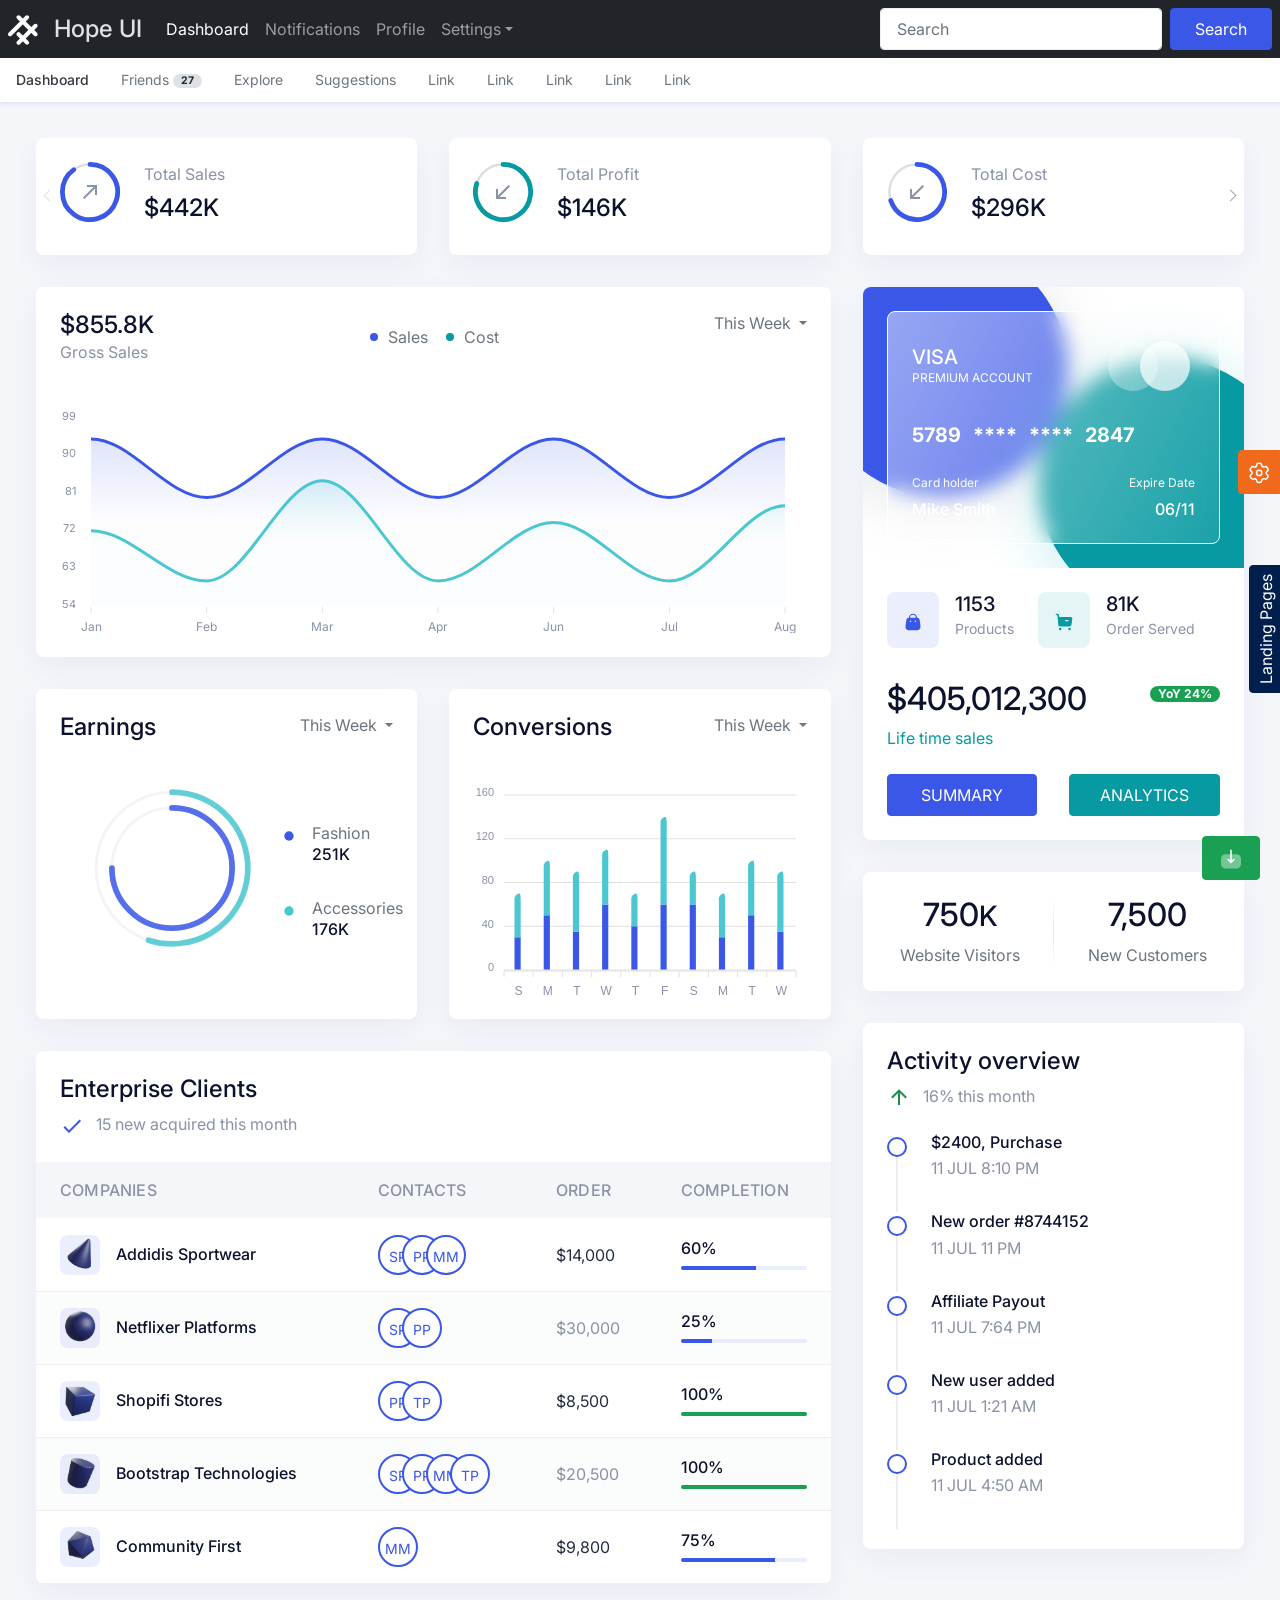
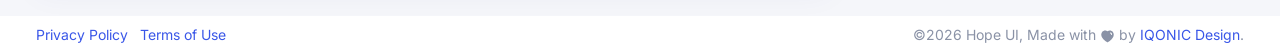
<file: html/dashboard/index-dual-compact.html>
<!doctype html>
<html lang="en" dir="ltr">
  <head>
    <meta charset="utf-8">
      <meta name="viewport" content="width=device-width, initial-scale=1, shrink-to-fit=no">
      <title>Hope UI | Responsive Bootstrap 5 Admin Dashboard Template</title>
      
      <!-- Favicon -->
      <link rel="shortcut icon" href="../assets/images/favicon.ico">
      
      <!-- Library / Plugin Css Build -->
      <link rel="stylesheet" href="../assets/css/core/libs.min.css">
      
      
      <!-- Hope Ui Design System Css -->
      <link rel="stylesheet" href="../assets/css/hope-ui.min.css?v=4.0.0">
      
      <!-- Custom Css -->
      <link rel="stylesheet" href="../assets/css/custom.min.css?v=4.0.0">
      
      <!-- Dark Css -->
      <link rel="stylesheet" href="../assets/css/dark.min.css">
      
      <!-- Customizer Css -->
      <link rel="stylesheet" href="../assets/css/customizer.min.css">
      
      <!-- RTL Css -->
      <link rel="stylesheet" href="../assets/css/rtl.min.css">
      
      
  </head>
  <body class="   dual-compact">
    <span class="screen-darken"></span>
    <!-- loader Start -->
    <div id="loading">
      <div class="loader simple-loader">
          <div class="loader-body">
          </div>
      </div>    </div>
    <!-- loader END -->
    <main class="main-content">
      <!--Nav Start-->
      <nav class="navbar navbar-expand-lg fixed-top navbar-dark bg-dark iq-navbar" aria-label="Main navigation">
        <div class="container-fluid">
          <a href="../dashboard/index.html" class="navbar-brand d-flex align-items-center">
              
              <!--Logo start-->
              <div class="logo-main">
                  <div class="logo-normal">
                      <svg class=" icon-30" viewBox="0 0 30 30" fill="none" xmlns="http://www.w3.org/2000/svg">
                          <rect x="-0.757324" y="19.2427" width="28" height="4" rx="2" transform="rotate(-45 -0.757324 19.2427)" fill="currentColor"/>
                          <rect x="7.72803" y="27.728" width="28" height="4" rx="2" transform="rotate(-45 7.72803 27.728)" fill="currentColor"/>
                          <rect x="10.5366" y="16.3945" width="16" height="4" rx="2" transform="rotate(45 10.5366 16.3945)" fill="currentColor"/>
                          <rect x="10.5562" y="-0.556152" width="28" height="4" rx="2" transform="rotate(45 10.5562 -0.556152)" fill="currentColor"/>
                      </svg>
                  </div>
                  <div class="logo-mini">
                      <svg class=" icon-30" viewBox="0 0 30 30" fill="none" xmlns="http://www.w3.org/2000/svg">
                          <rect x="-0.757324" y="19.2427" width="28" height="4" rx="2" transform="rotate(-45 -0.757324 19.2427)" fill="currentColor"/>
                          <rect x="7.72803" y="27.728" width="28" height="4" rx="2" transform="rotate(-45 7.72803 27.728)" fill="currentColor"/>
                          <rect x="10.5366" y="16.3945" width="16" height="4" rx="2" transform="rotate(45 10.5366 16.3945)" fill="currentColor"/>
                          <rect x="10.5562" y="-0.556152" width="28" height="4" rx="2" transform="rotate(45 10.5562 -0.556152)" fill="currentColor"/>
                      </svg>
                  </div>
              </div>
              <!--logo End-->
              
              
              
              
              <h4 class="logo-title text-light ms-3 mb-0">Hope UI</h4>
          </a>
          <button class="navbar-toggler p-0 border-0" type="button" id="navbarSideCollapse" aria-label="Toggle navigation">
             <span class="navbar-toggler-icon">
                <span class="navbar-toggler-bar bar1 mt-2"></span>
                <span class="navbar-toggler-bar bar2"></span>
                <span class="navbar-toggler-bar bar3"></span>
              </span>
          </button>
      
          <div class="navbar-collapse offcanvas-collapse" id="navbarsExampleDefault">
            <ul class="navbar-nav me-auto mb-2 mb-lg-0 align-items-center">
              <li class="nav-item">
                <a class="nav-link active" aria-current="page" href="#">Dashboard</a>
              </li>
              <li class="nav-item">
                <a class="nav-link" href="#">Notifications</a>
              </li>
              <li class="nav-item">
                <a class="nav-link" href="#">Profile</a>
              </li>
              <li class="nav-item dropdown">
                <a class="nav-link dropdown-toggle" href="#" id="dropdown01" data-bs-toggle="dropdown" aria-expanded="false">Settings</a>
                <ul class="dropdown-menu" aria-labelledby="dropdown01">
                  <li><a class="dropdown-item" href="#">Action</a></li>
                  <li><a class="dropdown-item" href="#">Another action</a></li>
                  <li><a class="dropdown-item" href="#">Something else here</a></li>
                </ul>
              </li>
            </ul>
            <form class="d-flex">
              <input class="form-control me-2" type="search" placeholder="Search" aria-label="Search">
              <button class="btn btn-primary" type="submit">Search</button>
            </form>
          </div>
        </div>
      </nav>
      <div class="nav-scroller bg-body shadow-sm">
        <nav class="nav nav-underline" aria-label="Secondary navigation">
          <a class="nav-link active" aria-current="page" href="#">Dashboard</a>
          <a class="nav-link" href="#">
            Friends
            <span class="badge bg-light text-dark rounded-pill align-text-bottom">27</span>
          </a>
          <a class="nav-link" href="#">Explore</a>
          <a class="nav-link" href="#">Suggestions</a>
          <a class="nav-link" href="#">Link</a>
          <a class="nav-link" href="#">Link</a>
          <a class="nav-link" href="#">Link</a>
          <a class="nav-link" href="#">Link</a>
          <a class="nav-link" href="#">Link</a>
        </nav>
      </div>      <!--Nav End-->
      <div class="conatiner-fluid content-inner pb-0">
<div class="row">
   <div class="col-md-12 col-lg-12">
      <div class="row row-cols-1">
         <div class="d-slider1 overflow-hidden ">
            <ul  class="swiper-wrapper list-inline m-0 p-0 mb-2">
               <li class="swiper-slide card card-slide">
                  <div class="card-body">
                     <div class="progress-widget">
                        <div id="circle-progress-01" class="circle-progress-01 circle-progress circle-progress-primary text-center" data-min-value="0" data-max-value="100" data-value="90" data-type="percent">
                           <svg class="card-slie-arrow icon-24" width="24"  viewBox="0 0 24 24">
                              <path fill="currentColor" d="M5,17.59L15.59,7H9V5H19V15H17V8.41L6.41,19L5,17.59Z" />
                           </svg>
                        </div>
                        <div class="progress-detail">
                           <p  class="mb-2">Total Sales</p>
                           <h4 class="counter">$560K</h4>
                        </div>
                     </div>
                  </div>
               </li>
               <li class="swiper-slide card card-slide">
                  <div class="card-body">
                     <div class="progress-widget">
                        <div id="circle-progress-02" class="circle-progress-01 circle-progress circle-progress-info text-center" data-min-value="0" data-max-value="100" data-value="80" data-type="percent">
                           <svg class="card-slie-arrow icon-24" width="24"  viewBox="0 0 24 24">
                              <path fill="currentColor" d="M19,6.41L17.59,5L7,15.59V9H5V19H15V17H8.41L19,6.41Z" />
                           </svg>
                        </div>
                        <div class="progress-detail">
                           <p  class="mb-2">Total Profit</p>
                           <h4 class="counter">$185K</h4>
                        </div>
                     </div>
                  </div>
               </li>
               <li class="swiper-slide card card-slide">
                  <div class="card-body">
                     <div class="progress-widget">
                        <div id="circle-progress-03" class="circle-progress-01 circle-progress circle-progress-primary text-center" data-min-value="0" data-max-value="100" data-value="70" data-type="percent">
                           <svg class="card-slie-arrow icon-24" width="24" viewBox="0 0 24 24">
                              <path fill="currentColor" d="M19,6.41L17.59,5L7,15.59V9H5V19H15V17H8.41L19,6.41Z" />
                           </svg>
                        </div>
                        <div class="progress-detail">
                           <p  class="mb-2">Total Cost</p>
                           <h4 class="counter">$375K</h4>
                        </div>
                     </div>
                  </div>
               </li>
               <li class="swiper-slide card card-slide">
                  <div class="card-body">
                     <div class="progress-widget">
                        <div id="circle-progress-04" class="circle-progress-01 circle-progress circle-progress-info text-center" data-min-value="0" data-max-value="100" data-value="60" data-type="percent">
                           <svg class="card-slie-arrow icon-24" width="24px"  viewBox="0 0 24 24">
                              <path fill="currentColor" d="M5,17.59L15.59,7H9V5H19V15H17V8.41L6.41,19L5,17.59Z" />
                           </svg>
                        </div>
                        <div class="progress-detail">
                           <p  class="mb-2">Revenue</p>
                           <h4 class="counter">$742K</h4>
                        </div>
                     </div>
                  </div>
               </li>
               <li class="swiper-slide card card-slide">
                  <div class="card-body">
                     <div class="progress-widget">
                        <div id="circle-progress-05" class="circle-progress-01 circle-progress circle-progress-primary text-center" data-min-value="0" data-max-value="100" data-value="50" data-type="percent">
                           <svg class="card-slie-arrow icon-24" width="24px"  viewBox="0 0 24 24">
                              <path fill="currentColor" d="M5,17.59L15.59,7H9V5H19V15H17V8.41L6.41,19L5,17.59Z" />
                           </svg>
                        </div>
                        <div class="progress-detail">
                           <p  class="mb-2">Net Income</p>
                           <h4 class="counter">$150K</h4>
                        </div>
                     </div>
                  </div>
               </li>
               <li class="swiper-slide card card-slide">
                  <div class="card-body">
                     <div class="progress-widget">
                        <div id="circle-progress-06" class="circle-progress-01 circle-progress circle-progress-info text-center" data-min-value="0" data-max-value="100" data-value="40" data-type="percent">
                           <svg class="card-slie-arrow icon-24" width="24" viewBox="0 0 24 24">
                              <path fill="currentColor" d="M19,6.41L17.59,5L7,15.59V9H5V19H15V17H8.41L19,6.41Z" />
                           </svg>
                        </div>
                        <div class="progress-detail">
                           <p  class="mb-2">Today</p>
                           <h4 class="counter">$4600</h4>
                        </div>
                     </div>
                  </div>
               </li>
               <li class="swiper-slide card card-slide">
                  <div class="card-body">
                     <div class="progress-widget">
                        <div id="circle-progress-07" class="circle-progress-01 circle-progress circle-progress-primary text-center" data-min-value="0" data-max-value="100" data-value="30" data-type="percent">
                           <svg class="card-slie-arrow icon-24" width="24" viewBox="0 0 24 24">
                              <path fill="currentColor" d="M19,6.41L17.59,5L7,15.59V9H5V19H15V17H8.41L19,6.41Z" />
                           </svg>
                        </div>
                        <div class="progress-detail">
                           <p  class="mb-2">Members</p>
                           <h4 class="counter">11.2M</h4>
                        </div>
                     </div>
                  </div>
               </li>
            </ul>
            <div class="swiper-button swiper-button-next"></div>
            <div class="swiper-button swiper-button-prev"></div>
         </div>
      </div>
   </div>
   <div class="col-md-12 col-lg-8">
      <div class="row">
         <div class="col-md-12">
            <div class="card">
               <div class="card-header d-flex justify-content-between flex-wrap">
                  <div class="header-title">
                     <h4 class="card-title">$855.8K</h4>
                     <p class="mb-0">Gross Sales</p>          
                  </div>
                  <div class="d-flex align-items-center align-self-center">
                     <div class="d-flex align-items-center text-primary">
                        <svg class="icon-12" xmlns="http://www.w3.org/2000/svg" width="12" viewBox="0 0 24 24" fill="currentColor">
                           <g>
                              <circle cx="12" cy="12" r="8" fill="currentColor"></circle>
                           </g>
                        </svg>
                        <div class="ms-2">
                           <span class="text-gray">Sales</span>
                        </div>
                     </div>
                     <div class="d-flex align-items-center ms-3 text-info">
                        <svg class="icon-12" xmlns="http://www.w3.org/2000/svg" width="12" viewBox="0 0 24 24" fill="currentColor">
                           <g>
                              <circle cx="12" cy="12" r="8" fill="currentColor"></circle>
                           </g>
                        </svg>
                        <div class="ms-2">
                           <span class="text-gray">Cost</span>
                        </div>
                     </div>
                  </div>
                  <div class="dropdown">
                     <a href="#" class="text-gray dropdown-toggle" id="dropdownMenuButton22" data-bs-toggle="dropdown" aria-expanded="false">
                     This Week
                     </a>
                     <ul class="dropdown-menu dropdown-menu-end" aria-labelledby="dropdownMenuButton22">
                        <li><a class="dropdown-item" href="#">This Week</a></li>
                        <li><a class="dropdown-item" href="#">This Month</a></li>
                        <li><a class="dropdown-item" href="#">This Year</a></li>
                     </ul>
                  </div>
               </div>
               <div class="card-body">
                  <div id="d-main" class="d-main"></div>
               </div>
            </div>
         </div>
         <div class="col-md-12 col-xl-6">
            <div class="card">
               <div class="card-header d-flex justify-content-between flex-wrap">
                  <div class="header-title">
                     <h4 class="card-title">Earnings</h4>            
                  </div>   
                  <div class="dropdown">
                     <a href="#" class="text-gray dropdown-toggle" id="dropdownMenuButton1" data-bs-toggle="dropdown" aria-expanded="false">
                        This Week
                     </a>
                     <ul class="dropdown-menu dropdown-menu-end" aria-labelledby="dropdownMenuButton1">
                        <li><a class="dropdown-item" href="#">This Week</a></li>
                        <li><a class="dropdown-item" href="#">This Month</a></li>
                        <li><a class="dropdown-item" href="#">This Year</a></li>
                     </ul>
                  </div>
               </div>
               <div class="card-body">
                  <div class="d-flex flex-wrap align-items-center justify-content-between">
                     <div id="myChart" class="col-md-8 col-lg-8 myChart"></div>
                     <div class="d-grid gap col-md-4 col-lg-4">
                        <div class="d-flex align-items-start">
                           <svg class="mt-2 icon-14" xmlns="http://www.w3.org/2000/svg" width="14" viewBox="0 0 24 24" fill="#3a57e8">
                              <g>
                                 <circle cx="12" cy="12" r="8" fill="#3a57e8"></circle>
                              </g>
                           </svg>
                           <div class="ms-3">
                              <span class="text-gray">Fashion</span>
                              <h6>251K</h6>
                           </div>
                        </div>
                        <div class="d-flex align-items-start">
                           <svg class="mt-2 icon-14" xmlns="http://www.w3.org/2000/svg" width="14" viewBox="0 0 24 24" fill="#4bc7d2">
                              <g>
                                 <circle cx="12" cy="12" r="8" fill="#4bc7d2"></circle>
                              </g>
                           </svg>
                           <div class="ms-3">
                              <span class="text-gray">Accessories</span>
                              <h6>176K</h6>
                           </div>
                        </div>
                     </div>
                  </div>
               </div>
            </div>
         </div>
         <div class="col-md-12 col-xl-6">
            <div class="card">
               <div class="card-header d-flex justify-content-between flex-wrap">
                  <div class="header-title">
                     <h4 class="card-title">Conversions</h4>            
                  </div>
                  <div class="dropdown">
                     <a href="#" class="text-gray dropdown-toggle" id="dropdownMenuButton3" data-bs-toggle="dropdown" aria-expanded="false">
                        This Week
                     </a>
                     <ul class="dropdown-menu dropdown-menu-end" aria-labelledby="dropdownMenuButton3">
                        <li><a class="dropdown-item" href="#">This Week</a></li>
                        <li><a class="dropdown-item" href="#">This Month</a></li>
                        <li><a class="dropdown-item" href="#">This Year</a></li>
                     </ul>
                  </div>
               </div>
               <div class="card-body">
                  <div id="d-activity" class="d-activity"></div>
               </div>
            </div>
         </div>         
         <div class="col-md-12 col-lg-12">
            <div class="card overflow-hidden">
               <div class="card-header d-flex justify-content-between flex-wrap">
                  <div class="header-title">
                     <h4 class="card-title mb-2">Enterprise Clients</h4>
                     <p class="mb-0">
                        <svg class ="me-2 icon-24" width="24"  viewBox="0 0 24 24">
                           <path fill="#3a57e8" d="M21,7L9,19L3.5,13.5L4.91,12.09L9,16.17L19.59,5.59L21,7Z" />
                        </svg>
                        15 new acquired this month
                     </p>            
                  </div>
               </div>
               <div class="card-body p-0">
                  <div class="table-responsive mt-4">
                     <table id="basic-table" class="table table-striped mb-0" role="grid">
                        <thead>
                           <tr>
                              <th>COMPANIES</th>
                              <th>CONTACTS</th>
                              <th>ORDER</th>
                              <th>COMPLETION</th>
                           </tr>
                        </thead>
                        <tbody>
                           <tr>
                              <td>
                                 <div class="d-flex align-items-center">
                                    <img class="bg-soft-primary rounded img-fluid avatar-40 me-3" src="../assets/images/shapes/01.png" alt="profile">
                                    <h6>Addidis Sportwear</h6>
                                 </div>
                              </td>
                              <td>
                                 <div class="iq-media-group iq-media-group-1">
                                    <a href="#" class="iq-media-1">
                                       <div class="icon iq-icon-box-3 rounded-pill">SP</div>
                                    </a>
                                    <a href="#" class="iq-media-1">
                                       <div class="icon iq-icon-box-3 rounded-pill">PP</div>
                                    </a>
                                    <a href="#" class="iq-media-1">
                                       <div class="icon iq-icon-box-3 rounded-pill">MM</div>
                                    </a>
                                 </div>
                              </td>
                              <td>$14,000</td>
                              <td>
                                 <div class="d-flex align-items-center mb-2">
                                    <h6>60%</h6>
                                 </div>
                                 <div class="progress bg-soft-primary shadow-none w-100" style="height: 4px">
                                    <div class="progress-bar bg-primary" data-toggle="progress-bar" role="progressbar" aria-valuenow="60" aria-valuemin="0" aria-valuemax="100"></div>
                                 </div>
                              </td>
                           </tr>
                           <tr>
                              <td>
                                 <div class="d-flex align-items-center">
                                    <img class="bg-soft-primary rounded img-fluid avatar-40 me-3" src="../assets/images/shapes/05.png" alt="profile">
                                    <h6>Netflixer Platforms</h6>
                                 </div>
                              </td>
                              <td>
                                 <div class="iq-media-group iq-media-group-1">
                                    <a href="#" class="iq-media-1">
                                       <div class="icon iq-icon-box-3 rounded-pill">SP</div>
                                    </a>
                                    <a href="#" class="iq-media-1">
                                       <div class="icon iq-icon-box-3 rounded-pill">PP</div>
                                    </a>
                                 </div>
                              </td>
                              <td>$30,000</td>
                              <td>
                                 <div class="d-flex align-items-center mb-2">
                                    <h6>25%</h6>
                                 </div>
                                 <div class="progress bg-soft-primary shadow-none w-100" style="height: 4px">
                                    <div class="progress-bar bg-primary" data-toggle="progress-bar" role="progressbar" aria-valuenow="25" aria-valuemin="0" aria-valuemax="100"></div>
                                 </div>
                              </td>
                           </tr>
                           <tr>
                              <td>
                                 <div class="d-flex align-items-center">
                                    <img class="bg-soft-primary rounded img-fluid avatar-40 me-3" src="../assets/images/shapes/02.png" alt="profile">
                                    <h6>Shopifi Stores</h6>
                                 </div>
                              </td>
                              <td>                                 
                                 <div class="iq-media-group iq-media-group-1">
                                    <a href="#" class="iq-media-1">
                                       <div class="icon iq-icon-box-3 rounded-pill">PP</div>
                                    </a>
                                    <a href="#" class="iq-media-1">
                                       <div class="icon iq-icon-box-3 rounded-pill">TP</div>
                                    </a>
                                 </div>
                              </td>
                              <td>$8,500</td>
                              <td>
                                 <div class="d-flex align-items-center mb-2">
                                    <h6>100%</h6>
                                 </div>
                                 <div class="progress bg-soft-success shadow-none w-100" style="height: 4px">
                                    <div class="progress-bar bg-success" data-toggle="progress-bar" role="progressbar" aria-valuenow="100" aria-valuemin="0" aria-valuemax="100"></div>
                                 </div>
                              </td>
                           </tr>
                           <tr>
                              <td>
                                 <div class="d-flex align-items-center">
                                    <img class="bg-soft-primary rounded img-fluid avatar-40 me-3" src="../assets/images/shapes/03.png" alt="profile">
                                    <h6>Bootstrap Technologies</h6>
                                 </div>
                              </td>
                              <td>
                                 <div class="iq-media-group iq-media-group-1">
                                    <a href="#" class="iq-media-1">
                                       <div class="icon iq-icon-box-3 rounded-pill">SP</div>
                                    </a>
                                    <a href="#" class="iq-media-1">
                                       <div class="icon iq-icon-box-3 rounded-pill">PP</div>
                                    </a>
                                    <a href="#" class="iq-media-1">
                                       <div class="icon iq-icon-box-3 rounded-pill">MM</div>
                                    </a>
                                    <a href="#" class="iq-media-1">
                                       <div class="icon iq-icon-box-3 rounded-pill">TP</div>
                                    </a>
                                 </div>
                              </td>
                              <td>$20,500</td>
                              <td>
                                 <div class="d-flex align-items-center mb-2">
                                    <h6>100%</h6>
                                 </div>
                                 <div class="progress bg-soft-success shadow-none w-100" style="height: 4px">
                                    <div class="progress-bar bg-success" data-toggle="progress-bar" role="progressbar" aria-valuenow="100" aria-valuemin="0" aria-valuemax="100"></div>
                                 </div>
                              </td>
                           </tr>
                           <tr>
                              <td>
                                 <div class="d-flex align-items-center">
                                    <img class="bg-soft-primary rounded img-fluid avatar-40 me-3" src="../assets/images/shapes/04.png" alt="profile">
                                    <h6>Community First</h6>
                                 </div>
                              </td>
                              <td>
                                 <div class="iq-media-group iq-media-group-1">
                                    <a href="#" class="iq-media-1">
                                       <div class="icon iq-icon-box-3 rounded-pill">MM</div>
                                    </a>
                                 </div>
                              </td>
                              <td>$9,800</td>
                              <td>
                                 <div class="d-flex align-items-center mb-2">
                                    <h6>75%</h6>
                                 </div>
                                 <div class="progress bg-soft-primary shadow-none w-100" style="height: 4px">
                                    <div class="progress-bar bg-primary" data-toggle="progress-bar" role="progressbar" aria-valuenow="75" aria-valuemin="0" aria-valuemax="100"></div>
                                 </div>
                              </td>
                           </tr>
                        </tbody>
                     </table>
                  </div>
               </div>
            </div>
         </div>
      </div>
   </div>
   <div class="col-md-12 col-lg-4">
      <div class="row">
         <div class="col-md-12 col-lg-12">
            <div class="card credit-card-widget">
               <div class="card-header pb-4 border-0">
                  <div class="p-4 primary-gradient-card rounded border border-white">
                     <div class="d-flex justify-content-between align-items-center">
                        <div>
                           <h5 class="font-weight-bold">VISA </h5>
                           <P class="mb-0">PREMIUM ACCOUNT</P>  
                        </div>
                        <div class="master-card-content">
                           <svg class="master-card-1 icon-60" width="60"  viewBox="0 0 24 24">
                              <path fill="#ffffff" d="M12,2A10,10 0 0,0 2,12A10,10 0 0,0 12,22A10,10 0 0,0 22,12A10,10 0 0,0 12,2Z" />
                           </svg>
                           <svg class="master-card-2 icon-60" width="60"  viewBox="0 0 24 24">
                              <path fill="#ffffff" d="M12,2A10,10 0 0,0 2,12A10,10 0 0,0 12,22A10,10 0 0,0 22,12A10,10 0 0,0 12,2Z" />
                           </svg>
                        </div>
                     </div>
                     <div class="my-4">
                        <div class="card-number">
                           <span class="fs-5 me-2">5789</span>
                           <span class="fs-5 me-2">****</span>
                           <span class="fs-5 me-2">****</span>
                           <span class="fs-5">2847</span>
                        </div>
                     </div>
                     <div class="d-flex align-items-center mb-2 justify-content-between">
                        <p class="mb-0">Card holder</p>
                        <p class="mb-0">Expire Date</p>
                     </div>
                     <div class="d-flex align-items-center justify-content-between">
                        <h6>Mike Smith</h6>
                        <h6 class="ms-5">06/11</h6>
                     </div>
                  </div>
               </div>
               <div class="card-body">
                  <div class="d-flex align-itmes-center flex-wrap  mb-4">
                     <div class="d-flex align-itmes-center me-0 me-md-4">
                        <div>
                           <div class="p-3 mb-2 rounded bg-soft-primary">
                              <svg class="icon-20" width="20" viewBox="0 0 24 24" fill="none" xmlns="http://www.w3.org/2000/svg">
                              <path fill-rule="evenodd" clip-rule="evenodd" d="M16.9303 7C16.9621 6.92913 16.977 6.85189 16.9739 6.77432H17C16.8882 4.10591 14.6849 2 12.0049 2C9.325 2 7.12172 4.10591 7.00989 6.77432C6.9967 6.84898 6.9967 6.92535 7.00989 7H6.93171C5.65022 7 4.28034 7.84597 3.88264 10.1201L3.1049 16.3147C2.46858 20.8629 4.81062 22 7.86853 22H16.1585C19.2075 22 21.4789 20.3535 20.9133 16.3147L20.1444 10.1201C19.676 7.90964 18.3503 7 17.0865 7H16.9303ZM15.4932 7C15.4654 6.92794 15.4506 6.85153 15.4497 6.77432C15.4497 4.85682 13.8899 3.30238 11.9657 3.30238C10.0416 3.30238 8.48184 4.85682 8.48184 6.77432C8.49502 6.84898 8.49502 6.92535 8.48184 7H15.4932ZM9.097 12.1486C8.60889 12.1486 8.21321 11.7413 8.21321 11.2389C8.21321 10.7366 8.60889 10.3293 9.097 10.3293C9.5851 10.3293 9.98079 10.7366 9.98079 11.2389C9.98079 11.7413 9.5851 12.1486 9.097 12.1486ZM14.002 11.2389C14.002 11.7413 14.3977 12.1486 14.8858 12.1486C15.3739 12.1486 15.7696 11.7413 15.7696 11.2389C15.7696 10.7366 15.3739 10.3293 14.8858 10.3293C14.3977 10.3293 14.002 10.7366 14.002 11.2389Z" fill="currentColor"></path>                                            
                              </svg>
                           </div>
                        </div>
                        <div class="ms-3">
                           <h5>1153</h5>
                           <small class="mb-0">Products</small>
                        </div>
                     </div>
                     <div class="d-flex align-itmes-center">
                        <div>
                           <div class="p-3 mb-2 rounded bg-soft-info">
                              <svg class="icon-20" width="20" viewBox="0 0 24 24" fill="none" xmlns="http://www.w3.org/2000/svg">
                                 <path fill-rule="evenodd" clip-rule="evenodd" d="M14.1213 11.2331H16.8891C17.3088 11.2331 17.6386 10.8861 17.6386 10.4677C17.6386 10.0391 17.3088 9.70236 16.8891 9.70236H14.1213C13.7016 9.70236 13.3719 10.0391 13.3719 10.4677C13.3719 10.8861 13.7016 11.2331 14.1213 11.2331ZM20.1766 5.92749C20.7861 5.92749 21.1858 6.1418 21.5855 6.61123C21.9852 7.08067 22.0551 7.7542 21.9652 8.36549L21.0159 15.06C20.8361 16.3469 19.7569 17.2949 18.4879 17.2949H7.58639C6.25742 17.2949 5.15828 16.255 5.04837 14.908L4.12908 3.7834L2.62026 3.51807C2.22057 3.44664 1.94079 3.04864 2.01073 2.64043C2.08068 2.22305 2.47038 1.94649 2.88006 2.00874L5.2632 2.3751C5.60293 2.43735 5.85274 2.72207 5.88272 3.06905L6.07257 5.35499C6.10254 5.68257 6.36234 5.92749 6.68209 5.92749H20.1766ZM7.42631 18.9079C6.58697 18.9079 5.9075 19.6018 5.9075 20.459C5.9075 21.3061 6.58697 22 7.42631 22C8.25567 22 8.93514 21.3061 8.93514 20.459C8.93514 19.6018 8.25567 18.9079 7.42631 18.9079ZM18.6676 18.9079C17.8282 18.9079 17.1487 19.6018 17.1487 20.459C17.1487 21.3061 17.8282 22 18.6676 22C19.4969 22 20.1764 21.3061 20.1764 20.459C20.1764 19.6018 19.4969 18.9079 18.6676 18.9079Z" fill="currentColor"></path>                                            
                              </svg>                                        
                           </div>
                        </div>
                        <div class="ms-3">
                           <h5>81K</h5>
                           <small class="mb-0">Order Served</small>
                        </div>
                     </div>
                  </div>
                  <div class="mb-4">
                     <div class="d-flex justify-content-between flex-wrap">
                        <h2 class="mb-2">$405,012,300</h2>
                        <div>
                           <span class="badge bg-success rounded-pill">YoY 24%</span>
                        </div>
                     </div>
                     <p class="text-info">Life time sales</p>
                  </div>
                  <div class="d-grid grid-cols-2 gap">
                     <button class="btn btn-primary text-uppercase">SUMMARY</button>
                     <button class="btn btn-info text-uppercase">ANALYTICS</button>
                  </div>
               </div>
            </div>
            <div class="card">
               <div class="card-body d-flex justify-content-around text-center">
                  <div>
                     <h2 class="mb-2">750<small>K</small></h2>
                     <p class="mb-0 text-gray">Website Visitors</p>
                  </div>
                  <hr class="hr-vertial">
                  <div>
                     <h2 class="mb-2">7,500</h2>
                     <p class="mb-0 text-gray">New Customers</p>
                  </div>
               </div>
            </div> 
         </div>
         <div class="col-md-12 col-lg-12">
            <div class="card">
               <div class="card-header d-flex justify-content-between flex-wrap">
                  <div class="header-title">
                     <h4 class="card-title mb-2">Activity overview</h4>
                     <p class="mb-0">
                        <svg class ="me-2 icon-24" width="24"  viewBox="0 0 24 24">
                           <path fill="#17904b" d="M13,20H11V8L5.5,13.5L4.08,12.08L12,4.16L19.92,12.08L18.5,13.5L13,8V20Z" />
                        </svg>
                        16% this month
                     </p>
                  </div>
               </div>
               <div class="card-body">
                  <div class=" d-flex profile-media align-items-top mb-2">
                     <div class="profile-dots-pills border-primary mt-1"></div>
                     <div class="ms-4">
                        <h6 class=" mb-1">$2400, Purchase</h6>
                        <span class="mb-0">11 JUL 8:10 PM</span>
                     </div>
                  </div>
                  <div class=" d-flex profile-media align-items-top mb-2">
                     <div class="profile-dots-pills border-primary mt-1"></div>
                     <div class="ms-4">
                        <h6 class=" mb-1">New order #8744152</h6>
                        <span class="mb-0">11 JUL 11 PM</span>
                     </div>
                  </div>
                  <div class=" d-flex profile-media align-items-top mb-2">
                     <div class="profile-dots-pills border-primary mt-1"></div>
                     <div class="ms-4">
                        <h6 class=" mb-1">Affiliate Payout</h6>
                        <span class="mb-0">11 JUL 7:64 PM</span>
                     </div>
                  </div>
                  <div class=" d-flex profile-media align-items-top mb-2">
                     <div class="profile-dots-pills border-primary mt-1"></div>
                     <div class="ms-4">
                        <h6 class=" mb-1">New user added</h6>
                        <span class="mb-0">11 JUL 1:21 AM</span>
                     </div>
                  </div>
                  <div class=" d-flex profile-media align-items-top mb-1">
                     <div class="profile-dots-pills border-primary mt-1"></div>
                     <div class="ms-4">
                        <h6 class=" mb-1">Product added</h6>
                        <span class="mb-0">11 JUL 4:50 AM</span>
                     </div>
                  </div>
               </div>
            </div>
         </div>
      </div>
   </div> 
</div>
      </div>
      <div class="btn-download">
          <a class="btn btn-success px-3 py-2" href="https://iqonic.design/product/admin-templates/hope-ui-admin-free-open-source-bootstrap-admin-template/" target="_blank" >
              <svg class="icon-24"  width="24" viewBox="0 0 24 24" fill="none" xmlns="http://www.w3.org/2000/svg">
                  <path opacity="0.4" d="M17.554 7.29614C20.005 7.29614 22 9.35594 22 11.8876V16.9199C22 19.4453 20.01 21.5 17.564 21.5L6.448 21.5C3.996 21.5 2 19.4412 2 16.9096V11.8773C2 9.35181 3.991 7.29614 6.438 7.29614H7.378L17.554 7.29614Z" fill="currentColor"></path>
                  <path d="M12.5464 16.0374L15.4554 13.0695C15.7554 12.7627 15.7554 12.2691 15.4534 11.9634C15.1514 11.6587 14.6644 11.6597 14.3644 11.9654L12.7714 13.5905L12.7714 3.2821C12.7714 2.85042 12.4264 2.5 12.0004 2.5C11.5754 2.5 11.2314 2.85042 11.2314 3.2821L11.2314 13.5905L9.63742 11.9654C9.33742 11.6597 8.85043 11.6587 8.54843 11.9634C8.39743 12.1168 8.32142 12.3168 8.32142 12.518C8.32142 12.717 8.39743 12.9171 8.54643 13.0695L11.4554 16.0374C11.6004 16.1847 11.7964 16.268 12.0004 16.268C12.2054 16.268 12.4014 16.1847 12.5464 16.0374Z" fill="currentColor"></path>
              </svg>
          </a>
      </div>
      <!-- Footer Section Start -->
      <footer class="footer">
          <div class="footer-body">
              <ul class="left-panel list-inline mb-0 p-0">
                  <li class="list-inline-item"><a href="../dashboard/extra/privacy-policy.html">Privacy Policy</a></li>
                  <li class="list-inline-item"><a href="../dashboard/extra/terms-of-service.html">Terms of Use</a></li>
              </ul>
              <div class="right-panel">
                  ©<script>document.write(new Date().getFullYear())</script> Hope UI, Made with
                  <span class="">
                      <svg class="icon-15" width="15" viewBox="0 0 24 24" fill="none" xmlns="http://www.w3.org/2000/svg">
                          <path fill-rule="evenodd" clip-rule="evenodd" d="M15.85 2.50065C16.481 2.50065 17.111 2.58965 17.71 2.79065C21.401 3.99065 22.731 8.04065 21.62 11.5806C20.99 13.3896 19.96 15.0406 18.611 16.3896C16.68 18.2596 14.561 19.9196 12.28 21.3496L12.03 21.5006L11.77 21.3396C9.48102 19.9196 7.35002 18.2596 5.40102 16.3796C4.06102 15.0306 3.03002 13.3896 2.39002 11.5806C1.26002 8.04065 2.59002 3.99065 6.32102 2.76965C6.61102 2.66965 6.91002 2.59965 7.21002 2.56065H7.33002C7.61102 2.51965 7.89002 2.50065 8.17002 2.50065H8.28002C8.91002 2.51965 9.52002 2.62965 10.111 2.83065H10.17C10.21 2.84965 10.24 2.87065 10.26 2.88965C10.481 2.96065 10.69 3.04065 10.89 3.15065L11.27 3.32065C11.3618 3.36962 11.4649 3.44445 11.554 3.50912C11.6104 3.55009 11.6612 3.58699 11.7 3.61065C11.7163 3.62028 11.7329 3.62996 11.7496 3.63972C11.8354 3.68977 11.9247 3.74191 12 3.79965C13.111 2.95065 14.46 2.49065 15.85 2.50065ZM18.51 9.70065C18.92 9.68965 19.27 9.36065 19.3 8.93965V8.82065C19.33 7.41965 18.481 6.15065 17.19 5.66065C16.78 5.51965 16.33 5.74065 16.18 6.16065C16.04 6.58065 16.26 7.04065 16.68 7.18965C17.321 7.42965 17.75 8.06065 17.75 8.75965V8.79065C17.731 9.01965 17.8 9.24065 17.94 9.41065C18.08 9.58065 18.29 9.67965 18.51 9.70065Z" fill="currentColor"></path>
                      </svg>
                  </span> by <a href="https://iqonic.design/">IQONIC Design</a>.
              </div>
          </div>
      </footer>
      <!-- Footer Section End -->    </main>
    <!-- Wrapper End-->
     <a class="btn btn-fixed-end btn-warning btn-icon btn-setting" data-bs-toggle="offcanvas" data-bs-target="#offcanvasExample" role="button" aria-controls="offcanvasExample">
      <svg width="24" viewBox="0 0 24 24" class="animated-rotate icon-24" fill="none" xmlns="http://www.w3.org/2000/svg">
          <path fill-rule="evenodd" clip-rule="evenodd" d="M20.8064 7.62361L20.184 6.54352C19.6574 5.6296 18.4905 5.31432 17.5753 5.83872V5.83872C17.1397 6.09534 16.6198 6.16815 16.1305 6.04109C15.6411 5.91402 15.2224 5.59752 14.9666 5.16137C14.8021 4.88415 14.7137 4.56839 14.7103 4.24604V4.24604C14.7251 3.72922 14.5302 3.2284 14.1698 2.85767C13.8094 2.48694 13.3143 2.27786 12.7973 2.27808H11.5433C11.0367 2.27807 10.5511 2.47991 10.1938 2.83895C9.83644 3.19798 9.63693 3.68459 9.63937 4.19112V4.19112C9.62435 5.23693 8.77224 6.07681 7.72632 6.0767C7.40397 6.07336 7.08821 5.98494 6.81099 5.82041V5.82041C5.89582 5.29601 4.72887 5.61129 4.20229 6.52522L3.5341 7.62361C3.00817 8.53639 3.31916 9.70261 4.22975 10.2323V10.2323C4.82166 10.574 5.18629 11.2056 5.18629 11.8891C5.18629 12.5725 4.82166 13.2041 4.22975 13.5458V13.5458C3.32031 14.0719 3.00898 15.2353 3.5341 16.1454V16.1454L4.16568 17.2346C4.4124 17.6798 4.82636 18.0083 5.31595 18.1474C5.80554 18.2866 6.3304 18.2249 6.77438 17.976V17.976C7.21084 17.7213 7.73094 17.6516 8.2191 17.7822C8.70725 17.9128 9.12299 18.233 9.37392 18.6717C9.53845 18.9489 9.62686 19.2646 9.63021 19.587V19.587C9.63021 20.6435 10.4867 21.5 11.5433 21.5H12.7973C13.8502 21.5001 14.7053 20.6491 14.7103 19.5962V19.5962C14.7079 19.088 14.9086 18.6 15.2679 18.2407C15.6272 17.8814 16.1152 17.6807 16.6233 17.6831C16.9449 17.6917 17.2594 17.7798 17.5387 17.9394V17.9394C18.4515 18.4653 19.6177 18.1544 20.1474 17.2438V17.2438L20.8064 16.1454C21.0615 15.7075 21.1315 15.186 21.001 14.6964C20.8704 14.2067 20.55 13.7894 20.1108 13.5367V13.5367C19.6715 13.284 19.3511 12.8666 19.2206 12.3769C19.09 11.8873 19.16 11.3658 19.4151 10.928C19.581 10.6383 19.8211 10.3982 20.1108 10.2323V10.2323C21.0159 9.70289 21.3262 8.54349 20.8064 7.63277V7.63277V7.62361Z" stroke="currentColor" stroke-width="1.5" stroke-linecap="round" stroke-linejoin="round"></path>
          <circle cx="12.1747" cy="11.8891" r="2.63616" stroke="currentColor" stroke-width="1.5" stroke-linecap="round" stroke-linejoin="round"></circle>
      </svg>
    </a>
         <a class="btn btn-fixed-end btn-secondary btn-icon btn-dashboard" href="../landing-pages/index.html">
      Landing Pages
    </a>
    <!-- offcanvas start -->
    <div class="offcanvas offcanvas-end" tabindex="-1" id="offcanvasExample" data-bs-scroll="true" data-bs-backdrop="true" aria-labelledby="offcanvasExampleLabel">
      <div class="offcanvas-header">
        <div class="d-flex align-items-center">
          <h3 class="offcanvas-title me-3" id="offcanvasExampleLabel">Settings</h3>
        </div>
        <button type="button" class="btn-close text-reset" data-bs-dismiss="offcanvas" aria-label="Close"></button>
      </div>
      <div class="offcanvas-body data-scrollbar">
        <div class="row">
          <div class="col-lg-12">
             <h5 class="mb-3">Scheme</h5>
            <div class="d-grid gap-3 grid-cols-3 mb-4">
              <div class="btn btn-border" data-setting="color-mode" data-name="color" data-value="auto">
                  <svg class="icon-20" width="20" viewBox="0 0 24 24" fill="none" xmlns="http://www.w3.org/2000/svg">
                      <path fill="currentColor" d="M7,2V13H10V22L17,10H13L17,2H7Z" />
                  </svg>
                <span class="ms-2 "> Auto </span>
              </div>
    
               <div class="btn btn-border" data-setting="color-mode" data-name="color" data-value="dark">
                 <svg class="icon-20" width="20" viewBox="0 0 24 24" fill="none" xmlns="http://www.w3.org/2000/svg">
                      <path fill="currentColor" d="M9,2C7.95,2 6.95,2.16 6,2.46C10.06,3.73 13,7.5 13,12C13,16.5 10.06,20.27 6,21.54C6.95,21.84 7.95,22 9,22A10,10 0 0,0 19,12A10,10 0 0,0 9,2Z" />
                  </svg>
                <span class="ms-2 "> Dark  </span>
              </div>
               <div class="btn btn-border active" data-setting="color-mode" data-name="color" data-value="light">
                  <svg class="icon-20" width="20" viewBox="0 0 24 24" fill="none" xmlns="http://www.w3.org/2000/svg">
                    <path fill="currentColor" d="M12,8A4,4 0 0,0 8,12A4,4 0 0,0 12,16A4,4 0 0,0 16,12A4,4 0 0,0 12,8M12,18A6,6 0 0,1 6,12A6,6 0 0,1 12,6A6,6 0 0,1 18,12A6,6 0 0,1 12,18M20,8.69V4H15.31L12,0.69L8.69,4H4V8.69L0.69,12L4,15.31V20H8.69L12,23.31L15.31,20H20V15.31L23.31,12L20,8.69Z" />
                </svg>
                <span class="ms-2 "> Light</span>
              </div>
            </div>
            <hr class="hr-horizontal"> 
            <div class="d-flex align-items-center justify-content-between">
            <h5 class="mt-4 mb-3">Color Customizer</h5>
            <button class="btn btn-transparent p-0 border-0" data-value="theme-color-default" data-info="#079aa2" data-setting="color-mode1" data-name="color" data-bs-toggle="tooltip" data-bs-placement="top" title="" data-bs-original-title="Default">
              <svg class="icon-18" width="18"  viewBox="0 0 24 24" fill="none" xmlns="http://www.w3.org/2000/svg">
                <path d="M21.4799 12.2424C21.7557 12.2326 21.9886 12.4482 21.9852 12.7241C21.9595 14.8075 21.2975 16.8392 20.0799 18.5506C18.7652 20.3986 16.8748 21.7718 14.6964 22.4612C12.518 23.1505 10.1711 23.1183 8.01299 22.3694C5.85488 21.6205 4.00382 20.196 2.74167 18.3126C1.47952 16.4293 0.875433 14.1905 1.02139 11.937C1.16734 9.68346 2.05534 7.53876 3.55018 5.82945C5.04501 4.12014 7.06478 2.93987 9.30193 2.46835C11.5391 1.99683 13.8711 2.2599 15.9428 3.2175L16.7558 1.91838C16.9822 1.55679 17.5282 1.62643 17.6565 2.03324L18.8635 5.85986C18.945 6.11851 18.8055 6.39505 18.549 6.48314L14.6564 7.82007C14.2314 7.96603 13.8445 7.52091 14.0483 7.12042L14.6828 5.87345C13.1977 5.18699 11.526 4.9984 9.92231 5.33642C8.31859 5.67443 6.8707 6.52052 5.79911 7.74586C4.72753 8.97119 4.09095 10.5086 3.98633 12.1241C3.8817 13.7395 4.31474 15.3445 5.21953 16.6945C6.12431 18.0446 7.45126 19.0658 8.99832 19.6027C10.5454 20.1395 12.2278 20.1626 13.7894 19.6684C15.351 19.1743 16.7062 18.1899 17.6486 16.8652C18.4937 15.6773 18.9654 14.2742 19.0113 12.8307C19.0201 12.5545 19.2341 12.3223 19.5103 12.3125L21.4799 12.2424Z" fill="#31BAF1"/>
                <path d="M20.0941 18.5594C21.3117 16.848 21.9736 14.8163 21.9993 12.7329C22.0027 12.4569 21.7699 12.2413 21.4941 12.2512L19.5244 12.3213C19.2482 12.3311 19.0342 12.5633 19.0254 12.8395C18.9796 14.283 18.5078 15.6861 17.6628 16.8739C16.7203 18.1986 15.3651 19.183 13.8035 19.6772C12.2419 20.1714 10.5595 20.1483 9.01246 19.6114C7.4654 19.0746 6.13845 18.0534 5.23367 16.7033C4.66562 15.8557 4.28352 14.9076 4.10367 13.9196C4.00935 18.0934 6.49194 21.37 10.008 22.6416C10.697 22.8908 11.4336 22.9852 12.1652 22.9465C13.075 22.8983 13.8508 22.742 14.7105 22.4699C16.8889 21.7805 18.7794 20.4073 20.0941 18.5594Z" fill="#0169CA"/>
              </svg>
            </button>
            </div>
            <div class="grid-cols-5 mb-4 d-grid gap-x-2">
              <div class="btn btn-border bg-transparent"  data-value="theme-color-blue"   data-info="#573BFF" data-setting="color-mode1" data-name="color" data-bs-toggle="tooltip" data-bs-placement="top" title="" data-bs-original-title="Theme-1">
              <svg  class="customizer-btn icon-32" xmlns="http://www.w3.org/2000/svg" viewBox="0 0 24 24" width="32" > <circle cx="12" cy="12" r="10" fill="#00C3F9" /> <path d="M2,12 a1,1 1 1,0 20,0" fill="#573BFF" /></svg>
              </div>
              <div class="btn btn-border bg-transparent" data-value="theme-color-gray" data-info="#FD8D00" data-setting="color-mode1" data-name="color" data-bs-toggle="tooltip" data-bs-placement="top" title="" data-bs-original-title="Theme-2">
              <svg  class="customizer-btn icon-32" xmlns="http://www.w3.org/2000/svg" viewBox="0 0 24 24" width="32" > <circle cx="12" cy="12" r="10" fill="#91969E" /> <path d="M2,12 a1,1 1 1,0 20,0" fill="#FD8D00" /></svg>
              </div>
              <div class="btn btn-border bg-transparent"  data-value="theme-color-red" data-info="#366AF0" data-setting="color-mode1" data-name="color" data-bs-toggle="tooltip" data-bs-placement="top" title="" data-bs-original-title="Theme-3">
              <svg  class="customizer-btn icon-32" xmlns="http://www.w3.org/2000/svg" viewBox="0 0 24 24" width="32" > <circle cx="12" cy="12" r="10" fill="#DB5363" /> <path d="M2,12 a1,1 1 1,0 20,0" fill="#366AF0" /></svg>
              </div>
              <div class="btn btn-border bg-transparent"  data-value="theme-color-yellow" data-info="#6410F1" data-setting="color-mode1" data-name="color" data-bs-toggle="tooltip" data-bs-placement="top" title="" data-bs-original-title="Theme-4">
              <svg  class="customizer-btn icon-32" xmlns="http://www.w3.org/2000/svg" viewBox="0 0 24 24" width="32" > <circle cx="12" cy="12" r="10" fill="#EA6A12" /> <path d="M2,12 a1,1 1 1,0 20,0" fill="#6410F1" /></svg>
              </div>
              <div class="btn btn-border bg-transparent"  data-value="theme-color-pink" data-info="#25C799" data-setting="color-mode1" data-name="color" data-bs-toggle="tooltip" data-bs-placement="top" title="" data-bs-original-title="Theme-5">
              <svg  class="customizer-btn icon-32" xmlns="http://www.w3.org/2000/svg" viewBox="0 0 24 24" width="32" > <circle cx="12" cy="12" r="10" fill="#E586B3" /> <path d="M2,12 a1,1 1 1,0 20,0" fill="#25C799" /></svg>
              </div>
              
            </div>
            <hr class="hr-horizontal">
            <h5 class="mb-3 mt-4">Scheme Direction</h5>
            <div class="d-grid gap-3 grid-cols-2 mb-4">
              <div class="text-center">
                <img src="../assets/images/settings/dark/01.png" alt="ltr" class="mode dark-img img-fluid btn-border p-0 flex-column active mb-2" data-setting="dir-mode" data-name="dir" data-value="ltr">
                <img src="../assets/images/settings/light/01.png" alt="ltr" class="mode light-img img-fluid btn-border p-0 flex-column active mb-2" data-setting="dir-mode" data-name="dir" data-value="ltr">
                <span class=" mt-2"> LTR </span>
              </div>
               <div class="text-center">
                 <img src="../assets/images/settings/dark/02.png" alt="" class="mode dark-img img-fluid btn-border p-0 flex-column mb-2" data-setting="dir-mode" data-name="dir" data-value="rtl">
                  <img src="../assets/images/settings/light/02.png" alt="" class="mode light-img img-fluid btn-border p-0 flex-column mb-2" data-setting="dir-mode" data-name="dir" data-value="rtl">
                  <span class="mt-2 "> RTL  </span>
              </div>
            </div>
            <hr class="hr-horizontal">
            <h5 class="mt-4 mb-3">Sidebar Color</h5>
            <div class="d-grid gap-3 grid-cols-2 mb-4">
              <div class="btn btn-border d-block" data-setting="sidebar" data-name="sidebar-color" data-value="sidebar-white">
                <span class=""> Default </span>
              </div>
              <div class="btn btn-border d-block" data-setting="sidebar" data-name="sidebar-color" data-value="sidebar-dark">
                <span class=""> Dark </span>
              </div>
              <div class="btn btn-border d-block" data-setting="sidebar" data-name="sidebar-color" data-value="sidebar-color">
                <span class=""> Color </span>
              </div>
              
              <div class="btn btn-border d-block" data-setting="sidebar" data-name="sidebar-color" data-value="sidebar-transparent">
                <span class=""> Transparent </span>
              </div>
            </div>
            <hr class="hr-horizontal">
            <h5 class="mt-4 mb-3">Sidebar Types</h5>
            <div class="d-grid gap-3 grid-cols-3 mb-4">
              <div class="text-center">
                <img src="../assets/images/settings/dark/03.png" alt="mini" class="mode dark-img img-fluid btn-border p-0 flex-column mb-2" data-setting="sidebar" data-name="sidebar-type" data-value="sidebar-mini">
                <img src="../assets/images/settings/light/03.png" alt="mini" class="mode light-img img-fluid btn-border p-0 flex-column mb-2" data-setting="sidebar" data-name="sidebar-type" data-value="sidebar-mini">
                <span class="mt-2">Mini</span>
              </div>
              <div class="text-center">
               <img src="../assets/images/settings/dark/04.png" alt="hover" class="mode dark-img img-fluid btn-border p-0 flex-column mb-2" data-setting="sidebar" data-name="sidebar-type" data-value="sidebar-hover" data-extra-value="sidebar-mini">
               <img src="../assets/images/settings/light/04.png" alt="hover" class="mode light-img img-fluid btn-border p-0 flex-column mb-2" data-setting="sidebar" data-name="sidebar-type" data-value="sidebar-hover" data-extra-value="sidebar-mini">
                <span class="mt-2">Hover</span>
              </div>
              <div class="text-center">
                 <img src="../assets/images/settings/dark/05.png" alt="boxed" class="mode dark-img img-fluid btn-border p-0 flex-column mb-2" data-setting="sidebar" data-name="sidebar-type" data-value="sidebar-boxed">
                 <img src="../assets/images/settings/light/05.png" alt="boxed" class="mode light-img img-fluid btn-border p-0 flex-column mb-2" data-setting="sidebar" data-name="sidebar-type" data-value="sidebar-boxed">
                <span class="mt-2">Boxed</span>
              </div>
            </div>
            <hr class="hr-horizontal">
            <h5 class="mt-4 mb-3">Sidebar Active Style</h5>
            <div class="d-grid gap-3 grid-cols-2 mb-4">
              <div class="text-center">
                <img src="../assets/images/settings/dark/06.png" alt="rounded-one-side" class="mode dark-img img-fluid btn-border p-0 flex-column mb-2" data-setting="sidebar" data-name="sidebar-item" data-value="navs-rounded">
                <img src="../assets/images/settings/light/06.png" alt="rounded-one-side" class="mode light-img img-fluid btn-border p-0 flex-column mb-2" data-setting="sidebar" data-name="sidebar-item" data-value="navs-rounded">
                <span class="mt-2">Rounded One Side</span>
              </div>
              <div class="text-center">
                <img src="../assets/images/settings/dark/07.png" alt="rounded-all" class="mode dark-img img-fluid btn-border p-0 flex-column active mb-2" data-setting="sidebar" data-name="sidebar-item" data-value="navs-rounded-all">
                <img src="../assets/images/settings/light/07.png" alt="rounded-all" class="mode light-img img-fluid btn-border p-0 flex-column active mb-2" data-setting="sidebar" data-name="sidebar-item" data-value="navs-rounded-all">
                <span class="mt-2">Rounded All</span>
              </div>
              <div class="text-center">
                 <img src="../assets/images/settings/dark/08.png" alt="pill-one-side" class="mode dark-img img-fluid btn-border p-0 flex-column mb-2" data-setting="sidebar" data-name="sidebar-item" data-value="navs-pill">
                 <img src="../assets/images/settings/light/09.png" alt="pill-one-side" class="mode light-img img-fluid btn-border p-0 flex-column mb-2" data-setting="sidebar" data-name="sidebar-item" data-value="navs-pill">
                <span class="mt-2">Pill One Side</span>
              </div>
              <div class="text-center">
                 <img src="../assets/images/settings/dark/09.png" alt="pill-all" class="mode dark-img img-fluid btn-border p-0 flex-column" data-setting="sidebar" data-name="sidebar-item" data-value="navs-pill-all">
                 <img src="../assets/images/settings/light/08.png" alt="pill-all" class="mode light-img img-fluid btn-border p-0 flex-column" data-setting="sidebar" data-name="sidebar-item" data-value="navs-pill-all">
                <span class="mt-2">Pill All</span>
              </div>
            </div>
            <hr class="hr-horizontal">
             <h5 class="mt-4 mb-3">Navbar Style</h5>
            <div class="d-grid gap-3 grid-cols-2 ">
              <div class=" text-center">
                <img src="../assets/images/settings/dark/11.png" alt="image" class="mode dark-img img-fluid btn-border p-0 flex-column mb-2" data-setting="navbar" data-target=".iq-navbar" data-name="navbar-type" data-value="nav-glass">
                <img src="../assets/images/settings/light/10.png" alt="image" class="mode light-img img-fluid btn-border p-0 flex-column mb-2" data-setting="navbar" data-target=".iq-navbar" data-name="navbar-type" data-value="nav-glass">
                <span class="mt-2">Glass</span>
              </div>
              <div class="text-center">
                 <img src="../assets/images/settings/dark/10.png" alt="color" class="mode dark-img img-fluid btn-border p-0 flex-column mb-2" data-setting="navbar" data-target=".iq-navbar-header" data-name="navbar-type" data-value="navs-bg-color">
                 <img src="../assets/images/settings/light/11.png" alt="color" class="mode light-img img-fluid btn-border p-0 flex-column mb-2" data-setting="navbar" data-target=".iq-navbar-header" data-name="navbar-type" data-value="navs-bg-color">
                <span class="mt-2">Color</span>
              </div>
              <div class=" text-center">
                 <img src="../assets/images/settings/dark/12.png" alt="sticky" class="mode dark-img img-fluid btn-border p-0 flex-column mb-2" data-setting="navbar" data-target=".iq-navbar" data-name="navbar-type" data-value="navs-sticky">
                 <img src="../assets/images/settings/light/12.png" alt="sticky" class="mode light-img img-fluid btn-border p-0 flex-column mb-2" data-setting="navbar" data-target=".iq-navbar" data-name="navbar-type" data-value="navs-sticky">
                <span class="mt-2">Sticky</span>
              </div>
              <div class="text-center">
                  <img src="../assets/images/settings/dark/13.png" alt="transparent" class="mode dark-img img-fluid btn-border p-0 flex-column mb-2" data-setting="navbar" data-target=".iq-navbar" data-name="navbar-type" data-value="navs-transparent">
                  <img src="../assets/images/settings/light/13.png" alt="transparent" class="mode light-img img-fluid btn-border p-0 flex-column mb-2" data-setting="navbar" data-target=".iq-navbar" data-name="navbar-type" data-value="navs-transparent">
                <span class="mt-2">Transparent</span>
              </div>
              <div class="btn btn-border active col-span-full mt-4 d-block" data-setting="navbar" data-name="navbar-default" data-value="default">
                <span class=""> Default Navbar</span>
              </div>
            </div>
          </div>
        </div>
      </div>
    </div>
     <!-- offcanvas END -->
    <!-- Library Bundle Script -->
    <script src="../assets/js/core/libs.min.js"></script>
    
    <!-- External Library Bundle Script -->
    <script src="../assets/js/core/external.min.js"></script>
    
    <!-- Widgetchart Script -->
    <script src="../assets/js/charts/widgetcharts.js"></script>
    
    <!-- mapchart Script -->
    <script src="../assets/js/charts/vectore-chart.js"></script>
    <script src="../assets/js/charts/dashboard.js" ></script>
    
    <!-- fslightbox Script -->
    <script src="../assets/js/plugins/fslightbox.js"></script>
    
    <!-- Settings Script -->
    <script src="../assets/js/plugins/setting.js"></script>
    
    <!-- Slider-tab Script -->
    <script src="../assets/js/plugins/slider-tabs.js"></script>
    
    <!-- Form Wizard Script -->
    <script src="../assets/js/plugins/form-wizard.js"></script>
    
    <!-- AOS Animation Plugin-->
    
    <!-- App Script -->
    <script src="../assets/js/hope-ui.js" defer></script>
    
    
  </body>
</html>
</file>
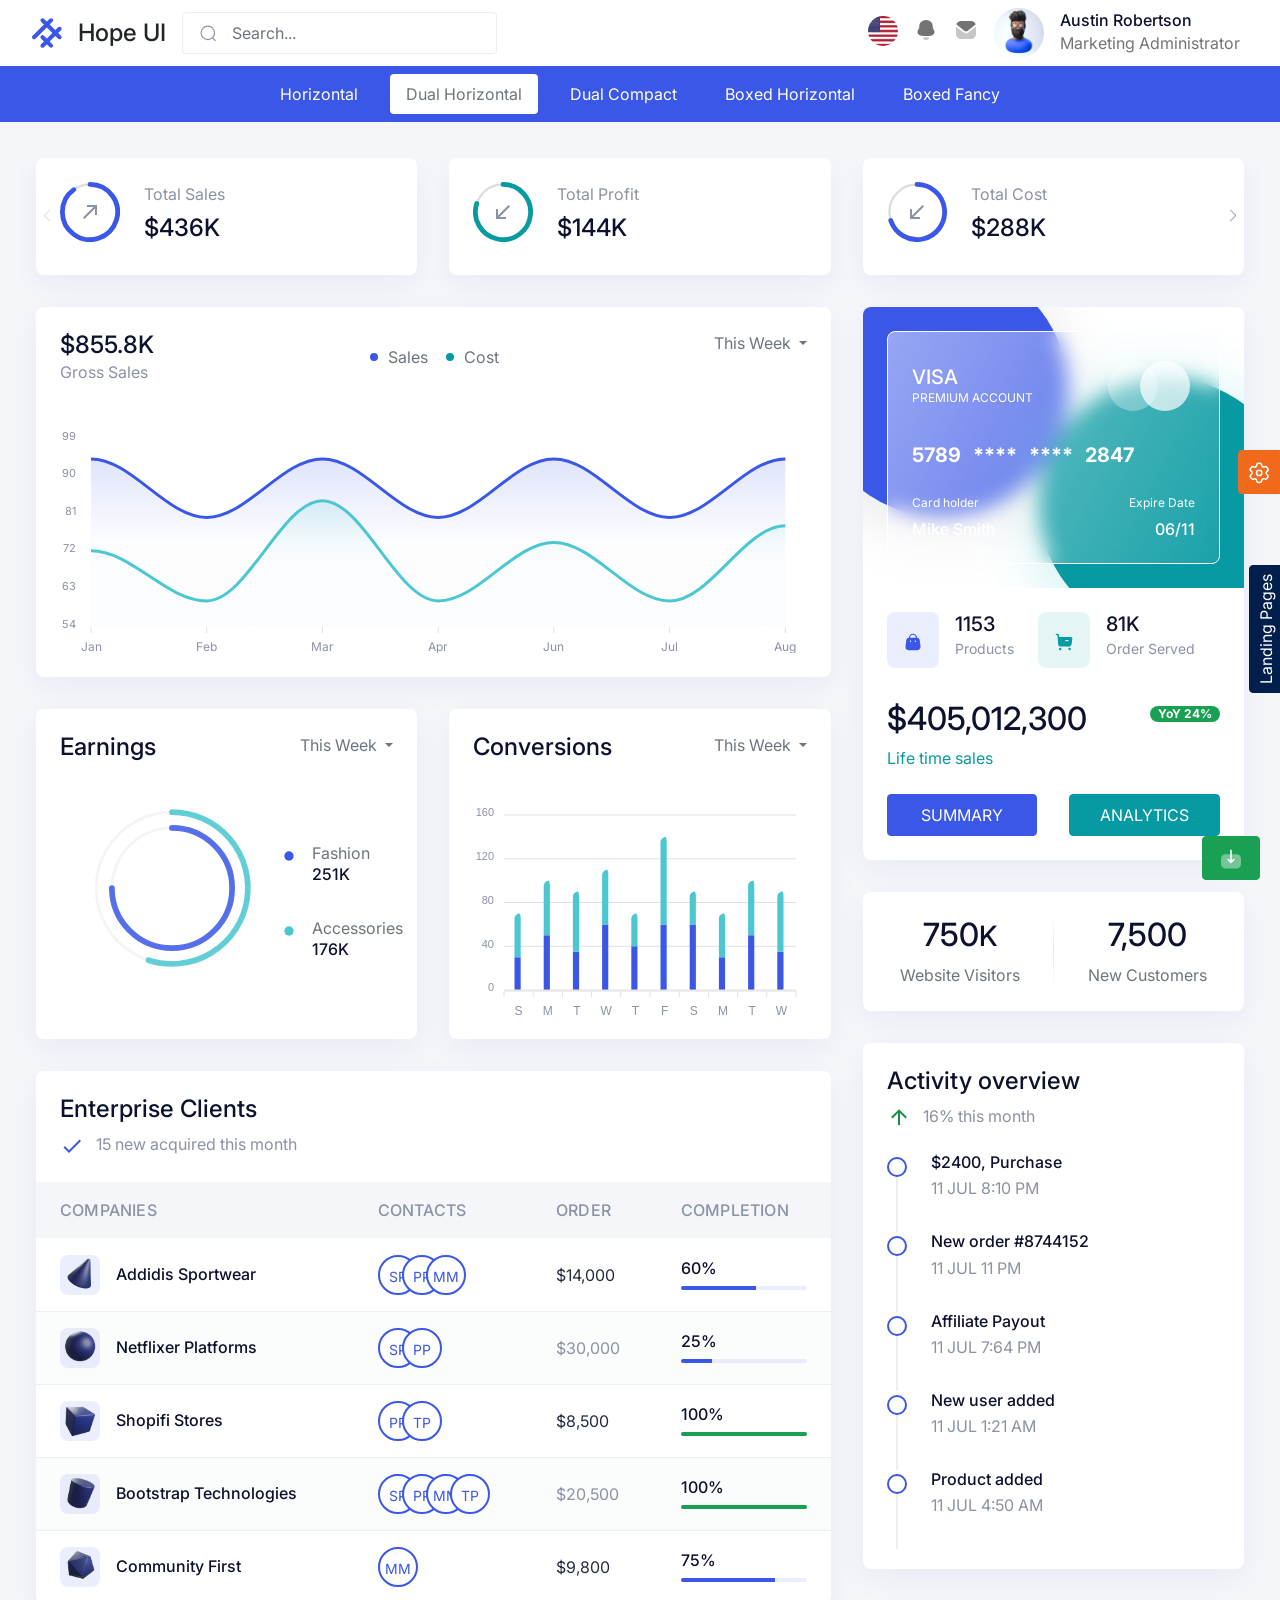
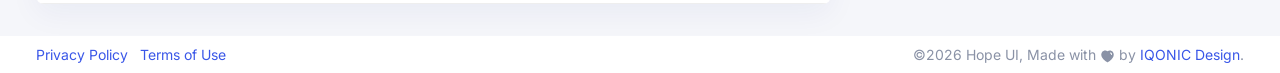
<file: html/dashboard/index-dual-horizontal.html>
<!doctype html>
<html lang="en" dir="ltr">
  <head>
    <meta charset="utf-8">
      <meta name="viewport" content="width=device-width, initial-scale=1, shrink-to-fit=no">
      <title>Hope UI | Responsive Bootstrap 5 Admin Dashboard Template</title>
      
      <!-- Favicon -->
      <link rel="shortcut icon" href="../assets/images/favicon.ico">
      
      <!-- Library / Plugin Css Build -->
      <link rel="stylesheet" href="../assets/css/core/libs.min.css">
      
      
      <!-- Hope Ui Design System Css -->
      <link rel="stylesheet" href="../assets/css/hope-ui.min.css?v=4.0.0">
      
      <!-- Custom Css -->
      <link rel="stylesheet" href="../assets/css/custom.min.css?v=4.0.0">
      
      <!-- Dark Css -->
      <link rel="stylesheet" href="../assets/css/dark.min.css">
      
      <!-- Customizer Css -->
      <link rel="stylesheet" href="../assets/css/customizer.min.css">
      
      <!-- RTL Css -->
      <link rel="stylesheet" href="../assets/css/rtl.min.css">
      
      
  </head>
  <body class="  ">
    <span class="screen-darken"></span>
    <!-- loader Start -->
    <div id="loading">
      <div class="loader simple-loader">
          <div class="loader-body">
          </div>
      </div>    </div>
    <!-- loader END -->
    <main class="main-content">
      <!--Nav Start-->
      <nav class="nav navbar navbar-expand-lg navbar-light iq-navbar">
        <div class="container-fluid navbar-inner">
           <button data-trigger="navbar_main" class="d-xl-none btn btn-primary rounded-pill p-1 pt-0" type="button">
            <svg width="20px" class="icon-20" viewBox="0 0 24 24">
              <path fill="currentColor" d="M4,11V13H16L10.5,18.5L11.92,19.92L19.84,12L11.92,4.08L10.5,5.5L16,11H4Z"></path>
          </svg>
          </button>
          <a href="../dashboard/index.html" class="navbar-brand">
              <!--Logo start-->
              <svg class="icon-30 text-primary" width="30" class="text-primary" viewBox="0 0 30 30" fill="none" xmlns="http://www.w3.org/2000/svg">
                  <rect x="-0.757324" y="19.2427" width="28" height="4" rx="2" transform="rotate(-45 -0.757324 19.2427)" fill="currentColor"></rect>
                  <rect x="7.72803" y="27.728" width="28" height="4" rx="2" transform="rotate(-45 7.72803 27.728)" fill="currentColor"></rect>
                  <rect x="10.5366" y="16.3945" width="16" height="4" rx="2" transform="rotate(45 10.5366 16.3945)" fill="currentColor"></rect>
                  <rect x="10.5562" y="-0.556152" width="28" height="4" rx="2" transform="rotate(45 10.5562 -0.556152)" fill="currentColor"></rect>
              </svg>
              <!--logo End-->        <h4 class="logo-title">Hope UI</h4>
          </a>
          <div class="input-group search-input">
            <span class="input-group-text" id="search-input">
              <svg class="icon-18" width="18" viewBox="0 0 24 24" fill="none" xmlns="http://www.w3.org/2000/svg">
                  <circle cx="11.7669" cy="11.7666" r="8.98856" stroke="currentColor" stroke-width="1.5" stroke-linecap="round" stroke-linejoin="round"></circle>
                  <path d="M18.0186 18.4851L21.5426 22" stroke="currentColor" stroke-width="1.5" stroke-linecap="round" stroke-linejoin="round"></path>
              </svg>
            </span>
            <input type="search" class="form-control" placeholder="Search...">
          </div>
          <button class="navbar-toggler" type="button" data-bs-toggle="collapse" data-bs-target="#navbarSupportedContent" aria-controls="navbarSupportedContent" aria-expanded="false" aria-label="Toggle navigation">
            <span class="navbar-toggler-icon">
                <span class="navbar-toggler-bar bar1 mt-2"></span>
                <span class="navbar-toggler-bar bar2"></span>
                <span class="navbar-toggler-bar bar3"></span>
              </span>
          </button>
          <div class="collapse navbar-collapse" id="navbarSupportedContent">
            <ul class="navbar-nav ms-auto  navbar-list mb-2 mb-lg-0">
                <li class="nav-item dropdown">
                  <a href="#" class="search-toggle nav-link" id="dropdownMenuButton2" data-bs-toggle="dropdown" aria-haspopup="true" aria-expanded="false">
                  <img src="../assets/images/Flag/flag001.png" class="img-fluid rounded-circle" alt="user" style="height: 30px; min-width: 30px; width: 30px;">
                  <span class="bg-primary"></span>
                  </a>
                  <div class="sub-drop dropdown-menu dropdown-menu-end p-0" aria-labelledby="dropdownMenuButton2">
                      <div class="card shadow-none m-0 border-0">
                          <div class=" p-0 ">
                              <ul class="list-group list-group-flush p-0">
                                  <li class="iq-sub-card list-group-item"><a class="p-0" href="#"><img src="../assets/images/Flag/flag-03.png" alt="img-flaf" class="img-fluid me-2" style="width: 15px;height: 15px;min-width: 15px;">Spanish</a></li>
                                  <li class="iq-sub-card list-group-item"><a class="p-0" href="#"><img src="../assets/images/Flag/flag-04.png" alt="img-flaf" class="img-fluid me-2" style="width: 15px;height: 15px;min-width: 15px;">Italian</a></li>
                                  <li class="iq-sub-card list-group-item"><a class="p-0" href="#"><img src="../assets/images/Flag/flag-02.png" alt="img-flaf" class="img-fluid me-2" style="width: 15px;height: 15px;min-width: 15px;">French</a></li>
                                  <li class="iq-sub-card list-group-item"><a class="p-0" href="#"><img src="../assets/images/Flag/flag-05.png" alt="img-flaf" class="img-fluid me-2" style="width: 15px;height: 15px;min-width: 15px;">German</a></li>
                                  <li class="iq-sub-card list-group-item"><a class="p-0" href="#"><img src="../assets/images/Flag/flag-06.png" alt="img-flaf" class="img-fluid me-2" style="width: 15px;height: 15px;min-width: 15px;">Japanese</a></li>
                              </ul>
                          </div>
                      </div>
                  </div>
              </li>
              <li class="nav-item dropdown">
                <a href="#" class="nav-link" id="notification-drop" data-bs-toggle="dropdown">
                    <svg class="icon-24" width="24" viewBox="0 0 24 24" fill="none" xmlns="http://www.w3.org/2000/svg">
                      <path d="M19.7695 11.6453C19.039 10.7923 18.7071 10.0531 18.7071 8.79716V8.37013C18.7071 6.73354 18.3304 5.67907 17.5115 4.62459C16.2493 2.98699 14.1244 2 12.0442 2H11.9558C9.91935 2 7.86106 2.94167 6.577 4.5128C5.71333 5.58842 5.29293 6.68822 5.29293 8.37013V8.79716C5.29293 10.0531 4.98284 10.7923 4.23049 11.6453C3.67691 12.2738 3.5 13.0815 3.5 13.9557C3.5 14.8309 3.78723 15.6598 4.36367 16.3336C5.11602 17.1413 6.17846 17.6569 7.26375 17.7466C8.83505 17.9258 10.4063 17.9933 12.0005 17.9933C13.5937 17.9933 15.165 17.8805 16.7372 17.7466C17.8215 17.6569 18.884 17.1413 19.6363 16.3336C20.2118 15.6598 20.5 14.8309 20.5 13.9557C20.5 13.0815 20.3231 12.2738 19.7695 11.6453Z" fill="currentColor"></path>
                      <path opacity="0.4" d="M14.0088 19.2283C13.5088 19.1215 10.4627 19.1215 9.96275 19.2283C9.53539 19.327 9.07324 19.5566 9.07324 20.0602C9.09809 20.5406 9.37935 20.9646 9.76895 21.2335L9.76795 21.2345C10.2718 21.6273 10.8632 21.877 11.4824 21.9667C11.8123 22.012 12.1482 22.01 12.4901 21.9667C13.1083 21.877 13.6997 21.6273 14.2036 21.2345L14.2026 21.2335C14.5922 20.9646 14.8734 20.5406 14.8983 20.0602C14.8983 19.5566 14.4361 19.327 14.0088 19.2283Z" fill="currentColor"></path>
                    </svg>
                    <span class="bg-danger dots"></span>
                </a>
                <div class="sub-drop dropdown-menu dropdown-menu-end p-0" aria-labelledby="notification-drop">
                    <div class="card shadow-none m-0">
                      <div class="card-header d-flex justify-content-between bg-primary py-3">
                          <div class="header-title">
                            <h5 class="mb-0 text-white">All Notifications</h5>
                          </div>
                      </div>
                      <div class="card-body p-0">
                          <a href="#" class="iq-sub-card">
                            <div class="d-flex align-items-center">
                                <img class="avatar-40 rounded-pill bg-soft-primary p-1" src="../assets/images/shapes/01.png" alt="">
                                <div class="ms-3 w-100">
                                  <h6 class="mb-0 ">Emma Watson Bni</h6>
                                  <div class="d-flex justify-content-between align-items-center">
                                      <p class="mb-0">95 MB</p>
                                      <small class="float-end font-size-12">Just Now</small>
                                  </div>
                                </div>
                            </div>
                          </a>
                          <a href="#" class="iq-sub-card">
                            <div class="d-flex align-items-center">
                                <div class="">
                                  <img class="avatar-40 rounded-pill bg-soft-primary p-1" src="../assets/images/shapes/02.png" alt="">
                                </div>
                                <div class="ms-3 w-100">
                                  <h6 class="mb-0 ">New customer is join</h6>
                                  <div class="d-flex justify-content-between align-items-center">
                                      <p class="mb-0">Cyst Bni</p>
                                      <small class="float-end font-size-12">5 days ago</small>
                                  </div>
                                </div>
                            </div>
                          </a>
                          <a href="#" class="iq-sub-card">
                            <div class="d-flex align-items-center">
                                <img class="avatar-40 rounded-pill bg-soft-primary p-1" src="../assets/images/shapes/03.png" alt="">
                                <div class="ms-3 w-100">
                                  <h6 class="mb-0 ">Two customer is left</h6>
                                  <div class="d-flex justify-content-between align-items-center">
                                      <p class="mb-0">Cyst Bni</p>
                                      <small class="float-end font-size-12">2 days ago</small>
                                  </div>
                                </div>
                            </div>
                          </a>
                          <a href="#" class="iq-sub-card">
                            <div class="d-flex align-items-center">
                                <img class="avatar-40 rounded-pill bg-soft-primary p-1" src="../assets/images/shapes/04.png" alt="">
                                <div class="w-100 ms-3">
                                  <h6 class="mb-0 ">New Mail from Fenny</h6>
                                  <div class="d-flex justify-content-between align-items-center">
                                      <p class="mb-0">Cyst Bni</p>
                                      <small class="float-end font-size-12">3 days ago</small>
                                  </div>
                                </div>
                            </div>
                          </a>
                      </div>
                    </div>
                </div>
              </li>
              <li class="nav-item dropdown">
                <a href="#" class="nav-link" id="mail-drop" data-bs-toggle="dropdown" aria-haspopup="true" aria-expanded="false">
                  <svg class="icon-24" width="24" viewBox="0 0 24 24" fill="none" xmlns="http://www.w3.org/2000/svg">
                    <path opacity="0.4" d="M22 15.94C22 18.73 19.76 20.99 16.97 21H16.96H7.05C4.27 21 2 18.75 2 15.96V15.95C2 15.95 2.006 11.524 2.014 9.298C2.015 8.88 2.495 8.646 2.822 8.906C5.198 10.791 9.447 14.228 9.5 14.273C10.21 14.842 11.11 15.163 12.03 15.163C12.95 15.163 13.85 14.842 14.56 14.262C14.613 14.227 18.767 10.893 21.179 8.977C21.507 8.716 21.989 8.95 21.99 9.367C22 11.576 22 15.94 22 15.94Z" fill="currentColor"></path>
                    <path d="M21.4759 5.67351C20.6099 4.04151 18.9059 2.99951 17.0299 2.99951H7.04988C5.17388 2.99951 3.46988 4.04151 2.60388 5.67351C2.40988 6.03851 2.50188 6.49351 2.82488 6.75151L10.2499 12.6905C10.7699 13.1105 11.3999 13.3195 12.0299 13.3195C12.0339 13.3195 12.0369 13.3195 12.0399 13.3195C12.0429 13.3195 12.0469 13.3195 12.0499 13.3195C12.6799 13.3195 13.3099 13.1105 13.8299 12.6905L21.2549 6.75151C21.5779 6.49351 21.6699 6.03851 21.4759 5.67351Z" fill="currentColor"></path>
                  </svg>
                  <span class="bg-primary count-mail"></span>
                </a>
                <div class="sub-drop dropdown-menu dropdown-menu-end p-0" aria-labelledby="mail-drop">
                    <div class="card shadow-none m-0">
                      <div class="card-header d-flex justify-content-between bg-primary py-3">
                          <div class="header-title">
                            <h5 class="mb-0 text-white">All Message</h5>
                          </div>
                      </div>
                      <div class="card-body p-0 ">
                          <a href="#" class="iq-sub-card">
                            <div class="d-flex  align-items-center">
                                <div class="">
                                  <img class="avatar-40 rounded-pill bg-soft-primary p-1" src="../assets/images/shapes/01.png" alt="">
                                </div>
                                <div class="ms-3">
                                  <h6 class="mb-0 ">Bni Emma Watson</h6>
                                  <small class="float-start font-size-12">13 Jun</small>
                                </div>
                            </div>
                          </a>
                          <a href="#" class="iq-sub-card">
                            <div class="d-flex align-items-center">
                                <div class="">
                                  <img class="avatar-40 rounded-pill bg-soft-primary p-1" src="../assets/images/shapes/02.png" alt="">
                                </div>
                                <div class="ms-3">
                                  <h6 class="mb-0 ">Lorem Ipsum Watson</h6>
                                  <small class="float-start font-size-12">20 Apr</small>
                                </div>
                            </div>
                          </a>
                          <a href="#" class="iq-sub-card">
                            <div class="d-flex align-items-center">
                                <div class="">
                                  <img class="avatar-40 rounded-pill bg-soft-primary p-1" src="../assets/images/shapes/03.png" alt="">
                                </div>
                                <div class="ms-3">
                                  <h6 class="mb-0 ">Why do we use it?</h6>
                                  <small class="float-start font-size-12">30 Jun</small>
                                </div>
                            </div>
                          </a>
                          <a href="#" class="iq-sub-card">
                            <div class="d-flex align-items-center">
                                <div class="">
                                  <img class="avatar-40 rounded-pill bg-soft-primary p-1" src="../assets/images/shapes/04.png" alt="">
                                </div>
                                <div class="ms-3">
                                  <h6 class="mb-0 ">Variations Passages</h6>
                                  <small class="float-start font-size-12">12 Sep</small>
                                </div>
                            </div>
                          </a>
                          <a href="#" class="iq-sub-card">
                            <div class="d-flex align-items-center">
                                <div class="">
                                  <img class="avatar-40 rounded-pill bg-soft-primary p-1" src="../assets/images/shapes/05.png" alt="">
                                </div>
                                <div class="ms-3">
                                  <h6 class="mb-0 ">Lorem Ipsum generators</h6>
                                  <small class="float-start font-size-12">5 Dec</small>
                                </div>
                            </div>
                          </a>
                      </div>
                    </div>
                </div>
              </li>
              <li class="nav-item dropdown">
                <a class="nav-link py-0 d-flex align-items-center" href="#" id="navbarDropdown" role="button" data-bs-toggle="dropdown" aria-expanded="false">
                  <img src="../assets/images/avatars/01.png" alt="User-Profile" class="theme-color-default-img img-fluid avatar avatar-50 avatar-rounded">
                  <img src="../assets/images/avatars/avtar_1.png" alt="User-Profile" class="theme-color-purple-img img-fluid avatar avatar-50 avatar-rounded">
                  <img src="../assets/images/avatars/avtar_2.png" alt="User-Profile" class="theme-color-blue-img img-fluid avatar avatar-50 avatar-rounded">
                  <img src="../assets/images/avatars/avtar_4.png" alt="User-Profile" class="theme-color-green-img img-fluid avatar avatar-50 avatar-rounded">
                  <img src="../assets/images/avatars/avtar_5.png" alt="User-Profile" class="theme-color-yellow-img img-fluid avatar avatar-50 avatar-rounded">
                  <img src="../assets/images/avatars/avtar_3.png" alt="User-Profile" class="theme-color-pink-img img-fluid avatar avatar-50 avatar-rounded">
                  <div class="caption ms-3 d-none d-md-block ">
                      <h6 class="mb-0 caption-title">Austin Robertson</h6>
                      <p class="mb-0 caption-sub-title">Marketing Administrator</p>
                  </div>
                </a>
                <ul class="dropdown-menu dropdown-menu-end" aria-labelledby="navbarDropdown">
                  <li><a class="dropdown-item" href="../dashboard/app/user-profile.html">Profile</a></li>
                  <li><a class="dropdown-item" href="../dashboard/app/user-privacy-setting.html">Privacy Setting</a></li>
                  <li><hr class="dropdown-divider"></li>
                  <li><a class="dropdown-item" href="../dashboard/auth/sign-in.html">Logout</a></li>
                </ul>
              </li>
            </ul>
          </div>
        </div>
      </nav>
      <div class="navbar dual-horizontal">
        <!-- Horizontal Menu Start -->
        <nav id="navbar_main" class="mobile-offcanvas nav navbar navbar-expand-xl hover-nav horizontal-nav mx-md-auto">
        <div class="container-fluid">
           <div class="offcanvas-header px-0">
              <div class="navbar-brand ms-3">
                 
                 <!--Logo start-->
                 <div class="logo-main">
                     <div class="logo-normal">
                         <svg class="text-primary icon-30" viewBox="0 0 30 30" fill="none" xmlns="http://www.w3.org/2000/svg">
                             <rect x="-0.757324" y="19.2427" width="28" height="4" rx="2" transform="rotate(-45 -0.757324 19.2427)" fill="currentColor"/>
                             <rect x="7.72803" y="27.728" width="28" height="4" rx="2" transform="rotate(-45 7.72803 27.728)" fill="currentColor"/>
                             <rect x="10.5366" y="16.3945" width="16" height="4" rx="2" transform="rotate(45 10.5366 16.3945)" fill="currentColor"/>
                             <rect x="10.5562" y="-0.556152" width="28" height="4" rx="2" transform="rotate(45 10.5562 -0.556152)" fill="currentColor"/>
                         </svg>
                     </div>
                     <div class="logo-mini">
                         <svg class="text-primary icon-30" viewBox="0 0 30 30" fill="none" xmlns="http://www.w3.org/2000/svg">
                             <rect x="-0.757324" y="19.2427" width="28" height="4" rx="2" transform="rotate(-45 -0.757324 19.2427)" fill="currentColor"/>
                             <rect x="7.72803" y="27.728" width="28" height="4" rx="2" transform="rotate(-45 7.72803 27.728)" fill="currentColor"/>
                             <rect x="10.5366" y="16.3945" width="16" height="4" rx="2" transform="rotate(45 10.5366 16.3945)" fill="currentColor"/>
                             <rect x="10.5562" y="-0.556152" width="28" height="4" rx="2" transform="rotate(45 10.5562 -0.556152)" fill="currentColor"/>
                         </svg>
                     </div>
                 </div>
                 <!--logo End-->
                 
                 
                 
                 
                 <h4 class="logo-title">Hope UI</h4>
              </div>
              <button class="btn-close float-end"></button>
           </div>
           <ul class="navbar-nav">
              <li class="nav-item"><a class="nav-link " href="../dashboard/index-horizontal.html"> Horizontal </a></li>
              <li class="nav-item"><a class="nav-link active" href="../dashboard/index-dual-horizontal.html"> Dual Horizontal </a></li>
              <li class="nav-item"><a class="nav-link " href="../dashboard/index-dual-compact.html"><span class="item-name">Dual Compact</span></a></li>
              <li class="nav-item"><a class="nav-link " href="../dashboard/index-boxed.html"> Boxed Horizontal </a></li>
              <li class="nav-item"><a class="nav-link " href="../dashboard/index-boxed-fancy.html"> Boxed Fancy</a></li>
           </ul>
        </div> <!-- container-fluid.// -->
        </nav>
        <!-- Sidebar Menu End --></div>      <!--Nav End-->
      <div class="conatiner-fluid content-inner pb-0">
<div class="row">
   <div class="col-md-12 col-lg-12">
      <div class="row row-cols-1">
         <div class="d-slider1 overflow-hidden ">
            <ul  class="swiper-wrapper list-inline m-0 p-0 mb-2">
               <li class="swiper-slide card card-slide">
                  <div class="card-body">
                     <div class="progress-widget">
                        <div id="circle-progress-01" class="circle-progress-01 circle-progress circle-progress-primary text-center" data-min-value="0" data-max-value="100" data-value="90" data-type="percent">
                           <svg class="card-slie-arrow icon-24" width="24" viewBox="0 0 24 24">
                              <path fill="currentColor" d="M5,17.59L15.59,7H9V5H19V15H17V8.41L6.41,19L5,17.59Z" />
                           </svg>
                        </div>
                        <div class="progress-detail">
                           <p  class="mb-2">Total Sales</p>
                           <h4 class="counter">$560K</h4>
                        </div>
                     </div>
                  </div>
               </li>
               <li class="swiper-slide card card-slide">
                  <div class="card-body">
                     <div class="progress-widget">
                        <div id="circle-progress-02" class="circle-progress-01 circle-progress circle-progress-info text-center" data-min-value="0" data-max-value="100" data-value="80" data-type="percent">
                           <svg class="card-slie-arrow icon-24" width="24"  viewBox="0 0 24 24">
                              <path fill="currentColor" d="M19,6.41L17.59,5L7,15.59V9H5V19H15V17H8.41L19,6.41Z" />
                           </svg>
                        </div>
                        <div class="progress-detail">
                           <p  class="mb-2">Total Profit</p>
                           <h4 class="counter">$185K</h4>
                        </div>
                     </div>
                  </div>
               </li>
               <li class="swiper-slide card card-slide">
                  <div class="card-body">
                     <div class="progress-widget">
                        <div id="circle-progress-03" class="circle-progress-01 circle-progress circle-progress-primary text-center" data-min-value="0" data-max-value="100" data-value="70" data-type="percent">
                           <svg class="card-slie-arrow icon-24 " width="24" viewBox="0 0 24 24">
                              <path fill="currentColor" d="M19,6.41L17.59,5L7,15.59V9H5V19H15V17H8.41L19,6.41Z" />
                           </svg>
                        </div>
                        <div class="progress-detail">
                           <p  class="mb-2">Total Cost</p>
                           <h4 class="counter">$375K</h4>
                        </div>
                     </div>
                  </div>
               </li>
               <li class="swiper-slide card card-slide">
                  <div class="card-body">
                     <div class="progress-widget">
                        <div id="circle-progress-04" class="circle-progress-01 circle-progress circle-progress-info text-center" data-min-value="0" data-max-value="100" data-value="60" data-type="percent">
                           <svg class="card-slie-arrow icon-24" width="24px"  viewBox="0 0 24 24">
                              <path fill="currentColor" d="M5,17.59L15.59,7H9V5H19V15H17V8.41L6.41,19L5,17.59Z" />
                           </svg>
                        </div>
                        <div class="progress-detail">
                           <p  class="mb-2">Revenue</p>
                           <h4 class="counter">$742K</h4>
                        </div>
                     </div>
                  </div>
               </li>
               <li class="swiper-slide card card-slide">
                  <div class="card-body">
                     <div class="progress-widget">
                        <div id="circle-progress-05" class="circle-progress-01 circle-progress circle-progress-primary text-center" data-min-value="0" data-max-value="100" data-value="50" data-type="percent">
                           <svg class="card-slie-arrow icon-24" width="24px"  viewBox="0 0 24 24">
                              <path fill="currentColor" d="M5,17.59L15.59,7H9V5H19V15H17V8.41L6.41,19L5,17.59Z" />
                           </svg>
                        </div>
                        <div class="progress-detail">
                           <p  class="mb-2">Net Income</p>
                           <h4 class="counter">$150K</h4>
                        </div>
                     </div>
                  </div>
               </li>
               <li class="swiper-slide card card-slide">
                  <div class="card-body">
                     <div class="progress-widget">
                        <div id="circle-progress-06" class="circle-progress-01 circle-progress circle-progress-info text-center" data-min-value="0" data-max-value="100" data-value="40" data-type="percent">
                           <svg class="card-slie-arrow icon-24" width="24" viewBox="0 0 24 24">
                              <path fill="currentColor" d="M19,6.41L17.59,5L7,15.59V9H5V19H15V17H8.41L19,6.41Z" />
                           </svg>
                        </div>
                        <div class="progress-detail">
                           <p  class="mb-2">Today</p>
                           <h4 class="counter">$4600</h4>
                        </div>
                     </div>
                  </div>
               </li>
               <li class="swiper-slide card card-slide">
                  <div class="card-body">
                     <div class="progress-widget">
                        <div id="circle-progress-07" class="circle-progress-01 circle-progress circle-progress-primary text-center" data-min-value="0" data-max-value="100" data-value="30" data-type="percent">
                           <svg class="card-slie-arrow icon-24" width="24" viewBox="0 0 24 24">
                              <path fill="currentColor" d="M19,6.41L17.59,5L7,15.59V9H5V19H15V17H8.41L19,6.41Z" />
                           </svg>
                        </div>
                        <div class="progress-detail">
                           <p  class="mb-2">Members</p>
                           <h4 class="counter">11.2M</h4>
                        </div>
                     </div>
                  </div>
               </li>
            </ul>
            <div class="swiper-button swiper-button-next"></div>
            <div class="swiper-button swiper-button-prev"></div>
         </div>
      </div>
   </div>
   <div class="col-md-12 col-lg-8">
      <div class="row">
         <div class="col-md-12">
            <div class="card">
               <div class="card-header d-flex justify-content-between flex-wrap">
                  <div class="header-title">
                     <h4 class="card-title">$855.8K</h4>
                     <p class="mb-0">Gross Sales</p>          
                  </div>
                  <div class="d-flex align-items-center align-self-center">
                     <div class="d-flex align-items-center text-primary">
                        <svg class="12" xmlns="http://www.w3.org/2000/svg" width="12" viewBox="0 0 24 24" fill="currentColor">
                           <g>
                              <circle cx="12" cy="12" r="8" fill="currentColor"></circle>
                           </g>
                        </svg>
                        <div class="ms-2">
                           <span class="text-gray">Sales</span>
                        </div>
                     </div>
                     <div class="d-flex align-items-center ms-3 text-info">
                        <svg class="12" xmlns="http://www.w3.org/2000/svg" width="12" viewBox="0 0 24 24" fill="currentColor">
                           <g>
                              <circle cx="12" cy="12" r="8" fill="currentColor"></circle>
                           </g>
                        </svg>
                        <div class="ms-2">
                           <span class="text-gray">Cost</span>
                        </div>
                     </div>
                  </div>
                  <div class="dropdown">
                     <a href="#" class="text-gray dropdown-toggle" id="dropdownMenuButton22" data-bs-toggle="dropdown" aria-expanded="false">
                     This Week
                     </a>
                     <ul class="dropdown-menu dropdown-menu-end" aria-labelledby="dropdownMenuButton22">
                        <li><a class="dropdown-item" href="#">This Week</a></li>
                        <li><a class="dropdown-item" href="#">This Month</a></li>
                        <li><a class="dropdown-item" href="#">This Year</a></li>
                     </ul>
                  </div>
               </div>
               <div class="card-body">
                  <div id="d-main" class="d-main"></div>
               </div>
            </div>
         </div>
         <div class="col-md-12 col-xl-6">
            <div class="card">
               <div class="card-header d-flex justify-content-between flex-wrap">
                  <div class="header-title">
                     <h4 class="card-title">Earnings</h4>            
                  </div>   
                  <div class="dropdown">
                     <a href="#" class="text-gray dropdown-toggle" id="dropdownMenuButton1" data-bs-toggle="dropdown" aria-expanded="false">
                        This Week
                     </a>
                     <ul class="dropdown-menu dropdown-menu-end" aria-labelledby="dropdownMenuButton1">
                        <li><a class="dropdown-item" href="#">This Week</a></li>
                        <li><a class="dropdown-item" href="#">This Month</a></li>
                        <li><a class="dropdown-item" href="#">This Year</a></li>
                     </ul>
                  </div>
               </div>
               <div class="card-body">
                  <div class="d-flex flex-wrap align-items-center justify-content-between">
                     <div id="myChart" class="col-md-8 col-lg-8 myChart"></div>
                     <div class="d-grid gap col-md-4 col-lg-4">
                        <div class="d-flex align-items-start">
                           <svg class="mt-2 icon-14" xmlns="http://www.w3.org/2000/svg" width="14" viewBox="0 0 24 24" fill="#3a57e8">
                              <g>
                                 <circle cx="12" cy="12" r="8" fill="#3a57e8"></circle>
                              </g>
                           </svg>
                           <div class="ms-3">
                              <span class="text-gray">Fashion</span>
                              <h6>251K</h6>
                           </div>
                        </div>
                        <div class="d-flex align-items-start">
                           <svg class="mt-2 icon-14" xmlns="http://www.w3.org/2000/svg" width="14" viewBox="0 0 24 24" fill="#4bc7d2">
                              <g>
                                 <circle cx="12" cy="12" r="8" fill="#4bc7d2"></circle>
                              </g>
                           </svg>
                           <div class="ms-3">
                              <span class="text-gray">Accessories</span>
                              <h6>176K</h6>
                           </div>
                        </div>
                     </div>
                  </div>
               </div>
            </div>
         </div>
         <div class="col-md-12 col-xl-6">
            <div class="card">
               <div class="card-header d-flex justify-content-between flex-wrap">
                  <div class="header-title">
                     <h4 class="card-title">Conversions</h4>            
                  </div>
                  <div class="dropdown">
                     <a href="#" class="text-gray dropdown-toggle" id="dropdownMenuButton3" data-bs-toggle="dropdown" aria-expanded="false">
                        This Week
                     </a>
                     <ul class="dropdown-menu dropdown-menu-end" aria-labelledby="dropdownMenuButton3">
                        <li><a class="dropdown-item" href="#">This Week</a></li>
                        <li><a class="dropdown-item" href="#">This Month</a></li>
                        <li><a class="dropdown-item" href="#">This Year</a></li>
                     </ul>
                  </div>
               </div>
               <div class="card-body">
                  <div id="d-activity" class="d-activity"></div>
               </div>
            </div>
         </div>         
         <div class="col-md-12 col-lg-12">
            <div class="card overflow-hidden">
               <div class="card-header d-flex justify-content-between flex-wrap">
                  <div class="header-title">
                     <h4 class="card-title mb-2">Enterprise Clients</h4>
                     <p class="mb-0">
                        <svg class ="me-2 icon-24" width="24" height="24" viewBox="0 0 24 24">
                           <path fill="#3a57e8" d="M21,7L9,19L3.5,13.5L4.91,12.09L9,16.17L19.59,5.59L21,7Z" />
                        </svg>
                        15 new acquired this month
                     </p>            
                  </div>
               </div>
               <div class="card-body p-0">
                  <div class="table-responsive mt-4">
                     <table id="basic-table" class="table table-striped mb-0" role="grid">
                        <thead>
                           <tr>
                              <th>COMPANIES</th>
                              <th>CONTACTS</th>
                              <th>ORDER</th>
                              <th>COMPLETION</th>
                           </tr>
                        </thead>
                        <tbody>
                           <tr>
                              <td>
                                 <div class="d-flex align-items-center">
                                    <img class="bg-soft-primary rounded img-fluid avatar-40 me-3" src="../assets/images/shapes/01.png" alt="profile">
                                    <h6>Addidis Sportwear</h6>
                                 </div>
                              </td>
                              <td>
                                 <div class="iq-media-group iq-media-group-1">
                                    <a href="#" class="iq-media-1">
                                       <div class="icon iq-icon-box-3 rounded-pill">SP</div>
                                    </a>
                                    <a href="#" class="iq-media-1">
                                       <div class="icon iq-icon-box-3 rounded-pill">PP</div>
                                    </a>
                                    <a href="#" class="iq-media-1">
                                       <div class="icon iq-icon-box-3 rounded-pill">MM</div>
                                    </a>
                                 </div>
                              </td>
                              <td>$14,000</td>
                              <td>
                                 <div class="d-flex align-items-center mb-2">
                                    <h6>60%</h6>
                                 </div>
                                 <div class="progress bg-soft-primary shadow-none w-100" style="height: 4px">
                                    <div class="progress-bar bg-primary" data-toggle="progress-bar" role="progressbar" aria-valuenow="60" aria-valuemin="0" aria-valuemax="100"></div>
                                 </div>
                              </td>
                           </tr>
                           <tr>
                              <td>
                                 <div class="d-flex align-items-center">
                                    <img class="bg-soft-primary rounded img-fluid avatar-40 me-3" src="../assets/images/shapes/05.png" alt="profile">
                                    <h6>Netflixer Platforms</h6>
                                 </div>
                              </td>
                              <td>
                                 <div class="iq-media-group iq-media-group-1">
                                    <a href="#" class="iq-media-1">
                                       <div class="icon iq-icon-box-3 rounded-pill">SP</div>
                                    </a>
                                    <a href="#" class="iq-media-1">
                                       <div class="icon iq-icon-box-3 rounded-pill">PP</div>
                                    </a>
                                 </div>
                              </td>
                              <td>$30,000</td>
                              <td>
                                 <div class="d-flex align-items-center mb-2">
                                    <h6>25%</h6>
                                 </div>
                                 <div class="progress bg-soft-primary shadow-none w-100" style="height: 4px">
                                    <div class="progress-bar bg-primary" data-toggle="progress-bar" role="progressbar" aria-valuenow="25" aria-valuemin="0" aria-valuemax="100"></div>
                                 </div>
                              </td>
                           </tr>
                           <tr>
                              <td>
                                 <div class="d-flex align-items-center">
                                    <img class="bg-soft-primary rounded img-fluid avatar-40 me-3" src="../assets/images/shapes/02.png" alt="profile">
                                    <h6>Shopifi Stores</h6>
                                 </div>
                              </td>
                              <td>                                 
                                 <div class="iq-media-group iq-media-group-1">
                                    <a href="#" class="iq-media-1">
                                       <div class="icon iq-icon-box-3 rounded-pill">PP</div>
                                    </a>
                                    <a href="#" class="iq-media-1">
                                       <div class="icon iq-icon-box-3 rounded-pill">TP</div>
                                    </a>
                                 </div>
                              </td>
                              <td>$8,500</td>
                              <td>
                                 <div class="d-flex align-items-center mb-2">
                                    <h6>100%</h6>
                                 </div>
                                 <div class="progress bg-soft-success shadow-none w-100" style="height: 4px">
                                    <div class="progress-bar bg-success" data-toggle="progress-bar" role="progressbar" aria-valuenow="100" aria-valuemin="0" aria-valuemax="100"></div>
                                 </div>
                              </td>
                           </tr>
                           <tr>
                              <td>
                                 <div class="d-flex align-items-center">
                                    <img class="bg-soft-primary rounded img-fluid avatar-40 me-3" src="../assets/images/shapes/03.png" alt="profile">
                                    <h6>Bootstrap Technologies</h6>
                                 </div>
                              </td>
                              <td>
                                 <div class="iq-media-group iq-media-group-1">
                                    <a href="#" class="iq-media-1">
                                       <div class="icon iq-icon-box-3 rounded-pill">SP</div>
                                    </a>
                                    <a href="#" class="iq-media-1">
                                       <div class="icon iq-icon-box-3 rounded-pill">PP</div>
                                    </a>
                                    <a href="#" class="iq-media-1">
                                       <div class="icon iq-icon-box-3 rounded-pill">MM</div>
                                    </a>
                                    <a href="#" class="iq-media-1">
                                       <div class="icon iq-icon-box-3 rounded-pill">TP</div>
                                    </a>
                                 </div>
                              </td>
                              <td>$20,500</td>
                              <td>
                                 <div class="d-flex align-items-center mb-2">
                                    <h6>100%</h6>
                                 </div>
                                 <div class="progress bg-soft-success shadow-none w-100" style="height: 4px">
                                    <div class="progress-bar bg-success" data-toggle="progress-bar" role="progressbar" aria-valuenow="100" aria-valuemin="0" aria-valuemax="100"></div>
                                 </div>
                              </td>
                           </tr>
                           <tr>
                              <td>
                                 <div class="d-flex align-items-center">
                                    <img class="bg-soft-primary rounded img-fluid avatar-40 me-3" src="../assets/images/shapes/04.png" alt="profile">
                                    <h6>Community First</h6>
                                 </div>
                              </td>
                              <td>
                                 <div class="iq-media-group iq-media-group-1">
                                    <a href="#" class="iq-media-1">
                                       <div class="icon iq-icon-box-3 rounded-pill">MM</div>
                                    </a>
                                 </div>
                              </td>
                              <td>$9,800</td>
                              <td>
                                 <div class="d-flex align-items-center mb-2">
                                    <h6>75%</h6>
                                 </div>
                                 <div class="progress bg-soft-primary shadow-none w-100" style="height: 4px">
                                    <div class="progress-bar bg-primary" data-toggle="progress-bar" role="progressbar" aria-valuenow="75" aria-valuemin="0" aria-valuemax="100"></div>
                                 </div>
                              </td>
                           </tr>
                        </tbody>
                     </table>
                  </div>
               </div>
            </div>
         </div>
      </div>
   </div>
   <div class="col-md-12 col-lg-4">
      <div class="row">
         <div class="col-md-12 col-lg-12">
            <div class="card credit-card-widget">
               <div class="card-header pb-4 border-0">
                  <div class="p-4 primary-gradient-card rounded border border-white">
                     <div class="d-flex justify-content-between align-items-center">
                        <div>
                           <h5 class="font-weight-bold">VISA </h5>
                           <P class="mb-0">PREMIUM ACCOUNT</P>  
                        </div>
                        <div class="master-card-content">
                           <svg class="master-card-1 icon-60" width="60"  viewBox="0 0 24 24">
                              <path fill="#ffffff" d="M12,2A10,10 0 0,0 2,12A10,10 0 0,0 12,22A10,10 0 0,0 22,12A10,10 0 0,0 12,2Z" />
                           </svg>
                           <svg class="master-card-2 icon-60" width="60"  viewBox="0 0 24 24">
                              <path fill="#ffffff" d="M12,2A10,10 0 0,0 2,12A10,10 0 0,0 12,22A10,10 0 0,0 22,12A10,10 0 0,0 12,2Z" />
                           </svg>
                        </div>
                     </div>
                     <div class="my-4">
                        <div class="card-number">
                           <span class="fs-5 me-2">5789</span>
                           <span class="fs-5 me-2">****</span>
                           <span class="fs-5 me-2">****</span>
                           <span class="fs-5">2847</span>
                        </div>
                     </div>
                     <div class="d-flex align-items-center mb-2 justify-content-between">
                        <p class="mb-0">Card holder</p>
                        <p class="mb-0">Expire Date</p>
                     </div>
                     <div class="d-flex align-items-center justify-content-between">
                        <h6>Mike Smith</h6>
                        <h6 class="ms-5">06/11</h6>
                     </div>
                  </div>
               </div>
               <div class="card-body">
                  <div class="d-flex align-itmes-center flex-wrap  mb-4">
                     <div class="d-flex align-itmes-center me-0 me-md-4">
                        <div>
                           <div class="p-3 mb-2 rounded bg-soft-primary">
                              <svg class="icon-20" width="20" viewBox="0 0 24 24" fill="none" xmlns="http://www.w3.org/2000/svg">
                              <path fill-rule="evenodd" clip-rule="evenodd" d="M16.9303 7C16.9621 6.92913 16.977 6.85189 16.9739 6.77432H17C16.8882 4.10591 14.6849 2 12.0049 2C9.325 2 7.12172 4.10591 7.00989 6.77432C6.9967 6.84898 6.9967 6.92535 7.00989 7H6.93171C5.65022 7 4.28034 7.84597 3.88264 10.1201L3.1049 16.3147C2.46858 20.8629 4.81062 22 7.86853 22H16.1585C19.2075 22 21.4789 20.3535 20.9133 16.3147L20.1444 10.1201C19.676 7.90964 18.3503 7 17.0865 7H16.9303ZM15.4932 7C15.4654 6.92794 15.4506 6.85153 15.4497 6.77432C15.4497 4.85682 13.8899 3.30238 11.9657 3.30238C10.0416 3.30238 8.48184 4.85682 8.48184 6.77432C8.49502 6.84898 8.49502 6.92535 8.48184 7H15.4932ZM9.097 12.1486C8.60889 12.1486 8.21321 11.7413 8.21321 11.2389C8.21321 10.7366 8.60889 10.3293 9.097 10.3293C9.5851 10.3293 9.98079 10.7366 9.98079 11.2389C9.98079 11.7413 9.5851 12.1486 9.097 12.1486ZM14.002 11.2389C14.002 11.7413 14.3977 12.1486 14.8858 12.1486C15.3739 12.1486 15.7696 11.7413 15.7696 11.2389C15.7696 10.7366 15.3739 10.3293 14.8858 10.3293C14.3977 10.3293 14.002 10.7366 14.002 11.2389Z" fill="currentColor"></path>                                            
                              </svg>
                           </div>
                        </div>
                        <div class="ms-3">
                           <h5>1153</h5>
                           <small class="mb-0">Products</small>
                        </div>
                     </div>
                     <div class="d-flex align-itmes-center">
                        <div>
                           <div class="p-3 mb-2 rounded bg-soft-info">
                              <svg class="icon-20" width="20" viewBox="0 0 24 24" fill="none" xmlns="http://www.w3.org/2000/svg">
                                 <path fill-rule="evenodd" clip-rule="evenodd" d="M14.1213 11.2331H16.8891C17.3088 11.2331 17.6386 10.8861 17.6386 10.4677C17.6386 10.0391 17.3088 9.70236 16.8891 9.70236H14.1213C13.7016 9.70236 13.3719 10.0391 13.3719 10.4677C13.3719 10.8861 13.7016 11.2331 14.1213 11.2331ZM20.1766 5.92749C20.7861 5.92749 21.1858 6.1418 21.5855 6.61123C21.9852 7.08067 22.0551 7.7542 21.9652 8.36549L21.0159 15.06C20.8361 16.3469 19.7569 17.2949 18.4879 17.2949H7.58639C6.25742 17.2949 5.15828 16.255 5.04837 14.908L4.12908 3.7834L2.62026 3.51807C2.22057 3.44664 1.94079 3.04864 2.01073 2.64043C2.08068 2.22305 2.47038 1.94649 2.88006 2.00874L5.2632 2.3751C5.60293 2.43735 5.85274 2.72207 5.88272 3.06905L6.07257 5.35499C6.10254 5.68257 6.36234 5.92749 6.68209 5.92749H20.1766ZM7.42631 18.9079C6.58697 18.9079 5.9075 19.6018 5.9075 20.459C5.9075 21.3061 6.58697 22 7.42631 22C8.25567 22 8.93514 21.3061 8.93514 20.459C8.93514 19.6018 8.25567 18.9079 7.42631 18.9079ZM18.6676 18.9079C17.8282 18.9079 17.1487 19.6018 17.1487 20.459C17.1487 21.3061 17.8282 22 18.6676 22C19.4969 22 20.1764 21.3061 20.1764 20.459C20.1764 19.6018 19.4969 18.9079 18.6676 18.9079Z" fill="currentColor"></path>                                            
                              </svg>                                        
                           </div>
                        </div>
                        <div class="ms-3">
                           <h5>81K</h5>
                           <small class="mb-0">Order Served</small>
                        </div>
                     </div>
                  </div>
                  <div class="mb-4">
                     <div class="d-flex justify-content-between flex-wrap">
                        <h2 class="mb-2">$405,012,300</h2>
                        <div>
                           <span class="badge bg-success rounded-pill">YoY 24%</span>
                        </div>
                     </div>
                     <p class="text-info">Life time sales</p>
                  </div>
                  <div class="d-grid grid-cols-2 gap">
                     <button class="btn btn-primary text-uppercase">SUMMARY</button>
                     <button class="btn btn-info text-uppercase">ANALYTICS</button>
                  </div>
               </div>
            </div>
            <div class="card">
               <div class="card-body d-flex justify-content-around text-center">
                  <div>
                     <h2 class="mb-2">750<small>K</small></h2>
                     <p class="mb-0 text-gray">Website Visitors</p>
                  </div>
                  <hr class="hr-vertial">
                  <div>
                     <h2 class="mb-2">7,500</h2>
                     <p class="mb-0 text-gray">New Customers</p>
                  </div>
               </div>
            </div> 
         </div>
         <div class="col-md-12 col-lg-12">
            <div class="card">
               <div class="card-header d-flex justify-content-between flex-wrap">
                  <div class="header-title">
                     <h4 class="card-title mb-2">Activity overview</h4>
                     <p class="mb-0">
                        <svg class ="me-2 icon-24" width="24"  viewBox="0 0 24 24">
                           <path fill="#17904b" d="M13,20H11V8L5.5,13.5L4.08,12.08L12,4.16L19.92,12.08L18.5,13.5L13,8V20Z" />
                        </svg>
                        16% this month
                     </p>
                  </div>
               </div>
               <div class="card-body">
                  <div class=" d-flex profile-media align-items-top mb-2">
                     <div class="profile-dots-pills border-primary mt-1"></div>
                     <div class="ms-4">
                        <h6 class=" mb-1">$2400, Purchase</h6>
                        <span class="mb-0">11 JUL 8:10 PM</span>
                     </div>
                  </div>
                  <div class=" d-flex profile-media align-items-top mb-2">
                     <div class="profile-dots-pills border-primary mt-1"></div>
                     <div class="ms-4">
                        <h6 class=" mb-1">New order #8744152</h6>
                        <span class="mb-0">11 JUL 11 PM</span>
                     </div>
                  </div>
                  <div class=" d-flex profile-media align-items-top mb-2">
                     <div class="profile-dots-pills border-primary mt-1"></div>
                     <div class="ms-4">
                        <h6 class=" mb-1">Affiliate Payout</h6>
                        <span class="mb-0">11 JUL 7:64 PM</span>
                     </div>
                  </div>
                  <div class=" d-flex profile-media align-items-top mb-2">
                     <div class="profile-dots-pills border-primary mt-1"></div>
                     <div class="ms-4">
                        <h6 class=" mb-1">New user added</h6>
                        <span class="mb-0">11 JUL 1:21 AM</span>
                     </div>
                  </div>
                  <div class=" d-flex profile-media align-items-top mb-1">
                     <div class="profile-dots-pills border-primary mt-1"></div>
                     <div class="ms-4">
                        <h6 class=" mb-1">Product added</h6>
                        <span class="mb-0">11 JUL 4:50 AM</span>
                     </div>
                  </div>
               </div>
            </div>
         </div>
      </div>
   </div> 
</div>
      </div>
      <div class="btn-download">
          <a class="btn btn-success px-3 py-2" href="https://iqonic.design/product/admin-templates/hope-ui-admin-free-open-source-bootstrap-admin-template/" target="_blank" >
              <svg class="icon-24"  width="24" viewBox="0 0 24 24" fill="none" xmlns="http://www.w3.org/2000/svg">
                  <path opacity="0.4" d="M17.554 7.29614C20.005 7.29614 22 9.35594 22 11.8876V16.9199C22 19.4453 20.01 21.5 17.564 21.5L6.448 21.5C3.996 21.5 2 19.4412 2 16.9096V11.8773C2 9.35181 3.991 7.29614 6.438 7.29614H7.378L17.554 7.29614Z" fill="currentColor"></path>
                  <path d="M12.5464 16.0374L15.4554 13.0695C15.7554 12.7627 15.7554 12.2691 15.4534 11.9634C15.1514 11.6587 14.6644 11.6597 14.3644 11.9654L12.7714 13.5905L12.7714 3.2821C12.7714 2.85042 12.4264 2.5 12.0004 2.5C11.5754 2.5 11.2314 2.85042 11.2314 3.2821L11.2314 13.5905L9.63742 11.9654C9.33742 11.6597 8.85043 11.6587 8.54843 11.9634C8.39743 12.1168 8.32142 12.3168 8.32142 12.518C8.32142 12.717 8.39743 12.9171 8.54643 13.0695L11.4554 16.0374C11.6004 16.1847 11.7964 16.268 12.0004 16.268C12.2054 16.268 12.4014 16.1847 12.5464 16.0374Z" fill="currentColor"></path>
              </svg>
          </a>
      </div>
      <!-- Footer Section Start -->
      <footer class="footer">
          <div class="footer-body">
              <ul class="left-panel list-inline mb-0 p-0">
                  <li class="list-inline-item"><a href="../dashboard/extra/privacy-policy.html">Privacy Policy</a></li>
                  <li class="list-inline-item"><a href="../dashboard/extra/terms-of-service.html">Terms of Use</a></li>
              </ul>
              <div class="right-panel">
                  ©<script>document.write(new Date().getFullYear())</script> Hope UI, Made with
                  <span class="">
                      <svg class="icon-15" width="15" viewBox="0 0 24 24" fill="none" xmlns="http://www.w3.org/2000/svg">
                          <path fill-rule="evenodd" clip-rule="evenodd" d="M15.85 2.50065C16.481 2.50065 17.111 2.58965 17.71 2.79065C21.401 3.99065 22.731 8.04065 21.62 11.5806C20.99 13.3896 19.96 15.0406 18.611 16.3896C16.68 18.2596 14.561 19.9196 12.28 21.3496L12.03 21.5006L11.77 21.3396C9.48102 19.9196 7.35002 18.2596 5.40102 16.3796C4.06102 15.0306 3.03002 13.3896 2.39002 11.5806C1.26002 8.04065 2.59002 3.99065 6.32102 2.76965C6.61102 2.66965 6.91002 2.59965 7.21002 2.56065H7.33002C7.61102 2.51965 7.89002 2.50065 8.17002 2.50065H8.28002C8.91002 2.51965 9.52002 2.62965 10.111 2.83065H10.17C10.21 2.84965 10.24 2.87065 10.26 2.88965C10.481 2.96065 10.69 3.04065 10.89 3.15065L11.27 3.32065C11.3618 3.36962 11.4649 3.44445 11.554 3.50912C11.6104 3.55009 11.6612 3.58699 11.7 3.61065C11.7163 3.62028 11.7329 3.62996 11.7496 3.63972C11.8354 3.68977 11.9247 3.74191 12 3.79965C13.111 2.95065 14.46 2.49065 15.85 2.50065ZM18.51 9.70065C18.92 9.68965 19.27 9.36065 19.3 8.93965V8.82065C19.33 7.41965 18.481 6.15065 17.19 5.66065C16.78 5.51965 16.33 5.74065 16.18 6.16065C16.04 6.58065 16.26 7.04065 16.68 7.18965C17.321 7.42965 17.75 8.06065 17.75 8.75965V8.79065C17.731 9.01965 17.8 9.24065 17.94 9.41065C18.08 9.58065 18.29 9.67965 18.51 9.70065Z" fill="currentColor"></path>
                      </svg>
                  </span> by <a href="https://iqonic.design/">IQONIC Design</a>.
              </div>
          </div>
      </footer>
      <!-- Footer Section End -->    </main>
    <!-- Wrapper End-->
      <a class="btn btn-fixed-end btn-warning btn-icon btn-setting" data-bs-toggle="offcanvas" data-bs-target="#offcanvasExample" role="button" aria-controls="offcanvasExample">
      <svg width="24" viewBox="0 0 24 24" class="animated-rotate icon-24" fill="none" xmlns="http://www.w3.org/2000/svg">
          <path fill-rule="evenodd" clip-rule="evenodd" d="M20.8064 7.62361L20.184 6.54352C19.6574 5.6296 18.4905 5.31432 17.5753 5.83872V5.83872C17.1397 6.09534 16.6198 6.16815 16.1305 6.04109C15.6411 5.91402 15.2224 5.59752 14.9666 5.16137C14.8021 4.88415 14.7137 4.56839 14.7103 4.24604V4.24604C14.7251 3.72922 14.5302 3.2284 14.1698 2.85767C13.8094 2.48694 13.3143 2.27786 12.7973 2.27808H11.5433C11.0367 2.27807 10.5511 2.47991 10.1938 2.83895C9.83644 3.19798 9.63693 3.68459 9.63937 4.19112V4.19112C9.62435 5.23693 8.77224 6.07681 7.72632 6.0767C7.40397 6.07336 7.08821 5.98494 6.81099 5.82041V5.82041C5.89582 5.29601 4.72887 5.61129 4.20229 6.52522L3.5341 7.62361C3.00817 8.53639 3.31916 9.70261 4.22975 10.2323V10.2323C4.82166 10.574 5.18629 11.2056 5.18629 11.8891C5.18629 12.5725 4.82166 13.2041 4.22975 13.5458V13.5458C3.32031 14.0719 3.00898 15.2353 3.5341 16.1454V16.1454L4.16568 17.2346C4.4124 17.6798 4.82636 18.0083 5.31595 18.1474C5.80554 18.2866 6.3304 18.2249 6.77438 17.976V17.976C7.21084 17.7213 7.73094 17.6516 8.2191 17.7822C8.70725 17.9128 9.12299 18.233 9.37392 18.6717C9.53845 18.9489 9.62686 19.2646 9.63021 19.587V19.587C9.63021 20.6435 10.4867 21.5 11.5433 21.5H12.7973C13.8502 21.5001 14.7053 20.6491 14.7103 19.5962V19.5962C14.7079 19.088 14.9086 18.6 15.2679 18.2407C15.6272 17.8814 16.1152 17.6807 16.6233 17.6831C16.9449 17.6917 17.2594 17.7798 17.5387 17.9394V17.9394C18.4515 18.4653 19.6177 18.1544 20.1474 17.2438V17.2438L20.8064 16.1454C21.0615 15.7075 21.1315 15.186 21.001 14.6964C20.8704 14.2067 20.55 13.7894 20.1108 13.5367V13.5367C19.6715 13.284 19.3511 12.8666 19.2206 12.3769C19.09 11.8873 19.16 11.3658 19.4151 10.928C19.581 10.6383 19.8211 10.3982 20.1108 10.2323V10.2323C21.0159 9.70289 21.3262 8.54349 20.8064 7.63277V7.63277V7.62361Z" stroke="currentColor" stroke-width="1.5" stroke-linecap="round" stroke-linejoin="round"></path>
          <circle cx="12.1747" cy="11.8891" r="2.63616" stroke="currentColor" stroke-width="1.5" stroke-linecap="round" stroke-linejoin="round"></circle>
      </svg>
    </a>
         <a class="btn btn-fixed-end btn-secondary btn-icon btn-dashboard" href="../landing-pages/index.html">
      Landing Pages
    </a>
    <!-- offcanvas start -->
    <div class="offcanvas offcanvas-end" tabindex="-1" id="offcanvasExample" data-bs-scroll="true" data-bs-backdrop="true" aria-labelledby="offcanvasExampleLabel">
      <div class="offcanvas-header">
        <div class="d-flex align-items-center">
          <h3 class="offcanvas-title me-3" id="offcanvasExampleLabel">Settings</h3>
        </div>
        <button type="button" class="btn-close text-reset" data-bs-dismiss="offcanvas" aria-label="Close"></button>
      </div>
      <div class="offcanvas-body data-scrollbar">
        <div class="row">
          <div class="col-lg-12">
             <h5 class="mb-3">Scheme</h5>
            <div class="d-grid gap-3 grid-cols-3 mb-4">
              <div class="btn btn-border" data-setting="color-mode" data-name="color" data-value="auto">
                  <svg class="icon-20" width="20" viewBox="0 0 24 24" fill="none" xmlns="http://www.w3.org/2000/svg">
                      <path fill="currentColor" d="M7,2V13H10V22L17,10H13L17,2H7Z" />
                  </svg>
                <span class="ms-2 "> Auto </span>
              </div>
    
               <div class="btn btn-border" data-setting="color-mode" data-name="color" data-value="dark">
                 <svg class="icon-20" width="20" viewBox="0 0 24 24" fill="none" xmlns="http://www.w3.org/2000/svg">
                      <path fill="currentColor" d="M9,2C7.95,2 6.95,2.16 6,2.46C10.06,3.73 13,7.5 13,12C13,16.5 10.06,20.27 6,21.54C6.95,21.84 7.95,22 9,22A10,10 0 0,0 19,12A10,10 0 0,0 9,2Z" />
                  </svg>
                <span class="ms-2 "> Dark  </span>
              </div>
               <div class="btn btn-border active" data-setting="color-mode" data-name="color" data-value="light">
                  <svg class="icon-20" width="20" viewBox="0 0 24 24" fill="none" xmlns="http://www.w3.org/2000/svg">
                    <path fill="currentColor" d="M12,8A4,4 0 0,0 8,12A4,4 0 0,0 12,16A4,4 0 0,0 16,12A4,4 0 0,0 12,8M12,18A6,6 0 0,1 6,12A6,6 0 0,1 12,6A6,6 0 0,1 18,12A6,6 0 0,1 12,18M20,8.69V4H15.31L12,0.69L8.69,4H4V8.69L0.69,12L4,15.31V20H8.69L12,23.31L15.31,20H20V15.31L23.31,12L20,8.69Z" />
                </svg>
                <span class="ms-2 "> Light</span>
              </div>
            </div>
            <hr class="hr-horizontal"> 
            <div class="d-flex align-items-center justify-content-between">
            <h5 class="mt-4 mb-3">Color Customizer</h5>
            <button class="btn btn-transparent p-0 border-0" data-value="theme-color-default" data-info="#079aa2" data-setting="color-mode1" data-name="color" data-bs-toggle="tooltip" data-bs-placement="top" title="" data-bs-original-title="Default">
              <svg class="icon-18" width="18"  viewBox="0 0 24 24" fill="none" xmlns="http://www.w3.org/2000/svg">
                <path d="M21.4799 12.2424C21.7557 12.2326 21.9886 12.4482 21.9852 12.7241C21.9595 14.8075 21.2975 16.8392 20.0799 18.5506C18.7652 20.3986 16.8748 21.7718 14.6964 22.4612C12.518 23.1505 10.1711 23.1183 8.01299 22.3694C5.85488 21.6205 4.00382 20.196 2.74167 18.3126C1.47952 16.4293 0.875433 14.1905 1.02139 11.937C1.16734 9.68346 2.05534 7.53876 3.55018 5.82945C5.04501 4.12014 7.06478 2.93987 9.30193 2.46835C11.5391 1.99683 13.8711 2.2599 15.9428 3.2175L16.7558 1.91838C16.9822 1.55679 17.5282 1.62643 17.6565 2.03324L18.8635 5.85986C18.945 6.11851 18.8055 6.39505 18.549 6.48314L14.6564 7.82007C14.2314 7.96603 13.8445 7.52091 14.0483 7.12042L14.6828 5.87345C13.1977 5.18699 11.526 4.9984 9.92231 5.33642C8.31859 5.67443 6.8707 6.52052 5.79911 7.74586C4.72753 8.97119 4.09095 10.5086 3.98633 12.1241C3.8817 13.7395 4.31474 15.3445 5.21953 16.6945C6.12431 18.0446 7.45126 19.0658 8.99832 19.6027C10.5454 20.1395 12.2278 20.1626 13.7894 19.6684C15.351 19.1743 16.7062 18.1899 17.6486 16.8652C18.4937 15.6773 18.9654 14.2742 19.0113 12.8307C19.0201 12.5545 19.2341 12.3223 19.5103 12.3125L21.4799 12.2424Z" fill="#31BAF1"/>
                <path d="M20.0941 18.5594C21.3117 16.848 21.9736 14.8163 21.9993 12.7329C22.0027 12.4569 21.7699 12.2413 21.4941 12.2512L19.5244 12.3213C19.2482 12.3311 19.0342 12.5633 19.0254 12.8395C18.9796 14.283 18.5078 15.6861 17.6628 16.8739C16.7203 18.1986 15.3651 19.183 13.8035 19.6772C12.2419 20.1714 10.5595 20.1483 9.01246 19.6114C7.4654 19.0746 6.13845 18.0534 5.23367 16.7033C4.66562 15.8557 4.28352 14.9076 4.10367 13.9196C4.00935 18.0934 6.49194 21.37 10.008 22.6416C10.697 22.8908 11.4336 22.9852 12.1652 22.9465C13.075 22.8983 13.8508 22.742 14.7105 22.4699C16.8889 21.7805 18.7794 20.4073 20.0941 18.5594Z" fill="#0169CA"/>
              </svg>
            </button>
            </div>
            <div class="grid-cols-5 mb-4 d-grid gap-x-2">
              <div class="btn btn-border bg-transparent"  data-value="theme-color-blue"   data-info="#573BFF" data-setting="color-mode1" data-name="color" data-bs-toggle="tooltip" data-bs-placement="top" title="" data-bs-original-title="Theme-1">
              <svg  class="customizer-btn icon-32" xmlns="http://www.w3.org/2000/svg" viewBox="0 0 24 24" width="32" > <circle cx="12" cy="12" r="10" fill="#00C3F9" /> <path d="M2,12 a1,1 1 1,0 20,0" fill="#573BFF" /></svg>
              </div>
              <div class="btn btn-border bg-transparent" data-value="theme-color-gray" data-info="#FD8D00" data-setting="color-mode1" data-name="color" data-bs-toggle="tooltip" data-bs-placement="top" title="" data-bs-original-title="Theme-2">
              <svg  class="customizer-btn icon-32" xmlns="http://www.w3.org/2000/svg" viewBox="0 0 24 24" width="32" > <circle cx="12" cy="12" r="10" fill="#91969E" /> <path d="M2,12 a1,1 1 1,0 20,0" fill="#FD8D00" /></svg>
              </div>
              <div class="btn btn-border bg-transparent"  data-value="theme-color-red" data-info="#366AF0" data-setting="color-mode1" data-name="color" data-bs-toggle="tooltip" data-bs-placement="top" title="" data-bs-original-title="Theme-3">
              <svg  class="customizer-btn icon-32" xmlns="http://www.w3.org/2000/svg" viewBox="0 0 24 24" width="32" > <circle cx="12" cy="12" r="10" fill="#DB5363" /> <path d="M2,12 a1,1 1 1,0 20,0" fill="#366AF0" /></svg>
              </div>
              <div class="btn btn-border bg-transparent"  data-value="theme-color-yellow" data-info="#6410F1" data-setting="color-mode1" data-name="color" data-bs-toggle="tooltip" data-bs-placement="top" title="" data-bs-original-title="Theme-4">
              <svg  class="customizer-btn icon-32" xmlns="http://www.w3.org/2000/svg" viewBox="0 0 24 24" width="32" > <circle cx="12" cy="12" r="10" fill="#EA6A12" /> <path d="M2,12 a1,1 1 1,0 20,0" fill="#6410F1" /></svg>
              </div>
              <div class="btn btn-border bg-transparent"  data-value="theme-color-pink" data-info="#25C799" data-setting="color-mode1" data-name="color" data-bs-toggle="tooltip" data-bs-placement="top" title="" data-bs-original-title="Theme-5">
              <svg  class="customizer-btn icon-32" xmlns="http://www.w3.org/2000/svg" viewBox="0 0 24 24" width="32" > <circle cx="12" cy="12" r="10" fill="#E586B3" /> <path d="M2,12 a1,1 1 1,0 20,0" fill="#25C799" /></svg>
              </div>
              
            </div>
            <hr class="hr-horizontal">
            <h5 class="mb-3 mt-4">Scheme Direction</h5>
            <div class="d-grid gap-3 grid-cols-2 mb-4">
              <div class="text-center">
                <img src="../assets/images/settings/dark/01.png" alt="ltr" class="mode dark-img img-fluid btn-border p-0 flex-column active mb-2" data-setting="dir-mode" data-name="dir" data-value="ltr">
                <img src="../assets/images/settings/light/01.png" alt="ltr" class="mode light-img img-fluid btn-border p-0 flex-column active mb-2" data-setting="dir-mode" data-name="dir" data-value="ltr">
                <span class=" mt-2"> LTR </span>
              </div>
               <div class="text-center">
                 <img src="../assets/images/settings/dark/02.png" alt="" class="mode dark-img img-fluid btn-border p-0 flex-column mb-2" data-setting="dir-mode" data-name="dir" data-value="rtl">
                  <img src="../assets/images/settings/light/02.png" alt="" class="mode light-img img-fluid btn-border p-0 flex-column mb-2" data-setting="dir-mode" data-name="dir" data-value="rtl">
                  <span class="mt-2 "> RTL  </span>
              </div>
            </div>
            <hr class="hr-horizontal">
            <h5 class="mt-4 mb-3">Sidebar Color</h5>
            <div class="d-grid gap-3 grid-cols-2 mb-4">
              <div class="btn btn-border d-block" data-setting="sidebar" data-name="sidebar-color" data-value="sidebar-white">
                <span class=""> Default </span>
              </div>
              <div class="btn btn-border d-block" data-setting="sidebar" data-name="sidebar-color" data-value="sidebar-dark">
                <span class=""> Dark </span>
              </div>
              <div class="btn btn-border d-block" data-setting="sidebar" data-name="sidebar-color" data-value="sidebar-color">
                <span class=""> Color </span>
              </div>
              
              <div class="btn btn-border d-block" data-setting="sidebar" data-name="sidebar-color" data-value="sidebar-transparent">
                <span class=""> Transparent </span>
              </div>
            </div>
            <hr class="hr-horizontal">
            <h5 class="mt-4 mb-3">Sidebar Types</h5>
            <div class="d-grid gap-3 grid-cols-3 mb-4">
              <div class="text-center">
                <img src="../assets/images/settings/dark/03.png" alt="mini" class="mode dark-img img-fluid btn-border p-0 flex-column mb-2" data-setting="sidebar" data-name="sidebar-type" data-value="sidebar-mini">
                <img src="../assets/images/settings/light/03.png" alt="mini" class="mode light-img img-fluid btn-border p-0 flex-column mb-2" data-setting="sidebar" data-name="sidebar-type" data-value="sidebar-mini">
                <span class="mt-2">Mini</span>
              </div>
              <div class="text-center">
               <img src="../assets/images/settings/dark/04.png" alt="hover" class="mode dark-img img-fluid btn-border p-0 flex-column mb-2" data-setting="sidebar" data-name="sidebar-type" data-value="sidebar-hover" data-extra-value="sidebar-mini">
               <img src="../assets/images/settings/light/04.png" alt="hover" class="mode light-img img-fluid btn-border p-0 flex-column mb-2" data-setting="sidebar" data-name="sidebar-type" data-value="sidebar-hover" data-extra-value="sidebar-mini">
                <span class="mt-2">Hover</span>
              </div>
              <div class="text-center">
                 <img src="../assets/images/settings/dark/05.png" alt="boxed" class="mode dark-img img-fluid btn-border p-0 flex-column mb-2" data-setting="sidebar" data-name="sidebar-type" data-value="sidebar-boxed">
                 <img src="../assets/images/settings/light/05.png" alt="boxed" class="mode light-img img-fluid btn-border p-0 flex-column mb-2" data-setting="sidebar" data-name="sidebar-type" data-value="sidebar-boxed">
                <span class="mt-2">Boxed</span>
              </div>
            </div>
            <hr class="hr-horizontal">
            <h5 class="mt-4 mb-3">Sidebar Active Style</h5>
            <div class="d-grid gap-3 grid-cols-2 mb-4">
              <div class="text-center">
                <img src="../assets/images/settings/dark/06.png" alt="rounded-one-side" class="mode dark-img img-fluid btn-border p-0 flex-column mb-2" data-setting="sidebar" data-name="sidebar-item" data-value="navs-rounded">
                <img src="../assets/images/settings/light/06.png" alt="rounded-one-side" class="mode light-img img-fluid btn-border p-0 flex-column mb-2" data-setting="sidebar" data-name="sidebar-item" data-value="navs-rounded">
                <span class="mt-2">Rounded One Side</span>
              </div>
              <div class="text-center">
                <img src="../assets/images/settings/dark/07.png" alt="rounded-all" class="mode dark-img img-fluid btn-border p-0 flex-column active mb-2" data-setting="sidebar" data-name="sidebar-item" data-value="navs-rounded-all">
                <img src="../assets/images/settings/light/07.png" alt="rounded-all" class="mode light-img img-fluid btn-border p-0 flex-column active mb-2" data-setting="sidebar" data-name="sidebar-item" data-value="navs-rounded-all">
                <span class="mt-2">Rounded All</span>
              </div>
              <div class="text-center">
                 <img src="../assets/images/settings/dark/08.png" alt="pill-one-side" class="mode dark-img img-fluid btn-border p-0 flex-column mb-2" data-setting="sidebar" data-name="sidebar-item" data-value="navs-pill">
                 <img src="../assets/images/settings/light/09.png" alt="pill-one-side" class="mode light-img img-fluid btn-border p-0 flex-column mb-2" data-setting="sidebar" data-name="sidebar-item" data-value="navs-pill">
                <span class="mt-2">Pill One Side</span>
              </div>
              <div class="text-center">
                 <img src="../assets/images/settings/dark/09.png" alt="pill-all" class="mode dark-img img-fluid btn-border p-0 flex-column" data-setting="sidebar" data-name="sidebar-item" data-value="navs-pill-all">
                 <img src="../assets/images/settings/light/08.png" alt="pill-all" class="mode light-img img-fluid btn-border p-0 flex-column" data-setting="sidebar" data-name="sidebar-item" data-value="navs-pill-all">
                <span class="mt-2">Pill All</span>
              </div>
            </div>
            <hr class="hr-horizontal">
             <h5 class="mt-4 mb-3">Navbar Style</h5>
            <div class="d-grid gap-3 grid-cols-2 ">
              <div class=" text-center">
                <img src="../assets/images/settings/dark/11.png" alt="image" class="mode dark-img img-fluid btn-border p-0 flex-column mb-2" data-setting="navbar" data-target=".iq-navbar" data-name="navbar-type" data-value="nav-glass">
                <img src="../assets/images/settings/light/10.png" alt="image" class="mode light-img img-fluid btn-border p-0 flex-column mb-2" data-setting="navbar" data-target=".iq-navbar" data-name="navbar-type" data-value="nav-glass">
                <span class="mt-2">Glass</span>
              </div>
              <div class="text-center">
                 <img src="../assets/images/settings/dark/10.png" alt="color" class="mode dark-img img-fluid btn-border p-0 flex-column mb-2" data-setting="navbar" data-target=".iq-navbar-header" data-name="navbar-type" data-value="navs-bg-color">
                 <img src="../assets/images/settings/light/11.png" alt="color" class="mode light-img img-fluid btn-border p-0 flex-column mb-2" data-setting="navbar" data-target=".iq-navbar-header" data-name="navbar-type" data-value="navs-bg-color">
                <span class="mt-2">Color</span>
              </div>
              <div class=" text-center">
                 <img src="../assets/images/settings/dark/12.png" alt="sticky" class="mode dark-img img-fluid btn-border p-0 flex-column mb-2" data-setting="navbar" data-target=".iq-navbar" data-name="navbar-type" data-value="navs-sticky">
                 <img src="../assets/images/settings/light/12.png" alt="sticky" class="mode light-img img-fluid btn-border p-0 flex-column mb-2" data-setting="navbar" data-target=".iq-navbar" data-name="navbar-type" data-value="navs-sticky">
                <span class="mt-2">Sticky</span>
              </div>
              <div class="text-center">
                  <img src="../assets/images/settings/dark/13.png" alt="transparent" class="mode dark-img img-fluid btn-border p-0 flex-column mb-2" data-setting="navbar" data-target=".iq-navbar" data-name="navbar-type" data-value="navs-transparent">
                  <img src="../assets/images/settings/light/13.png" alt="transparent" class="mode light-img img-fluid btn-border p-0 flex-column mb-2" data-setting="navbar" data-target=".iq-navbar" data-name="navbar-type" data-value="navs-transparent">
                <span class="mt-2">Transparent</span>
              </div>
              <div class="btn btn-border active col-span-full mt-4 d-block" data-setting="navbar" data-name="navbar-default" data-value="default">
                <span class=""> Default Navbar</span>
              </div>
            </div>
          </div>
        </div>
      </div>
    </div>
    <!-- offcanvas END -->
    <!-- Library Bundle Script -->
    <script src="../assets/js/core/libs.min.js"></script>
    
    <!-- External Library Bundle Script -->
    <script src="../assets/js/core/external.min.js"></script>
    
    <!-- Widgetchart Script -->
    <script src="../assets/js/charts/widgetcharts.js"></script>
    
    <!-- mapchart Script -->
    <script src="../assets/js/charts/vectore-chart.js"></script>
    <script src="../assets/js/charts/dashboard.js" ></script>
    
    <!-- fslightbox Script -->
    <script src="../assets/js/plugins/fslightbox.js"></script>
    
    <!-- Settings Script -->
    <script src="../assets/js/plugins/setting.js"></script>
    
    <!-- Slider-tab Script -->
    <script src="../assets/js/plugins/slider-tabs.js"></script>
    
    <!-- Form Wizard Script -->
    <script src="../assets/js/plugins/form-wizard.js"></script>
    
    <!-- AOS Animation Plugin-->
    
    <!-- App Script -->
    <script src="../assets/js/hope-ui.js" defer></script>
    
    
  </body>
</html>
</file>
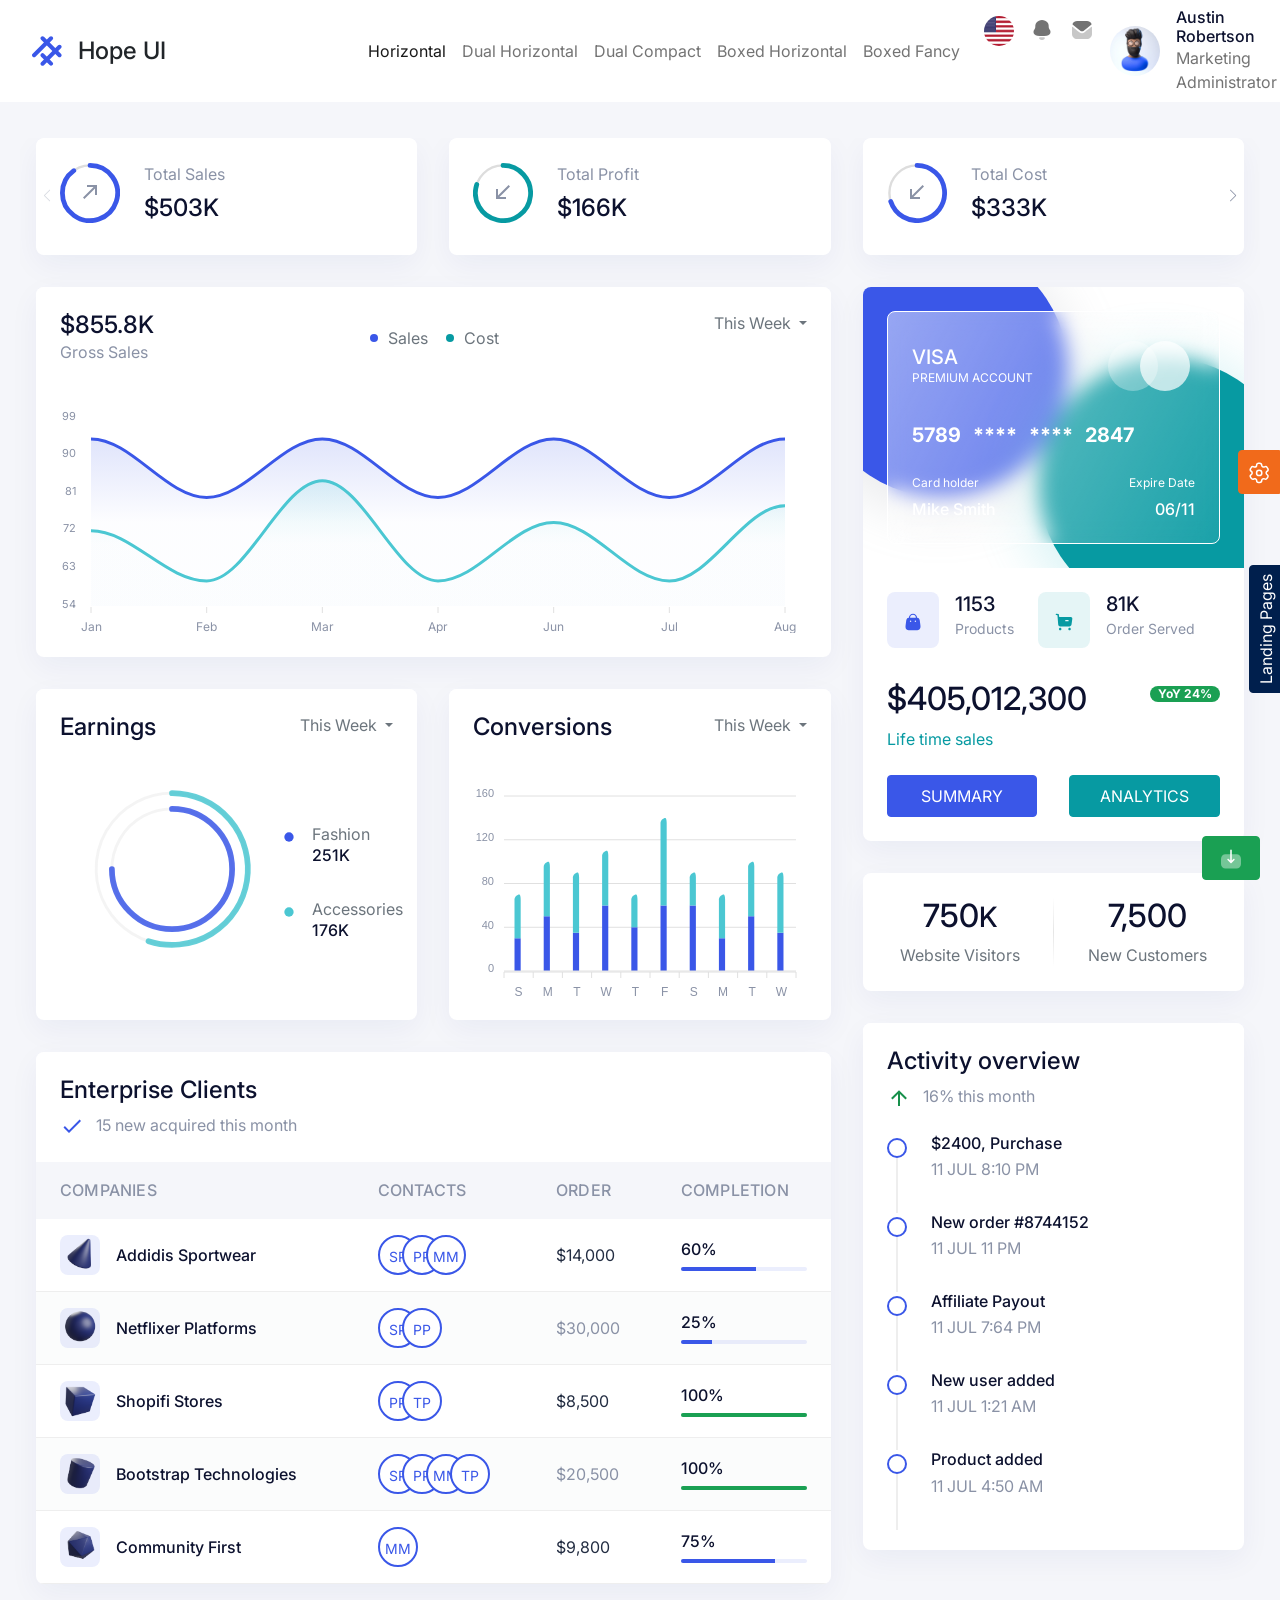
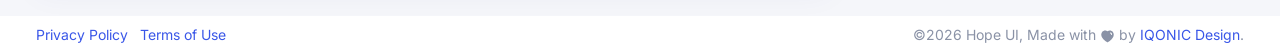
<file: html/dashboard/index-horizontal.html>
<!doctype html>
<html lang="en" dir="ltr">
  <head>
    <meta charset="utf-8">
      <meta name="viewport" content="width=device-width, initial-scale=1, shrink-to-fit=no">
      <title>Hope UI | Responsive Bootstrap 5 Admin Dashboard Template</title>
      
      <!-- Favicon -->
      <link rel="shortcut icon" href="../assets/images/favicon.ico">
      
      <!-- Library / Plugin Css Build -->
      <link rel="stylesheet" href="../assets/css/core/libs.min.css">
      
      
      <!-- Hope Ui Design System Css -->
      <link rel="stylesheet" href="../assets/css/hope-ui.min.css?v=4.0.0">
      
      <!-- Custom Css -->
      <link rel="stylesheet" href="../assets/css/custom.min.css?v=4.0.0">
      
      <!-- Dark Css -->
      <link rel="stylesheet" href="../assets/css/dark.min.css">
      
      <!-- Customizer Css -->
      <link rel="stylesheet" href="../assets/css/customizer.min.css">
      
      <!-- RTL Css -->
      <link rel="stylesheet" href="../assets/css/rtl.min.css">
      
      
  </head>
  <body class="  ">
    <span class="screen-darken"></span>
    <!-- loader Start -->
    <div id="loading">
      <div class="loader simple-loader">
          <div class="loader-body">
          </div>
      </div>    </div>
    <!-- loader END -->
    <main class="main-content">
      <!--Nav Start-->
      <nav class="nav navbar navbar-expand-xl navbar-light iq-navbar">
        <div class="container-fluid navbar-inner">
          <button data-trigger="navbar_main" class="d-xl-none btn btn-primary rounded-pill p-1 pt-0" type="button">
            <svg width="20px" class="icon-20" viewBox="0 0 24 24">
              <path fill="currentColor" d="M4,11V13H16L10.5,18.5L11.92,19.92L19.84,12L11.92,4.08L10.5,5.5L16,11H4Z"></path>
          </svg>
          </button>
          <div class="col-lg-2 col-lg-3 navbar-brand">
            <a href="../dashboard/index.html" class="navbar-brand">
              <!--Logo start-->
              <svg class="icon-30 text-primary" width="30" class="text-primary" viewBox="0 0 30 30" fill="none" xmlns="http://www.w3.org/2000/svg">
                  <rect x="-0.757324" y="19.2427" width="28" height="4" rx="2" transform="rotate(-45 -0.757324 19.2427)" fill="currentColor"></rect>
                  <rect x="7.72803" y="27.728" width="28" height="4" rx="2" transform="rotate(-45 7.72803 27.728)" fill="currentColor"></rect>
                  <rect x="10.5366" y="16.3945" width="16" height="4" rx="2" transform="rotate(45 10.5366 16.3945)" fill="currentColor"></rect>
                  <rect x="10.5562" y="-0.556152" width="28" height="4" rx="2" transform="rotate(45 10.5562 -0.556152)" fill="currentColor"></rect>
              </svg>
              <!--logo End-->        <h4 class="logo-title">Hope UI</h4>
          </a>
          </div>
          <!-- Horizontal Menu Start -->
          <nav id="navbar_main" class="mobile-offcanvas nav navbar navbar-expand-xl hover-nav horizontal-nav mx-md-auto">
          <div class="container-fluid">
             <div class="offcanvas-header px-0">
                <div class="navbar-brand ms-3">
                   
                   <!--Logo start-->
                   <div class="logo-main">
                       <div class="logo-normal">
                           <svg class="text-primary icon-30" viewBox="0 0 30 30" fill="none" xmlns="http://www.w3.org/2000/svg">
                               <rect x="-0.757324" y="19.2427" width="28" height="4" rx="2" transform="rotate(-45 -0.757324 19.2427)" fill="currentColor"/>
                               <rect x="7.72803" y="27.728" width="28" height="4" rx="2" transform="rotate(-45 7.72803 27.728)" fill="currentColor"/>
                               <rect x="10.5366" y="16.3945" width="16" height="4" rx="2" transform="rotate(45 10.5366 16.3945)" fill="currentColor"/>
                               <rect x="10.5562" y="-0.556152" width="28" height="4" rx="2" transform="rotate(45 10.5562 -0.556152)" fill="currentColor"/>
                           </svg>
                       </div>
                       <div class="logo-mini">
                           <svg class="text-primary icon-30" viewBox="0 0 30 30" fill="none" xmlns="http://www.w3.org/2000/svg">
                               <rect x="-0.757324" y="19.2427" width="28" height="4" rx="2" transform="rotate(-45 -0.757324 19.2427)" fill="currentColor"/>
                               <rect x="7.72803" y="27.728" width="28" height="4" rx="2" transform="rotate(-45 7.72803 27.728)" fill="currentColor"/>
                               <rect x="10.5366" y="16.3945" width="16" height="4" rx="2" transform="rotate(45 10.5366 16.3945)" fill="currentColor"/>
                               <rect x="10.5562" y="-0.556152" width="28" height="4" rx="2" transform="rotate(45 10.5562 -0.556152)" fill="currentColor"/>
                           </svg>
                       </div>
                   </div>
                   <!--logo End-->
                   
                   
                   
                   
                   <h4 class="logo-title">Hope UI</h4>
                </div>
                <button class="btn-close float-end"></button>
             </div>
             <ul class="navbar-nav">
                <li class="nav-item"><a class="nav-link active" href="../dashboard/index-horizontal.html"> Horizontal </a></li>
                <li class="nav-item"><a class="nav-link " href="../dashboard/index-dual-horizontal.html"> Dual Horizontal </a></li>
                <li class="nav-item"><a class="nav-link " href="../dashboard/index-dual-compact.html"><span class="item-name">Dual Compact</span></a></li>
                <li class="nav-item"><a class="nav-link " href="../dashboard/index-boxed.html"> Boxed Horizontal </a></li>
                <li class="nav-item"><a class="nav-link " href="../dashboard/index-boxed-fancy.html"> Boxed Fancy</a></li>
             </ul>
          </div> <!-- container-fluid.// -->
          </nav>
          <!-- Sidebar Menu End -->    <button class="navbar-toggler" type="button" data-bs-toggle="collapse" data-bs-target="#navbarSupportedContent" aria-controls="navbarSupportedContent" aria-expanded="false" aria-label="Toggle navigation">
             <span class="navbar-toggler-icon">
                <span class="navbar-toggler-bar bar1 mt-2"></span>
                <span class="navbar-toggler-bar bar2"></span>
                <span class="navbar-toggler-bar bar3"></span>
              </span>    
          </button>
          <div class="collapse navbar-collapse col-md-2" id="navbarSupportedContent">
            <ul class="navbar-nav ms-auto mb-2 mb-lg-0">
              <li class="nav-item dropdown">
                  <a href="#" class="search-toggle nav-link" id="dropdownMenuButton2" data-bs-toggle="dropdown" aria-haspopup="true" aria-expanded="false">
                  <img src="../assets/images/Flag/flag001.png" class="img-fluid rounded-circle" alt="user" style="height: 30px; min-width: 30px; width: 30px;">
                  <span class="bg-primary"></span>
                  </a>
                  <div class="sub-drop dropdown-menu dropdown-menu-end p-0" aria-labelledby="dropdownMenuButton2">
                      <div class="card shadow-none m-0 border-0">
                          <div class=" p-0 ">
                              <ul class="list-group list-group-flush">
                                  <li class="iq-sub-card list-group-item"><a class="p-0" href="#"><img src="../assets/images/Flag/flag-03.png" alt="img-flaf" class="img-fluid me-2" style="width: 15px;height: 15px;min-width: 15px;"/>Spanish</a></li>
                                  <li class="iq-sub-card list-group-item"><a class="p-0" href="#"><img src="../assets/images/Flag/flag-04.png" alt="img-flaf" class="img-fluid me-2" style="width: 15px;height: 15px;min-width: 15px;"/>Italian</a></li>
                                  <li class="iq-sub-card list-group-item"><a class="p-0" href="#"><img src="../assets/images/Flag/flag-02.png" alt="img-flaf" class="img-fluid me-2" style="width: 15px;height: 15px;min-width: 15px;"/>French</a></li>
                                  <li class="iq-sub-card list-group-item"><a class="p-0" href="#"><img src="../assets/images/Flag/flag-05.png" alt="img-flaf" class="img-fluid me-2" style="width: 15px;height: 15px;min-width: 15px;"/>German</a></li>
                                  <li class="iq-sub-card list-group-item"><a class="p-0" href="#"><img src="../assets/images/Flag/flag-06.png" alt="img-flaf" class="img-fluid me-2" style="width: 15px;height: 15px;min-width: 15px;"/>Japanese</a></li>
                              </ul>
                          </div>
                      </div>
                  </div>
              </li>
              <li class="nav-item dropdown">
                <a href="#"  class="nav-link" id="notification-drop" data-bs-toggle="dropdown" >
                    <svg class="icon-24" width="24" viewBox="0 0 24 24" fill="none" xmlns="http://www.w3.org/2000/svg">
                      <path d="M19.7695 11.6453C19.039 10.7923 18.7071 10.0531 18.7071 8.79716V8.37013C18.7071 6.73354 18.3304 5.67907 17.5115 4.62459C16.2493 2.98699 14.1244 2 12.0442 2H11.9558C9.91935 2 7.86106 2.94167 6.577 4.5128C5.71333 5.58842 5.29293 6.68822 5.29293 8.37013V8.79716C5.29293 10.0531 4.98284 10.7923 4.23049 11.6453C3.67691 12.2738 3.5 13.0815 3.5 13.9557C3.5 14.8309 3.78723 15.6598 4.36367 16.3336C5.11602 17.1413 6.17846 17.6569 7.26375 17.7466C8.83505 17.9258 10.4063 17.9933 12.0005 17.9933C13.5937 17.9933 15.165 17.8805 16.7372 17.7466C17.8215 17.6569 18.884 17.1413 19.6363 16.3336C20.2118 15.6598 20.5 14.8309 20.5 13.9557C20.5 13.0815 20.3231 12.2738 19.7695 11.6453Z" fill="currentColor"></path>
                      <path opacity="0.4" d="M14.0088 19.2283C13.5088 19.1215 10.4627 19.1215 9.96275 19.2283C9.53539 19.327 9.07324 19.5566 9.07324 20.0602C9.09809 20.5406 9.37935 20.9646 9.76895 21.2335L9.76795 21.2345C10.2718 21.6273 10.8632 21.877 11.4824 21.9667C11.8123 22.012 12.1482 22.01 12.4901 21.9667C13.1083 21.877 13.6997 21.6273 14.2036 21.2345L14.2026 21.2335C14.5922 20.9646 14.8734 20.5406 14.8983 20.0602C14.8983 19.5566 14.4361 19.327 14.0088 19.2283Z" fill="currentColor"></path>
                    </svg>
                    <span class="bg-danger dots"></span>
                </a>
                <div class="sub-drop dropdown-menu dropdown-menu-end p-0" aria-labelledby="notification-drop">
                    <div class="card shadow-none m-0">
                      <div class="card-header d-flex justify-content-between bg-primary py-3">
                          <div class="header-title">
                            <h5 class="mb-0 text-white">All Notifications</h5>
                          </div>
                      </div>
                      <div class="card-body p-0">
                          <a href="#" class="iq-sub-card">
                            <div class="d-flex align-items-center">
                                <img class="avatar-40 rounded-pill bg-soft-primary p-1" src="../assets/images/shapes/01.png" alt="">
                                <div class="ms-3 w-100">
                                  <h6 class="mb-0 ">Emma Watson Bni</h6>
                                  <div class="d-flex justify-content-between align-items-center">
                                      <p class="mb-0">95 MB</p>
                                      <small class="float-right font-size-12">Just Now</small>
                                  </div>
                                </div>
                            </div>
                          </a>
                          <a href="#" class="iq-sub-card">
                            <div class="d-flex align-items-center">
                                <div class="">
                                  <img class="avatar-40 rounded-pill bg-soft-primary p-1" src="../assets/images/shapes/02.png" alt="">
                                </div>
                                <div class="ms-3 w-100">
                                  <h6 class="mb-0 ">New customer is join</h6>
                                  <div class="d-flex justify-content-between align-items-center">
                                      <p class="mb-0">Cyst Bni</p>
                                      <small class="float-right font-size-12">5 days ago</small>
                                  </div>
                                </div>
                            </div>
                          </a>
                          <a href="#" class="iq-sub-card">
                            <div class="d-flex align-items-center">
                                <img class="avatar-40 rounded-pill bg-soft-primary p-1" src="../assets/images/shapes/03.png" alt="">
                                <div class="ms-3 w-100">
                                  <h6 class="mb-0 ">Two customer is left</h6>
                                  <div class="d-flex justify-content-between align-items-center">
                                      <p class="mb-0">Cyst Bni</p>
                                      <small class="float-right font-size-12">2 days ago</small>
                                  </div>
                                </div>
                            </div>
                          </a>
                          <a href="#" class="iq-sub-card">
                            <div class="d-flex align-items-center">
                                <img class="avatar-40 rounded-pill bg-soft-primary p-1" src="../assets/images/shapes/04.png" alt="">
                                <div class="w-100 ms-3">
                                  <h6 class="mb-0 ">New Mail from Fenny</h6>
                                  <div class="d-flex justify-content-between align-items-center">
                                      <p class="mb-0">Cyst Bni</p>
                                      <small class="float-right font-size-12">3 days ago</small>
                                  </div>
                                </div>
                            </div>
                          </a>
                      </div>
                    </div>
                </div>
              </li>
              <li class="nav-item dropdown">
                <a href="#" class="nav-link" id="mail-drop" data-bs-toggle="dropdown"  aria-haspopup="true" aria-expanded="false">
                  <svg class="icon-24" width="24" viewBox="0 0 24 24" fill="none" xmlns="http://www.w3.org/2000/svg">
                    <path opacity="0.4" d="M22 15.94C22 18.73 19.76 20.99 16.97 21H16.96H7.05C4.27 21 2 18.75 2 15.96V15.95C2 15.95 2.006 11.524 2.014 9.298C2.015 8.88 2.495 8.646 2.822 8.906C5.198 10.791 9.447 14.228 9.5 14.273C10.21 14.842 11.11 15.163 12.03 15.163C12.95 15.163 13.85 14.842 14.56 14.262C14.613 14.227 18.767 10.893 21.179 8.977C21.507 8.716 21.989 8.95 21.99 9.367C22 11.576 22 15.94 22 15.94Z" fill="currentColor"></path>
                    <path d="M21.4759 5.67351C20.6099 4.04151 18.9059 2.99951 17.0299 2.99951H7.04988C5.17388 2.99951 3.46988 4.04151 2.60388 5.67351C2.40988 6.03851 2.50188 6.49351 2.82488 6.75151L10.2499 12.6905C10.7699 13.1105 11.3999 13.3195 12.0299 13.3195C12.0339 13.3195 12.0369 13.3195 12.0399 13.3195C12.0429 13.3195 12.0469 13.3195 12.0499 13.3195C12.6799 13.3195 13.3099 13.1105 13.8299 12.6905L21.2549 6.75151C21.5779 6.49351 21.6699 6.03851 21.4759 5.67351Z" fill="currentColor"></path>
                  </svg>
                  <span class="bg-primary count-mail"></span>
                </a>
                <div class="sub-drop dropdown-menu dropdown-menu-end p-0" aria-labelledby="mail-drop">
                    <div class="card shadow-none m-0">
                      <div class="card-header d-flex justify-content-between bg-primary py-3">
                          <div class="header-title">
                            <h5 class="mb-0 text-white">All Message</h5>
                          </div>
                      </div>
                      <div class="card-body p-0 ">
                          <a href="#" class="iq-sub-card">
                            <div class="d-flex  align-items-center">
                                <div class="">
                                  <img class="avatar-40 rounded-pill bg-soft-primary p-1" src="../assets/images/shapes/01.png" alt="">
                                </div>
                                <div class=" w-100 ms-3">
                                  <h6 class="mb-0 ">Bni Emma Watson</h6>
                                  <small class="float-left font-size-12">13 Jun</small>
                                </div>
                            </div>
                          </a>
                          <a href="#" class="iq-sub-card">
                            <div class="d-flex align-items-center">
                                <div class="">
                                  <img class="avatar-40 rounded-pill bg-soft-primary p-1" src="../assets/images/shapes/02.png" alt="">
                                </div>
                                <div class="ms-3">
                                  <h6 class="mb-0 ">Lorem Ipsum Watson</h6>
                                  <small class="float-left font-size-12">20 Apr</small>
                                </div>
                            </div>
                          </a>
                          <a href="#" class="iq-sub-card">
                            <div class="d-flex align-items-center">
                                <div class="">
                                  <img class="avatar-40 rounded-pill bg-soft-primary p-1" src="../assets/images/shapes/03.png" alt="">
                                </div>
                                <div class="ms-3">
                                  <h6 class="mb-0 ">Why do we use it?</h6>
                                  <small class="float-left font-size-12">30 Jun</small>
                                </div>
                            </div>
                          </a>
                          <a href="#" class="iq-sub-card">
                            <div class="d-flex align-items-center">
                                <div class="">
                                  <img class="avatar-40 rounded-pill bg-soft-primary p-1" src="../assets/images/shapes/04.png" alt="">
                                </div>
                                <div class="ms-3">
                                  <h6 class="mb-0 ">Variations Passages</h6>
                                  <small class="float-left font-size-12">12 Sep</small>
                                </div>
                            </div>
                          </a>
                          <a href="#" class="iq-sub-card">
                            <div class="d-flex align-items-center">
                                <div class="">
                                  <img class="avatar-40 rounded-pill bg-soft-primary p-1" src="../assets/images/shapes/05.png" alt="">
                                </div>
                                <div class="ms-3">
                                  <h6 class="mb-0 ">Lorem Ipsum generators</h6>
                                  <small class="float-left font-size-12">5 Dec</small>
                                </div>
                            </div>
                          </a>
                      </div>
                    </div>
                </div>
              </li>
              <li class="nav-item dropdown">
                <a class="nav-link py-0 d-flex align-items-center" href="#" id="navbarDropdown" role="button" data-bs-toggle="dropdown" aria-expanded="false">
                  <img src="../assets/images/avatars/01.png" alt="User-Profile" class="theme-color-default-img img-fluid avatar avatar-50 avatar-rounded">
                  <img src="../assets/images/avatars/avtar_1.png" alt="User-Profile" class="theme-color-purple-img img-fluid avatar avatar-50 avatar-rounded">
                  <img src="../assets/images/avatars/avtar_2.png" alt="User-Profile" class="theme-color-blue-img img-fluid avatar avatar-50 avatar-rounded">
                  <img src="../assets/images/avatars/avtar_4.png" alt="User-Profile" class="theme-color-green-img img-fluid avatar avatar-50 avatar-rounded">
                  <img src="../assets/images/avatars/avtar_5.png" alt="User-Profile" class="theme-color-yellow-img img-fluid avatar avatar-50 avatar-rounded">
                  <img src="../assets/images/avatars/avtar_3.png" alt="User-Profile" class="theme-color-pink-img img-fluid avatar avatar-50 avatar-rounded">
                  <div class="caption ms-3 d-none d-md-block">
                      <h6 class="mb-0 caption-title">Austin Robertson</h6>
                      <p class="mb-0 caption-sub-title">Marketing Administrator</p>
                  </div>
                </a>
                <ul class="dropdown-menu dropdown-menu-end" aria-labelledby="navbarDropdown">
                  <li><a class="dropdown-item" href="../dashboard/app/user-profile.html">Profile</a></li>
                  <li><a class="dropdown-item" href="../dashboard/app/user-privacy-setting.html">Privacy Setting</a></li>
                  <li><hr class="dropdown-divider"></li>
                  <li><a class="dropdown-item" href="../dashboard/auth/sign-in.html">Logout</a></li>
                </ul>
              </li>
            </ul>
          </div>
        </div>
      </nav>      <!--Nav End-->
      <div class="conatiner-fluid content-inner pb-0">
<div class="row">
   <div class="col-md-12 col-lg-12">
      <div class="row row-cols-1">
         <div class="d-slider1 overflow-hidden ">
            <ul  class="swiper-wrapper list-inline m-0 p-0 mb-2">
               <li class="swiper-slide card card-slide">
                  <div class="card-body">
                     <div class="progress-widget">
                        <div id="circle-progress-01" class="circle-progress-01 circle-progress circle-progress-primary text-center" data-min-value="0" data-max-value="100" data-value="90" data-type="percent">
                           <svg class="card-slie-arrow icon-24" width="24"  viewBox="0 0 24 24">
                              <path fill="currentColor" d="M5,17.59L15.59,7H9V5H19V15H17V8.41L6.41,19L5,17.59Z" />
                           </svg>
                        </div>
                        <div class="progress-detail">
                           <p  class="mb-2">Total Sales</p>
                           <h4 class="counter">$560K</h4>
                        </div>
                     </div>
                  </div>
               </li>
               <li class="swiper-slide card card-slide">
                  <div class="card-body">
                     <div class="progress-widget">
                        <div id="circle-progress-02" class="circle-progress-01 circle-progress circle-progress-info text-center" data-min-value="0" data-max-value="100" data-value="80" data-type="percent">
                           <svg class="card-slie-arrow icon-24" width="24"  viewBox="0 0 24 24">
                              <path fill="currentColor" d="M19,6.41L17.59,5L7,15.59V9H5V19H15V17H8.41L19,6.41Z" />
                           </svg>
                        </div>
                        <div class="progress-detail">
                           <p  class="mb-2">Total Profit</p>
                           <h4 class="counter">$185K</h4>
                        </div>
                     </div>
                  </div>
               </li>
               <li class="swiper-slide card card-slide">
                  <div class="card-body">
                     <div class="progress-widget">
                        <div id="circle-progress-03" class="circle-progress-01 circle-progress circle-progress-primary text-center" data-min-value="0" data-max-value="100" data-value="70" data-type="percent">
                           <svg class="card-slie-arrow icon-24" width="24" viewBox="0 0 24 24">
                              <path fill="currentColor" d="M19,6.41L17.59,5L7,15.59V9H5V19H15V17H8.41L19,6.41Z" />
                           </svg>
                        </div>
                        <div class="progress-detail">
                           <p  class="mb-2">Total Cost</p>
                           <h4 class="counter">$375K</h4>
                        </div>
                     </div>
                  </div>
               </li>
               <li class="swiper-slide card card-slide">
                  <div class="card-body">
                     <div class="progress-widget">
                        <div id="circle-progress-04" class="circle-progress-01 circle-progress circle-progress-info text-center" data-min-value="0" data-max-value="100" data-value="60" data-type="percent">
                           <svg class="card-slie-arrow icon-24" width="24px"  viewBox="0 0 24 24">
                              <path fill="currentColor" d="M5,17.59L15.59,7H9V5H19V15H17V8.41L6.41,19L5,17.59Z" />
                           </svg>
                        </div>
                        <div class="progress-detail">
                           <p  class="mb-2">Revenue</p>
                           <h4 class="counter">$742K</h4>
                        </div>
                     </div>
                  </div>
               </li>
               <li class="swiper-slide card card-slide">
                  <div class="card-body">
                     <div class="progress-widget">
                        <div id="circle-progress-05" class="circle-progress-01 circle-progress circle-progress-primary text-center" data-min-value="0" data-max-value="100" data-value="50" data-type="percent">
                           <svg class="card-slie-arrow icon-24" width="24px"  viewBox="0 0 24 24">
                              <path fill="currentColor" d="M5,17.59L15.59,7H9V5H19V15H17V8.41L6.41,19L5,17.59Z" />
                           </svg>
                        </div>
                        <div class="progress-detail">
                           <p  class="mb-2">Net Income</p>
                           <h4 class="counter">$150K</h4>
                        </div>
                     </div>
                  </div>
               </li>
               <li class="swiper-slide card card-slide">
                  <div class="card-body">
                     <div class="progress-widget">
                        <div id="circle-progress-06" class="circle-progress-01 circle-progress circle-progress-info text-center" data-min-value="0" data-max-value="100" data-value="40" data-type="percent">
                           <svg class="card-slie-arrow icon-24" width="24" viewBox="0 0 24 24">
                              <path fill="currentColor" d="M19,6.41L17.59,5L7,15.59V9H5V19H15V17H8.41L19,6.41Z" />
                           </svg>
                        </div>
                        <div class="progress-detail">
                           <p  class="mb-2">Today</p>
                           <h4 class="counter">$4600</h4>
                        </div>
                     </div>
                  </div>
               </li>
               <li class="swiper-slide card card-slide">
                  <div class="card-body">
                     <div class="progress-widget">
                        <div id="circle-progress-07" class="circle-progress-01 circle-progress circle-progress-primary text-center" data-min-value="0" data-max-value="100" data-value="30" data-type="percent">
                           <svg class="card-slie-arrow icon-24" width="24" viewBox="0 0 24 24">
                              <path fill="currentColor" d="M19,6.41L17.59,5L7,15.59V9H5V19H15V17H8.41L19,6.41Z" />
                           </svg>
                        </div>
                        <div class="progress-detail">
                           <p  class="mb-2">Members</p>
                           <h4 class="counter">11.2M</h4>
                        </div>
                     </div>
                  </div>
               </li>
            </ul>
            <div class="swiper-button swiper-button-next"></div>
            <div class="swiper-button swiper-button-prev"></div>
         </div>
      </div>
   </div>
   <div class="col-md-12 col-lg-8">
      <div class="row">
         <div class="col-md-12">
            <div class="card">
               <div class="card-header d-flex justify-content-between flex-wrap">
                  <div class="header-title">
                     <h4 class="card-title">$855.8K</h4>
                     <p class="mb-0">Gross Sales</p>          
                  </div>
                  <div class="d-flex align-items-center align-self-center">
                     <div class="d-flex align-items-center text-primary">
                        <svg class="icon-12" xmlns="http://www.w3.org/2000/svg" width="12" viewBox="0 0 24 24" fill="currentColor">
                           <g>
                              <circle cx="12" cy="12" r="8" fill="currentColor"></circle>
                           </g>
                        </svg>
                        <div class="ms-2">
                           <span class="text-gray">Sales</span>
                        </div>
                     </div>
                     <div class="d-flex align-items-center ms-3 text-info">
                        <svg class="icon-12" xmlns="http://www.w3.org/2000/svg" width="12" viewBox="0 0 24 24" fill="currentColor">
                           <g>
                              <circle cx="12" cy="12" r="8" fill="currentColor"></circle>
                           </g>
                        </svg>
                        <div class="ms-2">
                           <span class="text-gray">Cost</span>
                        </div>
                     </div>
                  </div>
                  <div class="dropdown">
                     <a href="#" class="text-gray dropdown-toggle" id="dropdownMenuButton22" data-bs-toggle="dropdown" aria-expanded="false">
                     This Week
                     </a>
                     <ul class="dropdown-menu dropdown-menu-end" aria-labelledby="dropdownMenuButton22">
                        <li><a class="dropdown-item" href="#">This Week</a></li>
                        <li><a class="dropdown-item" href="#">This Month</a></li>
                        <li><a class="dropdown-item" href="#">This Year</a></li>
                     </ul>
                  </div>
               </div>
               <div class="card-body">
                  <div id="d-main" class="d-main"></div>
               </div>
            </div>
         </div>
         <div class="col-md-12 col-xl-6">
            <div class="card">
               <div class="card-header d-flex justify-content-between flex-wrap">
                  <div class="header-title">
                     <h4 class="card-title">Earnings</h4>            
                  </div>   
                  <div class="dropdown">
                     <a href="#" class="text-gray dropdown-toggle" id="dropdownMenuButton1" data-bs-toggle="dropdown" aria-expanded="false">
                        This Week
                     </a>
                     <ul class="dropdown-menu dropdown-menu-end" aria-labelledby="dropdownMenuButton1">
                        <li><a class="dropdown-item" href="#">This Week</a></li>
                        <li><a class="dropdown-item" href="#">This Month</a></li>
                        <li><a class="dropdown-item" href="#">This Year</a></li>
                     </ul>
                  </div>
               </div>
               <div class="card-body">
                  <div class="d-flex flex-wrap align-items-center justify-content-between">
                     <div id="myChart" class="col-md-8 col-lg-8 myChart"></div>
                     <div class="d-grid gap col-md-4 col-lg-4">
                        <div class="d-flex align-items-start">
                           <svg class="mt-2 icon-14" xmlns="http://www.w3.org/2000/svg" width="14" viewBox="0 0 24 24" fill="#3a57e8">
                              <g>
                                 <circle cx="12" cy="12" r="8" fill="#3a57e8"></circle>
                              </g>
                           </svg>
                           <div class="ms-3">
                              <span class="text-gray">Fashion</span>
                              <h6>251K</h6>
                           </div>
                        </div>
                        <div class="d-flex align-items-start">
                           <svg class="mt-2 icon-14" xmlns="http://www.w3.org/2000/svg" width="14" viewBox="0 0 24 24" fill="#4bc7d2">
                              <g>
                                 <circle cx="12" cy="12" r="8" fill="#4bc7d2"></circle>
                              </g>
                           </svg>
                           <div class="ms-3">
                              <span class="text-gray">Accessories</span>
                              <h6>176K</h6>
                           </div>
                        </div>
                     </div>
                  </div>
               </div>
            </div>
         </div>
         <div class="col-md-12 col-xl-6">
            <div class="card">
               <div class="card-header d-flex justify-content-between flex-wrap">
                  <div class="header-title">
                     <h4 class="card-title">Conversions</h4>            
                  </div>
                  <div class="dropdown">
                     <a href="#" class="text-gray dropdown-toggle" id="dropdownMenuButton3" data-bs-toggle="dropdown" aria-expanded="false">
                        This Week
                     </a>
                     <ul class="dropdown-menu dropdown-menu-end" aria-labelledby="dropdownMenuButton3">
                        <li><a class="dropdown-item" href="#">This Week</a></li>
                        <li><a class="dropdown-item" href="#">This Month</a></li>
                        <li><a class="dropdown-item" href="#">This Year</a></li>
                     </ul>
                  </div>
               </div>
               <div class="card-body">
                  <div id="d-activity" class="d-activity"></div>
               </div>
            </div>
         </div>         
         <div class="col-md-12 col-lg-12">
            <div class="card overflow-hidden">
               <div class="card-header d-flex justify-content-between flex-wrap">
                  <div class="header-title">
                     <h4 class="card-title mb-2">Enterprise Clients</h4>
                     <p class="mb-0">
                        <svg class ="me-2 icon-24" width="24"  viewBox="0 0 24 24">
                           <path fill="#3a57e8" d="M21,7L9,19L3.5,13.5L4.91,12.09L9,16.17L19.59,5.59L21,7Z" />
                        </svg>
                        15 new acquired this month
                     </p>            
                  </div>
               </div>
               <div class="card-body p-0">
                  <div class="table-responsive mt-4">
                     <table id="basic-table" class="table table-striped mb-0" role="grid">
                        <thead>
                           <tr>
                              <th>COMPANIES</th>
                              <th>CONTACTS</th>
                              <th>ORDER</th>
                              <th>COMPLETION</th>
                           </tr>
                        </thead>
                        <tbody>
                           <tr>
                              <td>
                                 <div class="d-flex align-items-center">
                                    <img class="bg-soft-primary rounded img-fluid avatar-40 me-3" src="../assets/images/shapes/01.png" alt="profile">
                                    <h6>Addidis Sportwear</h6>
                                 </div>
                              </td>
                              <td>
                                 <div class="iq-media-group iq-media-group-1">
                                    <a href="#" class="iq-media-1">
                                       <div class="icon iq-icon-box-3 rounded-pill">SP</div>
                                    </a>
                                    <a href="#" class="iq-media-1">
                                       <div class="icon iq-icon-box-3 rounded-pill">PP</div>
                                    </a>
                                    <a href="#" class="iq-media-1">
                                       <div class="icon iq-icon-box-3 rounded-pill">MM</div>
                                    </a>
                                 </div>
                              </td>
                              <td>$14,000</td>
                              <td>
                                 <div class="d-flex align-items-center mb-2">
                                    <h6>60%</h6>
                                 </div>
                                 <div class="progress bg-soft-primary shadow-none w-100" style="height: 4px">
                                    <div class="progress-bar bg-primary" data-toggle="progress-bar" role="progressbar" aria-valuenow="60" aria-valuemin="0" aria-valuemax="100"></div>
                                 </div>
                              </td>
                           </tr>
                           <tr>
                              <td>
                                 <div class="d-flex align-items-center">
                                    <img class="bg-soft-primary rounded img-fluid avatar-40 me-3" src="../assets/images/shapes/05.png" alt="profile">
                                    <h6>Netflixer Platforms</h6>
                                 </div>
                              </td>
                              <td>
                                 <div class="iq-media-group iq-media-group-1">
                                    <a href="#" class="iq-media-1">
                                       <div class="icon iq-icon-box-3 rounded-pill">SP</div>
                                    </a>
                                    <a href="#" class="iq-media-1">
                                       <div class="icon iq-icon-box-3 rounded-pill">PP</div>
                                    </a>
                                 </div>
                              </td>
                              <td>$30,000</td>
                              <td>
                                 <div class="d-flex align-items-center mb-2">
                                    <h6>25%</h6>
                                 </div>
                                 <div class="progress bg-soft-primary shadow-none w-100" style="height: 4px">
                                    <div class="progress-bar bg-primary" data-toggle="progress-bar" role="progressbar" aria-valuenow="25" aria-valuemin="0" aria-valuemax="100"></div>
                                 </div>
                              </td>
                           </tr>
                           <tr>
                              <td>
                                 <div class="d-flex align-items-center">
                                    <img class="bg-soft-primary rounded img-fluid avatar-40 me-3" src="../assets/images/shapes/02.png" alt="profile">
                                    <h6>Shopifi Stores</h6>
                                 </div>
                              </td>
                              <td>                                 
                                 <div class="iq-media-group iq-media-group-1">
                                    <a href="#" class="iq-media-1">
                                       <div class="icon iq-icon-box-3 rounded-pill">PP</div>
                                    </a>
                                    <a href="#" class="iq-media-1">
                                       <div class="icon iq-icon-box-3 rounded-pill">TP</div>
                                    </a>
                                 </div>
                              </td>
                              <td>$8,500</td>
                              <td>
                                 <div class="d-flex align-items-center mb-2">
                                    <h6>100%</h6>
                                 </div>
                                 <div class="progress bg-soft-success shadow-none w-100" style="height: 4px">
                                    <div class="progress-bar bg-success" data-toggle="progress-bar" role="progressbar" aria-valuenow="100" aria-valuemin="0" aria-valuemax="100"></div>
                                 </div>
                              </td>
                           </tr>
                           <tr>
                              <td>
                                 <div class="d-flex align-items-center">
                                    <img class="bg-soft-primary rounded img-fluid avatar-40 me-3" src="../assets/images/shapes/03.png" alt="profile">
                                    <h6>Bootstrap Technologies</h6>
                                 </div>
                              </td>
                              <td>
                                 <div class="iq-media-group iq-media-group-1">
                                    <a href="#" class="iq-media-1">
                                       <div class="icon iq-icon-box-3 rounded-pill">SP</div>
                                    </a>
                                    <a href="#" class="iq-media-1">
                                       <div class="icon iq-icon-box-3 rounded-pill">PP</div>
                                    </a>
                                    <a href="#" class="iq-media-1">
                                       <div class="icon iq-icon-box-3 rounded-pill">MM</div>
                                    </a>
                                    <a href="#" class="iq-media-1">
                                       <div class="icon iq-icon-box-3 rounded-pill">TP</div>
                                    </a>
                                 </div>
                              </td>
                              <td>$20,500</td>
                              <td>
                                 <div class="d-flex align-items-center mb-2">
                                    <h6>100%</h6>
                                 </div>
                                 <div class="progress bg-soft-success shadow-none w-100" style="height: 4px">
                                    <div class="progress-bar bg-success" data-toggle="progress-bar" role="progressbar" aria-valuenow="100" aria-valuemin="0" aria-valuemax="100"></div>
                                 </div>
                              </td>
                           </tr>
                           <tr>
                              <td>
                                 <div class="d-flex align-items-center">
                                    <img class="bg-soft-primary rounded img-fluid avatar-40 me-3" src="../assets/images/shapes/04.png" alt="profile">
                                    <h6>Community First</h6>
                                 </div>
                              </td>
                              <td>
                                 <div class="iq-media-group iq-media-group-1">
                                    <a href="#" class="iq-media-1">
                                       <div class="icon iq-icon-box-3 rounded-pill">MM</div>
                                    </a>
                                 </div>
                              </td>
                              <td>$9,800</td>
                              <td>
                                 <div class="d-flex align-items-center mb-2">
                                    <h6>75%</h6>
                                 </div>
                                 <div class="progress bg-soft-primary shadow-none w-100" style="height: 4px">
                                    <div class="progress-bar bg-primary" data-toggle="progress-bar" role="progressbar" aria-valuenow="75" aria-valuemin="0" aria-valuemax="100"></div>
                                 </div>
                              </td>
                           </tr>
                        </tbody>
                     </table>
                  </div>
               </div>
            </div>
         </div>
      </div>
   </div>
   <div class="col-md-12 col-lg-4">
      <div class="row">
         <div class="col-md-12 col-lg-12">
            <div class="card credit-card-widget">
               <div class="card-header pb-4 border-0">
                  <div class="p-4 primary-gradient-card rounded border border-white">
                     <div class="d-flex justify-content-between align-items-center">
                        <div>
                           <h5 class="font-weight-bold">VISA </h5>
                           <P class="mb-0">PREMIUM ACCOUNT</P>  
                        </div>
                        <div class="master-card-content">
                           <svg class="master-card-1 icon-60" width="60"  viewBox="0 0 24 24">
                              <path fill="#ffffff" d="M12,2A10,10 0 0,0 2,12A10,10 0 0,0 12,22A10,10 0 0,0 22,12A10,10 0 0,0 12,2Z" />
                           </svg>
                           <svg class="master-card-2 icon-60" width="60"  viewBox="0 0 24 24">
                              <path fill="#ffffff" d="M12,2A10,10 0 0,0 2,12A10,10 0 0,0 12,22A10,10 0 0,0 22,12A10,10 0 0,0 12,2Z" />
                           </svg>
                        </div>
                     </div>
                     <div class="my-4">
                        <div class="card-number">
                           <span class="fs-5 me-2">5789</span>
                           <span class="fs-5 me-2">****</span>
                           <span class="fs-5 me-2">****</span>
                           <span class="fs-5">2847</span>
                        </div>
                     </div>
                     <div class="d-flex align-items-center mb-2 justify-content-between">
                        <p class="mb-0">Card holder</p>
                        <p class="mb-0">Expire Date</p>
                     </div>
                     <div class="d-flex align-items-center justify-content-between">
                        <h6>Mike Smith</h6>
                        <h6 class="ms-5">06/11</h6>
                     </div>
                  </div>
               </div>
               <div class="card-body">
                  <div class="d-flex align-itmes-center flex-wrap  mb-4">
                     <div class="d-flex align-itmes-center me-0 me-md-4">
                        <div>
                           <div class="p-3 mb-2 rounded bg-soft-primary">
                              <svg class="icon-20" width="20" viewBox="0 0 24 24" fill="none" xmlns="http://www.w3.org/2000/svg">
                              <path fill-rule="evenodd" clip-rule="evenodd" d="M16.9303 7C16.9621 6.92913 16.977 6.85189 16.9739 6.77432H17C16.8882 4.10591 14.6849 2 12.0049 2C9.325 2 7.12172 4.10591 7.00989 6.77432C6.9967 6.84898 6.9967 6.92535 7.00989 7H6.93171C5.65022 7 4.28034 7.84597 3.88264 10.1201L3.1049 16.3147C2.46858 20.8629 4.81062 22 7.86853 22H16.1585C19.2075 22 21.4789 20.3535 20.9133 16.3147L20.1444 10.1201C19.676 7.90964 18.3503 7 17.0865 7H16.9303ZM15.4932 7C15.4654 6.92794 15.4506 6.85153 15.4497 6.77432C15.4497 4.85682 13.8899 3.30238 11.9657 3.30238C10.0416 3.30238 8.48184 4.85682 8.48184 6.77432C8.49502 6.84898 8.49502 6.92535 8.48184 7H15.4932ZM9.097 12.1486C8.60889 12.1486 8.21321 11.7413 8.21321 11.2389C8.21321 10.7366 8.60889 10.3293 9.097 10.3293C9.5851 10.3293 9.98079 10.7366 9.98079 11.2389C9.98079 11.7413 9.5851 12.1486 9.097 12.1486ZM14.002 11.2389C14.002 11.7413 14.3977 12.1486 14.8858 12.1486C15.3739 12.1486 15.7696 11.7413 15.7696 11.2389C15.7696 10.7366 15.3739 10.3293 14.8858 10.3293C14.3977 10.3293 14.002 10.7366 14.002 11.2389Z" fill="currentColor"></path>                                            
                              </svg>
                           </div>
                        </div>
                        <div class="ms-3">
                           <h5>1153</h5>
                           <small class="mb-0">Products</small>
                        </div>
                     </div>
                     <div class="d-flex align-itmes-center">
                        <div>
                           <div class="p-3 mb-2 rounded bg-soft-info creadit-card-menu">
                              <svg class="icon-20" width="20" viewBox="0 0 24 24" fill="none" xmlns="http://www.w3.org/2000/svg">
                                 <path fill-rule="evenodd" clip-rule="evenodd" d="M14.1213 11.2331H16.8891C17.3088 11.2331 17.6386 10.8861 17.6386 10.4677C17.6386 10.0391 17.3088 9.70236 16.8891 9.70236H14.1213C13.7016 9.70236 13.3719 10.0391 13.3719 10.4677C13.3719 10.8861 13.7016 11.2331 14.1213 11.2331ZM20.1766 5.92749C20.7861 5.92749 21.1858 6.1418 21.5855 6.61123C21.9852 7.08067 22.0551 7.7542 21.9652 8.36549L21.0159 15.06C20.8361 16.3469 19.7569 17.2949 18.4879 17.2949H7.58639C6.25742 17.2949 5.15828 16.255 5.04837 14.908L4.12908 3.7834L2.62026 3.51807C2.22057 3.44664 1.94079 3.04864 2.01073 2.64043C2.08068 2.22305 2.47038 1.94649 2.88006 2.00874L5.2632 2.3751C5.60293 2.43735 5.85274 2.72207 5.88272 3.06905L6.07257 5.35499C6.10254 5.68257 6.36234 5.92749 6.68209 5.92749H20.1766ZM7.42631 18.9079C6.58697 18.9079 5.9075 19.6018 5.9075 20.459C5.9075 21.3061 6.58697 22 7.42631 22C8.25567 22 8.93514 21.3061 8.93514 20.459C8.93514 19.6018 8.25567 18.9079 7.42631 18.9079ZM18.6676 18.9079C17.8282 18.9079 17.1487 19.6018 17.1487 20.459C17.1487 21.3061 17.8282 22 18.6676 22C19.4969 22 20.1764 21.3061 20.1764 20.459C20.1764 19.6018 19.4969 18.9079 18.6676 18.9079Z" fill="currentColor"></path>                                            
                              </svg>                                        
                           </div>
                        </div>
                        <div class="ms-3">
                           <h5>81K</h5>
                           <small class="mb-0">Order Served</small>
                        </div>
                     </div>
                  </div>
                  <div class="mb-4">
                     <div class="d-flex justify-content-between flex-wrap">
                        <h2 class="mb-2">$405,012,300</h2>
                        <div>
                           <span class="badge bg-success rounded-pill">YoY 24%</span>
                        </div>
                     </div>
                     <p class="text-info">Life time sales</p>
                  </div>
                  <div class="d-grid grid-cols-2 gap">
                     <button class="btn btn-primary text-uppercase">SUMMARY</button>
                     <button class="btn btn-info text-uppercase">ANALYTICS</button>
                  </div>
               </div>
            </div>
            <div class="card">
               <div class="card-body d-flex justify-content-around text-center">
                  <div>
                     <h2 class="mb-2">750<small>K</small></h2>
                     <p class="mb-0 text-gray">Website Visitors</p>
                  </div>
                  <hr class="hr-vertial">
                  <div>
                     <h2 class="mb-2">7,500</h2>
                     <p class="mb-0 text-gray">New Customers</p>
                  </div>
               </div>
            </div> 
         </div>
         <div class="col-md-12 col-lg-12">
            <div class="card">
               <div class="card-header d-flex justify-content-between flex-wrap">
                  <div class="header-title">
                     <h4 class="card-title mb-2">Activity overview</h4>
                     <p class="mb-0">
                        <svg class ="me-2 icon-24" width="24"  viewBox="0 0 24 24">
                           <path fill="#17904b" d="M13,20H11V8L5.5,13.5L4.08,12.08L12,4.16L19.92,12.08L18.5,13.5L13,8V20Z" />
                        </svg>
                        16% this month
                     </p>
                  </div>
               </div>
               <div class="card-body">
                  <div class=" d-flex profile-media align-items-top mb-2">
                     <div class="profile-dots-pills border-primary mt-1"></div>
                     <div class="ms-4">
                        <h6 class=" mb-1">$2400, Purchase</h6>
                        <span class="mb-0">11 JUL 8:10 PM</span>
                     </div>
                  </div>
                  <div class=" d-flex profile-media align-items-top mb-2">
                     <div class="profile-dots-pills border-primary mt-1"></div>
                     <div class="ms-4">
                        <h6 class=" mb-1">New order #8744152</h6>
                        <span class="mb-0">11 JUL 11 PM</span>
                     </div>
                  </div>
                  <div class=" d-flex profile-media align-items-top mb-2">
                     <div class="profile-dots-pills border-primary mt-1"></div>
                     <div class="ms-4">
                        <h6 class=" mb-1">Affiliate Payout</h6>
                        <span class="mb-0">11 JUL 7:64 PM</span>
                     </div>
                  </div>
                  <div class=" d-flex profile-media align-items-top mb-2">
                     <div class="profile-dots-pills border-primary mt-1"></div>
                     <div class="ms-4">
                        <h6 class=" mb-1">New user added</h6>
                        <span class="mb-0">11 JUL 1:21 AM</span>
                     </div>
                  </div>
                  <div class=" d-flex profile-media align-items-top mb-1">
                     <div class="profile-dots-pills border-primary mt-1"></div>
                     <div class="ms-4">
                        <h6 class=" mb-1">Product added</h6>
                        <span class="mb-0">11 JUL 4:50 AM</span>
                     </div>
                  </div>
               </div>
            </div>
         </div>
      </div>
   </div> 
</div>
      </div>
      <div class="btn-download">
          <a class="btn btn-success px-3 py-2" href="https://iqonic.design/product/admin-templates/hope-ui-admin-free-open-source-bootstrap-admin-template/" target="_blank" >
              <svg class="icon-24"  width="24" viewBox="0 0 24 24" fill="none" xmlns="http://www.w3.org/2000/svg">
                  <path opacity="0.4" d="M17.554 7.29614C20.005 7.29614 22 9.35594 22 11.8876V16.9199C22 19.4453 20.01 21.5 17.564 21.5L6.448 21.5C3.996 21.5 2 19.4412 2 16.9096V11.8773C2 9.35181 3.991 7.29614 6.438 7.29614H7.378L17.554 7.29614Z" fill="currentColor"></path>
                  <path d="M12.5464 16.0374L15.4554 13.0695C15.7554 12.7627 15.7554 12.2691 15.4534 11.9634C15.1514 11.6587 14.6644 11.6597 14.3644 11.9654L12.7714 13.5905L12.7714 3.2821C12.7714 2.85042 12.4264 2.5 12.0004 2.5C11.5754 2.5 11.2314 2.85042 11.2314 3.2821L11.2314 13.5905L9.63742 11.9654C9.33742 11.6597 8.85043 11.6587 8.54843 11.9634C8.39743 12.1168 8.32142 12.3168 8.32142 12.518C8.32142 12.717 8.39743 12.9171 8.54643 13.0695L11.4554 16.0374C11.6004 16.1847 11.7964 16.268 12.0004 16.268C12.2054 16.268 12.4014 16.1847 12.5464 16.0374Z" fill="currentColor"></path>
              </svg>
          </a>
      </div>
      <!-- Footer Section Start -->
      <footer class="footer">
          <div class="footer-body">
              <ul class="left-panel list-inline mb-0 p-0">
                  <li class="list-inline-item"><a href="../dashboard/extra/privacy-policy.html">Privacy Policy</a></li>
                  <li class="list-inline-item"><a href="../dashboard/extra/terms-of-service.html">Terms of Use</a></li>
              </ul>
              <div class="right-panel">
                  ©<script>document.write(new Date().getFullYear())</script> Hope UI, Made with
                  <span class="">
                      <svg class="icon-15" width="15" viewBox="0 0 24 24" fill="none" xmlns="http://www.w3.org/2000/svg">
                          <path fill-rule="evenodd" clip-rule="evenodd" d="M15.85 2.50065C16.481 2.50065 17.111 2.58965 17.71 2.79065C21.401 3.99065 22.731 8.04065 21.62 11.5806C20.99 13.3896 19.96 15.0406 18.611 16.3896C16.68 18.2596 14.561 19.9196 12.28 21.3496L12.03 21.5006L11.77 21.3396C9.48102 19.9196 7.35002 18.2596 5.40102 16.3796C4.06102 15.0306 3.03002 13.3896 2.39002 11.5806C1.26002 8.04065 2.59002 3.99065 6.32102 2.76965C6.61102 2.66965 6.91002 2.59965 7.21002 2.56065H7.33002C7.61102 2.51965 7.89002 2.50065 8.17002 2.50065H8.28002C8.91002 2.51965 9.52002 2.62965 10.111 2.83065H10.17C10.21 2.84965 10.24 2.87065 10.26 2.88965C10.481 2.96065 10.69 3.04065 10.89 3.15065L11.27 3.32065C11.3618 3.36962 11.4649 3.44445 11.554 3.50912C11.6104 3.55009 11.6612 3.58699 11.7 3.61065C11.7163 3.62028 11.7329 3.62996 11.7496 3.63972C11.8354 3.68977 11.9247 3.74191 12 3.79965C13.111 2.95065 14.46 2.49065 15.85 2.50065ZM18.51 9.70065C18.92 9.68965 19.27 9.36065 19.3 8.93965V8.82065C19.33 7.41965 18.481 6.15065 17.19 5.66065C16.78 5.51965 16.33 5.74065 16.18 6.16065C16.04 6.58065 16.26 7.04065 16.68 7.18965C17.321 7.42965 17.75 8.06065 17.75 8.75965V8.79065C17.731 9.01965 17.8 9.24065 17.94 9.41065C18.08 9.58065 18.29 9.67965 18.51 9.70065Z" fill="currentColor"></path>
                      </svg>
                  </span> by <a href="https://iqonic.design/">IQONIC Design</a>.
              </div>
          </div>
      </footer>
      <!-- Footer Section End -->    </main>
    <!-- Wrapper End-->
      <a class="btn btn-fixed-end btn-warning btn-icon btn-setting" data-bs-toggle="offcanvas" data-bs-target="#offcanvasExample" role="button" aria-controls="offcanvasExample">
      <svg width="24" viewBox="0 0 24 24" class="animated-rotate icon-24" fill="none" xmlns="http://www.w3.org/2000/svg">
          <path fill-rule="evenodd" clip-rule="evenodd" d="M20.8064 7.62361L20.184 6.54352C19.6574 5.6296 18.4905 5.31432 17.5753 5.83872V5.83872C17.1397 6.09534 16.6198 6.16815 16.1305 6.04109C15.6411 5.91402 15.2224 5.59752 14.9666 5.16137C14.8021 4.88415 14.7137 4.56839 14.7103 4.24604V4.24604C14.7251 3.72922 14.5302 3.2284 14.1698 2.85767C13.8094 2.48694 13.3143 2.27786 12.7973 2.27808H11.5433C11.0367 2.27807 10.5511 2.47991 10.1938 2.83895C9.83644 3.19798 9.63693 3.68459 9.63937 4.19112V4.19112C9.62435 5.23693 8.77224 6.07681 7.72632 6.0767C7.40397 6.07336 7.08821 5.98494 6.81099 5.82041V5.82041C5.89582 5.29601 4.72887 5.61129 4.20229 6.52522L3.5341 7.62361C3.00817 8.53639 3.31916 9.70261 4.22975 10.2323V10.2323C4.82166 10.574 5.18629 11.2056 5.18629 11.8891C5.18629 12.5725 4.82166 13.2041 4.22975 13.5458V13.5458C3.32031 14.0719 3.00898 15.2353 3.5341 16.1454V16.1454L4.16568 17.2346C4.4124 17.6798 4.82636 18.0083 5.31595 18.1474C5.80554 18.2866 6.3304 18.2249 6.77438 17.976V17.976C7.21084 17.7213 7.73094 17.6516 8.2191 17.7822C8.70725 17.9128 9.12299 18.233 9.37392 18.6717C9.53845 18.9489 9.62686 19.2646 9.63021 19.587V19.587C9.63021 20.6435 10.4867 21.5 11.5433 21.5H12.7973C13.8502 21.5001 14.7053 20.6491 14.7103 19.5962V19.5962C14.7079 19.088 14.9086 18.6 15.2679 18.2407C15.6272 17.8814 16.1152 17.6807 16.6233 17.6831C16.9449 17.6917 17.2594 17.7798 17.5387 17.9394V17.9394C18.4515 18.4653 19.6177 18.1544 20.1474 17.2438V17.2438L20.8064 16.1454C21.0615 15.7075 21.1315 15.186 21.001 14.6964C20.8704 14.2067 20.55 13.7894 20.1108 13.5367V13.5367C19.6715 13.284 19.3511 12.8666 19.2206 12.3769C19.09 11.8873 19.16 11.3658 19.4151 10.928C19.581 10.6383 19.8211 10.3982 20.1108 10.2323V10.2323C21.0159 9.70289 21.3262 8.54349 20.8064 7.63277V7.63277V7.62361Z" stroke="currentColor" stroke-width="1.5" stroke-linecap="round" stroke-linejoin="round"></path>
          <circle cx="12.1747" cy="11.8891" r="2.63616" stroke="currentColor" stroke-width="1.5" stroke-linecap="round" stroke-linejoin="round"></circle>
      </svg>
    </a>
         <a class="btn btn-fixed-end btn-secondary btn-icon btn-dashboard" href="../landing-pages/index.html">
      Landing Pages
    </a>
    <!-- offcanvas start -->
    <div class="offcanvas offcanvas-end" tabindex="-1" id="offcanvasExample" data-bs-scroll="true" data-bs-backdrop="true" aria-labelledby="offcanvasExampleLabel">
      <div class="offcanvas-header">
        <div class="d-flex align-items-center">
          <h3 class="offcanvas-title me-3" id="offcanvasExampleLabel">Settings</h3>
        </div>
        <button type="button" class="btn-close text-reset" data-bs-dismiss="offcanvas" aria-label="Close"></button>
      </div>
      <div class="offcanvas-body data-scrollbar">
        <div class="row">
          <div class="col-lg-12">
             <h5 class="mb-3">Scheme</h5>
            <div class="d-grid gap-3 grid-cols-3 mb-4">
              <div class="btn btn-border" data-setting="color-mode" data-name="color" data-value="auto">
                  <svg class="icon-20" width="20" viewBox="0 0 24 24" fill="none" xmlns="http://www.w3.org/2000/svg">
                      <path fill="currentColor" d="M7,2V13H10V22L17,10H13L17,2H7Z" />
                  </svg>
                <span class="ms-2 "> Auto </span>
              </div>
    
               <div class="btn btn-border" data-setting="color-mode" data-name="color" data-value="dark">
                 <svg class="icon-20" width="20" viewBox="0 0 24 24" fill="none" xmlns="http://www.w3.org/2000/svg">
                      <path fill="currentColor" d="M9,2C7.95,2 6.95,2.16 6,2.46C10.06,3.73 13,7.5 13,12C13,16.5 10.06,20.27 6,21.54C6.95,21.84 7.95,22 9,22A10,10 0 0,0 19,12A10,10 0 0,0 9,2Z" />
                  </svg>
                <span class="ms-2 "> Dark  </span>
              </div>
               <div class="btn btn-border active" data-setting="color-mode" data-name="color" data-value="light">
                  <svg class="icon-20" width="20" viewBox="0 0 24 24" fill="none" xmlns="http://www.w3.org/2000/svg">
                    <path fill="currentColor" d="M12,8A4,4 0 0,0 8,12A4,4 0 0,0 12,16A4,4 0 0,0 16,12A4,4 0 0,0 12,8M12,18A6,6 0 0,1 6,12A6,6 0 0,1 12,6A6,6 0 0,1 18,12A6,6 0 0,1 12,18M20,8.69V4H15.31L12,0.69L8.69,4H4V8.69L0.69,12L4,15.31V20H8.69L12,23.31L15.31,20H20V15.31L23.31,12L20,8.69Z" />
                </svg>
                <span class="ms-2 "> Light</span>
              </div>
            </div>
            <hr class="hr-horizontal"> 
            <div class="d-flex align-items-center justify-content-between">
            <h5 class="mt-4 mb-3">Color Customizer</h5>
            <button class="btn btn-transparent p-0 border-0" data-value="theme-color-default" data-info="#079aa2" data-setting="color-mode1" data-name="color" data-bs-toggle="tooltip" data-bs-placement="top" title="" data-bs-original-title="Default">
              <svg class="icon-18" width="18"  viewBox="0 0 24 24" fill="none" xmlns="http://www.w3.org/2000/svg">
                <path d="M21.4799 12.2424C21.7557 12.2326 21.9886 12.4482 21.9852 12.7241C21.9595 14.8075 21.2975 16.8392 20.0799 18.5506C18.7652 20.3986 16.8748 21.7718 14.6964 22.4612C12.518 23.1505 10.1711 23.1183 8.01299 22.3694C5.85488 21.6205 4.00382 20.196 2.74167 18.3126C1.47952 16.4293 0.875433 14.1905 1.02139 11.937C1.16734 9.68346 2.05534 7.53876 3.55018 5.82945C5.04501 4.12014 7.06478 2.93987 9.30193 2.46835C11.5391 1.99683 13.8711 2.2599 15.9428 3.2175L16.7558 1.91838C16.9822 1.55679 17.5282 1.62643 17.6565 2.03324L18.8635 5.85986C18.945 6.11851 18.8055 6.39505 18.549 6.48314L14.6564 7.82007C14.2314 7.96603 13.8445 7.52091 14.0483 7.12042L14.6828 5.87345C13.1977 5.18699 11.526 4.9984 9.92231 5.33642C8.31859 5.67443 6.8707 6.52052 5.79911 7.74586C4.72753 8.97119 4.09095 10.5086 3.98633 12.1241C3.8817 13.7395 4.31474 15.3445 5.21953 16.6945C6.12431 18.0446 7.45126 19.0658 8.99832 19.6027C10.5454 20.1395 12.2278 20.1626 13.7894 19.6684C15.351 19.1743 16.7062 18.1899 17.6486 16.8652C18.4937 15.6773 18.9654 14.2742 19.0113 12.8307C19.0201 12.5545 19.2341 12.3223 19.5103 12.3125L21.4799 12.2424Z" fill="#31BAF1"/>
                <path d="M20.0941 18.5594C21.3117 16.848 21.9736 14.8163 21.9993 12.7329C22.0027 12.4569 21.7699 12.2413 21.4941 12.2512L19.5244 12.3213C19.2482 12.3311 19.0342 12.5633 19.0254 12.8395C18.9796 14.283 18.5078 15.6861 17.6628 16.8739C16.7203 18.1986 15.3651 19.183 13.8035 19.6772C12.2419 20.1714 10.5595 20.1483 9.01246 19.6114C7.4654 19.0746 6.13845 18.0534 5.23367 16.7033C4.66562 15.8557 4.28352 14.9076 4.10367 13.9196C4.00935 18.0934 6.49194 21.37 10.008 22.6416C10.697 22.8908 11.4336 22.9852 12.1652 22.9465C13.075 22.8983 13.8508 22.742 14.7105 22.4699C16.8889 21.7805 18.7794 20.4073 20.0941 18.5594Z" fill="#0169CA"/>
              </svg>
            </button>
            </div>
            <div class="grid-cols-5 mb-4 d-grid gap-x-2">
              <div class="btn btn-border bg-transparent"  data-value="theme-color-blue"   data-info="#573BFF" data-setting="color-mode1" data-name="color" data-bs-toggle="tooltip" data-bs-placement="top" title="" data-bs-original-title="Theme-1">
              <svg  class="customizer-btn icon-32" xmlns="http://www.w3.org/2000/svg" viewBox="0 0 24 24" width="32" > <circle cx="12" cy="12" r="10" fill="#00C3F9" /> <path d="M2,12 a1,1 1 1,0 20,0" fill="#573BFF" /></svg>
              </div>
              <div class="btn btn-border bg-transparent" data-value="theme-color-gray" data-info="#FD8D00" data-setting="color-mode1" data-name="color" data-bs-toggle="tooltip" data-bs-placement="top" title="" data-bs-original-title="Theme-2">
              <svg  class="customizer-btn icon-32" xmlns="http://www.w3.org/2000/svg" viewBox="0 0 24 24" width="32" > <circle cx="12" cy="12" r="10" fill="#91969E" /> <path d="M2,12 a1,1 1 1,0 20,0" fill="#FD8D00" /></svg>
              </div>
              <div class="btn btn-border bg-transparent"  data-value="theme-color-red" data-info="#366AF0" data-setting="color-mode1" data-name="color" data-bs-toggle="tooltip" data-bs-placement="top" title="" data-bs-original-title="Theme-3">
              <svg  class="customizer-btn icon-32" xmlns="http://www.w3.org/2000/svg" viewBox="0 0 24 24" width="32" > <circle cx="12" cy="12" r="10" fill="#DB5363" /> <path d="M2,12 a1,1 1 1,0 20,0" fill="#366AF0" /></svg>
              </div>
              <div class="btn btn-border bg-transparent"  data-value="theme-color-yellow" data-info="#6410F1" data-setting="color-mode1" data-name="color" data-bs-toggle="tooltip" data-bs-placement="top" title="" data-bs-original-title="Theme-4">
              <svg  class="customizer-btn icon-32" xmlns="http://www.w3.org/2000/svg" viewBox="0 0 24 24" width="32" > <circle cx="12" cy="12" r="10" fill="#EA6A12" /> <path d="M2,12 a1,1 1 1,0 20,0" fill="#6410F1" /></svg>
              </div>
              <div class="btn btn-border bg-transparent"  data-value="theme-color-pink" data-info="#25C799" data-setting="color-mode1" data-name="color" data-bs-toggle="tooltip" data-bs-placement="top" title="" data-bs-original-title="Theme-5">
              <svg  class="customizer-btn icon-32" xmlns="http://www.w3.org/2000/svg" viewBox="0 0 24 24" width="32" > <circle cx="12" cy="12" r="10" fill="#E586B3" /> <path d="M2,12 a1,1 1 1,0 20,0" fill="#25C799" /></svg>
              </div>
              
            </div>
            <hr class="hr-horizontal">
            <h5 class="mb-3 mt-4">Scheme Direction</h5>
            <div class="d-grid gap-3 grid-cols-2 mb-4">
              <div class="text-center">
                <img src="../assets/images/settings/dark/01.png" alt="ltr" class="mode dark-img img-fluid btn-border p-0 flex-column active mb-2" data-setting="dir-mode" data-name="dir" data-value="ltr">
                <img src="../assets/images/settings/light/01.png" alt="ltr" class="mode light-img img-fluid btn-border p-0 flex-column active mb-2" data-setting="dir-mode" data-name="dir" data-value="ltr">
                <span class=" mt-2"> LTR </span>
              </div>
               <div class="text-center">
                 <img src="../assets/images/settings/dark/02.png" alt="" class="mode dark-img img-fluid btn-border p-0 flex-column mb-2" data-setting="dir-mode" data-name="dir" data-value="rtl">
                  <img src="../assets/images/settings/light/02.png" alt="" class="mode light-img img-fluid btn-border p-0 flex-column mb-2" data-setting="dir-mode" data-name="dir" data-value="rtl">
                  <span class="mt-2 "> RTL  </span>
              </div>
            </div>
            <hr class="hr-horizontal">
            <h5 class="mt-4 mb-3">Sidebar Color</h5>
            <div class="d-grid gap-3 grid-cols-2 mb-4">
              <div class="btn btn-border d-block" data-setting="sidebar" data-name="sidebar-color" data-value="sidebar-white">
                <span class=""> Default </span>
              </div>
              <div class="btn btn-border d-block" data-setting="sidebar" data-name="sidebar-color" data-value="sidebar-dark">
                <span class=""> Dark </span>
              </div>
              <div class="btn btn-border d-block" data-setting="sidebar" data-name="sidebar-color" data-value="sidebar-color">
                <span class=""> Color </span>
              </div>
              
              <div class="btn btn-border d-block" data-setting="sidebar" data-name="sidebar-color" data-value="sidebar-transparent">
                <span class=""> Transparent </span>
              </div>
            </div>
            <hr class="hr-horizontal">
            <h5 class="mt-4 mb-3">Sidebar Types</h5>
            <div class="d-grid gap-3 grid-cols-3 mb-4">
              <div class="text-center">
                <img src="../assets/images/settings/dark/03.png" alt="mini" class="mode dark-img img-fluid btn-border p-0 flex-column mb-2" data-setting="sidebar" data-name="sidebar-type" data-value="sidebar-mini">
                <img src="../assets/images/settings/light/03.png" alt="mini" class="mode light-img img-fluid btn-border p-0 flex-column mb-2" data-setting="sidebar" data-name="sidebar-type" data-value="sidebar-mini">
                <span class="mt-2">Mini</span>
              </div>
              <div class="text-center">
               <img src="../assets/images/settings/dark/04.png" alt="hover" class="mode dark-img img-fluid btn-border p-0 flex-column mb-2" data-setting="sidebar" data-name="sidebar-type" data-value="sidebar-hover" data-extra-value="sidebar-mini">
               <img src="../assets/images/settings/light/04.png" alt="hover" class="mode light-img img-fluid btn-border p-0 flex-column mb-2" data-setting="sidebar" data-name="sidebar-type" data-value="sidebar-hover" data-extra-value="sidebar-mini">
                <span class="mt-2">Hover</span>
              </div>
              <div class="text-center">
                 <img src="../assets/images/settings/dark/05.png" alt="boxed" class="mode dark-img img-fluid btn-border p-0 flex-column mb-2" data-setting="sidebar" data-name="sidebar-type" data-value="sidebar-boxed">
                 <img src="../assets/images/settings/light/05.png" alt="boxed" class="mode light-img img-fluid btn-border p-0 flex-column mb-2" data-setting="sidebar" data-name="sidebar-type" data-value="sidebar-boxed">
                <span class="mt-2">Boxed</span>
              </div>
            </div>
            <hr class="hr-horizontal">
            <h5 class="mt-4 mb-3">Sidebar Active Style</h5>
            <div class="d-grid gap-3 grid-cols-2 mb-4">
              <div class="text-center">
                <img src="../assets/images/settings/dark/06.png" alt="rounded-one-side" class="mode dark-img img-fluid btn-border p-0 flex-column mb-2" data-setting="sidebar" data-name="sidebar-item" data-value="navs-rounded">
                <img src="../assets/images/settings/light/06.png" alt="rounded-one-side" class="mode light-img img-fluid btn-border p-0 flex-column mb-2" data-setting="sidebar" data-name="sidebar-item" data-value="navs-rounded">
                <span class="mt-2">Rounded One Side</span>
              </div>
              <div class="text-center">
                <img src="../assets/images/settings/dark/07.png" alt="rounded-all" class="mode dark-img img-fluid btn-border p-0 flex-column active mb-2" data-setting="sidebar" data-name="sidebar-item" data-value="navs-rounded-all">
                <img src="../assets/images/settings/light/07.png" alt="rounded-all" class="mode light-img img-fluid btn-border p-0 flex-column active mb-2" data-setting="sidebar" data-name="sidebar-item" data-value="navs-rounded-all">
                <span class="mt-2">Rounded All</span>
              </div>
              <div class="text-center">
                 <img src="../assets/images/settings/dark/08.png" alt="pill-one-side" class="mode dark-img img-fluid btn-border p-0 flex-column mb-2" data-setting="sidebar" data-name="sidebar-item" data-value="navs-pill">
                 <img src="../assets/images/settings/light/09.png" alt="pill-one-side" class="mode light-img img-fluid btn-border p-0 flex-column mb-2" data-setting="sidebar" data-name="sidebar-item" data-value="navs-pill">
                <span class="mt-2">Pill One Side</span>
              </div>
              <div class="text-center">
                 <img src="../assets/images/settings/dark/09.png" alt="pill-all" class="mode dark-img img-fluid btn-border p-0 flex-column" data-setting="sidebar" data-name="sidebar-item" data-value="navs-pill-all">
                 <img src="../assets/images/settings/light/08.png" alt="pill-all" class="mode light-img img-fluid btn-border p-0 flex-column" data-setting="sidebar" data-name="sidebar-item" data-value="navs-pill-all">
                <span class="mt-2">Pill All</span>
              </div>
            </div>
            <hr class="hr-horizontal">
             <h5 class="mt-4 mb-3">Navbar Style</h5>
            <div class="d-grid gap-3 grid-cols-2 ">
              <div class=" text-center">
                <img src="../assets/images/settings/dark/11.png" alt="image" class="mode dark-img img-fluid btn-border p-0 flex-column mb-2" data-setting="navbar" data-target=".iq-navbar" data-name="navbar-type" data-value="nav-glass">
                <img src="../assets/images/settings/light/10.png" alt="image" class="mode light-img img-fluid btn-border p-0 flex-column mb-2" data-setting="navbar" data-target=".iq-navbar" data-name="navbar-type" data-value="nav-glass">
                <span class="mt-2">Glass</span>
              </div>
              <div class="text-center">
                 <img src="../assets/images/settings/dark/10.png" alt="color" class="mode dark-img img-fluid btn-border p-0 flex-column mb-2" data-setting="navbar" data-target=".iq-navbar-header" data-name="navbar-type" data-value="navs-bg-color">
                 <img src="../assets/images/settings/light/11.png" alt="color" class="mode light-img img-fluid btn-border p-0 flex-column mb-2" data-setting="navbar" data-target=".iq-navbar-header" data-name="navbar-type" data-value="navs-bg-color">
                <span class="mt-2">Color</span>
              </div>
              <div class=" text-center">
                 <img src="../assets/images/settings/dark/12.png" alt="sticky" class="mode dark-img img-fluid btn-border p-0 flex-column mb-2" data-setting="navbar" data-target=".iq-navbar" data-name="navbar-type" data-value="navs-sticky">
                 <img src="../assets/images/settings/light/12.png" alt="sticky" class="mode light-img img-fluid btn-border p-0 flex-column mb-2" data-setting="navbar" data-target=".iq-navbar" data-name="navbar-type" data-value="navs-sticky">
                <span class="mt-2">Sticky</span>
              </div>
              <div class="text-center">
                  <img src="../assets/images/settings/dark/13.png" alt="transparent" class="mode dark-img img-fluid btn-border p-0 flex-column mb-2" data-setting="navbar" data-target=".iq-navbar" data-name="navbar-type" data-value="navs-transparent">
                  <img src="../assets/images/settings/light/13.png" alt="transparent" class="mode light-img img-fluid btn-border p-0 flex-column mb-2" data-setting="navbar" data-target=".iq-navbar" data-name="navbar-type" data-value="navs-transparent">
                <span class="mt-2">Transparent</span>
              </div>
              <div class="btn btn-border active col-span-full mt-4 d-block" data-setting="navbar" data-name="navbar-default" data-value="default">
                <span class=""> Default Navbar</span>
              </div>
            </div>
          </div>
        </div>
      </div>
    </div>
     <!-- offcanvas END -->
    <!-- Library Bundle Script -->
    <script src="../assets/js/core/libs.min.js"></script>
    
    <!-- External Library Bundle Script -->
    <script src="../assets/js/core/external.min.js"></script>
    
    <!-- Widgetchart Script -->
    <script src="../assets/js/charts/widgetcharts.js"></script>
    
    <!-- mapchart Script -->
    <script src="../assets/js/charts/vectore-chart.js"></script>
    <script src="../assets/js/charts/dashboard.js" ></script>
    
    <!-- fslightbox Script -->
    <script src="../assets/js/plugins/fslightbox.js"></script>
    
    <!-- Settings Script -->
    <script src="../assets/js/plugins/setting.js"></script>
    
    <!-- Slider-tab Script -->
    <script src="../assets/js/plugins/slider-tabs.js"></script>
    
    <!-- Form Wizard Script -->
    <script src="../assets/js/plugins/form-wizard.js"></script>
    
    <!-- AOS Animation Plugin-->
    
    <!-- App Script -->
    <script src="../assets/js/hope-ui.js" defer></script>
    
    
  </body>
</html>
</file>
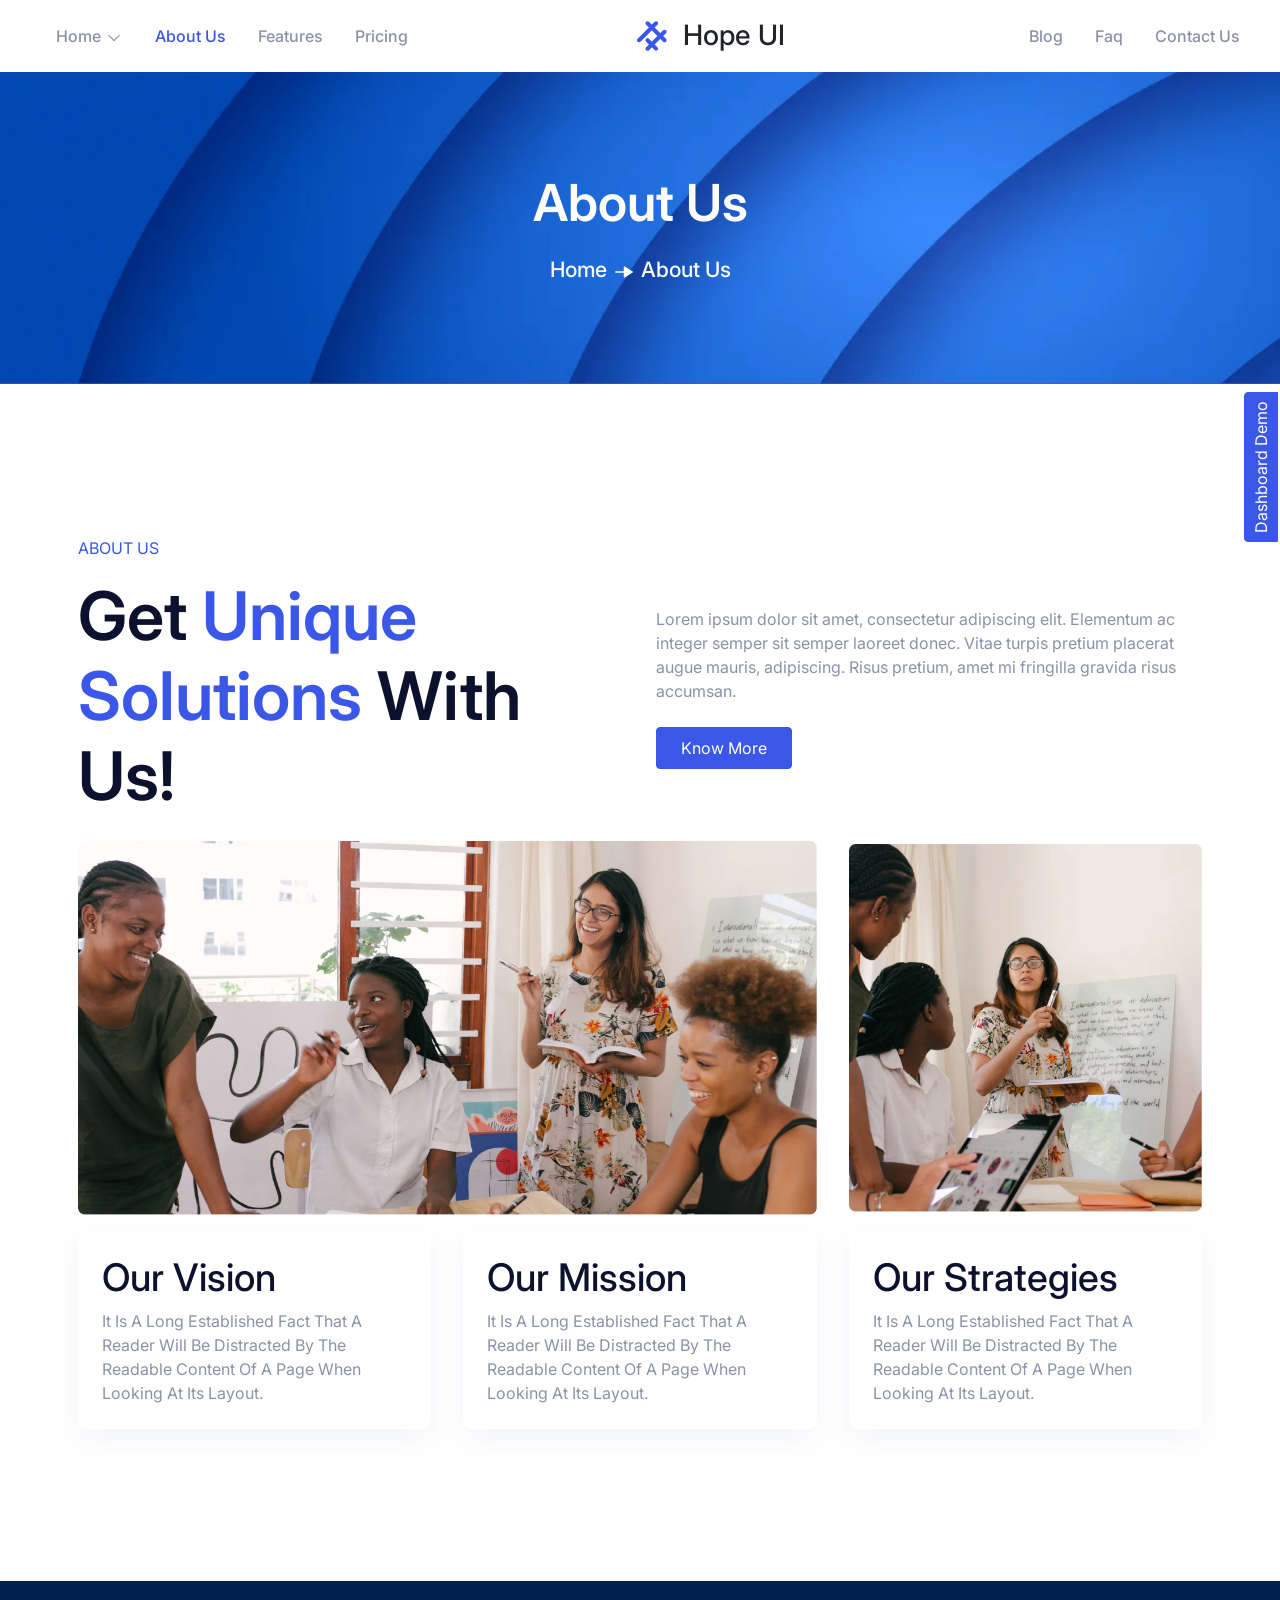
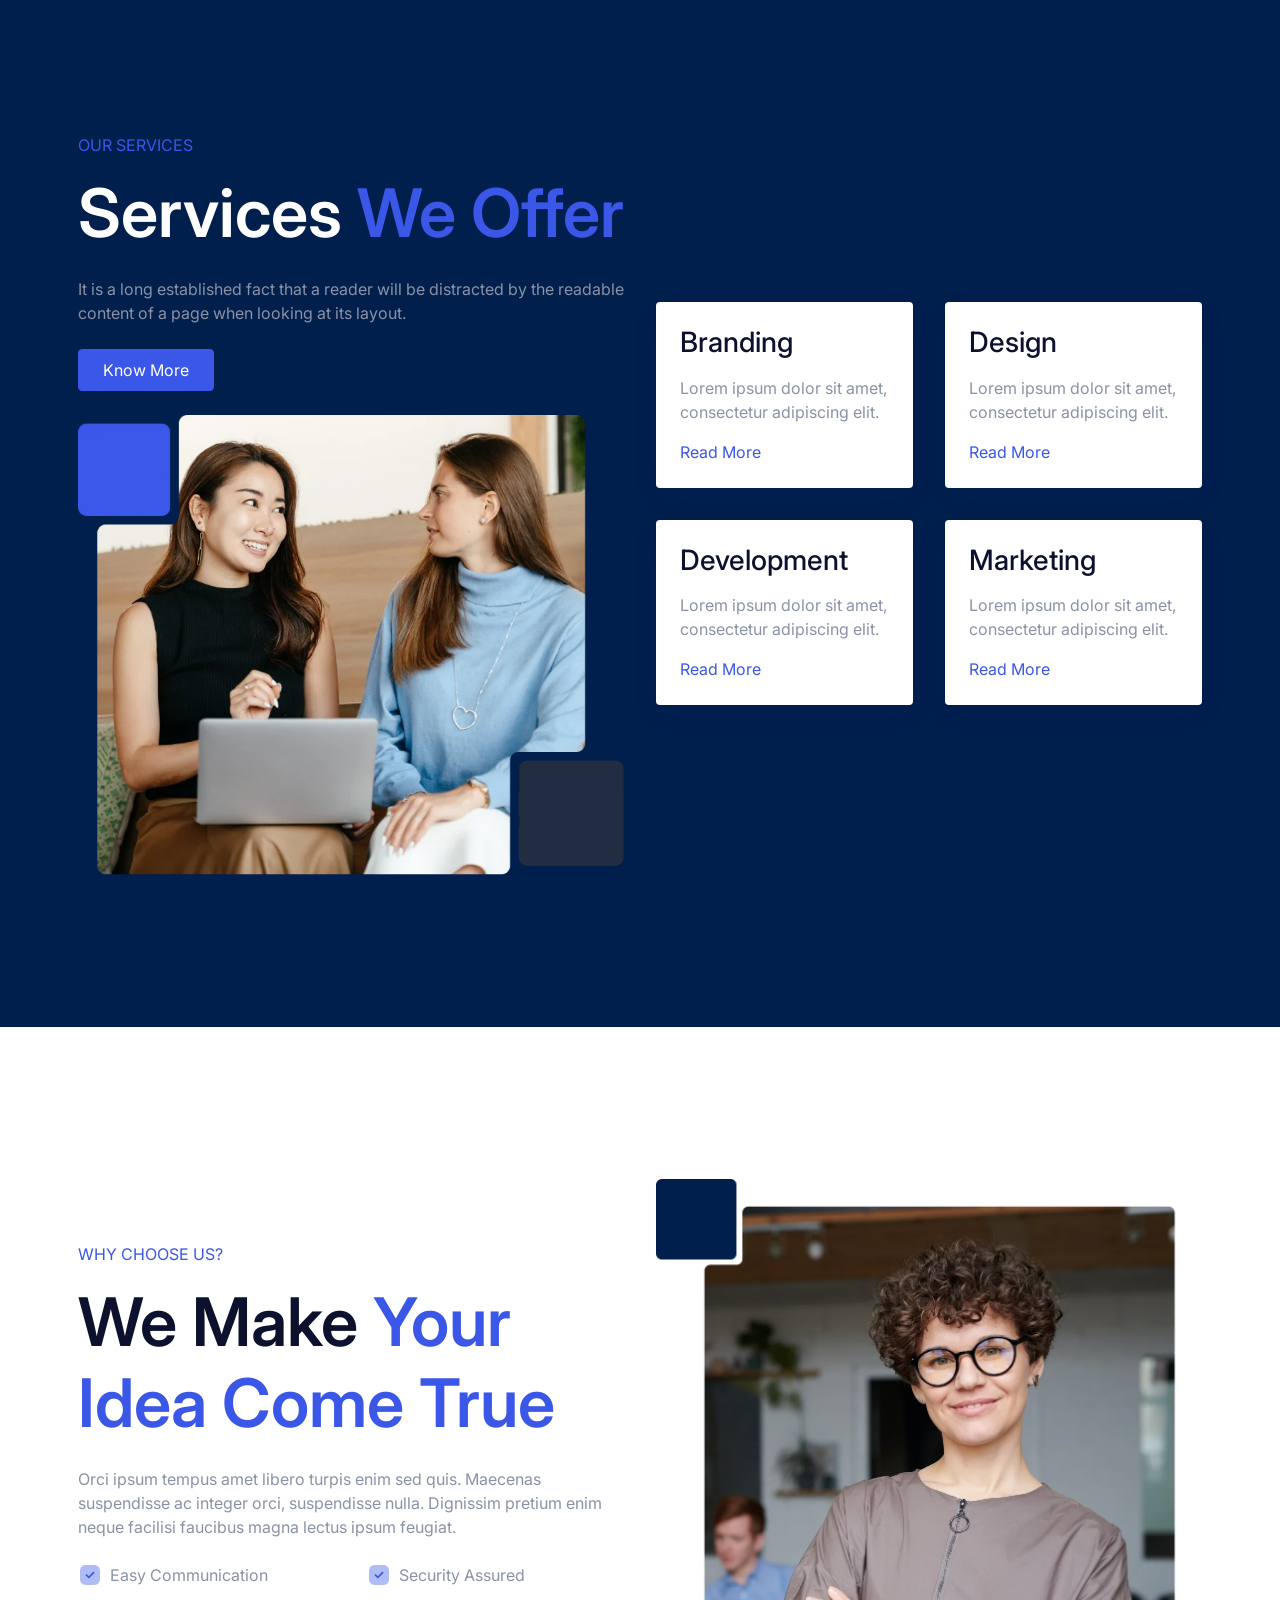
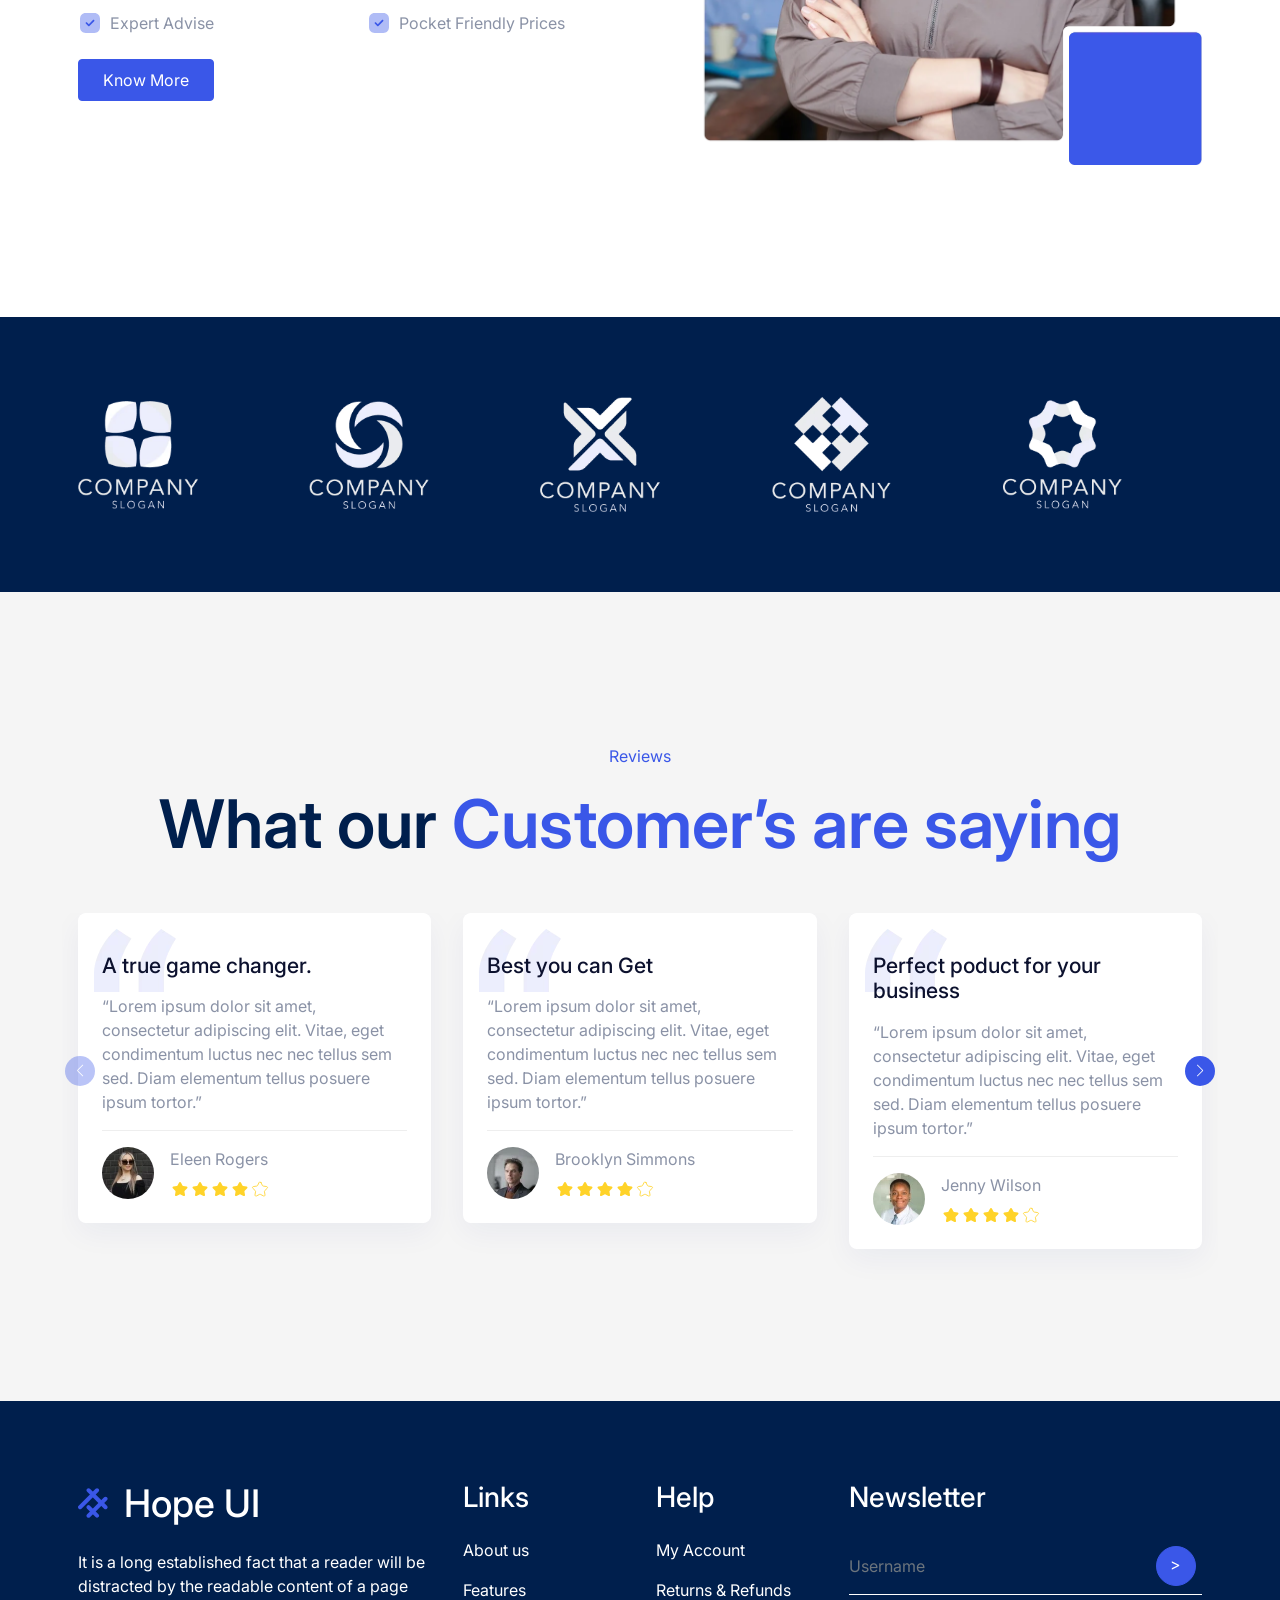
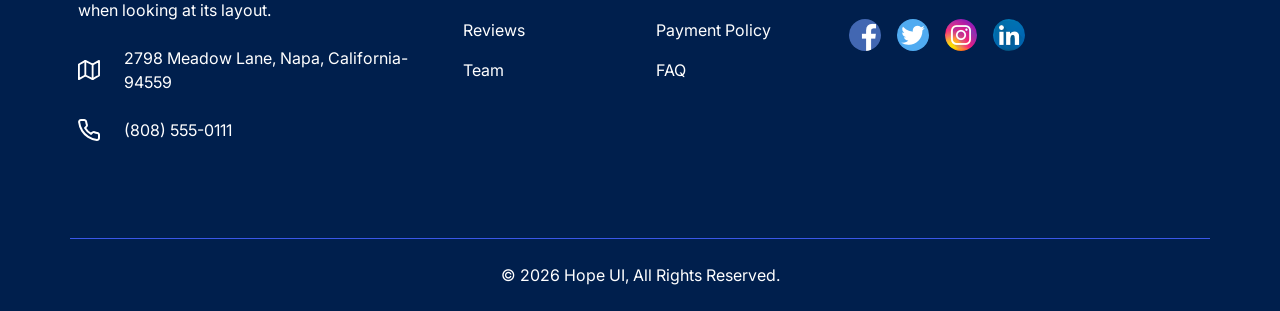
<file: html/landing-pages/about.html>
<!doctype html>
<html lang="en" dir="ltr" class="landing-pages">
  <head>
    <meta charset="utf-8">
      <meta name="viewport" content="width=device-width, initial-scale=1, shrink-to-fit=no">
      <title>Hope UI | Responsive Bootstrap 5 Admin Dashboard Template</title>
      
      <!-- Favicon -->
      <link rel="shortcut icon" href="../assets/images/favicon.ico">
      
      <!-- Library / Plugin Css Build -->
      <link rel="stylesheet" href="../assets/css/core/libs.min.css">
      
      
      <!-- Hope Ui Design System Css -->
      <link rel="stylesheet" href="../assets/css/hope-ui.min.css?v=4.0.0">
      
      <!-- Custom Css -->
      <link rel="stylesheet" href="../assets/css/custom.min.css?v=4.0.0">
      
      <!-- Dark Css -->
      <link rel="stylesheet" href="../assets/css/dark.min.css">
      
      <!-- Customizer Css -->
      <link rel="stylesheet" href="../assets/css/customizer.min.css">
      
      <!-- RTL Css -->
      <link rel="stylesheet" href="../assets/css/rtl.min.css">
      
      
      <!-- SwiperSlider css -->
      <link rel="stylesheet" href="../assets/vendor/swiperSlider/swiper-bundle.min.css">
      <link rel="stylesheet" href="../landing-pages/assets/css/landing-pages.min.css">  </head>
  <body class=" body-bg landing-pages">
    <span class="screen-darken"></span>
    <!-- loader-Start -->
    <div id="loading">
      <div class="loader simple-loader">
          <div class="loader-body">
          </div>
      </div>    </div>
    <!-- loader-END -->
    <!-- Wrapper-start -->
    <main class="main-content">
      <div class="position-relative">
        <!-- Nav-Start -->
          <nav class="nav navbar navbar-expand-xl navbar-light iq-navbar header-hover-menu">
            <div class="container-fluid navbar-inner">
              <div class="d-flex align-items-center justify-content-between w-100 landing-header">
                <div class="d-flex align-items-center d-xl-none">
                      <button data-trigger="navbar_main" class="d-xl-none btn btn-primary rounded-pill p-1 pt-0" type="button">
                          <svg width="20px" class="icon-20" viewBox="0 0 24 24">
                          <path fill="currentColor" d="M4,11V13H16L10.5,18.5L11.92,19.92L19.84,12L11.92,4.08L10.5,5.5L16,11H4Z"></path>
                      </svg>
                      </button>
                      <a href="../landing-pages/index.html" class="navbar-brand ms-3  d-xl-none">
                          <!--Logo start-->
                          <svg class="icon-30 text-primary" width="30"  viewBox="0 0 30 30" fill="none" xmlns="http://www.w3.org/2000/svg">
                              <rect x="-0.757324" y="19.2427" width="28" height="4" rx="2" transform="rotate(-45 -0.757324 19.2427)" fill="currentColor"></rect>
                              <rect x="7.72803" y="27.728" width="28" height="4" rx="2" transform="rotate(-45 7.72803 27.728)" fill="currentColor"></rect>
                              <rect x="10.5366" y="16.3945" width="16" height="4" rx="2" transform="rotate(45 10.5366 16.3945)" fill="currentColor"></rect>
                              <rect x="10.5562" y="-0.556152" width="28" height="4" rx="2" transform="rotate(45 10.5562 -0.556152)" fill="currentColor"></rect>
                          </svg>
                          <!--logo End-->        <h5 class="logo-title">Hope UI</h5>
                      </a>
                  </div>
                 <!-- Horizontal Menu Start -->
                 <nav id="navbar_main" class="mobile-offcanvas nav navbar navbar-expand-xl hover-nav horizontal-nav">
                 <div class="container-fluid p-lg-0">
                    <div class="offcanvas-header px-0">
                        <div class="navbar-brand ms-3">
                           <a href="landing-pages/index.html" class="navbar-brand m-0">
                             <!--Logo start-->
                             <svg class="icon-30 text-primary" width="30"  viewBox="0 0 30 30" fill="none" xmlns="http://www.w3.org/2000/svg">
                                 <rect x="-0.757324" y="19.2427" width="28" height="4" rx="2" transform="rotate(-45 -0.757324 19.2427)" fill="currentColor"></rect>
                                 <rect x="7.72803" y="27.728" width="28" height="4" rx="2" transform="rotate(-45 7.72803 27.728)" fill="currentColor"></rect>
                                 <rect x="10.5366" y="16.3945" width="16" height="4" rx="2" transform="rotate(45 10.5366 16.3945)" fill="currentColor"></rect>
                                 <rect x="10.5562" y="-0.556152" width="28" height="4" rx="2" transform="rotate(45 10.5562 -0.556152)" fill="currentColor"></rect>
                             </svg>
                             <!--logo End-->
                             <h5 class="logo-title">Hope UI</h5>
                         </a>
                       </div>
                       <button class="btn-close float-end px-3"></button>
                    </div>
                   <ul class="navbar-nav iq-nav-menu  list-unstyled" id="header-menu">
                       <li class="nav-item ">
                         <a class="nav-link menu-arrow justify-content-start" data-bs-toggle="collapse" href="#homeData" role="button" aria-expanded="false" aria-controls="homeData">
                         <span class="item-name">Home</span>
                         <svg fill="none" xmlns="http://www.w3.org/2000/svg" class="icon-18" width="18" height="18" viewBox="0 0 24 24"><path d="M19 8.5L12 15.5L5 8.5" stroke="currentColor" stroke-width="1.5" stroke-linecap="round" stroke-linejoin="round"></path></svg>
                         </a>
                         <ul class="iq-header-sub-menu list-unstyled collapse" id="homeData">
                             <li class="nav-item"><a class="nav-link " href="../landing-pages/index.html">App Landing Page</a></li>
                             <li class="nav-item">
                             <a class="nav-link " href="../landing-pages/software-landing-page.html">
                                 Software Landing Page
                             </a>
                            </li>
                         </ul>
                     </li>
                       <li class="nav-item"><a class="nav-link active" href="../landing-pages/about.html">About Us </a></li>
                       <li class="nav-item"><a class="nav-link " href="../landing-pages/feature.html"> Features </a></li>
                       <li class="nav-item"><a class="nav-link " href="../landing-pages/pricing.html">Pricing</a></li>
                       <li class="nav-item d-xl-none"><a class="nav-link " href="../landing-pages/blog.html">Blog</a></li>
                       <li class="nav-item d-xl-none"><a class="nav-link " href="../landing-pages/faq.html">Faq</a></li>
                       <li class="nav-item d-xl-none"><a class="nav-link " href="../landing-pages/contact-us.html">Contact Us</a></li>
                    </ul>
                 </div> <!-- container-fluid.// -->
                 </nav>
                 <!-- Sidebar Menu End -->        <a href="../landing-pages/index.html" class="navbar-brand m-0 d-xl-flex d-none">
                      <!--Logo start-->
                      <svg class="icon-30 text-primary" width="30"  viewBox="0 0 30 30" fill="none" xmlns="http://www.w3.org/2000/svg">
                          <rect x="-0.757324" y="19.2427" width="28" height="4" rx="2" transform="rotate(-45 -0.757324 19.2427)" fill="currentColor"></rect>
                          <rect x="7.72803" y="27.728" width="28" height="4" rx="2" transform="rotate(-45 7.72803 27.728)" fill="currentColor"></rect>
                          <rect x="10.5366" y="16.3945" width="16" height="4" rx="2" transform="rotate(45 10.5366 16.3945)" fill="currentColor"></rect>
                          <rect x="10.5562" y="-0.556152" width="28" height="4" rx="2" transform="rotate(45 10.5562 -0.556152)" fill="currentColor"></rect>
                      </svg>
                      <!--logo End-->
                      <h5 class="logo-title">Hope UI</h5>
                  </a>
                  <ul class="d-block d-xl-none list-unstyled m-0">
                    <li class="nav-item dropdown iq-responsive-menu ">
                        <div class="btn btn-sm bg-body" id="navbarDropdown-search-11" role="button" data-bs-toggle="dropdown" aria-expanded="false">
                            <svg class="icon-20" width="20" viewBox="0 0 24 24" fill="none" xmlns="http://www.w3.org/2000/svg">
                                <circle cx="11.7669" cy="11.7666" r="8.98856" stroke="currentColor" stroke-width="1.5" stroke-linecap="round" stroke-linejoin="round"></circle>
                                <path d="M18.0186 18.4851L21.5426 22" stroke="currentColor" stroke-width="1.5" stroke-linecap="round" stroke-linejoin="round"></path>
                            </svg>
                        </div>
                        <ul class="dropdown-menu dropdown-menu-end" aria-labelledby="navbarDropdown-search-11" style="width: 18rem;">
                            <li class="px-3 py-0">
                                <div class="form-group input-group mb-0">
                                <input type="text" class="form-control" placeholder="Search...">
                                <span class="input-group-text">
                                    <svg class="icon-20" width="20" height="20" viewBox="0 0 24 24" fill="none" xmlns="http://www.w3.org/2000/svg">
                                        <circle cx="11.7669" cy="11.7666" r="8.98856" stroke="currentColor" stroke-width="1.5" stroke-linecap="round" stroke-linejoin="round"></circle>
                                        <path d="M18.0186 18.4851L21.5426 22" stroke="currentColor" stroke-width="1.5" stroke-linecap="round" stroke-linejoin="round"></path>
                                    </svg>
                                </span>
                                </div>
                            </li>
                        </ul>
                    </li>
                  </ul>
                  
                <ul class=" navbar-nav  align-items-center navbar-list d-none d-xl-flex">
                  <li class="nav-item"><a class="nav-link " href="../landing-pages/blog.html">Blog</a></li>
                  <li class="nav-item"><a class="nav-link " href="../landing-pages/faq.html">Faq</a></li>
                  <li class="nav-item"><a class="nav-link " href="../landing-pages/contact-us.html">Contact Us</a></li>
                </ul>
               </div>
            </div>
          </nav>        <!--Nav-End-->
      </div>
<div class="sub-header">
    <div class="container">
        <div class="row">
            <div class="col-lg-12 text-center">
                <h3 class="text-white mb-4">About Us</h3>
                <h6 class="text-white">Home  <svg fill="none" xmlns="http://www.w3.org/2000/svg" width="24" height="24" viewBox="0 0 24 24">
                <path d="M12.1415 6.5899C11.9075 6.71614 11.7616 6.95618 11.7616 7.21726V11.2827H3.73429C3.32896 11.2827 3 11.604 3 12C3 12.3959 3.32896 12.7172 3.73429 12.7172H11.7616V16.7827C11.7616 17.0447 11.9075 17.2848 12.1415 17.4101C12.3755 17.5372 12.6614 17.5286 12.8875 17.39L20.6573 12.6073C20.8708 12.4753 21 12.2467 21 12C21 11.7532 20.8708 11.5247 20.6573 11.3927L12.8875 6.60998C12.7681 6.5373 12.632 6.5 12.4959 6.5C12.3745 6.5 12.2521 6.5306 12.1415 6.5899Z" fill="currentColor" />
                </svg> About Us</h6>
            </div>
        </div>
    </div>
</div><div class="section-padding bg-white">
    <div class="container">
        <div class="row align-items-center">
            <div class="col-md-6">
                <p class="mb-3 text-uppercase text-primary">
                    about us
                </p>
                <h2 class=" mb-4">Get <span class="text-primary">Unique <br>Solutions</span> With Us!</h2>
            </div>
            <div class="col-md-6 ">
                <p class="mb-0">Lorem ipsum dolor sit amet, consectetur adipiscing elit. Elementum ac integer semper sit
                    semper laoreet donec. Vitae turpis pretium placerat augue mauris, adipiscing. Risus pretium, amet mi
                    fringilla gravida risus accumsan.</p>
                <a href="#" class="btn btn-primary mt-4">Know More</a>
            </div>
            <div class="col-md-8 mb-3 mt-4 mt-md-0">
                <img src="../landing-pages/assets/images/home-4/banner-left.webp" alt="" class="img-fluid ">
            </div>
            <div class="col-md-4 mb-3">
                <img src="../landing-pages/assets/images/home-4/banner-right.webp" alt="" class="img-fluid ">
            </div>
            <div class="col-md-4 mt-4 mt-lg-0">
                <div class="card  mb-lg-0">
                    <div class="card-body">
                        <h4 class="mb-2">Our Vision</h4>
                        <p class="mb-0">
                            It Is A Long Established Fact That A Reader Will Be Distracted By The Readable Content Of A
                            Page When Looking At Its Layout.
                        </p>
                    </div>
                </div>
            </div>
            <div class="col-md-4  ">
                <div class="card mb-lg-0">
                    <div class="card-body">
                        <h4 class="mb-2">Our Mission</h4>
                        <p class="mb-0">
                            It Is A Long Established Fact That A Reader Will Be Distracted By The Readable Content Of A
                            Page When Looking At Its Layout.
                        </p>
                    </div>
                </div>
            </div>
            <div class="col-md-4">
                <div class="card  mb-lg-0">
                    <div class="card-body">
                        <h4 class="mb-2">Our Strategies</h4>
                        <p class="mb-0">
                            It Is A Long Established Fact That A Reader Will Be Distracted By The Readable Content Of A
                            Page When Looking At Its Layout.
                        </p>
                    </div>
                </div>
            </div>
        </div>
    </div>
</div>
<div class="section-padding bg-secondary">
    <div class="container">
        <div class="row align-items-center">
            <div class="col-md-6">
                <p class="mb-3 text-uppercase text-primary">
                    our services
                </p>
                <h2 class=" mb-4 text-white">Services <span class="text-primary">We Offer</span></h2>
                <p class="mb-0">It is a long established fact that a reader will be distracted by the readable content
                    of a page when looking at its layout. </p>
                <a  href="#" class="btn btn-primary mt-4">Know More</a>
                <img src="../landing-pages/assets/images/home-4/service.webp" alt="" class="img-fluid mt-4">
            </div>
            <div class="col-md-6">
                <div class="row  row-cols-1 row-cols-lg-2">
                    <div class="col">
                        <div class="card services-box  rounded-1">
                            <div class="card-body">
                                <h5 class="mb-3">Branding</h5>
                                <p>Lorem ipsum dolor sit amet, consectetur adipiscing elit. </p>
                                <a href="#">Read More</a>
                            </div>
                        </div>
                    </div>
                    <div class="col">
                        <div class="card services-box  rounded-1">
                            <div class="card-body">
                                <h5 class="mb-3">Design</h5>
                                <p>Lorem ipsum dolor sit amet, consectetur adipiscing elit. </p>
                                <a href="#">Read More</a>
                            </div>
                        </div>
                    </div>
                    <div class="col">
                        <div class="card services-box mb-lg-0  rounded-1">
                            <div class="card-body">
                                <h5 class="mb-3">Development</h5>
                                <p>Lorem ipsum dolor sit amet, consectetur adipiscing elit. </p>
                                <a href="#">Read More</a>
                            </div>
                        </div>
                    </div>
                    <div class="col">
                        <div class="card services-box mb-lg-0  rounded-1">
                            <div class="card-body">
                                <h5 class="mb-3">Marketing</h5>
                                <p>Lorem ipsum dolor sit amet, consectetur adipiscing elit. </p>
                                <a href="#">Read More</a>
                            </div>
                        </div>
                    </div>
                </div>
            </div>
        </div>
    </div>
</div>
<div class="section-padding bg-white">
    <div class="container">
        <div class="row align-items-center">
            <div class="col-md-6">
                <p class="mb-3 text-uppercase text-primary">
                    Why choose us?
                </p>
                <h2 class=" mb-4">We Make <span class="text-primary">Your <br>Idea Come True</span></h2>
                <p class="mb-4">Orci ipsum tempus amet libero turpis enim sed quis. Maecenas suspendisse ac integer
                    orci, suspendisse nulla. Dignissim pretium enim neque facilisi faucibus magna lectus ipsum feugiat.
                </p>
                <div class="row row-cols-1 row-cols-lg-2">
                    <div class="col mb-4">
                        <div class="d-flex align-items-center">
                            <svg width="24" height="24" class="me-2" viewBox="0 0 24 24" fill="none"
                                xmlns="http://www.w3.org/2000/svg">
                                <path opacity="0.4"
                                    d="M16.3402 1.99976H7.67024C4.28024 1.99976 2.00024 4.37976 2.00024 7.91976V16.0898C2.00024 19.6198 4.28024 21.9998 7.67024 21.9998H16.3402C19.7302 21.9998 22.0002 19.6198 22.0002 16.0898V7.91976C22.0002 4.37976 19.7302 1.99976 16.3402 1.99976Z"
                                    fill="#3A57E8" />
                                <path
                                    d="M10.8133 15.248C10.5893 15.248 10.3653 15.163 10.1943 14.992L7.82132 12.619C7.47932 12.277 7.47932 11.723 7.82132 11.382C8.16332 11.04 8.71632 11.039 9.05832 11.381L10.8133 13.136L14.9413 9.00796C15.2833 8.66596 15.8363 8.66596 16.1783 9.00796C16.5203 9.34996 16.5203 9.90396 16.1783 10.246L11.4323 14.992C11.2613 15.163 11.0373 15.248 10.8133 15.248Z"
                                    fill="#3A57E8" />
                            </svg>
                            Easy Communication
                        </div>
                    </div>
                    <div class="col mb-4">
                        <div class="d-flex align-items-center">
                            <svg width="24" class="me-2" height="24" viewBox="0 0 24 24" fill="none"
                                xmlns="http://www.w3.org/2000/svg">
                                <path opacity="0.4"
                                    d="M16.3402 1.99976H7.67024C4.28024 1.99976 2.00024 4.37976 2.00024 7.91976V16.0898C2.00024 19.6198 4.28024 21.9998 7.67024 21.9998H16.3402C19.7302 21.9998 22.0002 19.6198 22.0002 16.0898V7.91976C22.0002 4.37976 19.7302 1.99976 16.3402 1.99976Z"
                                    fill="#3A57E8" />
                                <path
                                    d="M10.8133 15.248C10.5893 15.248 10.3653 15.163 10.1943 14.992L7.82132 12.619C7.47932 12.277 7.47932 11.723 7.82132 11.382C8.16332 11.04 8.71632 11.039 9.05832 11.381L10.8133 13.136L14.9413 9.00796C15.2833 8.66596 15.8363 8.66596 16.1783 9.00796C16.5203 9.34996 16.5203 9.90396 16.1783 10.246L11.4323 14.992C11.2613 15.163 11.0373 15.248 10.8133 15.248Z"
                                    fill="#3A57E8" />
                            </svg>
                            Security Assured
                        </div>
                    </div>
                    <div class="col mb-4">
                        <div class="d-flex align-items-center">
                            <svg width="24" class="me-2" height="24" viewBox="0 0 24 24" fill="none"
                                xmlns="http://www.w3.org/2000/svg">
                                <path opacity="0.4"
                                    d="M16.3402 1.99976H7.67024C4.28024 1.99976 2.00024 4.37976 2.00024 7.91976V16.0898C2.00024 19.6198 4.28024 21.9998 7.67024 21.9998H16.3402C19.7302 21.9998 22.0002 19.6198 22.0002 16.0898V7.91976C22.0002 4.37976 19.7302 1.99976 16.3402 1.99976Z"
                                    fill="#3A57E8" />
                                <path
                                    d="M10.8133 15.248C10.5893 15.248 10.3653 15.163 10.1943 14.992L7.82132 12.619C7.47932 12.277 7.47932 11.723 7.82132 11.382C8.16332 11.04 8.71632 11.039 9.05832 11.381L10.8133 13.136L14.9413 9.00796C15.2833 8.66596 15.8363 8.66596 16.1783 9.00796C16.5203 9.34996 16.5203 9.90396 16.1783 10.246L11.4323 14.992C11.2613 15.163 11.0373 15.248 10.8133 15.248Z"
                                    fill="#3A57E8" />
                            </svg>
                            Expert Advise
                        </div>
                    </div>
                    <div class="col mb-4">
                        <div class="d-flex align-items-center">
                            <svg width="24" class="me-2" height="24" viewBox="0 0 24 24" fill="none"
                                xmlns="http://www.w3.org/2000/svg">
                                <path opacity="0.4"
                                    d="M16.3402 1.99976H7.67024C4.28024 1.99976 2.00024 4.37976 2.00024 7.91976V16.0898C2.00024 19.6198 4.28024 21.9998 7.67024 21.9998H16.3402C19.7302 21.9998 22.0002 19.6198 22.0002 16.0898V7.91976C22.0002 4.37976 19.7302 1.99976 16.3402 1.99976Z"
                                    fill="#3A57E8" />
                                <path
                                    d="M10.8133 15.248C10.5893 15.248 10.3653 15.163 10.1943 14.992L7.82132 12.619C7.47932 12.277 7.47932 11.723 7.82132 11.382C8.16332 11.04 8.71632 11.039 9.05832 11.381L10.8133 13.136L14.9413 9.00796C15.2833 8.66596 15.8363 8.66596 16.1783 9.00796C16.5203 9.34996 16.5203 9.90396 16.1783 10.246L11.4323 14.992C11.2613 15.163 11.0373 15.248 10.8133 15.248Z"
                                    fill="#3A57E8" />
                            </svg>
                            Pocket Friendly Prices
                        </div>
                    </div>
                </div>
                <a href="#" class="btn btn-primary">Know More</a>
            </div>
            <div class="col-md-6 mt-4 mt-md-0">
                <img src="../landing-pages/assets/images/home-4/Image-1.webp" alt="" class="img-fluid ">
            </div>
        </div>
    </div>
</div>
<div class="inner-box bg-secondary">
    <div class="container">
        <div class="row row-cols-1 row-cols-sm-2 row-cols-md-5 align-items-center ">
            <div class="col mb-md-0 mb-5">
                <img src="../landing-pages/assets/images/home-1/07.webp" alt="client-details" class="img-fluid client-img" loading="lazy">
            </div>
            <div class="col mb-md-0 mb-5">
                <img src="../landing-pages/assets/images/home-1/08.webp" alt="client-details" class="img-fluid client-img" loading="lazy">
            </div>
            <div class="col mb-md-0 mb-5">
                <img src="../landing-pages/assets/images/home-1/09.webp" alt="client-details" class="img-fluid client-img" loading="lazy">
            </div>
            <div class="col mb-md-0 mb-5">
                <img src="../landing-pages/assets/images/home-1/10.webp" alt="client-details" class="img-fluid client-img" loading="lazy">
            </div>
            <div class="col">
                <img src="../landing-pages/assets/images/home-1/11.webp" alt="client-details" class="img-fluid client-img" loading="lazy">
            </div>
        </div>
    </div>
</div>
<div class="section-card-padding">
    <div class="container">
        <div class="row align-items-center">
            <div class="col-lg-12 text-center">
                <p class="mb-3 text-primary">Reviews</p>
                <h2 class="mb-5 text-secondary">What our <span class="text-primary">Customer’s are saying</span></h2>
            </div>
            <div class="overflow-hidden slider-circle-btn" id="testimonial-one-slider">
                <ul class="p-0 m-0  swiper-wrapper list-inline">
                    <li class="swiper-slide card-slide card overflow-hidden ">
                        <div class=" position-relative">
                            <div class="shape">
                                <img src="../landing-pages/assets/images/home-2/shape.webp" alt="01" class="img-fluid">
                            </div>
                            <div class="card-body position-relative">
                                <h6 class="mb-3 mt-3">A true game changer.</h6>
                                <p>“Lorem ipsum dolor sit amet, consectetur adipiscing elit. Vitae, eget condimentum
                                                luctus nec nec tellus sem sed. Diam elementum tellus posuere ipsum tortor.”</p>
                                <div class="border-bottom"></div>
                                <div class="d-flex align-items-center mt-3">
                                    <img src="../landing-pages/assets/images/home-2/user-1.webp" alt="01" class="img-fluid  rounded-pill">
                                    <div class="ms-3">
                                        <p class="mb-2">Eleen Rogers</p>
                                        <div class="d-flex align-items-center">
                                                        <svg class="icon-20" xmlns="http://www.w3.org/2000/svg" width="20" viewBox="0 0 24 24" fill="none">
                                                            <path fill-rule="evenodd" clip-rule="evenodd" d="M13.1043 4.17701L14.9317 7.82776C15.1108 8.18616 15.4565 8.43467 15.8573 8.49218L19.9453 9.08062C20.9554 9.22644 21.3573 10.4505 20.6263 11.1519L17.6702 13.9924C17.3797 14.2718 17.2474 14.6733 17.3162 15.0676L18.0138 19.0778C18.1856 20.0698 17.1298 20.8267 16.227 20.3574L12.5732 18.4627C12.215 18.2768 11.786 18.2768 11.4268 18.4627L7.773 20.3574C6.87023 20.8267 5.81439 20.0698 5.98724 19.0778L6.68385 15.0676C6.75257 14.6733 6.62033 14.2718 6.32982 13.9924L3.37368 11.1519C2.64272 10.4505 3.04464 9.22644 4.05466 9.08062L8.14265 8.49218C8.54354 8.43467 8.89028 8.18616 9.06937 7.82776L10.8957 4.17701C11.3477 3.27433 12.6523 3.27433 13.1043 4.17701Z" fill="#FFD329"/>
                                                        </svg>
                                                        <svg class="icon-20" xmlns="http://www.w3.org/2000/svg" width="20" viewBox="0 0 24 24" fill="none">
                                                            <path fill-rule="evenodd" clip-rule="evenodd" d="M13.1043 4.17701L14.9317 7.82776C15.1108 8.18616 15.4565 8.43467 15.8573 8.49218L19.9453 9.08062C20.9554 9.22644 21.3573 10.4505 20.6263 11.1519L17.6702 13.9924C17.3797 14.2718 17.2474 14.6733 17.3162 15.0676L18.0138 19.0778C18.1856 20.0698 17.1298 20.8267 16.227 20.3574L12.5732 18.4627C12.215 18.2768 11.786 18.2768 11.4268 18.4627L7.773 20.3574C6.87023 20.8267 5.81439 20.0698 5.98724 19.0778L6.68385 15.0676C6.75257 14.6733 6.62033 14.2718 6.32982 13.9924L3.37368 11.1519C2.64272 10.4505 3.04464 9.22644 4.05466 9.08062L8.14265 8.49218C8.54354 8.43467 8.89028 8.18616 9.06937 7.82776L10.8957 4.17701C11.3477 3.27433 12.6523 3.27433 13.1043 4.17701Z" fill="#FFD329"/>
                                                        </svg>
                                                        <svg class="icon-20" xmlns="http://www.w3.org/2000/svg" width="20" viewBox="0 0 24 24" fill="none">
                                                            <path fill-rule="evenodd" clip-rule="evenodd" d="M13.1043 4.17701L14.9317 7.82776C15.1108 8.18616 15.4565 8.43467 15.8573 8.49218L19.9453 9.08062C20.9554 9.22644 21.3573 10.4505 20.6263 11.1519L17.6702 13.9924C17.3797 14.2718 17.2474 14.6733 17.3162 15.0676L18.0138 19.0778C18.1856 20.0698 17.1298 20.8267 16.227 20.3574L12.5732 18.4627C12.215 18.2768 11.786 18.2768 11.4268 18.4627L7.773 20.3574C6.87023 20.8267 5.81439 20.0698 5.98724 19.0778L6.68385 15.0676C6.75257 14.6733 6.62033 14.2718 6.32982 13.9924L3.37368 11.1519C2.64272 10.4505 3.04464 9.22644 4.05466 9.08062L8.14265 8.49218C8.54354 8.43467 8.89028 8.18616 9.06937 7.82776L10.8957 4.17701C11.3477 3.27433 12.6523 3.27433 13.1043 4.17701Z" fill="#FFD329"/>
                                                        </svg>
                                                        <svg class="icon-20" xmlns="http://www.w3.org/2000/svg" width="20" viewBox="0 0 24 24" fill="none">
                                                            <path fill-rule="evenodd" clip-rule="evenodd" d="M13.1043 4.17701L14.9317 7.82776C15.1108 8.18616 15.4565 8.43467 15.8573 8.49218L19.9453 9.08062C20.9554 9.22644 21.3573 10.4505 20.6263 11.1519L17.6702 13.9924C17.3797 14.2718 17.2474 14.6733 17.3162 15.0676L18.0138 19.0778C18.1856 20.0698 17.1298 20.8267 16.227 20.3574L12.5732 18.4627C12.215 18.2768 11.786 18.2768 11.4268 18.4627L7.773 20.3574C6.87023 20.8267 5.81439 20.0698 5.98724 19.0778L6.68385 15.0676C6.75257 14.6733 6.62033 14.2718 6.32982 13.9924L3.37368 11.1519C2.64272 10.4505 3.04464 9.22644 4.05466 9.08062L8.14265 8.49218C8.54354 8.43467 8.89028 8.18616 9.06937 7.82776L10.8957 4.17701C11.3477 3.27433 12.6523 3.27433 13.1043 4.17701Z" fill="#FFD329"/>
                                                        </svg>
                                                        <svg class="icon-20" xmlns="http://www.w3.org/2000/svg" width="20" viewBox="0 0 24 24" fill="none">
                                                            <path fill-rule="evenodd" clip-rule="evenodd" d="M13.1043 4.17701L14.9317 7.82776C15.1108 8.18616 15.4565 8.43467 15.8573 8.49218L19.9453 9.08062C20.9554 9.22644 21.3573 10.4505 20.6263 11.1519L17.6702 13.9924C17.3797 14.2718 17.2474 14.6733 17.3162 15.0676L18.0138 19.0778C18.1856 20.0698 17.1298 20.8267 16.227 20.3574L12.5732 18.4627C12.215 18.2768 11.786 18.2768 11.4268 18.4627L7.773 20.3574C6.87023 20.8267 5.81439 20.0698 5.98724 19.0778L6.68385 15.0676C6.75257 14.6733 6.62033 14.2718 6.32982 13.9924L3.37368 11.1519C2.64272 10.4505 3.04464 9.22644 4.05466 9.08062L8.14265 8.49218C8.54354 8.43467 8.89028 8.18616 9.06937 7.82776L10.8957 4.17701C11.3477 3.27433 12.6523 3.27433 13.1043 4.17701Z" stroke="#FFD329" stroke-linecap="round" stroke-linejoin="round"/>
                                                        </svg>
                                        </div>
                                    </div>
                                </div> 
                            </div>
                        </div>                    </li>
                    <li class="swiper-slide card-slide card overflow-hidden ">
                        <div class=" position-relative">
                            <div class="shape">
                                <img src="../landing-pages/assets/images/home-2/shape.webp" alt="02" class="img-fluid">
                            </div>
                            <div class="card-body position-relative">
                                <h6 class="mb-3 mt-3">Best you can Get</h6>
                                <p>“Lorem ipsum dolor sit amet, consectetur adipiscing elit. Vitae, eget condimentum
                                                luctus nec nec tellus sem sed. Diam elementum tellus posuere ipsum tortor.”</p>
                                <div class="border-bottom"></div>
                                <div class="d-flex align-items-center mt-3">
                                    <img src="../landing-pages/assets/images/home-2/user-2.webp" alt="02" class="img-fluid  rounded-pill">
                                    <div class="ms-3">
                                        <p class="mb-2">Brooklyn Simmons</p>
                                        <div class="d-flex align-items-center">
                                                        <svg class="icon-20" xmlns="http://www.w3.org/2000/svg" width="20" viewBox="0 0 24 24" fill="none">
                                                            <path fill-rule="evenodd" clip-rule="evenodd" d="M13.1043 4.17701L14.9317 7.82776C15.1108 8.18616 15.4565 8.43467 15.8573 8.49218L19.9453 9.08062C20.9554 9.22644 21.3573 10.4505 20.6263 11.1519L17.6702 13.9924C17.3797 14.2718 17.2474 14.6733 17.3162 15.0676L18.0138 19.0778C18.1856 20.0698 17.1298 20.8267 16.227 20.3574L12.5732 18.4627C12.215 18.2768 11.786 18.2768 11.4268 18.4627L7.773 20.3574C6.87023 20.8267 5.81439 20.0698 5.98724 19.0778L6.68385 15.0676C6.75257 14.6733 6.62033 14.2718 6.32982 13.9924L3.37368 11.1519C2.64272 10.4505 3.04464 9.22644 4.05466 9.08062L8.14265 8.49218C8.54354 8.43467 8.89028 8.18616 9.06937 7.82776L10.8957 4.17701C11.3477 3.27433 12.6523 3.27433 13.1043 4.17701Z" fill="#FFD329"/>
                                                        </svg>
                                                        <svg class="icon-20" xmlns="http://www.w3.org/2000/svg" width="20" viewBox="0 0 24 24" fill="none">
                                                            <path fill-rule="evenodd" clip-rule="evenodd" d="M13.1043 4.17701L14.9317 7.82776C15.1108 8.18616 15.4565 8.43467 15.8573 8.49218L19.9453 9.08062C20.9554 9.22644 21.3573 10.4505 20.6263 11.1519L17.6702 13.9924C17.3797 14.2718 17.2474 14.6733 17.3162 15.0676L18.0138 19.0778C18.1856 20.0698 17.1298 20.8267 16.227 20.3574L12.5732 18.4627C12.215 18.2768 11.786 18.2768 11.4268 18.4627L7.773 20.3574C6.87023 20.8267 5.81439 20.0698 5.98724 19.0778L6.68385 15.0676C6.75257 14.6733 6.62033 14.2718 6.32982 13.9924L3.37368 11.1519C2.64272 10.4505 3.04464 9.22644 4.05466 9.08062L8.14265 8.49218C8.54354 8.43467 8.89028 8.18616 9.06937 7.82776L10.8957 4.17701C11.3477 3.27433 12.6523 3.27433 13.1043 4.17701Z" fill="#FFD329"/>
                                                        </svg>
                                                        <svg class="icon-20" xmlns="http://www.w3.org/2000/svg" width="20" viewBox="0 0 24 24" fill="none">
                                                            <path fill-rule="evenodd" clip-rule="evenodd" d="M13.1043 4.17701L14.9317 7.82776C15.1108 8.18616 15.4565 8.43467 15.8573 8.49218L19.9453 9.08062C20.9554 9.22644 21.3573 10.4505 20.6263 11.1519L17.6702 13.9924C17.3797 14.2718 17.2474 14.6733 17.3162 15.0676L18.0138 19.0778C18.1856 20.0698 17.1298 20.8267 16.227 20.3574L12.5732 18.4627C12.215 18.2768 11.786 18.2768 11.4268 18.4627L7.773 20.3574C6.87023 20.8267 5.81439 20.0698 5.98724 19.0778L6.68385 15.0676C6.75257 14.6733 6.62033 14.2718 6.32982 13.9924L3.37368 11.1519C2.64272 10.4505 3.04464 9.22644 4.05466 9.08062L8.14265 8.49218C8.54354 8.43467 8.89028 8.18616 9.06937 7.82776L10.8957 4.17701C11.3477 3.27433 12.6523 3.27433 13.1043 4.17701Z" fill="#FFD329"/>
                                                        </svg>
                                                        <svg class="icon-20" xmlns="http://www.w3.org/2000/svg" width="20" viewBox="0 0 24 24" fill="none">
                                                            <path fill-rule="evenodd" clip-rule="evenodd" d="M13.1043 4.17701L14.9317 7.82776C15.1108 8.18616 15.4565 8.43467 15.8573 8.49218L19.9453 9.08062C20.9554 9.22644 21.3573 10.4505 20.6263 11.1519L17.6702 13.9924C17.3797 14.2718 17.2474 14.6733 17.3162 15.0676L18.0138 19.0778C18.1856 20.0698 17.1298 20.8267 16.227 20.3574L12.5732 18.4627C12.215 18.2768 11.786 18.2768 11.4268 18.4627L7.773 20.3574C6.87023 20.8267 5.81439 20.0698 5.98724 19.0778L6.68385 15.0676C6.75257 14.6733 6.62033 14.2718 6.32982 13.9924L3.37368 11.1519C2.64272 10.4505 3.04464 9.22644 4.05466 9.08062L8.14265 8.49218C8.54354 8.43467 8.89028 8.18616 9.06937 7.82776L10.8957 4.17701C11.3477 3.27433 12.6523 3.27433 13.1043 4.17701Z" fill="#FFD329"/>
                                                        </svg>
                                                        <svg class="icon-20" xmlns="http://www.w3.org/2000/svg" width="20" viewBox="0 0 24 24" fill="none">
                                                            <path fill-rule="evenodd" clip-rule="evenodd" d="M13.1043 4.17701L14.9317 7.82776C15.1108 8.18616 15.4565 8.43467 15.8573 8.49218L19.9453 9.08062C20.9554 9.22644 21.3573 10.4505 20.6263 11.1519L17.6702 13.9924C17.3797 14.2718 17.2474 14.6733 17.3162 15.0676L18.0138 19.0778C18.1856 20.0698 17.1298 20.8267 16.227 20.3574L12.5732 18.4627C12.215 18.2768 11.786 18.2768 11.4268 18.4627L7.773 20.3574C6.87023 20.8267 5.81439 20.0698 5.98724 19.0778L6.68385 15.0676C6.75257 14.6733 6.62033 14.2718 6.32982 13.9924L3.37368 11.1519C2.64272 10.4505 3.04464 9.22644 4.05466 9.08062L8.14265 8.49218C8.54354 8.43467 8.89028 8.18616 9.06937 7.82776L10.8957 4.17701C11.3477 3.27433 12.6523 3.27433 13.1043 4.17701Z" stroke="#FFD329" stroke-linecap="round" stroke-linejoin="round"/>
                                                        </svg>
                                        </div>
                                    </div>
                                </div> 
                            </div>
                        </div>                    </li>
                    <li class="swiper-slide card-slide card overflow-hidden ">
                        <div class=" position-relative">
                            <div class="shape">
                                <img src="../landing-pages/assets/images/home-2/shape.webp" alt="03" class="img-fluid">
                            </div>
                            <div class="card-body position-relative">
                                <h6 class="mb-3 mt-3">Perfect poduct for your
                                                business</h6>
                                <p>“Lorem ipsum dolor sit amet, consectetur adipiscing elit. Vitae, eget
                                                condimentum luctus nec nec tellus sem sed. Diam elementum tellus posuere ipsum tortor.”</p>
                                <div class="border-bottom"></div>
                                <div class="d-flex align-items-center mt-3">
                                    <img src="../landing-pages/assets/images/home-2/user-3.webp" alt="03" class="img-fluid  rounded-pill">
                                    <div class="ms-3">
                                        <p class="mb-2">Jenny Wilson</p>
                                        <div class="d-flex align-items-center">
                                                        <svg class="icon-20" xmlns="http://www.w3.org/2000/svg" width="20" viewBox="0 0 24 24" fill="none">
                                                            <path fill-rule="evenodd" clip-rule="evenodd" d="M13.1043 4.17701L14.9317 7.82776C15.1108 8.18616 15.4565 8.43467 15.8573 8.49218L19.9453 9.08062C20.9554 9.22644 21.3573 10.4505 20.6263 11.1519L17.6702 13.9924C17.3797 14.2718 17.2474 14.6733 17.3162 15.0676L18.0138 19.0778C18.1856 20.0698 17.1298 20.8267 16.227 20.3574L12.5732 18.4627C12.215 18.2768 11.786 18.2768 11.4268 18.4627L7.773 20.3574C6.87023 20.8267 5.81439 20.0698 5.98724 19.0778L6.68385 15.0676C6.75257 14.6733 6.62033 14.2718 6.32982 13.9924L3.37368 11.1519C2.64272 10.4505 3.04464 9.22644 4.05466 9.08062L8.14265 8.49218C8.54354 8.43467 8.89028 8.18616 9.06937 7.82776L10.8957 4.17701C11.3477 3.27433 12.6523 3.27433 13.1043 4.17701Z" fill="#FFD329"/>
                                                        </svg>
                                                        <svg class="icon-20" xmlns="http://www.w3.org/2000/svg" width="20" viewBox="0 0 24 24" fill="none">
                                                            <path fill-rule="evenodd" clip-rule="evenodd" d="M13.1043 4.17701L14.9317 7.82776C15.1108 8.18616 15.4565 8.43467 15.8573 8.49218L19.9453 9.08062C20.9554 9.22644 21.3573 10.4505 20.6263 11.1519L17.6702 13.9924C17.3797 14.2718 17.2474 14.6733 17.3162 15.0676L18.0138 19.0778C18.1856 20.0698 17.1298 20.8267 16.227 20.3574L12.5732 18.4627C12.215 18.2768 11.786 18.2768 11.4268 18.4627L7.773 20.3574C6.87023 20.8267 5.81439 20.0698 5.98724 19.0778L6.68385 15.0676C6.75257 14.6733 6.62033 14.2718 6.32982 13.9924L3.37368 11.1519C2.64272 10.4505 3.04464 9.22644 4.05466 9.08062L8.14265 8.49218C8.54354 8.43467 8.89028 8.18616 9.06937 7.82776L10.8957 4.17701C11.3477 3.27433 12.6523 3.27433 13.1043 4.17701Z" fill="#FFD329"/>
                                                        </svg>
                                                        <svg class="icon-20" xmlns="http://www.w3.org/2000/svg" width="20" viewBox="0 0 24 24" fill="none">
                                                            <path fill-rule="evenodd" clip-rule="evenodd" d="M13.1043 4.17701L14.9317 7.82776C15.1108 8.18616 15.4565 8.43467 15.8573 8.49218L19.9453 9.08062C20.9554 9.22644 21.3573 10.4505 20.6263 11.1519L17.6702 13.9924C17.3797 14.2718 17.2474 14.6733 17.3162 15.0676L18.0138 19.0778C18.1856 20.0698 17.1298 20.8267 16.227 20.3574L12.5732 18.4627C12.215 18.2768 11.786 18.2768 11.4268 18.4627L7.773 20.3574C6.87023 20.8267 5.81439 20.0698 5.98724 19.0778L6.68385 15.0676C6.75257 14.6733 6.62033 14.2718 6.32982 13.9924L3.37368 11.1519C2.64272 10.4505 3.04464 9.22644 4.05466 9.08062L8.14265 8.49218C8.54354 8.43467 8.89028 8.18616 9.06937 7.82776L10.8957 4.17701C11.3477 3.27433 12.6523 3.27433 13.1043 4.17701Z" fill="#FFD329"/>
                                                        </svg>
                                                        <svg class="icon-20" xmlns="http://www.w3.org/2000/svg" width="20" viewBox="0 0 24 24" fill="none">
                                                            <path fill-rule="evenodd" clip-rule="evenodd" d="M13.1043 4.17701L14.9317 7.82776C15.1108 8.18616 15.4565 8.43467 15.8573 8.49218L19.9453 9.08062C20.9554 9.22644 21.3573 10.4505 20.6263 11.1519L17.6702 13.9924C17.3797 14.2718 17.2474 14.6733 17.3162 15.0676L18.0138 19.0778C18.1856 20.0698 17.1298 20.8267 16.227 20.3574L12.5732 18.4627C12.215 18.2768 11.786 18.2768 11.4268 18.4627L7.773 20.3574C6.87023 20.8267 5.81439 20.0698 5.98724 19.0778L6.68385 15.0676C6.75257 14.6733 6.62033 14.2718 6.32982 13.9924L3.37368 11.1519C2.64272 10.4505 3.04464 9.22644 4.05466 9.08062L8.14265 8.49218C8.54354 8.43467 8.89028 8.18616 9.06937 7.82776L10.8957 4.17701C11.3477 3.27433 12.6523 3.27433 13.1043 4.17701Z" fill="#FFD329"/>
                                                        </svg>
                                                        <svg class="icon-20" xmlns="http://www.w3.org/2000/svg" width="20" viewBox="0 0 24 24" fill="none">
                                                            <path fill-rule="evenodd" clip-rule="evenodd" d="M13.1043 4.17701L14.9317 7.82776C15.1108 8.18616 15.4565 8.43467 15.8573 8.49218L19.9453 9.08062C20.9554 9.22644 21.3573 10.4505 20.6263 11.1519L17.6702 13.9924C17.3797 14.2718 17.2474 14.6733 17.3162 15.0676L18.0138 19.0778C18.1856 20.0698 17.1298 20.8267 16.227 20.3574L12.5732 18.4627C12.215 18.2768 11.786 18.2768 11.4268 18.4627L7.773 20.3574C6.87023 20.8267 5.81439 20.0698 5.98724 19.0778L6.68385 15.0676C6.75257 14.6733 6.62033 14.2718 6.32982 13.9924L3.37368 11.1519C2.64272 10.4505 3.04464 9.22644 4.05466 9.08062L8.14265 8.49218C8.54354 8.43467 8.89028 8.18616 9.06937 7.82776L10.8957 4.17701C11.3477 3.27433 12.6523 3.27433 13.1043 4.17701Z" stroke="#FFD329" stroke-linecap="round" stroke-linejoin="round"/>
                                                        </svg>
                                        </div>
                                    </div>
                                </div> 
                            </div>
                        </div>                    </li>
                    <li class="swiper-slide card-slide card overflow-hidden ">
                        <div class=" position-relative">
                            <div class="shape">
                                <img src="../landing-pages/assets/images/home-2/shape.webp" alt="01" class="img-fluid">
                            </div>
                            <div class="card-body position-relative">
                                <h6 class="mb-3 mt-3">A true game changer.</h6>
                                <p>“Lorem ipsum dolor sit amet, consectetur adipiscing elit. Vitae, eget condimentum
                                                luctus nec nec tellus sem sed. Diam elementum tellus posuere ipsum tortor.”</p>
                                <div class="border-bottom"></div>
                                <div class="d-flex align-items-center mt-3">
                                    <img src="../landing-pages/assets/images/home-2/user-1.webp" alt="01" class="img-fluid  rounded-pill">
                                    <div class="ms-3">
                                        <p class="mb-2">Eleen Rogers</p>
                                        <div class="d-flex align-items-center">
                                                        <svg class="icon-20" xmlns="http://www.w3.org/2000/svg" width="20" viewBox="0 0 24 24" fill="none">
                                                            <path fill-rule="evenodd" clip-rule="evenodd" d="M13.1043 4.17701L14.9317 7.82776C15.1108 8.18616 15.4565 8.43467 15.8573 8.49218L19.9453 9.08062C20.9554 9.22644 21.3573 10.4505 20.6263 11.1519L17.6702 13.9924C17.3797 14.2718 17.2474 14.6733 17.3162 15.0676L18.0138 19.0778C18.1856 20.0698 17.1298 20.8267 16.227 20.3574L12.5732 18.4627C12.215 18.2768 11.786 18.2768 11.4268 18.4627L7.773 20.3574C6.87023 20.8267 5.81439 20.0698 5.98724 19.0778L6.68385 15.0676C6.75257 14.6733 6.62033 14.2718 6.32982 13.9924L3.37368 11.1519C2.64272 10.4505 3.04464 9.22644 4.05466 9.08062L8.14265 8.49218C8.54354 8.43467 8.89028 8.18616 9.06937 7.82776L10.8957 4.17701C11.3477 3.27433 12.6523 3.27433 13.1043 4.17701Z" fill="#FFD329"/>
                                                        </svg>
                                                        <svg class="icon-20" xmlns="http://www.w3.org/2000/svg" width="20" viewBox="0 0 24 24" fill="none">
                                                            <path fill-rule="evenodd" clip-rule="evenodd" d="M13.1043 4.17701L14.9317 7.82776C15.1108 8.18616 15.4565 8.43467 15.8573 8.49218L19.9453 9.08062C20.9554 9.22644 21.3573 10.4505 20.6263 11.1519L17.6702 13.9924C17.3797 14.2718 17.2474 14.6733 17.3162 15.0676L18.0138 19.0778C18.1856 20.0698 17.1298 20.8267 16.227 20.3574L12.5732 18.4627C12.215 18.2768 11.786 18.2768 11.4268 18.4627L7.773 20.3574C6.87023 20.8267 5.81439 20.0698 5.98724 19.0778L6.68385 15.0676C6.75257 14.6733 6.62033 14.2718 6.32982 13.9924L3.37368 11.1519C2.64272 10.4505 3.04464 9.22644 4.05466 9.08062L8.14265 8.49218C8.54354 8.43467 8.89028 8.18616 9.06937 7.82776L10.8957 4.17701C11.3477 3.27433 12.6523 3.27433 13.1043 4.17701Z" fill="#FFD329"/>
                                                        </svg>
                                                        <svg class="icon-20" xmlns="http://www.w3.org/2000/svg" width="20" viewBox="0 0 24 24" fill="none">
                                                            <path fill-rule="evenodd" clip-rule="evenodd" d="M13.1043 4.17701L14.9317 7.82776C15.1108 8.18616 15.4565 8.43467 15.8573 8.49218L19.9453 9.08062C20.9554 9.22644 21.3573 10.4505 20.6263 11.1519L17.6702 13.9924C17.3797 14.2718 17.2474 14.6733 17.3162 15.0676L18.0138 19.0778C18.1856 20.0698 17.1298 20.8267 16.227 20.3574L12.5732 18.4627C12.215 18.2768 11.786 18.2768 11.4268 18.4627L7.773 20.3574C6.87023 20.8267 5.81439 20.0698 5.98724 19.0778L6.68385 15.0676C6.75257 14.6733 6.62033 14.2718 6.32982 13.9924L3.37368 11.1519C2.64272 10.4505 3.04464 9.22644 4.05466 9.08062L8.14265 8.49218C8.54354 8.43467 8.89028 8.18616 9.06937 7.82776L10.8957 4.17701C11.3477 3.27433 12.6523 3.27433 13.1043 4.17701Z" fill="#FFD329"/>
                                                        </svg>
                                                        <svg class="icon-20" xmlns="http://www.w3.org/2000/svg" width="20" viewBox="0 0 24 24" fill="none">
                                                            <path fill-rule="evenodd" clip-rule="evenodd" d="M13.1043 4.17701L14.9317 7.82776C15.1108 8.18616 15.4565 8.43467 15.8573 8.49218L19.9453 9.08062C20.9554 9.22644 21.3573 10.4505 20.6263 11.1519L17.6702 13.9924C17.3797 14.2718 17.2474 14.6733 17.3162 15.0676L18.0138 19.0778C18.1856 20.0698 17.1298 20.8267 16.227 20.3574L12.5732 18.4627C12.215 18.2768 11.786 18.2768 11.4268 18.4627L7.773 20.3574C6.87023 20.8267 5.81439 20.0698 5.98724 19.0778L6.68385 15.0676C6.75257 14.6733 6.62033 14.2718 6.32982 13.9924L3.37368 11.1519C2.64272 10.4505 3.04464 9.22644 4.05466 9.08062L8.14265 8.49218C8.54354 8.43467 8.89028 8.18616 9.06937 7.82776L10.8957 4.17701C11.3477 3.27433 12.6523 3.27433 13.1043 4.17701Z" fill="#FFD329"/>
                                                        </svg>
                                                        <svg class="icon-20" xmlns="http://www.w3.org/2000/svg" width="20" viewBox="0 0 24 24" fill="none">
                                                            <path fill-rule="evenodd" clip-rule="evenodd" d="M13.1043 4.17701L14.9317 7.82776C15.1108 8.18616 15.4565 8.43467 15.8573 8.49218L19.9453 9.08062C20.9554 9.22644 21.3573 10.4505 20.6263 11.1519L17.6702 13.9924C17.3797 14.2718 17.2474 14.6733 17.3162 15.0676L18.0138 19.0778C18.1856 20.0698 17.1298 20.8267 16.227 20.3574L12.5732 18.4627C12.215 18.2768 11.786 18.2768 11.4268 18.4627L7.773 20.3574C6.87023 20.8267 5.81439 20.0698 5.98724 19.0778L6.68385 15.0676C6.75257 14.6733 6.62033 14.2718 6.32982 13.9924L3.37368 11.1519C2.64272 10.4505 3.04464 9.22644 4.05466 9.08062L8.14265 8.49218C8.54354 8.43467 8.89028 8.18616 9.06937 7.82776L10.8957 4.17701C11.3477 3.27433 12.6523 3.27433 13.1043 4.17701Z" stroke="#FFD329" stroke-linecap="round" stroke-linejoin="round"/>
                                                        </svg>
                                        </div>
                                    </div>
                                </div> 
                            </div>
                        </div>                    </li>
                    <li class="swiper-slide card-slide card overflow-hidden ">
                        <div class=" position-relative">
                            <div class="shape">
                                <img src="../landing-pages/assets/images/home-2/shape.webp" alt="02" class="img-fluid">
                            </div>
                            <div class="card-body position-relative">
                                <h6 class="mb-3 mt-3">Best you can Get</h6>
                                <p>“Lorem ipsum dolor sit amet, consectetur adipiscing elit. Vitae, eget condimentum
                                                luctus nec nec tellus sem sed. Diam elementum tellus posuere ipsum tortor.”</p>
                                <div class="border-bottom"></div>
                                <div class="d-flex align-items-center mt-3">
                                    <img src="../landing-pages/assets/images/home-2/user-2.webp" alt="02" class="img-fluid  rounded-pill">
                                    <div class="ms-3">
                                        <p class="mb-2">Brooklyn Simmons</p>
                                        <div class="d-flex align-items-center">
                                                        <svg class="icon-20" xmlns="http://www.w3.org/2000/svg" width="20" viewBox="0 0 24 24" fill="none">
                                                            <path fill-rule="evenodd" clip-rule="evenodd" d="M13.1043 4.17701L14.9317 7.82776C15.1108 8.18616 15.4565 8.43467 15.8573 8.49218L19.9453 9.08062C20.9554 9.22644 21.3573 10.4505 20.6263 11.1519L17.6702 13.9924C17.3797 14.2718 17.2474 14.6733 17.3162 15.0676L18.0138 19.0778C18.1856 20.0698 17.1298 20.8267 16.227 20.3574L12.5732 18.4627C12.215 18.2768 11.786 18.2768 11.4268 18.4627L7.773 20.3574C6.87023 20.8267 5.81439 20.0698 5.98724 19.0778L6.68385 15.0676C6.75257 14.6733 6.62033 14.2718 6.32982 13.9924L3.37368 11.1519C2.64272 10.4505 3.04464 9.22644 4.05466 9.08062L8.14265 8.49218C8.54354 8.43467 8.89028 8.18616 9.06937 7.82776L10.8957 4.17701C11.3477 3.27433 12.6523 3.27433 13.1043 4.17701Z" fill="#FFD329"/>
                                                        </svg>
                                                        <svg class="icon-20" xmlns="http://www.w3.org/2000/svg" width="20" viewBox="0 0 24 24" fill="none">
                                                            <path fill-rule="evenodd" clip-rule="evenodd" d="M13.1043 4.17701L14.9317 7.82776C15.1108 8.18616 15.4565 8.43467 15.8573 8.49218L19.9453 9.08062C20.9554 9.22644 21.3573 10.4505 20.6263 11.1519L17.6702 13.9924C17.3797 14.2718 17.2474 14.6733 17.3162 15.0676L18.0138 19.0778C18.1856 20.0698 17.1298 20.8267 16.227 20.3574L12.5732 18.4627C12.215 18.2768 11.786 18.2768 11.4268 18.4627L7.773 20.3574C6.87023 20.8267 5.81439 20.0698 5.98724 19.0778L6.68385 15.0676C6.75257 14.6733 6.62033 14.2718 6.32982 13.9924L3.37368 11.1519C2.64272 10.4505 3.04464 9.22644 4.05466 9.08062L8.14265 8.49218C8.54354 8.43467 8.89028 8.18616 9.06937 7.82776L10.8957 4.17701C11.3477 3.27433 12.6523 3.27433 13.1043 4.17701Z" fill="#FFD329"/>
                                                        </svg>
                                                        <svg class="icon-20" xmlns="http://www.w3.org/2000/svg" width="20" viewBox="0 0 24 24" fill="none">
                                                            <path fill-rule="evenodd" clip-rule="evenodd" d="M13.1043 4.17701L14.9317 7.82776C15.1108 8.18616 15.4565 8.43467 15.8573 8.49218L19.9453 9.08062C20.9554 9.22644 21.3573 10.4505 20.6263 11.1519L17.6702 13.9924C17.3797 14.2718 17.2474 14.6733 17.3162 15.0676L18.0138 19.0778C18.1856 20.0698 17.1298 20.8267 16.227 20.3574L12.5732 18.4627C12.215 18.2768 11.786 18.2768 11.4268 18.4627L7.773 20.3574C6.87023 20.8267 5.81439 20.0698 5.98724 19.0778L6.68385 15.0676C6.75257 14.6733 6.62033 14.2718 6.32982 13.9924L3.37368 11.1519C2.64272 10.4505 3.04464 9.22644 4.05466 9.08062L8.14265 8.49218C8.54354 8.43467 8.89028 8.18616 9.06937 7.82776L10.8957 4.17701C11.3477 3.27433 12.6523 3.27433 13.1043 4.17701Z" fill="#FFD329"/>
                                                        </svg>
                                                        <svg class="icon-20" xmlns="http://www.w3.org/2000/svg" width="20" viewBox="0 0 24 24" fill="none">
                                                            <path fill-rule="evenodd" clip-rule="evenodd" d="M13.1043 4.17701L14.9317 7.82776C15.1108 8.18616 15.4565 8.43467 15.8573 8.49218L19.9453 9.08062C20.9554 9.22644 21.3573 10.4505 20.6263 11.1519L17.6702 13.9924C17.3797 14.2718 17.2474 14.6733 17.3162 15.0676L18.0138 19.0778C18.1856 20.0698 17.1298 20.8267 16.227 20.3574L12.5732 18.4627C12.215 18.2768 11.786 18.2768 11.4268 18.4627L7.773 20.3574C6.87023 20.8267 5.81439 20.0698 5.98724 19.0778L6.68385 15.0676C6.75257 14.6733 6.62033 14.2718 6.32982 13.9924L3.37368 11.1519C2.64272 10.4505 3.04464 9.22644 4.05466 9.08062L8.14265 8.49218C8.54354 8.43467 8.89028 8.18616 9.06937 7.82776L10.8957 4.17701C11.3477 3.27433 12.6523 3.27433 13.1043 4.17701Z" fill="#FFD329"/>
                                                        </svg>
                                                        <svg class="icon-20" xmlns="http://www.w3.org/2000/svg" width="20" viewBox="0 0 24 24" fill="none">
                                                            <path fill-rule="evenodd" clip-rule="evenodd" d="M13.1043 4.17701L14.9317 7.82776C15.1108 8.18616 15.4565 8.43467 15.8573 8.49218L19.9453 9.08062C20.9554 9.22644 21.3573 10.4505 20.6263 11.1519L17.6702 13.9924C17.3797 14.2718 17.2474 14.6733 17.3162 15.0676L18.0138 19.0778C18.1856 20.0698 17.1298 20.8267 16.227 20.3574L12.5732 18.4627C12.215 18.2768 11.786 18.2768 11.4268 18.4627L7.773 20.3574C6.87023 20.8267 5.81439 20.0698 5.98724 19.0778L6.68385 15.0676C6.75257 14.6733 6.62033 14.2718 6.32982 13.9924L3.37368 11.1519C2.64272 10.4505 3.04464 9.22644 4.05466 9.08062L8.14265 8.49218C8.54354 8.43467 8.89028 8.18616 9.06937 7.82776L10.8957 4.17701C11.3477 3.27433 12.6523 3.27433 13.1043 4.17701Z" stroke="#FFD329" stroke-linecap="round" stroke-linejoin="round"/>
                                                        </svg>
                                        </div>
                                    </div>
                                </div> 
                            </div>
                        </div>                    </li>
                    <li class="swiper-slide card-slide card overflow-hidden ">
                        <div class=" position-relative">
                            <div class="shape">
                                <img src="../landing-pages/assets/images/home-2/shape.webp" alt="03" class="img-fluid">
                            </div>
                            <div class="card-body position-relative">
                                <h6 class="mb-3 mt-3">Perfect poduct for your
                                                business</h6>
                                <p>“Lorem ipsum dolor sit amet, consectetur adipiscing elit. Vitae, eget
                                                condimentum luctus nec nec tellus sem sed. Diam elementum tellus posuere ipsum tortor.”</p>
                                <div class="border-bottom"></div>
                                <div class="d-flex align-items-center mt-3">
                                    <img src="../landing-pages/assets/images/home-2/user-3.webp" alt="03" class="img-fluid  rounded-pill">
                                    <div class="ms-3">
                                        <p class="mb-2">Jenny Wilson</p>
                                        <div class="d-flex align-items-center">
                                                        <svg class="icon-20" xmlns="http://www.w3.org/2000/svg" width="20" viewBox="0 0 24 24" fill="none">
                                                            <path fill-rule="evenodd" clip-rule="evenodd" d="M13.1043 4.17701L14.9317 7.82776C15.1108 8.18616 15.4565 8.43467 15.8573 8.49218L19.9453 9.08062C20.9554 9.22644 21.3573 10.4505 20.6263 11.1519L17.6702 13.9924C17.3797 14.2718 17.2474 14.6733 17.3162 15.0676L18.0138 19.0778C18.1856 20.0698 17.1298 20.8267 16.227 20.3574L12.5732 18.4627C12.215 18.2768 11.786 18.2768 11.4268 18.4627L7.773 20.3574C6.87023 20.8267 5.81439 20.0698 5.98724 19.0778L6.68385 15.0676C6.75257 14.6733 6.62033 14.2718 6.32982 13.9924L3.37368 11.1519C2.64272 10.4505 3.04464 9.22644 4.05466 9.08062L8.14265 8.49218C8.54354 8.43467 8.89028 8.18616 9.06937 7.82776L10.8957 4.17701C11.3477 3.27433 12.6523 3.27433 13.1043 4.17701Z" fill="#FFD329"/>
                                                        </svg>
                                                        <svg class="icon-20" xmlns="http://www.w3.org/2000/svg" width="20" viewBox="0 0 24 24" fill="none">
                                                            <path fill-rule="evenodd" clip-rule="evenodd" d="M13.1043 4.17701L14.9317 7.82776C15.1108 8.18616 15.4565 8.43467 15.8573 8.49218L19.9453 9.08062C20.9554 9.22644 21.3573 10.4505 20.6263 11.1519L17.6702 13.9924C17.3797 14.2718 17.2474 14.6733 17.3162 15.0676L18.0138 19.0778C18.1856 20.0698 17.1298 20.8267 16.227 20.3574L12.5732 18.4627C12.215 18.2768 11.786 18.2768 11.4268 18.4627L7.773 20.3574C6.87023 20.8267 5.81439 20.0698 5.98724 19.0778L6.68385 15.0676C6.75257 14.6733 6.62033 14.2718 6.32982 13.9924L3.37368 11.1519C2.64272 10.4505 3.04464 9.22644 4.05466 9.08062L8.14265 8.49218C8.54354 8.43467 8.89028 8.18616 9.06937 7.82776L10.8957 4.17701C11.3477 3.27433 12.6523 3.27433 13.1043 4.17701Z" fill="#FFD329"/>
                                                        </svg>
                                                        <svg class="icon-20" xmlns="http://www.w3.org/2000/svg" width="20" viewBox="0 0 24 24" fill="none">
                                                            <path fill-rule="evenodd" clip-rule="evenodd" d="M13.1043 4.17701L14.9317 7.82776C15.1108 8.18616 15.4565 8.43467 15.8573 8.49218L19.9453 9.08062C20.9554 9.22644 21.3573 10.4505 20.6263 11.1519L17.6702 13.9924C17.3797 14.2718 17.2474 14.6733 17.3162 15.0676L18.0138 19.0778C18.1856 20.0698 17.1298 20.8267 16.227 20.3574L12.5732 18.4627C12.215 18.2768 11.786 18.2768 11.4268 18.4627L7.773 20.3574C6.87023 20.8267 5.81439 20.0698 5.98724 19.0778L6.68385 15.0676C6.75257 14.6733 6.62033 14.2718 6.32982 13.9924L3.37368 11.1519C2.64272 10.4505 3.04464 9.22644 4.05466 9.08062L8.14265 8.49218C8.54354 8.43467 8.89028 8.18616 9.06937 7.82776L10.8957 4.17701C11.3477 3.27433 12.6523 3.27433 13.1043 4.17701Z" fill="#FFD329"/>
                                                        </svg>
                                                        <svg class="icon-20" xmlns="http://www.w3.org/2000/svg" width="20" viewBox="0 0 24 24" fill="none">
                                                            <path fill-rule="evenodd" clip-rule="evenodd" d="M13.1043 4.17701L14.9317 7.82776C15.1108 8.18616 15.4565 8.43467 15.8573 8.49218L19.9453 9.08062C20.9554 9.22644 21.3573 10.4505 20.6263 11.1519L17.6702 13.9924C17.3797 14.2718 17.2474 14.6733 17.3162 15.0676L18.0138 19.0778C18.1856 20.0698 17.1298 20.8267 16.227 20.3574L12.5732 18.4627C12.215 18.2768 11.786 18.2768 11.4268 18.4627L7.773 20.3574C6.87023 20.8267 5.81439 20.0698 5.98724 19.0778L6.68385 15.0676C6.75257 14.6733 6.62033 14.2718 6.32982 13.9924L3.37368 11.1519C2.64272 10.4505 3.04464 9.22644 4.05466 9.08062L8.14265 8.49218C8.54354 8.43467 8.89028 8.18616 9.06937 7.82776L10.8957 4.17701C11.3477 3.27433 12.6523 3.27433 13.1043 4.17701Z" fill="#FFD329"/>
                                                        </svg>
                                                        <svg class="icon-20" xmlns="http://www.w3.org/2000/svg" width="20" viewBox="0 0 24 24" fill="none">
                                                            <path fill-rule="evenodd" clip-rule="evenodd" d="M13.1043 4.17701L14.9317 7.82776C15.1108 8.18616 15.4565 8.43467 15.8573 8.49218L19.9453 9.08062C20.9554 9.22644 21.3573 10.4505 20.6263 11.1519L17.6702 13.9924C17.3797 14.2718 17.2474 14.6733 17.3162 15.0676L18.0138 19.0778C18.1856 20.0698 17.1298 20.8267 16.227 20.3574L12.5732 18.4627C12.215 18.2768 11.786 18.2768 11.4268 18.4627L7.773 20.3574C6.87023 20.8267 5.81439 20.0698 5.98724 19.0778L6.68385 15.0676C6.75257 14.6733 6.62033 14.2718 6.32982 13.9924L3.37368 11.1519C2.64272 10.4505 3.04464 9.22644 4.05466 9.08062L8.14265 8.49218C8.54354 8.43467 8.89028 8.18616 9.06937 7.82776L10.8957 4.17701C11.3477 3.27433 12.6523 3.27433 13.1043 4.17701Z" stroke="#FFD329" stroke-linecap="round" stroke-linejoin="round"/>
                                                        </svg>
                                        </div>
                                    </div>
                                </div> 
                            </div>
                        </div>                    </li>
                </ul>
                <div class="swiper-button swiper-button-next"></div>
                <div class="swiper-button swiper-button-prev"></div>
            </div>
        </div>
    </div>
</div>

    </main>
    <!-- Wrapper-End -->
    <!-- Footer-start -->
          <footer >
              <div class="bg-secondary inner-box ">
                  <div class="container">
                          <div class="row">
                              <div class="col-md-4">
                                  <a href="../dashboard/index.html" class="navbar-brand  d-flex align-items-center">
                                      <svg class="icon-30 text-primary" width="30" 
                                          viewBox="0 0 30 30" fill="none" xmlns="http://www.w3.org/2000/svg">
                                          <rect x="-0.757324" y="19.2427" width="28" height="4" rx="2"
                                              transform="rotate(-45 -0.757324 19.2427)" fill="currentColor" />
                                          <rect x="7.72803" y="27.728" width="28" height="4" rx="2" transform="rotate(-45 7.72803 27.728)"
                                              fill="currentColor" />
                                          <rect x="10.5366" y="16.3945" width="16" height="4" rx="2"
                                              transform="rotate(45 10.5366 16.3945)" fill="currentColor" />
                                          <rect x="10.5562" y="-0.556152" width="28" height="4" rx="2"
                                              transform="rotate(45 10.5562 -0.556152)" fill="currentColor" />
                                      </svg>
                                      <h4 class="logo-title ms-3 text-white">Hope UI</h4>
                                  </a>
                                  <p class="text-white my-4">It is a long established fact that a reader will be distracted by the readable content of a page when
                                      looking at its layout. </p>
                                  <div class="d-flex align-items-center mb-4">
                                      <svg width="24" height="24" viewBox="0 0 24 24" fill="none" xmlns="http://www.w3.org/2000/svg">
                                          <path d="M1 6V22L8 18L16 22L23 18V2L16 6L8 2L1 6Z" stroke="white" stroke-width="2"
                                              stroke-linecap="round" stroke-linejoin="round" />
                                          <path d="M16 6V22" stroke="white" stroke-width="2" stroke-linecap="round"
                                              stroke-linejoin="round" />
                                          <path d="M8 2V18" stroke="white" stroke-width="2" stroke-linecap="round"
                                              stroke-linejoin="round" />
                                      </svg>
                                      <p class="ms-4 mb-0 text-white">2798 Meadow Lane, Napa, California- 94559</p>
                                  </div>
                                  <div class="d-flex align-items-center">
                                      <svg width="22" height="22" viewBox="0 0 22 22" fill="none" xmlns="http://www.w3.org/2000/svg">
                                          <path
                                              d="M21 15.9201V18.9201C21.0011 19.1986 20.9441 19.4743 20.8325 19.7294C20.7209 19.9846 20.5573 20.2137 20.3521 20.402C20.1468 20.5902 19.9046 20.7336 19.6407 20.8228C19.3769 20.912 19.0974 20.9452 18.82 20.9201C15.7428 20.5857 12.787 19.5342 10.19 17.8501C7.77382 16.3148 5.72533 14.2663 4.18999 11.8501C2.49997 9.2413 1.44824 6.27109 1.11999 3.1801C1.095 2.90356 1.12787 2.62486 1.21649 2.36172C1.30512 2.09859 1.44756 1.85679 1.63476 1.65172C1.82196 1.44665 2.0498 1.28281 2.30379 1.17062C2.55777 1.05843 2.83233 1.00036 3.10999 1.0001H6.10999C6.5953 0.995321 7.06579 1.16718 7.43376 1.48363C7.80173 1.80008 8.04207 2.23954 8.10999 2.7201C8.23662 3.68016 8.47144 4.62282 8.80999 5.5301C8.94454 5.88802 8.97366 6.27701 8.8939 6.65098C8.81415 7.02494 8.62886 7.36821 8.35999 7.6401L7.08999 8.9101C8.51355 11.4136 10.5864 13.4865 13.09 14.9101L14.36 13.6401C14.6319 13.3712 14.9751 13.1859 15.3491 13.1062C15.7231 13.0264 16.1121 13.0556 16.47 13.1901C17.3773 13.5286 18.3199 13.7635 19.28 13.8901C19.7658 13.9586 20.2094 14.2033 20.5265 14.5776C20.8437 14.9519 21.0122 15.4297 21 15.9201Z"
                                              stroke="white" stroke-width="2" stroke-linecap="round" stroke-linejoin="round" />
                                      </svg>
                                      <p class="ms-4 mb-0 text-white">(808) 555-0111</p>
                                  </div>
                              </div>
                              <div class="col-md-2 mt-md-0 mt-4">
                                  <h5 class="mb-4 text-white">Links</h5>
                                  <ul class="m-0 p-0 list-unstyled text-white">
                                      <li class="mb-3">About us</li>
                                      <li class="mb-3">Features</li>
                                      <li class="mb-3">Reviews</li>
                                      <li>Team</li>
                                  </ul>
                              </div>
                              <div class="col-md-2 mt-md-0 mt-4">
                                  <h5 class="mb-4 text-white">Help</h5>
                                  <ul class="m-0 p-0 list-unstyled text-white">
                                      <li class="mb-3">My Account</li>
                                      <li class="mb-3">Returns & Refunds</li>
                                      <li class="mb-3">Payment Policy</li>
                                      <li>FAQ</li>
                                  </ul>
                              </div>
                              <div class="col-md-4 mt-md-0 mt-4">
                                  <h5 class="mb-4 text-white">Newsletter</h5>
                                  <div class="input-group mb-4">
                                      <input type="text" class="form-control input-email ps-0" placeholder="Username" aria-label="Username"
                                          aria-describedby="basic-addon1">
                                      <span class="input-group-text input-email-btn" id="basic-addon1"></span>
                                  </div>
          
                              <ul class="list-unstyled p-0 m-0 d-flex mt-4">
                                  <li>
                                      <a href="#"><img src="../assets/images/brands/08.png" alt="fb" loading="lazy" class="rounded-pill"></a>
                                  </li>
                                  <li class="ps-3">
                                      <a href="#"><img src="../assets/images/brands/09.png" alt="gm" loading="lazy" class="rounded-pill"></a>
                                  </li>
                                  <li class="ps-3">
                                      <a href="#"><img src="../assets/images/brands/10.png" alt="im" loading="lazy" class="rounded-pill"></a>
                                  </li>
                                  <li class="ps-3">
                                      <a href="#"><img src="../assets/images/brands/13.png" alt="li" loading="lazy" class="rounded-pill"></a>
                                  </li>
                              </ul>   
                              </div>
                              <hr>
                          </div>
                  </div>
              </div>
              <div class="footer-bottom bg-secondary ">
                  <div class="container border-top  py-4 border-primary">
                      <div class="row">
                          <div class="col-md-12 text-center text-white">
                                  <p class="mb-0">©
                                      <script>document.write(new Date().getFullYear())</script> Hope UI, All Rights Reserved.
                                  </p>
                              </div>
                      </div>
                  </div>
              </div>
          </footer>    <!-- Footer-end -->
    <div id ="back-to-top" style="display: none;">
        <a class="p-0 btn btn-primary btn-sm position-fixed top" id="top" href="#top">
            <svg class="icon-30" width="30" viewBox="0 0 24 24" fill="none" xmlns="http://www.w3.org/2000/svg">
                <path d="M5 15.5L12 8.5L19 15.5" stroke="currentColor" stroke-width="1.5" stroke-linecap="round" stroke-linejoin="round"></path>
            </svg>
        </a>
    </div>
     <a class="btn btn-fixed-end btn-primary btn-icon btn-landing" href="../dashboard/index.html">
      Dashboard Demo
    </a>

      <!-- offcanvas start -->
    <!-- Library Bundle Script -->
    <script src="../assets/js/core/libs.min.js"></script>
    
    <!-- External Library Bundle Script -->
    <script src="../assets/js/core/external.min.js"></script>
    
    <!-- Widgetchart Script -->
    <script src="../assets/js/charts/widgetcharts.js"></script>
    
    <!-- mapchart Script -->
    <script src="../assets/js/charts/vectore-chart.js"></script>
    <script src="../assets/js/charts/dashboard.js" ></script>
    
    <!-- fslightbox Script -->
    <script src="../assets/js/plugins/fslightbox.js"></script>
    
    <!-- Settings Script -->
    <script src="../assets/js/plugins/setting.js"></script>
    
    <!-- Slider-tab Script -->
    <script src="../assets/js/plugins/slider-tabs.js"></script>
    
    <!-- Form Wizard Script -->
    <script src="../assets/js/plugins/form-wizard.js"></script>
    
    <!-- AOS Animation Plugin-->
    
    <!-- App Script -->
    <script src="../assets/js/hope-ui.js" defer></script>
    
    
    <!-- SwiperSlider Script -->
    <script src="../assets/vendor/swiperSlider/swiper-bundle.min.js"></script>
     <script src="../landing-pages/assets/js/app-landing.js" defer></script>  </body>
</html>
</file>
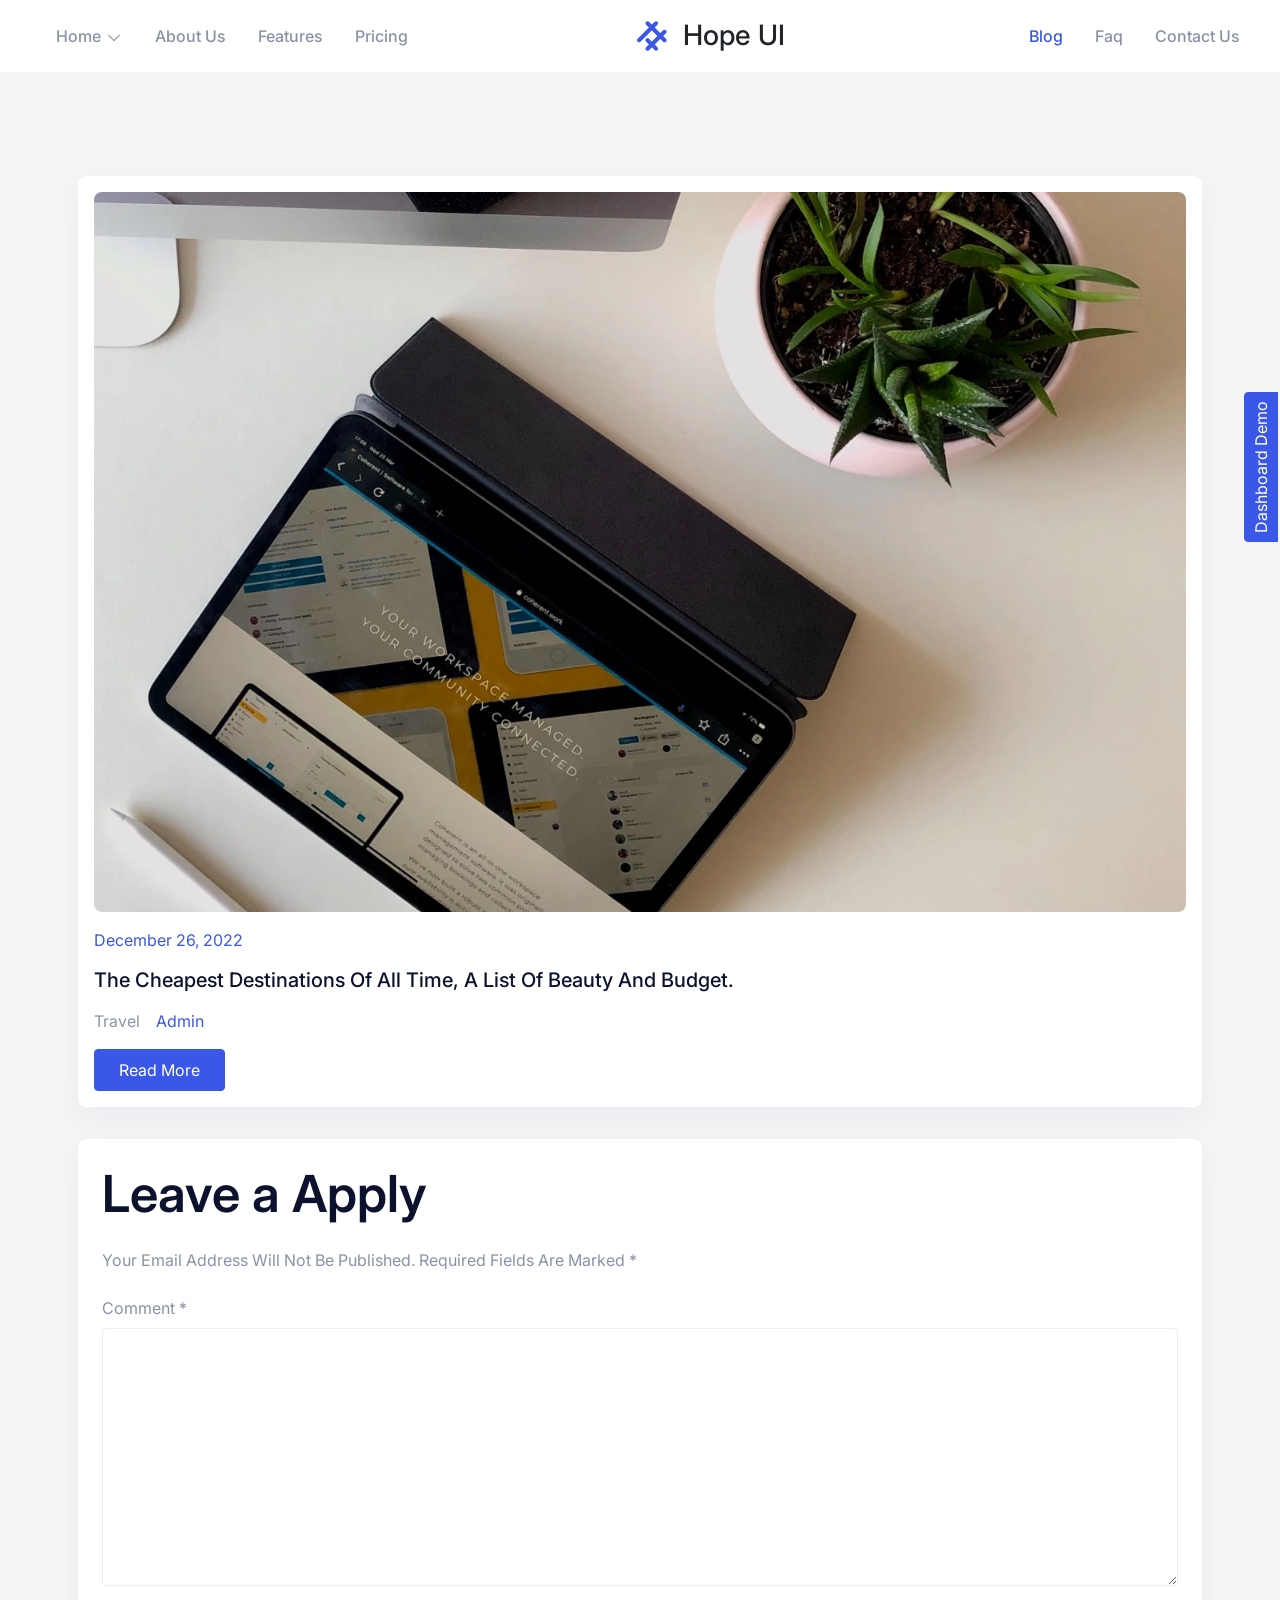
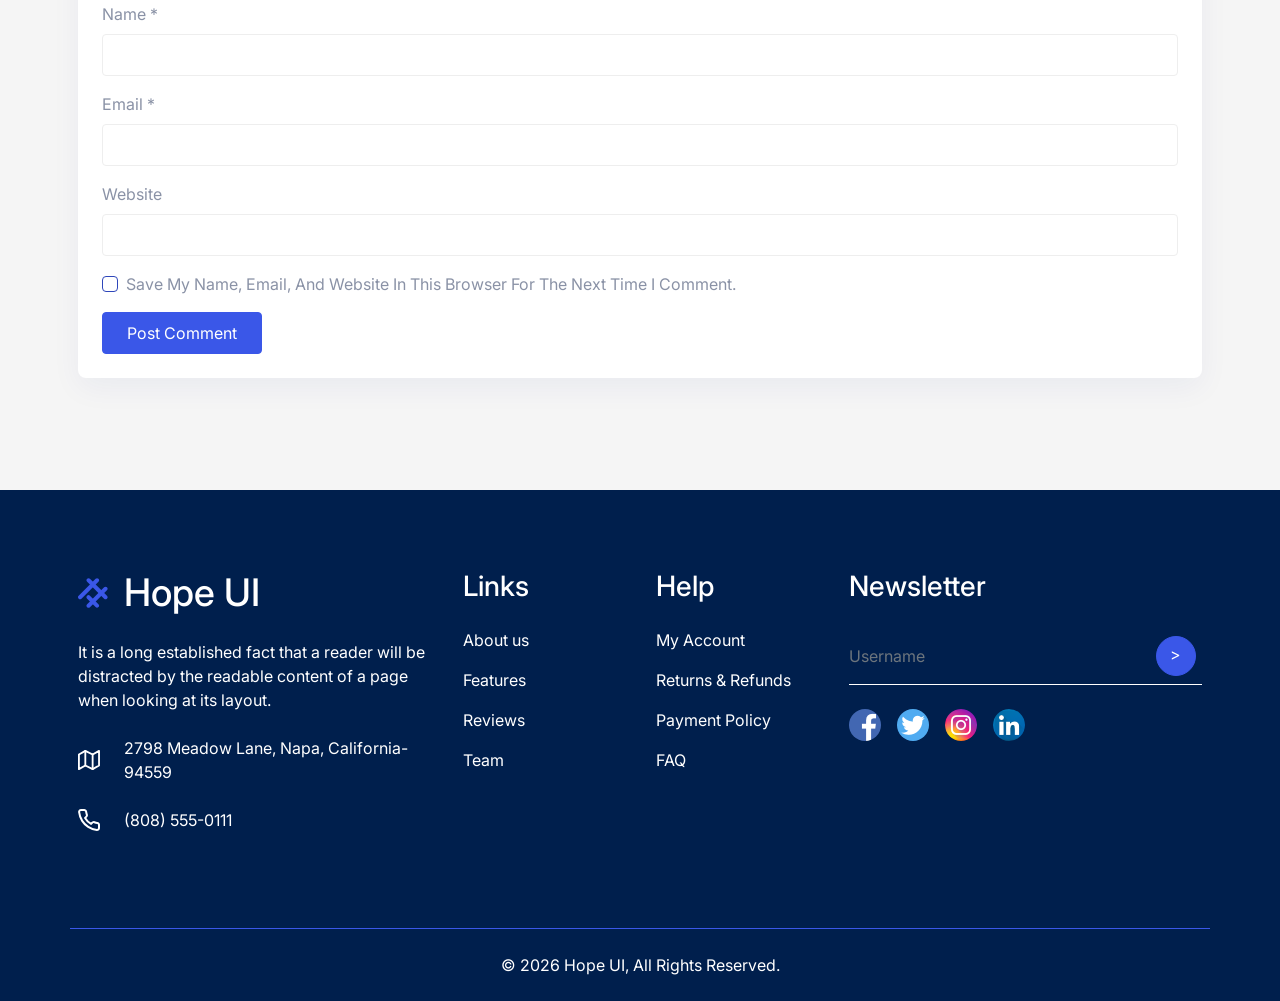
<file: html/landing-pages/blog-detail.html>
<!doctype html>
<html lang="en" dir="ltr" class="landing-pages">
  <head>
    <meta charset="utf-8">
      <meta name="viewport" content="width=device-width, initial-scale=1, shrink-to-fit=no">
      <title>Hope UI | Responsive Bootstrap 5 Admin Dashboard Template</title>
      
      <!-- Favicon -->
      <link rel="shortcut icon" href="../assets/images/favicon.ico">
      
      <!-- Library / Plugin Css Build -->
      <link rel="stylesheet" href="../assets/css/core/libs.min.css">
      
      
      <!-- Hope Ui Design System Css -->
      <link rel="stylesheet" href="../assets/css/hope-ui.min.css?v=4.0.0">
      
      <!-- Custom Css -->
      <link rel="stylesheet" href="../assets/css/custom.min.css?v=4.0.0">
      
      <!-- Dark Css -->
      <link rel="stylesheet" href="../assets/css/dark.min.css">
      
      <!-- Customizer Css -->
      <link rel="stylesheet" href="../assets/css/customizer.min.css">
      
      <!-- RTL Css -->
      <link rel="stylesheet" href="../assets/css/rtl.min.css">
      
      
      <!-- SwiperSlider css -->
      <link rel="stylesheet" href="../assets/vendor/swiperSlider/swiper-bundle.min.css">
      <link rel="stylesheet" href="../landing-pages/assets/css/landing-pages.min.css">  </head>
  <body class=" body-bg landing-pages">
    <span class="screen-darken"></span>
    <!-- loader-Start -->
    <div id="loading">
      <div class="loader simple-loader">
          <div class="loader-body">
          </div>
      </div>    </div>
    <!-- loader-END -->
    <!-- Wrapper-start -->
    <main class="main-content">
      <div class="position-relative">
        <!-- Nav-Start -->
          <nav class="nav navbar navbar-expand-xl navbar-light iq-navbar header-hover-menu">
            <div class="container-fluid navbar-inner">
              <div class="d-flex align-items-center justify-content-between w-100 landing-header">
                <div class="d-flex align-items-center d-xl-none">
                      <button data-trigger="navbar_main" class="d-xl-none btn btn-primary rounded-pill p-1 pt-0" type="button">
                          <svg width="20px" class="icon-20" viewBox="0 0 24 24">
                          <path fill="currentColor" d="M4,11V13H16L10.5,18.5L11.92,19.92L19.84,12L11.92,4.08L10.5,5.5L16,11H4Z"></path>
                      </svg>
                      </button>
                      <a href="../landing-pages/index.html" class="navbar-brand ms-3  d-xl-none">
                          <!--Logo start-->
                          <svg class="icon-30 text-primary" width="30"  viewBox="0 0 30 30" fill="none" xmlns="http://www.w3.org/2000/svg">
                              <rect x="-0.757324" y="19.2427" width="28" height="4" rx="2" transform="rotate(-45 -0.757324 19.2427)" fill="currentColor"></rect>
                              <rect x="7.72803" y="27.728" width="28" height="4" rx="2" transform="rotate(-45 7.72803 27.728)" fill="currentColor"></rect>
                              <rect x="10.5366" y="16.3945" width="16" height="4" rx="2" transform="rotate(45 10.5366 16.3945)" fill="currentColor"></rect>
                              <rect x="10.5562" y="-0.556152" width="28" height="4" rx="2" transform="rotate(45 10.5562 -0.556152)" fill="currentColor"></rect>
                          </svg>
                          <!--logo End-->        <h5 class="logo-title">Hope UI</h5>
                      </a>
                  </div>
                 <!-- Horizontal Menu Start -->
                 <nav id="navbar_main" class="mobile-offcanvas nav navbar navbar-expand-xl hover-nav horizontal-nav">
                 <div class="container-fluid p-lg-0">
                    <div class="offcanvas-header px-0">
                        <div class="navbar-brand ms-3">
                           <a href="landing-pages/index.html" class="navbar-brand m-0">
                             <!--Logo start-->
                             <svg class="icon-30 text-primary" width="30"  viewBox="0 0 30 30" fill="none" xmlns="http://www.w3.org/2000/svg">
                                 <rect x="-0.757324" y="19.2427" width="28" height="4" rx="2" transform="rotate(-45 -0.757324 19.2427)" fill="currentColor"></rect>
                                 <rect x="7.72803" y="27.728" width="28" height="4" rx="2" transform="rotate(-45 7.72803 27.728)" fill="currentColor"></rect>
                                 <rect x="10.5366" y="16.3945" width="16" height="4" rx="2" transform="rotate(45 10.5366 16.3945)" fill="currentColor"></rect>
                                 <rect x="10.5562" y="-0.556152" width="28" height="4" rx="2" transform="rotate(45 10.5562 -0.556152)" fill="currentColor"></rect>
                             </svg>
                             <!--logo End-->
                             <h5 class="logo-title">Hope UI</h5>
                         </a>
                       </div>
                       <button class="btn-close float-end px-3"></button>
                    </div>
                   <ul class="navbar-nav iq-nav-menu  list-unstyled" id="header-menu">
                       <li class="nav-item ">
                         <a class="nav-link menu-arrow justify-content-start" data-bs-toggle="collapse" href="#homeData" role="button" aria-expanded="false" aria-controls="homeData">
                         <span class="item-name">Home</span>
                         <svg fill="none" xmlns="http://www.w3.org/2000/svg" class="icon-18" width="18" height="18" viewBox="0 0 24 24"><path d="M19 8.5L12 15.5L5 8.5" stroke="currentColor" stroke-width="1.5" stroke-linecap="round" stroke-linejoin="round"></path></svg>
                         </a>
                         <ul class="iq-header-sub-menu list-unstyled collapse" id="homeData">
                             <li class="nav-item"><a class="nav-link " href="../landing-pages/index.html">App Landing Page</a></li>
                             <li class="nav-item">
                             <a class="nav-link " href="../landing-pages/software-landing-page.html">
                                 Software Landing Page
                             </a>
                            </li>
                         </ul>
                     </li>
                       <li class="nav-item"><a class="nav-link " href="../landing-pages/about.html">About Us </a></li>
                       <li class="nav-item"><a class="nav-link " href="../landing-pages/feature.html"> Features </a></li>
                       <li class="nav-item"><a class="nav-link " href="../landing-pages/pricing.html">Pricing</a></li>
                       <li class="nav-item d-xl-none"><a class="nav-link active" href="../landing-pages/blog.html">Blog</a></li>
                       <li class="nav-item d-xl-none"><a class="nav-link " href="../landing-pages/faq.html">Faq</a></li>
                       <li class="nav-item d-xl-none"><a class="nav-link " href="../landing-pages/contact-us.html">Contact Us</a></li>
                    </ul>
                 </div> <!-- container-fluid.// -->
                 </nav>
                 <!-- Sidebar Menu End -->        <a href="../landing-pages/index.html" class="navbar-brand m-0 d-xl-flex d-none">
                      <!--Logo start-->
                      <svg class="icon-30 text-primary" width="30"  viewBox="0 0 30 30" fill="none" xmlns="http://www.w3.org/2000/svg">
                          <rect x="-0.757324" y="19.2427" width="28" height="4" rx="2" transform="rotate(-45 -0.757324 19.2427)" fill="currentColor"></rect>
                          <rect x="7.72803" y="27.728" width="28" height="4" rx="2" transform="rotate(-45 7.72803 27.728)" fill="currentColor"></rect>
                          <rect x="10.5366" y="16.3945" width="16" height="4" rx="2" transform="rotate(45 10.5366 16.3945)" fill="currentColor"></rect>
                          <rect x="10.5562" y="-0.556152" width="28" height="4" rx="2" transform="rotate(45 10.5562 -0.556152)" fill="currentColor"></rect>
                      </svg>
                      <!--logo End-->
                      <h5 class="logo-title">Hope UI</h5>
                  </a>
                  <ul class="d-block d-xl-none list-unstyled m-0">
                    <li class="nav-item dropdown iq-responsive-menu ">
                        <div class="btn btn-sm bg-body" id="navbarDropdown-search-11" role="button" data-bs-toggle="dropdown" aria-expanded="false">
                            <svg class="icon-20" width="20" viewBox="0 0 24 24" fill="none" xmlns="http://www.w3.org/2000/svg">
                                <circle cx="11.7669" cy="11.7666" r="8.98856" stroke="currentColor" stroke-width="1.5" stroke-linecap="round" stroke-linejoin="round"></circle>
                                <path d="M18.0186 18.4851L21.5426 22" stroke="currentColor" stroke-width="1.5" stroke-linecap="round" stroke-linejoin="round"></path>
                            </svg>
                        </div>
                        <ul class="dropdown-menu dropdown-menu-end" aria-labelledby="navbarDropdown-search-11" style="width: 18rem;">
                            <li class="px-3 py-0">
                                <div class="form-group input-group mb-0">
                                <input type="text" class="form-control" placeholder="Search...">
                                <span class="input-group-text">
                                    <svg class="icon-20" width="20" height="20" viewBox="0 0 24 24" fill="none" xmlns="http://www.w3.org/2000/svg">
                                        <circle cx="11.7669" cy="11.7666" r="8.98856" stroke="currentColor" stroke-width="1.5" stroke-linecap="round" stroke-linejoin="round"></circle>
                                        <path d="M18.0186 18.4851L21.5426 22" stroke="currentColor" stroke-width="1.5" stroke-linecap="round" stroke-linejoin="round"></path>
                                    </svg>
                                </span>
                                </div>
                            </li>
                        </ul>
                    </li>
                  </ul>
                  
                <ul class=" navbar-nav  align-items-center navbar-list d-none d-xl-flex">
                  <li class="nav-item"><a class="nav-link active" href="../landing-pages/blog.html">Blog</a></li>
                  <li class="nav-item"><a class="nav-link " href="../landing-pages/faq.html">Faq</a></li>
                  <li class="nav-item"><a class="nav-link " href="../landing-pages/contact-us.html">Contact Us</a></li>
                </ul>
               </div>
            </div>
          </nav>        <!--Nav-End-->
      </div>
<div class="inner-box">
    <div class="container">
        <div class="row">
            <div class="col-lg-12">
                <div class="card mt-4">
                    <div class="card-body p-3">
                        <img src="../landing-pages/assets/images/blog/01.webp" alt="" class="img-fluid rounded
                        " loading="lazy">
                        <p class="text-primary pt-3">December 26, 2022</p>
                        <a href="blog-detail.html" class="my-3 h5">The Cheapest Destinations Of All Time, A List Of Beauty And Budget.</a>
                        <div class="d-flex align-items-center my-3">
                            <span>Travel</span> 
                            <span class="ms-3 text-primary">Admin</span>
                        </div>
                        <a href="blog-detail.html" class="btn btn-primary">Read More</a>
                    </div>
                </div>
                                </div>
            <div class="col-lg-12">
                <div class="card">
                    <div class="card-body">
                        <h3>Leave a Apply</h3>
                        <p class="my-4">Your Email Address Will Not Be Published. Required Fields Are Marked *</p>
                        <div class="form-group mb-3">
                            <label class="form-label">Comment *</label>
                            <textarea name="message" rows="10" class="form-control"></textarea>
                        </div>
                        <div class="form-group">
                            <label for="full-name" class="form-label">Name *</label>
                            <input type="text" class="form-control" id="full-name">
                        </div>
                        <div class="form-group">
                            <label for="your-email" class="form-label">Email *</label>
                            <input type="text" class="form-control" id="your-email">
                        </div>
                        <div class="form-group">
                            <label for="your-subject" class="form-label">Website</label>
                            <input type="text" class="form-control" id="your-subject">
                        </div>
                        <div class="form-check mb-3">
                            <input type="checkbox" class="form-check-input" id="customCheck1">
                            <label class="form-check-label" for="customCheck1">Save My Name, Email, And Website In This
                                Browser For The Next Time I Comment.</label>
                        </div>
                        <a href="#" class="btn btn-primary">Post Comment</a>
                    </div>
                </div>
            </div>
        </div>
    </div>
</div>
    </main>
    <!-- Wrapper-End -->
    <!-- Footer-start -->
          <footer >
              <div class="bg-secondary inner-box ">
                  <div class="container">
                          <div class="row">
                              <div class="col-md-4">
                                  <a href="../dashboard/index.html" class="navbar-brand  d-flex align-items-center">
                                      <svg class="icon-30 text-primary" width="30" 
                                          viewBox="0 0 30 30" fill="none" xmlns="http://www.w3.org/2000/svg">
                                          <rect x="-0.757324" y="19.2427" width="28" height="4" rx="2"
                                              transform="rotate(-45 -0.757324 19.2427)" fill="currentColor" />
                                          <rect x="7.72803" y="27.728" width="28" height="4" rx="2" transform="rotate(-45 7.72803 27.728)"
                                              fill="currentColor" />
                                          <rect x="10.5366" y="16.3945" width="16" height="4" rx="2"
                                              transform="rotate(45 10.5366 16.3945)" fill="currentColor" />
                                          <rect x="10.5562" y="-0.556152" width="28" height="4" rx="2"
                                              transform="rotate(45 10.5562 -0.556152)" fill="currentColor" />
                                      </svg>
                                      <h4 class="logo-title ms-3 text-white">Hope UI</h4>
                                  </a>
                                  <p class="text-white my-4">It is a long established fact that a reader will be distracted by the readable content of a page when
                                      looking at its layout. </p>
                                  <div class="d-flex align-items-center mb-4">
                                      <svg width="24" height="24" viewBox="0 0 24 24" fill="none" xmlns="http://www.w3.org/2000/svg">
                                          <path d="M1 6V22L8 18L16 22L23 18V2L16 6L8 2L1 6Z" stroke="white" stroke-width="2"
                                              stroke-linecap="round" stroke-linejoin="round" />
                                          <path d="M16 6V22" stroke="white" stroke-width="2" stroke-linecap="round"
                                              stroke-linejoin="round" />
                                          <path d="M8 2V18" stroke="white" stroke-width="2" stroke-linecap="round"
                                              stroke-linejoin="round" />
                                      </svg>
                                      <p class="ms-4 mb-0 text-white">2798 Meadow Lane, Napa, California- 94559</p>
                                  </div>
                                  <div class="d-flex align-items-center">
                                      <svg width="22" height="22" viewBox="0 0 22 22" fill="none" xmlns="http://www.w3.org/2000/svg">
                                          <path
                                              d="M21 15.9201V18.9201C21.0011 19.1986 20.9441 19.4743 20.8325 19.7294C20.7209 19.9846 20.5573 20.2137 20.3521 20.402C20.1468 20.5902 19.9046 20.7336 19.6407 20.8228C19.3769 20.912 19.0974 20.9452 18.82 20.9201C15.7428 20.5857 12.787 19.5342 10.19 17.8501C7.77382 16.3148 5.72533 14.2663 4.18999 11.8501C2.49997 9.2413 1.44824 6.27109 1.11999 3.1801C1.095 2.90356 1.12787 2.62486 1.21649 2.36172C1.30512 2.09859 1.44756 1.85679 1.63476 1.65172C1.82196 1.44665 2.0498 1.28281 2.30379 1.17062C2.55777 1.05843 2.83233 1.00036 3.10999 1.0001H6.10999C6.5953 0.995321 7.06579 1.16718 7.43376 1.48363C7.80173 1.80008 8.04207 2.23954 8.10999 2.7201C8.23662 3.68016 8.47144 4.62282 8.80999 5.5301C8.94454 5.88802 8.97366 6.27701 8.8939 6.65098C8.81415 7.02494 8.62886 7.36821 8.35999 7.6401L7.08999 8.9101C8.51355 11.4136 10.5864 13.4865 13.09 14.9101L14.36 13.6401C14.6319 13.3712 14.9751 13.1859 15.3491 13.1062C15.7231 13.0264 16.1121 13.0556 16.47 13.1901C17.3773 13.5286 18.3199 13.7635 19.28 13.8901C19.7658 13.9586 20.2094 14.2033 20.5265 14.5776C20.8437 14.9519 21.0122 15.4297 21 15.9201Z"
                                              stroke="white" stroke-width="2" stroke-linecap="round" stroke-linejoin="round" />
                                      </svg>
                                      <p class="ms-4 mb-0 text-white">(808) 555-0111</p>
                                  </div>
                              </div>
                              <div class="col-md-2 mt-md-0 mt-4">
                                  <h5 class="mb-4 text-white">Links</h5>
                                  <ul class="m-0 p-0 list-unstyled text-white">
                                      <li class="mb-3">About us</li>
                                      <li class="mb-3">Features</li>
                                      <li class="mb-3">Reviews</li>
                                      <li>Team</li>
                                  </ul>
                              </div>
                              <div class="col-md-2 mt-md-0 mt-4">
                                  <h5 class="mb-4 text-white">Help</h5>
                                  <ul class="m-0 p-0 list-unstyled text-white">
                                      <li class="mb-3">My Account</li>
                                      <li class="mb-3">Returns & Refunds</li>
                                      <li class="mb-3">Payment Policy</li>
                                      <li>FAQ</li>
                                  </ul>
                              </div>
                              <div class="col-md-4 mt-md-0 mt-4">
                                  <h5 class="mb-4 text-white">Newsletter</h5>
                                  <div class="input-group mb-4">
                                      <input type="text" class="form-control input-email ps-0" placeholder="Username" aria-label="Username"
                                          aria-describedby="basic-addon1">
                                      <span class="input-group-text input-email-btn" id="basic-addon1"></span>
                                  </div>
          
                              <ul class="list-unstyled p-0 m-0 d-flex mt-4">
                                  <li>
                                      <a href="#"><img src="../assets/images/brands/08.png" alt="fb" loading="lazy" class="rounded-pill"></a>
                                  </li>
                                  <li class="ps-3">
                                      <a href="#"><img src="../assets/images/brands/09.png" alt="gm" loading="lazy" class="rounded-pill"></a>
                                  </li>
                                  <li class="ps-3">
                                      <a href="#"><img src="../assets/images/brands/10.png" alt="im" loading="lazy" class="rounded-pill"></a>
                                  </li>
                                  <li class="ps-3">
                                      <a href="#"><img src="../assets/images/brands/13.png" alt="li" loading="lazy" class="rounded-pill"></a>
                                  </li>
                              </ul>   
                              </div>
                              <hr>
                          </div>
                  </div>
              </div>
              <div class="footer-bottom bg-secondary ">
                  <div class="container border-top  py-4 border-primary">
                      <div class="row">
                          <div class="col-md-12 text-center text-white">
                                  <p class="mb-0">©
                                      <script>document.write(new Date().getFullYear())</script> Hope UI, All Rights Reserved.
                                  </p>
                              </div>
                      </div>
                  </div>
              </div>
          </footer>    <!-- Footer-end -->
    <div id ="back-to-top" style="display: none;">
        <a class="p-0 btn btn-primary btn-sm position-fixed top" id="top" href="#top">
            <svg class="icon-30" width="30" viewBox="0 0 24 24" fill="none" xmlns="http://www.w3.org/2000/svg">
                <path d="M5 15.5L12 8.5L19 15.5" stroke="currentColor" stroke-width="1.5" stroke-linecap="round" stroke-linejoin="round"></path>
            </svg>
        </a>
    </div>
     <a class="btn btn-fixed-end btn-primary btn-icon btn-landing" href="../dashboard/index.html">
      Dashboard Demo
    </a>

      <!-- offcanvas start -->
    <!-- Library Bundle Script -->
    <script src="../assets/js/core/libs.min.js"></script>
    
    <!-- External Library Bundle Script -->
    <script src="../assets/js/core/external.min.js"></script>
    
    <!-- Widgetchart Script -->
    <script src="../assets/js/charts/widgetcharts.js"></script>
    
    <!-- mapchart Script -->
    <script src="../assets/js/charts/vectore-chart.js"></script>
    <script src="../assets/js/charts/dashboard.js" ></script>
    
    <!-- fslightbox Script -->
    <script src="../assets/js/plugins/fslightbox.js"></script>
    
    <!-- Settings Script -->
    <script src="../assets/js/plugins/setting.js"></script>
    
    <!-- Slider-tab Script -->
    <script src="../assets/js/plugins/slider-tabs.js"></script>
    
    <!-- Form Wizard Script -->
    <script src="../assets/js/plugins/form-wizard.js"></script>
    
    <!-- AOS Animation Plugin-->
    
    <!-- App Script -->
    <script src="../assets/js/hope-ui.js" defer></script>
    
    
    <!-- SwiperSlider Script -->
    <script src="../assets/vendor/swiperSlider/swiper-bundle.min.js"></script>
     <script src="../landing-pages/assets/js/app-landing.js" defer></script>  </body>
</html>
</file>
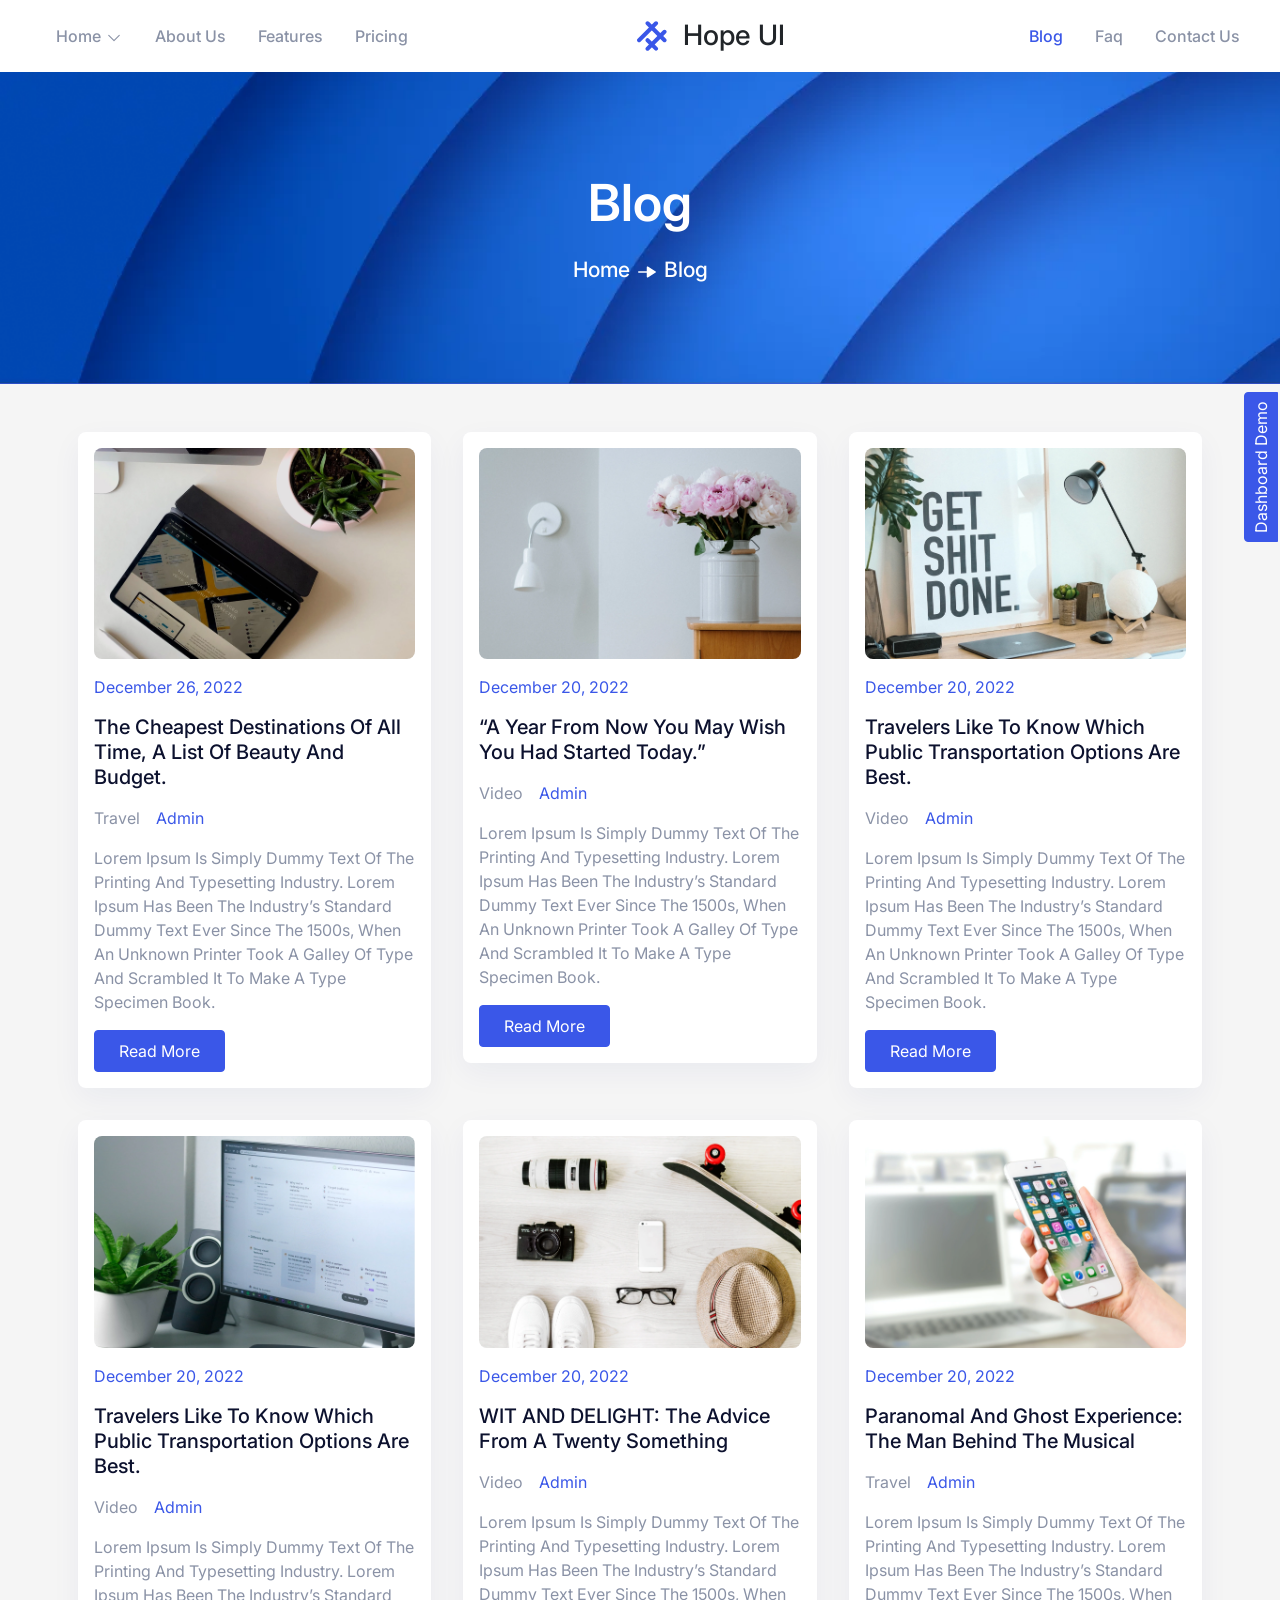
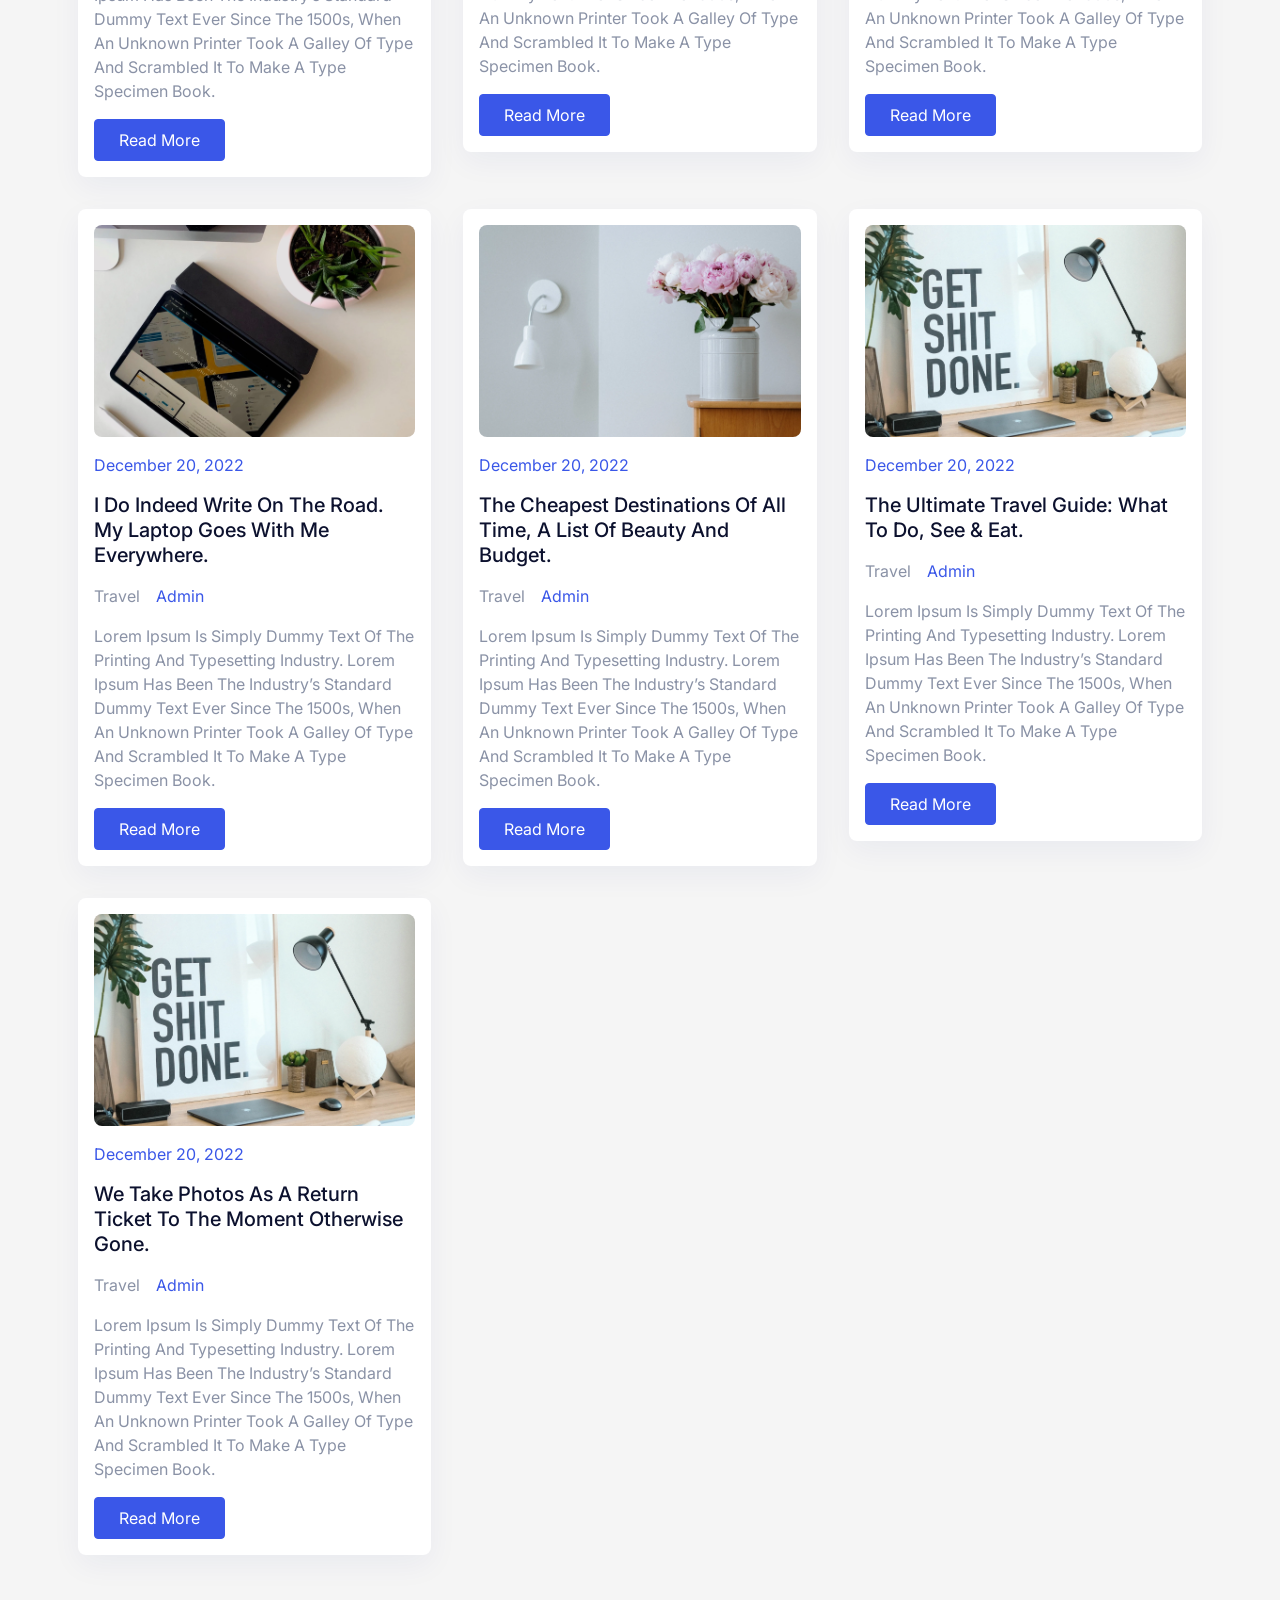
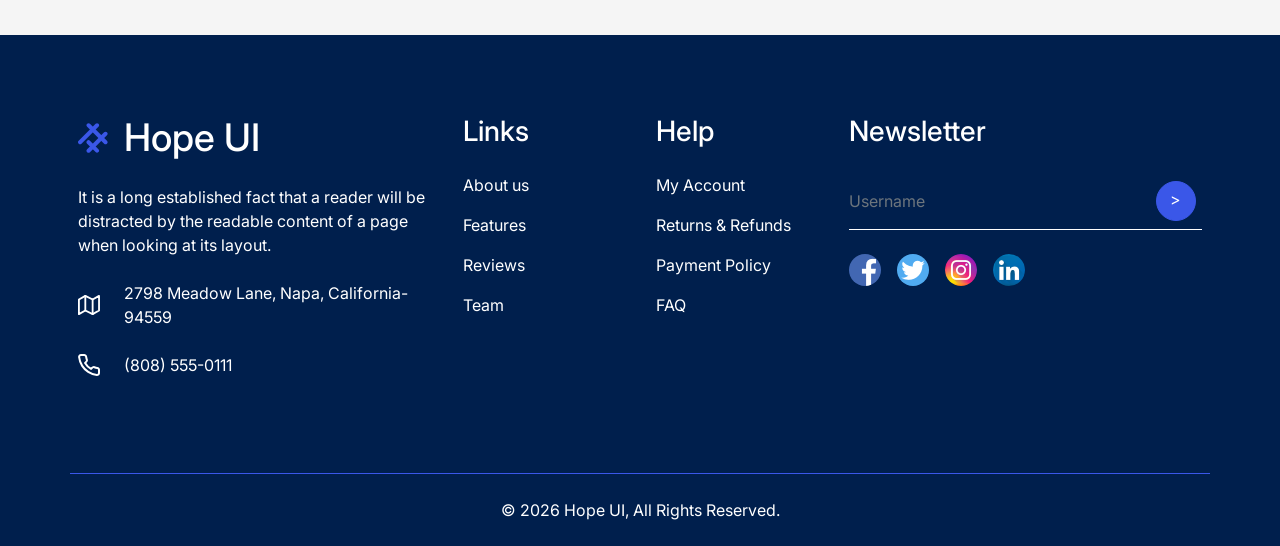
<file: html/landing-pages/blog.html>
<!doctype html>
<html lang="en" dir="ltr" class="landing-pages">
  <head>
    <meta charset="utf-8">
      <meta name="viewport" content="width=device-width, initial-scale=1, shrink-to-fit=no">
      <title>Hope UI | Responsive Bootstrap 5 Admin Dashboard Template</title>
      
      <!-- Favicon -->
      <link rel="shortcut icon" href="../assets/images/favicon.ico">
      
      <!-- Library / Plugin Css Build -->
      <link rel="stylesheet" href="../assets/css/core/libs.min.css">
      
      
      <!-- Hope Ui Design System Css -->
      <link rel="stylesheet" href="../assets/css/hope-ui.min.css?v=4.0.0">
      
      <!-- Custom Css -->
      <link rel="stylesheet" href="../assets/css/custom.min.css?v=4.0.0">
      
      <!-- Dark Css -->
      <link rel="stylesheet" href="../assets/css/dark.min.css">
      
      <!-- Customizer Css -->
      <link rel="stylesheet" href="../assets/css/customizer.min.css">
      
      <!-- RTL Css -->
      <link rel="stylesheet" href="../assets/css/rtl.min.css">
      
      
      <!-- SwiperSlider css -->
      <link rel="stylesheet" href="../assets/vendor/swiperSlider/swiper-bundle.min.css">
      <link rel="stylesheet" href="../landing-pages/assets/css/landing-pages.min.css">  </head>
  <body class=" body-bg landing-pages">
    <span class="screen-darken"></span>
    <!-- loader-Start -->
    <div id="loading">
      <div class="loader simple-loader">
          <div class="loader-body">
          </div>
      </div>    </div>
    <!-- loader-END -->
    <!-- Wrapper-start -->
    <main class="main-content">
      <div class="position-relative">
        <!-- Nav-Start -->
          <nav class="nav navbar navbar-expand-xl navbar-light iq-navbar header-hover-menu">
            <div class="container-fluid navbar-inner">
              <div class="d-flex align-items-center justify-content-between w-100 landing-header">
                <div class="d-flex align-items-center d-xl-none">
                      <button data-trigger="navbar_main" class="d-xl-none btn btn-primary rounded-pill p-1 pt-0" type="button">
                          <svg width="20px" class="icon-20" viewBox="0 0 24 24">
                          <path fill="currentColor" d="M4,11V13H16L10.5,18.5L11.92,19.92L19.84,12L11.92,4.08L10.5,5.5L16,11H4Z"></path>
                      </svg>
                      </button>
                      <a href="../landing-pages/index.html" class="navbar-brand ms-3  d-xl-none">
                          <!--Logo start-->
                          <svg class="icon-30 text-primary" width="30"  viewBox="0 0 30 30" fill="none" xmlns="http://www.w3.org/2000/svg">
                              <rect x="-0.757324" y="19.2427" width="28" height="4" rx="2" transform="rotate(-45 -0.757324 19.2427)" fill="currentColor"></rect>
                              <rect x="7.72803" y="27.728" width="28" height="4" rx="2" transform="rotate(-45 7.72803 27.728)" fill="currentColor"></rect>
                              <rect x="10.5366" y="16.3945" width="16" height="4" rx="2" transform="rotate(45 10.5366 16.3945)" fill="currentColor"></rect>
                              <rect x="10.5562" y="-0.556152" width="28" height="4" rx="2" transform="rotate(45 10.5562 -0.556152)" fill="currentColor"></rect>
                          </svg>
                          <!--logo End-->        <h5 class="logo-title">Hope UI</h5>
                      </a>
                  </div>
                 <!-- Horizontal Menu Start -->
                 <nav id="navbar_main" class="mobile-offcanvas nav navbar navbar-expand-xl hover-nav horizontal-nav">
                 <div class="container-fluid p-lg-0">
                    <div class="offcanvas-header px-0">
                        <div class="navbar-brand ms-3">
                           <a href="landing-pages/index.html" class="navbar-brand m-0">
                             <!--Logo start-->
                             <svg class="icon-30 text-primary" width="30"  viewBox="0 0 30 30" fill="none" xmlns="http://www.w3.org/2000/svg">
                                 <rect x="-0.757324" y="19.2427" width="28" height="4" rx="2" transform="rotate(-45 -0.757324 19.2427)" fill="currentColor"></rect>
                                 <rect x="7.72803" y="27.728" width="28" height="4" rx="2" transform="rotate(-45 7.72803 27.728)" fill="currentColor"></rect>
                                 <rect x="10.5366" y="16.3945" width="16" height="4" rx="2" transform="rotate(45 10.5366 16.3945)" fill="currentColor"></rect>
                                 <rect x="10.5562" y="-0.556152" width="28" height="4" rx="2" transform="rotate(45 10.5562 -0.556152)" fill="currentColor"></rect>
                             </svg>
                             <!--logo End-->
                             <h5 class="logo-title">Hope UI</h5>
                         </a>
                       </div>
                       <button class="btn-close float-end px-3"></button>
                    </div>
                   <ul class="navbar-nav iq-nav-menu  list-unstyled" id="header-menu">
                       <li class="nav-item ">
                         <a class="nav-link menu-arrow justify-content-start" data-bs-toggle="collapse" href="#homeData" role="button" aria-expanded="false" aria-controls="homeData">
                         <span class="item-name">Home</span>
                         <svg fill="none" xmlns="http://www.w3.org/2000/svg" class="icon-18" width="18" height="18" viewBox="0 0 24 24"><path d="M19 8.5L12 15.5L5 8.5" stroke="currentColor" stroke-width="1.5" stroke-linecap="round" stroke-linejoin="round"></path></svg>
                         </a>
                         <ul class="iq-header-sub-menu list-unstyled collapse" id="homeData">
                             <li class="nav-item"><a class="nav-link " href="../landing-pages/index.html">App Landing Page</a></li>
                             <li class="nav-item">
                             <a class="nav-link " href="../landing-pages/software-landing-page.html">
                                 Software Landing Page
                             </a>
                            </li>
                         </ul>
                     </li>
                       <li class="nav-item"><a class="nav-link " href="../landing-pages/about.html">About Us </a></li>
                       <li class="nav-item"><a class="nav-link " href="../landing-pages/feature.html"> Features </a></li>
                       <li class="nav-item"><a class="nav-link " href="../landing-pages/pricing.html">Pricing</a></li>
                       <li class="nav-item d-xl-none"><a class="nav-link active" href="../landing-pages/blog.html">Blog</a></li>
                       <li class="nav-item d-xl-none"><a class="nav-link " href="../landing-pages/faq.html">Faq</a></li>
                       <li class="nav-item d-xl-none"><a class="nav-link " href="../landing-pages/contact-us.html">Contact Us</a></li>
                    </ul>
                 </div> <!-- container-fluid.// -->
                 </nav>
                 <!-- Sidebar Menu End -->        <a href="../landing-pages/index.html" class="navbar-brand m-0 d-xl-flex d-none">
                      <!--Logo start-->
                      <svg class="icon-30 text-primary" width="30"  viewBox="0 0 30 30" fill="none" xmlns="http://www.w3.org/2000/svg">
                          <rect x="-0.757324" y="19.2427" width="28" height="4" rx="2" transform="rotate(-45 -0.757324 19.2427)" fill="currentColor"></rect>
                          <rect x="7.72803" y="27.728" width="28" height="4" rx="2" transform="rotate(-45 7.72803 27.728)" fill="currentColor"></rect>
                          <rect x="10.5366" y="16.3945" width="16" height="4" rx="2" transform="rotate(45 10.5366 16.3945)" fill="currentColor"></rect>
                          <rect x="10.5562" y="-0.556152" width="28" height="4" rx="2" transform="rotate(45 10.5562 -0.556152)" fill="currentColor"></rect>
                      </svg>
                      <!--logo End-->
                      <h5 class="logo-title">Hope UI</h5>
                  </a>
                  <ul class="d-block d-xl-none list-unstyled m-0">
                    <li class="nav-item dropdown iq-responsive-menu ">
                        <div class="btn btn-sm bg-body" id="navbarDropdown-search-11" role="button" data-bs-toggle="dropdown" aria-expanded="false">
                            <svg class="icon-20" width="20" viewBox="0 0 24 24" fill="none" xmlns="http://www.w3.org/2000/svg">
                                <circle cx="11.7669" cy="11.7666" r="8.98856" stroke="currentColor" stroke-width="1.5" stroke-linecap="round" stroke-linejoin="round"></circle>
                                <path d="M18.0186 18.4851L21.5426 22" stroke="currentColor" stroke-width="1.5" stroke-linecap="round" stroke-linejoin="round"></path>
                            </svg>
                        </div>
                        <ul class="dropdown-menu dropdown-menu-end" aria-labelledby="navbarDropdown-search-11" style="width: 18rem;">
                            <li class="px-3 py-0">
                                <div class="form-group input-group mb-0">
                                <input type="text" class="form-control" placeholder="Search...">
                                <span class="input-group-text">
                                    <svg class="icon-20" width="20" height="20" viewBox="0 0 24 24" fill="none" xmlns="http://www.w3.org/2000/svg">
                                        <circle cx="11.7669" cy="11.7666" r="8.98856" stroke="currentColor" stroke-width="1.5" stroke-linecap="round" stroke-linejoin="round"></circle>
                                        <path d="M18.0186 18.4851L21.5426 22" stroke="currentColor" stroke-width="1.5" stroke-linecap="round" stroke-linejoin="round"></path>
                                    </svg>
                                </span>
                                </div>
                            </li>
                        </ul>
                    </li>
                  </ul>
                  
                <ul class=" navbar-nav  align-items-center navbar-list d-none d-xl-flex">
                  <li class="nav-item"><a class="nav-link active" href="../landing-pages/blog.html">Blog</a></li>
                  <li class="nav-item"><a class="nav-link " href="../landing-pages/faq.html">Faq</a></li>
                  <li class="nav-item"><a class="nav-link " href="../landing-pages/contact-us.html">Contact Us</a></li>
                </ul>
               </div>
            </div>
          </nav>        <!--Nav-End-->
      </div>
<div class="sub-header">
    <div class="container">
        <div class="row">
            <div class="col-lg-12 text-center">
                <h3 class="text-white mb-4">Blog</h3>
                <h6 class="text-white">Home  <svg fill="none" xmlns="http://www.w3.org/2000/svg" width="24" height="24" viewBox="0 0 24 24">
                <path d="M12.1415 6.5899C11.9075 6.71614 11.7616 6.95618 11.7616 7.21726V11.2827H3.73429C3.32896 11.2827 3 11.604 3 12C3 12.3959 3.32896 12.7172 3.73429 12.7172H11.7616V16.7827C11.7616 17.0447 11.9075 17.2848 12.1415 17.4101C12.3755 17.5372 12.6614 17.5286 12.8875 17.39L20.6573 12.6073C20.8708 12.4753 21 12.2467 21 12C21 11.7532 20.8708 11.5247 20.6573 11.3927L12.8875 6.60998C12.7681 6.5373 12.632 6.5 12.4959 6.5C12.3745 6.5 12.2521 6.5306 12.1415 6.5899Z" fill="currentColor" />
                </svg> Blog</h6>
            </div>
        </div>
    </div>
</div><div class="inner-card-box">
    <div class="container">
        <div class="row">
            <div class="col-lg-4 col-md-6">
                <div class="card">
                    <div class="card-body p-3">
                        <img src="../landing-pages/assets/images/blog/01.webp" alt="" class="img-fluid rounded
                        " loading="lazy">
                        <p class="text-primary pt-3">December 26, 2022</p>
                        <a href="blog-detail.html" class="my-3 h5">The Cheapest Destinations Of All Time, A List Of Beauty And Budget.</a>
                        <div class="d-flex align-items-center my-3">
                            <span>Travel</span> 
                            <span class="ms-3 text-primary">Admin</span>
                        </div>
                            <p class="">Lorem Ipsum Is Simply Dummy Text Of The Printing And Typesetting Industry. Lorem Ipsum Has Been The Industry’s Standard Dummy Text Ever Since The 1500s, When An Unknown Printer Took A Galley Of Type And Scrambled It To Make A Type Specimen Book.</p>
                        <a href="blog-detail.html" class="btn btn-primary">Read More</a>
                    </div>
                </div>
                                </div>
            <div class="col-lg-4 col-md-6">
                <div class="card">
                    <div class="card-body p-3">
                        <img src="../landing-pages/assets/images/blog/02.webp" alt="" class="img-fluid rounded
                        " loading="lazy">
                        <p class="text-primary pt-3">December 20, 2022</p>
                        <a href="blog-detail.html" class="my-3 h5">“A Year From Now You May Wish You Had Started Today.”</a>
                        <div class="d-flex align-items-center my-3">
                            <span>Video</span> 
                            <span class="ms-3 text-primary">Admin</span>
                        </div>
                            <p class="">Lorem Ipsum Is Simply Dummy Text Of The Printing And Typesetting Industry. Lorem Ipsum Has Been The Industry’s Standard Dummy Text Ever Since The 1500s, When An Unknown Printer Took A Galley Of Type And Scrambled It To Make A Type Specimen Book.</p>
                        <a href="blog-detail.html" class="btn btn-primary">Read More</a>
                    </div>
                </div>
                                </div>
            <div class="col-lg-4 col-md-6">
                <div class="card">
                    <div class="card-body p-3">
                        <img src="../landing-pages/assets/images/blog/03.webp" alt="" class="img-fluid rounded
                        " loading="lazy">
                        <p class="text-primary pt-3">December 20, 2022</p>
                        <a href="blog-detail.html" class="my-3 h5">Travelers Like To Know Which Public Transportation Options Are Best.</a>
                        <div class="d-flex align-items-center my-3">
                            <span>Video</span> 
                            <span class="ms-3 text-primary">Admin</span>
                        </div>
                            <p class="">Lorem Ipsum Is Simply Dummy Text Of The Printing And Typesetting Industry. Lorem Ipsum Has Been The Industry’s Standard Dummy Text Ever Since The 1500s, When An Unknown Printer Took A Galley Of Type And Scrambled It To Make A Type Specimen Book.</p>
                        <a href="blog-detail.html" class="btn btn-primary">Read More</a>
                    </div>
                </div>
                                </div>
            <div class="col-lg-4 col-md-6">
                <div class="card">
                    <div class="card-body p-3">
                        <img src="../landing-pages/assets/images/blog/04.webp" alt="" class="img-fluid rounded
                        " loading="lazy">
                        <p class="text-primary pt-3">December 20, 2022</p>
                        <a href="blog-detail.html" class="my-3 h5">Travelers Like To Know Which Public Transportation Options Are Best.</a>
                        <div class="d-flex align-items-center my-3">
                            <span>Video</span> 
                            <span class="ms-3 text-primary">Admin</span>
                        </div>
                            <p class="">Lorem Ipsum Is Simply Dummy Text Of The Printing And Typesetting Industry. Lorem Ipsum Has Been The Industry’s Standard Dummy Text Ever Since The 1500s, When An Unknown Printer Took A Galley Of Type And Scrambled It To Make A Type Specimen Book.</p>
                        <a href="blog-detail.html" class="btn btn-primary">Read More</a>
                    </div>
                </div>
                                </div>
            <div class="col-lg-4 col-md-6">
                <div class="card">
                    <div class="card-body p-3">
                        <img src="../landing-pages/assets/images/blog/05.webp" alt="" class="img-fluid rounded
                        " loading="lazy">
                        <p class="text-primary pt-3">December 20, 2022</p>
                        <a href="blog-detail.html" class="my-3 h5">WIT AND DELIGHT: The Advice From A Twenty Something</a>
                        <div class="d-flex align-items-center my-3">
                            <span>Video</span> 
                            <span class="ms-3 text-primary">Admin</span>
                        </div>
                            <p class="">Lorem Ipsum Is Simply Dummy Text Of The Printing And Typesetting Industry. Lorem Ipsum Has Been The Industry’s Standard Dummy Text Ever Since The 1500s, When An Unknown Printer Took A Galley Of Type And Scrambled It To Make A Type Specimen Book.</p>
                        <a href="blog-detail.html" class="btn btn-primary">Read More</a>
                    </div>
                </div>
                                </div>
            <div class="col-lg-4 col-md-6">
                <div class="card">
                    <div class="card-body p-3">
                        <img src="../landing-pages/assets/images/blog/06.webp" alt="" class="img-fluid rounded
                        " loading="lazy">
                        <p class="text-primary pt-3">December 20, 2022</p>
                        <a href="blog-detail.html" class="my-3 h5">Paranomal And Ghost Experience: The Man Behind The Musical</a>
                        <div class="d-flex align-items-center my-3">
                            <span>Travel</span> 
                            <span class="ms-3 text-primary">Admin</span>
                        </div>
                            <p class="">Lorem Ipsum Is Simply Dummy Text Of The Printing And Typesetting Industry. Lorem Ipsum Has Been The Industry’s Standard Dummy Text Ever Since The 1500s, When An Unknown Printer Took A Galley Of Type And Scrambled It To Make A Type Specimen Book.</p>
                        <a href="blog-detail.html" class="btn btn-primary">Read More</a>
                    </div>
                </div>
                                </div>
            <div class="col-lg-4 col-md-6">
                <div class="card">
                    <div class="card-body p-3">
                        <img src="../landing-pages/assets/images/blog/07.webp" alt="" class="img-fluid rounded
                        " loading="lazy">
                        <p class="text-primary pt-3">December 20, 2022</p>
                        <a href="blog-detail.html" class="my-3 h5">I Do Indeed Write On The Road. My Laptop Goes With Me Everywhere.</a>
                        <div class="d-flex align-items-center my-3">
                            <span>Travel</span> 
                            <span class="ms-3 text-primary">Admin</span>
                        </div>
                            <p class="">Lorem Ipsum Is Simply Dummy Text Of The Printing And Typesetting Industry. Lorem Ipsum Has Been The Industry’s Standard Dummy Text Ever Since The 1500s, When An Unknown Printer Took A Galley Of Type And Scrambled It To Make A Type Specimen Book.</p>
                        <a href="blog-detail.html" class="btn btn-primary">Read More</a>
                    </div>
                </div>
                                </div>
            <div class="col-lg-4 col-md-6">
                <div class="card">
                    <div class="card-body p-3">
                        <img src="../landing-pages/assets/images/blog/08.webp" alt="" class="img-fluid rounded
                        " loading="lazy">
                        <p class="text-primary pt-3">December 20, 2022</p>
                        <a href="blog-detail.html" class="my-3 h5">The Cheapest Destinations Of All Time, A List Of Beauty And Budget.</a>
                        <div class="d-flex align-items-center my-3">
                            <span>Travel</span> 
                            <span class="ms-3 text-primary">Admin</span>
                        </div>
                            <p class="">Lorem Ipsum Is Simply Dummy Text Of The Printing And Typesetting Industry. Lorem Ipsum Has Been The Industry’s Standard Dummy Text Ever Since The 1500s, When An Unknown Printer Took A Galley Of Type And Scrambled It To Make A Type Specimen Book.</p>
                        <a href="blog-detail.html" class="btn btn-primary">Read More</a>
                    </div>
                </div>
                                </div>
            <div class="col-lg-4 col-md-6">
                <div class="card">
                    <div class="card-body p-3">
                        <img src="../landing-pages/assets/images/blog/09.webp" alt="" class="img-fluid rounded
                        " loading="lazy">
                        <p class="text-primary pt-3">December 20, 2022</p>
                        <a href="blog-detail.html" class="my-3 h5">The Ultimate Travel Guide: What To Do, See &amp; Eat.</a>
                        <div class="d-flex align-items-center my-3">
                            <span>Travel</span> 
                            <span class="ms-3 text-primary">Admin</span>
                        </div>
                            <p class="">Lorem Ipsum Is Simply Dummy Text Of The Printing And Typesetting Industry. Lorem Ipsum Has Been The Industry’s Standard Dummy Text Ever Since The 1500s, When An Unknown Printer Took A Galley Of Type And Scrambled It To Make A Type Specimen Book.</p>
                        <a href="blog-detail.html" class="btn btn-primary">Read More</a>
                    </div>
                </div>
                                </div>
            <div class="col-lg-4 col-md-6">
                <div class="card">
                    <div class="card-body p-3">
                        <img src="../landing-pages/assets/images/blog/09.webp" alt="" class="img-fluid rounded
                        " loading="lazy">
                        <p class="text-primary pt-3">December 20, 2022</p>
                        <a href="blog-detail.html" class="my-3 h5">We Take Photos As A Return Ticket To The Moment Otherwise Gone.</a>
                        <div class="d-flex align-items-center my-3">
                            <span>Travel</span> 
                            <span class="ms-3 text-primary">Admin</span>
                        </div>
                            <p class="">Lorem Ipsum Is Simply Dummy Text Of The Printing And Typesetting Industry. Lorem Ipsum Has Been The Industry’s Standard Dummy Text Ever Since The 1500s, When An Unknown Printer Took A Galley Of Type And Scrambled It To Make A Type Specimen Book.</p>
                        <a href="blog-detail.html" class="btn btn-primary">Read More</a>
                    </div>
                </div>
                                </div>
        </div>
    </div>
</div>
    </main>
    <!-- Wrapper-End -->
    <!-- Footer-start -->
          <footer >
              <div class="bg-secondary inner-box ">
                  <div class="container">
                          <div class="row">
                              <div class="col-md-4">
                                  <a href="../dashboard/index.html" class="navbar-brand  d-flex align-items-center">
                                      <svg class="icon-30 text-primary" width="30" 
                                          viewBox="0 0 30 30" fill="none" xmlns="http://www.w3.org/2000/svg">
                                          <rect x="-0.757324" y="19.2427" width="28" height="4" rx="2"
                                              transform="rotate(-45 -0.757324 19.2427)" fill="currentColor" />
                                          <rect x="7.72803" y="27.728" width="28" height="4" rx="2" transform="rotate(-45 7.72803 27.728)"
                                              fill="currentColor" />
                                          <rect x="10.5366" y="16.3945" width="16" height="4" rx="2"
                                              transform="rotate(45 10.5366 16.3945)" fill="currentColor" />
                                          <rect x="10.5562" y="-0.556152" width="28" height="4" rx="2"
                                              transform="rotate(45 10.5562 -0.556152)" fill="currentColor" />
                                      </svg>
                                      <h4 class="logo-title ms-3 text-white">Hope UI</h4>
                                  </a>
                                  <p class="text-white my-4">It is a long established fact that a reader will be distracted by the readable content of a page when
                                      looking at its layout. </p>
                                  <div class="d-flex align-items-center mb-4">
                                      <svg width="24" height="24" viewBox="0 0 24 24" fill="none" xmlns="http://www.w3.org/2000/svg">
                                          <path d="M1 6V22L8 18L16 22L23 18V2L16 6L8 2L1 6Z" stroke="white" stroke-width="2"
                                              stroke-linecap="round" stroke-linejoin="round" />
                                          <path d="M16 6V22" stroke="white" stroke-width="2" stroke-linecap="round"
                                              stroke-linejoin="round" />
                                          <path d="M8 2V18" stroke="white" stroke-width="2" stroke-linecap="round"
                                              stroke-linejoin="round" />
                                      </svg>
                                      <p class="ms-4 mb-0 text-white">2798 Meadow Lane, Napa, California- 94559</p>
                                  </div>
                                  <div class="d-flex align-items-center">
                                      <svg width="22" height="22" viewBox="0 0 22 22" fill="none" xmlns="http://www.w3.org/2000/svg">
                                          <path
                                              d="M21 15.9201V18.9201C21.0011 19.1986 20.9441 19.4743 20.8325 19.7294C20.7209 19.9846 20.5573 20.2137 20.3521 20.402C20.1468 20.5902 19.9046 20.7336 19.6407 20.8228C19.3769 20.912 19.0974 20.9452 18.82 20.9201C15.7428 20.5857 12.787 19.5342 10.19 17.8501C7.77382 16.3148 5.72533 14.2663 4.18999 11.8501C2.49997 9.2413 1.44824 6.27109 1.11999 3.1801C1.095 2.90356 1.12787 2.62486 1.21649 2.36172C1.30512 2.09859 1.44756 1.85679 1.63476 1.65172C1.82196 1.44665 2.0498 1.28281 2.30379 1.17062C2.55777 1.05843 2.83233 1.00036 3.10999 1.0001H6.10999C6.5953 0.995321 7.06579 1.16718 7.43376 1.48363C7.80173 1.80008 8.04207 2.23954 8.10999 2.7201C8.23662 3.68016 8.47144 4.62282 8.80999 5.5301C8.94454 5.88802 8.97366 6.27701 8.8939 6.65098C8.81415 7.02494 8.62886 7.36821 8.35999 7.6401L7.08999 8.9101C8.51355 11.4136 10.5864 13.4865 13.09 14.9101L14.36 13.6401C14.6319 13.3712 14.9751 13.1859 15.3491 13.1062C15.7231 13.0264 16.1121 13.0556 16.47 13.1901C17.3773 13.5286 18.3199 13.7635 19.28 13.8901C19.7658 13.9586 20.2094 14.2033 20.5265 14.5776C20.8437 14.9519 21.0122 15.4297 21 15.9201Z"
                                              stroke="white" stroke-width="2" stroke-linecap="round" stroke-linejoin="round" />
                                      </svg>
                                      <p class="ms-4 mb-0 text-white">(808) 555-0111</p>
                                  </div>
                              </div>
                              <div class="col-md-2 mt-md-0 mt-4">
                                  <h5 class="mb-4 text-white">Links</h5>
                                  <ul class="m-0 p-0 list-unstyled text-white">
                                      <li class="mb-3">About us</li>
                                      <li class="mb-3">Features</li>
                                      <li class="mb-3">Reviews</li>
                                      <li>Team</li>
                                  </ul>
                              </div>
                              <div class="col-md-2 mt-md-0 mt-4">
                                  <h5 class="mb-4 text-white">Help</h5>
                                  <ul class="m-0 p-0 list-unstyled text-white">
                                      <li class="mb-3">My Account</li>
                                      <li class="mb-3">Returns & Refunds</li>
                                      <li class="mb-3">Payment Policy</li>
                                      <li>FAQ</li>
                                  </ul>
                              </div>
                              <div class="col-md-4 mt-md-0 mt-4">
                                  <h5 class="mb-4 text-white">Newsletter</h5>
                                  <div class="input-group mb-4">
                                      <input type="text" class="form-control input-email ps-0" placeholder="Username" aria-label="Username"
                                          aria-describedby="basic-addon1">
                                      <span class="input-group-text input-email-btn" id="basic-addon1"></span>
                                  </div>
          
                              <ul class="list-unstyled p-0 m-0 d-flex mt-4">
                                  <li>
                                      <a href="#"><img src="../assets/images/brands/08.png" alt="fb" loading="lazy" class="rounded-pill"></a>
                                  </li>
                                  <li class="ps-3">
                                      <a href="#"><img src="../assets/images/brands/09.png" alt="gm" loading="lazy" class="rounded-pill"></a>
                                  </li>
                                  <li class="ps-3">
                                      <a href="#"><img src="../assets/images/brands/10.png" alt="im" loading="lazy" class="rounded-pill"></a>
                                  </li>
                                  <li class="ps-3">
                                      <a href="#"><img src="../assets/images/brands/13.png" alt="li" loading="lazy" class="rounded-pill"></a>
                                  </li>
                              </ul>   
                              </div>
                              <hr>
                          </div>
                  </div>
              </div>
              <div class="footer-bottom bg-secondary ">
                  <div class="container border-top  py-4 border-primary">
                      <div class="row">
                          <div class="col-md-12 text-center text-white">
                                  <p class="mb-0">©
                                      <script>document.write(new Date().getFullYear())</script> Hope UI, All Rights Reserved.
                                  </p>
                              </div>
                      </div>
                  </div>
              </div>
          </footer>    <!-- Footer-end -->
    <div id ="back-to-top" style="display: none;">
        <a class="p-0 btn btn-primary btn-sm position-fixed top" id="top" href="#top">
            <svg class="icon-30" width="30" viewBox="0 0 24 24" fill="none" xmlns="http://www.w3.org/2000/svg">
                <path d="M5 15.5L12 8.5L19 15.5" stroke="currentColor" stroke-width="1.5" stroke-linecap="round" stroke-linejoin="round"></path>
            </svg>
        </a>
    </div>
     <a class="btn btn-fixed-end btn-primary btn-icon btn-landing" href="../dashboard/index.html">
      Dashboard Demo
    </a>

      <!-- offcanvas start -->
    <!-- Library Bundle Script -->
    <script src="../assets/js/core/libs.min.js"></script>
    
    <!-- External Library Bundle Script -->
    <script src="../assets/js/core/external.min.js"></script>
    
    <!-- Widgetchart Script -->
    <script src="../assets/js/charts/widgetcharts.js"></script>
    
    <!-- mapchart Script -->
    <script src="../assets/js/charts/vectore-chart.js"></script>
    <script src="../assets/js/charts/dashboard.js" ></script>
    
    <!-- fslightbox Script -->
    <script src="../assets/js/plugins/fslightbox.js"></script>
    
    <!-- Settings Script -->
    <script src="../assets/js/plugins/setting.js"></script>
    
    <!-- Slider-tab Script -->
    <script src="../assets/js/plugins/slider-tabs.js"></script>
    
    <!-- Form Wizard Script -->
    <script src="../assets/js/plugins/form-wizard.js"></script>
    
    <!-- AOS Animation Plugin-->
    
    <!-- App Script -->
    <script src="../assets/js/hope-ui.js" defer></script>
    
    
    <!-- SwiperSlider Script -->
    <script src="../assets/vendor/swiperSlider/swiper-bundle.min.js"></script>
     <script src="../landing-pages/assets/js/app-landing.js" defer></script>  </body>
</html>
</file>
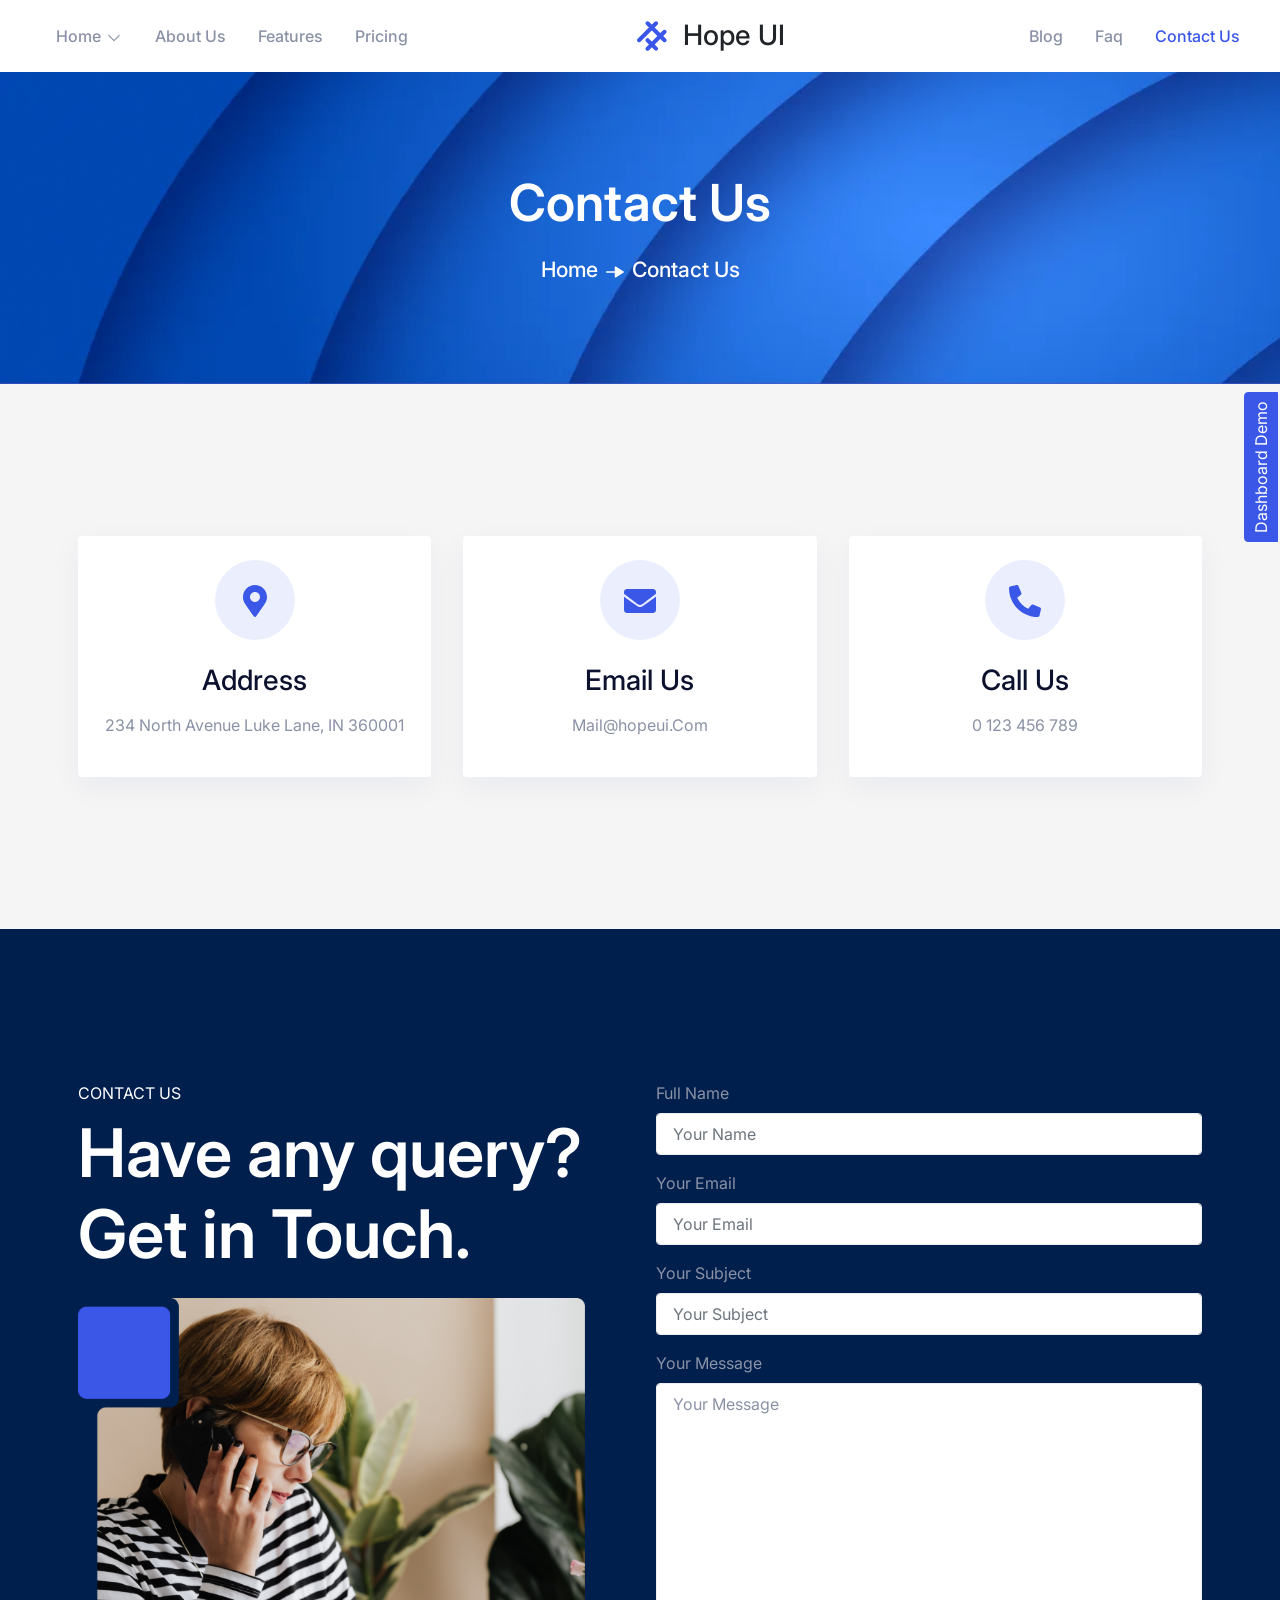
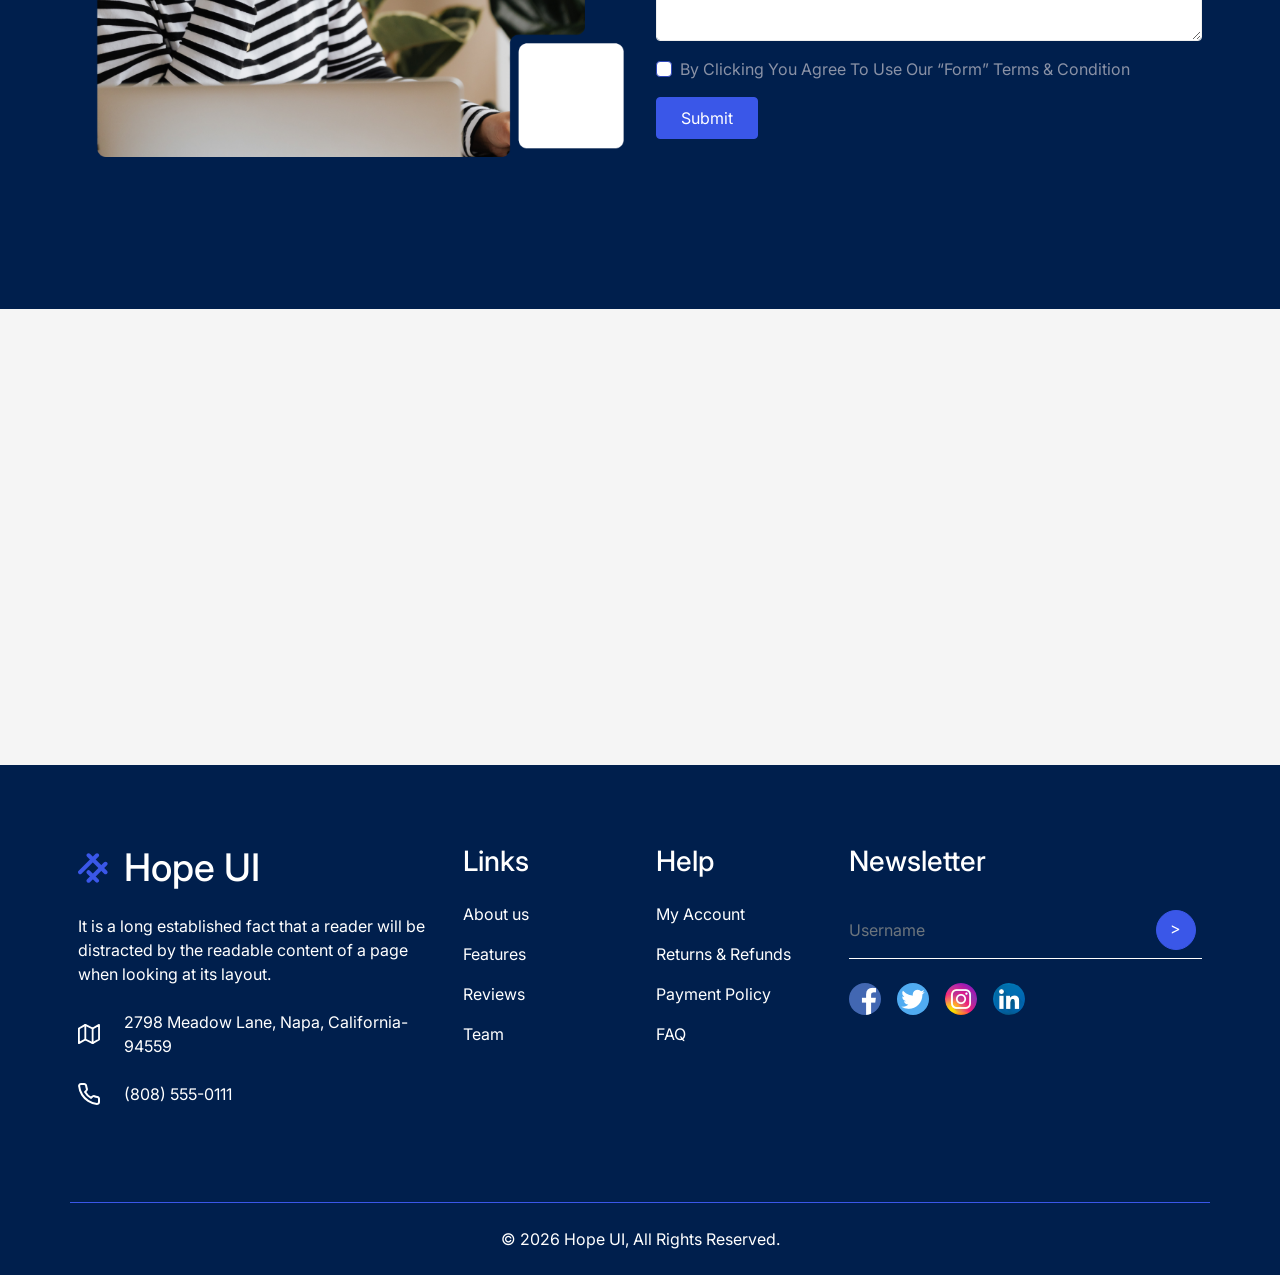
<file: html/landing-pages/contact-us.html>
<!doctype html>
<html lang="en" dir="ltr" class="landing-pages">
  <head>
    <meta charset="utf-8">
      <meta name="viewport" content="width=device-width, initial-scale=1, shrink-to-fit=no">
      <title>Hope UI | Responsive Bootstrap 5 Admin Dashboard Template</title>
      
      <!-- Favicon -->
      <link rel="shortcut icon" href="../assets/images/favicon.ico">
      
      <!-- Library / Plugin Css Build -->
      <link rel="stylesheet" href="../assets/css/core/libs.min.css">
      
      
      <!-- Hope Ui Design System Css -->
      <link rel="stylesheet" href="../assets/css/hope-ui.min.css?v=4.0.0">
      
      <!-- Custom Css -->
      <link rel="stylesheet" href="../assets/css/custom.min.css?v=4.0.0">
      
      <!-- Dark Css -->
      <link rel="stylesheet" href="../assets/css/dark.min.css">
      
      <!-- Customizer Css -->
      <link rel="stylesheet" href="../assets/css/customizer.min.css">
      
      <!-- RTL Css -->
      <link rel="stylesheet" href="../assets/css/rtl.min.css">
      
      
      <!-- SwiperSlider css -->
      <link rel="stylesheet" href="../assets/vendor/swiperSlider/swiper-bundle.min.css">
      <link rel="stylesheet" href="../landing-pages/assets/css/landing-pages.min.css">  </head>
  <body class=" body-bg landing-pages">
    <span class="screen-darken"></span>
    <!-- loader-Start -->
    <div id="loading">
      <div class="loader simple-loader">
          <div class="loader-body">
          </div>
      </div>    </div>
    <!-- loader-END -->
    <!-- Wrapper-start -->
    <main class="main-content">
      <div class="position-relative">
        <!-- Nav-Start -->
          <nav class="nav navbar navbar-expand-xl navbar-light iq-navbar header-hover-menu">
            <div class="container-fluid navbar-inner">
              <div class="d-flex align-items-center justify-content-between w-100 landing-header">
                <div class="d-flex align-items-center d-xl-none">
                      <button data-trigger="navbar_main" class="d-xl-none btn btn-primary rounded-pill p-1 pt-0" type="button">
                          <svg width="20px" class="icon-20" viewBox="0 0 24 24">
                          <path fill="currentColor" d="M4,11V13H16L10.5,18.5L11.92,19.92L19.84,12L11.92,4.08L10.5,5.5L16,11H4Z"></path>
                      </svg>
                      </button>
                      <a href="../landing-pages/index.html" class="navbar-brand ms-3  d-xl-none">
                          <!--Logo start-->
                          <svg class="icon-30 text-primary" width="30"  viewBox="0 0 30 30" fill="none" xmlns="http://www.w3.org/2000/svg">
                              <rect x="-0.757324" y="19.2427" width="28" height="4" rx="2" transform="rotate(-45 -0.757324 19.2427)" fill="currentColor"></rect>
                              <rect x="7.72803" y="27.728" width="28" height="4" rx="2" transform="rotate(-45 7.72803 27.728)" fill="currentColor"></rect>
                              <rect x="10.5366" y="16.3945" width="16" height="4" rx="2" transform="rotate(45 10.5366 16.3945)" fill="currentColor"></rect>
                              <rect x="10.5562" y="-0.556152" width="28" height="4" rx="2" transform="rotate(45 10.5562 -0.556152)" fill="currentColor"></rect>
                          </svg>
                          <!--logo End-->        <h5 class="logo-title">Hope UI</h5>
                      </a>
                  </div>
                 <!-- Horizontal Menu Start -->
                 <nav id="navbar_main" class="mobile-offcanvas nav navbar navbar-expand-xl hover-nav horizontal-nav">
                 <div class="container-fluid p-lg-0">
                    <div class="offcanvas-header px-0">
                        <div class="navbar-brand ms-3">
                           <a href="landing-pages/index.html" class="navbar-brand m-0">
                             <!--Logo start-->
                             <svg class="icon-30 text-primary" width="30"  viewBox="0 0 30 30" fill="none" xmlns="http://www.w3.org/2000/svg">
                                 <rect x="-0.757324" y="19.2427" width="28" height="4" rx="2" transform="rotate(-45 -0.757324 19.2427)" fill="currentColor"></rect>
                                 <rect x="7.72803" y="27.728" width="28" height="4" rx="2" transform="rotate(-45 7.72803 27.728)" fill="currentColor"></rect>
                                 <rect x="10.5366" y="16.3945" width="16" height="4" rx="2" transform="rotate(45 10.5366 16.3945)" fill="currentColor"></rect>
                                 <rect x="10.5562" y="-0.556152" width="28" height="4" rx="2" transform="rotate(45 10.5562 -0.556152)" fill="currentColor"></rect>
                             </svg>
                             <!--logo End-->
                             <h5 class="logo-title">Hope UI</h5>
                         </a>
                       </div>
                       <button class="btn-close float-end px-3"></button>
                    </div>
                   <ul class="navbar-nav iq-nav-menu  list-unstyled" id="header-menu">
                       <li class="nav-item ">
                         <a class="nav-link menu-arrow justify-content-start" data-bs-toggle="collapse" href="#homeData" role="button" aria-expanded="false" aria-controls="homeData">
                         <span class="item-name">Home</span>
                         <svg fill="none" xmlns="http://www.w3.org/2000/svg" class="icon-18" width="18" height="18" viewBox="0 0 24 24"><path d="M19 8.5L12 15.5L5 8.5" stroke="currentColor" stroke-width="1.5" stroke-linecap="round" stroke-linejoin="round"></path></svg>
                         </a>
                         <ul class="iq-header-sub-menu list-unstyled collapse" id="homeData">
                             <li class="nav-item"><a class="nav-link " href="../landing-pages/index.html">App Landing Page</a></li>
                             <li class="nav-item">
                             <a class="nav-link " href="../landing-pages/software-landing-page.html">
                                 Software Landing Page
                             </a>
                            </li>
                         </ul>
                     </li>
                       <li class="nav-item"><a class="nav-link " href="../landing-pages/about.html">About Us </a></li>
                       <li class="nav-item"><a class="nav-link " href="../landing-pages/feature.html"> Features </a></li>
                       <li class="nav-item"><a class="nav-link " href="../landing-pages/pricing.html">Pricing</a></li>
                       <li class="nav-item d-xl-none"><a class="nav-link " href="../landing-pages/blog.html">Blog</a></li>
                       <li class="nav-item d-xl-none"><a class="nav-link " href="../landing-pages/faq.html">Faq</a></li>
                       <li class="nav-item d-xl-none"><a class="nav-link active" href="../landing-pages/contact-us.html">Contact Us</a></li>
                    </ul>
                 </div> <!-- container-fluid.// -->
                 </nav>
                 <!-- Sidebar Menu End -->        <a href="../landing-pages/index.html" class="navbar-brand m-0 d-xl-flex d-none">
                      <!--Logo start-->
                      <svg class="icon-30 text-primary" width="30"  viewBox="0 0 30 30" fill="none" xmlns="http://www.w3.org/2000/svg">
                          <rect x="-0.757324" y="19.2427" width="28" height="4" rx="2" transform="rotate(-45 -0.757324 19.2427)" fill="currentColor"></rect>
                          <rect x="7.72803" y="27.728" width="28" height="4" rx="2" transform="rotate(-45 7.72803 27.728)" fill="currentColor"></rect>
                          <rect x="10.5366" y="16.3945" width="16" height="4" rx="2" transform="rotate(45 10.5366 16.3945)" fill="currentColor"></rect>
                          <rect x="10.5562" y="-0.556152" width="28" height="4" rx="2" transform="rotate(45 10.5562 -0.556152)" fill="currentColor"></rect>
                      </svg>
                      <!--logo End-->
                      <h5 class="logo-title">Hope UI</h5>
                  </a>
                  <ul class="d-block d-xl-none list-unstyled m-0">
                    <li class="nav-item dropdown iq-responsive-menu ">
                        <div class="btn btn-sm bg-body" id="navbarDropdown-search-11" role="button" data-bs-toggle="dropdown" aria-expanded="false">
                            <svg class="icon-20" width="20" viewBox="0 0 24 24" fill="none" xmlns="http://www.w3.org/2000/svg">
                                <circle cx="11.7669" cy="11.7666" r="8.98856" stroke="currentColor" stroke-width="1.5" stroke-linecap="round" stroke-linejoin="round"></circle>
                                <path d="M18.0186 18.4851L21.5426 22" stroke="currentColor" stroke-width="1.5" stroke-linecap="round" stroke-linejoin="round"></path>
                            </svg>
                        </div>
                        <ul class="dropdown-menu dropdown-menu-end" aria-labelledby="navbarDropdown-search-11" style="width: 18rem;">
                            <li class="px-3 py-0">
                                <div class="form-group input-group mb-0">
                                <input type="text" class="form-control" placeholder="Search...">
                                <span class="input-group-text">
                                    <svg class="icon-20" width="20" height="20" viewBox="0 0 24 24" fill="none" xmlns="http://www.w3.org/2000/svg">
                                        <circle cx="11.7669" cy="11.7666" r="8.98856" stroke="currentColor" stroke-width="1.5" stroke-linecap="round" stroke-linejoin="round"></circle>
                                        <path d="M18.0186 18.4851L21.5426 22" stroke="currentColor" stroke-width="1.5" stroke-linecap="round" stroke-linejoin="round"></path>
                                    </svg>
                                </span>
                                </div>
                            </li>
                        </ul>
                    </li>
                  </ul>
                  
                <ul class=" navbar-nav  align-items-center navbar-list d-none d-xl-flex">
                  <li class="nav-item"><a class="nav-link " href="../landing-pages/blog.html">Blog</a></li>
                  <li class="nav-item"><a class="nav-link " href="../landing-pages/faq.html">Faq</a></li>
                  <li class="nav-item"><a class="nav-link active" href="../landing-pages/contact-us.html">Contact Us</a></li>
                </ul>
               </div>
            </div>
          </nav>        <!--Nav-End-->
      </div>
<div class="sub-header">
    <div class="container">
        <div class="row">
            <div class="col-lg-12 text-center">
                <h3 class="text-white mb-4">Contact Us</h3>
                <h6 class="text-white">Home  <svg fill="none" xmlns="http://www.w3.org/2000/svg" width="24" height="24" viewBox="0 0 24 24">
                <path d="M12.1415 6.5899C11.9075 6.71614 11.7616 6.95618 11.7616 7.21726V11.2827H3.73429C3.32896 11.2827 3 11.604 3 12C3 12.3959 3.32896 12.7172 3.73429 12.7172H11.7616V16.7827C11.7616 17.0447 11.9075 17.2848 12.1415 17.4101C12.3755 17.5372 12.6614 17.5286 12.8875 17.39L20.6573 12.6073C20.8708 12.4753 21 12.2467 21 12C21 11.7532 20.8708 11.5247 20.6573 11.3927L12.8875 6.60998C12.7681 6.5373 12.632 6.5 12.4959 6.5C12.3745 6.5 12.2521 6.5306 12.1415 6.5899Z" fill="currentColor" />
                </svg> Contact Us</h6>
            </div>
        </div>
    </div>
</div><div class="section-padding">
    <div class="container">
        <div class="row">
            <div class="col-lg-4 col-md-12">
            <div class="card rounded-1 mb-lg-0">
                <div class="card-body text-center">
                    <div class="services bg-soft-primary rounded-pill text-center mx-auto mb-4">
                        <svg aria-hidden="true" focusable="false" data-prefix="fas" data-icon="map-marker-alt" class="svg-inline--fa fa-map-marker-alt fa-w-12" xmlns="http://www.w3.org/2000/svg" viewBox="0 0 384 512" width="32" height="32"><path fill="currentColor" d="M172.268 501.67C26.97 291.031 0 269.413 0 192 0 85.961 85.961 0 192 0s192 85.961 192 192c0 77.413-26.97 99.031-172.268 309.67-9.535 13.774-29.93 13.773-39.464 0zM192 272c44.183 0 80-35.817 80-80s-35.817-80-80-80-80 35.817-80 80 35.817 80 80 80z"></path></svg>
                    </div>
                        <h5 class="mt-4">Address</h5>
                        <p class="mt-3">234 North Avenue Luke Lane, IN 360001</p>
                    </div>
                </div>
            </div>
            <div class="col-lg-4 col-md-6">
                <div class="card rounded-1 mb-lg-0">
                    <div class="card-body text-center">
                        <div class="services bg-soft-primary rounded-pill text-center mx-auto mb-4">
                            <svg aria-hidden="true" focusable="false" data-prefix="fas" data-icon="envelope" class="svg-inline--fa fa-envelope fa-w-16" xmlns="http://www.w3.org/2000/svg" viewBox="0 0 512 512" width="32" height="32"><path fill="currentColor" d="M502.3 190.8c3.9-3.1 9.7-.2 9.7 4.7V400c0 26.5-21.5 48-48 48H48c-26.5 0-48-21.5-48-48V195.6c0-5 5.7-7.8 9.7-4.7 22.4 17.4 52.1 39.5 154.1 113.6 21.1 15.4 56.7 47.8 92.2 47.6 35.7.3 72-32.8 92.3-47.6 102-74.1 131.6-96.3 154-113.7zM256 320c23.2.4 56.6-29.2 73.4-41.4 132.7-96.3 142.8-104.7 173.4-128.7 5.8-4.5 9.2-11.5 9.2-18.9v-19c0-26.5-21.5-48-48-48H48C21.5 64 0 85.5 0 112v19c0 7.4 3.4 14.3 9.2 18.9 30.6 23.9 40.7 32.4 173.4 128.7 16.8 12.2 50.2 41.8 73.4 41.4z"></path></svg>
                        </div>
                        <h5 class="mt-4">Email Us</h5>
                        <p class="mt-3">Mail@hopeui.Com</p>
                    </div>
                </div>
            </div>
            <div class="col-lg-4 col-md-6">
                <div class="card rounded-1 mb-lg-0">
                    <div class="card-body text-center">
                        <div class="services bg-soft-primary rounded-pill text-center mx-auto mb-4">
                            <svg aria-hidden="true" focusable="false" data-prefix="fas" data-icon="phone-alt" class="svg-inline--fa fa-phone-alt fa-w-16" xmlns="http://www.w3.org/2000/svg" viewBox="0 0 512 512" width="32" height="32"><path fill="currentColor" d="M497.39 361.8l-112-48a24 24 0 0 0-28 6.9l-49.6 60.6A370.66 370.66 0 0 1 130.6 204.11l60.6-49.6a23.94 23.94 0 0 0 6.9-28l-48-112A24.16 24.16 0 0 0 122.6.61l-104 24A24 24 0 0 0 0 48c0 256.5 207.9 464 464 464a24 24 0 0 0 23.4-18.6l24-104a24.29 24.29 0 0 0-14.01-27.6z"></path></svg>
                        </div>
                        <h5 class="mt-4">Call Us</h5>
                        <p class="mt-3">0 123 456 789</p>
                    </div>
                </div>
            </div>
        </div>
    </div>
</div>
<div class="section-padding bg-secondary">
    <div class="container">
        <div class="row">
            <div class="col-md-12 col-lg-6">
                <p class="mb-2 text-uppercase text-white">
                   Contact Us
                </p>
                <h2 class="text-white mb-4">Have any query? <br> Get in Touch.</h2>
                <img src="../landing-pages/assets/images/home-4/contact.webp" alt="" class="img-fluid" loading="lazy">
            </div>
            <div class="col-md-12 col-lg-6 mt-4 mt-md-0">
                <div class="form-group">
                    <label for="full-name" class="form-label">Full Name</label>
                    <input type="text" class="form-control" id="full-name" placeholder="Your Name" >
                </div>
                <div class="form-group">
                    <label for="your-email" class="form-label">Your Email</label>
                    <input type="text" class="form-control" id="your-email" placeholder="Your Email" >
                </div>
                <div class="form-group">
                    <label for="your-subject" class="form-label">Your Subject</label>
                    <input type="text" class="form-control" id="your-subject" placeholder="Your Subject" >
                </div>
                <div class="form-group mb-3">
                <label for="your-message" class="form-label">Your Message</label>
                <textarea name="message" rows="10" class="form-control" >
Your Message
                </textarea>
                </div>
                <div class="form-check mb-3">
                    <input type="checkbox" class="form-check-input" id="customCheck1">
                    <label class="form-check-label" for="customCheck1">By Clicking You Agree To Use Our “Form” Terms & Condition</label>
                </div>
                <a href="#" class="btn btn-primary">Submit</a>
            </div>
        </div>
    </div>
</div>
<div>
    <iframe src="https://www.google.com/maps/embed?pb=!1m14!1m8!1m3!1d123505.75790910245!2d121.05573800000002!3d14.681181!3m2!1i1024!2i768!4f13.1!3m3!1m2!1s0x3397ba0942ef7375%3A0x4a9a32d9fe083d40!2sQuezon%20City%2C%20Metro%20Manila%2C%20Philippines!5e0!3m2!1sen!2sus!4v1676356596840!5m2!1sen!2sus" width="100%" height="450" style="border:0;" allowfullscreen="" loading="lazy" referrerpolicy="no-referrer-when-downgrade"></iframe>
</div>

    </main>
    <!-- Wrapper-End -->
    <!-- Footer-start -->
          <footer >
              <div class="bg-secondary inner-box ">
                  <div class="container">
                          <div class="row">
                              <div class="col-md-4">
                                  <a href="../dashboard/index.html" class="navbar-brand  d-flex align-items-center">
                                      <svg class="icon-30 text-primary" width="30" 
                                          viewBox="0 0 30 30" fill="none" xmlns="http://www.w3.org/2000/svg">
                                          <rect x="-0.757324" y="19.2427" width="28" height="4" rx="2"
                                              transform="rotate(-45 -0.757324 19.2427)" fill="currentColor" />
                                          <rect x="7.72803" y="27.728" width="28" height="4" rx="2" transform="rotate(-45 7.72803 27.728)"
                                              fill="currentColor" />
                                          <rect x="10.5366" y="16.3945" width="16" height="4" rx="2"
                                              transform="rotate(45 10.5366 16.3945)" fill="currentColor" />
                                          <rect x="10.5562" y="-0.556152" width="28" height="4" rx="2"
                                              transform="rotate(45 10.5562 -0.556152)" fill="currentColor" />
                                      </svg>
                                      <h4 class="logo-title ms-3 text-white">Hope UI</h4>
                                  </a>
                                  <p class="text-white my-4">It is a long established fact that a reader will be distracted by the readable content of a page when
                                      looking at its layout. </p>
                                  <div class="d-flex align-items-center mb-4">
                                      <svg width="24" height="24" viewBox="0 0 24 24" fill="none" xmlns="http://www.w3.org/2000/svg">
                                          <path d="M1 6V22L8 18L16 22L23 18V2L16 6L8 2L1 6Z" stroke="white" stroke-width="2"
                                              stroke-linecap="round" stroke-linejoin="round" />
                                          <path d="M16 6V22" stroke="white" stroke-width="2" stroke-linecap="round"
                                              stroke-linejoin="round" />
                                          <path d="M8 2V18" stroke="white" stroke-width="2" stroke-linecap="round"
                                              stroke-linejoin="round" />
                                      </svg>
                                      <p class="ms-4 mb-0 text-white">2798 Meadow Lane, Napa, California- 94559</p>
                                  </div>
                                  <div class="d-flex align-items-center">
                                      <svg width="22" height="22" viewBox="0 0 22 22" fill="none" xmlns="http://www.w3.org/2000/svg">
                                          <path
                                              d="M21 15.9201V18.9201C21.0011 19.1986 20.9441 19.4743 20.8325 19.7294C20.7209 19.9846 20.5573 20.2137 20.3521 20.402C20.1468 20.5902 19.9046 20.7336 19.6407 20.8228C19.3769 20.912 19.0974 20.9452 18.82 20.9201C15.7428 20.5857 12.787 19.5342 10.19 17.8501C7.77382 16.3148 5.72533 14.2663 4.18999 11.8501C2.49997 9.2413 1.44824 6.27109 1.11999 3.1801C1.095 2.90356 1.12787 2.62486 1.21649 2.36172C1.30512 2.09859 1.44756 1.85679 1.63476 1.65172C1.82196 1.44665 2.0498 1.28281 2.30379 1.17062C2.55777 1.05843 2.83233 1.00036 3.10999 1.0001H6.10999C6.5953 0.995321 7.06579 1.16718 7.43376 1.48363C7.80173 1.80008 8.04207 2.23954 8.10999 2.7201C8.23662 3.68016 8.47144 4.62282 8.80999 5.5301C8.94454 5.88802 8.97366 6.27701 8.8939 6.65098C8.81415 7.02494 8.62886 7.36821 8.35999 7.6401L7.08999 8.9101C8.51355 11.4136 10.5864 13.4865 13.09 14.9101L14.36 13.6401C14.6319 13.3712 14.9751 13.1859 15.3491 13.1062C15.7231 13.0264 16.1121 13.0556 16.47 13.1901C17.3773 13.5286 18.3199 13.7635 19.28 13.8901C19.7658 13.9586 20.2094 14.2033 20.5265 14.5776C20.8437 14.9519 21.0122 15.4297 21 15.9201Z"
                                              stroke="white" stroke-width="2" stroke-linecap="round" stroke-linejoin="round" />
                                      </svg>
                                      <p class="ms-4 mb-0 text-white">(808) 555-0111</p>
                                  </div>
                              </div>
                              <div class="col-md-2 mt-md-0 mt-4">
                                  <h5 class="mb-4 text-white">Links</h5>
                                  <ul class="m-0 p-0 list-unstyled text-white">
                                      <li class="mb-3">About us</li>
                                      <li class="mb-3">Features</li>
                                      <li class="mb-3">Reviews</li>
                                      <li>Team</li>
                                  </ul>
                              </div>
                              <div class="col-md-2 mt-md-0 mt-4">
                                  <h5 class="mb-4 text-white">Help</h5>
                                  <ul class="m-0 p-0 list-unstyled text-white">
                                      <li class="mb-3">My Account</li>
                                      <li class="mb-3">Returns & Refunds</li>
                                      <li class="mb-3">Payment Policy</li>
                                      <li>FAQ</li>
                                  </ul>
                              </div>
                              <div class="col-md-4 mt-md-0 mt-4">
                                  <h5 class="mb-4 text-white">Newsletter</h5>
                                  <div class="input-group mb-4">
                                      <input type="text" class="form-control input-email ps-0" placeholder="Username" aria-label="Username"
                                          aria-describedby="basic-addon1">
                                      <span class="input-group-text input-email-btn" id="basic-addon1"></span>
                                  </div>
          
                              <ul class="list-unstyled p-0 m-0 d-flex mt-4">
                                  <li>
                                      <a href="#"><img src="../assets/images/brands/08.png" alt="fb" loading="lazy" class="rounded-pill"></a>
                                  </li>
                                  <li class="ps-3">
                                      <a href="#"><img src="../assets/images/brands/09.png" alt="gm" loading="lazy" class="rounded-pill"></a>
                                  </li>
                                  <li class="ps-3">
                                      <a href="#"><img src="../assets/images/brands/10.png" alt="im" loading="lazy" class="rounded-pill"></a>
                                  </li>
                                  <li class="ps-3">
                                      <a href="#"><img src="../assets/images/brands/13.png" alt="li" loading="lazy" class="rounded-pill"></a>
                                  </li>
                              </ul>   
                              </div>
                              <hr>
                          </div>
                  </div>
              </div>
              <div class="footer-bottom bg-secondary ">
                  <div class="container border-top  py-4 border-primary">
                      <div class="row">
                          <div class="col-md-12 text-center text-white">
                                  <p class="mb-0">©
                                      <script>document.write(new Date().getFullYear())</script> Hope UI, All Rights Reserved.
                                  </p>
                              </div>
                      </div>
                  </div>
              </div>
          </footer>    <!-- Footer-end -->
    <div id ="back-to-top" style="display: none;">
        <a class="p-0 btn btn-primary btn-sm position-fixed top" id="top" href="#top">
            <svg class="icon-30" width="30" viewBox="0 0 24 24" fill="none" xmlns="http://www.w3.org/2000/svg">
                <path d="M5 15.5L12 8.5L19 15.5" stroke="currentColor" stroke-width="1.5" stroke-linecap="round" stroke-linejoin="round"></path>
            </svg>
        </a>
    </div>
     <a class="btn btn-fixed-end btn-primary btn-icon btn-landing" href="../dashboard/index.html">
      Dashboard Demo
    </a>

      <!-- offcanvas start -->
    <!-- Library Bundle Script -->
    <script src="../assets/js/core/libs.min.js"></script>
    
    <!-- External Library Bundle Script -->
    <script src="../assets/js/core/external.min.js"></script>
    
    <!-- Widgetchart Script -->
    <script src="../assets/js/charts/widgetcharts.js"></script>
    
    <!-- mapchart Script -->
    <script src="../assets/js/charts/vectore-chart.js"></script>
    <script src="../assets/js/charts/dashboard.js" ></script>
    
    <!-- fslightbox Script -->
    <script src="../assets/js/plugins/fslightbox.js"></script>
    
    <!-- Settings Script -->
    <script src="../assets/js/plugins/setting.js"></script>
    
    <!-- Slider-tab Script -->
    <script src="../assets/js/plugins/slider-tabs.js"></script>
    
    <!-- Form Wizard Script -->
    <script src="../assets/js/plugins/form-wizard.js"></script>
    
    <!-- AOS Animation Plugin-->
    
    <!-- App Script -->
    <script src="../assets/js/hope-ui.js" defer></script>
    
    
    <!-- SwiperSlider Script -->
    <script src="../assets/vendor/swiperSlider/swiper-bundle.min.js"></script>
     <script src="../landing-pages/assets/js/app-landing.js" defer></script>  </body>
</html>
</file>
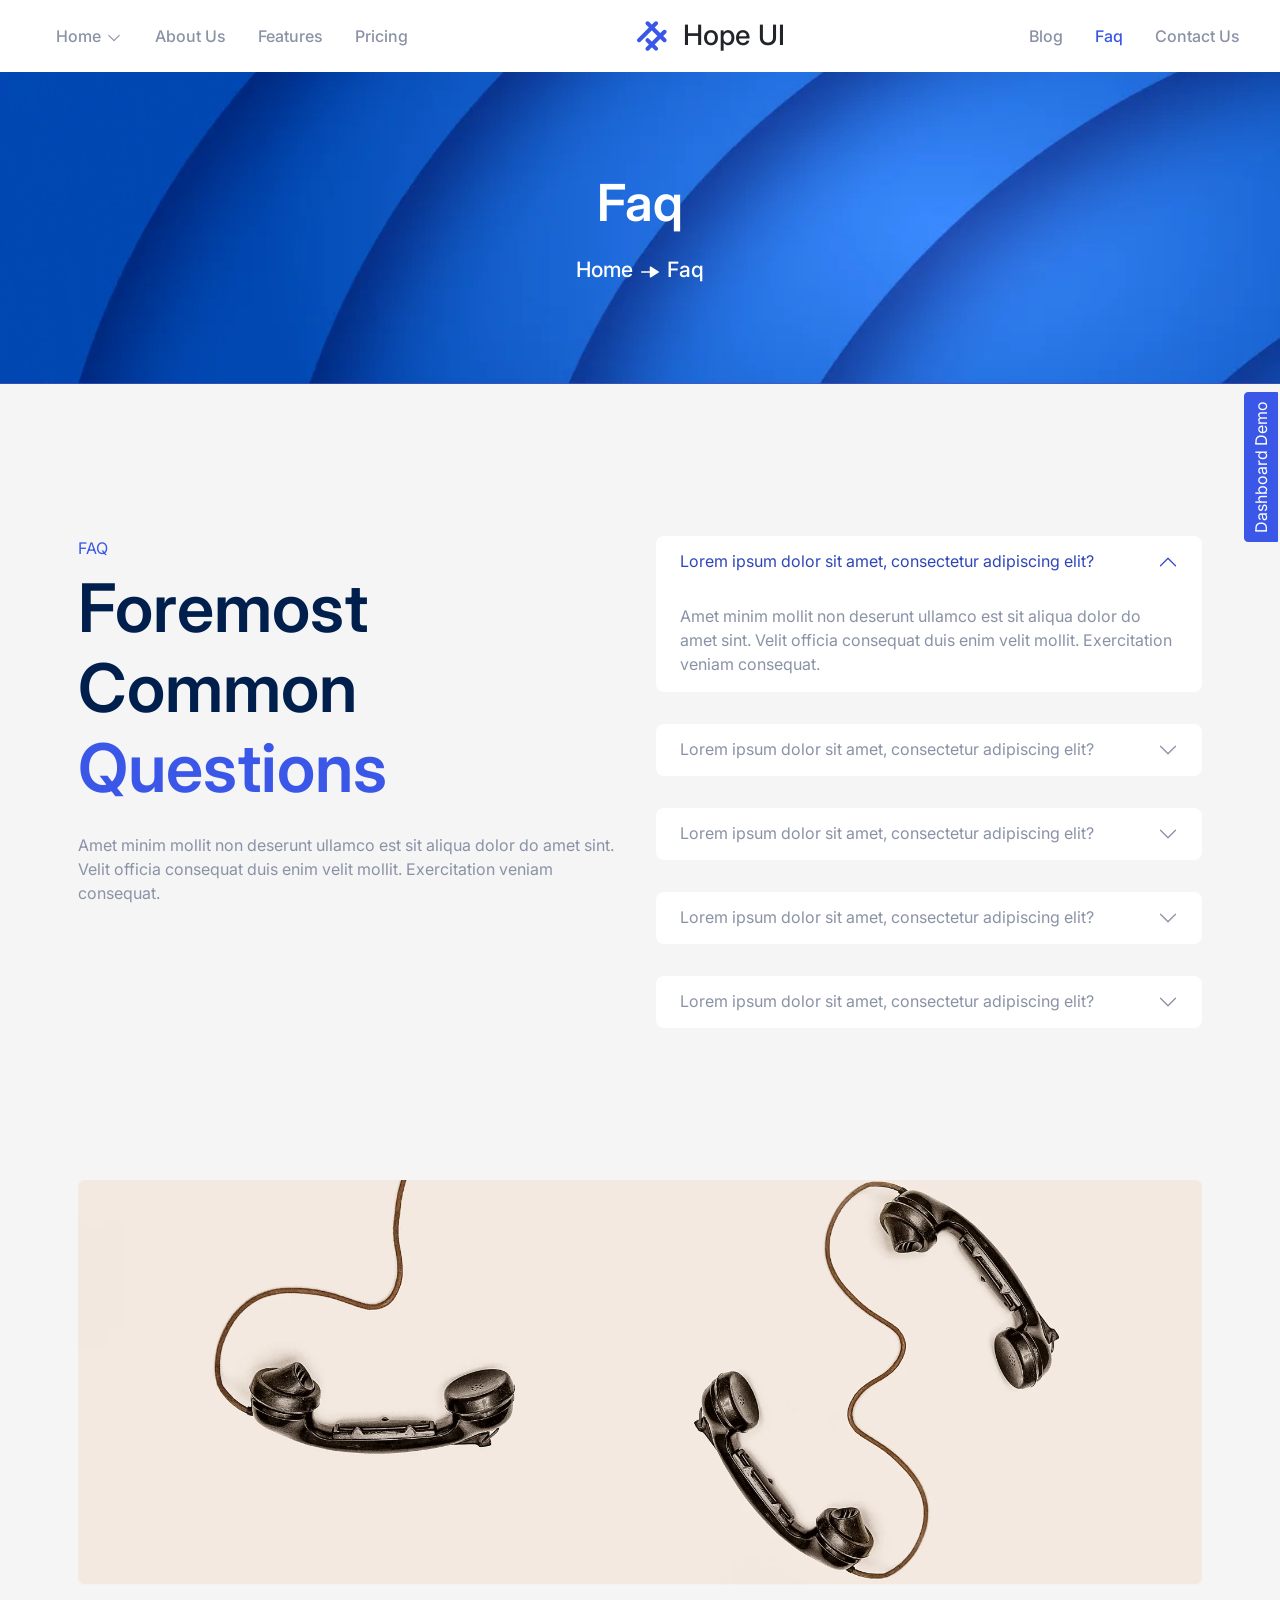
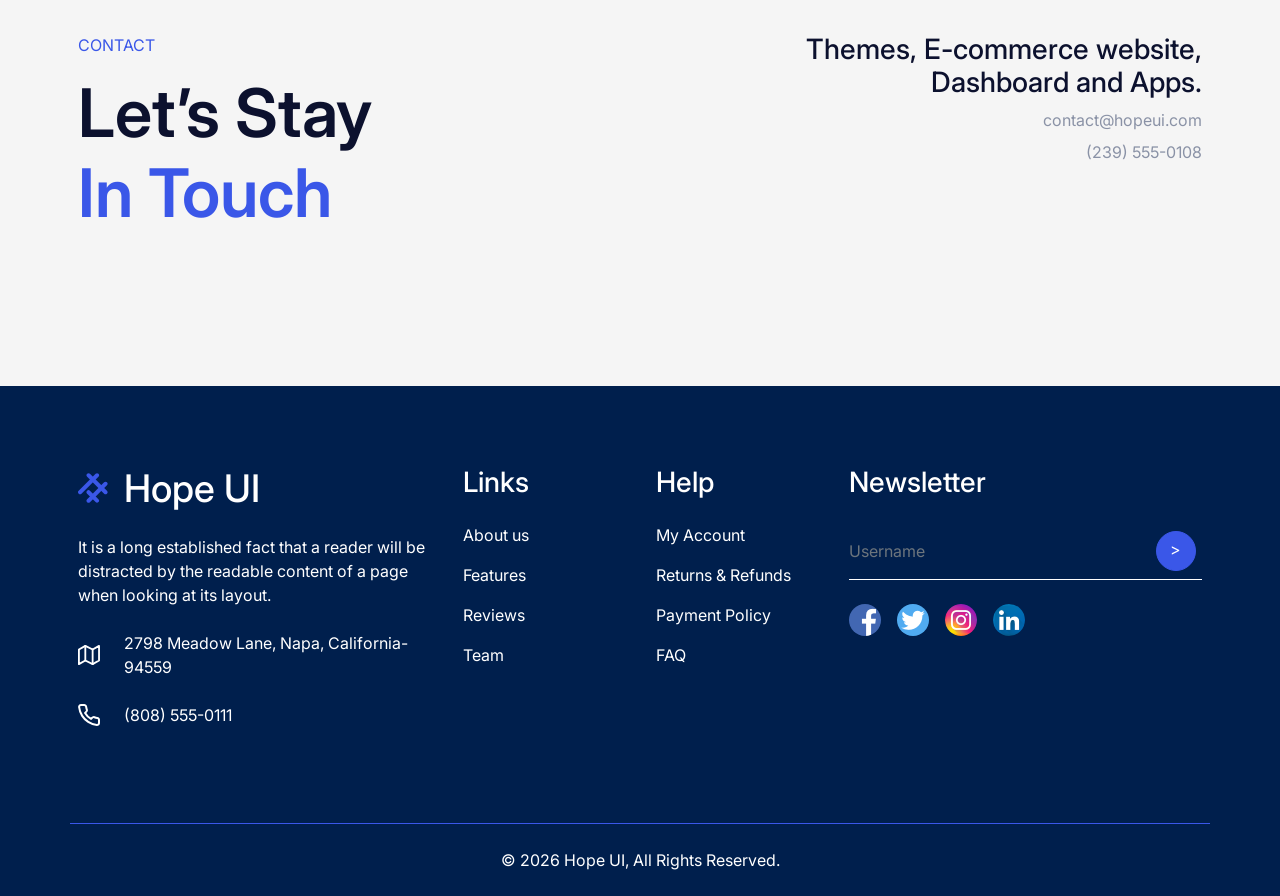
<file: html/landing-pages/faq.html>
<!doctype html>
<html lang="en" dir="ltr" class="landing-pages">
  <head>
    <meta charset="utf-8">
      <meta name="viewport" content="width=device-width, initial-scale=1, shrink-to-fit=no">
      <title>Hope UI | Responsive Bootstrap 5 Admin Dashboard Template</title>
      
      <!-- Favicon -->
      <link rel="shortcut icon" href="../assets/images/favicon.ico">
      
      <!-- Library / Plugin Css Build -->
      <link rel="stylesheet" href="../assets/css/core/libs.min.css">
      
      
      <!-- Hope Ui Design System Css -->
      <link rel="stylesheet" href="../assets/css/hope-ui.min.css?v=4.0.0">
      
      <!-- Custom Css -->
      <link rel="stylesheet" href="../assets/css/custom.min.css?v=4.0.0">
      
      <!-- Dark Css -->
      <link rel="stylesheet" href="../assets/css/dark.min.css">
      
      <!-- Customizer Css -->
      <link rel="stylesheet" href="../assets/css/customizer.min.css">
      
      <!-- RTL Css -->
      <link rel="stylesheet" href="../assets/css/rtl.min.css">
      
      
      <!-- SwiperSlider css -->
      <link rel="stylesheet" href="../assets/vendor/swiperSlider/swiper-bundle.min.css">
      <link rel="stylesheet" href="../landing-pages/assets/css/landing-pages.min.css">  </head>
  <body class=" body-bg landing-pages">
    <span class="screen-darken"></span>
    <!-- loader-Start -->
    <div id="loading">
      <div class="loader simple-loader">
          <div class="loader-body">
          </div>
      </div>    </div>
    <!-- loader-END -->
    <!-- Wrapper-start -->
    <main class="main-content">
      <div class="position-relative">
        <!-- Nav-Start -->
          <nav class="nav navbar navbar-expand-xl navbar-light iq-navbar header-hover-menu">
            <div class="container-fluid navbar-inner">
              <div class="d-flex align-items-center justify-content-between w-100 landing-header">
                <div class="d-flex align-items-center d-xl-none">
                      <button data-trigger="navbar_main" class="d-xl-none btn btn-primary rounded-pill p-1 pt-0" type="button">
                          <svg width="20px" class="icon-20" viewBox="0 0 24 24">
                          <path fill="currentColor" d="M4,11V13H16L10.5,18.5L11.92,19.92L19.84,12L11.92,4.08L10.5,5.5L16,11H4Z"></path>
                      </svg>
                      </button>
                      <a href="../landing-pages/index.html" class="navbar-brand ms-3  d-xl-none">
                          <!--Logo start-->
                          <svg class="icon-30 text-primary" width="30"  viewBox="0 0 30 30" fill="none" xmlns="http://www.w3.org/2000/svg">
                              <rect x="-0.757324" y="19.2427" width="28" height="4" rx="2" transform="rotate(-45 -0.757324 19.2427)" fill="currentColor"></rect>
                              <rect x="7.72803" y="27.728" width="28" height="4" rx="2" transform="rotate(-45 7.72803 27.728)" fill="currentColor"></rect>
                              <rect x="10.5366" y="16.3945" width="16" height="4" rx="2" transform="rotate(45 10.5366 16.3945)" fill="currentColor"></rect>
                              <rect x="10.5562" y="-0.556152" width="28" height="4" rx="2" transform="rotate(45 10.5562 -0.556152)" fill="currentColor"></rect>
                          </svg>
                          <!--logo End-->        <h5 class="logo-title">Hope UI</h5>
                      </a>
                  </div>
                 <!-- Horizontal Menu Start -->
                 <nav id="navbar_main" class="mobile-offcanvas nav navbar navbar-expand-xl hover-nav horizontal-nav">
                 <div class="container-fluid p-lg-0">
                    <div class="offcanvas-header px-0">
                        <div class="navbar-brand ms-3">
                           <a href="landing-pages/index.html" class="navbar-brand m-0">
                             <!--Logo start-->
                             <svg class="icon-30 text-primary" width="30"  viewBox="0 0 30 30" fill="none" xmlns="http://www.w3.org/2000/svg">
                                 <rect x="-0.757324" y="19.2427" width="28" height="4" rx="2" transform="rotate(-45 -0.757324 19.2427)" fill="currentColor"></rect>
                                 <rect x="7.72803" y="27.728" width="28" height="4" rx="2" transform="rotate(-45 7.72803 27.728)" fill="currentColor"></rect>
                                 <rect x="10.5366" y="16.3945" width="16" height="4" rx="2" transform="rotate(45 10.5366 16.3945)" fill="currentColor"></rect>
                                 <rect x="10.5562" y="-0.556152" width="28" height="4" rx="2" transform="rotate(45 10.5562 -0.556152)" fill="currentColor"></rect>
                             </svg>
                             <!--logo End-->
                             <h5 class="logo-title">Hope UI</h5>
                         </a>
                       </div>
                       <button class="btn-close float-end px-3"></button>
                    </div>
                   <ul class="navbar-nav iq-nav-menu  list-unstyled" id="header-menu">
                       <li class="nav-item ">
                         <a class="nav-link menu-arrow justify-content-start" data-bs-toggle="collapse" href="#homeData" role="button" aria-expanded="false" aria-controls="homeData">
                         <span class="item-name">Home</span>
                         <svg fill="none" xmlns="http://www.w3.org/2000/svg" class="icon-18" width="18" height="18" viewBox="0 0 24 24"><path d="M19 8.5L12 15.5L5 8.5" stroke="currentColor" stroke-width="1.5" stroke-linecap="round" stroke-linejoin="round"></path></svg>
                         </a>
                         <ul class="iq-header-sub-menu list-unstyled collapse" id="homeData">
                             <li class="nav-item"><a class="nav-link " href="../landing-pages/index.html">App Landing Page</a></li>
                             <li class="nav-item">
                             <a class="nav-link " href="../landing-pages/software-landing-page.html">
                                 Software Landing Page
                             </a>
                            </li>
                         </ul>
                     </li>
                       <li class="nav-item"><a class="nav-link " href="../landing-pages/about.html">About Us </a></li>
                       <li class="nav-item"><a class="nav-link " href="../landing-pages/feature.html"> Features </a></li>
                       <li class="nav-item"><a class="nav-link " href="../landing-pages/pricing.html">Pricing</a></li>
                       <li class="nav-item d-xl-none"><a class="nav-link " href="../landing-pages/blog.html">Blog</a></li>
                       <li class="nav-item d-xl-none"><a class="nav-link active" href="../landing-pages/faq.html">Faq</a></li>
                       <li class="nav-item d-xl-none"><a class="nav-link " href="../landing-pages/contact-us.html">Contact Us</a></li>
                    </ul>
                 </div> <!-- container-fluid.// -->
                 </nav>
                 <!-- Sidebar Menu End -->        <a href="../landing-pages/index.html" class="navbar-brand m-0 d-xl-flex d-none">
                      <!--Logo start-->
                      <svg class="icon-30 text-primary" width="30"  viewBox="0 0 30 30" fill="none" xmlns="http://www.w3.org/2000/svg">
                          <rect x="-0.757324" y="19.2427" width="28" height="4" rx="2" transform="rotate(-45 -0.757324 19.2427)" fill="currentColor"></rect>
                          <rect x="7.72803" y="27.728" width="28" height="4" rx="2" transform="rotate(-45 7.72803 27.728)" fill="currentColor"></rect>
                          <rect x="10.5366" y="16.3945" width="16" height="4" rx="2" transform="rotate(45 10.5366 16.3945)" fill="currentColor"></rect>
                          <rect x="10.5562" y="-0.556152" width="28" height="4" rx="2" transform="rotate(45 10.5562 -0.556152)" fill="currentColor"></rect>
                      </svg>
                      <!--logo End-->
                      <h5 class="logo-title">Hope UI</h5>
                  </a>
                  <ul class="d-block d-xl-none list-unstyled m-0">
                    <li class="nav-item dropdown iq-responsive-menu ">
                        <div class="btn btn-sm bg-body" id="navbarDropdown-search-11" role="button" data-bs-toggle="dropdown" aria-expanded="false">
                            <svg class="icon-20" width="20" viewBox="0 0 24 24" fill="none" xmlns="http://www.w3.org/2000/svg">
                                <circle cx="11.7669" cy="11.7666" r="8.98856" stroke="currentColor" stroke-width="1.5" stroke-linecap="round" stroke-linejoin="round"></circle>
                                <path d="M18.0186 18.4851L21.5426 22" stroke="currentColor" stroke-width="1.5" stroke-linecap="round" stroke-linejoin="round"></path>
                            </svg>
                        </div>
                        <ul class="dropdown-menu dropdown-menu-end" aria-labelledby="navbarDropdown-search-11" style="width: 18rem;">
                            <li class="px-3 py-0">
                                <div class="form-group input-group mb-0">
                                <input type="text" class="form-control" placeholder="Search...">
                                <span class="input-group-text">
                                    <svg class="icon-20" width="20" height="20" viewBox="0 0 24 24" fill="none" xmlns="http://www.w3.org/2000/svg">
                                        <circle cx="11.7669" cy="11.7666" r="8.98856" stroke="currentColor" stroke-width="1.5" stroke-linecap="round" stroke-linejoin="round"></circle>
                                        <path d="M18.0186 18.4851L21.5426 22" stroke="currentColor" stroke-width="1.5" stroke-linecap="round" stroke-linejoin="round"></path>
                                    </svg>
                                </span>
                                </div>
                            </li>
                        </ul>
                    </li>
                  </ul>
                  
                <ul class=" navbar-nav  align-items-center navbar-list d-none d-xl-flex">
                  <li class="nav-item"><a class="nav-link " href="../landing-pages/blog.html">Blog</a></li>
                  <li class="nav-item"><a class="nav-link active" href="../landing-pages/faq.html">Faq</a></li>
                  <li class="nav-item"><a class="nav-link " href="../landing-pages/contact-us.html">Contact Us</a></li>
                </ul>
               </div>
            </div>
          </nav>        <!--Nav-End-->
      </div>
<div class="sub-header">
    <div class="container">
        <div class="row">
            <div class="col-lg-12 text-center">
                <h3 class="text-white mb-4">Faq</h3>
                <h6 class="text-white">Home  <svg fill="none" xmlns="http://www.w3.org/2000/svg" width="24" height="24" viewBox="0 0 24 24">
                <path d="M12.1415 6.5899C11.9075 6.71614 11.7616 6.95618 11.7616 7.21726V11.2827H3.73429C3.32896 11.2827 3 11.604 3 12C3 12.3959 3.32896 12.7172 3.73429 12.7172H11.7616V16.7827C11.7616 17.0447 11.9075 17.2848 12.1415 17.4101C12.3755 17.5372 12.6614 17.5286 12.8875 17.39L20.6573 12.6073C20.8708 12.4753 21 12.2467 21 12C21 11.7532 20.8708 11.5247 20.6573 11.3927L12.8875 6.60998C12.7681 6.5373 12.632 6.5 12.4959 6.5C12.3745 6.5 12.2521 6.5306 12.1415 6.5899Z" fill="currentColor" />
                </svg> Faq</h6>
            </div>
        </div>
    </div>
</div><div class="section-card-padding">
    <div class="container">
        <div class="row">
            <div class="col-lg-6">
                <p class="mb-2 text-uppercase text-primary">
                   faq
                </p>
                <h2 class="text-secondary mb-4">Foremost Common  <span class="text-primary">Questions</span></h2>
                <p class="mb-0">Amet minim mollit non deserunt ullamco est sit aliqua dolor do amet sint. Velit officia consequat duis enim velit mollit. Exercitation veniam consequat.</p>
            </div>
            <div class="col-lg-6 mt-md-0 mt-4">
                <div class="accordion custom-accordion" id="accordionExample">
                    <div class="accordion-item">
                        <h2 class="accordion-header" id="headingOne">
                        <button class="accordion-button" type="button" data-bs-toggle="collapse" data-bs-target="#collapseOne" aria-expanded="true" aria-controls="collapseOne">
                                Lorem ipsum dolor sit amet, consectetur adipiscing elit?
                        </button>
                        </h2>
                        <div id="collapseOne" class="accordion-collapse collapse show" aria-labelledby="headingOne" data-bs-parent="#accordionExample">
                        <div class="accordion-body">
                            <p class="mb-0">Amet minim mollit non deserunt ullamco est sit aliqua dolor do amet sint. Velit officia consequat duis enim velit mollit. Exercitation veniam consequat.</p>
                        </div>
                        </div>
                    </div>
                    <div class="accordion-item">
                        <h2 class="accordion-header" id="headingTwo">
                        <button class="accordion-button collapsed" type="button" data-bs-toggle="collapse" data-bs-target="#collapseTwo" aria-expanded="false" aria-controls="collapseTwo">
                            Lorem ipsum dolor sit amet, consectetur adipiscing elit?
                        </button>
                        </h2>
                        <div id="collapseTwo" class="accordion-collapse collapse" aria-labelledby="headingTwo" data-bs-parent="#accordionExample">
                        <div class="accordion-body">
                            <p class="mb-0">Amet minim mollit non deserunt ullamco est sit aliqua dolor do amet sint. Velit officia consequat duis enim velit mollit. Exercitation veniam consequat.</p>
                        </div>
                        </div>
                    </div>
                    <div class="accordion-item">
                        <h2 class="accordion-header" id="headingThree">
                        <button class="accordion-button collapsed" type="button" data-bs-toggle="collapse" data-bs-target="#collapseThree" aria-expanded="false" aria-controls="collapseThree">
                            Lorem ipsum dolor sit amet, consectetur adipiscing elit?
                        </button>
                        </h2>
                        <div id="collapseThree" class="accordion-collapse collapse" aria-labelledby="headingThree" data-bs-parent="#accordionExample">
                        <div class="accordion-body">
                            <p class="mb-0">Amet minim mollit non deserunt ullamco est sit aliqua dolor do amet sint. Velit officia consequat duis enim velit mollit. Exercitation veniam consequat.</p>
                        </div>
                        </div>
                    </div>
                        <div class="accordion-item">
                        <h2 class="accordion-header" id="headingFour">
                        <button class="accordion-button collapsed" type="button" data-bs-toggle="collapse" data-bs-target="#collapseFour" aria-expanded="false" aria-controls="collapseFour">
                            Lorem ipsum dolor sit amet, consectetur adipiscing elit?
                        </button>
                        </h2>
                        <div id="collapseFour" class="accordion-collapse collapse" aria-labelledby="headingFour" data-bs-parent="#accordionExample">
                        <div class="accordion-body">
                            <p class="mb-0">Amet minim mollit non deserunt ullamco est sit aliqua dolor do amet sint. Velit officia consequat duis enim velit mollit. Exercitation veniam consequat.</p>
                        </div>
                        </div>
                    </div>
                    <div class="accordion-item">
                        <h2 class="accordion-header" id="headingFive">
                        <button class="accordion-button collapsed" type="button" data-bs-toggle="collapse" data-bs-target="#collapseFive" aria-expanded="false" aria-controls="collapseFive">
                            Lorem ipsum dolor sit amet, consectetur adipiscing elit?
                        </button>
                        </h2>
                        <div id="collapseFive" class="accordion-collapse collapse" aria-labelledby="headingFive" data-bs-parent="#accordionExample">
                            <div class="accordion-body">
                                <p class="mb-0">Amet minim mollit non deserunt ullamco est sit aliqua dolor do amet sint. Velit officia consequat duis enim velit mollit. Exercitation veniam consequat.</p>
                            </div>
                        </div>
                    </div>
                </div>
            </div>
        </div>
    </div>
</div>
<div class="section-padding pt-0">
   <div class="container">
       <div class="row">
               <div class="col-lg-12">
                   <img src="../landing-pages/assets/images/home-2/banner-contact.webp" alt="" class="img-fluid mb-5">
               </div>
               <div class="col-lg-7 col-md-12 text-lg-start text-center">
                   <p class="text-primary text-uppercase">
                   contact
                   </p>
                   <h2>Let’s Stay <br><span class="text-primary">In Touch</span></h2>
               </div>
               <div class="col-lg-5 contact-detail mt-4 mt-lg-0">
                   <h5 class="mb-2">Themes, E-commerce website,
                       Dashboard and Apps.</h5>
                       <p class="mb-2">contact@hopeui.com</p>
                       <p>(239) 555-0108</p>
               </div>
           </div>
       </div> 
</div>

    </main>
    <!-- Wrapper-End -->
    <!-- Footer-start -->
          <footer >
              <div class="bg-secondary inner-box ">
                  <div class="container">
                          <div class="row">
                              <div class="col-md-4">
                                  <a href="../dashboard/index.html" class="navbar-brand  d-flex align-items-center">
                                      <svg class="icon-30 text-primary" width="30" 
                                          viewBox="0 0 30 30" fill="none" xmlns="http://www.w3.org/2000/svg">
                                          <rect x="-0.757324" y="19.2427" width="28" height="4" rx="2"
                                              transform="rotate(-45 -0.757324 19.2427)" fill="currentColor" />
                                          <rect x="7.72803" y="27.728" width="28" height="4" rx="2" transform="rotate(-45 7.72803 27.728)"
                                              fill="currentColor" />
                                          <rect x="10.5366" y="16.3945" width="16" height="4" rx="2"
                                              transform="rotate(45 10.5366 16.3945)" fill="currentColor" />
                                          <rect x="10.5562" y="-0.556152" width="28" height="4" rx="2"
                                              transform="rotate(45 10.5562 -0.556152)" fill="currentColor" />
                                      </svg>
                                      <h4 class="logo-title ms-3 text-white">Hope UI</h4>
                                  </a>
                                  <p class="text-white my-4">It is a long established fact that a reader will be distracted by the readable content of a page when
                                      looking at its layout. </p>
                                  <div class="d-flex align-items-center mb-4">
                                      <svg width="24" height="24" viewBox="0 0 24 24" fill="none" xmlns="http://www.w3.org/2000/svg">
                                          <path d="M1 6V22L8 18L16 22L23 18V2L16 6L8 2L1 6Z" stroke="white" stroke-width="2"
                                              stroke-linecap="round" stroke-linejoin="round" />
                                          <path d="M16 6V22" stroke="white" stroke-width="2" stroke-linecap="round"
                                              stroke-linejoin="round" />
                                          <path d="M8 2V18" stroke="white" stroke-width="2" stroke-linecap="round"
                                              stroke-linejoin="round" />
                                      </svg>
                                      <p class="ms-4 mb-0 text-white">2798 Meadow Lane, Napa, California- 94559</p>
                                  </div>
                                  <div class="d-flex align-items-center">
                                      <svg width="22" height="22" viewBox="0 0 22 22" fill="none" xmlns="http://www.w3.org/2000/svg">
                                          <path
                                              d="M21 15.9201V18.9201C21.0011 19.1986 20.9441 19.4743 20.8325 19.7294C20.7209 19.9846 20.5573 20.2137 20.3521 20.402C20.1468 20.5902 19.9046 20.7336 19.6407 20.8228C19.3769 20.912 19.0974 20.9452 18.82 20.9201C15.7428 20.5857 12.787 19.5342 10.19 17.8501C7.77382 16.3148 5.72533 14.2663 4.18999 11.8501C2.49997 9.2413 1.44824 6.27109 1.11999 3.1801C1.095 2.90356 1.12787 2.62486 1.21649 2.36172C1.30512 2.09859 1.44756 1.85679 1.63476 1.65172C1.82196 1.44665 2.0498 1.28281 2.30379 1.17062C2.55777 1.05843 2.83233 1.00036 3.10999 1.0001H6.10999C6.5953 0.995321 7.06579 1.16718 7.43376 1.48363C7.80173 1.80008 8.04207 2.23954 8.10999 2.7201C8.23662 3.68016 8.47144 4.62282 8.80999 5.5301C8.94454 5.88802 8.97366 6.27701 8.8939 6.65098C8.81415 7.02494 8.62886 7.36821 8.35999 7.6401L7.08999 8.9101C8.51355 11.4136 10.5864 13.4865 13.09 14.9101L14.36 13.6401C14.6319 13.3712 14.9751 13.1859 15.3491 13.1062C15.7231 13.0264 16.1121 13.0556 16.47 13.1901C17.3773 13.5286 18.3199 13.7635 19.28 13.8901C19.7658 13.9586 20.2094 14.2033 20.5265 14.5776C20.8437 14.9519 21.0122 15.4297 21 15.9201Z"
                                              stroke="white" stroke-width="2" stroke-linecap="round" stroke-linejoin="round" />
                                      </svg>
                                      <p class="ms-4 mb-0 text-white">(808) 555-0111</p>
                                  </div>
                              </div>
                              <div class="col-md-2 mt-md-0 mt-4">
                                  <h5 class="mb-4 text-white">Links</h5>
                                  <ul class="m-0 p-0 list-unstyled text-white">
                                      <li class="mb-3">About us</li>
                                      <li class="mb-3">Features</li>
                                      <li class="mb-3">Reviews</li>
                                      <li>Team</li>
                                  </ul>
                              </div>
                              <div class="col-md-2 mt-md-0 mt-4">
                                  <h5 class="mb-4 text-white">Help</h5>
                                  <ul class="m-0 p-0 list-unstyled text-white">
                                      <li class="mb-3">My Account</li>
                                      <li class="mb-3">Returns & Refunds</li>
                                      <li class="mb-3">Payment Policy</li>
                                      <li>FAQ</li>
                                  </ul>
                              </div>
                              <div class="col-md-4 mt-md-0 mt-4">
                                  <h5 class="mb-4 text-white">Newsletter</h5>
                                  <div class="input-group mb-4">
                                      <input type="text" class="form-control input-email ps-0" placeholder="Username" aria-label="Username"
                                          aria-describedby="basic-addon1">
                                      <span class="input-group-text input-email-btn" id="basic-addon1"></span>
                                  </div>
          
                              <ul class="list-unstyled p-0 m-0 d-flex mt-4">
                                  <li>
                                      <a href="#"><img src="../assets/images/brands/08.png" alt="fb" loading="lazy" class="rounded-pill"></a>
                                  </li>
                                  <li class="ps-3">
                                      <a href="#"><img src="../assets/images/brands/09.png" alt="gm" loading="lazy" class="rounded-pill"></a>
                                  </li>
                                  <li class="ps-3">
                                      <a href="#"><img src="../assets/images/brands/10.png" alt="im" loading="lazy" class="rounded-pill"></a>
                                  </li>
                                  <li class="ps-3">
                                      <a href="#"><img src="../assets/images/brands/13.png" alt="li" loading="lazy" class="rounded-pill"></a>
                                  </li>
                              </ul>   
                              </div>
                              <hr>
                          </div>
                  </div>
              </div>
              <div class="footer-bottom bg-secondary ">
                  <div class="container border-top  py-4 border-primary">
                      <div class="row">
                          <div class="col-md-12 text-center text-white">
                                  <p class="mb-0">©
                                      <script>document.write(new Date().getFullYear())</script> Hope UI, All Rights Reserved.
                                  </p>
                              </div>
                      </div>
                  </div>
              </div>
          </footer>    <!-- Footer-end -->
    <div id ="back-to-top" style="display: none;">
        <a class="p-0 btn btn-primary btn-sm position-fixed top" id="top" href="#top">
            <svg class="icon-30" width="30" viewBox="0 0 24 24" fill="none" xmlns="http://www.w3.org/2000/svg">
                <path d="M5 15.5L12 8.5L19 15.5" stroke="currentColor" stroke-width="1.5" stroke-linecap="round" stroke-linejoin="round"></path>
            </svg>
        </a>
    </div>
     <a class="btn btn-fixed-end btn-primary btn-icon btn-landing" href="../dashboard/index.html">
      Dashboard Demo
    </a>

      <!-- offcanvas start -->
    <!-- Library Bundle Script -->
    <script src="../assets/js/core/libs.min.js"></script>
    
    <!-- External Library Bundle Script -->
    <script src="../assets/js/core/external.min.js"></script>
    
    <!-- Widgetchart Script -->
    <script src="../assets/js/charts/widgetcharts.js"></script>
    
    <!-- mapchart Script -->
    <script src="../assets/js/charts/vectore-chart.js"></script>
    <script src="../assets/js/charts/dashboard.js" ></script>
    
    <!-- fslightbox Script -->
    <script src="../assets/js/plugins/fslightbox.js"></script>
    
    <!-- Settings Script -->
    <script src="../assets/js/plugins/setting.js"></script>
    
    <!-- Slider-tab Script -->
    <script src="../assets/js/plugins/slider-tabs.js"></script>
    
    <!-- Form Wizard Script -->
    <script src="../assets/js/plugins/form-wizard.js"></script>
    
    <!-- AOS Animation Plugin-->
    
    <!-- App Script -->
    <script src="../assets/js/hope-ui.js" defer></script>
    
    
    <!-- SwiperSlider Script -->
    <script src="../assets/vendor/swiperSlider/swiper-bundle.min.js"></script>
     <script src="../landing-pages/assets/js/app-landing.js" defer></script>  </body>
</html>
</file>
<file: style.css>
/*!
 * Project_Name: Themezy Investments Lander
 * Author: Themezy
 * Email: info@themezy.com
 * URL: http://themezy.com
 */
/*=========================================== 
 * Importing CSS Libraries
 *===========================================*/
article,
aside,
details,
figcaption,
figure,
footer,
header,
hgroup,
nav,
section,
summary {
  display: block;
}

audio,
canvas,
video {
  display: inline-block;
}

audio:not([controls]) {
  display: none;
  height: 0;
}

[hidden], template {
  display: none;
}

html {
  background: #fff;
  color: #000;
  -webkit-text-size-adjust: 100%;
  -ms-text-size-adjust: 100%;
}

html,
button,
input,
select,
textarea {
  font-family: sans-serif;
}

body {
  margin: 0;
}

a {
  background: transparent;
}
a:focus {
  outline: thin dotted;
}
a:hover, a:active {
  outline: 0;
}

h1 {
  font-size: 2em;
  margin: 0.67em 0;
}

h2 {
  font-size: 1.5em;
  margin: 0.83em 0;
}

h3 {
  font-size: 1.17em;
  margin: 1em 0;
}

h4 {
  font-size: 1em;
  margin: 1.33em 0;
}

h5 {
  font-size: 0.83em;
  margin: 1.67em 0;
}

h6 {
  font-size: 0.75em;
  margin: 2.33em 0;
}

abbr[title] {
  border-bottom: 1px dotted;
}

b,
strong {
  font-weight: bold;
}

dfn {
  font-style: italic;
}

mark {
  background: #ff0;
  color: #000;
}

code,
kbd,
pre,
samp {
  font-family: monospace, serif;
  font-size: 1em;
}

pre {
  white-space: pre;
  white-space: pre-wrap;
  word-wrap: break-word;
}

q {
  quotes: "\201C" "\201D" "\2018" "\2019";
}

q:before,
q:after {
  content: '';
  content: none;
}

small {
  font-size: 80%;
}

sub,
sup {
  font-size: 75%;
  line-height: 0;
  position: relative;
  vertical-align: baseline;
}

sup {
  top: -0.5em;
}

sub {
  bottom: -0.25em;
}

img {
  border: 0;
}

svg:not(:root) {
  overflow: hidden;
}

figure {
  margin: 0;
}

fieldset {
  border: 1px solid #c0c0c0;
  margin: 0 2px;
  padding: 0.35em 0.625em 0.75em;
}

legend {
  border: 0;
  padding: 0;
  white-space: normal;
}

button,
input,
select,
textarea {
  font-family: inherit;
  font-size: 100%;
  margin: 0;
  vertical-align: baseline;
}

button,
input {
  line-height: normal;
}

button,
select {
  text-transform: none;
}

button,
html input[type="button"],
input[type="reset"],
input[type="submit"] {
  -webkit-appearance: button;
  cursor: pointer;
}

button[disabled],
input[disabled] {
  cursor: default;
}

input[type="checkbox"],
input[type="radio"] {
  -moz-box-sizing: border-box;
       box-sizing: border-box;
  padding: 0;
}

input[type="search"] {
  -webkit-appearance: textfield;
  -moz-box-sizing: content-box;
  box-sizing: content-box;
}

input[type="search"]::-webkit-search-cancel-button,
input[type="search"]::-webkit-search-decoration {
  -webkit-appearance: none;
}

button::-moz-focus-inner, input::-moz-focus-inner {
  border: 0;
  padding: 0;
}

textarea {
  overflow: auto;
  vertical-align: top;
}

table {
  border-collapse: collapse;
  border-spacing: 0;
}

*, *:before, *:after {
  -moz-box-sizing: border-box;
       box-sizing: border-box;
}

/*
 * Global Styles
 */
body {
  color: #90959a;
  font-size: 16px;
  font-family: "Roboto Condensed", "Open Sans", sans-serif;
  font-weight: 400;
  line-height: normal;
}

h1, h2, h3, h4, h5, h6 {
  margin-top: 0;
  color: #19b490;
}
h1.gradient, h2.gradient, h3.gradient, h4.gradient, h5.gradient, h6.gradient {
  background: -webkit-linear-gradient(0deg, #c43d81, #19b490);
  -webkit-background-clip: text;
  -webkit-text-fill-color: transparent;
}

a {
  text-decoration: none;
  -webkit-transition: .3s ease;
          transition: .3s ease;
  color: inherit;
}
a:hover {
  color: #19b490;
}

address {
  font-style: normal;
}

p {
  margin-top: 0;
}

/*
 * Reusable Components Style
 */
/* button style */
.button {
  display: inline-block;
  padding: 10px 20px;
  background-color: #19b490;
  color: white;
  border-radius: 5px;
  text-transform: uppercase;
}
.button.large {
  padding: 20px 40px;
  font-size: 18px;
  font-size: 1.125rem;
}
.button:hover {
  color: white;
  background-color: #20e0b3;
}
.button.muted {
  background-color: #edeff1;
  color: #90959a;
}
.button.muted:hover {
  background-color: #dfe2e6;
}

/* fullwidth-block style */
.fullwidth-block {
  padding: 70px 0;
}

.check-list {
  list-style: none;
  padding-left: 0;
}
.check-list li {
  margin-bottom: 10px;
}
.check-list .fa {
  margin-right: 10px;
  color: #19b490;
}

/* Form style */
form .field {
  display: table;
  width: 100%;
  margin-bottom: 10px;
}
form .field label, form .field input {
  display: table-cell;
}
form .field label {
  width: 100px;
}
form .field input {
  width: 100%;
}
form .action {
  margin-top: 50px;
  text-align: center;
}
form input:not([type="submit"]), form select, form textarea {
  padding: 10px;
  border: 1px solid #d8dadc;
  border-radius: 5px;
  -webkit-transition: .3s ease;
          transition: .3s ease;
  outline: none;
  display: block;
  width: 100%;
  margin-bottom: 10px;
  padding-left: 50px;
  box-shadow: 0 1px 0 transparent;
  font-size: 15px;
  font-size: 0.9375rem;
}
form input:not([type="submit"]):hover, form input:not([type="submit"]):focus, form select:hover, form select:focus, form textarea:hover, form textarea:focus {
  background-color: #edeff1;
  border-color: #edeff1;
  box-shadow: 0 1px 0 rgba(0, 0, 0, 0.3);
}
form select {
  -webkit-appearance: none;
  -moz-appearance: none;
  appearance: none;
  background: url(images/select.png) no-repeat right center;
  padding-right: 30px;
}
form input[type="submit"], form button {
  padding: 10px 20px;
  border: none;
  border-radius: 3px;
  background: #19b490;
  color: white;
  outline: none;
  -webkit-transition: .3s ease;
          transition: .3s ease;
}
form input[type="submit"]:hover, form input[type="submit"]:focus, form button:hover, form button:focus {
  background-color: #1ccaa2;
}
form .form-name {
  background: url(images/icon-user.png) no-repeat left center;
}
form .form-company {
  background: url(images/icon-factory.png) no-repeat left center;
}
form .form-email {
  background: url(images/icon-envelope.png) no-repeat left center;
}
form .form-phone {
  background: url(images/icon-phone.png) no-repeat left center;
}
form .form-country {
  background: url(images/icon-globe.png) no-repeat left center, url(images/select.png) no-repeat right center;
}

.testimonial {
  position: relative;
  padding-left: 100px;
  margin-bottom: 30px;
}
.testimonial .avatar {
  width: 78px;
  height: 78px;
  border-radius: 50%;
  overflow: hidden;
  position: absolute;
  left: 0;
  top: 0;
}
.testimonial .avatar img {
  display: block;
}
.testimonial .testimonial-content {
  background-color: #ececec;
  border-radius: 5px;
  padding: 20px;
  position: relative;
}
.testimonial .testimonial-content .fn {
  color: #54585d;
  font-weight: 400;
}
.testimonial .testimonial-content p {
  line-height: 24px;
}
.testimonial .testimonial-content:before {
  content: " ";
  width: 0;
  border-style: solid;
  border-width: 10px;
  border-color: transparent #ececec transparent transparent;
  position: absolute;
  left: -20px;
  top: 30px;
}

.container {
  margin-right: auto;
  margin-left: auto;
  padding-left: 15px;
  padding-right: 15px;
  *zoom: 1;
}
.container:after {
  content: " ";
  clear: both;
  display: block;
  overflow: hidden;
  height: 0;
}
@media (min-width: 768px) {
  .container {
    width: 750px;
  }
}
@media (min-width: 992px) {
  .container {
    width: 970px;
  }
}
@media (min-width: 1200px) {
  .container {
    width: 1170px;
  }
}

.container-fluid {
  margin-right: auto;
  margin-left: auto;
  padding-left: 15px;
  padding-right: 15px;
  *zoom: 1;
}
.container-fluid:after {
  content: " ";
  clear: both;
  display: block;
  overflow: hidden;
  height: 0;
}

.row {
  margin-left: -15px;
  margin-right: -15px;
  *zoom: 1;
}
.row:after {
  content: " ";
  clear: both;
  display: block;
  overflow: hidden;
  height: 0;
}

.col-xs-1, .col-sm-1, .col-md-1, .col-lg-1, .col-xs-2, .col-sm-2, .col-md-2, .col-lg-2, .col-xs-3, .col-sm-3, .col-md-3, .col-lg-3, .col-xs-4, .col-sm-4, .col-md-4, .col-lg-4, .col-xs-5, .col-sm-5, .col-md-5, .col-lg-5, .col-xs-6, .col-sm-6, .col-md-6, .col-lg-6, .col-xs-7, .col-sm-7, .col-md-7, .col-lg-7, .col-xs-8, .col-sm-8, .col-md-8, .col-lg-8, .col-xs-9, .col-sm-9, .col-md-9, .col-lg-9, .col-xs-10, .col-sm-10, .col-md-10, .col-lg-10, .col-xs-11, .col-sm-11, .col-md-11, .col-lg-11, .col-xs-12, .col-sm-12, .col-md-12, .col-lg-12 {
  position: relative;
  min-height: 1px;
  padding-left: 15px;
  padding-right: 15px;
}

.col-xs-1, .col-xs-2, .col-xs-3, .col-xs-4, .col-xs-5, .col-xs-6, .col-xs-7, .col-xs-8, .col-xs-9, .col-xs-10, .col-xs-11, .col-xs-12 {
  float: left;
}

.col-xs-1 {
  width: 8.33333%;
}

.col-xs-2 {
  width: 16.66667%;
}

.col-xs-3 {
  width: 25%;
}

.col-xs-4 {
  width: 33.33333%;
}

.col-xs-5 {
  width: 41.66667%;
}

.col-xs-6 {
  width: 50%;
}

.col-xs-7 {
  width: 58.33333%;
}

.col-xs-8 {
  width: 66.66667%;
}

.col-xs-9 {
  width: 75%;
}

.col-xs-10 {
  width: 83.33333%;
}

.col-xs-11 {
  width: 91.66667%;
}

.col-xs-12 {
  width: 100%;
}

.col-xs-pull-0 {
  right: auto;
}

.col-xs-pull-1 {
  right: 8.33333%;
}

.col-xs-pull-2 {
  right: 16.66667%;
}

.col-xs-pull-3 {
  right: 25%;
}

.col-xs-pull-4 {
  right: 33.33333%;
}

.col-xs-pull-5 {
  right: 41.66667%;
}

.col-xs-pull-6 {
  right: 50%;
}

.col-xs-pull-7 {
  right: 58.33333%;
}

.col-xs-pull-8 {
  right: 66.66667%;
}

.col-xs-pull-9 {
  right: 75%;
}

.col-xs-pull-10 {
  right: 83.33333%;
}

.col-xs-pull-11 {
  right: 91.66667%;
}

.col-xs-pull-12 {
  right: 100%;
}

.col-xs-push-0 {
  left: auto;
}

.col-xs-push-1 {
  left: 8.33333%;
}

.col-xs-push-2 {
  left: 16.66667%;
}

.col-xs-push-3 {
  left: 25%;
}

.col-xs-push-4 {
  left: 33.33333%;
}

.col-xs-push-5 {
  left: 41.66667%;
}

.col-xs-push-6 {
  left: 50%;
}

.col-xs-push-7 {
  left: 58.33333%;
}

.col-xs-push-8 {
  left: 66.66667%;
}

.col-xs-push-9 {
  left: 75%;
}

.col-xs-push-10 {
  left: 83.33333%;
}

.col-xs-push-11 {
  left: 91.66667%;
}

.col-xs-push-12 {
  left: 100%;
}

.col-xs-offset-0 {
  margin-left: 0%;
}

.col-xs-offset-1 {
  margin-left: 8.33333%;
}

.col-xs-offset-2 {
  margin-left: 16.66667%;
}

.col-xs-offset-3 {
  margin-left: 25%;
}

.col-xs-offset-4 {
  margin-left: 33.33333%;
}

.col-xs-offset-5 {
  margin-left: 41.66667%;
}

.col-xs-offset-6 {
  margin-left: 50%;
}

.col-xs-offset-7 {
  margin-left: 58.33333%;
}

.col-xs-offset-8 {
  margin-left: 66.66667%;
}

.col-xs-offset-9 {
  margin-left: 75%;
}

.col-xs-offset-10 {
  margin-left: 83.33333%;
}

.col-xs-offset-11 {
  margin-left: 91.66667%;
}

.col-xs-offset-12 {
  margin-left: 100%;
}

@media (min-width: 768px) {
  .col-sm-1, .col-sm-2, .col-sm-3, .col-sm-4, .col-sm-5, .col-sm-6, .col-sm-7, .col-sm-8, .col-sm-9, .col-sm-10, .col-sm-11, .col-sm-12 {
    float: left;
  }

  .col-sm-1 {
    width: 8.33333%;
  }

  .col-sm-2 {
    width: 16.66667%;
  }

  .col-sm-3 {
    width: 25%;
  }

  .col-sm-4 {
    width: 33.33333%;
  }

  .col-sm-5 {
    width: 41.66667%;
  }

  .col-sm-6 {
    width: 50%;
  }

  .col-sm-7 {
    width: 58.33333%;
  }

  .col-sm-8 {
    width: 66.66667%;
  }

  .col-sm-9 {
    width: 75%;
  }

  .col-sm-10 {
    width: 83.33333%;
  }

  .col-sm-11 {
    width: 91.66667%;
  }

  .col-sm-12 {
    width: 100%;
  }

  .col-sm-pull-0 {
    right: auto;
  }

  .col-sm-pull-1 {
    right: 8.33333%;
  }

  .col-sm-pull-2 {
    right: 16.66667%;
  }

  .col-sm-pull-3 {
    right: 25%;
  }

  .col-sm-pull-4 {
    right: 33.33333%;
  }

  .col-sm-pull-5 {
    right: 41.66667%;
  }

  .col-sm-pull-6 {
    right: 50%;
  }

  .col-sm-pull-7 {
    right: 58.33333%;
  }

  .col-sm-pull-8 {
    right: 66.66667%;
  }

  .col-sm-pull-9 {
    right: 75%;
  }

  .col-sm-pull-10 {
    right: 83.33333%;
  }

  .col-sm-pull-11 {
    right: 91.66667%;
  }

  .col-sm-pull-12 {
    right: 100%;
  }

  .col-sm-push-0 {
    left: auto;
  }

  .col-sm-push-1 {
    left: 8.33333%;
  }

  .col-sm-push-2 {
    left: 16.66667%;
  }

  .col-sm-push-3 {
    left: 25%;
  }

  .col-sm-push-4 {
    left: 33.33333%;
  }

  .col-sm-push-5 {
    left: 41.66667%;
  }

  .col-sm-push-6 {
    left: 50%;
  }

  .col-sm-push-7 {
    left: 58.33333%;
  }

  .col-sm-push-8 {
    left: 66.66667%;
  }

  .col-sm-push-9 {
    left: 75%;
  }

  .col-sm-push-10 {
    left: 83.33333%;
  }

  .col-sm-push-11 {
    left: 91.66667%;
  }

  .col-sm-push-12 {
    left: 100%;
  }

  .col-sm-offset-0 {
    margin-left: 0%;
  }

  .col-sm-offset-1 {
    margin-left: 8.33333%;
  }

  .col-sm-offset-2 {
    margin-left: 16.66667%;
  }

  .col-sm-offset-3 {
    margin-left: 25%;
  }

  .col-sm-offset-4 {
    margin-left: 33.33333%;
  }

  .col-sm-offset-5 {
    margin-left: 41.66667%;
  }

  .col-sm-offset-6 {
    margin-left: 50%;
  }

  .col-sm-offset-7 {
    margin-left: 58.33333%;
  }

  .col-sm-offset-8 {
    margin-left: 66.66667%;
  }

  .col-sm-offset-9 {
    margin-left: 75%;
  }

  .col-sm-offset-10 {
    margin-left: 83.33333%;
  }

  .col-sm-offset-11 {
    margin-left: 91.66667%;
  }

  .col-sm-offset-12 {
    margin-left: 100%;
  }
}
@media (min-width: 992px) {
  .col-md-1, .col-md-2, .col-md-3, .col-md-4, .col-md-5, .col-md-6, .col-md-7, .col-md-8, .col-md-9, .col-md-10, .col-md-11, .col-md-12 {
    float: left;
  }

  .col-md-1 {
    width: 8.33333%;
  }

  .col-md-2 {
    width: 16.66667%;
  }

  .col-md-3 {
    width: 25%;
  }

  .col-md-4 {
    width: 33.33333%;
  }

  .col-md-5 {
    width: 41.66667%;
  }

  .col-md-6 {
    width: 50%;
  }

  .col-md-7 {
    width: 58.33333%;
  }

  .col-md-8 {
    width: 66.66667%;
  }

  .col-md-9 {
    width: 75%;
  }

  .col-md-10 {
    width: 83.33333%;
  }

  .col-md-11 {
    width: 91.66667%;
  }

  .col-md-12 {
    width: 100%;
  }

  .col-md-pull-0 {
    right: auto;
  }

  .col-md-pull-1 {
    right: 8.33333%;
  }

  .col-md-pull-2 {
    right: 16.66667%;
  }

  .col-md-pull-3 {
    right: 25%;
  }

  .col-md-pull-4 {
    right: 33.33333%;
  }

  .col-md-pull-5 {
    right: 41.66667%;
  }

  .col-md-pull-6 {
    right: 50%;
  }

  .col-md-pull-7 {
    right: 58.33333%;
  }

  .col-md-pull-8 {
    right: 66.66667%;
  }

  .col-md-pull-9 {
    right: 75%;
  }

  .col-md-pull-10 {
    right: 83.33333%;
  }

  .col-md-pull-11 {
    right: 91.66667%;
  }

  .col-md-pull-12 {
    right: 100%;
  }

  .col-md-push-0 {
    left: auto;
  }

  .col-md-push-1 {
    left: 8.33333%;
  }

  .col-md-push-2 {
    left: 16.66667%;
  }

  .col-md-push-3 {
    left: 25%;
  }

  .col-md-push-4 {
    left: 33.33333%;
  }

  .col-md-push-5 {
    left: 41.66667%;
  }

  .col-md-push-6 {
    left: 50%;
  }

  .col-md-push-7 {
    left: 58.33333%;
  }

  .col-md-push-8 {
    left: 66.66667%;
  }

  .col-md-push-9 {
    left: 75%;
  }

  .col-md-push-10 {
    left: 83.33333%;
  }

  .col-md-push-11 {
    left: 91.66667%;
  }

  .col-md-push-12 {
    left: 100%;
  }

  .col-md-offset-0 {
    margin-left: 0%;
  }

  .col-md-offset-1 {
    margin-left: 8.33333%;
  }

  .col-md-offset-2 {
    margin-left: 16.66667%;
  }

  .col-md-offset-3 {
    margin-left: 25%;
  }

  .col-md-offset-4 {
    margin-left: 33.33333%;
  }

  .col-md-offset-5 {
    margin-left: 41.66667%;
  }

  .col-md-offset-6 {
    margin-left: 50%;
  }

  .col-md-offset-7 {
    margin-left: 58.33333%;
  }

  .col-md-offset-8 {
    margin-left: 66.66667%;
  }

  .col-md-offset-9 {
    margin-left: 75%;
  }

  .col-md-offset-10 {
    margin-left: 83.33333%;
  }

  .col-md-offset-11 {
    margin-left: 91.66667%;
  }

  .col-md-offset-12 {
    margin-left: 100%;
  }
}
@media (min-width: 1200px) {
  .col-lg-1, .col-lg-2, .col-lg-3, .col-lg-4, .col-lg-5, .col-lg-6, .col-lg-7, .col-lg-8, .col-lg-9, .col-lg-10, .col-lg-11, .col-lg-12 {
    float: left;
  }

  .col-lg-1 {
    width: 8.33333%;
  }

  .col-lg-2 {
    width: 16.66667%;
  }

  .col-lg-3 {
    width: 25%;
  }

  .col-lg-4 {
    width: 33.33333%;
  }

  .col-lg-5 {
    width: 41.66667%;
  }

  .col-lg-6 {
    width: 50%;
  }

  .col-lg-7 {
    width: 58.33333%;
  }

  .col-lg-8 {
    width: 66.66667%;
  }

  .col-lg-9 {
    width: 75%;
  }

  .col-lg-10 {
    width: 83.33333%;
  }

  .col-lg-11 {
    width: 91.66667%;
  }

  .col-lg-12 {
    width: 100%;
  }

  .col-lg-pull-0 {
    right: auto;
  }

  .col-lg-pull-1 {
    right: 8.33333%;
  }

  .col-lg-pull-2 {
    right: 16.66667%;
  }

  .col-lg-pull-3 {
    right: 25%;
  }

  .col-lg-pull-4 {
    right: 33.33333%;
  }

  .col-lg-pull-5 {
    right: 41.66667%;
  }

  .col-lg-pull-6 {
    right: 50%;
  }

  .col-lg-pull-7 {
    right: 58.33333%;
  }

  .col-lg-pull-8 {
    right: 66.66667%;
  }

  .col-lg-pull-9 {
    right: 75%;
  }

  .col-lg-pull-10 {
    right: 83.33333%;
  }

  .col-lg-pull-11 {
    right: 91.66667%;
  }

  .col-lg-pull-12 {
    right: 100%;
  }

  .col-lg-push-0 {
    left: auto;
  }

  .col-lg-push-1 {
    left: 8.33333%;
  }

  .col-lg-push-2 {
    left: 16.66667%;
  }

  .col-lg-push-3 {
    left: 25%;
  }

  .col-lg-push-4 {
    left: 33.33333%;
  }

  .col-lg-push-5 {
    left: 41.66667%;
  }

  .col-lg-push-6 {
    left: 50%;
  }

  .col-lg-push-7 {
    left: 58.33333%;
  }

  .col-lg-push-8 {
    left: 66.66667%;
  }

  .col-lg-push-9 {
    left: 75%;
  }

  .col-lg-push-10 {
    left: 83.33333%;
  }

  .col-lg-push-11 {
    left: 91.66667%;
  }

  .col-lg-push-12 {
    left: 100%;
  }

  .col-lg-offset-0 {
    margin-left: 0%;
  }

  .col-lg-offset-1 {
    margin-left: 8.33333%;
  }

  .col-lg-offset-2 {
    margin-left: 16.66667%;
  }

  .col-lg-offset-3 {
    margin-left: 25%;
  }

  .col-lg-offset-4 {
    margin-left: 33.33333%;
  }

  .col-lg-offset-5 {
    margin-left: 41.66667%;
  }

  .col-lg-offset-6 {
    margin-left: 50%;
  }

  .col-lg-offset-7 {
    margin-left: 58.33333%;
  }

  .col-lg-offset-8 {
    margin-left: 66.66667%;
  }

  .col-lg-offset-9 {
    margin-left: 75%;
  }

  .col-lg-offset-10 {
    margin-left: 83.33333%;
  }

  .col-lg-offset-11 {
    margin-left: 91.66667%;
  }

  .col-lg-offset-12 {
    margin-left: 100%;
  }
}
@-ms-viewport {
  width: device-width;
}
.visible-xs, .visible-sm, .visible-md, .visible-lg {
  display: none !important;
}

.visible-xs-block,
.visible-xs-inline,
.visible-xs-inline-block,
.visible-sm-block,
.visible-sm-inline,
.visible-sm-inline-block,
.visible-md-block,
.visible-md-inline,
.visible-md-inline-block,
.visible-lg-block,
.visible-lg-inline,
.visible-lg-inline-block {
  display: none !important;
}

@media (max-width: 767px) {
  .visible-xs {
    display: block !important;
  }

  table.visible-xs {
    display: table;
  }

  tr.visible-xs {
    display: table-row !important;
  }

  th.visible-xs,
  td.visible-xs {
    display: table-cell !important;
  }
}
@media (max-width: 767px) {
  .visible-xs-block {
    display: block !important;
  }
}

@media (max-width: 767px) {
  .visible-xs-inline {
    display: inline !important;
  }
}

@media (max-width: 767px) {
  .visible-xs-inline-block {
    display: inline-block !important;
  }
}

@media (min-width: 768px) and (max-width: 991px) {
  .visible-sm {
    display: block !important;
  }

  table.visible-sm {
    display: table;
  }

  tr.visible-sm {
    display: table-row !important;
  }

  th.visible-sm,
  td.visible-sm {
    display: table-cell !important;
  }
}
@media (min-width: 768px) and (max-width: 991px) {
  .visible-sm-block {
    display: block !important;
  }
}

@media (min-width: 768px) and (max-width: 991px) {
  .visible-sm-inline {
    display: inline !important;
  }
}

@media (min-width: 768px) and (max-width: 991px) {
  .visible-sm-inline-block {
    display: inline-block !important;
  }
}

@media (min-width: 992px) and (max-width: 1199px) {
  .visible-md {
    display: block !important;
  }

  table.visible-md {
    display: table;
  }

  tr.visible-md {
    display: table-row !important;
  }

  th.visible-md,
  td.visible-md {
    display: table-cell !important;
  }
}
@media (min-width: 992px) and (max-width: 1199px) {
  .visible-md-block {
    display: block !important;
  }
}

@media (min-width: 992px) and (max-width: 1199px) {
  .visible-md-inline {
    display: inline !important;
  }
}

@media (min-width: 992px) and (max-width: 1199px) {
  .visible-md-inline-block {
    display: inline-block !important;
  }
}

@media (min-width: 1200px) {
  .visible-lg {
    display: block !important;
  }

  table.visible-lg {
    display: table;
  }

  tr.visible-lg {
    display: table-row !important;
  }

  th.visible-lg,
  td.visible-lg {
    display: table-cell !important;
  }
}
@media (min-width: 1200px) {
  .visible-lg-block {
    display: block !important;
  }
}

@media (min-width: 1200px) {
  .visible-lg-inline {
    display: inline !important;
  }
}

@media (min-width: 1200px) {
  .visible-lg-inline-block {
    display: inline-block !important;
  }
}

@media (max-width: 767px) {
  .hidden-xs {
    display: none !important;
  }
}
@media (min-width: 768px) and (max-width: 991px) {
  .hidden-sm {
    display: none !important;
  }
}
@media (min-width: 992px) and (max-width: 1199px) {
  .hidden-md {
    display: none !important;
  }
}
@media (min-width: 1200px) {
  .hidden-lg {
    display: none !important;
  }
}
.visible-print {
  display: none !important;
}

@media print {
  .visible-print {
    display: block !important;
  }

  table.visible-print {
    display: table;
  }

  tr.visible-print {
    display: table-row !important;
  }

  th.visible-print,
  td.visible-print {
    display: table-cell !important;
  }
}
.visible-print-block {
  display: none !important;
}
@media print {
  .visible-print-block {
    display: block !important;
  }
}

.visible-print-inline {
  display: none !important;
}
@media print {
  .visible-print-inline {
    display: inline !important;
  }
}

.visible-print-inline-block {
  display: none !important;
}
@media print {
  .visible-print-inline-block {
    display: inline-block !important;
  }
}

@media print {
  .hidden-print {
    display: none !important;
  }
}
/*
 * Header Styles
 */
.site-header {
  *zoom: 1;
  padding: 30px 0;
  background-color: white;
}
.site-header:after {
  content: " ";
  clear: both;
  display: block;
  overflow: hidden;
  height: 0;
}
@media screen and (max-width: 480px) {
  .site-header .button {
    font-size: 10px;
    font-size: 0.625rem;
    margin-top: 20px;
  }
}

/* Branding style */
#branding {
  float: left;
}
#branding .branding-copy, #branding .logo {
  display: inline-block;
  vertical-align: middle;
}
#branding .logo {
  margin-right: 10px;
}
#branding .site-title {
  margin: 0;
  font-size: 18px;
  font-size: 1.125rem;
  font-weight: 400;
}
#branding .site-title a {
  color: inherit;
}
#branding .site-description {
  font-size: 11px;
  font-size: 0.6875rem;
  text-transform: uppercase;
}

.badges {
  float: right;
}
.badges img {
  vertical-align: middle;
  margin-left: 30px;
}

.hero {
  position: relative;
  margin-bottom: 30px;
  background-size: cover;
  background-position: center center;
  z-index: 1;
  color: white;
  padding: 100px 0 450px;
}
@media screen and (max-width: 990px) {
  .hero {
    padding-bottom: 200px;
  }
}
.hero .hero-title {
  font-size: 60px;
  font-size: 3.75rem;
  font-weight: 300;
  color: white;
  margin-top: 0;
  margin-bottom: 30px;
}
.hero p {
  font-size: 25px;
  font-size: 1.5625rem;
  font-weight: 100;
}
.hero .check-list {
  font-size: 18px;
  font-size: 1.125rem;
  margin-bottom: 50px;
}
.hero .rate-box {
  display: table;
  margin: 50px 0;
}
.hero .rate-box .num, .hero .rate-box .label {
  display: table-cell;
  padding: 0 20px;
}
.hero .rate-box .num {
  background-color: #19b490;
  color: white;
  font-size: 60px;
  font-size: 3.75rem;
  font-weight: 700;
}
.hero .rate-box .label {
  background-color: #15326b;
  font-size: 21px;
  font-size: 1.3125rem;
  font-weight: 400;
  vertical-align: middle;
  text-transform: uppercase;
  text-align: center;
}
.hero .request-form {
  background: white;
  padding: 50px;
  position: relative;
  border-radius: 5px;
}
@media screen and (max-width: 480px) {
  .hero .request-form {
    padding: 30px;
  }
}
.hero .request-form h2 {
  font-size: 30px;
  font-size: 1.875rem;
  font-weight: 300;
  text-align: center;
}
.hero .request-form p {
  text-align: center;
  color: #90959a;
  font-size: 16px;
  font-size: 1rem;
}
.hero .request-form form {
  margin-top: 30px;
}
.hero .request-form:before {
  content: " ";
  width: 154px;
  height: 141px;
  background: url(images/cta.png);
  display: block;
  position: absolute;
  left: -180px;
  top: 100px;
}
@media screen and (max-width: 990px) {
  .hero .request-form:before {
    display: none;
  }
}

.screen {
  position: relative;
  margin-top: -400px;
  z-index: 2;
  max-width: 100%;
  height: auto;
}
@media screen and (min-width: 480px) and (max-width: 990px) {
  .screen {
    margin-top: -200px;
  }
}

.fullwidth-block h2 {
  font-size: 45px;
  font-size: 2.8125rem;
  text-transform: uppercase;
}
.fullwidth-block p {
  line-height: 36px;
}
.fullwidth-block.border-top-bottom {
  padding: 0;
  text-align: center;
}
.fullwidth-block.border-top-bottom .container {
  border-top: 1px solid #d8dadc;
  border-bottom: 1px solid #d8dadc;
  padding: 30px;
}
.fullwidth-block.border-top-bottom img {
  margin: 0 15px 15px;
}

.cta {
  text-align: center;
}
.cta h2 {
  font-size: 36px;
  font-size: 2.25rem;
  font-weight: 100;
  margin: 30px 0;
}

/*
 * Footer Styles
 */
.site-footer {
  padding: 50px 0;
  text-align: center;
  font-weight: 400;
  font-size: 15px;
  font-size: 0.9375rem;
}
</file>
<file: html/assets/css/custom.min.css>
/*!
* Version: 1.2.0
* Template: Example Project
* Author: iqonic.design
* Design and Developed by: iqonic.design
* NOTE: This file contains the styling for Template.
*
*/:focus{outline:none}hr{margin:1rem 0;color:inherit;background-color:currentColor;border:0;opacity:.25}.sign-bg{position:absolute;left:0;top:0}.sign-bg.sign-bg-right{left:auto;right:0}.gradient-main{height:100%;width:100%;-o-object-fit:cover;object-fit:cover}.login-bottom{margin-top:-12.5rem}@media(min-width: 1400px){.auth-card{padding:0 6.25rem}}@media(max-width: 575.98px){.login-header{height:12.5rem !important}.login-bottom{margin-top:-6.25rem}}.card .iq-dashed-border{padding:1.5rem;-webkit-border-radius:.5rem;border-radius:.5rem;border:1px dashed #ced4da}.card .card-body .grid-flow-col{grid-auto-flow:column}.card .card-body .iq-icon-box-2{height:36px;width:36px;min-width:36px;line-height:36px;background:#f5f6fa;text-align:center;font-size:1rem;text-decoration:none;-webkit-border-radius:.5rem;border-radius:.5rem}.card .card-body .iq-media-group-1 .iq-media-1{margin-left:-1.25rem;position:relative;z-index:0}.card .card-body .iq-media-group-1 .iq-media-1:hover{z-index:9}.card .card-body .iq-media-group-1 .iq-media-1 img{border:2px solid #eee}.card .card-body .iq-media-group-1 .iq-media-1:first-child{margin-left:0}.card .card-body .iq-media-group-1 .iq-media.border{border:2px solid #eee}.card .card-body .iq-media-1{display:-webkit-inline-box;display:-ms-inline-flexbox;display:-webkit-inline-flex;display:inline-flex;background-repeat:no-repeat;background-position:center center;-webkit-background-size:cover;background-size:cover;-webkit-border-radius:.25rem;border-radius:.25rem}.card .card-body .iq-media-1:hover{text-decoration:none}.pricing .table thead tr{background-color:unset}.pricing .table th{border-top:none;border-bottom:1px solid #eee}.pricing .table td{border-top:none !important}.pricing .table tr{border-bottom:1px solid #eee}.prc-box{background:#d8ddfa;padding:15px;position:relative;-webkit-border-radius:.5rem;border-radius:.5rem;cursor:pointer}.type{position:absolute;background:#3a57e8;padding:9px 25px;color:#fff;top:-15px;left:50%;-webkit-transform:translateX(-50%);-ms-transform:translateX(-50%);transform:translateX(-50%);font-weight:500}.type:before{position:absolute;content:"";width:0;height:0;right:-15px;top:0px;border-left:15px solid #0c112e;border-top:15px solid rgba(0,0,0,0)}.type:after{position:absolute;content:"";width:0;height:0;left:-15px;top:0px;border-right:15px solid #0c112e;border-top:15px solid rgba(0,0,0,0)}.prc-box.active{background:#3a57e8}.prc-box.active .h3{color:#fff}.prc-box.active .type{background:#d8ddfa;color:#212529}.prc-box.active .type:before{border-left:16px solid #0c112e;right:-16px}.prc-box.active .type:after{border-right:16px solid #0c112e;left:-16px}.prc-wrap{border-bottom:none !important}.child-cell.active{color:#3a57e8;stroke:#3a57e8}.line-around{border-bottom:1px solid #eee;line-height:.1em;margin:10px 0 20px}.line-around .line-around-1{text-transform:uppercase;background:#fff;padding:0 10px 0 0}.iq-single-card{-webkit-border-radius:0 .5rem .5rem 0;border-radius:0 .5rem .5rem 0}@media(max-width: 767.98px){.iq-single-card{-webkit-border-radius:0 0 .5rem .5rem;border-radius:0 0 .5rem .5rem}}.iq-star-inserted .iq-star-inserted-1.col{padding-right:unset}.iq-star-inserted .iq-star-inserted-2{z-index:2}.iq-star-inserted .iq-star-inserted-2.col{padding:unset}.iq-star-inserted .iq-star-inserted-2.col .card{height:100%}.iq-star-inserted .iq-star-inserted-3.col{padding-left:unset}@media(max-width: 991.98px){.iq-star-inserted .card.my-5{margin:unset !important;margin-bottom:2rem !important}.iq-star-inserted .iq-star-inserted-1.col{padding-right:-webkit-calc(var(--bs-gutter-x)/2);padding-right:calc(var(--bs-gutter-x)/2)}.iq-star-inserted .iq-star-inserted-2.col{padding-right:-webkit-calc(var(--bs-gutter-x)/2);padding-right:calc(var(--bs-gutter-x)/2);padding-left:-webkit-calc(var(--bs-gutter-x)/2);padding-left:calc(var(--bs-gutter-x)/2)}.iq-star-inserted .iq-star-inserted-2.col .card{height:unset;margin-bottom:2rem !important}.iq-star-inserted .iq-star-inserted-3.col{padding-left:-webkit-calc(var(--bs-gutter-x)/2);padding-left:calc(var(--bs-gutter-x)/2)}}.body-class-1{scroll-behavior:smooth}.main-img .container{position:absolute;top:50%;left:50%;-webkit-transform:translate(-50%, -50%);-ms-transform:translate(-50%, -50%);transform:translate(-50%, -50%);color:#fff;font-weight:700;text-transform:uppercase;text-align:center}.main-img .container h1{margin:0;font-size:4.375rem;color:#fff}.main-img .container h1 span{padding:.375rem .875rem;display:inline-block}.bd-heading-1 .bd-example{margin-top:1rem}.bd-heading-1 .bd-example:first-child{margin-top:0rem}.bd-cheatsheet{margin-top:-2rem}.bd-cheatsheet section article .card.iq-document-card{padding:1.5rem}.bd-cheatsheet section article .card.iq-document-card .tab-content pre.language-markup{margin:unset}.bd-aside.card.iq-document-card{padding:1.5rem;margin-top:-2rem}.bd-aside a{padding:.25rem .5rem;margin-top:.125rem;margin-left:.25rem;color:rgba(138,146,166,.95);text-decoration:none}.bd-aside a:hover,.bd-aside a:focus{background-color:rgba(58,87,232,.1)}.bd-aside .active{font-weight:600;background-color:rgba(58,87,232,.1);color:#3a57e8}.bd-aside .btn{padding:.25rem .5rem;font-weight:600;color:#8a92a6;border:0}.bd-aside .btn .right-icon{-webkit-transition:-webkit-transform .35s ease;transition:-webkit-transform .35s ease;-o-transition:transform .35s ease;transition:transform .35s ease;transition:transform .35s ease, -webkit-transform .35s ease}.bd-aside .btn:hover,.bd-aside .btn:focus{background-color:rgba(58,87,232,.1);color:#3a57e8}.bd-aside .btn:focus{-webkit-box-shadow:0 0 0 .063rem rgba(58,87,232,.7);box-shadow:0 0 0 .063rem rgba(58,87,232,.7)}.bd-aside .btn[aria-expanded=true] .right-icon{-webkit-transform:rotate(90deg);-ms-transform:rotate(90deg);transform:rotate(90deg)}.scrollspy-example{position:relative;height:12.5rem;margin-top:.5rem;overflow:auto}[id=modal] .bd-example .btn,[id=buttons] .bd-example .btn,[id=tooltips] .bd-example .btn,[id=popovers] .bd-example .btn,[id=dropdowns] .bd-example .btn-group,[id=dropdowns] .bd-example .dropdown,[id=dropdowns] .bd-example .dropup,[id=dropdowns] .bd-example .dropend,[id=dropdowns] .bd-example .dropstart{margin-top:.5rem}@media(min-width: 1200px){.body-class-1{display:grid;gap:1rem;grid-template-columns:1fr 4fr 1fr;grid-template-rows:auto}.bd-aside.sticky-xl-top{top:2rem !important}.bd-header{position:fixed;top:0;right:0;left:0;z-index:1030;grid-column:1/span 3}.sticky-xl-top{z-index:2}.bd-cheatsheet,.bd-cheatsheet section,.bd-cheatsheet article{display:grid;gap:2rem;grid-template-columns:3fr 1fr;grid-column:span 2/span 2;grid-template-rows:auto}.bd-aside{grid-area:1/1;scroll-margin-top:4rem}.bd-cheatsheet section,.bd-cheatsheet section>.iq-side-content{top:2rem;scroll-margin-top:0}.bd-cheatsheet article,.bd-cheatsheet .bd-heading{top:-webkit-calc(7.2rem + 2rem);top:calc(7.2rem + 2rem);scroll-margin-top:-webkit-calc(7.8rem + 2rem);scroll-margin-top:calc(7.8rem + 2rem)}.bd-cheatsheet .bd-heading{z-index:1;-webkit-box-ordinal-group:3;-webkit-order:2;-ms-flex-order:2;order:2}.bd-cheatsheet .bd-heading .card{margin-bottom:0}.bd-cheatsheet article .iq-document-card{margin-bottom:unset}.bd-cheatsheet article .iq-document-card.iq-doc-head{margin-top:-6.8rem}}@media(min-width: 768px)and (max-width: 1199.98px){.mobile-offcanvas{width:40% !important}}@media(max-width: 767.98px){.main-img .container h1{font-size:3.125rem}}@media(max-width: 1199.98px){.header .container{max-width:unset !important}aside.mobile-offcanvas{margin-top:unset !important}aside.mobile-offcanvas .offcanvas-header{display:block}.body-class-1{padding:unset}.body-class-1.container{max-width:unset}#content .iq-side-content .card{margin-top:1.25rem}.mobile-offcanvas{visibility:hidden;-webkit-transform:translateX(-100%);-ms-transform:translateX(-100%);transform:translateX(-100%);-webkit-border-radius:0;border-radius:0;display:block;position:fixed;top:0;left:0;height:100vh;z-index:1200;width:75%;overflow-y:scroll;overflow-x:hidden;-webkit-transition:visibility .3s ease-in-out,-webkit-transform .3s ease-in-out;transition:visibility .3s ease-in-out,-webkit-transform .3s ease-in-out;-o-transition:visibility .3s ease-in-out,transform .3s ease-in-out;transition:visibility .3s ease-in-out,transform .3s ease-in-out;transition:visibility .3s ease-in-out,transform .3s ease-in-out,-webkit-transform .3s ease-in-out;background:rgba(255,255,255,.8392156863);-webkit-backdrop-filter:blur(0.5rem);backdrop-filter:blur(0.5rem)}.mobile-offcanvas.show{visibility:visible;-webkit-transform:translateY(0);-ms-transform:translateY(0);transform:translateY(0)}.mobile-offcanvas .container,.mobile-offcanvas .container-fluid{display:block}}@media(min-width: 1200px){.bd-aside.card.iq-document-card,.bd-cheatsheet{margin-top:-3rem}aside.mobile-offcanvas .offcanvas-header{display:none}.bd-cheatsheet section .iq-side-content{grid-column-end:3}.bd-cheatsheet section .iq-side-content .card{margin-bottom:0}}body.offcanvas-active{overflow:hidden}body.uikit .btn-download{display:none}.uisheet.screen-darken{height:100%;width:0%;z-index:30;position:fixed;top:0;right:0;opacity:0;visibility:hidden;background-color:rgba(33,37,41,.6);-webkit-transition:opacity .2s linear,visibility .2s,width 2s ease-in;-o-transition:opacity .2s linear,visibility .2s,width 2s ease-in;transition:opacity .2s linear,visibility .2s,width 2s ease-in}.uisheet.screen-darken.active{z-index:10;-webkit-transition:opacity .3s ease,width 0s;-o-transition:opacity .3s ease,width 0s;transition:opacity .3s ease,width 0s;opacity:1;width:100%;visibility:visible}#back-to-top{display:inline !important}#back-to-top .top{bottom:1.563rem;right:1.563rem;z-index:999}.middle{display:inline !important}.middle .mid-menu{position:fixed;top:9.375rem;left:0rem;z-index:999;text-align:center;cursor:pointer;background:#3a57e8;color:#fff;padding:.2rem;-webkit-border-radius:0 1rem 1rem 0;border-radius:0 1rem 1rem 0}.top-1{top:1rem}
/*# sourceMappingURL=maps/custom.min.css.map */
</file>
<file: html/assets/css/dark.min.css>
/*!
* Version: 1.2.0
* Template: Example Project
* Author: iqonic.design
* Design and Developed by: iqonic.design
* NOTE: This file contains the styling for Template.
*
*/:focus{outline:none}hr{margin:1rem 0;color:inherit;background-color:currentColor;border:0;opacity:.25}.dark .bg-soft-primary{background-color:rgba(104,126,237,.1) !important}.dark a.bg-soft-primary:hover,.dark a.bg-soft-primary:focus,.dark button.bg-soft-primary:hover,.dark button.bg-soft-primary:focus{cursor:pointer;color:#1632bf;background-color:rgba(104,126,237,.15) !important}.dark .bg-soft-secondary{background-color:rgba(125,138,183,.1) !important}.dark a.bg-soft-secondary:hover,.dark a.bg-soft-secondary:focus,.dark button.bg-soft-secondary:hover,.dark button.bg-soft-secondary:focus{cursor:pointer;color:#404c74;background-color:rgba(125,138,183,.15) !important}.dark .bg-soft-success{background-color:rgba(33,204,106,.1) !important}.dark a.bg-soft-success:hover,.dark a.bg-soft-success:focus,.dark button.bg-soft-success:hover,.dark button.bg-soft-success:focus{cursor:pointer;color:#0f5e31;background-color:rgba(33,204,106,.15) !important}.dark .bg-soft-info{background-color:rgba(9,200,211,.1) !important}.dark a.bg-soft-info:hover,.dark a.bg-soft-info:focus,.dark button.bg-soft-info:hover,.dark button.bg-soft-info:focus{cursor:pointer;color:#045459;background-color:rgba(9,200,211,.15) !important}.dark .bg-soft-warning{background-color:rgba(244,137,75,.1) !important}.dark a.bg-soft-warning:hover,.dark a.bg-soft-warning:focus,.dark button.bg-soft-warning:hover,.dark button.bg-soft-warning:focus{cursor:pointer;color:#b44a0b;background-color:rgba(244,137,75,.15) !important}.dark .bg-soft-danger{background-color:rgba(221,73,55,.1) !important}.dark a.bg-soft-danger:hover,.dark a.bg-soft-danger:focus,.dark button.bg-soft-danger:hover,.dark button.bg-soft-danger:focus{cursor:pointer;color:#7f2116;background-color:rgba(221,73,55,.15) !important}.dark .bg-soft-light{background-color:rgba(251,252,252,.1) !important}.dark a.bg-soft-light:hover,.dark a.bg-soft-light:focus,.dark button.bg-soft-light:hover,.dark button.bg-soft-light:focus{cursor:pointer;color:#b2bcc5;background-color:rgba(251,252,252,.15) !important}.dark .bg-soft-dark{background-color:rgba(91,102,113,.1) !important}.dark a.bg-soft-dark:hover,.dark a.bg-soft-dark:focus,.dark button.bg-soft-dark:hover,.dark button.bg-soft-dark:focus{cursor:pointer;color:#000;background-color:rgba(91,102,113,.15) !important}.dark .bg-soft-gray{background-color:rgba(134,142,150,.1) !important}.dark a.bg-soft-gray:hover,.dark a.bg-soft-gray:focus,.dark button.bg-soft-gray:hover,.dark button.bg-soft-gray:focus{cursor:pointer;color:#494f54;background-color:rgba(134,142,150,.15) !important}.dark .bg-soft-gray-dark{background-color:rgba(91,102,113,.1) !important}.dark a.bg-soft-gray-dark:hover,.dark a.bg-soft-gray-dark:focus,.dark button.bg-soft-gray-dark:hover,.dark button.bg-soft-gray-dark:focus{cursor:pointer;color:#121416;background-color:rgba(91,102,113,.15) !important}.dark .text-primary{color:#3a57e8 !important}.dark .text-secondary{color:#5c6ca5 !important}.dark .text-success{color:#1aa053 !important}.dark .text-info{color:#079aa2 !important}.dark .text-warning{color:#f16a1b !important}.dark .text-danger{color:#c03221 !important}.dark .text-light{color:#dee2e6 !important}.dark .text-dark{color:#212529 !important}.dark .text-gray{color:#6c757d !important}.dark .text-gray-dark{color:#343a40 !important}.dark .iq-media-group .iq-icon-box-3{background:#222738}.dark{color:#8a92a6;background-color:#151824 !important}.dark h1,.dark .h1,.dark h2,.dark .h2,.dark h3,.dark .h3,.dark h4,.dark .h4,.dark h5,.dark .h5,.dark h6,.dark .h6{color:#8a92a6}.dark .border{border-color:#30384f !important}.dark .border-bottom{border-color:#30384f !important}.dark .datepicker-picker{background-color:#222738}.dark .datepicker-picker .datepicker-title{background-color:#222738}.dark .datepicker-picker .datepicker-controls .button{background-color:#222738;color:#8a92a6}.dark thead,.dark tbody,.dark tfoot,.dark tr,.dark td,.dark th{border-color:#30384f;color:#8a92a6}.dark .offcanvas{background-color:#222738;color:#8a92a6}.dark button.close-btn-res{color:#dee2e6}.dark hr.hr-horizontal{background-image:-webkit-gradient(linear, left top, right top, from(transparent), color-stop(rgba(255, 255, 255, 0.4)), to(transparent));background-image:-webkit-linear-gradient(left, transparent, rgba(255, 255, 255, 0.4), transparent);background-image:-o-linear-gradient(left, transparent, rgba(255, 255, 255, 0.4), transparent);background-image:linear-gradient(90deg, transparent, rgba(255, 255, 255, 0.4), transparent)}.dark hr.hr-vertial{background-image:-webkit-gradient(linear, left top, left bottom, from(transparent), color-stop(rgba(255, 255, 255, 0.4)), to(transparent));background-image:-webkit-linear-gradient(top, transparent, rgba(255, 255, 255, 0.4), transparent);background-image:-o-linear-gradient(top, transparent, rgba(255, 255, 255, 0.4), transparent);background-image:linear-gradient(180deg, transparent, rgba(255, 255, 255, 0.4), transparent)}.dark .custom-accordion .accordion-button{color:#adb3c1}.dark .custom-accordion .accordion-item{background:#222738}.dark .accordion .accordion-item{background-color:#151824;color:#fff}.dark .accordion .accordion-item .accordion-header .accordion-button{background-color:#30384f;color:#fff}.dark .accordion .accordion-item .accordion-header .accordion-button:not(.collapsed){color:#fff;background-color:#30384f}.dark .accordion .accordion-item .accordion-header .accordion-button:focus{-webkit-box-shadow:unset;box-shadow:unset}.dark .btn-border{border:2px solid #30384f}.dark .btn-border:hover{border-color:#57658e}.dark .btn-border.active{border-color:var(--bs-primary)}.dark .bd-aside .btn:hover,.dark .bd-aside .btn:focus,.dark .bd-aside .active,.dark .bd-aside a:hover{color:#fff;background-color:#151824;-webkit-box-shadow:unset;box-shadow:unset}.dark .btn-soft-primary{--bs-btn-color: #6179ed;--bs-btn-bg: rgba(58, 87, 232, 0.1);--bs-btn-border-color: rgba(58, 87, 232, 0);--bs-btn-hover-color: #7589ef;--bs-btn-hover-bg: rgba(58, 87, 232, 0.2);--bs-btn-hover-border-color: rgba(58, 87, 232, 0.2);--bs-btn-focus-shadow-rgb: 97, 121, 237;--bs-btn-active-color: #3a57e8;--bs-btn-active-bg: rgba(58, 87, 232, 0.3);--bs-btn-active-border-color: rgba(58, 87, 232, 0.2);--bs-btn-active-shadow: 0 0px 0px rgba(0, 0, 0, 0);--bs-btn-disabled-color: #000;--bs-btn-disabled-bg: #9dabf4;--bs-btn-disabled-border-color: rgba(58, 87, 232, 0);-webkit-box-shadow:unset;box-shadow:unset}.dark .btn-soft-secondary{--bs-btn-color: #7d89b7;--bs-btn-bg: rgba(92, 108, 165, 0.1);--bs-btn-border-color: rgba(92, 108, 165, 0);--bs-btn-hover-color: #8d98c0;--bs-btn-hover-bg: rgba(92, 108, 165, 0.2);--bs-btn-hover-border-color: rgba(92, 108, 165, 0.2);--bs-btn-focus-shadow-rgb: 125, 137, 183;--bs-btn-active-color: #5c6ca5;--bs-btn-active-bg: rgba(92, 108, 165, 0.3);--bs-btn-active-border-color: rgba(92, 108, 165, 0.2);--bs-btn-active-shadow: 0 0px 0px rgba(0, 0, 0, 0);--bs-btn-disabled-color: #000;--bs-btn-disabled-bg: #aeb6d2;--bs-btn-disabled-border-color: rgba(92, 108, 165, 0);-webkit-box-shadow:unset;box-shadow:unset}.dark .btn-soft-success{--bs-btn-color: #48b375;--bs-btn-bg: rgba(26, 160, 83, 0.1);--bs-btn-border-color: rgba(26, 160, 83, 0);--bs-btn-hover-color: #5fbd87;--bs-btn-hover-bg: rgba(26, 160, 83, 0.2);--bs-btn-hover-border-color: rgba(26, 160, 83, 0.2);--bs-btn-focus-shadow-rgb: 72, 179, 117;--bs-btn-active-color: #1aa053;--bs-btn-active-bg: rgba(26, 160, 83, 0.3);--bs-btn-active-border-color: rgba(26, 160, 83, 0.2);--bs-btn-active-shadow: 0 0px 0px rgba(0, 0, 0, 0);--bs-btn-disabled-color: #000;--bs-btn-disabled-bg: #8dd0a9;--bs-btn-disabled-border-color: rgba(26, 160, 83, 0);-webkit-box-shadow:unset;box-shadow:unset}.dark .btn-soft-info{--bs-btn-color: #39aeb5;--bs-btn-bg: rgba(7, 154, 162, 0.1);--bs-btn-border-color: rgba(7, 154, 162, 0);--bs-btn-hover-color: #51b8be;--bs-btn-hover-bg: rgba(7, 154, 162, 0.2);--bs-btn-hover-border-color: rgba(7, 154, 162, 0.2);--bs-btn-focus-shadow-rgb: 57, 174, 181;--bs-btn-active-color: #079aa2;--bs-btn-active-bg: rgba(7, 154, 162, 0.3);--bs-btn-active-border-color: rgba(7, 154, 162, 0.2);--bs-btn-active-shadow: 0 0px 0px rgba(0, 0, 0, 0);--bs-btn-disabled-color: #000;--bs-btn-disabled-bg: #83cdd1;--bs-btn-disabled-border-color: rgba(7, 154, 162, 0);-webkit-box-shadow:unset;box-shadow:unset}.dark .btn-soft-warning{--bs-btn-color: #f48849;--bs-btn-bg: rgba(241, 106, 27, 0.1);--bs-btn-border-color: rgba(241, 106, 27, 0);--bs-btn-hover-color: #f5975f;--bs-btn-hover-bg: rgba(241, 106, 27, 0.2);--bs-btn-hover-border-color: rgba(241, 106, 27, 0.2);--bs-btn-focus-shadow-rgb: 244, 136, 73;--bs-btn-active-color: #f16a1b;--bs-btn-active-bg: rgba(241, 106, 27, 0.3);--bs-btn-active-border-color: rgba(241, 106, 27, 0.2);--bs-btn-active-shadow: 0 0px 0px rgba(0, 0, 0, 0);--bs-btn-disabled-color: #000;--bs-btn-disabled-bg: #f8b58d;--bs-btn-disabled-border-color: rgba(241, 106, 27, 0);-webkit-box-shadow:unset;box-shadow:unset}.dark .btn-soft-danger{--bs-btn-color: #cd5b4d;--bs-btn-bg: rgba(192, 50, 33, 0.1);--bs-btn-border-color: rgba(192, 50, 33, 0);--bs-btn-hover-color: #d37064;--bs-btn-hover-bg: rgba(192, 50, 33, 0.2);--bs-btn-hover-border-color: rgba(192, 50, 33, 0.2);--bs-btn-focus-shadow-rgb: 205, 91, 77;--bs-btn-active-color: #c03221;--bs-btn-active-bg: rgba(192, 50, 33, 0.3);--bs-btn-active-border-color: rgba(192, 50, 33, 0.2);--bs-btn-active-shadow: 0 0px 0px rgba(0, 0, 0, 0);--bs-btn-disabled-color: #000;--bs-btn-disabled-bg: #e09990;--bs-btn-disabled-border-color: rgba(192, 50, 33, 0);-webkit-box-shadow:unset;box-shadow:unset}.dark .btn-soft-light{--bs-btn-color: #e5e8eb;--bs-btn-bg: rgba(222, 226, 230, 0.1);--bs-btn-border-color: rgba(222, 226, 230, 0);--bs-btn-hover-color: #e8ebee;--bs-btn-hover-bg: rgba(222, 226, 230, 0.2);--bs-btn-hover-border-color: rgba(222, 226, 230, 0.2);--bs-btn-focus-shadow-rgb: 229, 232, 235;--bs-btn-active-color: #dee2e6;--bs-btn-active-bg: rgba(222, 226, 230, 0.3);--bs-btn-active-border-color: rgba(222, 226, 230, 0.2);--bs-btn-active-shadow: 0 0px 0px rgba(0, 0, 0, 0);--bs-btn-disabled-color: #000;--bs-btn-disabled-bg: #eff1f3;--bs-btn-disabled-border-color: rgba(222, 226, 230, 0);-webkit-box-shadow:unset;box-shadow:unset}.dark .btn-soft-dark{--bs-btn-color: #4d5154;--bs-btn-bg: rgba(33, 37, 41, 0.1);--bs-btn-border-color: rgba(33, 37, 41, 0);--bs-btn-hover-color: #646669;--bs-btn-hover-bg: rgba(33, 37, 41, 0.2);--bs-btn-hover-border-color: rgba(33, 37, 41, 0.2);--bs-btn-focus-shadow-rgb: 77, 81, 84;--bs-btn-active-color: #212529;--bs-btn-active-bg: rgba(33, 37, 41, 0.3);--bs-btn-active-border-color: rgba(33, 37, 41, 0.2);--bs-btn-active-shadow: 0 0px 0px rgba(0, 0, 0, 0);--bs-btn-disabled-color: #ffffff;--bs-btn-disabled-bg: #909294;--bs-btn-disabled-border-color: rgba(33, 37, 41, 0);-webkit-box-shadow:unset;box-shadow:unset}.dark .btn-soft-gray{--bs-btn-color: #899197;--bs-btn-bg: rgba(108, 117, 125, 0.1);--bs-btn-border-color: rgba(108, 117, 125, 0);--bs-btn-hover-color: #989ea4;--bs-btn-hover-bg: rgba(108, 117, 125, 0.2);--bs-btn-hover-border-color: rgba(108, 117, 125, 0.2);--bs-btn-focus-shadow-rgb: 137, 145, 151;--bs-btn-active-color: #6c757d;--bs-btn-active-bg: rgba(108, 117, 125, 0.3);--bs-btn-active-border-color: rgba(108, 117, 125, 0.2);--bs-btn-active-shadow: 0 0px 0px rgba(0, 0, 0, 0);--bs-btn-disabled-color: #000;--bs-btn-disabled-bg: #b6babe;--bs-btn-disabled-border-color: rgba(108, 117, 125, 0);-webkit-box-shadow:unset;box-shadow:unset}.dark .btn-soft-gray-dark{--bs-btn-color: #5d6166;--bs-btn-bg: rgba(52, 58, 64, 0.1);--bs-btn-border-color: rgba(52, 58, 64, 0);--bs-btn-hover-color: #717579;--bs-btn-hover-bg: rgba(52, 58, 64, 0.2);--bs-btn-hover-border-color: rgba(52, 58, 64, 0.2);--bs-btn-focus-shadow-rgb: 93, 97, 102;--bs-btn-active-color: #343a40;--bs-btn-active-bg: rgba(52, 58, 64, 0.3);--bs-btn-active-border-color: rgba(52, 58, 64, 0.2);--bs-btn-active-shadow: 0 0px 0px rgba(0, 0, 0, 0);--bs-btn-disabled-color: #000;--bs-btn-disabled-bg: #9a9da0;--bs-btn-disabled-border-color: rgba(52, 58, 64, 0);-webkit-box-shadow:unset;box-shadow:unset}.dark .btn-close{-webkit-filter:invert(1);filter:invert(1)}.dark.boxed{background:var(--bs-primary) !important}.dark.boxed .boxed-inner{background:#151824}.dark.boxed-fancy{background:#151824}.dark.boxed-fancy .boxed-inner{background:#151824}.dark.dual-compact .nav-underline .nav-link:hover{color:var(--bs-primary)}.dark.dual-compact .nav-underline .active{color:#dee2e6}.dark .dual-horizontal .nav{background-color:var(--bs-primary)}.dark .sidebar{background-color:#222738}.dark .sidebar .navbar-brand .logo-title{color:#fff}.dark .sidebar .sidebar-header{border-color:#30384f}.dark .sidebar-list .navbar-nav .nav-item .nav-link.static-item .default-icon{color:#dee2e6}.dark .sidebar.sidebar-dark{background-color:#212529}.dark .sidebar.sidebar-color{background-color:var(--bs-primary)}.dark .sidebar.sidebar-transparent{background-color:rgba(0,0,0,0)}.dark .sidebar.sidebar-default .nav-link:not(.static-item):hover:not(.active):not([aria-expanded=true]){background-color:rgba(var(--bs-primary-rgb), 0.2)}.dark .footer{background-color:#222738 !important}.dark .footer a{color:#8a92a6;-webkit-transition:all 400ms ease;-o-transition:all 400ms ease;transition:all 400ms ease}.dark .footer a:hover{-webkit-transition:all 400ms ease;-o-transition:all 400ms ease;transition:all 400ms ease;color:#3a57e8}.dark .nav{background:#222738}.dark .nav .navbar-brand .logo-title{color:#fff}.dark .iq-navbar{border-color:#222738;background-color:#222738}.dark .iq-navbar .navbar-nav .nav-item .nav-link{color:#fff}.dark .iq-navbar .navbar-nav .nav-item .nav-link:hover{color:#b9beca}.dark .iq-navbar .navbar-nav .nav-item .nav-link.active{color:var(--bs-primary)}.dark .iq-navbar .navbar-brand .logo-title{color:#fff}.dark .iq-navbar.nav-glass{background:-webkit-linear-gradient(330deg, rgba(96, 101, 138, 0.5) -8%, rgba(96, 101, 138, 0.01) 120%);background:-o-linear-gradient(330deg, rgba(96, 101, 138, 0.5) -8%, rgba(96, 101, 138, 0.01) 120%);background:linear-gradient(120deg, rgba(96, 101, 138, 0.5) -8%, rgba(96, 101, 138, 0.01) 120%);border-color:#30384f}.dark .iq-navbar .dropdown .dropdown-menu.sub-drop li a{color:#8a92a6}.dark .iq-navbar .dropdown .dropdown-menu.sub-drop .iq-sub-card{color:#8a92a6}.dark .iq-navbar .dropdown .dropdown-menu.sub-drop .iq-sub-card:hover{background:#060917}.dark .iq-navbar .dropdown .dropdown-menu.sub-drop .iq-sub-card:not(:last-child){border-bottom:1px solid #30384f}.dark .list-group-item{background-color:unset}@media(max-width: 991.98px){.dark .iq-navbar .navbar-collapse:not(.offcanvas-collapse){background:#222738}}.dark .nav-tabs .nav-link.active{-webkit-box-shadow:unset;box-shadow:unset}.dark .alert-primary{--bs-alert-color: #6179ed;--bs-alert-bg: #17235d;--bs-alert-border-color: #0c112e}.dark .alert-primary .alert-link{color:#4e61be}.dark .alert-primary .btn-close{-webkit-filter:invert(1) grayscale(100%) brightness(200%);filter:invert(1) grayscale(100%) brightness(200%)}.dark .alert-secondary{--bs-alert-color: #7d89b7;--bs-alert-bg: #252b42;--bs-alert-border-color: #121621}.dark .alert-secondary .alert-link{color:#646e92}.dark .alert-secondary .btn-close{-webkit-filter:invert(1) grayscale(100%) brightness(200%);filter:invert(1) grayscale(100%) brightness(200%)}.dark .alert-success{--bs-alert-color: #48b375;--bs-alert-bg: #0a4021;--bs-alert-border-color: #052011}.dark .alert-success .alert-link{color:#3a8f5e}.dark .alert-success .btn-close{-webkit-filter:invert(1) grayscale(100%) brightness(200%);filter:invert(1) grayscale(100%) brightness(200%)}.dark .alert-info{--bs-alert-color: #39aeb5;--bs-alert-bg: #033e41;--bs-alert-border-color: #011f20}.dark .alert-info .alert-link{color:#2e8b91}.dark .alert-info .btn-close{-webkit-filter:invert(1) grayscale(100%) brightness(200%);filter:invert(1) grayscale(100%) brightness(200%)}.dark .alert-warning{--bs-alert-color: #f48849;--bs-alert-bg: #602a0b;--bs-alert-border-color: #301505}.dark .alert-warning .alert-link{color:#c36d3a}.dark .alert-warning .btn-close{-webkit-filter:invert(1) grayscale(100%) brightness(200%);filter:invert(1) grayscale(100%) brightness(200%)}.dark .alert-danger{--bs-alert-color: #cd5b4d;--bs-alert-bg: #4d140d;--bs-alert-border-color: #260a07}.dark .alert-danger .alert-link{color:#a4493e}.dark .alert-danger .btn-close{-webkit-filter:invert(1) grayscale(100%) brightness(200%);filter:invert(1) grayscale(100%) brightness(200%)}.dark .alert-light{--bs-alert-color: #e5e8eb;--bs-alert-bg: #595a5c;--bs-alert-border-color: #2c2d2e}.dark .alert-light .alert-link{color:#b7babc}.dark .alert-light .btn-close{-webkit-filter:invert(1) grayscale(100%) brightness(200%);filter:invert(1) grayscale(100%) brightness(200%)}.dark .alert-dark{--bs-alert-color: #4d5154;--bs-alert-bg: #0d0f10;--bs-alert-border-color: #070708}.dark .alert-dark .alert-link{color:#3e4143}.dark .alert-dark .btn-close{-webkit-filter:invert(1) grayscale(100%) brightness(200%);filter:invert(1) grayscale(100%) brightness(200%)}.dark .alert-gray{--bs-alert-color: #899197;--bs-alert-bg: #2b2f32;--bs-alert-border-color: #161719}.dark .alert-gray .alert-link{color:#6e7479}.dark .alert-gray .btn-close{-webkit-filter:invert(1) grayscale(100%) brightness(200%);filter:invert(1) grayscale(100%) brightness(200%)}.dark .alert-gray-dark{--bs-alert-color: #5d6166;--bs-alert-bg: #15171a;--bs-alert-border-color: #0a0c0d}.dark .alert-gray-dark .alert-link{color:#4a4e52}.dark .alert-gray-dark .btn-close{-webkit-filter:invert(1) grayscale(100%) brightness(200%);filter:invert(1) grayscale(100%) brightness(200%)}.dark .alert-solid.alert-primary{--bs-alert-color: #fff;--bs-alert-bg: #3a57e8;--bs-alert-border-color: #3a57e8}.dark .alert-solid.alert-primary .alert-link{color:#ccc}.dark .alert-solid.alert-primary .btn-close{-webkit-filter:unset;filter:unset}.dark .alert-solid.alert-secondary{--bs-alert-color: #fff;--bs-alert-bg: #5c6ca5;--bs-alert-border-color: #5c6ca5}.dark .alert-solid.alert-secondary .alert-link{color:#ccc}.dark .alert-solid.alert-secondary .btn-close{-webkit-filter:unset;filter:unset}.dark .alert-solid.alert-success{--bs-alert-color: #fff;--bs-alert-bg: #1aa053;--bs-alert-border-color: #1aa053}.dark .alert-solid.alert-success .alert-link{color:#ccc}.dark .alert-solid.alert-success .btn-close{-webkit-filter:unset;filter:unset}.dark .alert-solid.alert-info{--bs-alert-color: #fff;--bs-alert-bg: #079aa2;--bs-alert-border-color: #079aa2}.dark .alert-solid.alert-info .alert-link{color:#ccc}.dark .alert-solid.alert-info .btn-close{-webkit-filter:unset;filter:unset}.dark .alert-solid.alert-warning{--bs-alert-color: #fff;--bs-alert-bg: #f16a1b;--bs-alert-border-color: #f16a1b}.dark .alert-solid.alert-warning .alert-link{color:#ccc}.dark .alert-solid.alert-warning .btn-close{-webkit-filter:unset;filter:unset}.dark .alert-solid.alert-danger{--bs-alert-color: #fff;--bs-alert-bg: #c03221;--bs-alert-border-color: #c03221}.dark .alert-solid.alert-danger .alert-link{color:#ccc}.dark .alert-solid.alert-danger .btn-close{-webkit-filter:unset;filter:unset}.dark .alert-solid.alert-light{--bs-alert-color: #fff;--bs-alert-bg: #dee2e6;--bs-alert-border-color: #dee2e6}.dark .alert-solid.alert-light .alert-link{color:#ccc}.dark .alert-solid.alert-light .btn-close{-webkit-filter:unset;filter:unset}.dark .alert-solid.alert-dark{--bs-alert-color: #fff;--bs-alert-bg: #212529;--bs-alert-border-color: #212529}.dark .alert-solid.alert-dark .alert-link{color:#ccc}.dark .alert-solid.alert-dark .btn-close{-webkit-filter:unset;filter:unset}.dark .alert-solid.alert-gray{--bs-alert-color: #fff;--bs-alert-bg: #6c757d;--bs-alert-border-color: #6c757d}.dark .alert-solid.alert-gray .alert-link{color:#ccc}.dark .alert-solid.alert-gray .btn-close{-webkit-filter:unset;filter:unset}.dark .alert-solid.alert-gray-dark{--bs-alert-color: #fff;--bs-alert-bg: #343a40;--bs-alert-border-color: #343a40}.dark .alert-solid.alert-gray-dark .alert-link{color:#ccc}.dark .alert-solid.alert-gray-dark .btn-close{-webkit-filter:unset;filter:unset}.dark .alert-left.alert-primary{border-color:#3a57e8}.dark .alert-left.alert-secondary{border-color:#5c6ca5}.dark .alert-left.alert-success{border-color:#1aa053}.dark .alert-left.alert-info{border-color:#079aa2}.dark .alert-left.alert-warning{border-color:#f16a1b}.dark .alert-left.alert-danger{border-color:#c03221}.dark .alert-left.alert-light{border-color:#dee2e6}.dark .alert-left.alert-dark{border-color:#212529}.dark .alert-left.alert-gray{border-color:#6c757d}.dark .alert-left.alert-gray-dark{border-color:#343a40}.dark .alert-top.alert-primary{border-color:#3a57e8}.dark .alert-top.alert-secondary{border-color:#5c6ca5}.dark .alert-top.alert-success{border-color:#1aa053}.dark .alert-top.alert-info{border-color:#079aa2}.dark .alert-top.alert-warning{border-color:#f16a1b}.dark .alert-top.alert-danger{border-color:#c03221}.dark .alert-top.alert-light{border-color:#dee2e6}.dark .alert-top.alert-dark{border-color:#212529}.dark .alert-top.alert-gray{border-color:#6c757d}.dark .alert-top.alert-gray-dark{border-color:#343a40}.dark .alert-right.alert-primary{border-color:#3a57e8}.dark .alert-right.alert-secondary{border-color:#5c6ca5}.dark .alert-right.alert-success{border-color:#1aa053}.dark .alert-right.alert-info{border-color:#079aa2}.dark .alert-right.alert-warning{border-color:#f16a1b}.dark .alert-right.alert-danger{border-color:#c03221}.dark .alert-right.alert-light{border-color:#dee2e6}.dark .alert-right.alert-dark{border-color:#212529}.dark .alert-right.alert-gray{border-color:#6c757d}.dark .alert-right.alert-gray-dark{border-color:#343a40}.dark .alert-bottom.alert-primary{border-color:#3a57e8}.dark .alert-bottom.alert-secondary{border-color:#5c6ca5}.dark .alert-bottom.alert-success{border-color:#1aa053}.dark .alert-bottom.alert-info{border-color:#079aa2}.dark .alert-bottom.alert-warning{border-color:#f16a1b}.dark .alert-bottom.alert-danger{border-color:#c03221}.dark .alert-bottom.alert-light{border-color:#dee2e6}.dark .alert-bottom.alert-dark{border-color:#212529}.dark .alert-bottom.alert-gray{border-color:#6c757d}.dark .alert-bottom.alert-gray-dark{border-color:#343a40}.dark .card{background:#222738}.dark .card .card-header,.dark .card .card-footer{background-color:#222738;border-bottom-color:#30384f}.dark .card-footer{border-top:1px solid #30384f}.dark .apexcharts-theme-light .apexcharts-tooltip{background:#222738;border:1px solid #30384f}.dark .apexcharts-theme-light .apexcharts-tooltip .apexcharts-tooltip-title{background:#222738;border:1px solid #30384f}.dark .apexcharts-theme-light .apexcharts-xaxistooltip{background:#222738;border:1px solid #30384f}.dark .apexcharts-theme-light .apexcharts-xaxistooltip .apexcharts-xaxistooltip-text{color:#8a92a6}.dark .icon-box{border-color:#30384f;color:#5c6ca5}.dark .icon-box .overlay{background-color:#151824}.dark .icon-box:hover .overlay .btn{color:#fff}.dark .form-control{color:#8a92a6;background-color:#222738;border-color:#30384f}.dark .form-control.is-invalid{border-color:#c03221}.dark .form-control.is-valid{border-color:#1aa053}.dark .form-check-input{color:#8a92a6;background-color:#222738;border-color:#30384f}.dark .form-select{color:#8a92a6;background-color:#222738}.dark .form-select.is-invalid{border-color:#c03221}.dark .input-group-text{background-color:#222738;border-color:#30384f}.dark .stepwizard-row a.btn{color:#8a92a6;background-color:#151824}.dark #top-tabbar-vertical li a{color:#8a92a6;background-color:#151824}.dark .custom-form-floating>.form-control:focus~label,.dark .custom-form-floating>.form-control:not(:placeholder-shown)~label,.dark .custom-form-floating>.form-select~label{background-color:#222738}.dark #top-tab-list li a{color:#222738;background:#151824}.dark #top-tab-list li a .iq-icon{background:#222738}.dark #top-tab-list li a .iq-icon .svg-icon{color:#fff}.dark #top-tab-list li.active a{background:var(--bs-primary);color:#fff}.dark #top-tab-list li.active a .iq-icon{background:#fff}.dark #top-tab-list li.active a .iq-icon .svg-icon{color:var(--bs-primary)}.dark #top-tab-list li.active.done a{background:#1aa053}.dark #top-tab-list li.active.done a i{color:#1aa053}.dark #top-tab-list li#confirm.active a{background:#1aa053}.dark #top-tab-list li#confirm.active a i{color:#1aa053}.dark .table thead tr th{background-color:#151824}.dark .table tbody tr td{color:#dee2e6}.dark .dropdown-menu{background-color:#151824;color:#8a92a6}.dark .dropdown-menu .dropdown-item{color:#8a92a6}.dark .dropdown-menu .dropdown-item:hover{color:#3a57e8;background-color:rgba(0,0,0,0)}.dark .like-block span{color:#8a92a6}.dark .dropdown>.dropdown-menu{background-color:#151824}.dark .dropdown>.dropdown-menu>a{color:#8a92a6}.dark .profile-media::before{border-color:#30384f}.dark .profile-dots-pills{background-color:#222738}.dark .profile-story-img{-webkit-filter:invert(100%);filter:invert(100%)}.dark .iq-timeline:before{background-color:#30384f}.dark .iq-timeline li .timeline-dots{background-color:#151824 !important}.dark .iq-timeline0:before{background-color:#30384f}.dark .iq-timeline0 li .timeline-dots{background-color:#151824 !important}.dark .iq-timeline0 li .timeline-dots1{background-color:#151824}.dark .credit-card-widget .primary-gradient-card{border-color:#000 !important}.dark .credit-card-widget .primary-gradient-card{background:-webkit-linear-gradient(332.24deg, rgba(0, 0, 0, 0.5) -7.21%, rgba(0, 0, 0, 0.01) 118.08%);background:-o-linear-gradient(332.24deg, rgba(0, 0, 0, 0.5) -7.21%, rgba(0, 0, 0, 0.01) 118.08%);background:linear-gradient(117.76deg, rgba(0, 0, 0, 0.5) -7.21%, rgba(0, 0, 0, 0.01) 118.08%)}.dark .circle-progress-circle{stroke:#5c6ca5}.dark .page-item.active .page-link{z-index:3;color:#fff;background-color:#3a57e8;border-color:#5c6ca5}.dark .page-item .page-link{background-color:#222738;border-color:#5c6ca5;color:#8a92a6}.dark .page-item .page-link.disabled .page-link{background-color:#151824}.dark .list-group .list-group-item{color:#8a92a6;border-color:#30384f}.dark .bg-light{background:#60658a !important}.dark .popover{background-color:#151824}.dark .popover-header{background-color:#222738}.dark .bs-popover-end>.popover-arrow::after,.dark .bs-popover-auto[data-popper-placement^=right]>.popover-arrow::after{border-right-color:#151824}.dark .bs-popover-top>.popover-arrow::after,.dark .bs-popover-auto[data-popper-placement^=top]>.popover-arrow::after{border-top-color:#151824}.dark .bs-popover-bottom>.popover-arrow::after,.dark .bs-popover-auto[data-popper-placement^=bottom]>.popover-arrow::after{border-bottom-color:#151824}.dark .bs-popover-start>.popover-arrow::after,.dark .bs-popover-auto[data-popper-placement^=left]>.popover-arrow::after{border-left-color:#151824}.dark .toast{background-color:#151824}.dark .toast .toast-header{background-color:#222738}.dark .card .card-body .iq-icon-box-2{background:#151824}.dark .pricing .table th{border-color:#30384f}.dark .pricing .table th.bg-light{background:#151824 !important}.dark .pricing .table thead tr{border-color:#30384f}.dark .pricing .table tr{border-color:#30384f}.dark .prc-box{background-color:#23348b}.dark .type::before{border-left-color:#17235d}.dark .type::after{border-right-color:#17235d}.dark .iq-single-card.bg-light{background:#60658a !important}.dark .line-around{border-color:#30384f}.dark .line-around .line-around-1{background:#151824}.dark .login-content .bg-white{background:#222738 !important}.dark .apexcharts-svg .apexcharts-yaxis-texts-g text{fill:#5c6ca5}.dark .apexcharts-svg .apexcharts-xaxis-texts-g text{fill:#5c6ca5}.dark .apexcharts-svg line{stroke:#5c6ca5}.dark .apexcharts-svg .apexcharts-track path{stroke:#5c6ca5}.dark .fc-unthemed .fc-toolbar .fc-button{text-transform:capitalize}.dark .fc-unthemed th,.dark .fc-unthemed td,.dark .fc-unthemed thead,.dark .fc-unthemed tbody,.dark .fc-unthemed .fc-divider,.dark .fc-unthemed .fc-row,.dark .fc-unthemed .fc-content,.dark .fc-unthemed .fc-popover,.dark .fc-unthemed .fc-list-view,.dark .fc-unthemed .fc-list-heading td{border-color:#30384f !important}.dark .fc-other-month.fc-past,.dark .fc-other-month.fc-future{background:#131620}.dark .fc-unthemed td.fc-today{background:rgba(58,87,232,.1) !important}.dark.boxed{background:#3a57e8 !important}.dark.boxed .boxed-inner{background:#151824}.dark.boxed-fancy{background:#151824}.dark.boxed-fancy .boxed-inner{background:#151824}
/*# sourceMappingURL=maps/dark.min.css.map */
</file>
<file: html/assets/css/customizer.min.css>
/*!
*
* Template: Hope-Ui - Responsive Bootstrap 5 Admin Dashboard Template
* Author: iqonic.design
* Design and Developed by: iqonic.design
* NOTE: This file contains the styling for color variable.
*
*/a{color:var(--bs-primary)}a:hover{color:var(--bs-primary)}h1,.h1,h2,.h2,h3,.h3,h4,.h4,h5,.h5,h6,.h6{color:var(--bs-primary-shade-80)}body{background-color:var(--bs-body-bg)}:root{--bs-heading-color: #0c112e;--bs-primary: #3a57e8;--bs-primary-shade-80: #0c112e;--bs-primary-shade-60: #17235d;--bs-primary-shade-40: #23348b;--bs-primary-shade-20: #2e46ba;--bs-primary-tint-90: #ebeefd;--bs-primary-tint-80: #d8ddfa;--bs-primary-tint-60: #b0bcf6;--bs-primary-tint-40: #899af1;--bs-primary-tint-20: #6179ed;--bs-primary-rgb: 58, 87, 232;--bs-heading-color: #011f20;--bs-info: #079aa2;--bs-info-shade-80: #011f20;--bs-info-shade-60: #033e41;--bs-info-shade-40: #045c61;--bs-info-shade-20: #067b82;--bs-info-tint-90: #e6f5f6;--bs-info-tint-80: #cdebec;--bs-info-tint-60: #9cd7da;--bs-info-tint-40: #6ac2c7;--bs-info-tint-20: #39aeb5;--bs-info-rgb: 7, 154, 162}:root .theme-color-blue{--bs-heading-color: #0c112e;--bs-blue: #3a57e8;--bs-blue-shade-80: #0c112e;--bs-blue-shade-60: #17235d;--bs-blue-shade-40: #23348b;--bs-blue-shade-20: #2e46ba;--bs-blue-tint-90: #ebeefd;--bs-blue-tint-80: #d8ddfa;--bs-blue-tint-60: #b0bcf6;--bs-blue-tint-40: #899af1;--bs-blue-tint-20: #6179ed;--bs-blue-rgb: 58, 87, 232;--bs-heading-color: #140330;--bs-indigo: #6610f2;--bs-indigo-shade-80: #140330;--bs-indigo-shade-60: #290661;--bs-indigo-shade-40: #3d0a91;--bs-indigo-shade-20: #520dc2;--bs-indigo-tint-90: #f0e7fe;--bs-indigo-tint-80: #e0cffc;--bs-indigo-tint-60: #c29ffa;--bs-indigo-tint-40: #a370f7;--bs-indigo-tint-20: #8540f5;--bs-indigo-rgb: 102, 16, 242;--bs-heading-color: #160d27;--bs-purple: #6f42c1;--bs-purple-shade-80: #160d27;--bs-purple-shade-60: #2c1a4d;--bs-purple-shade-40: #432874;--bs-purple-shade-20: #59359a;--bs-purple-tint-90: #f1ecf9;--bs-purple-tint-80: #e2d9f3;--bs-purple-tint-60: #c5b3e6;--bs-purple-tint-40: #a98eda;--bs-purple-tint-20: #8c68cd;--bs-purple-rgb: 111, 66, 193;--bs-heading-color: #2b0a1a;--bs-pink: #d63384;--bs-pink-shade-80: #2b0a1a;--bs-pink-shade-60: #561435;--bs-pink-shade-40: #801f4f;--bs-pink-shade-20: #ab296a;--bs-pink-tint-90: #fbebf3;--bs-pink-tint-80: #f7d6e6;--bs-pink-tint-60: #efadce;--bs-pink-tint-40: #e685b5;--bs-pink-tint-20: #de5c9d;--bs-pink-rgb: 214, 51, 132;--bs-heading-color: #260a07;--bs-red: #c03221;--bs-red-shade-80: #260a07;--bs-red-shade-60: #4d140d;--bs-red-shade-40: #731e14;--bs-red-shade-20: #9a281a;--bs-red-tint-90: #f9ebe9;--bs-red-tint-80: #f2d6d3;--bs-red-tint-60: #e6ada6;--bs-red-tint-40: #d9847a;--bs-red-tint-20: #cd5b4d;--bs-red-rgb: 192, 50, 33;--bs-heading-color: #32220b;--bs-orange: #FAA938;--bs-orange-shade-80: #32220b;--bs-orange-shade-60: #644416;--bs-orange-shade-40: #966522;--bs-orange-shade-20: #c8872d;--bs-orange-tint-90: #fff6eb;--bs-orange-tint-80: #feeed7;--bs-orange-tint-60: #fdddaf;--bs-orange-tint-40: #fccb88;--bs-orange-tint-20: #fbba60;--bs-orange-rgb: 250, 169, 56;--bs-heading-color: #301505;--bs-yellow: #f16a1b;--bs-yellow-shade-80: #301505;--bs-yellow-shade-60: #602a0b;--bs-yellow-shade-40: #914010;--bs-yellow-shade-20: #c15516;--bs-yellow-tint-90: #fef0e8;--bs-yellow-tint-80: #fce1d1;--bs-yellow-tint-60: #f9c3a4;--bs-yellow-tint-40: #f7a676;--bs-yellow-tint-20: #f48849;--bs-yellow-rgb: 241, 106, 27;--bs-heading-color: #052011;--bs-green: #1aa053;--bs-green-shade-80: #052011;--bs-green-shade-60: #0a4021;--bs-green-shade-40: #106032;--bs-green-shade-20: #158042;--bs-green-tint-90: #e8f6ee;--bs-green-tint-80: #d1ecdd;--bs-green-tint-60: #a3d9ba;--bs-green-tint-40: #76c698;--bs-green-tint-20: #48b375;--bs-green-rgb: 26, 160, 83;--bs-heading-color: #00060f;--bs-teal: #001F4D;--bs-teal-shade-80: #00060f;--bs-teal-shade-60: #000c1f;--bs-teal-shade-40: #00132e;--bs-teal-shade-20: #00193e;--bs-teal-tint-90: #e6e9ed;--bs-teal-tint-80: #ccd2db;--bs-teal-tint-60: #99a5b8;--bs-teal-tint-40: #667994;--bs-teal-tint-20: #334c71;--bs-teal-rgb: 0, 31, 77;--bs-heading-color: #011f20;--bs-cyan: #079aa2;--bs-cyan-shade-80: #011f20;--bs-cyan-shade-60: #033e41;--bs-cyan-shade-40: #045c61;--bs-cyan-shade-20: #067b82;--bs-cyan-tint-90: #e6f5f6;--bs-cyan-tint-80: #cdebec;--bs-cyan-tint-60: #9cd7da;--bs-cyan-tint-40: #6ac2c7;--bs-cyan-tint-20: #39aeb5;--bs-cyan-rgb: 7, 154, 162;--bs-heading-color: #333333;--bs-white: #ffffff;--bs-white-shade-80: #333333;--bs-white-shade-60: #666666;--bs-white-shade-40: #999999;--bs-white-shade-20: #cccccc;--bs-white-tint-90: white;--bs-white-tint-80: white;--bs-white-tint-60: white;--bs-white-tint-40: white;--bs-white-tint-20: white;--bs-white-rgb: 255, 255, 255;--bs-heading-color: #161719;--bs-gray: #6c757d;--bs-gray-shade-80: #161719;--bs-gray-shade-60: #2b2f32;--bs-gray-shade-40: #41464b;--bs-gray-shade-20: #565e64;--bs-gray-tint-90: #f0f1f2;--bs-gray-tint-80: #e2e3e5;--bs-gray-tint-60: #c4c8cb;--bs-gray-tint-40: #a7acb1;--bs-gray-tint-20: #899197;--bs-gray-rgb: 108, 117, 125;--bs-heading-color: #0a0c0d;--bs-gray-dark: #343a40;--bs-gray-dark-shade-80: #0a0c0d;--bs-gray-dark-shade-60: #15171a;--bs-gray-dark-shade-40: #1f2326;--bs-gray-dark-shade-20: #2a2e33;--bs-gray-dark-tint-90: #ebebec;--bs-gray-dark-tint-80: #d6d8d9;--bs-gray-dark-tint-60: #aeb0b3;--bs-gray-dark-tint-40: #85898c;--bs-gray-dark-tint-20: #5d6166;--bs-gray-dark-rgb: 52, 58, 64;--bs-heading-color: #002732;--bs-primary: #00C3F9;--bs-primary-shade-80: #002732;--bs-primary-shade-60: #004e64;--bs-primary-shade-40: #007595;--bs-primary-shade-20: #009cc7;--bs-primary-tint-90: #e6f9fe;--bs-primary-tint-80: #ccf3fe;--bs-primary-tint-60: #99e7fd;--bs-primary-tint-40: #66dbfb;--bs-primary-tint-20: #33cffa;--bs-primary-rgb: 0, 195, 249;--bs-heading-color: #110c33;--bs-info: #573BFF;--bs-info-shade-80: #110c33;--bs-info-shade-60: #231866;--bs-info-shade-40: #342399;--bs-info-shade-20: #462fcc;--bs-info-tint-90: #eeebff;--bs-info-tint-80: #ddd8ff;--bs-info-tint-60: #bcb1ff;--bs-info-tint-40: #9a89ff;--bs-info-tint-20: #7962ff;--bs-info-rgb: 87, 59, 255}:root .theme-color-gray{--bs-heading-color: #0c112e;--bs-blue: #3a57e8;--bs-blue-shade-80: #0c112e;--bs-blue-shade-60: #17235d;--bs-blue-shade-40: #23348b;--bs-blue-shade-20: #2e46ba;--bs-blue-tint-90: #ebeefd;--bs-blue-tint-80: #d8ddfa;--bs-blue-tint-60: #b0bcf6;--bs-blue-tint-40: #899af1;--bs-blue-tint-20: #6179ed;--bs-blue-rgb: 58, 87, 232;--bs-heading-color: #140330;--bs-indigo: #6610f2;--bs-indigo-shade-80: #140330;--bs-indigo-shade-60: #290661;--bs-indigo-shade-40: #3d0a91;--bs-indigo-shade-20: #520dc2;--bs-indigo-tint-90: #f0e7fe;--bs-indigo-tint-80: #e0cffc;--bs-indigo-tint-60: #c29ffa;--bs-indigo-tint-40: #a370f7;--bs-indigo-tint-20: #8540f5;--bs-indigo-rgb: 102, 16, 242;--bs-heading-color: #160d27;--bs-purple: #6f42c1;--bs-purple-shade-80: #160d27;--bs-purple-shade-60: #2c1a4d;--bs-purple-shade-40: #432874;--bs-purple-shade-20: #59359a;--bs-purple-tint-90: #f1ecf9;--bs-purple-tint-80: #e2d9f3;--bs-purple-tint-60: #c5b3e6;--bs-purple-tint-40: #a98eda;--bs-purple-tint-20: #8c68cd;--bs-purple-rgb: 111, 66, 193;--bs-heading-color: #2b0a1a;--bs-pink: #d63384;--bs-pink-shade-80: #2b0a1a;--bs-pink-shade-60: #561435;--bs-pink-shade-40: #801f4f;--bs-pink-shade-20: #ab296a;--bs-pink-tint-90: #fbebf3;--bs-pink-tint-80: #f7d6e6;--bs-pink-tint-60: #efadce;--bs-pink-tint-40: #e685b5;--bs-pink-tint-20: #de5c9d;--bs-pink-rgb: 214, 51, 132;--bs-heading-color: #260a07;--bs-red: #c03221;--bs-red-shade-80: #260a07;--bs-red-shade-60: #4d140d;--bs-red-shade-40: #731e14;--bs-red-shade-20: #9a281a;--bs-red-tint-90: #f9ebe9;--bs-red-tint-80: #f2d6d3;--bs-red-tint-60: #e6ada6;--bs-red-tint-40: #d9847a;--bs-red-tint-20: #cd5b4d;--bs-red-rgb: 192, 50, 33;--bs-heading-color: #32220b;--bs-orange: #FAA938;--bs-orange-shade-80: #32220b;--bs-orange-shade-60: #644416;--bs-orange-shade-40: #966522;--bs-orange-shade-20: #c8872d;--bs-orange-tint-90: #fff6eb;--bs-orange-tint-80: #feeed7;--bs-orange-tint-60: #fdddaf;--bs-orange-tint-40: #fccb88;--bs-orange-tint-20: #fbba60;--bs-orange-rgb: 250, 169, 56;--bs-heading-color: #301505;--bs-yellow: #f16a1b;--bs-yellow-shade-80: #301505;--bs-yellow-shade-60: #602a0b;--bs-yellow-shade-40: #914010;--bs-yellow-shade-20: #c15516;--bs-yellow-tint-90: #fef0e8;--bs-yellow-tint-80: #fce1d1;--bs-yellow-tint-60: #f9c3a4;--bs-yellow-tint-40: #f7a676;--bs-yellow-tint-20: #f48849;--bs-yellow-rgb: 241, 106, 27;--bs-heading-color: #052011;--bs-green: #1aa053;--bs-green-shade-80: #052011;--bs-green-shade-60: #0a4021;--bs-green-shade-40: #106032;--bs-green-shade-20: #158042;--bs-green-tint-90: #e8f6ee;--bs-green-tint-80: #d1ecdd;--bs-green-tint-60: #a3d9ba;--bs-green-tint-40: #76c698;--bs-green-tint-20: #48b375;--bs-green-rgb: 26, 160, 83;--bs-heading-color: #00060f;--bs-teal: #001F4D;--bs-teal-shade-80: #00060f;--bs-teal-shade-60: #000c1f;--bs-teal-shade-40: #00132e;--bs-teal-shade-20: #00193e;--bs-teal-tint-90: #e6e9ed;--bs-teal-tint-80: #ccd2db;--bs-teal-tint-60: #99a5b8;--bs-teal-tint-40: #667994;--bs-teal-tint-20: #334c71;--bs-teal-rgb: 0, 31, 77;--bs-heading-color: #011f20;--bs-cyan: #079aa2;--bs-cyan-shade-80: #011f20;--bs-cyan-shade-60: #033e41;--bs-cyan-shade-40: #045c61;--bs-cyan-shade-20: #067b82;--bs-cyan-tint-90: #e6f5f6;--bs-cyan-tint-80: #cdebec;--bs-cyan-tint-60: #9cd7da;--bs-cyan-tint-40: #6ac2c7;--bs-cyan-tint-20: #39aeb5;--bs-cyan-rgb: 7, 154, 162;--bs-heading-color: #333333;--bs-white: #ffffff;--bs-white-shade-80: #333333;--bs-white-shade-60: #666666;--bs-white-shade-40: #999999;--bs-white-shade-20: #cccccc;--bs-white-tint-90: white;--bs-white-tint-80: white;--bs-white-tint-60: white;--bs-white-tint-40: white;--bs-white-tint-20: white;--bs-white-rgb: 255, 255, 255;--bs-heading-color: #161719;--bs-gray: #6c757d;--bs-gray-shade-80: #161719;--bs-gray-shade-60: #2b2f32;--bs-gray-shade-40: #41464b;--bs-gray-shade-20: #565e64;--bs-gray-tint-90: #f0f1f2;--bs-gray-tint-80: #e2e3e5;--bs-gray-tint-60: #c4c8cb;--bs-gray-tint-40: #a7acb1;--bs-gray-tint-20: #899197;--bs-gray-rgb: 108, 117, 125;--bs-heading-color: #0a0c0d;--bs-gray-dark: #343a40;--bs-gray-dark-shade-80: #0a0c0d;--bs-gray-dark-shade-60: #15171a;--bs-gray-dark-shade-40: #1f2326;--bs-gray-dark-shade-20: #2a2e33;--bs-gray-dark-tint-90: #ebebec;--bs-gray-dark-tint-80: #d6d8d9;--bs-gray-dark-tint-60: #aeb0b3;--bs-gray-dark-tint-40: #85898c;--bs-gray-dark-tint-20: #5d6166;--bs-gray-dark-rgb: 52, 58, 64;--bs-heading-color: #1d1e20;--bs-primary: #91969E;--bs-primary-shade-80: #1d1e20;--bs-primary-shade-60: #3a3c3f;--bs-primary-shade-40: #575a5f;--bs-primary-shade-20: #74787e;--bs-primary-tint-90: #f4f5f5;--bs-primary-tint-80: #e9eaec;--bs-primary-tint-60: #d3d5d8;--bs-primary-tint-40: #bdc0c5;--bs-primary-tint-20: #a7abb1;--bs-primary-rgb: 145, 150, 158;--bs-heading-color: #331c00;--bs-info: #FD8D00;--bs-info-shade-80: #331c00;--bs-info-shade-60: #653800;--bs-info-shade-40: #985500;--bs-info-shade-20: #ca7100;--bs-info-tint-90: #fff4e6;--bs-info-tint-80: #ffe8cc;--bs-info-tint-60: #fed199;--bs-info-tint-40: #febb66;--bs-info-tint-20: #fda433;--bs-info-rgb: 253, 141, 0}:root .theme-color-red{--bs-heading-color: #0c112e;--bs-blue: #3a57e8;--bs-blue-shade-80: #0c112e;--bs-blue-shade-60: #17235d;--bs-blue-shade-40: #23348b;--bs-blue-shade-20: #2e46ba;--bs-blue-tint-90: #ebeefd;--bs-blue-tint-80: #d8ddfa;--bs-blue-tint-60: #b0bcf6;--bs-blue-tint-40: #899af1;--bs-blue-tint-20: #6179ed;--bs-blue-rgb: 58, 87, 232;--bs-heading-color: #140330;--bs-indigo: #6610f2;--bs-indigo-shade-80: #140330;--bs-indigo-shade-60: #290661;--bs-indigo-shade-40: #3d0a91;--bs-indigo-shade-20: #520dc2;--bs-indigo-tint-90: #f0e7fe;--bs-indigo-tint-80: #e0cffc;--bs-indigo-tint-60: #c29ffa;--bs-indigo-tint-40: #a370f7;--bs-indigo-tint-20: #8540f5;--bs-indigo-rgb: 102, 16, 242;--bs-heading-color: #160d27;--bs-purple: #6f42c1;--bs-purple-shade-80: #160d27;--bs-purple-shade-60: #2c1a4d;--bs-purple-shade-40: #432874;--bs-purple-shade-20: #59359a;--bs-purple-tint-90: #f1ecf9;--bs-purple-tint-80: #e2d9f3;--bs-purple-tint-60: #c5b3e6;--bs-purple-tint-40: #a98eda;--bs-purple-tint-20: #8c68cd;--bs-purple-rgb: 111, 66, 193;--bs-heading-color: #2b0a1a;--bs-pink: #d63384;--bs-pink-shade-80: #2b0a1a;--bs-pink-shade-60: #561435;--bs-pink-shade-40: #801f4f;--bs-pink-shade-20: #ab296a;--bs-pink-tint-90: #fbebf3;--bs-pink-tint-80: #f7d6e6;--bs-pink-tint-60: #efadce;--bs-pink-tint-40: #e685b5;--bs-pink-tint-20: #de5c9d;--bs-pink-rgb: 214, 51, 132;--bs-heading-color: #260a07;--bs-red: #c03221;--bs-red-shade-80: #260a07;--bs-red-shade-60: #4d140d;--bs-red-shade-40: #731e14;--bs-red-shade-20: #9a281a;--bs-red-tint-90: #f9ebe9;--bs-red-tint-80: #f2d6d3;--bs-red-tint-60: #e6ada6;--bs-red-tint-40: #d9847a;--bs-red-tint-20: #cd5b4d;--bs-red-rgb: 192, 50, 33;--bs-heading-color: #32220b;--bs-orange: #FAA938;--bs-orange-shade-80: #32220b;--bs-orange-shade-60: #644416;--bs-orange-shade-40: #966522;--bs-orange-shade-20: #c8872d;--bs-orange-tint-90: #fff6eb;--bs-orange-tint-80: #feeed7;--bs-orange-tint-60: #fdddaf;--bs-orange-tint-40: #fccb88;--bs-orange-tint-20: #fbba60;--bs-orange-rgb: 250, 169, 56;--bs-heading-color: #301505;--bs-yellow: #f16a1b;--bs-yellow-shade-80: #301505;--bs-yellow-shade-60: #602a0b;--bs-yellow-shade-40: #914010;--bs-yellow-shade-20: #c15516;--bs-yellow-tint-90: #fef0e8;--bs-yellow-tint-80: #fce1d1;--bs-yellow-tint-60: #f9c3a4;--bs-yellow-tint-40: #f7a676;--bs-yellow-tint-20: #f48849;--bs-yellow-rgb: 241, 106, 27;--bs-heading-color: #052011;--bs-green: #1aa053;--bs-green-shade-80: #052011;--bs-green-shade-60: #0a4021;--bs-green-shade-40: #106032;--bs-green-shade-20: #158042;--bs-green-tint-90: #e8f6ee;--bs-green-tint-80: #d1ecdd;--bs-green-tint-60: #a3d9ba;--bs-green-tint-40: #76c698;--bs-green-tint-20: #48b375;--bs-green-rgb: 26, 160, 83;--bs-heading-color: #00060f;--bs-teal: #001F4D;--bs-teal-shade-80: #00060f;--bs-teal-shade-60: #000c1f;--bs-teal-shade-40: #00132e;--bs-teal-shade-20: #00193e;--bs-teal-tint-90: #e6e9ed;--bs-teal-tint-80: #ccd2db;--bs-teal-tint-60: #99a5b8;--bs-teal-tint-40: #667994;--bs-teal-tint-20: #334c71;--bs-teal-rgb: 0, 31, 77;--bs-heading-color: #011f20;--bs-cyan: #079aa2;--bs-cyan-shade-80: #011f20;--bs-cyan-shade-60: #033e41;--bs-cyan-shade-40: #045c61;--bs-cyan-shade-20: #067b82;--bs-cyan-tint-90: #e6f5f6;--bs-cyan-tint-80: #cdebec;--bs-cyan-tint-60: #9cd7da;--bs-cyan-tint-40: #6ac2c7;--bs-cyan-tint-20: #39aeb5;--bs-cyan-rgb: 7, 154, 162;--bs-heading-color: #333333;--bs-white: #ffffff;--bs-white-shade-80: #333333;--bs-white-shade-60: #666666;--bs-white-shade-40: #999999;--bs-white-shade-20: #cccccc;--bs-white-tint-90: white;--bs-white-tint-80: white;--bs-white-tint-60: white;--bs-white-tint-40: white;--bs-white-tint-20: white;--bs-white-rgb: 255, 255, 255;--bs-heading-color: #161719;--bs-gray: #6c757d;--bs-gray-shade-80: #161719;--bs-gray-shade-60: #2b2f32;--bs-gray-shade-40: #41464b;--bs-gray-shade-20: #565e64;--bs-gray-tint-90: #f0f1f2;--bs-gray-tint-80: #e2e3e5;--bs-gray-tint-60: #c4c8cb;--bs-gray-tint-40: #a7acb1;--bs-gray-tint-20: #899197;--bs-gray-rgb: 108, 117, 125;--bs-heading-color: #0a0c0d;--bs-gray-dark: #343a40;--bs-gray-dark-shade-80: #0a0c0d;--bs-gray-dark-shade-60: #15171a;--bs-gray-dark-shade-40: #1f2326;--bs-gray-dark-shade-20: #2a2e33;--bs-gray-dark-tint-90: #ebebec;--bs-gray-dark-tint-80: #d6d8d9;--bs-gray-dark-tint-60: #aeb0b3;--bs-gray-dark-tint-40: #85898c;--bs-gray-dark-tint-20: #5d6166;--bs-gray-dark-rgb: 52, 58, 64;--bs-heading-color: #2c1114;--bs-primary: #DB5363;--bs-primary-shade-80: #2c1114;--bs-primary-shade-60: #582128;--bs-primary-shade-40: #83323b;--bs-primary-shade-20: #af424f;--bs-primary-tint-90: #fbeeef;--bs-primary-tint-80: #f8dde0;--bs-primary-tint-60: #f1bac1;--bs-primary-tint-40: #e998a1;--bs-primary-tint-20: #e27582;--bs-primary-rgb: 219, 83, 99;--bs-heading-color: #0b1530;--bs-info: #366AF0;--bs-info-shade-80: #0b1530;--bs-info-shade-60: #162a60;--bs-info-shade-40: #204090;--bs-info-shade-20: #2b55c0;--bs-info-tint-90: #ebf0fe;--bs-info-tint-80: #d7e1fc;--bs-info-tint-60: #afc3f9;--bs-info-tint-40: #86a6f6;--bs-info-tint-20: #5e88f3;--bs-info-rgb: 54, 106, 240}:root .theme-color-yellow{--bs-heading-color: #0c112e;--bs-blue: #3a57e8;--bs-blue-shade-80: #0c112e;--bs-blue-shade-60: #17235d;--bs-blue-shade-40: #23348b;--bs-blue-shade-20: #2e46ba;--bs-blue-tint-90: #ebeefd;--bs-blue-tint-80: #d8ddfa;--bs-blue-tint-60: #b0bcf6;--bs-blue-tint-40: #899af1;--bs-blue-tint-20: #6179ed;--bs-blue-rgb: 58, 87, 232;--bs-heading-color: #140330;--bs-indigo: #6610f2;--bs-indigo-shade-80: #140330;--bs-indigo-shade-60: #290661;--bs-indigo-shade-40: #3d0a91;--bs-indigo-shade-20: #520dc2;--bs-indigo-tint-90: #f0e7fe;--bs-indigo-tint-80: #e0cffc;--bs-indigo-tint-60: #c29ffa;--bs-indigo-tint-40: #a370f7;--bs-indigo-tint-20: #8540f5;--bs-indigo-rgb: 102, 16, 242;--bs-heading-color: #160d27;--bs-purple: #6f42c1;--bs-purple-shade-80: #160d27;--bs-purple-shade-60: #2c1a4d;--bs-purple-shade-40: #432874;--bs-purple-shade-20: #59359a;--bs-purple-tint-90: #f1ecf9;--bs-purple-tint-80: #e2d9f3;--bs-purple-tint-60: #c5b3e6;--bs-purple-tint-40: #a98eda;--bs-purple-tint-20: #8c68cd;--bs-purple-rgb: 111, 66, 193;--bs-heading-color: #2b0a1a;--bs-pink: #d63384;--bs-pink-shade-80: #2b0a1a;--bs-pink-shade-60: #561435;--bs-pink-shade-40: #801f4f;--bs-pink-shade-20: #ab296a;--bs-pink-tint-90: #fbebf3;--bs-pink-tint-80: #f7d6e6;--bs-pink-tint-60: #efadce;--bs-pink-tint-40: #e685b5;--bs-pink-tint-20: #de5c9d;--bs-pink-rgb: 214, 51, 132;--bs-heading-color: #260a07;--bs-red: #c03221;--bs-red-shade-80: #260a07;--bs-red-shade-60: #4d140d;--bs-red-shade-40: #731e14;--bs-red-shade-20: #9a281a;--bs-red-tint-90: #f9ebe9;--bs-red-tint-80: #f2d6d3;--bs-red-tint-60: #e6ada6;--bs-red-tint-40: #d9847a;--bs-red-tint-20: #cd5b4d;--bs-red-rgb: 192, 50, 33;--bs-heading-color: #32220b;--bs-orange: #FAA938;--bs-orange-shade-80: #32220b;--bs-orange-shade-60: #644416;--bs-orange-shade-40: #966522;--bs-orange-shade-20: #c8872d;--bs-orange-tint-90: #fff6eb;--bs-orange-tint-80: #feeed7;--bs-orange-tint-60: #fdddaf;--bs-orange-tint-40: #fccb88;--bs-orange-tint-20: #fbba60;--bs-orange-rgb: 250, 169, 56;--bs-heading-color: #301505;--bs-yellow: #f16a1b;--bs-yellow-shade-80: #301505;--bs-yellow-shade-60: #602a0b;--bs-yellow-shade-40: #914010;--bs-yellow-shade-20: #c15516;--bs-yellow-tint-90: #fef0e8;--bs-yellow-tint-80: #fce1d1;--bs-yellow-tint-60: #f9c3a4;--bs-yellow-tint-40: #f7a676;--bs-yellow-tint-20: #f48849;--bs-yellow-rgb: 241, 106, 27;--bs-heading-color: #052011;--bs-green: #1aa053;--bs-green-shade-80: #052011;--bs-green-shade-60: #0a4021;--bs-green-shade-40: #106032;--bs-green-shade-20: #158042;--bs-green-tint-90: #e8f6ee;--bs-green-tint-80: #d1ecdd;--bs-green-tint-60: #a3d9ba;--bs-green-tint-40: #76c698;--bs-green-tint-20: #48b375;--bs-green-rgb: 26, 160, 83;--bs-heading-color: #00060f;--bs-teal: #001F4D;--bs-teal-shade-80: #00060f;--bs-teal-shade-60: #000c1f;--bs-teal-shade-40: #00132e;--bs-teal-shade-20: #00193e;--bs-teal-tint-90: #e6e9ed;--bs-teal-tint-80: #ccd2db;--bs-teal-tint-60: #99a5b8;--bs-teal-tint-40: #667994;--bs-teal-tint-20: #334c71;--bs-teal-rgb: 0, 31, 77;--bs-heading-color: #011f20;--bs-cyan: #079aa2;--bs-cyan-shade-80: #011f20;--bs-cyan-shade-60: #033e41;--bs-cyan-shade-40: #045c61;--bs-cyan-shade-20: #067b82;--bs-cyan-tint-90: #e6f5f6;--bs-cyan-tint-80: #cdebec;--bs-cyan-tint-60: #9cd7da;--bs-cyan-tint-40: #6ac2c7;--bs-cyan-tint-20: #39aeb5;--bs-cyan-rgb: 7, 154, 162;--bs-heading-color: #333333;--bs-white: #ffffff;--bs-white-shade-80: #333333;--bs-white-shade-60: #666666;--bs-white-shade-40: #999999;--bs-white-shade-20: #cccccc;--bs-white-tint-90: white;--bs-white-tint-80: white;--bs-white-tint-60: white;--bs-white-tint-40: white;--bs-white-tint-20: white;--bs-white-rgb: 255, 255, 255;--bs-heading-color: #161719;--bs-gray: #6c757d;--bs-gray-shade-80: #161719;--bs-gray-shade-60: #2b2f32;--bs-gray-shade-40: #41464b;--bs-gray-shade-20: #565e64;--bs-gray-tint-90: #f0f1f2;--bs-gray-tint-80: #e2e3e5;--bs-gray-tint-60: #c4c8cb;--bs-gray-tint-40: #a7acb1;--bs-gray-tint-20: #899197;--bs-gray-rgb: 108, 117, 125;--bs-heading-color: #0a0c0d;--bs-gray-dark: #343a40;--bs-gray-dark-shade-80: #0a0c0d;--bs-gray-dark-shade-60: #15171a;--bs-gray-dark-shade-40: #1f2326;--bs-gray-dark-shade-20: #2a2e33;--bs-gray-dark-tint-90: #ebebec;--bs-gray-dark-tint-80: #d6d8d9;--bs-gray-dark-tint-60: #aeb0b3;--bs-gray-dark-tint-40: #85898c;--bs-gray-dark-tint-20: #5d6166;--bs-gray-dark-rgb: 52, 58, 64;--bs-heading-color: #2f1504;--bs-primary: #EA6A12;--bs-primary-shade-80: #2f1504;--bs-primary-shade-60: #5e2a07;--bs-primary-shade-40: #8c400b;--bs-primary-shade-20: #bb550e;--bs-primary-tint-90: #fdf0e7;--bs-primary-tint-80: #fbe1d0;--bs-primary-tint-60: #f7c3a0;--bs-primary-tint-40: #f2a671;--bs-primary-tint-20: #ee8841;--bs-primary-rgb: 234, 106, 18;--bs-heading-color: #140330;--bs-info: #6410F1;--bs-info-shade-80: #140330;--bs-info-shade-60: #280660;--bs-info-shade-40: #3c0a91;--bs-info-shade-20: #500dc1;--bs-info-tint-90: #f0e7fe;--bs-info-tint-80: #e0cffc;--bs-info-tint-60: #c19ff9;--bs-info-tint-40: #a270f7;--bs-info-tint-20: #8340f4;--bs-info-rgb: 100, 16, 241}:root .theme-color-pink{--bs-heading-color: #0c112e;--bs-blue: #3a57e8;--bs-blue-shade-80: #0c112e;--bs-blue-shade-60: #17235d;--bs-blue-shade-40: #23348b;--bs-blue-shade-20: #2e46ba;--bs-blue-tint-90: #ebeefd;--bs-blue-tint-80: #d8ddfa;--bs-blue-tint-60: #b0bcf6;--bs-blue-tint-40: #899af1;--bs-blue-tint-20: #6179ed;--bs-blue-rgb: 58, 87, 232;--bs-heading-color: #140330;--bs-indigo: #6610f2;--bs-indigo-shade-80: #140330;--bs-indigo-shade-60: #290661;--bs-indigo-shade-40: #3d0a91;--bs-indigo-shade-20: #520dc2;--bs-indigo-tint-90: #f0e7fe;--bs-indigo-tint-80: #e0cffc;--bs-indigo-tint-60: #c29ffa;--bs-indigo-tint-40: #a370f7;--bs-indigo-tint-20: #8540f5;--bs-indigo-rgb: 102, 16, 242;--bs-heading-color: #160d27;--bs-purple: #6f42c1;--bs-purple-shade-80: #160d27;--bs-purple-shade-60: #2c1a4d;--bs-purple-shade-40: #432874;--bs-purple-shade-20: #59359a;--bs-purple-tint-90: #f1ecf9;--bs-purple-tint-80: #e2d9f3;--bs-purple-tint-60: #c5b3e6;--bs-purple-tint-40: #a98eda;--bs-purple-tint-20: #8c68cd;--bs-purple-rgb: 111, 66, 193;--bs-heading-color: #2b0a1a;--bs-pink: #d63384;--bs-pink-shade-80: #2b0a1a;--bs-pink-shade-60: #561435;--bs-pink-shade-40: #801f4f;--bs-pink-shade-20: #ab296a;--bs-pink-tint-90: #fbebf3;--bs-pink-tint-80: #f7d6e6;--bs-pink-tint-60: #efadce;--bs-pink-tint-40: #e685b5;--bs-pink-tint-20: #de5c9d;--bs-pink-rgb: 214, 51, 132;--bs-heading-color: #260a07;--bs-red: #c03221;--bs-red-shade-80: #260a07;--bs-red-shade-60: #4d140d;--bs-red-shade-40: #731e14;--bs-red-shade-20: #9a281a;--bs-red-tint-90: #f9ebe9;--bs-red-tint-80: #f2d6d3;--bs-red-tint-60: #e6ada6;--bs-red-tint-40: #d9847a;--bs-red-tint-20: #cd5b4d;--bs-red-rgb: 192, 50, 33;--bs-heading-color: #32220b;--bs-orange: #FAA938;--bs-orange-shade-80: #32220b;--bs-orange-shade-60: #644416;--bs-orange-shade-40: #966522;--bs-orange-shade-20: #c8872d;--bs-orange-tint-90: #fff6eb;--bs-orange-tint-80: #feeed7;--bs-orange-tint-60: #fdddaf;--bs-orange-tint-40: #fccb88;--bs-orange-tint-20: #fbba60;--bs-orange-rgb: 250, 169, 56;--bs-heading-color: #301505;--bs-yellow: #f16a1b;--bs-yellow-shade-80: #301505;--bs-yellow-shade-60: #602a0b;--bs-yellow-shade-40: #914010;--bs-yellow-shade-20: #c15516;--bs-yellow-tint-90: #fef0e8;--bs-yellow-tint-80: #fce1d1;--bs-yellow-tint-60: #f9c3a4;--bs-yellow-tint-40: #f7a676;--bs-yellow-tint-20: #f48849;--bs-yellow-rgb: 241, 106, 27;--bs-heading-color: #052011;--bs-green: #1aa053;--bs-green-shade-80: #052011;--bs-green-shade-60: #0a4021;--bs-green-shade-40: #106032;--bs-green-shade-20: #158042;--bs-green-tint-90: #e8f6ee;--bs-green-tint-80: #d1ecdd;--bs-green-tint-60: #a3d9ba;--bs-green-tint-40: #76c698;--bs-green-tint-20: #48b375;--bs-green-rgb: 26, 160, 83;--bs-heading-color: #00060f;--bs-teal: #001F4D;--bs-teal-shade-80: #00060f;--bs-teal-shade-60: #000c1f;--bs-teal-shade-40: #00132e;--bs-teal-shade-20: #00193e;--bs-teal-tint-90: #e6e9ed;--bs-teal-tint-80: #ccd2db;--bs-teal-tint-60: #99a5b8;--bs-teal-tint-40: #667994;--bs-teal-tint-20: #334c71;--bs-teal-rgb: 0, 31, 77;--bs-heading-color: #011f20;--bs-cyan: #079aa2;--bs-cyan-shade-80: #011f20;--bs-cyan-shade-60: #033e41;--bs-cyan-shade-40: #045c61;--bs-cyan-shade-20: #067b82;--bs-cyan-tint-90: #e6f5f6;--bs-cyan-tint-80: #cdebec;--bs-cyan-tint-60: #9cd7da;--bs-cyan-tint-40: #6ac2c7;--bs-cyan-tint-20: #39aeb5;--bs-cyan-rgb: 7, 154, 162;--bs-heading-color: #333333;--bs-white: #ffffff;--bs-white-shade-80: #333333;--bs-white-shade-60: #666666;--bs-white-shade-40: #999999;--bs-white-shade-20: #cccccc;--bs-white-tint-90: white;--bs-white-tint-80: white;--bs-white-tint-60: white;--bs-white-tint-40: white;--bs-white-tint-20: white;--bs-white-rgb: 255, 255, 255;--bs-heading-color: #161719;--bs-gray: #6c757d;--bs-gray-shade-80: #161719;--bs-gray-shade-60: #2b2f32;--bs-gray-shade-40: #41464b;--bs-gray-shade-20: #565e64;--bs-gray-tint-90: #f0f1f2;--bs-gray-tint-80: #e2e3e5;--bs-gray-tint-60: #c4c8cb;--bs-gray-tint-40: #a7acb1;--bs-gray-tint-20: #899197;--bs-gray-rgb: 108, 117, 125;--bs-heading-color: #0a0c0d;--bs-gray-dark: #343a40;--bs-gray-dark-shade-80: #0a0c0d;--bs-gray-dark-shade-60: #15171a;--bs-gray-dark-shade-40: #1f2326;--bs-gray-dark-shade-20: #2a2e33;--bs-gray-dark-tint-90: #ebebec;--bs-gray-dark-tint-80: #d6d8d9;--bs-gray-dark-tint-60: #aeb0b3;--bs-gray-dark-tint-40: #85898c;--bs-gray-dark-tint-20: #5d6166;--bs-gray-dark-rgb: 52, 58, 64;--bs-heading-color: #2e1b24;--bs-primary: #E586B3;--bs-primary-shade-80: #2e1b24;--bs-primary-shade-60: #5c3648;--bs-primary-shade-40: #89506b;--bs-primary-shade-20: #b76b8f;--bs-primary-tint-90: #fcf3f7;--bs-primary-tint-80: #fae7f0;--bs-primary-tint-60: #f5cfe1;--bs-primary-tint-40: #efb6d1;--bs-primary-tint-20: #ea9ec2;--bs-primary-rgb: 229, 134, 179;--bs-heading-color: #07281f;--bs-info: #25C799;--bs-info-shade-80: #07281f;--bs-info-shade-60: #0f503d;--bs-info-shade-40: #16775c;--bs-info-shade-20: #1e9f7a;--bs-info-tint-90: #e9f9f5;--bs-info-tint-80: #d3f4eb;--bs-info-tint-60: #a8e9d6;--bs-info-tint-40: #7cddc2;--bs-info-tint-20: #51d2ad;--bs-info-rgb: 37, 199, 153}.text-primary{color:var(--bs-primary) !important}.bg-primary{background-color:var(--bs-primary) !important}.bg-soft-primary{color:var(--bs-primary);background-color:rgba(var(--bs-primary-rgb), 0.1) !important}.text-info{color:var(--bs-info) !important}.bg-info{background-color:var(--bs-info) !important}.bg-soft-info{color:var(--bs-info);background-color:rgba(var(--bs-info-rgb), 0.1) !important}.accordion-button:not(.collapsed){color:var(--bs-primary-shade-20);background-color:var(--bs-primary-tint-90);-webkit-box-shadow:inset 0 -1px 0,rgba(var(--bs-black-rgb), 0.13);box-shadow:inset 0 -1px 0,rgba(var(--bs-black-rgb), 0.13)}.accordion-button:focus{border-color:var(--bs-primary-tint-40);-webkit-box-shadow:0 .125rem .25rem 0rem,rgba(var(--bs-primary-rgb), 0.15);box-shadow:0 .125rem .25rem 0rem,rgba(var(--bs-primary-rgb), 0.15)}.alert-primary{color:var(--bs-primary);background:var(--bs-primary-tint-80);border-color:var(--bs-primary)}.alert-primary .alert-link{color:var(--bs-primary-shade-40)}.alert-primary.alert-solid{color:var(--bs-white);background:var(--bs-primary);border-color:var(--bs-primary)}.alert-primary.alert-left{background:rgba(var(--bs-primary-rgb), 0.2);border-color:var(--bs-primary)}.iq-media-group .iq-icon-box-3{border-color:var(--bs-primary)}.dropdown-item:hover,.dropdown-item:focus{color:var(--bs-primary-shade-20)}.dropdown-item.active,.dropdown-item:active{color:var(--bs-white);background-color:var(--bs-primary)}.btn.btn-primary{color:var(--bs-white);background-color:var(--bs-primary);border-color:var(--bs-primary)}.btn.btn-primary:hover{color:var(--bs-white);background-color:var(--bs-primary-shade-20);border-color:var(--bs-primary-shade-20)}.btn.btn-primary:focus{color:var(--bs-white);background-color:var(--bs-primary-shade-20);border-color:var(--bs-primary-shade-20)}.btn.btn-primary:active,.btn.btn-primary.active{color:var(--bs-white);background-color:var(--bs-primary-shade-20);border-color:var(--bs-primary-shade-20)}.btn.btn-outline-primary{color:var(--bs-primary-shade-20);border-color:var(--bs-primary-shade-20)}.btn.btn-outline-primary:hover{color:var(--bs-white);background-color:var(--bs-primary);border-color:var(--bs-primary)}.btn.btn-outline-primary:active,.btn.btn-outline-primary.active{color:var(--bs-white);background-color:var(--bs-primary-shade-20);border-color:var(--bs-primary-shade-20)}.btn.btn-soft-primary{color:var(--bs-primary);background-color:rgba(var(--bs-primary-rgb), 0.1);border-color:rgba(0,0,0,0)}.btn.btn-soft-primary:hover,.btn.btn-soft-primary:focus,.btn.btn-soft-primary:active{color:var(--bs-primary-tint-20);background-color:rgba(var(--bs-primary-rgb), 0.2);border-color:rgba(0,0,0,0)}.btn.btn-info{color:var(--bs-white);background-color:var(--bs-info);border-color:var(--bs-info)}.btn.btn-info:hover{color:var(--bs-white);background-color:var(--bs-info-shade-20);border-color:var(--bs-info-shade-20)}.btn.btn-info:focus{color:var(--bs-white);background-color:var(--bs-info-shade-20);border-color:var(--bs-info-shade-20)}.btn.btn-info:active,.btn.btn-info.active{color:var(--bs-white);background-color:var(--bs-info-shade-20);border-color:var(--bs-info-shade-20)}.btn.btn-outline-info{color:var(--bs-info-shade-20);border-color:var(--bs-info-shade-20)}.btn.btn-outline-info:hover{color:var(--bs-white);background-color:var(--bs-info);border-color:var(--bs-info)}.btn.btn-outline-info:active,.btn.btn-outline-info.active{color:var(--bs-white);background-color:var(--bs-info-shade-20);border-color:var(--bs-info-shade-20)}.btn.btn-soft-info{color:var(--bs-info);background-color:rgba(var(--bs-info-rgb), 0.1);border-color:rgba(0,0,0,0)}.btn.btn-soft-info:hover,.btn.btn-soft-info:focus,.btn.btn-soft-info:active{color:var(--bs-info-tint-20);background-color:rgba(var(--bs-info-rgb), 0.2);border-color:rgba(0,0,0,0)}.btn-link{color:var(--bs-primary)}.bd-aside .active{color:var(--bs-primary);background-color:var(--bs-primary-tint-90)}.bd-aside .btn:hover{color:var(--bs-primary);background-color:var(--bs-primary-tint-90)}.bd-aside .btn:focus{color:var(--bs-primary);background-color:var(--bs-primary-tint-90);-webkit-box-shadow:0 0 0 .063rem rgba(var(--bs-primary-rgb), 0.7);box-shadow:0 0 0 .063rem rgba(var(--bs-primary-rgb), 0.7)}.bd-aside a:hover{background-color:var(--bs-primary-tint-90)}.btn-border.active{border-color:var(--bs-primary)}.list-group-item-primary{color:var(--bs-primary-shade-40);background-color:var(--bs-primary-tint-80)}.list-group-item-primary.list-group-item-action:hover,.list-group-item-primary.list-group-item-action:focus{color:var(--bs-primary-shade-40);background-color:var(--bs-primary-tint-60)}.list-group-item.active{color:var(--bs-white);background-color:var(--bs-primary);border-color:var(--bs-primary)}.list-group-item-action:not(.active):hover,.list-group-item-action:not(.active):focus{background-color:var(--bg-body)}.list-group-item-action:not(.active):active{background-color:var(--bs-primary-tint-80)}.form-control{font-size:var(--body-font-size)}.form-control:focus{border-color:var(--bs-primary-tint-40)}.form-select:focus{border-color:var(--bs-primary-tint-40)}.form-check-input{border-color:var(--bs-primary-shade-20)}.form-check-input:checked{border-color:var(--bs-primary-shade-20);background-color:var(--bs-primary) !important}.form-check-input:focus{border-color:var(--bs-primary-shade-20) !important;background-color:var(--bs-primary) !important}.border-primary{border-color:var(--bs-primary) !important}#top-tab-list li a{color:var(--bs-primary);background:var(--bs-primary-tint-90)}#top-tab-list li a .iq-icon{background:var(--bs-primary)}#top-tab-list li.active a{background:var(--bs-primary)}#top-tab-list li.active a .iq-icon{color:var(--bs-primary)}.nav-tabs .nav-link.active{color:var(--bs-white);background-color:var(--bs-primary);border-color:var(--bs-primary);-webkit-box-shadow:0 .125rem .25rem rgba(var(--bs-primary-rgb), 0.3);box-shadow:0 .125rem .25rem rgba(var(--bs-primary-rgb), 0.3)}.nav-tabs.nav-slider .nav-link.active{-webkit-box-shadow:0 .125rem .25rem rgba(var(--bs-primary-rgb), 0);box-shadow:0 .125rem .25rem rgba(var(--bs-primary-rgb), 0)}.nav-pills .nav-link.active{color:var(--bs-white);background-color:var(--bs-primary)}.nav-slider{position:relative}.nav-slider .nav-link.active{background-color:rgba(0,0,0,0)}.nav-slider .nav-item{z-index:3}.nav-slider .nav-slider-thumb{z-index:1 !important;width:100%;color:var(--bs-primary);background:var(--bs-primary)}.nav .search-input.input-group:focus-within .input-group-text,.nav .search-input.input-group:focus-within .form-control{border-color:var(--bs-primary-tint-40)}.nav .sidebar-toggle{background:var(--bs-primary)}.iq-navbar-header.navs-bg-color .iq-header-img{background-color:var(--bs-primary)}.iq-navbar .dropdown .dropdown-menu.sub-drop .iq-sub-card:hover{background:var(--bs-primary-tint-90)}.page-item.active .page-link{color:var(--bs-white);background-color:var(--bs-primary);border-color:var(--bs-primary)}.page-item .page-link{border-color:var(--bs-primary-tint-80);color:var(--bs-primary)}.table-primary{--bs-table-bg: var(--bs-primary-tint-80);border-color:var(--bs-primary-tint-80)}.type{background:var(--bs-primary)}.prc-box{background:var(--bs-primary-tint-80)}.prc-box.active{background:var(--bs-primary)}.prc-box.active .type{background:var(--bs-primary-tint-80)}.circle-progress-primary svg .circle-progress-value{stroke:var(--bs-primary)}.circle-progress-primary svg .circle-progress-text{fill:var(--bs-primary)}.circle-progress-info svg .circle-progress-value{stroke:var(--bs-info)}.circle-progress-info svg .circle-progress-text{fill:var(--bs-info)}.fc-button-primary{color:#fff !important;background-color:var(--bs-primary) !important;border-color:var(--bs-primary) !important}.child-cell.active{color:var(--bs-primary);stroke:var(--bs-primary)}.dark .text-primary{color:var(--bs-primary) !important}.dark .bg-primary{background-color:var(--bs-primary) !important}.dark .bg-soft-primary{color:var(--bs-primary);background-color:rgba(var(--bs-primary-rgb), 0.1) !important}.dark .text-info{color:var(--bs-info) !important}.dark .bg-info{background-color:var(--bs-info) !important}.dark .bg-soft-info{color:var(--bs-info);background-color:rgba(var(--bs-info-rgb), 0.1) !important}.dark .accordion-button:not(.collapsed){color:var(--bs-primary-shade-20);background-color:var(--bs-primary-tint-90);-webkit-box-shadow:inset 0 -1px 0,rgba(var(--bs-black-rgb), 0.13);box-shadow:inset 0 -1px 0,rgba(var(--bs-black-rgb), 0.13)}.dark .accordion-button:focus{border-color:var(--bs-primary-tint-40);-webkit-box-shadow:0 .125rem .25rem 0rem,rgba(var(--bs-primary-rgb), 0.15);box-shadow:0 .125rem .25rem 0rem,rgba(var(--bs-primary-rgb), 0.15)}.dark .alert-primary{color:var(--bs-primary);background:var(--bs-primary-tint-80);border-color:var(--bs-primary)}.dark .alert-primary .alert-link{color:var(--bs-primary-shade-40)}.dark .alert-primary.alert-solid{color:var(--bs-white);background:var(--bs-primary);border-color:var(--bs-primary)}.dark .alert-primary.alert-left{background:rgba(var(--bs-primary-rgb), 0.2);border-color:var(--bs-primary)}.dark .iq-media-group .iq-icon-box-3{border-color:var(--bs-primary)}.dark .dropdown-item:hover,.dark .dropdown-item:focus{color:var(--bs-primary-shade-20)}.dark .dropdown-item.active,.dark .dropdown-item:active{color:var(--bs-white);background-color:var(--bs-primary)}.dark .btn.btn-primary{color:var(--bs-white);background-color:var(--bs-primary);border-color:var(--bs-primary)}.dark .btn.btn-primary:hover{color:var(--bs-white);background-color:var(--bs-primary-shade-20);border-color:var(--bs-primary-shade-20)}.dark .btn.btn-primary:focus{color:var(--bs-white);background-color:var(--bs-primary-shade-20);border-color:var(--bs-primary-shade-20)}.dark .btn.btn-primary:active,.dark .btn.btn-primary.active{color:var(--bs-white);background-color:var(--bs-primary-shade-20);border-color:var(--bs-primary-shade-20)}.dark .btn.btn-outline-primary{color:var(--bs-primary-shade-20);border-color:var(--bs-primary-shade-20)}.dark .btn.btn-outline-primary:hover{color:var(--bs-white);background-color:var(--bs-primary);border-color:var(--bs-primary)}.dark .btn.btn-outline-primary:active,.dark .btn.btn-outline-primary.active{color:var(--bs-white);background-color:var(--bs-primary-shade-20);border-color:var(--bs-primary-shade-20)}.dark .btn.btn-soft-primary{color:var(--bs-primary);background-color:rgba(var(--bs-primary-rgb), 0.1);border-color:rgba(0,0,0,0)}.dark .btn.btn-soft-primary:hover,.dark .btn.btn-soft-primary:focus,.dark .btn.btn-soft-primary:active{color:var(--bs-primary-tint-20);background-color:rgba(var(--bs-primary-rgb), 0.2);border-color:rgba(0,0,0,0)}.dark .btn.btn-info{color:var(--bs-white);background-color:var(--bs-info);border-color:var(--bs-info)}.dark .btn.btn-info:hover{color:var(--bs-white);background-color:var(--bs-info-shade-20);border-color:var(--bs-info-shade-20)}.dark .btn.btn-info:focus{color:var(--bs-white);background-color:var(--bs-info-shade-20);border-color:var(--bs-info-shade-20)}.dark .btn.btn-info:active,.dark .btn.btn-info.active{color:var(--bs-white);background-color:var(--bs-info-shade-20);border-color:var(--bs-info-shade-20)}.dark .btn.btn-outline-info{color:var(--bs-info-shade-20);border-color:var(--bs-info-shade-20)}.dark .btn.btn-outline-info:hover{color:var(--bs-white);background-color:var(--bs-info);border-color:var(--bs-info)}.dark .btn.btn-outline-info:active,.dark .btn.btn-outline-info.active{color:var(--bs-white);background-color:var(--bs-info-shade-20);border-color:var(--bs-info-shade-20)}.dark .btn.btn-soft-info{color:var(--bs-info);background-color:rgba(var(--bs-info-rgb), 0.1);border-color:rgba(0,0,0,0)}.dark .btn.btn-soft-info:hover,.dark .btn.btn-soft-info:focus,.dark .btn.btn-soft-info:active{color:var(--bs-info-tint-20);background-color:rgba(var(--bs-info-rgb), 0.2);border-color:rgba(0,0,0,0)}.dark .btn-link{color:var(--bs-primary)}.dark .bd-aside .active{color:var(--bs-primary);background-color:var(--bs-primary-tint-90)}.dark .bd-aside .btn:hover{color:var(--bs-primary);background-color:var(--bs-primary-tint-90)}.dark .bd-aside .btn:focus{color:var(--bs-primary);background-color:var(--bs-primary-tint-90);-webkit-box-shadow:0 0 0 .063rem rgba(var(--bs-primary-rgb), 0.7);box-shadow:0 0 0 .063rem rgba(var(--bs-primary-rgb), 0.7)}.dark .bd-aside a:hover{background-color:var(--bs-primary-tint-90)}.dark .btn-border.active{border-color:var(--bs-primary)}.dark .list-group-item-primary{color:var(--bs-primary-shade-40);background-color:var(--bs-primary-tint-80)}.dark .list-group-item-primary.list-group-item-action:hover,.dark .list-group-item-primary.list-group-item-action:focus{color:var(--bs-primary-shade-40);background-color:var(--bs-primary-tint-60)}.dark .list-group-item.active{color:var(--bs-white);background-color:var(--bs-primary);border-color:var(--bs-primary)}.dark .list-group-item-action:not(.active):hover,.dark .list-group-item-action:not(.active):focus{background-color:var(--bg-body)}.dark .list-group-item-action:not(.active):active{background-color:var(--bs-primary-tint-80)}.dark .form-control{font-size:var(--body-font-size)}.dark .form-control:focus{border-color:var(--bs-primary-tint-40)}.dark .form-select:focus{border-color:var(--bs-primary-tint-40)}.dark .form-check-input{border-color:var(--bs-primary-shade-20)}.dark .form-check-input:checked{border-color:var(--bs-primary-shade-20);background-color:var(--bs-primary) !important}.dark .form-check-input:focus{border-color:var(--bs-primary-shade-20) !important;background-color:var(--bs-primary) !important}.dark .border-primary{border-color:var(--bs-primary) !important}.dark #top-tab-list li a{color:var(--bs-primary);background:var(--bs-primary-tint-90)}.dark #top-tab-list li a .iq-icon{background:var(--bs-primary)}.dark #top-tab-list li.active a{background:var(--bs-primary)}.dark #top-tab-list li.active a .iq-icon{color:var(--bs-primary)}.dark .nav-tabs .nav-link.active{color:var(--bs-white);background-color:var(--bs-primary);border-color:var(--bs-primary);-webkit-box-shadow:0 .125rem .25rem rgba(var(--bs-primary-rgb), 0.3);box-shadow:0 .125rem .25rem rgba(var(--bs-primary-rgb), 0.3)}.dark .nav-tabs.nav-slider .nav-link.active{-webkit-box-shadow:0 .125rem .25rem rgba(var(--bs-primary-rgb), 0);box-shadow:0 .125rem .25rem rgba(var(--bs-primary-rgb), 0)}.dark .nav-pills .nav-link.active{color:var(--bs-white);background-color:var(--bs-primary)}.dark .nav-slider{position:relative}.dark .nav-slider .nav-link.active{background-color:rgba(0,0,0,0)}.dark .nav-slider .nav-item{z-index:3}.dark .nav-slider .nav-slider-thumb{z-index:1 !important;width:100%;color:var(--bs-primary);background:var(--bs-primary)}.dark .nav .search-input.input-group:focus-within .input-group-text,.dark .nav .search-input.input-group:focus-within .form-control{border-color:var(--bs-primary-tint-40)}.dark .nav .sidebar-toggle{background:var(--bs-primary)}.dark .iq-navbar-header.navs-bg-color .iq-header-img{background-color:var(--bs-primary)}.dark .iq-navbar .dropdown .dropdown-menu.sub-drop .iq-sub-card:hover{background:var(--bs-primary-tint-90)}.dark .page-item.active .page-link{color:var(--bs-white);background-color:var(--bs-primary);border-color:var(--bs-primary)}.dark .page-item .page-link{border-color:var(--bs-primary-tint-80);color:var(--bs-primary)}.dark .table-primary{--bs-table-bg: var(--bs-primary-tint-80);border-color:var(--bs-primary-tint-80)}.dark .type{background:var(--bs-primary)}.dark .prc-box{background:var(--bs-primary-tint-80)}.dark .prc-box.active{background:var(--bs-primary)}.dark .prc-box.active .type{background:var(--bs-primary-tint-80)}.dark .circle-progress-primary svg .circle-progress-value{stroke:var(--bs-primary)}.dark .circle-progress-primary svg .circle-progress-text{fill:var(--bs-primary)}.dark .circle-progress-info svg .circle-progress-value{stroke:var(--bs-info)}.dark .circle-progress-info svg .circle-progress-text{fill:var(--bs-info)}.dark .fc-button-primary{color:#fff !important;background-color:var(--bs-primary) !important;border-color:var(--bs-primary) !important}.text-primary{color:var(--bs-primary) !important}.bg-primary{background-color:var(--bs-primary) !important}.bg-soft-primary{color:var(--bs-primary);background-color:rgba(var(--bs-primary-rgb), 0.1) !important}.text-info{color:var(--bs-info) !important}.bg-info{background-color:var(--bs-info) !important}.bg-soft-info{color:var(--bs-info);background-color:rgba(var(--bs-info-rgb), 0.1) !important}
/*# sourceMappingURL=maps/customizer.min.css.map */
</file>
<file: html/assets/css/rtl.min.css>
/*!
* Version: 1.2.0
* Template: Example Project
* Author: iqonic.design
* Design and Developed by: iqonic.design
* NOTE: This file contains the styling for Template.
*
*/:focus{outline:none}hr{margin:1rem 0;color:inherit;background-color:currentColor;border:0;opacity:.25}[dir=rtl] .me-0{margin-right:0 !important}[dir=rtl] .ms-0{margin-left:0 !important}[dir=rtl] .pe-0{padding-right:0 !important}[dir=rtl] .ps-0{padding-left:0 !important}[dir=rtl] .me-1{margin-right:0 !important}[dir=rtl] .ms-1{margin-left:0 !important}[dir=rtl] .pe-1{padding-right:0 !important}[dir=rtl] .ps-1{padding-left:0 !important}[dir=rtl] .me-2{margin-right:0 !important}[dir=rtl] .ms-2{margin-left:0 !important}[dir=rtl] .pe-2{padding-right:0 !important}[dir=rtl] .ps-2{padding-left:0 !important}[dir=rtl] .me-3{margin-right:0 !important}[dir=rtl] .ms-3{margin-left:0 !important}[dir=rtl] .pe-3{padding-right:0 !important}[dir=rtl] .ps-3{padding-left:0 !important}[dir=rtl] .me-4{margin-right:0 !important}[dir=rtl] .ms-4{margin-left:0 !important}[dir=rtl] .pe-4{padding-right:0 !important}[dir=rtl] .ps-4{padding-left:0 !important}[dir=rtl] .me-5{margin-right:0 !important}[dir=rtl] .ms-5{margin-left:0 !important}[dir=rtl] .pe-5{padding-right:0 !important}[dir=rtl] .ps-5{padding-left:0 !important}@media(min-width: 576px){[dir=rtl] .me-sm-0{margin-right:0 !important}[dir=rtl] .ms-sm-0{margin-left:0 !important}[dir=rtl] .pe-sm-0{padding-right:0 !important}[dir=rtl] .ps-sm-0{padding-left:0 !important}[dir=rtl] .me-sm-1{margin-right:0 !important}[dir=rtl] .ms-sm-1{margin-left:0 !important}[dir=rtl] .pe-sm-1{padding-right:0 !important}[dir=rtl] .ps-sm-1{padding-left:0 !important}[dir=rtl] .me-sm-2{margin-right:0 !important}[dir=rtl] .ms-sm-2{margin-left:0 !important}[dir=rtl] .pe-sm-2{padding-right:0 !important}[dir=rtl] .ps-sm-2{padding-left:0 !important}[dir=rtl] .me-sm-3{margin-right:0 !important}[dir=rtl] .ms-sm-3{margin-left:0 !important}[dir=rtl] .pe-sm-3{padding-right:0 !important}[dir=rtl] .ps-sm-3{padding-left:0 !important}[dir=rtl] .me-sm-4{margin-right:0 !important}[dir=rtl] .ms-sm-4{margin-left:0 !important}[dir=rtl] .pe-sm-4{padding-right:0 !important}[dir=rtl] .ps-sm-4{padding-left:0 !important}[dir=rtl] .me-sm-5{margin-right:0 !important}[dir=rtl] .ms-sm-5{margin-left:0 !important}[dir=rtl] .pe-sm-5{padding-right:0 !important}[dir=rtl] .ps-sm-5{padding-left:0 !important}}@media(min-width: 768px){[dir=rtl] .me-md-0{margin-right:0 !important}[dir=rtl] .ms-md-0{margin-left:0 !important}[dir=rtl] .pe-md-0{padding-right:0 !important}[dir=rtl] .ps-md-0{padding-left:0 !important}[dir=rtl] .me-md-1{margin-right:0 !important}[dir=rtl] .ms-md-1{margin-left:0 !important}[dir=rtl] .pe-md-1{padding-right:0 !important}[dir=rtl] .ps-md-1{padding-left:0 !important}[dir=rtl] .me-md-2{margin-right:0 !important}[dir=rtl] .ms-md-2{margin-left:0 !important}[dir=rtl] .pe-md-2{padding-right:0 !important}[dir=rtl] .ps-md-2{padding-left:0 !important}[dir=rtl] .me-md-3{margin-right:0 !important}[dir=rtl] .ms-md-3{margin-left:0 !important}[dir=rtl] .pe-md-3{padding-right:0 !important}[dir=rtl] .ps-md-3{padding-left:0 !important}[dir=rtl] .me-md-4{margin-right:0 !important}[dir=rtl] .ms-md-4{margin-left:0 !important}[dir=rtl] .pe-md-4{padding-right:0 !important}[dir=rtl] .ps-md-4{padding-left:0 !important}[dir=rtl] .me-md-5{margin-right:0 !important}[dir=rtl] .ms-md-5{margin-left:0 !important}[dir=rtl] .pe-md-5{padding-right:0 !important}[dir=rtl] .ps-md-5{padding-left:0 !important}}@media(min-width: 992px){[dir=rtl] .me-lg-0{margin-right:0 !important}[dir=rtl] .ms-lg-0{margin-left:0 !important}[dir=rtl] .pe-lg-0{padding-right:0 !important}[dir=rtl] .ps-lg-0{padding-left:0 !important}[dir=rtl] .me-lg-1{margin-right:0 !important}[dir=rtl] .ms-lg-1{margin-left:0 !important}[dir=rtl] .pe-lg-1{padding-right:0 !important}[dir=rtl] .ps-lg-1{padding-left:0 !important}[dir=rtl] .me-lg-2{margin-right:0 !important}[dir=rtl] .ms-lg-2{margin-left:0 !important}[dir=rtl] .pe-lg-2{padding-right:0 !important}[dir=rtl] .ps-lg-2{padding-left:0 !important}[dir=rtl] .me-lg-3{margin-right:0 !important}[dir=rtl] .ms-lg-3{margin-left:0 !important}[dir=rtl] .pe-lg-3{padding-right:0 !important}[dir=rtl] .ps-lg-3{padding-left:0 !important}[dir=rtl] .me-lg-4{margin-right:0 !important}[dir=rtl] .ms-lg-4{margin-left:0 !important}[dir=rtl] .pe-lg-4{padding-right:0 !important}[dir=rtl] .ps-lg-4{padding-left:0 !important}[dir=rtl] .me-lg-5{margin-right:0 !important}[dir=rtl] .ms-lg-5{margin-left:0 !important}[dir=rtl] .pe-lg-5{padding-right:0 !important}[dir=rtl] .ps-lg-5{padding-left:0 !important}}@media(min-width: 1200px){[dir=rtl] .me-xl-0{margin-right:0 !important}[dir=rtl] .ms-xl-0{margin-left:0 !important}[dir=rtl] .pe-xl-0{padding-right:0 !important}[dir=rtl] .ps-xl-0{padding-left:0 !important}[dir=rtl] .me-xl-1{margin-right:0 !important}[dir=rtl] .ms-xl-1{margin-left:0 !important}[dir=rtl] .pe-xl-1{padding-right:0 !important}[dir=rtl] .ps-xl-1{padding-left:0 !important}[dir=rtl] .me-xl-2{margin-right:0 !important}[dir=rtl] .ms-xl-2{margin-left:0 !important}[dir=rtl] .pe-xl-2{padding-right:0 !important}[dir=rtl] .ps-xl-2{padding-left:0 !important}[dir=rtl] .me-xl-3{margin-right:0 !important}[dir=rtl] .ms-xl-3{margin-left:0 !important}[dir=rtl] .pe-xl-3{padding-right:0 !important}[dir=rtl] .ps-xl-3{padding-left:0 !important}[dir=rtl] .me-xl-4{margin-right:0 !important}[dir=rtl] .ms-xl-4{margin-left:0 !important}[dir=rtl] .pe-xl-4{padding-right:0 !important}[dir=rtl] .ps-xl-4{padding-left:0 !important}[dir=rtl] .me-xl-5{margin-right:0 !important}[dir=rtl] .ms-xl-5{margin-left:0 !important}[dir=rtl] .pe-xl-5{padding-right:0 !important}[dir=rtl] .ps-xl-5{padding-left:0 !important}}@media(min-width: 1400px){[dir=rtl] .me-xxl-0{margin-right:0 !important}[dir=rtl] .ms-xxl-0{margin-left:0 !important}[dir=rtl] .pe-xxl-0{padding-right:0 !important}[dir=rtl] .ps-xxl-0{padding-left:0 !important}[dir=rtl] .me-xxl-1{margin-right:0 !important}[dir=rtl] .ms-xxl-1{margin-left:0 !important}[dir=rtl] .pe-xxl-1{padding-right:0 !important}[dir=rtl] .ps-xxl-1{padding-left:0 !important}[dir=rtl] .me-xxl-2{margin-right:0 !important}[dir=rtl] .ms-xxl-2{margin-left:0 !important}[dir=rtl] .pe-xxl-2{padding-right:0 !important}[dir=rtl] .ps-xxl-2{padding-left:0 !important}[dir=rtl] .me-xxl-3{margin-right:0 !important}[dir=rtl] .ms-xxl-3{margin-left:0 !important}[dir=rtl] .pe-xxl-3{padding-right:0 !important}[dir=rtl] .ps-xxl-3{padding-left:0 !important}[dir=rtl] .me-xxl-4{margin-right:0 !important}[dir=rtl] .ms-xxl-4{margin-left:0 !important}[dir=rtl] .pe-xxl-4{padding-right:0 !important}[dir=rtl] .ps-xxl-4{padding-left:0 !important}[dir=rtl] .me-xxl-5{margin-right:0 !important}[dir=rtl] .ms-xxl-5{margin-left:0 !important}[dir=rtl] .pe-xxl-5{padding-right:0 !important}[dir=rtl] .ps-xxl-5{padding-left:0 !important}}[dir=rtl] .float-start{float:right !important}[dir=rtl] .float-end{float:left !important}[dir=rtl] .float-none{float:none !important}[dir=rtl] .me-0{margin-left:0 !important}[dir=rtl] .me-1{margin-left:.25rem !important}[dir=rtl] .me-2{margin-left:.5rem !important}[dir=rtl] .me-3{margin-left:1rem !important}[dir=rtl] .me-4{margin-left:1.5rem !important}[dir=rtl] .me-5{margin-left:3rem !important}[dir=rtl] .me-auto{margin-left:auto !important}[dir=rtl] .ms-0{margin-right:0 !important}[dir=rtl] .ms-1{margin-right:.25rem !important}[dir=rtl] .ms-2{margin-right:.5rem !important}[dir=rtl] .ms-3{margin-right:1rem !important}[dir=rtl] .ms-4{margin-right:1.5rem !important}[dir=rtl] .ms-5{margin-right:3rem !important}[dir=rtl] .ms-auto{margin-right:auto !important}[dir=rtl] .me-n1{margin-left:-0.25rem !important}[dir=rtl] .me-n2{margin-left:-0.5rem !important}[dir=rtl] .me-n3{margin-left:-1rem !important}[dir=rtl] .me-n4{margin-left:-1.5rem !important}[dir=rtl] .me-n5{margin-left:-3rem !important}[dir=rtl] .ms-n1{margin-right:-0.25rem !important}[dir=rtl] .ms-n2{margin-right:-0.5rem !important}[dir=rtl] .ms-n3{margin-right:-1rem !important}[dir=rtl] .ms-n4{margin-right:-1.5rem !important}[dir=rtl] .ms-n5{margin-right:-3rem !important}[dir=rtl] .pe-0{padding-left:0 !important}[dir=rtl] .pe-1{padding-left:.25rem !important}[dir=rtl] .pe-2{padding-left:.5rem !important}[dir=rtl] .pe-3{padding-left:1rem !important}[dir=rtl] .pe-4{padding-left:1.5rem !important}[dir=rtl] .pe-5{padding-left:3rem !important}[dir=rtl] .ps-0{padding-right:0 !important}[dir=rtl] .ps-1{padding-right:.25rem !important}[dir=rtl] .ps-2{padding-right:.5rem !important}[dir=rtl] .ps-3{padding-right:1rem !important}[dir=rtl] .ps-4{padding-right:1.5rem !important}[dir=rtl] .ps-5{padding-right:3rem !important}[dir=rtl] .text-start{text-align:right !important}[dir=rtl] .text-end{text-align:left !important}[dir=rtl] .text-center{text-align:center !important}@media(min-width: 576px){[dir=rtl] .float-sm-start{float:right !important}[dir=rtl] .float-sm-end{float:left !important}[dir=rtl] .float-sm-none{float:none !important}[dir=rtl] .me-sm-0{margin-left:0 !important}[dir=rtl] .me-sm-1{margin-left:.25rem !important}[dir=rtl] .me-sm-2{margin-left:.5rem !important}[dir=rtl] .me-sm-3{margin-left:1rem !important}[dir=rtl] .me-sm-4{margin-left:1.5rem !important}[dir=rtl] .me-sm-5{margin-left:3rem !important}[dir=rtl] .me-sm-auto{margin-left:auto !important}[dir=rtl] .ms-sm-0{margin-right:0 !important}[dir=rtl] .ms-sm-1{margin-right:.25rem !important}[dir=rtl] .ms-sm-2{margin-right:.5rem !important}[dir=rtl] .ms-sm-3{margin-right:1rem !important}[dir=rtl] .ms-sm-4{margin-right:1.5rem !important}[dir=rtl] .ms-sm-5{margin-right:3rem !important}[dir=rtl] .ms-sm-auto{margin-right:auto !important}[dir=rtl] .me-sm-n1{margin-left:-0.25rem !important}[dir=rtl] .me-sm-n2{margin-left:-0.5rem !important}[dir=rtl] .me-sm-n3{margin-left:-1rem !important}[dir=rtl] .me-sm-n4{margin-left:-1.5rem !important}[dir=rtl] .me-sm-n5{margin-left:-3rem !important}[dir=rtl] .ms-sm-n1{margin-right:-0.25rem !important}[dir=rtl] .ms-sm-n2{margin-right:-0.5rem !important}[dir=rtl] .ms-sm-n3{margin-right:-1rem !important}[dir=rtl] .ms-sm-n4{margin-right:-1.5rem !important}[dir=rtl] .ms-sm-n5{margin-right:-3rem !important}[dir=rtl] .pe-sm-0{padding-left:0 !important}[dir=rtl] .pe-sm-1{padding-left:.25rem !important}[dir=rtl] .pe-sm-2{padding-left:.5rem !important}[dir=rtl] .pe-sm-3{padding-left:1rem !important}[dir=rtl] .pe-sm-4{padding-left:1.5rem !important}[dir=rtl] .pe-sm-5{padding-left:3rem !important}[dir=rtl] .ps-sm-0{padding-right:0 !important}[dir=rtl] .ps-sm-1{padding-right:.25rem !important}[dir=rtl] .ps-sm-2{padding-right:.5rem !important}[dir=rtl] .ps-sm-3{padding-right:1rem !important}[dir=rtl] .ps-sm-4{padding-right:1.5rem !important}[dir=rtl] .ps-sm-5{padding-right:3rem !important}[dir=rtl] .text-sm-start{text-align:right !important}[dir=rtl] .text-sm-end{text-align:left !important}[dir=rtl] .text-sm-center{text-align:center !important}}@media(min-width: 768px){[dir=rtl] .float-md-start{float:right !important}[dir=rtl] .float-md-end{float:left !important}[dir=rtl] .float-md-none{float:none !important}[dir=rtl] .me-md-0{margin-left:0 !important}[dir=rtl] .me-md-1{margin-left:.25rem !important}[dir=rtl] .me-md-2{margin-left:.5rem !important}[dir=rtl] .me-md-3{margin-left:1rem !important}[dir=rtl] .me-md-4{margin-left:1.5rem !important}[dir=rtl] .me-md-5{margin-left:3rem !important}[dir=rtl] .me-md-auto{margin-left:auto !important}[dir=rtl] .ms-md-0{margin-right:0 !important}[dir=rtl] .ms-md-1{margin-right:.25rem !important}[dir=rtl] .ms-md-2{margin-right:.5rem !important}[dir=rtl] .ms-md-3{margin-right:1rem !important}[dir=rtl] .ms-md-4{margin-right:1.5rem !important}[dir=rtl] .ms-md-5{margin-right:3rem !important}[dir=rtl] .ms-md-auto{margin-right:auto !important}[dir=rtl] .me-md-n1{margin-left:-0.25rem !important}[dir=rtl] .me-md-n2{margin-left:-0.5rem !important}[dir=rtl] .me-md-n3{margin-left:-1rem !important}[dir=rtl] .me-md-n4{margin-left:-1.5rem !important}[dir=rtl] .me-md-n5{margin-left:-3rem !important}[dir=rtl] .ms-md-n1{margin-right:-0.25rem !important}[dir=rtl] .ms-md-n2{margin-right:-0.5rem !important}[dir=rtl] .ms-md-n3{margin-right:-1rem !important}[dir=rtl] .ms-md-n4{margin-right:-1.5rem !important}[dir=rtl] .ms-md-n5{margin-right:-3rem !important}[dir=rtl] .pe-md-0{padding-left:0 !important}[dir=rtl] .pe-md-1{padding-left:.25rem !important}[dir=rtl] .pe-md-2{padding-left:.5rem !important}[dir=rtl] .pe-md-3{padding-left:1rem !important}[dir=rtl] .pe-md-4{padding-left:1.5rem !important}[dir=rtl] .pe-md-5{padding-left:3rem !important}[dir=rtl] .ps-md-0{padding-right:0 !important}[dir=rtl] .ps-md-1{padding-right:.25rem !important}[dir=rtl] .ps-md-2{padding-right:.5rem !important}[dir=rtl] .ps-md-3{padding-right:1rem !important}[dir=rtl] .ps-md-4{padding-right:1.5rem !important}[dir=rtl] .ps-md-5{padding-right:3rem !important}[dir=rtl] .text-md-start{text-align:right !important}[dir=rtl] .text-md-end{text-align:left !important}[dir=rtl] .text-md-center{text-align:center !important}}@media(min-width: 992px){[dir=rtl] .float-lg-start{float:right !important}[dir=rtl] .float-lg-end{float:left !important}[dir=rtl] .float-lg-none{float:none !important}[dir=rtl] .me-lg-0{margin-left:0 !important}[dir=rtl] .me-lg-1{margin-left:.25rem !important}[dir=rtl] .me-lg-2{margin-left:.5rem !important}[dir=rtl] .me-lg-3{margin-left:1rem !important}[dir=rtl] .me-lg-4{margin-left:1.5rem !important}[dir=rtl] .me-lg-5{margin-left:3rem !important}[dir=rtl] .me-lg-auto{margin-left:auto !important}[dir=rtl] .ms-lg-0{margin-right:0 !important}[dir=rtl] .ms-lg-1{margin-right:.25rem !important}[dir=rtl] .ms-lg-2{margin-right:.5rem !important}[dir=rtl] .ms-lg-3{margin-right:1rem !important}[dir=rtl] .ms-lg-4{margin-right:1.5rem !important}[dir=rtl] .ms-lg-5{margin-right:3rem !important}[dir=rtl] .ms-lg-auto{margin-right:auto !important}[dir=rtl] .me-lg-n1{margin-left:-0.25rem !important}[dir=rtl] .me-lg-n2{margin-left:-0.5rem !important}[dir=rtl] .me-lg-n3{margin-left:-1rem !important}[dir=rtl] .me-lg-n4{margin-left:-1.5rem !important}[dir=rtl] .me-lg-n5{margin-left:-3rem !important}[dir=rtl] .ms-lg-n1{margin-right:-0.25rem !important}[dir=rtl] .ms-lg-n2{margin-right:-0.5rem !important}[dir=rtl] .ms-lg-n3{margin-right:-1rem !important}[dir=rtl] .ms-lg-n4{margin-right:-1.5rem !important}[dir=rtl] .ms-lg-n5{margin-right:-3rem !important}[dir=rtl] .pe-lg-0{padding-left:0 !important}[dir=rtl] .pe-lg-1{padding-left:.25rem !important}[dir=rtl] .pe-lg-2{padding-left:.5rem !important}[dir=rtl] .pe-lg-3{padding-left:1rem !important}[dir=rtl] .pe-lg-4{padding-left:1.5rem !important}[dir=rtl] .pe-lg-5{padding-left:3rem !important}[dir=rtl] .ps-lg-0{padding-right:0 !important}[dir=rtl] .ps-lg-1{padding-right:.25rem !important}[dir=rtl] .ps-lg-2{padding-right:.5rem !important}[dir=rtl] .ps-lg-3{padding-right:1rem !important}[dir=rtl] .ps-lg-4{padding-right:1.5rem !important}[dir=rtl] .ps-lg-5{padding-right:3rem !important}[dir=rtl] .text-lg-start{text-align:right !important}[dir=rtl] .text-lg-end{text-align:left !important}[dir=rtl] .text-lg-center{text-align:center !important}}@media(min-width: 1200px){[dir=rtl] .float-xl-start{float:right !important}[dir=rtl] .float-xl-end{float:left !important}[dir=rtl] .float-xl-none{float:none !important}[dir=rtl] .me-xl-0{margin-left:0 !important}[dir=rtl] .me-xl-1{margin-left:.25rem !important}[dir=rtl] .me-xl-2{margin-left:.5rem !important}[dir=rtl] .me-xl-3{margin-left:1rem !important}[dir=rtl] .me-xl-4{margin-left:1.5rem !important}[dir=rtl] .me-xl-5{margin-left:3rem !important}[dir=rtl] .me-xl-auto{margin-left:auto !important}[dir=rtl] .ms-xl-0{margin-right:0 !important}[dir=rtl] .ms-xl-1{margin-right:.25rem !important}[dir=rtl] .ms-xl-2{margin-right:.5rem !important}[dir=rtl] .ms-xl-3{margin-right:1rem !important}[dir=rtl] .ms-xl-4{margin-right:1.5rem !important}[dir=rtl] .ms-xl-5{margin-right:3rem !important}[dir=rtl] .ms-xl-auto{margin-right:auto !important}[dir=rtl] .me-xl-n1{margin-left:-0.25rem !important}[dir=rtl] .me-xl-n2{margin-left:-0.5rem !important}[dir=rtl] .me-xl-n3{margin-left:-1rem !important}[dir=rtl] .me-xl-n4{margin-left:-1.5rem !important}[dir=rtl] .me-xl-n5{margin-left:-3rem !important}[dir=rtl] .ms-xl-n1{margin-right:-0.25rem !important}[dir=rtl] .ms-xl-n2{margin-right:-0.5rem !important}[dir=rtl] .ms-xl-n3{margin-right:-1rem !important}[dir=rtl] .ms-xl-n4{margin-right:-1.5rem !important}[dir=rtl] .ms-xl-n5{margin-right:-3rem !important}[dir=rtl] .pe-xl-0{padding-left:0 !important}[dir=rtl] .pe-xl-1{padding-left:.25rem !important}[dir=rtl] .pe-xl-2{padding-left:.5rem !important}[dir=rtl] .pe-xl-3{padding-left:1rem !important}[dir=rtl] .pe-xl-4{padding-left:1.5rem !important}[dir=rtl] .pe-xl-5{padding-left:3rem !important}[dir=rtl] .ps-xl-0{padding-right:0 !important}[dir=rtl] .ps-xl-1{padding-right:.25rem !important}[dir=rtl] .ps-xl-2{padding-right:.5rem !important}[dir=rtl] .ps-xl-3{padding-right:1rem !important}[dir=rtl] .ps-xl-4{padding-right:1.5rem !important}[dir=rtl] .ps-xl-5{padding-right:3rem !important}[dir=rtl] .text-xl-start{text-align:right !important}[dir=rtl] .text-xl-end{text-align:left !important}[dir=rtl] .text-xl-center{text-align:center !important}}@media(min-width: 1400px){[dir=rtl] .float-xxl-start{float:right !important}[dir=rtl] .float-xxl-end{float:left !important}[dir=rtl] .float-xxl-none{float:none !important}[dir=rtl] .me-xxl-0{margin-left:0 !important}[dir=rtl] .me-xxl-1{margin-left:.25rem !important}[dir=rtl] .me-xxl-2{margin-left:.5rem !important}[dir=rtl] .me-xxl-3{margin-left:1rem !important}[dir=rtl] .me-xxl-4{margin-left:1.5rem !important}[dir=rtl] .me-xxl-5{margin-left:3rem !important}[dir=rtl] .me-xxl-auto{margin-left:auto !important}[dir=rtl] .ms-xxl-0{margin-right:0 !important}[dir=rtl] .ms-xxl-1{margin-right:.25rem !important}[dir=rtl] .ms-xxl-2{margin-right:.5rem !important}[dir=rtl] .ms-xxl-3{margin-right:1rem !important}[dir=rtl] .ms-xxl-4{margin-right:1.5rem !important}[dir=rtl] .ms-xxl-5{margin-right:3rem !important}[dir=rtl] .ms-xxl-auto{margin-right:auto !important}[dir=rtl] .me-xxl-n1{margin-left:-0.25rem !important}[dir=rtl] .me-xxl-n2{margin-left:-0.5rem !important}[dir=rtl] .me-xxl-n3{margin-left:-1rem !important}[dir=rtl] .me-xxl-n4{margin-left:-1.5rem !important}[dir=rtl] .me-xxl-n5{margin-left:-3rem !important}[dir=rtl] .ms-xxl-n1{margin-right:-0.25rem !important}[dir=rtl] .ms-xxl-n2{margin-right:-0.5rem !important}[dir=rtl] .ms-xxl-n3{margin-right:-1rem !important}[dir=rtl] .ms-xxl-n4{margin-right:-1.5rem !important}[dir=rtl] .ms-xxl-n5{margin-right:-3rem !important}[dir=rtl] .pe-xxl-0{padding-left:0 !important}[dir=rtl] .pe-xxl-1{padding-left:.25rem !important}[dir=rtl] .pe-xxl-2{padding-left:.5rem !important}[dir=rtl] .pe-xxl-3{padding-left:1rem !important}[dir=rtl] .pe-xxl-4{padding-left:1.5rem !important}[dir=rtl] .pe-xxl-5{padding-left:3rem !important}[dir=rtl] .ps-xxl-0{padding-right:0 !important}[dir=rtl] .ps-xxl-1{padding-right:.25rem !important}[dir=rtl] .ps-xxl-2{padding-right:.5rem !important}[dir=rtl] .ps-xxl-3{padding-right:1rem !important}[dir=rtl] .ps-xxl-4{padding-right:1.5rem !important}[dir=rtl] .ps-xxl-5{padding-right:3rem !important}[dir=rtl] .text-xxl-start{text-align:right !important}[dir=rtl] .text-xxl-end{text-align:left !important}[dir=rtl] .text-xxl-center{text-align:center !important}}[dir=rtl] ol,[dir=rtl] ul{padding-right:0}[dir=rtl] .sidebar+.main-content{margin-right:var(--sidebar-width);margin-left:auto}@media(max-width: 1199.98px){[dir=rtl] .sidebar-default.sidebar-mini.sidebar-boxed+.main-content,[dir=rtl] .sidebar-default.sidebar-boxed+.main-content,[dir=rtl] .sidebar-default.sidebar-mini+.main-content,[dir=rtl] .sidebar-default+.main-content{margin-right:0;margin-left:unset}}[dir=rtl] .sidebar-base .sidebar-list .navbar-nav .nav-item .nav-link .right-icon{-webkit-transform:rotate(180deg);-ms-transform:rotate(180deg);transform:rotate(180deg)}[dir=rtl] .sidebar-base .sidebar-list .navbar-nav .nav-item .nav-link.active .right-icon{-webkit-transform:rotate(90deg);-ms-transform:rotate(90deg);transform:rotate(90deg)}[dir=rtl] .sidebar-base .sidebar-list .navbar-nav .nav-item .nav-link[aria-expanded=true] .right-icon{-webkit-transform:rotate(90deg);-ms-transform:rotate(90deg);transform:rotate(90deg)}[dir=rtl] .sidebar-base .sidebar-list .navbar-nav .nav-item .nav-link:not(.disabled) span{margin-right:1rem;margin-left:unset}[dir=rtl] .sidebar-base:not(.sidebar-mini) .navbar-nav .nav-item:not(.static-item){padding-left:unset;padding-right:1rem}[dir=rtl] .sidebar-base.navs-pill:not(.sidebar-mini) .navbar-nav .nav-item:not(.static-item),[dir=rtl] .sidebar-base.navs-rounded:not(.sidebar-mini) .navbar-nav .nav-item:not(.static-item){padding-right:unset}[dir=rtl] .sidebar-base .data-scrollbar .scrollbar-track-y{left:0;right:unset}[dir=rtl] .sidebar .sidebar-toggle{left:-12px;right:unset;-webkit-transform:rotate(180deg);-ms-transform:rotate(180deg);transform:rotate(180deg)}[dir=rtl] .sidebar .navbar-brand{margin-left:1rem;margin-right:unset}[dir=rtl] .sidebar .navbar-brand .logo-title{margin-left:unset;margin-right:1rem}[dir=rtl] .sidebar.sidebar-glass{border-left:1px solid;border-right:unset}[dir=rtl] .navs-pill .sidebar-body{padding-left:1rem;padding-right:unset}[dir=rtl] .sidebar.navs-rounded .sidebar-body .nav-item .nav-link{-webkit-border-top-left-radius:.5rem;border-top-left-radius:.5rem;-webkit-border-bottom-left-radius:.5rem;border-bottom-left-radius:.5rem;-webkit-border-top-right-radius:unset;border-top-right-radius:unset;-webkit-border-bottom-right-radius:unset;border-bottom-right-radius:unset}[dir=rtl] .sidebar.navs-pill .sidebar-body .nav-item .nav-link{-webkit-border-top-left-radius:50rem !important;border-top-left-radius:50rem !important;-webkit-border-bottom-left-radius:50rem !important;border-bottom-left-radius:50rem !important;-webkit-border-top-right-radius:unset !important;border-top-right-radius:unset !important;-webkit-border-bottom-right-radius:unset !important;border-bottom-right-radius:unset !important}[dir=rtl] .navbar-nav{padding-right:0;padding-left:unset}[dir=rtl] .navbar-expand-lg .navbar-nav{margin-right:auto;margin-left:unset !important}[dir=rtl] .nav .search-input{direction:ltr;text-align:right}[dir=rtl] .nav .search-input.input-group .input-group-text{-webkit-border-radius:0px .25rem .25rem 0px !important;border-radius:0px .25rem .25rem 0px !important}[dir=rtl] .nav .search-input.input-group .form-control{-webkit-border-radius:.25rem 0px 0px .25rem !important;border-radius:.25rem 0px 0px .25rem !important}[dir=rtl] .nav .navbar-brand{margin-right:2rem;margin-left:unset}[dir=rtl] .nav .navbar-brand .logo-title{margin-left:unset;margin-right:1rem}[dir=rtl] .nav .sidebar-toggle{right:20px;left:auto;top:auto;line-height:15px;-webkit-transform:rotate(180deg);-ms-transform:rotate(180deg);transform:rotate(180deg)}[dir=rtl] .tab-bottom-bordered.iq-custom-tab-border .nav-tabs .nav-link:nth-child(1){padding-right:unset;padding-left:1rem}[dir=rtl] .sidebar-profile-card .sidebar-profile-action .btn-action:not(:first-child){margin-right:1rem}[dir=rtl] .sidebar-mini .sidebar-profile-card .sidebar-profile-action .btn-action:not(:first-child){margin-right:0;margin-bottom:.75rem}[dir=rtl] .sidebar.sidebar-mini+.main-content{-webkit-transition:var(--sidebar-transition);-o-transition:var(--sidebar-transition);transition:var(--sidebar-transition);-webkit-transition-duration:var(--sidebar-transition-duration);-o-transition-duration:var(--sidebar-transition-duration);transition-duration:var(--sidebar-transition-duration);-webkit-transition-timing-function:var(--sidebar-transition-function-ease);-o-transition-timing-function:var(--sidebar-transition-function-ease);transition-timing-function:var(--sidebar-transition-function-ease);--sidebar-width: 4.8rem;margin-right:var(--sidebar-width);margin-left:unset}[dir=rtl] .sidebar.sidebar-mini.sidebar-hover.sidebar-transparent:hover+.main-content{margin-right:var(--sidebar-width);margin-left:unset}[dir=rtl] .sidebar.sidebar-mini.sidebar-base .nav-item:not(.static-item){padding-left:unset}[dir=rtl] .sidebar.sidebar-mini .sidebar-list .navbar-nav .nav-item .nav-link:not(.disabled) i.sidenav-mini-icon{margin-right:.25rem;margin-left:unset}[dir=rtl] .sidebar.sidebar-mini.navs-full-width.sidebar-base:not(.sidebar-hover:hover) .navbar-nav .nav-item:not(.static-item) .nav-link{padding:.625rem 1.5rem .625rem 1rem}[dir=rtl] .sidebar.sidebar-mini.sidebar-base:not(.sidebar-hover:hover) .nav-item .nav-link:not(.static-item) span{-webkit-transform:translateX(100%) scale(0);-ms-transform:translateX(100%) scale(0);transform:translateX(100%) scale(0);opacity:0}[dir=rtl] .sidebar.sidebar-mini .navbar-brand .logo-title{-webkit-transform:translateX(100%) scale(0);-ms-transform:translateX(100%) scale(0);transform:translateX(100%) scale(0);opacity:0}[dir=rtl] .sidebar-hover:hover .sidebar-list .static-item{text-align:right}@media(max-width: 1199.98px){[dir=rtl] .sidebar.sidebar-base.sidebar-mini{-webkit-transform:translateX(100%);-ms-transform:translateX(100%);transform:translateX(100%)}[dir=rtl] .sidebar.sidebar-base.sidebar-mini .sidebar-header a.navbar-brand{-webkit-transform:translate(100%);-ms-transform:translate(100%);transform:translate(100%)}[dir=rtl] .sidebar.sidebar-base.sidebar-mini+.main-content{margin-right:0;margin-left:unset}}@media(max-width: 1199.98px){[dir=rtl] .sidebar .sidebar-toggle{left:18px}}[dir=rtl] .sidebar-base .sidebar-body{padding-left:1rem;padding-right:unset}[dir=rtl] .sidebar-base.sidebar-mini .sidebar-body{padding-right:1rem}[dir=rtl] .sidebar-base.navs-pill .sidebar-body,[dir=rtl] .sidebar-base.navs-rounded .sidebar-body{padding-right:unset}[dir=rtl] .sidebar-hover:hover.navs-rounded-all .navbar-nav .nav-item:not(.static-item),[dir=rtl] .sidebar-hover:hover.navs-pill-all .navbar-nav .nav-item:not(.static-item){padding-left:unset}[dir=rtl] .sidebar-hover:hover .logo-title{-webkit-transform:translateX(0%);-ms-transform:translateX(0%);transform:translateX(0%);opacity:1}[dir=rtl] .sidebar-hover:hover .sidebar-list .navbar-nav .nav-item .nav-link:not(.disabled) span{-webkit-transform:translateX(0%);-ms-transform:translateX(0%);transform:translateX(0%);opacity:1}[dir=rtl] .sidebar-base.navs-full-width .sidebar-body{padding:0}[dir=rtl] .sidebar-base.navs-full-width:not(.sidebar-mini) .navbar-nav .nav-item:not(.static-item){padding:0}[dir=rtl] .sidebar-base.navs-full-width:not(.sidebar-mini) .navbar-nav .nav-item:not(.static-item) .sub-nav .nav-item .nav-link{padding-right:2rem;padding-left:1rem}[dir=rtl] .accordion-button::after{margin-left:unset;margin-right:auto}[dir=rtl] .btn-fixed-end{left:0;right:auto;-webkit-border-top-left-radius:0;border-top-left-radius:0;-webkit-border-bottom-left-radius:0;border-bottom-left-radius:0}[dir=rtl] .btn-fixed-start{right:0;left:auto;-webkit-border-top-right-radius:0;border-top-right-radius:0;-webkit-border-bottom-right-radius:0;border-bottom-right-radius:0}[dir=rtl] .btn-fixed-top{top:0;-webkit-border-top-left-radius:0;border-top-left-radius:0;-webkit-border-top-right-radius:0;border-top-right-radius:0}[dir=rtl] .btn-fixed-bottom{bottom:0;-webkit-border-bottom-left-radius:0;border-bottom-left-radius:0;-webkit-border-bottom-right-radius:0;border-bottom-right-radius:0}[dir=rtl] .btn-download{left:0;right:unset}[dir=rtl] .card-slide .card-slie-arrow{left:unset;right:42px}[dir=rtl] .upload-icone{right:69px;left:auto}[dir=rtl] .profile-media:before{left:auto;right:9px}[dir=rtl] .progress-widget .progress-detail{margin-right:1.5rem;margin-left:unset}[dir=rtl] .comment-attagement{right:auto;left:1.875rem}[dir=rtl] .credit-card-widget .card-header::before{left:auto;right:-3.125rem}[dir=rtl] .credit-card-widget .card-header::after{left:-3.125rem;right:auto}[dir=rtl] .credit-card-widget .primary-gradient-card .master-card-content .master-card-2{margin-left:unset;margin-right:-2rem}[dir=rtl] .btn-group{direction:ltr}[dir=rtl] .modal-header .btn-close{margin:-0.625rem auto -0.625rem -0.625rem}[dir=rtl] .input-group:not(.has-validation)>:not(:last-child):not(.dropdown-toggle):not(.dropdown-menu),[dir=rtl] .input-group:not(.has-validation)>.dropdown-toggle:nth-last-child(n+3){-webkit-border-radius:0 5px 5px 0;border-radius:0 5px 5px 0}[dir=rtl] .input-group>:not(:first-child):not(.dropdown-menu):not(.valid-tooltip):not(.valid-feedback):not(.invalid-tooltip):not(.invalid-feedback){margin-right:-1px;margin-left:unset;-webkit-border-radius:5px 0 0 5px;border-radius:5px 0 0 5px}[dir=rtl] .input-group.has-validation>:nth-last-child(n+3):not(.dropdown-toggle):not(.dropdown-menu),[dir=rtl] .input-group.has-validation>.dropdown-toggle:nth-last-child(n+4){-webkit-border-radius:0 5px 5px 0;border-radius:0 5px 5px 0}[dir=rtl] .form-check{padding-left:unset;padding-right:1.5em}[dir=rtl] .form-check .form-check-input{float:right;margin-left:unset;margin-right:-1.5em}[dir=rtl] .form-control{direction:ltr;text-align:right}[dir=rtl] .form-switch{padding-right:2.5em}[dir=rtl] .form-switch .form-check-input{margin-right:-2.5em}[dir=rtl] .select2-container--default .select2-selection--multiple .select2-selection__choice{float:right}[dir=rtl] .select2-container .select2-search--inline{float:right}[dir=rtl] .form-check-inline{margin-left:1rem;margin-right:unset}[dir=rtl] .form-switch.form-switch.form-check-inline{padding-right:2.5em;padding-left:unset}[dir=rtl] .form-check.form-switch.form-check-inline .form-check-input{margin-right:.5em;margin-left:.5em}[dir=rtl] .iq-comingsoon-form button{left:0px;right:unset}[dir=rtl] .dropdown-item{text-align:right}[dir=rtl] .dropdown-toggle::after{margin-left:unset;margin-right:.255em}[dir=rtl] .dropdown-menu-end[data-bs-popper]{right:auto;left:0}[dir=rtl] .iq-timeline0::before{left:auto;right:20px}[dir=rtl] .iq-timeline0 ul li:nth-child(odd){float:right;text-align:right;padding:0 60px 0 0}[dir=rtl] .iq-timeline0 ul li:nth-child(odd) .timeline-dots{right:12px;left:auto}[dir=rtl] .iq-timeline0 ul li:nth-child(odd) .timeline-dots.timeline-dot1{right:12px;left:auto}[dir=rtl] .iq-timeline0 ul li:nth-child(even){float:right;text-align:right;padding:0 60px 0 0}[dir=rtl] .iq-timeline0 ul li:nth-child(even) .timeline-dots{right:12px;left:auto}[dir=rtl] .iq-timeline0 ul li:nth-child(even) .timeline-dots.timeline-dot1{right:12px;left:auto}[dir=rtl] .iq-timeline0 ul li .timeline-dots1{left:auto;right:0}[dir=rtl] .sign-bg{right:0;left:0}[dir=rtl] .sign-bg.sign-bg-right{left:0;right:auto}[dir=rtl] .card .card-body .iq-media-group-1 .iq-media-1:first-child{margin-left:-1.25rem}[dir=rtl] .iq-single-card{-webkit-border-radius:.5rem 0 0 .5rem;border-radius:.5rem 0 0 .5rem}
/*# sourceMappingURL=maps/rtl.min.css.map */
</file>
<file: html/landing-pages/assets/css/landing-pages.min.css>
.landing-pages h1{font-size:5.625rem}.landing-pages h2{font-size:4.188rem}.landing-pages h3{font-size:3.188rem}.landing-pages h4{font-size:2.375rem}.landing-pages h5{font-size:1.75rem}.landing-pages h6{font-size:1.321rem}.landing-pages p{font-size:1rem}.landing-pages h1 a,.landing-pages h2 a,.landing-pages h3 a,.landing-pages h4 a,.landing-pages h5 a,.landing-pages h6 a{color:#232d42}.landing-pages small{font-size:.75rem}.landing-pages .section-padding{padding:9.5rem 1rem 9.5rem 1rem}.landing-pages .section-card-padding{padding:9.5rem 1rem 7.5rem 1rem}.landing-pages .inner-card-box{padding:3rem 0rem 3rem 0rem}.landing-pages .body-bg{background:#f5f5f5}.landing-pages .page-bg{background:#f9f9f9}.landing-pages h1,.landing-pages h2,.landing-pages h3{font-weight:600}.landing-pages h4,.landing-pages h5,.landing-pages h6{font-weight:500}.landing-pages .inner-box{padding:5rem 0rem 5rem 0rem}.landing-pages .title-top{margin-top:64px}.landing-pages .client-img{width:60%}@media screen and (max-width: 1025px){.landing-pages h1{line-height:70px;font-size:60px}.landing-pages h2{line-height:55px;font-size:45px}.landing-pages h3{line-height:45px;font-size:35px}.landing-pages h4{line-height:35px;font-size:25px}.landing-pages h5{line-height:30px;font-size:20px}.landing-pages h6{line-height:26px;font-size:16px}.landing-pages .section-padding{padding-top:52px;padding-right:16px;padding-bottom:52px;padding-left:16px}.landing-pages .section-card-padding{padding-top:52px;padding-right:16px;padding-bottom:20px;padding-left:16px}.landing-pages .inner-box{padding-top:50px;padding-right:16px;padding-bottom:50px;padding-left:16px}}@media screen and (max-width: 768px){.landing-pages h1{line-height:55px;font-size:50px}.landing-pages h2{line-height:42px;font-size:32px}.landing-pages h3{line-height:38px;font-size:28px}.landing-pages h4{line-height:32px;font-size:22px}.landing-pages h5{line-height:28px;font-size:18px}.landing-pages h6{line-height:26px;font-size:16px}.landing-pages .title-top{margin-top:24px}.landing-pages .client-img{display:block;margin:0 auto;width:auto}.landing-pages .sub-header{overflow:hidden}}.banner-one-app{padding:6.25rem 0rem 3.125rem .675rem}.banner-one-img img{width:90%}.features-card{margin-top:-370px}.sub-header{background-image:url(../images/top-header.webp);background-repeat:no-repeat;padding:100px 0px;background-color:#3a57e8;-webkit-background-size:cover;background-size:cover;color:#fff}.features-card{padding:80px 0px 100px 0px}@media(max-width: 991.98px){.image-position{display:grid;-webkit-box-pack:center;-webkit-justify-content:center;-ms-flex-pack:center;justify-content:center}.features-card{margin-top:0px;padding:40px 0px 50px 0px}.banner-one-app{padding:3.25rem 0rem 3.125rem .675rem}}input.input-email{background:none;border-bottom-color:#fff;border-left:none;border-right:none;border-top:none;-webkit-border-bottom-left-radius:unset;border-bottom-left-radius:unset}.input-email-btn{background:rgba(0,0,0,0);border-top:none;border-left:none;border-right:none;border-bottom-color:#fff;-webkit-border-bottom-right-radius:unset;border-bottom-right-radius:unset;color:#fff}.input-email-btn::after{content:">";position:relative;-webkit-border-radius:50%;border-radius:50%;background-color:#3a57e8;border:1px solid #3a57e8;color:#fff;-webkit-transform:translate(10px, 0px);-ms-transform:translate(10px, 0px);transform:translate(10px, 0px);width:40px;height:40px;padding:5px}.bottom-hr{border:.2px solid #3a57e8}.input-email.form-control:focus{background:rgba(0,0,0,0);border-color:#fff;-webkit-box-shadow:none;box-shadow:none}.services-box.card{background:#fff}.services-box.card:hover{background:#3a57e8;color:#fff;-webkit-transition:all 400ms ease;-o-transition:all 400ms ease;transition:all 400ms ease}.services-box.card:hover h4,.services-box.card:hover h5,.services-box.card:hover a{color:#fff}#app-slider{position:relative}#app-slider.slider-circle-btn .swiper-button{width:30px;height:30px;position:absolute}#app-slider.slider-circle-btn .swiper-button.swiper-button-next{right:.2rem;left:auto;top:45%;background:var(--bs-primary);-webkit-border-radius:5rem;border-radius:5rem}#app-slider.slider-circle-btn .swiper-button.swiper-button-next:after{content:"next";font-size:.75rem;color:#fff}#app-slider.slider-circle-btn .swiper-button.swiper-button-prev{right:auto;left:.2rem;top:45%;background:var(--bs-primary);-webkit-border-radius:5rem;border-radius:5rem}#app-slider.slider-circle-btn .swiper-button.swiper-button-prev:after{content:"prev";font-size:.75rem;color:#fff}#testimonial-slider{position:relative}#testimonial-slider.slider-circle-btn .swiper-button{width:30px;height:30px;position:absolute}#testimonial-slider.slider-circle-btn .swiper-button.swiper-button-next{right:.2rem;left:auto;top:45%;background:var(--bs-primary);-webkit-border-radius:5rem;border-radius:5rem}#testimonial-slider.slider-circle-btn .swiper-button.swiper-button-next:after{content:"next";font-size:.75rem;color:#fff}#testimonial-slider.slider-circle-btn .swiper-button.swiper-button-prev{right:auto;left:.2rem;top:45%;background:var(--bs-primary);-webkit-border-radius:5rem;border-radius:5rem}#testimonial-slider.slider-circle-btn .swiper-button.swiper-button-prev:after{content:"prev";font-size:.75rem;color:#fff}#testimonial-slider-two{position:relative}#testimonial-slider-two.slider-circle-btn .swiper-button{width:30px;height:30px;position:absolute}#testimonial-slider-two.slider-circle-btn .swiper-button.swiper-button-next{right:.2rem;left:auto;top:45%;background:var(--bs-primary);-webkit-border-radius:5rem;border-radius:5rem}#testimonial-slider-two.slider-circle-btn .swiper-button.swiper-button-next:after{content:"next";font-size:.75rem;color:#fff}#testimonial-slider-two.slider-circle-btn .swiper-button.swiper-button-prev{right:auto;left:.2rem;top:45%;background:var(--bs-primary);-webkit-border-radius:5rem;border-radius:5rem}#testimonial-slider-two.slider-circle-btn .swiper-button.swiper-button-prev:after{content:"prev";font-size:.75rem;color:#fff}.team-image:hover{background:#3a57e8;color:#fff;-webkit-transition:all 400ms ease;-o-transition:all 400ms ease;transition:all 400ms ease}.team-image:hover h6{color:#fff}.services{height:80px;width:80px;line-height:80px}.shape{top:16px;left:16px;position:absolute}.test-text{padding:0em 13em}.workbox{-webkit-box-shadow:4px 4px 45px 0px rgba(0,0,0,.05) !important;box-shadow:4px 4px 45px 0px rgba(0,0,0,.05) !important}#testimonial-one-slider{position:relative}#testimonial-one-slider.slider-circle-btn .swiper-button{width:30px;height:30px;position:absolute}#testimonial-one-slider.slider-circle-btn .swiper-button.swiper-button-next{right:.2rem;left:auto;top:45%;background:var(--bs-primary);-webkit-border-radius:5rem;border-radius:5rem}#testimonial-one-slider.slider-circle-btn .swiper-button.swiper-button-next:after{content:"next";font-size:.75rem;color:#fff}#testimonial-one-slider.slider-circle-btn .swiper-button.swiper-button-prev{right:auto;left:.2rem;top:45%;background:var(--bs-primary);-webkit-border-radius:5rem;border-radius:5rem}#testimonial-one-slider.slider-circle-btn .swiper-button.swiper-button-prev:after{content:"prev";font-size:.75rem;color:#fff}@media(max-width: 991.98px){.test-text{padding:0em}}.contact-detail{text-align:right}@media screen and (max-width: 992px){.contact-detail{text-align:center}}.card-block{display:-webkit-box;display:-webkit-flex;display:-ms-flexbox;display:flex;-webkit-box-flex:1;-webkit-flex-grow:1;-ms-flex-positive:1;flex-grow:1;-webkit-box-orient:vertical;-webkit-box-direction:normal;-webkit-flex-direction:column;-ms-flex-direction:column;flex-direction:column}.card-block.card-stretch{-webkit-box-align:stretch;-ms-flex-align:stretch;-webkit-align-items:stretch;align-items:stretch}.card-block.card-height-half{height:-webkit-calc(50% - 2rem);height:calc(50% - 2rem)}.card-block.card-height{height:-webkit-calc(100% - 2rem);height:calc(100% - 2rem)}.header-one.offcanvas-lg{display:-webkit-box;display:-webkit-flex;display:-ms-flexbox;display:flex;-webkit-box-pack:justify;-webkit-justify-content:space-between;-ms-flex-pack:justify;justify-content:space-between;width:100%}.landing-header ul.navbar-nav>li>.nav-link{font-weight:500;font-size:1rem;color:#8a92a6;padding-left:1.5em}.landing-header ul.navbar-nav>li>.nav-link.active{color:#3a57e8}.landing-header ul.navbar-nav>li>.nav-link:hover{color:#3a57e8;-webkit-transition:all 400ms ease;-o-transition:all 400ms ease;transition:all 400ms ease}ul.nav li.dropdown:hover ul.dropdown-menu{display:block}.landing-header .navbar.hover-nav ul.navbar-nav .nav-item .nav-link{color:#8a92a6}.landing-header .navbar.hover-nav ul.navbar-nav .nav-item .nav-link.active{color:#3a57e8}.landing-header .navbar.hover-nav ul.navbar-nav .nav-item .nav-link:hover{color:#3a57e8;-webkit-transition:all 400ms ease;-o-transition:all 400ms ease;transition:all 400ms ease}@media(max-width: 1199.98px){.landing-header ul.navbar-nav>li>.nav-link{padding:.5em 1em 1em}ul.iq-header-sub-menu{padding-left:1rem}}#testimonial-one-slider{position:relative}#testimonial-one-slider .slider-circle-btn .swiper-button{width:30px;height:30px;position:absolute}#testimonial-one-slider .slider-circle-btn .swiper-button.swiper-button-next{right:.2rem;left:auto;top:45%;background:var(--bs-primary);-webkit-border-radius:5rem;border-radius:5rem}#testimonial-one-slider .slider-circle-btn .swiper-button.swiper-button-next:after{content:"next";font-size:.75rem;color:#fff}#testimonial-one-slider .slider-circle-btn .swiper-button.swiper-button-prev{right:auto;left:.2rem;top:45%;background:var(--bs-primary);-webkit-border-radius:5rem;border-radius:5rem}#testimonial-one-slider .slider-circle-btn .swiper-button.swiper-button-prev:after{content:"prev";font-size:.75rem;color:#fff}
/*# sourceMappingURL=maps/landing-pages.min.css.map */
</file>
